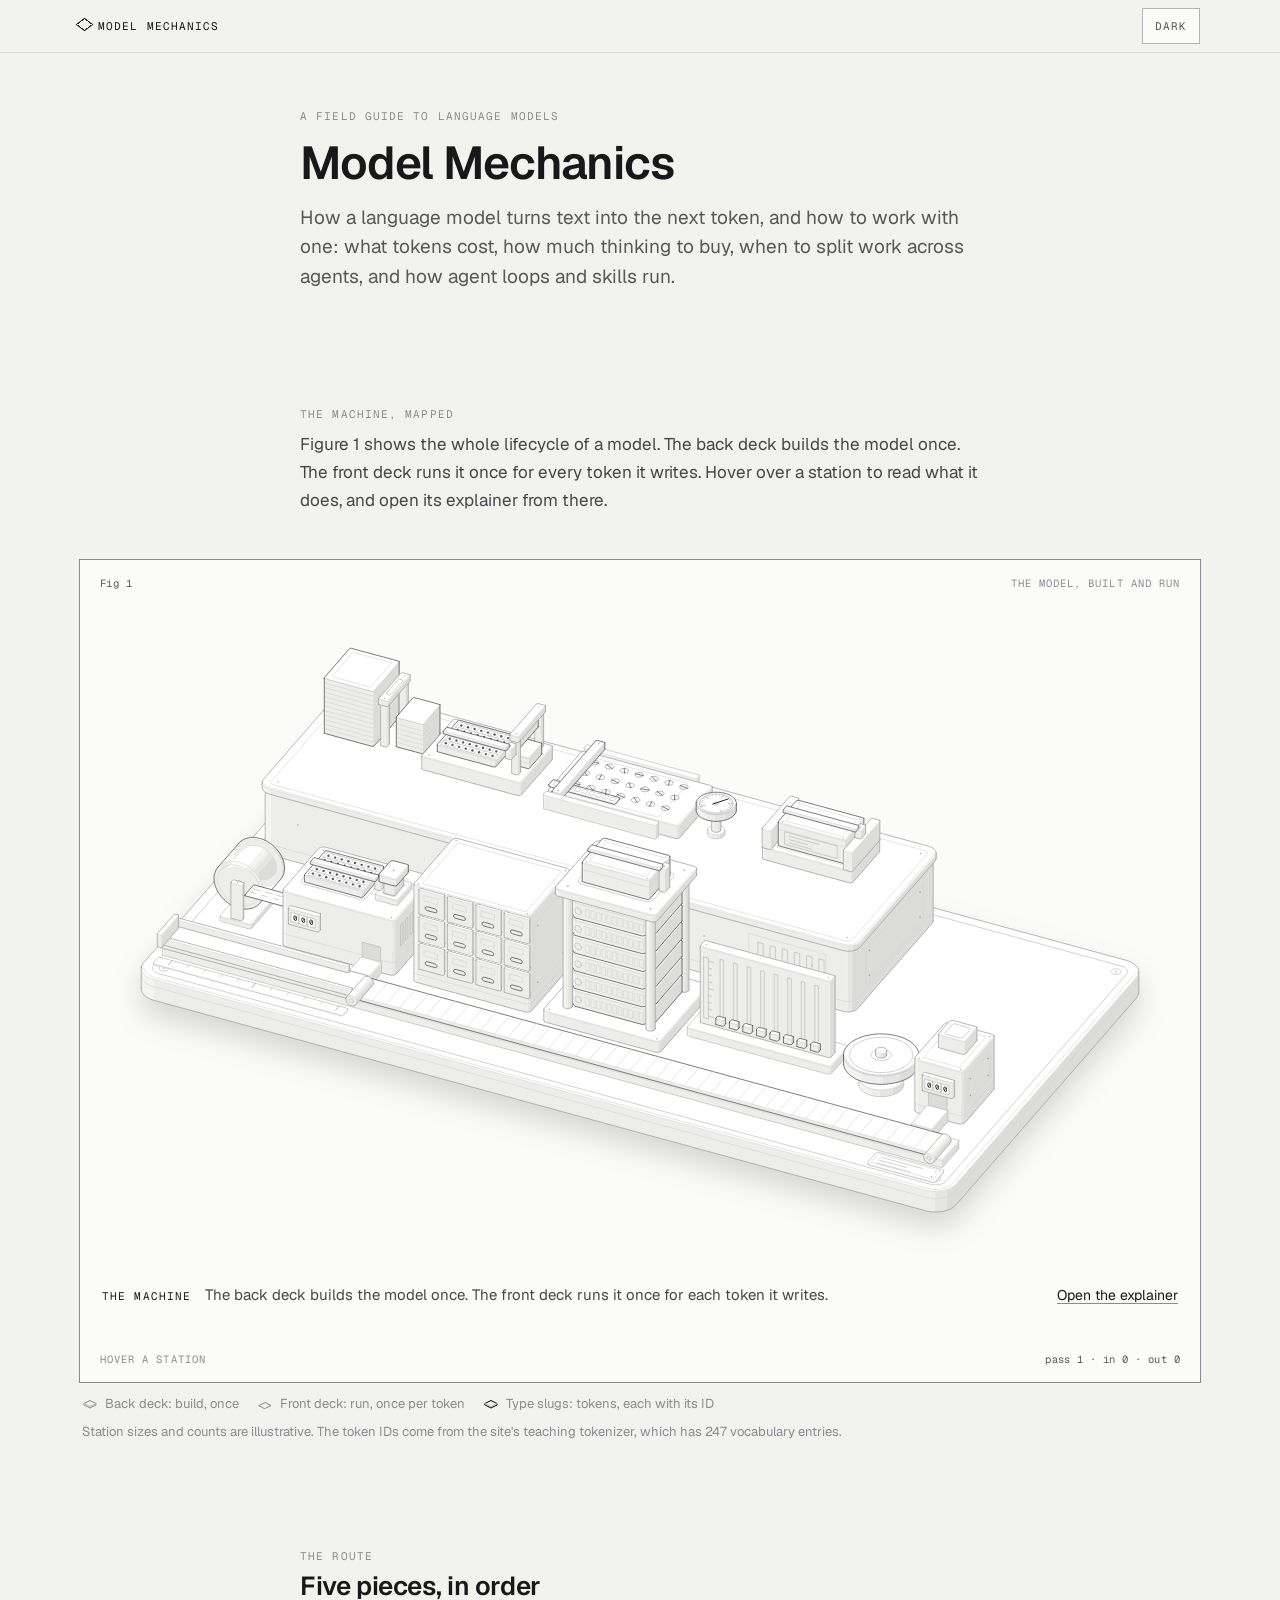
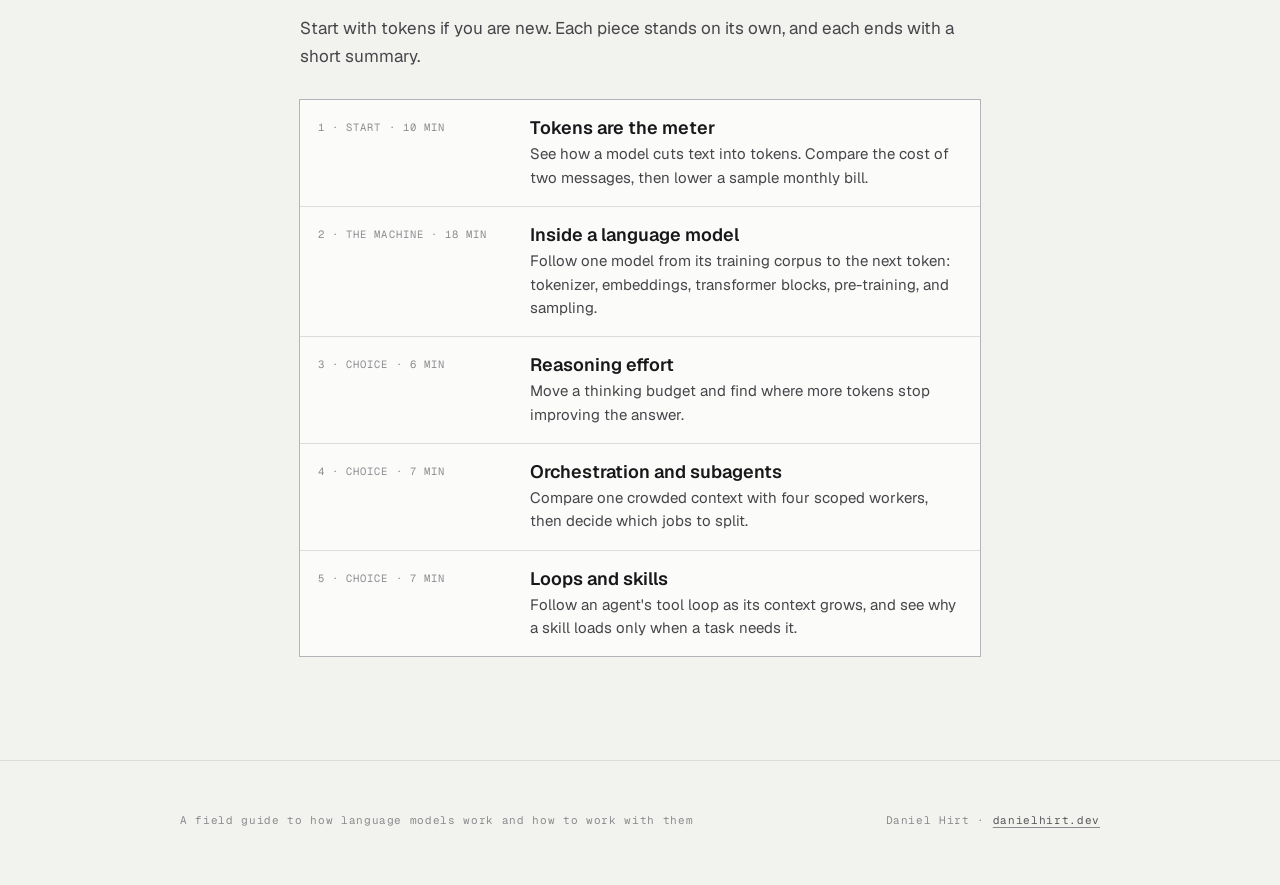
<file: index.html>
<!doctype html>
<html lang="en" class="iso" data-theme="light">
<head>
<meta charset="utf-8">
<meta name="viewport" content="width=device-width, initial-scale=1">
<title>Model Mechanics</title>
<meta name="description" content="A field guide to language models: a working model of the whole machine, a hands-on token exercise, and interactive explainers on transformers, reasoning effort, orchestration, and agent loops.">
<meta property="og:title" content="Model Mechanics">
<meta property="og:description" content="A field guide to language models: a working model of the whole machine, a hands-on token exercise, and interactive explainers on transformers, reasoning effort, orchestration, and agent loops.">
<meta name="theme-color" content="#f2f2ef" media="(prefers-color-scheme: light)">
<meta name="theme-color" content="#0b0b0b" media="(prefers-color-scheme: dark)">
<link rel="icon" href="data:image/svg+xml,%3Csvg%20xmlns%3D%22http%3A%2F%2Fwww.w3.org%2F2000%2Fsvg%22%20viewBox%3D%220%200%2032%2032%22%3E%3Crect%20width%3D%2232%22%20height%3D%2232%22%20fill%3D%22%23f2f2ef%22%2F%3E%3Cpath%20d%3D%22M16%204%2027%2010v12l-11%206-11-6V10z%22%20fill%3D%22%23fbfbfa%22%20stroke%3D%22%2318181a%22%20stroke-width%3D%221.6%22%20stroke-linejoin%3D%22round%22%2F%3E%3Cpath%20d%3D%22M5%2010l11%206%2011-6M16%2016v12%22%20fill%3D%22none%22%20stroke%3D%22%2318181a%22%20stroke-width%3D%221.6%22%20stroke-linejoin%3D%22round%22%2F%3E%3Cpath%20d%3D%22M16%2016%2027%2010v12l-11%206z%22%20fill%3D%22%23dcdcd9%22%2F%3E%3Cpath%20d%3D%22M16%2016%2027%2010v12l-11%206zM5%2010l11%206%2011-6M16%2016v12%22%20fill%3D%22none%22%20stroke%3D%22%2318181a%22%20stroke-width%3D%221.6%22%20stroke-linejoin%3D%22round%22%2F%3E%3C%2Fsvg%3E">
<link rel="preload" href="fonts/Geist-Variable.woff2" as="font" type="font/woff2" crossorigin>
<link rel="preload" href="fonts/GeistMono-Variable.woff2" as="font" type="font/woff2" crossorigin>
<script>(function(){var d=document.documentElement,t=null;try{t=localStorage.getItem("model-mechanics-theme")}catch(e){}if(t!=="light"&&t!=="dark")t=matchMedia("(prefers-color-scheme: dark)").matches?"dark":"light";d.setAttribute("data-theme",t)})();</script>
<style>
.iso{
  --anatomy-page:#0b0b0b;--anatomy-card:#131313;--anatomy-text:#a3a3a3;--anatomy-strong:#e6e6e6;--anatomy-muted:#6e6e6e;
  --anatomy-paper:#131313;--anatomy-face:#1b1b1b;--anatomy-top:#1c1c1c;
  --anatomy-shade-0:#0f0f0f;--anatomy-shade-1:#121212;--anatomy-shade-2:#151515;--anatomy-shade-3:#181818;
  --anatomy-lit-top:#262626;--anatomy-lit-shade:#1d1d1d;
  --anatomy-hi:#d4d4d4;--anatomy-mid:#6a6a6a;--anatomy-lo:#3e3e3e;--anatomy-faint:#2a2a2a;--anatomy-lit:#ffffff;
  --anatomy-halo:#050505;--anatomy-halo-opacity:.9;--anatomy-dot:#e6e6e6;
  --anatomy-red:#ff6b6b;--anatomy-green:#6be0a0;--anatomy-blue:#6b9bff;
  --anatomy-weight:.6px;--anatomy-ease:cubic-bezier(.32,.72,0,1);
  --anatomy-mono:ui-monospace,"SF Mono",Menlo,Consolas,monospace;
  --anatomy-lift:inset 0 1px 0 0 #ffffff0a,inset 0 0 0 1px #ffffff06,0 0 0 1px #00000026,0 1px 1px -.5px #00000014,0 3px 3px -1.5px #00000014,0 6px 6px -3px #00000014,0 12px 12px -6px #00000014;
}
.iso[data-theme="light"]{
  --anatomy-page:#f2f2ef;--anatomy-card:#fbfbfa;--anatomy-text:#57575a;--anatomy-strong:#18181a;--anatomy-muted:#8c8c90;
  --anatomy-paper:#fbfbfa;--anatomy-face:#ffffff;--anatomy-top:#ffffff;
  --anatomy-shade-0:#dcdcd9;--anatomy-shade-1:#e5e5e2;--anatomy-shade-2:#ededea;--anatomy-shade-3:#f4f4f1;
  --anatomy-lit-top:#ffffff;--anatomy-lit-shade:#eeeeeb;
  --anatomy-hi:#26262a;--anatomy-mid:#8a8a8f;--anatomy-lo:#b4b4b8;--anatomy-faint:#d4d4d6;--anatomy-lit:#000000;
  --anatomy-halo:#8a8a80;--anatomy-halo-opacity:.32;--anatomy-dot:#3a3a3e;
  --anatomy-red:#e5484d;--anatomy-green:#30a46c;--anatomy-blue:#3e63dd;
  --anatomy-lift:inset 0 1px 0 0 #ffffff,0 0 0 1px #0000000f,0 1px 1px -.5px #0000000a,0 3px 3px -1.5px #0000000a,0 6px 6px -3px #0000000a,0 12px 12px -6px #0000000a;
}
.iso-svg{display:block;width:100%;height:auto;overflow:visible}
.iso-svg path,.iso-svg circle{vector-effect:non-scaling-stroke}
.iso-fill{fill:var(--anatomy-paper);stroke:none}
.iso-solid[data-lit]>.iso-fill{fill:var(--anatomy-face)}
.iso-shade,.iso-top{stroke:none}
.iso-shade[data-shade="0"]{fill:var(--anatomy-shade-0)}
.iso-shade[data-shade="1"]{fill:var(--anatomy-shade-1)}
.iso-shade[data-shade="2"]{fill:var(--anatomy-shade-2)}
.iso-shade[data-shade="3"]{fill:var(--anatomy-shade-3)}
.iso-top{fill:var(--anatomy-top)}
.iso-solid[data-lit]>.iso-top{fill:var(--anatomy-lit-top)}
.iso-solid[data-lit]>.iso-shade{fill:var(--anatomy-lit-shade)}
.iso-solid[data-seamless]>.iso-shade,.iso-solid[data-seamless]>.iso-top{stroke-width:.4;stroke-linejoin:round}
.iso-solid[data-seamless]>.iso-shade[data-shade="0"]{stroke:var(--anatomy-shade-0)}
.iso-solid[data-seamless]>.iso-shade[data-shade="1"]{stroke:var(--anatomy-shade-1)}
.iso-solid[data-seamless]>.iso-shade[data-shade="2"]{stroke:var(--anatomy-shade-2)}
.iso-solid[data-seamless]>.iso-shade[data-shade="3"]{stroke:var(--anatomy-shade-3)}
.iso-solid[data-seamless]>.iso-top{stroke:var(--anatomy-top)}
.iso-solid[data-seamless][data-lit]>.iso-top{stroke:var(--anatomy-lit-top)}
.iso-solid[data-seamless][data-lit]>.iso-shade{stroke:var(--anatomy-lit-shade)}
.iso-solid[data-lit]>.iso-edge{stroke:var(--anatomy-lit)}
.iso-halo{fill:var(--anatomy-halo);stroke:none;filter:blur(9px);opacity:var(--anatomy-halo-opacity);transform:translateY(3px)}
.iso-line{fill:none;stroke:var(--anatomy-lo);stroke-width:var(--anatomy-weight);stroke-linecap:round;stroke-linejoin:round}
.iso-line[data-tone="hi"]{stroke:var(--anatomy-hi)}
.iso-line[data-tone="mid"]{stroke:var(--anatomy-mid)}
.iso-line[data-tone="lo"]{stroke:var(--anatomy-lo)}
.iso-line[data-tone="faint"]{stroke:var(--anatomy-faint)}
.iso-line[data-tone="lit"]{stroke:var(--anatomy-lit)}
.iso-line[data-tone="red"]{stroke:var(--anatomy-red)}
.iso-line[data-tone="green"]{stroke:var(--anatomy-green)}
.iso-line[data-tone="blue"]{stroke:var(--anatomy-blue)}
.iso-line[data-dotted]{stroke-dasharray:.01 3.5;stroke-width:1}
.iso-line[data-dashed]{stroke-dasharray:3 3}
.iso-line[data-flow]{stroke-dasharray:2 6}
.iso-wire-end{fill:var(--anatomy-paper);stroke:var(--anatomy-lo);stroke-width:var(--anatomy-weight)}
.iso-wire[data-tone="hi"] .iso-wire-end{stroke:var(--anatomy-hi)}
.iso-wire[data-tone="mid"] .iso-wire-end{stroke:var(--anatomy-mid)}
.iso-wire[data-tone="faint"] .iso-wire-end{stroke:var(--anatomy-faint)}
.iso-wire[data-tone="lit"] .iso-wire-end{stroke:var(--anatomy-lit)}
.iso-dots circle{fill:var(--anatomy-dot);stroke:none;opacity:.32}
.iso-dots[data-tone="hi"] circle{opacity:.85}
.iso-dots[data-tone="mid"] circle{opacity:.45}
.iso-dots[data-tone="lo"] circle{opacity:.22}
.iso-dots[data-tone="faint"] circle{opacity:.12}
.iso-face-text{fill:var(--anatomy-mid);font-family:var(--anatomy-mono);letter-spacing:.04em}
.iso-face-text[data-tone="hi"]{fill:var(--anatomy-hi)}
.iso-face-text[data-tone="lo"]{fill:var(--anatomy-lo)}
.iso-face-text[data-tone="faint"]{fill:var(--anatomy-faint)}
.tb-body{fill:var(--anatomy-shade-2);stroke:none}
.tb-shine{fill:var(--anatomy-top);stroke:none}
.tb-shade{fill:var(--anatomy-shade-0);stroke:none}
.tb-ring{fill:none;stroke:var(--anatomy-lo);stroke-width:.45;stroke-linecap:butt;stroke-linejoin:round}
.tb-ring[data-tone="mid"]{stroke:var(--anatomy-mid)}
.tb-ring[data-tone="faint"]{stroke:var(--anatomy-faint)}
.tb-ring[data-tone="hi"]{stroke:var(--anatomy-hi)}
@keyframes iso-flow{to{stroke-dashoffset:-32}}
@keyframes iso-pulse{0%,100%{opacity:.18}12%{opacity:1}40%{opacity:.18}}
.iso-line[data-flow]{animation:iso-flow 1600ms linear infinite}
.iso-dots circle[data-pulse]{animation:iso-pulse 1600ms steps(1,end) infinite;animation-delay:var(--pulse-at,0ms)}
.iso-figure{margin:32px 0 36px}
.iso-plate{position:relative;padding:52px 24px;border-radius:0;background:var(--anatomy-card);box-shadow:0 0 0 1px var(--anatomy-mid);--anatomy-paper:var(--anatomy-card)}
.iso-plate-corners{position:absolute;inset:18px 20px;pointer-events:none}
.iso-plate-corner{position:absolute;color:var(--anatomy-muted);font-family:var(--anatomy-mono);font-size:10.5px;line-height:1;letter-spacing:.04em;white-space:nowrap}
.iso-plate-corner[data-corner="fig"]{top:0;left:0;color:var(--anatomy-text)}
.iso-plate-corner[data-corner="title"]{top:0;right:0;text-transform:uppercase;letter-spacing:.1em}
.iso-plate-corner[data-corner="hint"]{bottom:0;left:0;text-transform:uppercase;letter-spacing:.1em}
.iso-plate-corner[data-corner="readout"]{right:0;bottom:0;color:var(--anatomy-text);font-variant-numeric:tabular-nums}
.iso-plate .iso-svg{margin:0 auto}
.iso-legend{display:grid;gap:8px;margin-top:12px;color:var(--anatomy-muted);font-size:13px;line-height:1.55}
.iso-keys{display:flex;flex-wrap:wrap;gap:6px 18px}
.iso-key{display:inline-flex;align-items:center;gap:7px}
.iso-swatch{width:16px;height:10px;flex:none;overflow:visible}
.iso-swatch path{fill:none;stroke:var(--anatomy-hi);stroke-width:1;vector-effect:non-scaling-stroke;stroke-linejoin:round;stroke-linecap:round}
.iso-swatch[data-mark="raised"] path,.iso-swatch[data-mark="flat"] path{stroke:var(--anatomy-mid)}
.iso-swatch[data-mark="lit"] path{stroke:var(--anatomy-lit)}
.iso-swatch[data-mark="dim"] path{stroke:var(--anatomy-lo)}
.iso-swatch[data-mark="dotted"] path{stroke-dasharray:.01 3;stroke-width:1.4}
.iso-swatch[data-mark="dashed"] path{stroke-dasharray:3 2.5}
.iso-swatch[data-mark="red"] path{stroke:var(--anatomy-red)}
.iso-swatch[data-mark="green"] path{stroke:var(--anatomy-green)}
.iso-swatch[data-mark="blue"] path{stroke:var(--anatomy-blue)}
.iso-swatch-crease{stroke:var(--anatomy-lo)!important}
@media (max-width:560px){.iso-plate{padding:48px 12px 70px}.iso-plate-corner[data-corner="hint"]{bottom:18px}}
@media (prefers-reduced-motion:reduce){.iso-line[data-flow],.iso-dots circle[data-pulse]{animation:none}}

/* Model Mechanics site styles. Layered on ISO_CSS: every colour reads an --anatomy-* token,
   so the page, the cards and the figures switch theme together. */
@font-face{font-family:"Geist";src:url("fonts/Geist-Variable.woff2") format("woff2");font-weight:100 900;font-style:normal;font-display:swap}
@font-face{font-family:"Geist";src:url("fonts/Geist-VariableItalic.woff2") format("woff2");font-weight:100 900;font-style:italic;font-display:swap}
@font-face{font-family:"Geist Mono";src:url("fonts/GeistMono-Variable.woff2") format("woff2");font-weight:100 900;font-style:normal;font-display:swap}

.iso{
  --anatomy-mono:"Geist Mono",ui-monospace,"SF Mono",Menlo,Consolas,monospace;
  --site-sans:"Geist",ui-sans-serif,system-ui,-apple-system,"Segoe UI",sans-serif;
  --site-text:#b4b4b4;--site-rule:#262626;--site-rule-strong:#3e3e3e;--site-wash:#161616;--site-mark:#2a2a2a;
  --site-text-width:680px;--site-wide-width:920px;--site-hero-width:1120px;
}
.iso[data-theme="light"]{
  --site-text:#46464a;--site-rule:#dcdcda;--site-rule-strong:#b4b4b8;--site-wash:#f7f7f5;--site-mark:#e4e4e1;
}
html{color-scheme:dark}
html[data-theme="light"]{color-scheme:light}
*{box-sizing:border-box}
html,body{margin:0}
body{min-width:320px;background:var(--anatomy-page);color:var(--site-text);font:17px/1.65 var(--site-sans);-webkit-font-smoothing:antialiased;text-rendering:optimizeLegibility}
::selection{background:var(--anatomy-strong);color:var(--anatomy-page)}
a{color:var(--anatomy-strong);text-decoration:underline;text-decoration-color:var(--anatomy-mid);text-decoration-thickness:1px;text-underline-offset:3px}
a:hover{text-decoration-color:var(--anatomy-strong)}
:focus-visible{outline:1px solid var(--anatomy-muted);outline-offset:4px}
.skip{position:absolute;left:16px;top:-48px;z-index:10;padding:6px 10px;background:var(--anatomy-card);box-shadow:0 0 0 1px var(--anatomy-mid);font:11px/1.2 var(--anatomy-mono);letter-spacing:.08em;text-transform:uppercase}
.skip:focus{top:12px}
.label,.kicker{font-family:var(--anatomy-mono);font-size:11px;line-height:1.3;letter-spacing:.1em;text-transform:uppercase;color:var(--anatomy-muted)}

/* Mast */
.mast{border-bottom:1px solid var(--site-rule);background:var(--anatomy-page)}
.mast-inner{display:flex;align-items:center;gap:18px;width:min(var(--site-hero-width),100% - 32px);min-height:52px;margin:0 auto;font-family:var(--anatomy-mono);font-size:11px;letter-spacing:.1em;text-transform:uppercase}
.mast-brand{color:var(--anatomy-strong);text-decoration:none;white-space:nowrap}
.mast-brand::before{content:"";display:inline-block;width:9px;height:9px;margin-right:9px;box-shadow:0 0 0 1px var(--anatomy-strong);transform:translateY(-1px) rotate(45deg) skew(-8deg,-8deg)}
.mast-crumb{color:var(--anatomy-muted);white-space:nowrap;overflow:hidden;text-overflow:ellipsis;min-width:0}
.mast-theme{margin-left:auto}

/* Buttons and inputs, shared by the mast, figures and exercises */
.btn{display:inline-flex;align-items:center;justify-content:center;gap:8px;min-height:36px;padding:0 13px;border:0;border-radius:0;background:var(--anatomy-card);box-shadow:inset 0 0 0 1px var(--site-rule-strong);color:var(--anatomy-text);font:11px/1 var(--anatomy-mono);letter-spacing:.08em;text-transform:uppercase;cursor:pointer;touch-action:manipulation;transition:box-shadow .16s,color .16s,background .16s}
.btn:hover{box-shadow:inset 0 0 0 1px var(--anatomy-mid);color:var(--anatomy-strong)}
.btn[aria-pressed="true"],.btn[data-on]{box-shadow:inset 0 0 0 1px var(--anatomy-strong);color:var(--anatomy-strong);background:var(--anatomy-face)}
.btn[aria-pressed="true"]::before,.btn[data-on]::before{content:"";width:5px;height:5px;background:var(--anatomy-strong)}
.btn:disabled{opacity:.45;cursor:default}
.btn-primary{background:var(--anatomy-strong);color:var(--anatomy-page);box-shadow:none}
.btn-primary:hover{color:var(--anatomy-page);box-shadow:inset 0 0 0 1px var(--anatomy-strong);background:var(--anatomy-hi)}
.field{display:block;width:100%;min-height:42px;padding:9px 12px;border:0;border-radius:0;background:var(--anatomy-card);box-shadow:inset 0 0 0 1px var(--site-rule-strong);color:var(--anatomy-strong);font:15px/1.4 var(--anatomy-mono)}
.field:focus{outline:none;box-shadow:inset 0 0 0 1px var(--anatomy-strong)}
textarea.field{resize:vertical;min-height:84px}
.range{-webkit-appearance:none;appearance:none;width:100%;height:28px;margin:0;background:transparent;cursor:pointer;touch-action:pan-y}
.range:focus{outline:none}
.range::-webkit-slider-runnable-track{height:1px;background:var(--anatomy-mid)}
.range::-moz-range-track{height:1px;background:var(--anatomy-mid)}
.range::-webkit-slider-thumb{-webkit-appearance:none;width:13px;height:13px;margin-top:-6px;border:0;border-radius:0;background:var(--anatomy-card);box-shadow:inset 0 0 0 1px var(--anatomy-strong),0 0 0 3px var(--anatomy-card)}
.range::-moz-range-thumb{width:13px;height:13px;border:0;border-radius:0;background:var(--anatomy-card);box-shadow:inset 0 0 0 1px var(--anatomy-strong),0 0 0 3px var(--anatomy-card)}
.range:focus-visible::-webkit-slider-thumb{background:var(--anatomy-strong)}
.range:focus-visible::-moz-range-thumb{background:var(--anatomy-strong)}

/* Page grid: text column, wide column for figures, hero column for the map */
.page{display:grid;grid-template-columns:[full-start] minmax(16px,1fr) [hero-start] minmax(0,calc((var(--site-hero-width) - var(--site-wide-width)) / 2)) [wide-start] minmax(0,calc((var(--site-wide-width) - var(--site-text-width)) / 2)) [text-start] min(var(--site-text-width),100% - 32px) [text-end] minmax(0,calc((var(--site-wide-width) - var(--site-text-width)) / 2)) [wide-end] minmax(0,calc((var(--site-hero-width) - var(--site-wide-width)) / 2)) [hero-end] minmax(16px,1fr) [full-end];padding:56px 0 24px}
.page>*{grid-column:text}
.page>.wide,.page>.iso-figure{grid-column:wide}
.page>.hero{grid-column:hero}
.page>.full{grid-column:full}

/* Intro */
.intro{margin-bottom:28px}
.intro h1{margin:14px 0 14px;color:var(--anatomy-strong);font-size:clamp(34px,5.4vw,46px);line-height:1.08;font-weight:600;letter-spacing:-.025em;text-wrap:balance}
.standfirst{margin:0;color:var(--anatomy-text);font-size:19px;line-height:1.55;text-wrap:pretty}
.spec{display:grid;grid-template-columns:repeat(3,minmax(0,1fr));margin:30px 0 0;background:var(--anatomy-card);box-shadow:0 0 0 1px var(--site-rule-strong)}
.spec>div{padding:14px 16px 15px;border-left:1px solid var(--site-rule)}
.spec>div:first-child{border-left:0}
.spec dt{font-family:var(--anatomy-mono);font-size:10.5px;letter-spacing:.1em;text-transform:uppercase;color:var(--anatomy-muted)}
.spec dd{margin:5px 0 0;color:var(--anatomy-strong);font-size:15px;line-height:1.4}

/* Prose */
.page h2{margin:56px 0 12px;color:var(--anatomy-strong);font-size:26px;line-height:1.2;font-weight:600;letter-spacing:-.015em;text-wrap:balance;scroll-margin-top:24px}
.page h3{margin:30px 0 6px;color:var(--anatomy-strong);font-size:18px;line-height:1.3;font-weight:600;letter-spacing:-.005em}
.page p{margin:0 0 16px;text-wrap:pretty}
.page ul,.page ol{margin:0 0 18px;padding-left:22px}
.page li{margin:0 0 7px;padding-left:4px}
.page li::marker{color:var(--anatomy-muted);font-family:var(--anatomy-mono);font-size:.82em}
.page strong{color:var(--anatomy-strong);font-weight:600}
.page code,.page kbd{padding:1px 5px;background:var(--site-mark);color:var(--anatomy-strong);font:.84em/1 var(--anatomy-mono)}
.page sub,.page sup{font-size:.72em;line-height:0}
.page .section-label{margin:72px 0 8px}
.page .section-label+h2{margin-top:0}
.page .steps{display:grid;grid-template-columns:repeat(4,minmax(0,1fr));gap:1px;margin:26px 0 14px;padding:0;list-style:none;background:var(--site-rule);box-shadow:0 0 0 1px var(--site-rule-strong)}
.page .steps li{margin:0;padding:0;background:var(--anatomy-card)}
.page .steps a{display:block;height:100%;padding:11px 13px 12px;color:var(--anatomy-strong);text-decoration:none;font-size:14.5px;line-height:1.4}
.page .steps a:hover{background:var(--anatomy-face)}
.page .steps b{display:block;margin-bottom:4px;font:10.5px/1.2 var(--anatomy-mono);letter-spacing:.1em;text-transform:uppercase;color:var(--anatomy-muted);font-weight:400}
.one-line{margin:0 0 18px;padding:12px 16px;background:var(--anatomy-card);box-shadow:inset 2px 0 0 var(--anatomy-strong),0 0 0 1px var(--site-rule);color:var(--anatomy-strong);font-size:16px;line-height:1.55}
.one-line .label{display:block;margin-bottom:3px}

/* Notes, recall and asides */
.note{margin:6px 0 22px;padding:14px 16px 15px;background:var(--anatomy-card);box-shadow:0 0 0 1px var(--site-rule-strong);font-size:15.5px;line-height:1.6}
.note .label{display:block;margin-bottom:5px;color:var(--anatomy-strong)}
.note p:last-child{margin-bottom:0}
.recall{margin:48px 0 8px;padding:18px 20px 6px;background:var(--anatomy-card);box-shadow:0 0 0 1px var(--anatomy-mid)}
.recall .label{display:block;margin-bottom:10px;color:var(--anatomy-strong)}
.recall h2{margin:0 0 10px;font-size:20px}
.recall ul{padding-left:20px}
.fine{color:var(--anatomy-muted);font-size:14.5px;line-height:1.6}

/* Try lines: the action and time before a figure */
.try{display:grid;grid-template-columns:auto 1fr;gap:4px 14px;align-items:baseline;margin:26px 0 -14px;padding:0 0 12px;border-bottom:1px solid var(--site-rule)}
.try .label{color:var(--anatomy-strong);white-space:nowrap}
.try p{margin:0;font-size:15.5px;line-height:1.55}

/* Figures: plates from the kit, with controls inside the card */
.page>.iso-figure{margin:30px 0 34px}
.iso-figure .iso-legend{padding:0 2px}
.iso-caption{color:var(--anatomy-muted)}
.iso-plate{padding:46px 22px 50px}
.iso-stage{position:relative;touch-action:pan-y;outline:none}
.iso-stage:focus-visible{outline:1px solid var(--anatomy-muted);outline-offset:6px}
.fig-controls{display:flex;flex-wrap:wrap;align-items:center;gap:8px;margin:14px 0 0}
.fig-controls .label{margin-right:4px}
.fig-controls .spacer{flex:1}
.fig-row{display:grid;grid-template-columns:auto 1fr auto;align-items:center;gap:12px;margin:12px 0 0}
.fig-row output{font:12px/1 var(--anatomy-mono);color:var(--anatomy-strong);font-variant-numeric:tabular-nums;min-width:8ch;text-align:right}
.fig-meter{display:grid;grid-template-columns:repeat(auto-fit,minmax(120px,1fr));gap:1px;margin:14px 0 0;background:var(--site-rule);box-shadow:0 0 0 1px var(--site-rule)}
.fig-meter>div{padding:9px 12px 10px;background:var(--anatomy-card)}
.fig-meter dt{font:10px/1.3 var(--anatomy-mono);letter-spacing:.1em;text-transform:uppercase;color:var(--anatomy-muted)}
.fig-meter dd{margin:3px 0 0;color:var(--anatomy-strong);font:15px/1.3 var(--anatomy-mono);font-variant-numeric:tabular-nums}
.fig-status{margin:12px 0 0;min-height:3.1em;color:var(--anatomy-strong);font-size:15px;line-height:1.55;text-wrap:pretty}
.sr-only{position:absolute;width:1px;height:1px;margin:-1px;padding:0;overflow:hidden;clip:rect(0 0 0 0);white-space:nowrap;border:0}

/* Formula and detail disclosures */
details.more{margin:4px 0 20px;background:var(--anatomy-card);box-shadow:0 0 0 1px var(--site-rule)}
details.more>summary{display:flex;align-items:center;gap:10px;min-height:40px;padding:0 14px;list-style:none;cursor:pointer;font:11px/1.2 var(--anatomy-mono);letter-spacing:.08em;text-transform:uppercase;color:var(--anatomy-text)}
details.more>summary::-webkit-details-marker{display:none}
details.more>summary::before{content:"+";width:10px;color:var(--anatomy-strong);font-size:14px;letter-spacing:0}
details.more[open]>summary::before{content:"−"}
details.more>summary:hover{color:var(--anatomy-strong)}
details.more>.more-body{padding:4px 16px 4px;border-top:1px solid var(--site-rule)}
details.more .more-body>:first-child{margin-top:12px}
.formula{margin:10px 0 14px;padding:12px 14px;overflow-x:auto;background:var(--site-wash);box-shadow:inset 1px 0 0 var(--anatomy-mid);color:var(--anatomy-strong);font:15px/1.9 var(--anatomy-mono);white-space:nowrap}
.formula .label{display:block;margin-bottom:2px;white-space:normal}
pre.code{margin:10px 0 14px;padding:12px 14px;overflow-x:auto;background:var(--site-wash);box-shadow:inset 1px 0 0 var(--anatomy-mid);color:var(--anatomy-strong);font:13.5px/1.7 var(--anatomy-mono)}
pre.code .c{color:var(--anatomy-muted)}

/* Tables */
.table-wrap{margin:8px 0 22px;overflow-x:auto}
table{width:100%;border-collapse:collapse;font-size:15px;line-height:1.5}
caption{padding:0 0 8px;text-align:left;color:var(--anatomy-strong);font-weight:600}
th{padding:8px 12px 8px 0;border-bottom:1px solid var(--site-rule-strong);text-align:left;vertical-align:bottom;font:10.5px/1.3 var(--anatomy-mono);letter-spacing:.1em;text-transform:uppercase;color:var(--anatomy-muted);font-weight:400}
td{padding:10px 12px 10px 0;border-bottom:1px solid var(--site-rule);vertical-align:top}
td:first-child{color:var(--anatomy-strong);font-family:var(--anatomy-mono);font-size:13.5px;white-space:nowrap}

/* Decision rounds */
.rounds{margin:30px 0 34px;padding:46px 22px 22px;position:relative;background:var(--anatomy-card);box-shadow:0 0 0 1px var(--anatomy-mid)}
.rounds-head{position:absolute;inset:18px 20px auto;display:flex;justify-content:space-between;gap:12px;font:10.5px/1 var(--anatomy-mono);letter-spacing:.1em;text-transform:uppercase;color:var(--anatomy-muted)}
.rounds-head span:first-child{color:var(--anatomy-text);letter-spacing:.04em;text-transform:none}
.rounds-q{margin:6px 0 16px;color:var(--anatomy-strong);font-size:19px;line-height:1.45}
.rounds-choices{display:grid;grid-template-columns:repeat(auto-fit,minmax(200px,1fr));gap:8px}
.rounds-choices .btn{min-height:46px;justify-content:flex-start;padding:0 14px;text-align:left}
.rounds-reveal{margin:16px 0 0;padding:12px 14px;background:var(--site-wash);box-shadow:inset 2px 0 0 var(--anatomy-strong);font-size:15.5px;line-height:1.6}
.rounds-reveal strong{display:block;margin-bottom:2px}
.rounds-foot{display:flex;flex-wrap:wrap;justify-content:space-between;align-items:center;gap:10px;margin-top:16px}
.rounds-score{font:11px/1 var(--anatomy-mono);letter-spacing:.08em;text-transform:uppercase;color:var(--anatomy-muted)}

/* Patterns grid */
.grid-2{display:grid;grid-template-columns:repeat(2,minmax(0,1fr));gap:1px;margin:10px 0 22px;background:var(--site-rule);box-shadow:0 0 0 1px var(--site-rule)}
.grid-2>div{padding:14px 16px 4px;background:var(--anatomy-card)}
.grid-2 h3{margin:0 0 6px;font-size:16px}
.grid-2 p{font-size:15.5px}

/* Landing route */
.page .route-list{display:grid;gap:1px;margin:14px 0 8px;padding:0;list-style:none;background:var(--site-rule);box-shadow:0 0 0 1px var(--site-rule-strong)}
.page .route-list li{margin:0;padding:0;background:var(--anatomy-card)}
.page .route-list a{display:grid;grid-template-columns:190px 1fr;gap:2px 22px;padding:16px 18px 17px;color:var(--site-text);text-decoration:none}
.page .route-list a:hover{background:var(--anatomy-face)}
.page .route-list b{grid-row:span 2;padding-top:4px;font:10.5px/1.4 var(--anatomy-mono);letter-spacing:.1em;text-transform:uppercase;color:var(--anatomy-muted);font-weight:400}
.page .route-list strong{color:var(--anatomy-strong);font-size:18px;line-height:1.35}
.page .route-list span{font-size:15px;line-height:1.55}
@media (max-width:640px){.page .route-list a{grid-template-columns:1fr}.page .route-list b{grid-row:auto;padding:0}}

/* References */
.page .refs{margin:0;padding:0;list-style:none}
.page .refs li{display:grid;grid-template-columns:minmax(0,1fr);gap:2px;margin:0;padding:11px 0 12px;border-top:1px solid var(--site-rule)}
.page .refs li::marker{content:none}
.page .refs span{color:var(--anatomy-muted);font-size:14.5px;line-height:1.5}

/* Footer route */
.foot{margin-top:72px;border-top:1px solid var(--site-rule)}
.foot-inner{width:min(var(--site-wide-width),100% - 32px);margin:0 auto;padding:30px 0 56px}
.foot .label{display:block;margin-bottom:12px}
.route{display:grid;grid-template-columns:repeat(5,minmax(0,1fr));gap:1px;margin:0;padding:0;list-style:none;background:var(--site-rule);box-shadow:0 0 0 1px var(--site-rule)}
.route li{margin:0;padding:0;background:var(--anatomy-card)}
.route a,.route span{display:block;height:100%;padding:12px 14px 14px;text-decoration:none;color:var(--anatomy-text);font-size:14px;line-height:1.4}
.route b{display:block;margin-bottom:4px;font:10.5px/1.2 var(--anatomy-mono);letter-spacing:.1em;text-transform:uppercase;color:var(--anatomy-muted);font-weight:400}
.route a:hover{background:var(--anatomy-face);color:var(--anatomy-strong)}
.route [aria-current="page"]{background:var(--site-wash);color:var(--anatomy-strong)}
.route [aria-current="page"] b{color:var(--anatomy-strong)}
.foot-meta{display:flex;flex-wrap:wrap;justify-content:space-between;gap:10px;margin-top:22px;font:11px/1.4 var(--anatomy-mono);letter-spacing:.06em;color:var(--anatomy-muted)}
.foot-meta a{color:var(--anatomy-text)}

@media (max-width:760px){
  body{font-size:16.5px}
  .page{padding-top:40px}
  .spec{grid-template-columns:1fr}
  .spec>div{border-left:0;border-top:1px solid var(--site-rule)}
  .spec>div:first-child{border-top:0}
  .route{grid-template-columns:1fr}
  .page .steps{grid-template-columns:repeat(2,minmax(0,1fr))}
  .grid-2{grid-template-columns:1fr}
  .mast-crumb{display:none}
  .try{grid-template-columns:1fr}
}
@media (max-width:560px){
  .iso-plate{padding:42px 10px 64px}
  .rounds{padding:44px 14px 18px}
}
@media (prefers-reduced-motion:reduce){*{scroll-behavior:auto!important}.btn{transition:none}}


[data-fig="machine-map"] .iso-stage{--mx-hi:var(--anatomy-hi);--mx-mid:var(--anatomy-mid);--mx-lo:var(--anatomy-lo);--mx-faint:var(--anatomy-faint);--mx-lit:var(--anatomy-lit);--mx-s3:var(--anatomy-shade-3);--mx-top:var(--anatomy-top)}
[data-fig="machine-map"] [data-dim]{--anatomy-hi:var(--mx-mid);--anatomy-mid:var(--mx-lo);--anatomy-lo:var(--mx-faint);--anatomy-lit:var(--mx-mid);--anatomy-dot:var(--mx-lo)}
[data-fig="machine-map"] [data-dim="2"]{--anatomy-hi:var(--mx-lo);--anatomy-mid:var(--mx-faint);--anatomy-lo:var(--mx-faint);--anatomy-lit:var(--mx-lo)}
[data-fig="machine-map"] [data-on]{--anatomy-hi:var(--mx-lit);--anatomy-mid:var(--mx-hi);--anatomy-lo:var(--mx-mid)}
[data-fig="machine-map"] .iso-line,[data-fig="machine-map"] .iso-edge{transition:stroke .3s var(--anatomy-ease)}
[data-fig="machine-map"] [data-station]{cursor:default}
[data-fig="machine-map"].mx-map [data-station]{cursor:pointer}
[data-fig="machine-map"] .mx-hole{fill:var(--anatomy-shade-0);stroke:none}
[data-fig="machine-map"] .mx-window{fill:var(--anatomy-paper);stroke:none}
[data-fig="machine-map"] .mx-digit{fill:var(--anatomy-hi);font-family:var(--anatomy-mono);font-weight:500}
[data-fig="machine-map"] .mx-card{fill:var(--anatomy-mid);stroke:none}
[data-fig="machine-map"] .mx-lamp{fill:var(--anatomy-lit);stroke:none}
[data-fig="machine-map"] .mx-ball{fill:var(--anatomy-shade-1);stroke:var(--anatomy-hi);stroke-width:.6px;vector-effect:non-scaling-stroke}
[data-fig="machine-map"] .mx-shine{fill:var(--anatomy-top);stroke:none}
[data-fig="machine-map"] .mx-slug>.iso-top{fill:var(--anatomy-lit)}
[data-fig="machine-map"] .mx-slug>.iso-shade{fill:var(--anatomy-hi)}
[data-fig="machine-map"] .mx-slug>.iso-fill{fill:var(--anatomy-hi)}
[data-fig="machine-map"] .mx-slug>.iso-edge{stroke:var(--anatomy-lit)}
[data-fig="machine-map"] .mx-slug>.iso-crease,[data-fig="machine-map"] .mx-slug>.iso-bevel{stroke:var(--anatomy-mid)}
[data-fig="machine-map"] .mx-id{fill:var(--anatomy-paper);font-family:var(--anatomy-mono);font-weight:600;letter-spacing:0}
[data-fig="machine-map"] .mx-note{display:grid;grid-template-columns:auto 1fr auto;gap:4px 14px;align-items:baseline;margin:14px 0 0;min-height:3.2em;font-size:15px;line-height:1.5}
[data-fig="machine-map"] .mx-note .label{color:var(--anatomy-strong);white-space:nowrap}
[data-fig="machine-map"] .mx-note a{white-space:nowrap;font-size:14px}
[data-fig="machine-map"] .mx-phase{margin-left:auto}
@media (max-width:640px){[data-fig="machine-map"] .mx-note{grid-template-columns:1fr}}
</style>
</head>
<body>
<a class="skip" href="#main">Skip to content</a>
<header class="mast"><div class="mast-inner"><a class="mast-brand" href="index.html">Model Mechanics</a><button class="btn mast-theme" type="button" data-theme-toggle>Theme</button></div></header>
<main id="main" class="page">
<header class="intro">
  <p class="kicker">A field guide to language models</p>
  <h1>Model Mechanics</h1>
  <p class="standfirst">How a language model turns text into the next token, and how to work with one: what tokens cost, how much thinking to buy, when to split work across agents, and how agent loops and skills run.</p>
</header>

<p class="label section-label">The machine, mapped</p>
<p>Figure 1 shows the whole lifecycle of a model. The back deck builds the model once. The front deck runs it once for every token it writes. Hover over a station to read what it does, and open its explainer from there.</p>
<figure class="iso-figure hero mx-map" data-fig="machine-map"><div class="iso-plate"><div class="iso-plate-corners" aria-hidden="true"><span class="iso-plate-corner" data-corner="fig">Fig 1</span><span class="iso-plate-corner" data-corner="title">The model, built and run</span><span class="iso-plate-corner" data-corner="hint">Hover a station</span><span class="iso-plate-corner" data-corner="readout" data-readout>pass 1 · in 0 · out 0</span></div><div class="iso-stage" tabindex="0" role="slider" aria-label="The machine, mapped. Arrow keys move between the eight stations. Enter opens the explainer for the station." aria-valuemin="1" aria-valuemax="8" aria-valuenow="1" aria-valuetext="No station chosen"><svg xmlns="http://www.w3.org/2000/svg" class="iso-svg" viewBox="0 0 680 420" role="img" aria-label="A workbench with two decks. On the raised back deck, the build line: a stack of corpus documents with a filter gate, a tokenizer that casts a type case, a training rig with a board of trim screws and a loss gauge, and a checkpoint cartridge in a cradle. On the front deck, the run line: a prompt tape feeds a tokenizer that cuts it into numbered type slugs, an embedding cabinet of drawers, a stack of six transformer units with a cache rack on each, a logits board of gauge columns, a sampler wheel and a caster. A conveyor carries each new slug back to the row of slugs that holds the context. A counter on the tokenizer counts input tokens and a counter on the caster counts output tokens."><defs><clipPath id="machine-map-exit"><path d="M123 260.4L164.7 212.5L176.1 215.6L176.1 225.4L134.4 273.2L123 270.1Z"/></clipPath><clipPath id="machine-map-outlet"><path d="M480.8 354L522.6 306.2L534 309.3L534 319L492.3 366.9L480.8 363.8Z"/></clipPath><clipPath id="machine-map-d0"><path d="M158.9 225.6L200.6 177.8L217.2 182.3L217.2 198.3L175.4 246.2L158.9 241.7Z"/></clipPath><clipPath id="machine-map-d1"><path d="M176.9 230.5L218.6 182.7L235.1 187.2L235.1 203.2L193.4 251.1L176.9 246.6Z"/></clipPath><clipPath id="machine-map-d2"><path d="M194.8 235.4L236.6 187.6L253.1 192.1L253.1 208.1L211.4 256L194.8 251.5Z"/></clipPath><clipPath id="machine-map-d3"><path d="M212.8 240.3L254.5 192.5L271.1 197L271.1 213.1L229.3 260.9L212.8 256.4Z"/></clipPath><clipPath id="machine-map-d4"><path d="M158.9 243L200.6 195.2L217.2 199.7L217.2 215.7L175.4 263.6L158.9 259Z"/></clipPath><clipPath id="machine-map-d5"><path d="M176.9 247.9L218.6 200.1L235.1 204.6L235.1 220.6L193.4 268.5L176.9 263.9Z"/></clipPath><clipPath id="machine-map-d6"><path d="M194.8 252.8L236.6 205L253.1 209.5L253.1 225.5L211.4 273.4L194.8 268.9Z"/></clipPath><clipPath id="machine-map-d7"><path d="M212.8 257.7L254.5 209.9L271.1 214.4L271.1 230.4L229.3 278.3L212.8 273.8Z"/></clipPath><clipPath id="machine-map-d8"><path d="M158.9 260.4L200.6 212.5L217.2 217L217.2 233.1L175.4 280.9L158.9 276.4Z"/></clipPath><clipPath id="machine-map-d9"><path d="M176.9 265.3L218.6 217.4L235.1 221.9L235.1 238L193.4 285.8L176.9 281.3Z"/></clipPath><clipPath id="machine-map-d10"><path d="M194.8 270.2L236.6 222.3L253.1 226.8L253.1 242.9L211.4 290.7L194.8 286.2Z"/></clipPath><clipPath id="machine-map-d11"><path d="M212.8 275.1L254.5 227.2L271.1 231.7L271.1 247.8L229.3 295.6L212.8 291.1Z"/></clipPath></defs><path class="iso-halo" d="M24.8 234.9L25.3 233.4L26.3 231.9L140.3 101.1L141.8 99.8L143.7 98.7L146 97.8L148.5 97.1L151.2 96.7L154 96.7L156.8 96.9L159.4 97.5L647.2 230.5L649.5 231.3L651.6 232.4L653.2 233.6L654.4 235.1L655.1 236.6L655.2 238.2L655.2 251.3L654.7 252.9L653.7 254.3L539.7 385.1L538.2 386.4L536.3 387.6L534 388.5L531.5 389.2L528.8 389.5L526 389.6L523.2 389.3L520.6 388.8L32.8 255.8L30.5 254.9L28.4 253.9L26.8 252.6L25.6 251.2L24.9 249.7L24.8 248.1Z"/><g class="iso-solid"><path class="iso-fill" d="M150.2 122.3L150.4 120.9L151.2 119.6L152.6 118.4L154.4 117.5L156.6 116.9L159.1 116.6L161.6 116.7L163.9 117.1L166 117.9L167.6 118.9L168.7 120.2L169.2 121.5L169.2 128.1L169.1 129.5L168.3 130.8L166.9 132L165.1 132.9L162.8 133.5L160.4 133.8L157.9 133.7L155.6 133.3L153.5 132.5L151.9 131.5L150.7 130.2L150.2 128.9Z"/><path class="iso-shade" data-shade="0" d="M168.3 130.8L166.9 132L166.9 125.4L168.3 124.2ZM166.9 132L165.1 132.9L165.1 126.3L166.9 125.4ZM169.2 128.1L169.1 129.5L169.1 122.9L169.2 121.5ZM169.1 129.5L168.3 130.8L168.3 124.2L169.1 122.9Z"/><path class="iso-shade" data-shade="1" d="M165.1 132.9L162.8 133.5L162.8 126.9L165.1 126.3ZM162.8 133.5L160.4 133.8L160.4 127.2L162.8 126.9Z"/><path class="iso-shade" data-shade="2" d="M160.4 133.8L157.9 133.7L157.9 127.1L160.4 127.2ZM157.9 133.7L155.6 133.3L155.6 126.7L157.9 127.1Z"/><path class="iso-shade" data-shade="3" d="M155.6 133.3L153.5 132.5L153.5 125.9L155.6 126.7ZM153.5 132.5L151.9 131.5L151.9 124.9L153.5 125.9ZM151.9 131.5L150.7 130.2L150.7 123.6L151.9 124.9ZM150.7 130.2L150.2 128.9L150.2 122.3L150.7 123.6Z"/><path class="iso-top" d="M168.3 124.2L166.9 125.4L165.1 126.3L162.8 126.9L160.4 127.2L157.9 127.1L155.6 126.7L153.5 125.9L151.9 124.9L150.7 123.6L150.2 122.3L150.4 120.9L151.2 119.6L152.6 118.4L154.4 117.5L156.6 116.9L159.1 116.6L161.6 116.7L163.9 117.1L166 117.9L167.6 118.9L168.7 120.2L169.2 121.5L169.1 122.9Z"/><path class="iso-line iso-crease" data-tone="faint" d="M169.2 121.5L169.1 122.9L168.3 124.2L166.9 125.4L165.1 126.3L162.8 126.9L160.4 127.2L157.9 127.1L155.6 126.7L153.5 125.9L151.9 124.9L150.7 123.6L150.2 122.3"/><path class="iso-line iso-bevel" data-tone="faint" d="M169.2 121.5L168.5 122.9L167.7 124.1L166.4 125.2L164.7 126L162.6 126.6L160.4 126.9L158 126.8L155.8 126.4L153.9 125.7L152.4 124.7L151.3 123.5L150.2 122.3"/><path class="iso-line iso-edge" data-tone="lo" d="M150.2 122.3L150.4 120.9L151.2 119.6L152.6 118.4L154.4 117.5L156.6 116.9L159.1 116.6L161.6 116.7L163.9 117.1L166 117.9L167.6 118.9L168.7 120.2L169.2 121.5M169.2 128.1L169.1 129.5L168.3 130.8L166.9 132L165.1 132.9L162.8 133.5L160.4 133.8L157.9 133.7L155.6 133.3L153.5 132.5L151.9 131.5L150.7 130.2L150.2 128.9M150.2 122.3L150.2 128.9M169.2 121.5L169.2 128.1"/></g><g class="iso-solid"><path class="iso-fill" d="M48.7 238.7L48.8 237.3L49.6 236L51 234.8L52.9 233.9L55.1 233.3L57.5 233L60 233.1L62.4 233.6L64.4 234.3L66.1 235.4L67.2 236.6L67.7 238L67.7 244.5L67.5 245.9L66.7 247.2L65.4 248.4L63.5 249.3L61.3 249.9L58.9 250.2L56.4 250.1L54 249.7L51.9 248.9L50.3 247.9L49.2 246.6L48.7 245.3Z"/><path class="iso-shade" data-shade="0" d="M66.7 247.2L65.4 248.4L65.4 241.8L66.7 240.7ZM65.4 248.4L63.5 249.3L63.5 242.7L65.4 241.8ZM67.7 244.5L67.5 245.9L67.5 239.4L67.7 238ZM67.5 245.9L66.7 247.2L66.7 240.7L67.5 239.4Z"/><path class="iso-shade" data-shade="1" d="M63.5 249.3L61.3 249.9L61.3 243.4L63.5 242.7ZM61.3 249.9L58.9 250.2L58.9 243.6L61.3 243.4Z"/><path class="iso-shade" data-shade="2" d="M58.9 250.2L56.4 250.1L56.4 243.6L58.9 243.6ZM56.4 250.1L54 249.7L54 243.1L56.4 243.6Z"/><path class="iso-shade" data-shade="3" d="M54 249.7L51.9 248.9L51.9 242.4L54 243.1ZM51.9 248.9L50.3 247.9L50.3 241.3L51.9 242.4ZM50.3 247.9L49.2 246.6L49.2 240.1L50.3 241.3ZM49.2 246.6L48.7 245.3L48.7 238.7L49.2 240.1Z"/><path class="iso-top" d="M66.7 240.7L65.4 241.8L63.5 242.7L61.3 243.4L58.9 243.6L56.4 243.6L54 243.1L51.9 242.4L50.3 241.3L49.2 240.1L48.7 238.7L48.8 237.3L49.6 236L51 234.8L52.9 233.9L55.1 233.3L57.5 233L60 233.1L62.4 233.6L64.4 234.3L66.1 235.4L67.2 236.6L67.7 238L67.5 239.4Z"/><path class="iso-line iso-crease" data-tone="faint" d="M67.7 238L67.5 239.4L66.7 240.7L65.4 241.8L63.5 242.7L61.3 243.4L58.9 243.6L56.4 243.6L54 243.1L51.9 242.4L50.3 241.3L49.2 240.1L48.7 238.7"/><path class="iso-line iso-bevel" data-tone="faint" d="M67.7 238L66.9 239.3L66.2 240.5L64.9 241.6L63.2 242.5L61.1 243L58.8 243.3L56.5 243.2L54.3 242.8L52.4 242.1L50.8 241.1L49.8 240L48.7 238.7"/><path class="iso-line iso-edge" data-tone="lo" d="M48.7 238.7L48.8 237.3L49.6 236L51 234.8L52.9 233.9L55.1 233.3L57.5 233L60 233.1L62.4 233.6L64.4 234.3L66.1 235.4L67.2 236.6L67.7 238M67.7 244.5L67.5 245.9L66.7 247.2L65.4 248.4L63.5 249.3L61.3 249.9L58.9 250.2L56.4 250.1L54 249.7L51.9 248.9L50.3 247.9L49.2 246.6L48.7 245.3M48.7 238.7L48.7 245.3M67.7 238L67.7 244.5"/></g><g class="iso-solid"><path class="iso-fill" d="M612.3 248.3L612.5 246.9L613.3 245.6L614.6 244.4L616.5 243.5L618.7 242.9L621.1 242.6L623.6 242.7L626 243.1L628.1 243.9L629.7 244.9L630.8 246.2L631.3 247.6L631.3 254.1L631.2 255.5L630.4 256.8L629 258L627.1 258.9L624.9 259.5L622.5 259.8L620 259.7L617.6 259.3L615.6 258.5L613.9 257.5L612.8 256.2L612.3 254.9Z"/><path class="iso-shade" data-shade="0" d="M630.4 256.8L629 258L629 251.4L630.4 250.3ZM629 258L627.1 258.9L627.1 252.3L629 251.4ZM631.3 254.1L631.2 255.5L631.2 248.9L631.3 247.6ZM631.2 255.5L630.4 256.8L630.4 250.3L631.2 248.9Z"/><path class="iso-shade" data-shade="1" d="M627.1 258.9L624.9 259.5L624.9 253L627.1 252.3ZM624.9 259.5L622.5 259.8L622.5 253.2L624.9 253Z"/><path class="iso-shade" data-shade="2" d="M622.5 259.8L620 259.7L620 253.2L622.5 253.2ZM620 259.7L617.6 259.3L617.6 252.7L620 253.2Z"/><path class="iso-shade" data-shade="3" d="M617.6 259.3L615.6 258.5L615.6 251.9L617.6 252.7ZM615.6 258.5L613.9 257.5L613.9 250.9L615.6 251.9ZM613.9 257.5L612.8 256.2L612.8 249.7L613.9 250.9ZM612.8 256.2L612.3 254.9L612.3 248.3L612.8 249.7Z"/><path class="iso-top" d="M630.4 250.3L629 251.4L627.1 252.3L624.9 253L622.5 253.2L620 253.2L617.6 252.7L615.6 251.9L613.9 250.9L612.8 249.7L612.3 248.3L612.5 246.9L613.3 245.6L614.6 244.4L616.5 243.5L618.7 242.9L621.1 242.6L623.6 242.7L626 243.1L628.1 243.9L629.7 244.9L630.8 246.2L631.3 247.6L631.2 248.9Z"/><path class="iso-line iso-crease" data-tone="faint" d="M631.3 247.6L631.2 248.9L630.4 250.3L629 251.4L627.1 252.3L624.9 253L622.5 253.2L620 253.2L617.6 252.7L615.6 251.9L613.9 250.9L612.8 249.7L612.3 248.3"/><path class="iso-line iso-bevel" data-tone="faint" d="M631.3 247.6L630.5 248.9L629.8 250.1L628.5 251.2L626.8 252L624.7 252.6L622.4 252.9L620.1 252.8L617.9 252.4L616 251.7L614.4 250.7L613.4 249.5L612.3 248.3"/><path class="iso-line iso-edge" data-tone="lo" d="M612.3 248.3L612.5 246.9L613.3 245.6L614.6 244.4L616.5 243.5L618.7 242.9L621.1 242.6L623.6 242.7L626 243.1L628.1 243.9L629.7 244.9L630.8 246.2L631.3 247.6M631.3 254.1L631.2 255.5L630.4 256.8L629 258L627.1 258.9L624.9 259.5L622.5 259.8L620 259.7L617.6 259.3L615.6 258.5L613.9 257.5L612.8 256.2L612.3 254.9M612.3 248.3L612.3 254.9M631.3 247.6L631.3 254.1"/></g><g class="iso-solid"><path class="iso-fill" d="M510.8 364.7L510.9 363.3L511.7 362L513.1 360.9L514.9 359.9L517.2 359.3L519.6 359L522.1 359.1L524.4 359.6L526.5 360.3L528.1 361.4L529.3 362.6L529.8 364L529.8 370.6L529.6 372L528.8 373.3L527.4 374.4L525.6 375.3L523.4 376L520.9 376.2L518.4 376.2L516.1 375.7L514 375L512.4 373.9L511.3 372.7L510.8 371.3Z"/><path class="iso-shade" data-shade="0" d="M528.8 373.3L527.4 374.4L527.4 367.9L528.8 366.7ZM527.4 374.4L525.6 375.3L525.6 368.8L527.4 367.9ZM529.8 370.6L529.6 372L529.6 365.4L529.8 364ZM529.6 372L528.8 373.3L528.8 366.7L529.6 365.4Z"/><path class="iso-shade" data-shade="1" d="M525.6 375.3L523.4 376L523.4 369.4L525.6 368.8ZM523.4 376L520.9 376.2L520.9 369.7L523.4 369.4Z"/><path class="iso-shade" data-shade="2" d="M520.9 376.2L518.4 376.2L518.4 369.6L520.9 369.7ZM518.4 376.2L516.1 375.7L516.1 369.1L518.4 369.6Z"/><path class="iso-shade" data-shade="3" d="M516.1 375.7L514 375L514 368.4L516.1 369.1ZM514 375L512.4 373.9L512.4 367.3L514 368.4ZM512.4 373.9L511.3 372.7L511.3 366.1L512.4 367.3ZM511.3 372.7L510.8 371.3L510.8 364.7L511.3 366.1Z"/><path class="iso-top" d="M528.8 366.7L527.4 367.9L525.6 368.8L523.4 369.4L520.9 369.7L518.4 369.6L516.1 369.1L514 368.4L512.4 367.3L511.3 366.1L510.8 364.7L510.9 363.3L511.7 362L513.1 360.9L514.9 359.9L517.2 359.3L519.6 359L522.1 359.1L524.4 359.6L526.5 360.3L528.1 361.4L529.3 362.6L529.8 364L529.6 365.4Z"/><path class="iso-line iso-crease" data-tone="faint" d="M529.8 364L529.6 365.4L528.8 366.7L527.4 367.9L525.6 368.8L523.4 369.4L520.9 369.7L518.4 369.6L516.1 369.1L514 368.4L512.4 367.3L511.3 366.1L510.8 364.7"/><path class="iso-line iso-bevel" data-tone="faint" d="M529.8 364L529 365.3L528.2 366.5L527 367.6L525.2 368.5L523.1 369.1L520.9 369.3L518.6 369.2L516.4 368.8L514.4 368.1L512.9 367.1L511.9 366L510.8 364.7"/><path class="iso-line iso-edge" data-tone="lo" d="M510.8 364.7L510.9 363.3L511.7 362L513.1 360.9L514.9 359.9L517.2 359.3L519.6 359L522.1 359.1L524.4 359.6L526.5 360.3L528.1 361.4L529.3 362.6L529.8 364M529.8 370.6L529.6 372L528.8 373.3L527.4 374.4L525.6 375.3L523.4 376L520.9 376.2L518.4 376.2L516.1 375.7L514 375L512.4 373.9L511.3 372.7L510.8 371.3M510.8 364.7L510.8 371.3M529.8 364L529.8 370.6"/></g><g class="iso-solid"><path class="iso-fill" d="M24.8 228.4L25.3 226.8L26.3 225.4L140.3 94.6L141.8 93.2L143.7 92.1L146 91.2L148.5 90.5L151.2 90.2L154 90.1L156.8 90.3L159.4 90.9L647.2 223.9L649.5 224.7L651.6 225.8L653.2 227.1L654.4 228.5L655.1 230L655.2 231.6L655.2 244.7L654.7 246.3L653.7 247.8L539.7 378.5L538.2 379.9L536.3 381L534 381.9L531.5 382.6L528.8 382.9L526 383L523.2 382.8L520.6 382.2L32.8 249.2L30.5 248.4L28.4 247.3L26.8 246L25.6 244.6L24.9 243.1L24.8 241.5Z"/><path class="iso-shade" data-shade="0" d="M655.2 244.7L654.7 246.3L654.7 233.1L655.2 231.6ZM654.7 246.3L653.7 247.8L653.7 234.6L654.7 233.1ZM653.7 247.8L539.7 378.5L539.7 365.4L653.7 234.6ZM539.7 378.5L538.2 379.9L538.2 366.7L539.7 365.4ZM538.2 379.9L536.3 381L536.3 367.9L538.2 366.7ZM536.3 381L534 381.9L534 368.8L536.3 367.9Z"/><path class="iso-shade" data-shade="1" d="M534 381.9L531.5 382.6L531.5 369.4L534 368.8ZM531.5 382.6L528.8 382.9L528.8 369.8L531.5 369.4ZM528.8 382.9L526 383L526 369.9L528.8 369.8Z"/><path class="iso-shade" data-shade="2" d="M526 383L523.2 382.8L523.2 369.6L526 369.9ZM523.2 382.8L520.6 382.2L520.6 369.1L523.2 369.6ZM520.6 382.2L32.8 249.2L32.8 236L520.6 369.1Z"/><path class="iso-shade" data-shade="3" d="M32.8 249.2L30.5 248.4L30.5 235.2L32.8 236ZM30.5 248.4L28.4 247.3L28.4 234.2L30.5 235.2ZM28.4 247.3L26.8 246L26.8 232.9L28.4 234.2ZM26.8 246L25.6 244.6L25.6 231.5L26.8 232.9ZM25.6 244.6L24.9 243.1L24.9 229.9L25.6 231.5ZM24.9 243.1L24.8 241.5L24.8 228.4L24.9 229.9Z"/><path class="iso-top" d="M647.2 223.9L649.5 224.7L651.6 225.8L653.2 227.1L654.4 228.5L655.1 230L655.2 231.6L654.7 233.1L653.7 234.6L539.7 365.4L538.2 366.7L536.3 367.9L534 368.8L531.5 369.4L528.8 369.8L526 369.9L523.2 369.6L520.6 369.1L32.8 236L30.5 235.2L28.4 234.2L26.8 232.9L25.6 231.5L24.9 229.9L24.8 228.4L25.3 226.8L26.3 225.4L140.3 94.6L141.8 93.2L143.7 92.1L146 91.2L148.5 90.5L151.2 90.2L154 90.1L156.8 90.3L159.4 90.9Z"/><path class="iso-line iso-crease" data-tone="faint" d="M655.2 231.6L654.7 233.1L653.7 234.6L539.7 365.4L538.2 366.7L536.3 367.9L534 368.8L531.5 369.4L528.8 369.8L526 369.9L523.2 369.6L520.6 369.1L32.8 236L30.5 235.2L28.4 234.2L26.8 232.9L25.6 231.5L24.9 229.9L24.8 228.4"/><path class="iso-line iso-bevel" data-tone="faint" d="M655.2 231.6L652.6 232.8L651.7 234.1L537.7 364.8L536.4 366L534.8 366.9L532.9 367.7L530.8 368.3L528.5 368.6L526.1 368.6L523.8 368.4L521.4 367.9L33.9 234.9L31.8 234.2L30.1 233.3L28.7 232.3L27.7 231.1L27.1 229.8L24.8 228.4"/><path class="iso-line" data-tone="faint" d="M655.2 236.2L654.7 237.7L653.7 239.2L539.7 370L538.2 371.3L536.3 372.5L534 373.4L531.5 374L528.8 374.4L526 374.5L523.2 374.2L520.6 373.7L32.8 240.6L30.5 239.8L28.4 238.8L26.8 237.5L25.6 236.1L24.9 234.5L24.8 233"/><path class="iso-line iso-edge" data-tone="mid" d="M24.8 228.4L25.3 226.8L26.3 225.4L140.3 94.6L141.8 93.2L143.7 92.1L146 91.2L148.5 90.5L151.2 90.2L154 90.1L156.8 90.3L159.4 90.9L647.2 223.9L649.5 224.7L651.6 225.8L653.2 227.1L654.4 228.5L655.1 230L655.2 231.6M655.2 244.7L654.7 246.3L653.7 247.8L539.7 378.5L538.2 379.9L536.3 381L534 381.9L531.5 382.6L528.8 382.9L526 383L523.2 382.8L520.6 382.2L32.8 249.2L30.5 248.4L28.4 247.3L26.8 246L25.6 244.6L24.9 243.1L24.8 241.5M655.2 231.6L655.2 244.7M24.8 228.4L24.8 241.5"/></g><path class="iso-line" data-tone="lo" d="M644 227.5L645.2 227.9L646.3 228.4L647.1 229.1L647.7 229.8L648 230.6L648 231.3L647.8 232.1L647.3 232.8L533.2 363.6L532.5 364.3L531.6 364.9L530.4 365.3L529.2 365.7L527.8 365.8L526.4 365.9L525 365.7L523.7 365.5L36 232.4L34.8 232L33.7 231.5L32.9 230.9L32.3 230.2L32 229.4L32 228.6L32.2 227.8L32.7 227.1L146.8 96.3L147.5 95.7L148.4 95.1L149.6 94.6L150.8 94.3L152.2 94.1L153.6 94.1L155 94.2L156.3 94.5Z"/><path class="iso-line" data-tone="lo" d="M156 98.8L155.3 99.4L154.2 99.7L153 99.8L151.8 99.7L150.8 99.2L150.2 98.6L150 98L150.3 97.3L151.1 96.7L152.1 96.4L153.4 96.3L154.6 96.5L155.5 96.9L156.2 97.5L156.3 98.2ZM643.8 231.9L643 232.4L641.9 232.8L640.7 232.9L639.5 232.7L638.5 232.3L637.9 231.7L637.7 231L638.1 230.3L638.8 229.8L639.9 229.4L641.1 229.3L642.3 229.5L643.3 229.9L643.9 230.5L644.1 231.2ZM41.9 229.6L41.2 230.2L40.1 230.5L38.9 230.6L37.7 230.5L36.7 230L36.1 229.4L35.9 228.8L36.2 228.1L37 227.5L38.1 227.2L39.3 227.1L40.5 227.3L41.5 227.7L42.1 228.3L42.3 229ZM529.7 362.7L528.9 363.2L527.9 363.6L526.6 363.7L525.4 363.5L524.5 363.1L523.8 362.5L523.7 361.8L524 361.1L524.7 360.6L525.8 360.2L527 360.1L528.2 360.3L529.2 360.7L529.8 361.3L530 362Z"/><g class="iso-dots" data-tone="mid"><circle cx="153.2" cy="98.1" r="0.5"/><circle cx="640.9" cy="231.1" r="0.5"/><circle cx="39.1" cy="228.9" r="0.5"/><circle cx="526.8" cy="361.9" r="0.5"/></g><g class="iso-solid"><path class="iso-fill" d="M483.9 351.7L484.1 351.3L489 345.7L489.5 345.3L490.3 345.2L491.1 345.3L531 356.2L531.6 356.5L531.9 356.9L531.9 357.8L531.7 358.3L526.9 363.9L526.3 364.2L525.6 364.4L524.7 364.3L484.8 353.4L484.2 353.1L483.9 352.6Z"/><path class="iso-shade" data-shade="0" d="M531.9 357.8L531.7 358.3L531.7 357.4L531.9 356.9ZM531.7 358.3L526.9 363.9L526.9 362.9L531.7 357.4ZM526.9 363.9L526.3 364.2L526.3 363.3L526.9 362.9Z"/><path class="iso-shade" data-shade="1" d="M526.3 364.2L525.6 364.4L525.6 363.4L526.3 363.3Z"/><path class="iso-shade" data-shade="2" d="M525.6 364.4L524.7 364.3L524.7 363.4L525.6 363.4ZM524.7 364.3L484.8 353.4L484.8 352.5L524.7 363.4Z"/><path class="iso-shade" data-shade="3" d="M484.8 353.4L484.2 353.1L484.2 352.2L484.8 352.5ZM484.2 353.1L483.9 352.6L483.9 351.7L484.2 352.2Z"/><path class="iso-top" d="M531 356.2L531.6 356.5L531.9 356.9L531.7 357.4L526.9 362.9L526.3 363.3L525.6 363.4L524.7 363.4L484.8 352.5L484.2 352.2L483.9 351.7L484.1 351.3L489 345.7L489.5 345.3L490.3 345.2L491.1 345.3Z"/><path class="iso-line iso-edge" data-tone="lo" d="M483.9 351.7L484.1 351.3L489 345.7L489.5 345.3L490.3 345.2L491.1 345.3L531 356.2L531.6 356.5L531.9 356.9M531.9 357.8L531.7 358.3L526.9 363.9L526.3 364.2L525.6 364.4L524.7 364.3L484.8 353.4L484.2 353.1L483.9 352.6M531.9 356.9L531.9 357.8M483.9 351.7L483.9 352.6"/></g><path class="iso-line" data-tone="faint" d="M529.9 357.1L525.3 362.3L485.9 351.6L490.5 346.3Z"/><path class="iso-line" data-tone="lo" data-free="" d="M492.7 348.5L518.4 355.5M491.2 350.2L508.3 354.9M489.6 352L511 357.8"/><g class="iso-dots" data-tone="mid"><circle cx="526.9" cy="357.6" r="0.4"/><circle cx="524.3" cy="360.7" r="0.4"/></g><g data-part="back"><g class="iso-solid"><path class="iso-fill" d="M103.1 114.6L103.7 113.2L151 59L152.5 57.9L154.7 57.2L157.1 57L159.5 57.4L521.8 156.2L523.7 157L525 158.2L525.3 159.6L525.3 199L524.7 200.4L477.4 254.6L475.9 255.7L473.8 256.4L471.3 256.6L468.9 256.3L106.7 157.5L104.7 156.6L103.5 155.4L103.1 154Z"/><path class="iso-shade" data-shade="0" d="M525.3 199L524.7 200.4L524.7 160.9L525.3 159.6ZM524.7 200.4L477.4 254.6L477.4 215.2L524.7 160.9ZM477.4 254.6L475.9 255.7L475.9 216.3L477.4 215.2ZM475.9 255.7L473.8 256.4L473.8 217L475.9 216.3Z"/><path class="iso-shade" data-shade="1" d="M473.8 256.4L471.3 256.6L471.3 217.1L473.8 217Z"/><path class="iso-shade" data-shade="2" d="M471.3 256.6L468.9 256.3L468.9 216.8L471.3 217.1ZM468.9 256.3L106.7 157.5L106.7 118L468.9 216.8Z"/><path class="iso-shade" data-shade="3" d="M106.7 157.5L104.7 156.6L104.7 117.2L106.7 118ZM104.7 156.6L103.5 155.4L103.5 116L104.7 117.2ZM103.5 155.4L103.1 154L103.1 114.6L103.5 116Z"/><path class="iso-top" d="M521.8 156.2L523.7 157L525 158.2L525.3 159.6L524.7 160.9L477.4 215.2L475.9 216.3L473.8 217L471.3 217.1L468.9 216.8L106.7 118L104.7 117.2L103.5 116L103.1 114.6L103.7 113.2L151 59L152.5 57.9L154.7 57.2L157.1 57L159.5 57.4Z"/><path class="iso-line iso-crease" data-tone="faint" d="M525.3 159.6L524.7 160.9L477.4 215.2L475.9 216.3L473.8 217L471.3 217.1L468.9 216.8L106.7 118L104.7 117.2L103.5 116L103.1 114.6"/><path class="iso-line iso-bevel" data-tone="faint" d="M525.3 159.6L523.8 160.7L476.6 214.9L475.3 215.9L473.4 216.4L471.4 216.6L469.2 216.3L107.2 117.5L105.4 116.8L104.4 115.8L103.1 114.6"/><path class="iso-line" data-tone="faint" d="M525.3 192.5L524.7 193.8L477.4 248L475.9 249.1L473.8 249.8L471.3 250L468.9 249.7L106.7 150.9L104.7 150L103.5 148.8L103.1 147.5"/><path class="iso-line iso-edge" data-tone="mid" d="M103.1 114.6L103.7 113.2L151 59L152.5 57.9L154.7 57.2L157.1 57L159.5 57.4L521.8 156.2L523.7 157L525 158.2L525.3 159.6M525.3 199L524.7 200.4L477.4 254.6L475.9 255.7L473.8 256.4L471.3 256.6L468.9 256.3L106.7 157.5L104.7 156.6L103.5 155.4L103.1 154M525.3 159.6L525.3 199M103.1 114.6L103.1 154"/></g><g class="iso-solid"><path class="iso-fill" d="M101.2 111.2L102 109.5L149.3 55.3L151.3 53.8L154.1 52.9L157.3 52.7L160.4 53.1L522.6 151.9L525.2 153L526.8 154.6L527.2 156.4L527.2 159.6L526.4 161.4L479.1 215.6L477.2 217.1L474.4 218L471.2 218.2L468.1 217.7L105.8 118.9L103.3 117.9L101.7 116.3L101.2 114.5Z"/><path class="iso-shade" data-shade="0" d="M527.2 159.6L526.4 161.4L526.4 158.1L527.2 156.4ZM526.4 161.4L479.1 215.6L479.1 212.3L526.4 158.1ZM479.1 215.6L477.2 217.1L477.2 213.8L479.1 212.3ZM477.2 217.1L474.4 218L474.4 214.7L477.2 213.8Z"/><path class="iso-shade" data-shade="1" d="M474.4 218L471.2 218.2L471.2 214.9L474.4 214.7Z"/><path class="iso-shade" data-shade="2" d="M471.2 218.2L468.1 217.7L468.1 214.5L471.2 214.9ZM468.1 217.7L105.8 118.9L105.8 115.7L468.1 214.5Z"/><path class="iso-shade" data-shade="3" d="M105.8 118.9L103.3 117.9L103.3 114.6L105.8 115.7ZM103.3 117.9L101.7 116.3L101.7 113L103.3 114.6ZM101.7 116.3L101.2 114.5L101.2 111.2L101.7 113Z"/><path class="iso-top" d="M522.6 151.9L525.2 153L526.8 154.6L527.2 156.4L526.4 158.1L479.1 212.3L477.2 213.8L474.4 214.7L471.2 214.9L468.1 214.5L105.8 115.7L103.3 114.6L101.7 113L101.2 111.2L102 109.5L149.3 55.3L151.3 53.8L154.1 52.9L157.3 52.7L160.4 53.1Z"/><path class="iso-line iso-crease" data-tone="faint" d="M527.2 156.4L526.4 158.1L479.1 212.3L477.2 213.8L474.4 214.7L471.2 214.9L468.1 214.5L105.8 115.7L103.3 114.6L101.7 113L101.2 111.2"/><path class="iso-line iso-bevel" data-tone="faint" d="M527.2 156.4L525.2 157.9L478 212L476.3 213.2L474 214L471.3 214.2L468.5 213.8L106.5 115.1L104.2 114.1L102.9 112.8L101.2 111.2"/><path class="iso-line iso-edge" data-tone="mid" d="M101.2 111.2L102 109.5L149.3 55.3L151.3 53.8L154.1 52.9L157.3 52.7L160.4 53.1L522.6 151.9L525.2 153L526.8 154.6L527.2 156.4M527.2 159.6L526.4 161.4L479.1 215.6L477.2 217.1L474.4 218L471.2 218.2L468.1 217.7L105.8 118.9L103.3 117.9L101.7 116.3L101.2 114.5M527.2 156.4L527.2 159.6M101.2 111.2L101.2 114.5"/></g><path class="iso-line" data-tone="faint" d="M520.2 154.7L521 155.1L521.5 155.6L521.7 156.2L521.4 156.7L474.1 211L473.5 211.4L472.6 211.7L471.5 211.8L470.5 211.7L108.3 112.9L107.4 112.5L106.9 112L106.8 111.4L107 110.9L154.3 56.6L155 56.2L155.9 55.9L156.9 55.8L157.9 55.9Z"/><g class="iso-dots" data-tone="mid"><circle cx="157.3" cy="58.2" r="0.45"/><circle cx="517.3" cy="156.4" r="0.45"/><circle cx="111.2" cy="111.2" r="0.45"/><circle cx="471.1" cy="209.4" r="0.45"/></g><g class="iso-dots" data-tone="mid"><circle cx="123.8" cy="138.4" r="0.45"/><circle cx="209.4" cy="161.8" r="0.45"/><circle cx="294.9" cy="185.1" r="0.45"/><circle cx="380.5" cy="208.5" r="0.45"/><circle cx="448.9" cy="227.1" r="0.45"/></g><g transform="matrix(1.426 0.389 0 1.315 537.361 274.92)"><path class="iso-line" data-tone="faint" d="M-90 -25h34v17h-34Z"/><path class="iso-line" data-tone="lo" d="M-86 -22h2.2v11h-2.2ZM-80.6 -22h2.2v11h-2.2ZM-75.2 -22h2.2v11h-2.2ZM-69.8 -22h2.2v11h-2.2ZM-64.4 -22h2.2v11h-2.2ZM-59 -22h2.2v11h-2.2Z"/></g><g transform="matrix(0.696 -0.797 0 1.315 482.959 248.236)"><path class="iso-line" data-tone="faint" d="M0 -24h52v17h-52Z"/></g><g class="iso-dots" data-tone="mid"><circle cx="485" cy="233.3" r="0.45"/><circle cx="517" cy="196.7" r="0.45"/><circle cx="485" cy="217.6" r="0.45"/><circle cx="517" cy="180.9" r="0.45"/></g><g data-station="corpus"><g class="iso-solid"><path class="iso-fill" d="M140.5 45.6L140.5 45.2L156.4 27L156.9 26.7L157.7 26.8L187.3 34.8L187.8 35.2L187.8 69.9L187.8 70.3L171.9 88.5L171.4 88.7L170.6 88.7L141 80.6L140.5 80.3Z"/><path class="iso-shade" data-shade="0" d="M187.8 69.9L187.8 70.3L187.8 35.6L187.8 35.2ZM187.8 70.3L171.9 88.5L171.9 53.7L187.8 35.6ZM171.9 88.5L171.4 88.7L171.4 54L171.9 53.7Z"/><path class="iso-shade" data-shade="2" d="M171.4 88.7L170.6 88.7L170.6 54L171.4 54ZM170.6 88.7L141 80.6L141 45.9L170.6 54Z"/><path class="iso-shade" data-shade="3" d="M141 80.6L140.5 80.3L140.5 45.6L141 45.9Z"/><path class="iso-top" d="M187.3 34.8L187.8 35.2L187.8 35.6L171.9 53.7L171.4 54L170.6 54L141 45.9L140.5 45.6L140.5 45.2L156.4 27L156.9 26.7L157.7 26.8Z"/><path class="iso-line iso-crease" data-tone="lo" d="M187.8 35.2L187.8 35.6L171.9 53.7L171.4 54L170.6 54L141 45.9L140.5 45.6"/><path class="iso-line" data-tone="faint" d="M187.8 67L187.8 67.4L171.9 85.6L171.4 85.8L170.6 85.8L141 77.7L140.5 77.4M187.8 64.1L187.8 64.5L171.9 82.7L171.4 83L170.6 82.9L141 74.8L140.5 74.5M187.8 61.2L187.8 61.6L171.9 79.8L171.4 80.1L170.6 80L141 71.9L140.5 71.6M187.8 58.3L187.8 58.7L171.9 76.9L171.4 77.2L170.6 77.1L141 69L140.5 68.7M187.8 55.4L187.8 55.8L171.9 74L171.4 74.3L170.6 74.2L141 66.2L140.5 65.8M187.8 52.5L187.8 52.9L171.9 71.1L171.4 71.4L170.6 71.4L141 63.3L140.5 63M187.8 49.6L187.8 50L171.9 68.2L171.4 68.5L170.6 68.5L141 60.4L140.5 60.1M187.8 46.7L187.8 47.1L171.9 65.3L171.4 65.6L170.6 65.6L141 57.5L140.5 57.2M187.8 43.8L187.8 44.2L171.9 62.4L171.4 62.7L170.6 62.7L141 54.6L140.5 54.3M187.8 40.9L187.8 41.3L171.9 59.5L171.4 59.8L170.6 59.8L141 51.7L140.5 51.4M187.8 38L187.8 38.5L171.9 56.6L171.4 56.9L170.6 56.9L141 48.8L140.5 48.5"/><path class="iso-line iso-edge" data-tone="hi" d="M140.5 45.6L140.5 45.2L156.4 27L156.9 26.7L157.7 26.8L187.3 34.8L187.8 35.2M187.8 69.9L187.8 70.3L171.9 88.5L171.4 88.7L170.6 88.7L141 80.6L140.5 80.3M187.8 35.2L187.8 69.9M140.5 45.6L140.5 80.3"/></g><path class="iso-line" data-tone="faint" d="M182.9 36.1L169.7 51.3L145.4 44.6L158.6 29.5Z"/><g class="iso-solid"><path class="iso-fill" d="M187.9 48.2L188 47.8L189.2 46.4L189.8 46.1L190.5 46.1L193.1 46.8L193.6 47.1L193.6 73.4L193.5 73.8L192.3 75.3L191.7 75.5L191 75.5L188.4 74.8L187.9 74.5Z"/><path class="iso-shade" data-shade="0" d="M193.6 73.4L193.5 73.8L193.5 47.5L193.6 47.1ZM193.5 73.8L192.3 75.3L192.3 49L193.5 47.5ZM192.3 75.3L191.7 75.5L191.7 49.2L192.3 49Z"/><path class="iso-shade" data-shade="2" d="M191.7 75.5L191 75.5L191 49.2L191.7 49.2ZM191 75.5L188.4 74.8L188.4 48.5L191 49.2Z"/><path class="iso-shade" data-shade="3" d="M188.4 74.8L187.9 74.5L187.9 48.2L188.4 48.5Z"/><path class="iso-top" d="M193.1 46.8L193.6 47.1L193.5 47.5L192.3 49L191.7 49.2L191 49.2L188.4 48.5L187.9 48.2L188 47.8L189.2 46.4L189.8 46.1L190.5 46.1Z"/><path class="iso-line iso-crease" data-tone="faint" d="M193.6 47.1L193.5 47.5L192.3 49L191.7 49.2L191 49.2L188.4 48.5L187.9 48.2"/><path class="iso-line iso-edge" data-tone="mid" d="M187.9 48.2L188 47.8L189.2 46.4L189.8 46.1L190.5 46.1L193.1 46.8L193.6 47.1M193.6 73.4L193.5 73.8L192.3 75.3L191.7 75.5L191 75.5L188.4 74.8L187.9 74.5M193.6 47.1L193.6 73.4M187.9 48.2L187.9 74.5"/></g><g data-part="selected"><g class="iso-solid"><path class="iso-fill" d="M186 82.2L186 81.9L196.5 69.9L196.9 69.7L197.5 69.7L213.2 74L213.6 74.3L213.6 80.8L213.6 81.2L203.2 93.1L202.7 93.4L202.1 93.3L186.4 89.1L186 88.8Z"/><path class="iso-shade" data-shade="0" d="M213.6 80.8L213.6 81.2L213.6 74.6L213.6 74.3ZM213.6 81.2L203.2 93.1L203.2 86.6L213.6 74.6ZM203.2 93.1L202.7 93.4L202.7 86.8L203.2 86.6Z"/><path class="iso-shade" data-shade="2" d="M202.7 93.4L202.1 93.3L202.1 86.8L202.7 86.8ZM202.1 93.3L186.4 89.1L186.4 82.5L202.1 86.8Z"/><path class="iso-shade" data-shade="3" d="M186.4 89.1L186 88.8L186 82.2L186.4 82.5Z"/><path class="iso-top" d="M213.2 74L213.6 74.3L213.6 74.6L203.2 86.6L202.7 86.8L202.1 86.8L186.4 82.5L186 82.2L186 81.9L196.5 69.9L196.9 69.7L197.5 69.7Z"/><path class="iso-line iso-crease" data-tone="lo" d="M213.6 74.3L213.6 74.6L203.2 86.6L202.7 86.8L202.1 86.8L186.4 82.5L186 82.2"/><path class="iso-line" data-tone="faint" d="M213.6 77.9L213.6 78.3L203.2 90.2L202.7 90.5L202.1 90.4L186.4 86.2L186 85.9"/><path class="iso-line iso-edge" data-tone="hi" d="M186 82.2L186 81.9L196.5 69.9L196.9 69.7L197.5 69.7L213.2 74L213.6 74.3M213.6 80.8L213.6 81.2L203.2 93.1L202.7 93.4L202.1 93.3L186.4 89.1L186 88.8M213.6 74.3L213.6 80.8M186 82.2L186 88.8"/></g></g><g data-part="sheet" style="opacity:0"><g class="iso-solid"><path class="iso-fill" d="M148.8 43L159.5 30.7L160.2 30.6L179.3 35.8L179.5 36.2L179.5 37L168.8 49.2L168.2 49.4L149 44.1L148.8 43.8Z"/><path class="iso-shade" data-shade="0" d="M179.5 37L168.8 49.2L168.8 48.4L179.5 36.2Z"/><path class="iso-shade" data-shade="1" d="M168.8 49.2L168.2 49.4L168.2 48.6L168.8 48.4Z"/><path class="iso-shade" data-shade="2" d="M168.2 49.4L149 44.1L149 43.4L168.2 48.6Z"/><path class="iso-shade" data-shade="3" d="M149 44.1L148.8 43.8L148.8 43L149 43.4Z"/><path class="iso-top" d="M179.3 35.8L179.5 36.2L168.8 48.4L168.2 48.6L149 43.4L148.8 43L159.5 30.7L160.2 30.6Z"/><path class="iso-line iso-edge" data-tone="hi" d="M148.8 43L159.5 30.7L160.2 30.6L179.3 35.8L179.5 36.2M179.5 37L168.8 49.2L168.2 49.4L149 44.1L148.8 43.8M179.5 36.2L179.5 37M148.8 43L148.8 43.8"/></g></g><g class="iso-solid"><path class="iso-fill" d="M176.1 61.8L176.2 61.3L177.4 59.9L178 59.6L178.7 59.7L181.3 60.4L181.7 60.7L181.7 87L181.7 87.4L180.4 88.8L179.9 89.1L179.2 89.1L176.6 88.4L176.1 88.1Z"/><path class="iso-shade" data-shade="0" d="M181.7 87L181.7 87.4L181.7 61.1L181.7 60.7ZM181.7 87.4L180.4 88.8L180.4 62.5L181.7 61.1ZM180.4 88.8L179.9 89.1L179.9 62.8L180.4 62.5Z"/><path class="iso-shade" data-shade="2" d="M179.9 89.1L179.2 89.1L179.2 62.8L179.9 62.8ZM179.2 89.1L176.6 88.4L176.6 62.1L179.2 62.8Z"/><path class="iso-shade" data-shade="3" d="M176.6 88.4L176.1 88.1L176.1 61.8L176.6 62.1Z"/><path class="iso-top" d="M181.3 60.4L181.7 60.7L181.7 61.1L180.4 62.5L179.9 62.8L179.2 62.8L176.6 62.1L176.1 61.8L176.2 61.3L177.4 59.9L178 59.6L178.7 59.7Z"/><path class="iso-line iso-crease" data-tone="faint" d="M181.7 60.7L181.7 61.1L180.4 62.5L179.9 62.8L179.2 62.8L176.6 62.1L176.1 61.8"/><path class="iso-line iso-edge" data-tone="mid" d="M176.1 61.8L176.2 61.3L177.4 59.9L178 59.6L178.7 59.7L181.3 60.4L181.7 60.7M181.7 87L181.7 87.4L180.4 88.8L179.9 89.1L179.2 89.1L176.6 88.4L176.1 88.1M181.7 60.7L181.7 87M176.1 61.8L176.1 88.1"/></g><g class="iso-solid"><path class="iso-fill" d="M174.8 58.8L174.9 58.4L188.8 42.5L189.3 42.2L190.1 42.2L194.4 43.4L194.8 43.7L194.8 46.9L194.8 47.3L180.9 63.2L180.3 63.5L179.6 63.5L175.3 62.3L174.8 62Z"/><path class="iso-shade" data-shade="0" d="M194.8 46.9L194.8 47.3L194.8 44.1L194.8 43.7ZM194.8 47.3L180.9 63.2L180.9 60.1L194.8 44.1ZM180.9 63.2L180.3 63.5L180.3 60.3L180.9 60.1Z"/><path class="iso-shade" data-shade="2" d="M180.3 63.5L179.6 63.5L179.6 60.3L180.3 60.3ZM179.6 63.5L175.3 62.3L175.3 59.1L179.6 60.3Z"/><path class="iso-shade" data-shade="3" d="M175.3 62.3L174.8 62L174.8 58.8L175.3 59.1Z"/><path class="iso-top" d="M194.4 43.4L194.8 43.7L194.8 44.1L180.9 60.1L180.3 60.3L179.6 60.3L175.3 59.1L174.8 58.8L174.9 58.4L188.8 42.5L189.3 42.2L190.1 42.2Z"/><path class="iso-line iso-crease" data-tone="faint" d="M194.8 43.7L194.8 44.1L180.9 60.1L180.3 60.3L179.6 60.3L175.3 59.1L174.8 58.8"/><path class="iso-line iso-bevel" data-tone="faint" d="M194.8 43.7L194.3 44L180.5 59.9L180.2 60.1L179.7 60.1L175.6 58.9L174.8 58.8"/><path class="iso-line iso-edge" data-tone="mid" d="M174.8 58.8L174.9 58.4L188.8 42.5L189.3 42.2L190.1 42.2L194.4 43.4L194.8 43.7M194.8 46.9L194.8 47.3L180.9 63.2L180.3 63.5L179.6 63.5L175.3 62.3L174.8 62M194.8 43.7L194.8 46.9M174.8 58.8L174.8 62"/></g><path class="iso-line" data-tone="lo" d="M189.2 46.5L189.8 46.8L190 47.3L189.9 47.7L182.9 55.7L182.4 56L181.6 56.2L180.8 56.1L180.5 56L179.9 55.7L179.6 55.3L179.8 54.8L186.8 46.9L187.3 46.5L188.1 46.4L188.9 46.5Z"/><g class="iso-dots" data-tone="mid"><circle cx="191.1" cy="44.1" r="0.4"/><circle cx="178.6" cy="58.5" r="0.4"/></g></g><g data-station="tokenizer"><g class="iso-solid"><path class="iso-fill" d="M202.1 94.8L202.3 94.4L221.7 72L222.3 71.7L223 71.6L223.8 71.6L283.7 88L284.4 88.3L284.6 88.7L284.6 96.6L284.5 97.1L265 119.4L264.5 119.7L263.7 119.9L262.9 119.8L203 103.5L202.4 103.2L202.1 102.7Z"/><path class="iso-shade" data-shade="0" d="M284.6 96.6L284.5 97.1L284.5 89.2L284.6 88.7ZM284.5 97.1L265 119.4L265 111.5L284.5 89.2ZM265 119.4L264.5 119.7L264.5 111.8L265 111.5Z"/><path class="iso-shade" data-shade="1" d="M264.5 119.7L263.7 119.9L263.7 112L264.5 111.8Z"/><path class="iso-shade" data-shade="2" d="M263.7 119.9L262.9 119.8L262.9 111.9L263.7 112ZM262.9 119.8L203 103.5L203 95.6L262.9 111.9Z"/><path class="iso-shade" data-shade="3" d="M203 103.5L202.4 103.2L202.4 95.3L203 95.6ZM202.4 103.2L202.1 102.7L202.1 94.8L202.4 95.3Z"/><path class="iso-top" d="M283.7 88L284.4 88.3L284.6 88.7L284.5 89.2L265 111.5L264.5 111.8L263.7 112L262.9 111.9L203 95.6L202.4 95.3L202.1 94.8L202.3 94.4L221.7 72L222.3 71.7L223 71.6L223.8 71.6Z"/><path class="iso-line iso-crease" data-tone="faint" d="M284.6 88.7L284.5 89.2L265 111.5L264.5 111.8L263.7 112L262.9 111.9L203 95.6L202.4 95.3L202.1 94.8"/><path class="iso-line iso-bevel" data-tone="faint" d="M284.6 88.7L283.7 89L264.3 111.2L264 111.5L263.6 111.5L263.1 111.5L203.4 95.2L203 95L202.1 94.8"/><path class="iso-line iso-edge" data-tone="mid" d="M202.1 94.8L202.3 94.4L221.7 72L222.3 71.7L223 71.6L223.8 71.6L283.7 88L284.4 88.3L284.6 88.7M284.6 96.6L284.5 97.1L265 119.4L264.5 119.7L263.7 119.9L262.9 119.8L203 103.5L202.4 103.2L202.1 102.7M284.6 88.7L284.6 96.6M202.1 94.8L202.1 102.7"/></g><g class="iso-dots" data-tone="mid"><circle cx="224.2" cy="74.1" r="0.45"/><circle cx="206.6" cy="94.2" r="0.45"/></g><g class="iso-solid"><path class="iso-fill" d="M211.9 87.9L212 87.4L224.8 72.7L225.5 72.3L226.5 72.4L261.3 81.9L261.9 82.3L261.9 86.2L261.9 86.7L249.1 101.4L248.3 101.8L247.4 101.7L212.6 92.3L211.9 91.9Z"/><path class="iso-shade" data-shade="0" d="M261.9 86.2L261.9 86.7L261.9 82.8L261.9 82.3ZM261.9 86.7L249.1 101.4L249.1 97.5L261.9 82.8ZM249.1 101.4L248.3 101.8L248.3 97.8L249.1 97.5Z"/><path class="iso-shade" data-shade="2" d="M248.3 101.8L247.4 101.7L247.4 97.8L248.3 97.8ZM247.4 101.7L212.6 92.3L212.6 88.3L247.4 97.8Z"/><path class="iso-shade" data-shade="3" d="M212.6 92.3L211.9 91.9L211.9 87.9L212.6 88.3Z"/><path class="iso-top" d="M261.3 81.9L261.9 82.3L261.9 82.8L249.1 97.5L248.3 97.8L247.4 97.8L212.6 88.3L211.9 87.9L212 87.4L224.8 72.7L225.5 72.3L226.5 72.4Z"/><path class="iso-line iso-crease" data-tone="faint" d="M261.9 82.3L261.9 82.8L249.1 97.5L248.3 97.8L247.4 97.8L212.6 88.3L211.9 87.9"/><path class="iso-line iso-bevel" data-tone="faint" d="M261.9 82.3L261.3 82.7L248.6 97.3L248.1 97.5L247.5 97.5L213 88L211.9 87.9"/><path class="iso-line" data-tone="lo" d="M230.4 74.6L218.2 88.7M234.6 75.8L222.4 89.8M238.8 76.9L226.6 91M243.1 78.1L230.8 92.1M247.3 79.2L235 93.2M251.5 80.4L239.2 94.4M255.7 81.5L243.4 95.5M223.8 76.3L257.4 85.5M221.3 79.1L255 88.3M218.9 81.9L252.5 91.1M216.4 84.7L250.1 93.9M259.9 82.7L247.6 96.7L214 87.5L226.2 73.5Z"/><path class="iso-line iso-edge" data-tone="hi" d="M211.9 87.9L212 87.4L224.8 72.7L225.5 72.3L226.5 72.4L261.3 81.9L261.9 82.3M261.9 86.2L261.9 86.7L249.1 101.4L248.3 101.8L247.4 101.7L212.6 92.3L211.9 91.9M261.9 82.3L261.9 86.2M211.9 87.9L211.9 91.9"/></g><g class="iso-solid"><path class="iso-fill" d="M273.5 67.9L273.5 67.5L274.8 66.1L275.3 65.8L276.1 65.8L278.6 66.5L279.1 66.8L279.1 87.9L279.1 88.3L277.8 89.7L277.3 90L276.5 90L274 89.3L273.5 89Z"/><path class="iso-shade" data-shade="0" d="M279.1 87.9L279.1 88.3L279.1 67.2L279.1 66.8ZM279.1 88.3L277.8 89.7L277.8 68.7L279.1 67.2ZM277.8 89.7L277.3 90L277.3 68.9L277.8 68.7Z"/><path class="iso-shade" data-shade="2" d="M277.3 90L276.5 90L276.5 68.9L277.3 68.9ZM276.5 90L274 89.3L274 68.2L276.5 68.9Z"/><path class="iso-shade" data-shade="3" d="M274 89.3L273.5 89L273.5 67.9L274 68.2Z"/><path class="iso-top" d="M278.6 66.5L279.1 66.8L279.1 67.2L277.8 68.7L277.3 68.9L276.5 68.9L274 68.2L273.5 67.9L273.5 67.5L274.8 66.1L275.3 65.8L276.1 65.8Z"/><path class="iso-line iso-crease" data-tone="faint" d="M279.1 66.8L279.1 67.2L277.8 68.7L277.3 68.9L276.5 68.9L274 68.2L273.5 67.9"/><path class="iso-line iso-edge" data-tone="mid" d="M273.5 67.9L273.5 67.5L274.8 66.1L275.3 65.8L276.1 65.8L278.6 66.5L279.1 66.8M279.1 87.9L279.1 88.3L277.8 89.7L277.3 90L276.5 90L274 89.3L273.5 89M279.1 66.8L279.1 87.9M273.5 67.9L273.5 89"/></g><g class="iso-solid"><path class="iso-fill" d="M260.1 93.6L260.1 93.3L267.9 84.4L268.3 84.2L268.8 84.2L277.6 86.6L277.9 86.8L277.9 93.4L277.9 93.7L270.1 102.6L269.7 102.8L269.2 102.8L260.4 100.4L260.1 100.2Z"/><path class="iso-shade" data-shade="0" d="M277.9 93.4L277.9 93.7L277.9 87.1L277.9 86.8ZM277.9 93.7L270.1 102.6L270.1 96L277.9 87.1ZM270.1 102.6L269.7 102.8L269.7 96.2L270.1 96Z"/><path class="iso-shade" data-shade="2" d="M269.7 102.8L269.2 102.8L269.2 96.2L269.7 96.2ZM269.2 102.8L260.4 100.4L260.4 93.8L269.2 96.2Z"/><path class="iso-shade" data-shade="3" d="M260.4 100.4L260.1 100.2L260.1 93.6L260.4 93.8Z"/><path class="iso-top" d="M277.6 86.6L277.9 86.8L277.9 87.1L270.1 96L269.7 96.2L269.2 96.2L260.4 93.8L260.1 93.6L260.1 93.3L267.9 84.4L268.3 84.2L268.8 84.2Z"/><path class="iso-line iso-crease" data-tone="lo" d="M277.9 86.8L277.9 87.1L270.1 96L269.7 96.2L269.2 96.2L260.4 93.8L260.1 93.6"/><path class="iso-line" data-tone="faint" d="M277.9 90.1L277.9 90.4L270.1 99.3L269.7 99.5L269.2 99.5L260.4 97.1L260.1 96.9"/><path class="iso-line iso-edge" data-tone="hi" d="M260.1 93.6L260.1 93.3L267.9 84.4L268.3 84.2L268.8 84.2L277.6 86.6L277.9 86.8M277.9 93.4L277.9 93.7L270.1 102.6L269.7 102.8L269.2 102.8L260.4 100.4L260.1 100.2M277.9 86.8L277.9 93.4M260.1 93.6L260.1 100.2"/></g><g data-part="sorts"></g><g data-part="blade"><g class="iso-solid"><path class="iso-fill" d="M262.3 84.6L262.3 84.2L274 70.8L274.5 70.5L275.3 70.5L275.7 70.8L275.7 76.1L275.7 76.5L264 89.9L263.5 90.2L262.7 90.2L262.3 89.8Z"/><path class="iso-shade" data-shade="0" d="M275.7 76.1L275.7 76.5L275.7 71.2L275.7 70.8ZM275.7 76.5L264 89.9L264 84.6L275.7 71.2ZM264 89.9L263.5 90.2L263.5 84.9L264 84.6Z"/><path class="iso-shade" data-shade="2" d="M263.5 90.2L262.7 90.2L262.7 84.9L263.5 84.9Z"/><path class="iso-shade" data-shade="3" d="M262.7 90.2L262.3 89.8L262.3 84.6L262.7 84.9Z"/><path class="iso-top" d="M275.3 70.5L275.7 70.8L275.7 71.2L264 84.6L263.5 84.9L262.7 84.9L262.7 84.9L262.3 84.6L262.3 84.2L274 70.8L274.5 70.5L275.3 70.5Z"/><path class="iso-line iso-crease" data-tone="faint" d="M275.7 70.8L275.7 71.2L264 84.6L263.5 84.9L262.7 84.9M262.7 84.9L262.3 84.6"/><path class="iso-line iso-edge" data-tone="hi" d="M262.7 84.9L262.7 84.9M262.3 84.6L262.3 84.2L274 70.8L274.5 70.5L275.3 70.5L275.3 70.5L275.7 70.8M275.7 76.1L275.7 76.5L264 89.9L263.5 90.2L262.7 90.2M262.7 90.2L262.3 89.8M275.7 70.8L275.7 76.1M262.7 84.9L262.7 90.2M262.7 84.9L262.7 90.2M262.3 84.6L262.3 89.8"/></g></g><g class="iso-solid"><path class="iso-fill" d="M258.9 84.7L258.9 84.2L260.2 82.8L260.7 82.5L261.5 82.6L264 83.3L264.5 83.6L264.5 104.6L264.5 105L263.2 106.5L262.7 106.7L261.9 106.7L259.4 106L258.9 105.7Z"/><path class="iso-shade" data-shade="0" d="M264.5 104.6L264.5 105L264.5 84L264.5 83.6ZM264.5 105L263.2 106.5L263.2 85.4L264.5 84ZM263.2 106.5L262.7 106.7L262.7 85.7L263.2 85.4Z"/><path class="iso-shade" data-shade="2" d="M262.7 106.7L261.9 106.7L261.9 85.7L262.7 85.7ZM261.9 106.7L259.4 106L259.4 85L261.9 85.7Z"/><path class="iso-shade" data-shade="3" d="M259.4 106L258.9 105.7L258.9 84.7L259.4 85Z"/><path class="iso-top" d="M264 83.3L264.5 83.6L264.5 84L263.2 85.4L262.7 85.7L261.9 85.7L259.4 85L258.9 84.7L258.9 84.2L260.2 82.8L260.7 82.5L261.5 82.6Z"/><path class="iso-line iso-crease" data-tone="faint" d="M264.5 83.6L264.5 84L263.2 85.4L262.7 85.7L261.9 85.7L259.4 85L258.9 84.7"/><path class="iso-line iso-edge" data-tone="mid" d="M258.9 84.7L258.9 84.2L260.2 82.8L260.7 82.5L261.5 82.6L264 83.3L264.5 83.6M264.5 104.6L264.5 105L263.2 106.5L262.7 106.7L261.9 106.7L259.4 106L258.9 105.7M264.5 83.6L264.5 104.6M258.9 84.7L258.9 105.7"/></g><g class="iso-solid"><path class="iso-fill" d="M257.8 81.5L257.8 81.1L274.5 62L275 61.7L275.8 61.7L279.8 62.8L280.2 63.1L280.2 66.5L280.2 66.9L263.5 86.1L263 86.4L262.2 86.3L258.2 85.2L257.8 84.9Z"/><path class="iso-shade" data-shade="0" d="M280.2 66.5L280.2 66.9L280.2 63.5L280.2 63.1ZM280.2 66.9L263.5 86.1L263.5 82.7L280.2 63.5ZM263.5 86.1L263 86.4L263 82.9L263.5 82.7Z"/><path class="iso-shade" data-shade="2" d="M263 86.4L262.2 86.3L262.2 82.9L263 82.9ZM262.2 86.3L258.2 85.2L258.2 81.8L262.2 82.9Z"/><path class="iso-shade" data-shade="3" d="M258.2 85.2L257.8 84.9L257.8 81.5L258.2 81.8Z"/><path class="iso-top" d="M279.8 62.8L280.2 63.1L280.2 63.5L263.5 82.7L263 82.9L262.2 82.9L258.2 81.8L257.8 81.5L257.8 81.1L274.5 62L275 61.7L275.8 61.7Z"/><path class="iso-line iso-crease" data-tone="faint" d="M280.2 63.1L280.2 63.5L263.5 82.7L263 82.9L262.2 82.9L258.2 81.8L257.8 81.5"/><path class="iso-line iso-bevel" data-tone="faint" d="M280.2 63.1L279.7 63.5L263.1 82.5L262.8 82.7L262.4 82.7L258.5 81.6L257.8 81.5"/><path class="iso-line iso-edge" data-tone="mid" d="M257.8 81.5L257.8 81.1L274.5 62L275 61.7L275.8 61.7L279.8 62.8L280.2 63.1M280.2 66.5L280.2 66.9L263.5 86.1L263 86.4L262.2 86.3L258.2 85.2L257.8 84.9M280.2 63.1L280.2 66.5M257.8 81.5L257.8 84.9"/></g><g class="iso-dots" data-tone="mid"><circle cx="276.3" cy="63.9" r="0.4"/><circle cx="261.7" cy="80.7" r="0.4"/></g><g class="iso-solid"><path class="iso-fill" d="M255 89.9L255 89.5L257.6 86.5L258.1 86.3L258.7 86.3L261.3 87L261.7 87.2L261.7 93.6L261.6 93.9L259 96.9L258.5 97.1L257.9 97.1L255.4 96.4L255 96.2Z"/><path class="iso-shade" data-shade="0" d="M261.7 93.6L261.6 93.9L261.6 87.6L261.7 87.2ZM261.6 93.9L259 96.9L259 90.6L261.6 87.6ZM259 96.9L258.5 97.1L258.5 90.8L259 90.6Z"/><path class="iso-shade" data-shade="2" d="M258.5 97.1L257.9 97.1L257.9 90.8L258.5 90.8ZM257.9 97.1L255.4 96.4L255.4 90.1L257.9 90.8Z"/><path class="iso-shade" data-shade="3" d="M255.4 96.4L255 96.2L255 89.9L255.4 90.1Z"/><path class="iso-top" d="M261.3 87L261.7 87.2L261.6 87.6L259 90.6L258.5 90.8L257.9 90.8L255.4 90.1L255 89.9L255 89.5L257.6 86.5L258.1 86.3L258.7 86.3Z"/><path class="iso-line iso-crease" data-tone="faint" d="M261.7 87.2L261.6 87.6L259 90.6L258.5 90.8L257.9 90.8L255.4 90.1L255 89.9"/><path class="iso-line iso-edge" data-tone="mid" d="M255 89.9L255 89.5L257.6 86.5L258.1 86.3L258.7 86.3L261.3 87L261.7 87.2M261.7 93.6L261.6 93.9L259 96.9L258.5 97.1L257.9 97.1L255.4 96.4L255 96.2M261.7 87.2L261.7 93.6M255 89.9L255 96.2"/></g><g class="iso-dots" data-tone="mid"><circle cx="258.3" cy="88.5" r="0.45"/></g><g data-part="hasp-case"><g class="iso-solid"><path class="iso-fill" d="M215.9 79L218 76.6L257.4 87.3L257.4 89.2L255.3 91.6L215.9 80.8Z"/><path class="iso-shade" data-shade="0" d="M257.4 89.2L255.3 91.6L255.3 89.7L257.4 87.3Z"/><path class="iso-shade" data-shade="2" d="M255.3 91.6L255.3 89.7L215.9 79L215.9 80.8Z"/><path class="iso-top" d="M255.3 89.7L257.4 87.3L218 76.6L215.9 79Z"/><path class="iso-line iso-crease" data-tone="faint" d="M255.3 91.6L255.3 89.7M255.3 89.7L215.9 79M255.3 89.7L257.4 87.3"/><path class="iso-line iso-edge" data-tone="hi" d="M215.9 79L218 76.6L257.4 87.3L257.4 89.2L255.3 91.6L215.9 80.8Z"/></g></g></g><g data-station="training"><g class="iso-solid"><path class="iso-fill" d="M304.7 89.8L304.8 89.4L306 87.9L306.6 87.7L307.3 87.7L376.9 106.7L377.4 107L377.4 115.7L377.3 116.1L376.1 117.5L375.6 117.8L374.8 117.7L305.2 98.8L304.7 98.5Z"/><path class="iso-shade" data-shade="0" d="M377.4 115.7L377.3 116.1L377.3 107.4L377.4 107ZM377.3 116.1L376.1 117.5L376.1 108.8L377.3 107.4ZM376.1 117.5L375.6 117.8L375.6 109.1L376.1 108.8Z"/><path class="iso-shade" data-shade="2" d="M375.6 117.8L374.8 117.7L374.8 109.1L375.6 109.1ZM374.8 117.7L305.2 98.8L305.2 90.1L374.8 109.1Z"/><path class="iso-shade" data-shade="3" d="M305.2 98.8L304.7 98.5L304.7 89.8L305.2 90.1Z"/><path class="iso-top" d="M376.9 106.7L377.4 107L377.3 107.4L376.1 108.8L375.6 109.1L374.8 109.1L305.2 90.1L304.7 89.8L304.8 89.4L306 87.9L306.6 87.7L307.3 87.7Z"/><path class="iso-line iso-crease" data-tone="faint" d="M377.4 107L377.3 107.4L376.1 108.8L375.6 109.1L374.8 109.1L305.2 90.1L304.7 89.8"/><path class="iso-line iso-edge" data-tone="lo" d="M304.7 89.8L304.8 89.4L306 87.9L306.6 87.7L307.3 87.7L376.9 106.7L377.4 107M377.4 115.7L377.3 116.1L376.1 117.5L375.6 117.8L374.8 117.7L305.2 98.8L304.7 98.5M377.4 107L377.4 115.7M304.7 89.8L304.7 98.5"/></g><g class="iso-solid"><path class="iso-fill" d="M282.1 116.5L282.3 116L302.8 92.4L303.5 92L304.4 91.8L305.4 91.9L384.7 113.5L385.4 113.9L385.7 114.4L385.7 122.3L385.6 122.8L365 146.5L364.3 146.9L363.4 147L362.4 146.9L283.1 125.3L282.4 125L282.1 124.4Z"/><path class="iso-shade" data-shade="0" d="M385.7 122.3L385.6 122.8L385.6 115L385.7 114.4ZM385.6 122.8L365 146.5L365 138.6L385.6 115ZM365 146.5L364.3 146.9L364.3 139L365 138.6Z"/><path class="iso-shade" data-shade="1" d="M364.3 146.9L363.4 147L363.4 139.2L364.3 139Z"/><path class="iso-shade" data-shade="2" d="M363.4 147L362.4 146.9L362.4 139.1L363.4 139.2ZM362.4 146.9L283.1 125.3L283.1 117.4L362.4 139.1Z"/><path class="iso-shade" data-shade="3" d="M283.1 125.3L282.4 125L282.4 117.1L283.1 117.4ZM282.4 125L282.1 124.4L282.1 116.5L282.4 117.1Z"/><path class="iso-top" d="M384.7 113.5L385.4 113.9L385.7 114.4L385.6 115L365 138.6L364.3 139L363.4 139.2L362.4 139.1L283.1 117.4L282.4 117.1L282.1 116.5L282.3 116L302.8 92.4L303.5 92L304.4 91.8L305.4 91.9Z"/><path class="iso-line iso-crease" data-tone="faint" d="M385.7 114.4L385.6 115L365 138.6L364.3 139L363.4 139.2L362.4 139.1L283.1 117.4L282.4 117.1L282.1 116.5"/><path class="iso-line iso-bevel" data-tone="faint" d="M385.7 114.4L384.7 114.8L364.2 138.3L363.8 138.5L363.3 138.6L362.7 138.5L283.7 117L283.2 116.8L282.1 116.5"/><path class="iso-line iso-edge" data-tone="mid" d="M282.1 116.5L282.3 116L302.8 92.4L303.5 92L304.4 91.8L305.4 91.9L384.7 113.5L385.4 113.9L385.7 114.4M385.7 122.3L385.6 122.8L365 146.5L364.3 146.9L363.4 147L362.4 146.9L283.1 125.3L282.4 125L282.1 124.4M385.7 114.4L385.7 122.3M282.1 116.5L282.1 124.4"/></g><path class="iso-line" data-tone="faint" d="M369 111.7L369.6 112L369.9 112.4L369.7 112.9L352.3 132.8L351.8 133.2L351 133.3L350.2 133.2L288.9 116.5L288.2 116.2L288 115.8L288.1 115.3L305.5 95.4L306.1 95L306.8 94.9L307.6 95Z"/><path class="iso-line" data-tone="mid" d="M313.7 99.6L312.9 100.1L311.8 100.4L310.6 100.4L309.6 100.1L308.8 99.6L308.6 98.9L308.8 98.3L309.6 97.8L310.7 97.5L311.9 97.5L313 97.8L313.7 98.3L314 98.9ZM323.1 102.2L322.3 102.7L321.3 103L320.1 103L319 102.7L318.2 102.2L318 101.5L318.2 100.8L319 100.3L320.1 100L321.3 100L322.4 100.3L323.1 100.9L323.4 101.5ZM332.5 104.7L331.8 105.3L330.7 105.5L329.5 105.5L328.4 105.2L327.6 104.7L327.4 104.1L327.7 103.4L328.4 102.9L329.5 102.6L330.7 102.6L331.8 102.9L332.5 103.4L332.8 104.1ZM341.9 107.3L341.2 107.8L340.1 108.1L338.9 108.1L337.8 107.8L337.1 107.3L336.8 106.6L337.1 106L337.8 105.5L338.9 105.2L340.1 105.2L341.2 105.5L341.9 106L342.2 106.6ZM351.3 109.9L350.6 110.4L349.5 110.7L348.3 110.7L347.2 110.4L346.5 109.9L346.2 109.2L346.5 108.5L347.2 108L348.3 107.7L349.5 107.7L350.6 108L351.3 108.6L351.6 109.2ZM360.7 112.4L360 113L358.9 113.2L357.7 113.2L356.6 112.9L355.9 112.4L355.6 111.8L355.9 111.1L356.7 110.6L357.7 110.3L358.9 110.3L360 110.6L360.8 111.1L361 111.8ZM370.2 115L369.4 115.5L368.3 115.8L367.1 115.8L366 115.5L365.3 115L365 114.3L365.3 113.7L366.1 113.2L367.1 112.9L368.3 112.9L369.4 113.2L370.2 113.7L370.4 114.3ZM307.8 106.3L307.1 106.8L306 107.1L304.8 107.1L303.7 106.8L303 106.3L302.7 105.6L303 105L303.7 104.5L304.8 104.2L306 104.2L307.1 104.5L307.9 105L308.1 105.6ZM317.3 108.9L316.5 109.4L315.4 109.7L314.2 109.7L313.1 109.4L312.4 108.8L312.1 108.2L312.4 107.5L313.2 107L314.2 106.7L315.4 106.7L316.5 107L317.3 107.6L317.5 108.2ZM326.7 111.4L325.9 112L324.8 112.2L323.6 112.2L322.6 111.9L321.8 111.4L321.5 110.8L321.8 110.1L322.6 109.6L323.7 109.3L324.9 109.3L325.9 109.6L326.7 110.1L326.9 110.8ZM336.1 114L335.3 114.5L334.2 114.8L333 114.8L332 114.5L331.2 114L331 113.3L331.2 112.7L332 112.2L333.1 111.9L334.3 111.9L335.3 112.2L336.1 112.7L336.4 113.3ZM345.5 116.6L344.7 117.1L343.7 117.4L342.5 117.4L341.4 117.1L340.6 116.6L340.4 115.9L340.6 115.2L341.4 114.7L342.5 114.4L343.7 114.4L344.8 114.7L345.5 115.3L345.8 115.9ZM354.9 119.1L354.2 119.7L353.1 119.9L351.9 119.9L350.8 119.6L350 119.1L349.8 118.5L350.1 117.8L350.8 117.3L351.9 117L353.1 117L354.2 117.3L354.9 117.8L355.2 118.5ZM364.3 121.7L363.6 122.2L362.5 122.5L361.3 122.5L360.2 122.2L359.5 121.7L359.2 121L359.5 120.4L360.2 119.9L361.3 119.6L362.5 119.6L363.6 119.9L364.3 120.4L364.6 121ZM302 113L301.2 113.5L300.2 113.8L299 113.8L297.9 113.5L297.1 113L296.9 112.3L297.2 111.7L297.9 111.1L299 110.9L300.2 110.9L301.3 111.2L302 111.7L302.3 112.3ZM311.4 115.6L310.7 116.1L309.6 116.4L308.4 116.4L307.3 116.1L306.6 115.5L306.3 114.9L306.6 114.2L307.3 113.7L308.4 113.4L309.6 113.4L310.7 113.7L311.4 114.3L311.7 114.9ZM320.8 118.1L320.1 118.7L319 118.9L317.8 118.9L316.7 118.6L316 118.1L315.7 117.5L316 116.8L316.7 116.3L317.8 116L319 116L320.1 116.3L320.8 116.8L321.1 117.5ZM330.2 120.7L329.5 121.2L328.4 121.5L327.2 121.5L326.1 121.2L325.4 120.7L325.1 120L325.4 119.4L326.1 118.9L327.2 118.6L328.4 118.6L329.5 118.9L330.2 119.4L330.5 120ZM339.6 123.3L338.9 123.8L337.8 124.1L336.6 124.1L335.5 123.8L334.8 123.2L334.5 122.6L334.8 121.9L335.6 121.4L336.6 121.1L337.8 121.1L338.9 121.4L339.7 122L339.9 122.6ZM349.1 125.8L348.3 126.4L347.2 126.6L346 126.6L344.9 126.3L344.2 125.8L343.9 125.2L344.2 124.5L345 124L346.1 123.7L347.3 123.7L348.3 124L349.1 124.5L349.3 125.2ZM358.5 128.4L357.7 128.9L356.6 129.2L355.4 129.2L354.4 128.9L353.6 128.4L353.4 127.7L353.6 127.1L354.4 126.6L355.5 126.3L356.7 126.3L357.7 126.6L358.5 127.1L358.7 127.7Z"/><g data-part="strip"><g class="iso-solid"><path class="iso-fill" d="M214 94.1L216.5 91.2L217.1 91.1L258.3 102.3L258.5 102.7L258.5 103.7L256 106.6L255.4 106.7L214.2 95.5L214 95.1Z"/><path class="iso-shade" data-shade="0" d="M258.5 103.7L256 106.6L256 105.5L258.5 102.7Z"/><path class="iso-shade" data-shade="1" d="M256 106.6L255.4 106.7L255.4 105.7L256 105.5Z"/><path class="iso-shade" data-shade="2" d="M255.4 106.7L214.2 95.5L214.2 94.4L255.4 105.7Z"/><path class="iso-shade" data-shade="3" d="M214.2 95.5L214 95.1L214 94.1L214.2 94.4Z"/><path class="iso-top" d="M258.3 102.3L258.5 102.7L256 105.5L255.4 105.7L214.2 94.4L214 94.1L216.5 91.2L217.1 91.1Z"/><path class="iso-line" data-tone="lo" d="M220.8 93.1L221 93.3L219.6 94.9L219.2 95L216.9 94.4L216.7 94.1L218.1 92.5L218.6 92.4ZM225.3 94.3L225.4 94.5L224 96.1L223.6 96.2L221.3 95.6L221.2 95.3L222.6 93.7L223 93.6ZM229.7 95.5L229.8 95.7L228.4 97.3L228 97.4L225.7 96.8L225.6 96.5L227 94.9L227.4 94.9ZM234.1 96.7L234.2 96.9L232.9 98.5L232.4 98.6L230.2 98L230 97.7L231.4 96.1L231.8 96.1ZM238.5 97.9L238.7 98.1L237.3 99.7L236.9 99.8L234.6 99.2L234.4 98.9L235.8 97.3L236.2 97.3ZM242.9 99.1L243.1 99.3L241.7 100.9L241.3 101L239 100.4L238.8 100.1L240.2 98.6L240.7 98.5ZM247.4 100.3L247.5 100.5L246.1 102.1L245.7 102.2L243.4 101.6L243.3 101.4L244.7 99.8L245.1 99.7ZM251.8 101.5L251.9 101.7L250.5 103.3L250.1 103.4L247.8 102.8L247.7 102.6L249.1 101L249.5 100.9ZM256.2 102.7L256.4 102.9L255 104.5L254.5 104.6L252.3 104L252.1 103.8L253.5 102.2L253.9 102.1Z"/><path class="iso-line iso-edge" data-tone="hi" d="M214 94.1L216.5 91.2L217.1 91.1L258.3 102.3L258.5 102.7M258.5 103.7L256 106.6L255.4 106.7L214.2 95.5L214 95.1M258.5 102.7L258.5 103.7M214 94.1L214 95.1"/></g></g><g data-part="slots"><path class="iso-line" data-tone="hi" d="M309.9 97.6L312.6 100.2M319.3 100.2L322 102.8M328.8 102.8L331.4 105.4M338.2 105.3L340.8 107.9M347.6 107.9L350.2 110.5M357 110.5L359.7 113.1M366.4 113L369.1 115.6M304.1 104.3L306.8 106.9M313.5 106.9L316.2 109.5M322.9 109.5L325.6 112.1M332.3 112L335 114.6M341.7 114.6L344.4 117.2M351.1 117.2L353.8 119.8M360.6 119.7L363.2 122.3M298.2 111L300.9 113.6M307.7 113.6L310.3 116.2M317.1 116.2L319.7 118.8M326.5 118.7L329.1 121.3M335.9 121.3L338.6 123.9M345.3 123.9L348 126.5M354.7 126.4L357.4 129"/></g><g data-part="bridge"><g class="iso-solid"><path class="iso-fill" d="M284.4 117.2L284.5 116.8L312 85.2L312.6 85L313.3 85L317.3 86.1L317.8 86.4L317.8 90.3L317.7 90.7L290.2 122.3L289.6 122.6L288.9 122.6L284.9 121.5L284.4 121.2Z"/><path class="iso-shade" data-shade="0" d="M317.8 90.3L317.7 90.7L317.7 86.8L317.8 86.4ZM317.7 90.7L290.2 122.3L290.2 118.4L317.7 86.8ZM290.2 122.3L289.6 122.6L289.6 118.6L290.2 118.4Z"/><path class="iso-shade" data-shade="2" d="M289.6 122.6L288.9 122.6L288.9 118.6L289.6 118.6ZM288.9 122.6L284.9 121.5L284.9 117.5L288.9 118.6Z"/><path class="iso-shade" data-shade="3" d="M284.9 121.5L284.4 121.2L284.4 117.2L284.9 117.5Z"/><path class="iso-top" d="M317.3 86.1L317.8 86.4L317.7 86.8L290.2 118.4L289.6 118.6L288.9 118.6L284.9 117.5L284.4 117.2L284.5 116.8L312 85.2L312.6 85L313.3 85Z"/><path class="iso-line iso-crease" data-tone="faint" d="M317.8 86.4L317.7 86.8L290.2 118.4L289.6 118.6L288.9 118.6L284.9 117.5L284.4 117.2"/><path class="iso-line iso-bevel" data-tone="faint" d="M317.8 86.4L317.3 86.7L289.8 118.2L289.5 118.4L289 118.4L285.2 117.3L284.4 117.2"/><path class="iso-line iso-edge" data-tone="hi" d="M284.4 117.2L284.5 116.8L312 85.2L312.6 85L313.3 85L317.3 86.1L317.8 86.4M317.8 90.3L317.7 90.7L290.2 122.3L289.6 122.6L288.9 122.6L284.9 121.5L284.4 121.2M317.8 86.4L317.8 90.3M284.4 117.2L284.4 121.2"/></g><g class="iso-dots" data-tone="mid"><circle cx="314" cy="87" r="0.45"/><circle cx="288.2" cy="116.6" r="0.45"/></g></g><g class="iso-solid"><path class="iso-fill" d="M279 119.3L279.1 118.9L280.3 117.4L280.9 117.2L281.6 117.2L351.2 136.2L351.7 136.5L351.7 145.2L351.6 145.6L350.4 147L349.8 147.3L349.1 147.3L279.5 128.3L279 128Z"/><path class="iso-shade" data-shade="0" d="M351.7 145.2L351.6 145.6L351.6 136.9L351.7 136.5ZM351.6 145.6L350.4 147L350.4 138.3L351.6 136.9ZM350.4 147L349.8 147.3L349.8 138.6L350.4 138.3Z"/><path class="iso-shade" data-shade="2" d="M349.8 147.3L349.1 147.3L349.1 138.6L349.8 138.6ZM349.1 147.3L279.5 128.3L279.5 119.6L349.1 138.6Z"/><path class="iso-shade" data-shade="3" d="M279.5 128.3L279 128L279 119.3L279.5 119.6Z"/><path class="iso-top" d="M351.2 136.2L351.7 136.5L351.6 136.9L350.4 138.3L349.8 138.6L349.1 138.6L279.5 119.6L279 119.3L279.1 118.9L280.3 117.4L280.9 117.2L281.6 117.2Z"/><path class="iso-line iso-crease" data-tone="faint" d="M351.7 136.5L351.6 136.9L350.4 138.3L349.8 138.6L349.1 138.6L279.5 119.6L279 119.3"/><path class="iso-line iso-edge" data-tone="lo" d="M279 119.3L279.1 118.9L280.3 117.4L280.9 117.2L281.6 117.2L351.2 136.2L351.7 136.5M351.7 145.2L351.6 145.6L350.4 147L349.8 147.3L349.1 147.3L279.5 128.3L279 128M351.7 136.5L351.7 145.2M279 119.3L279 128"/></g><g class="iso-solid"><path class="iso-fill" d="M382.8 141.2L383.4 140.1L384.5 139.3L386 138.7L387.8 138.5L389.7 138.6L391.4 139L392.7 139.8L393.4 140.7L393.6 141.8L393.6 144.4L393.1 145.4L392 146.3L390.4 146.9L388.6 147.1L386.7 147L385 146.5L383.7 145.8L383 144.8L382.8 143.8Z"/><path class="iso-shade" data-shade="0" d="M393.1 145.4L392 146.3L392 143.6L393.1 142.8ZM392 146.3L390.4 146.9L390.4 144.2L392 143.6ZM393.6 144.4L393.1 145.4L393.1 142.8L393.6 141.8Z"/><path class="iso-shade" data-shade="1" d="M390.4 146.9L388.6 147.1L388.6 144.5L390.4 144.2Z"/><path class="iso-shade" data-shade="2" d="M388.6 147.1L386.7 147L386.7 144.4L388.6 144.5ZM386.7 147L385 146.5L385 143.9L386.7 144.4Z"/><path class="iso-shade" data-shade="3" d="M385 146.5L383.7 145.8L383.7 143.2L385 143.9ZM383.7 145.8L383 144.8L383 142.2L383.7 143.2ZM383 144.8L382.8 143.8L382.8 141.2L383 142.2Z"/><path class="iso-top" d="M393.1 142.8L392 143.6L390.4 144.2L388.6 144.5L386.7 144.4L385 143.9L383.7 143.2L383 142.2L382.8 141.2L383.4 140.1L384.5 139.3L386 138.7L387.8 138.5L389.7 138.6L391.4 139L392.7 139.8L393.4 140.7L393.6 141.8Z"/><path class="iso-line iso-crease" data-tone="faint" d="M393.6 141.8L393.1 142.8L392 143.6L390.4 144.2L388.6 144.5L386.7 144.4L385 143.9L383.7 143.2L383 142.2L382.8 141.2"/><path class="iso-line iso-edge" data-tone="lo" d="M382.8 141.2L383.4 140.1L384.5 139.3L386 138.7L387.8 138.5L389.7 138.6L391.4 139L392.7 139.8L393.4 140.7L393.6 141.8M393.6 144.4L393.1 145.4L392 146.3L390.4 146.9L388.6 147.1L386.7 147L385 146.5L383.7 145.8L383 144.8L382.8 143.8M382.8 141.2L382.8 143.8M393.6 141.8L393.6 144.4"/></g><g class="iso-solid"><path class="iso-fill" d="M385.3 129L385.6 128.3L386.4 127.7L387.6 127.4L388.9 127.4L390 127.7L390.8 128.3L391.1 129L391.1 141.5L390.8 142.2L390 142.7L388.8 143L387.6 143L386.4 142.7L385.6 142.2L385.3 141.5Z"/><path class="iso-shade" data-shade="0" d="M390.8 142.2L390 142.7L390 130.2L390.8 129.7ZM391.1 141.5L390.8 142.2L390.8 129.7L391.1 129Z"/><path class="iso-shade" data-shade="1" d="M390 142.7L388.8 143L388.8 130.5L390 130.2Z"/><path class="iso-shade" data-shade="2" d="M388.8 143L387.6 143L387.6 130.5L388.8 130.5ZM387.6 143L386.4 142.7L386.4 130.2L387.6 130.5Z"/><path class="iso-shade" data-shade="3" d="M386.4 142.7L385.6 142.2L385.6 129.7L386.4 130.2ZM385.6 142.2L385.3 141.5L385.3 129L385.6 129.7Z"/><path class="iso-top" d="M390.8 129.7L390 130.2L388.8 130.5L387.6 130.5L386.4 130.2L385.6 129.7L385.3 129L385.6 128.3L386.4 127.7L387.6 127.4L388.9 127.4L390 127.7L390.8 128.3L391.1 129Z"/><path class="iso-line iso-crease" data-tone="faint" d="M391.1 129L390.8 129.7L390 130.2L388.8 130.5L387.6 130.5L386.4 130.2L385.6 129.7L385.3 129"/><path class="iso-line iso-edge" data-tone="mid" d="M385.3 129L385.6 128.3L386.4 127.7L387.6 127.4L388.9 127.4L390 127.7L390.8 128.3L391.1 129M391.1 141.5L390.8 142.2L390 142.7L388.8 143L387.6 143L386.4 142.7L385.6 142.2L385.3 141.5M385.3 129L385.3 141.5M391.1 129L391.1 141.5"/></g><g class="iso-solid"><path class="iso-fill" d="M375.5 124.3L375.7 123.4L376.2 122.5L376.8 121.7L377.6 120.8L378.6 120.1L379.8 119.4L381.1 118.9L382.5 118.4L384.1 118.1L385.7 117.8L387.3 117.7L389 117.7L390.6 117.8L392.2 118L393.8 118.4L395.2 118.8L396.5 119.4L397.7 120.1L398.7 120.8L399.6 121.6L400.2 122.5L400.6 123.4L400.9 124.3L400.9 125.2L400.9 129.4L400.7 130.3L400.2 131.2L399.6 132.1L398.8 132.9L397.8 133.6L396.6 134.3L395.3 134.9L393.9 135.3L392.3 135.7L390.7 135.9L389.1 136.1L387.4 136.1L385.8 135.9L384.2 135.7L382.6 135.4L381.2 134.9L379.9 134.3L378.7 133.7L377.7 132.9L376.8 132.1L376.2 131.3L375.8 130.4L375.5 129.5L375.5 128.5Z"/><path class="iso-shade" data-shade="0" d="M399.6 132.1L398.8 132.9L398.8 128.7L399.6 127.9ZM398.8 132.9L397.8 133.6L397.8 129.4L398.8 128.7ZM397.8 133.6L396.6 134.3L396.6 130.1L397.8 129.4ZM396.6 134.3L395.3 134.9L395.3 130.7L396.6 130.1ZM395.3 134.9L393.9 135.3L393.9 131.1L395.3 130.7ZM400.9 129.4L400.7 130.3L400.7 126.1L400.9 125.2ZM400.7 130.3L400.2 131.2L400.2 127L400.7 126.1ZM400.2 131.2L399.6 132.1L399.6 127.9L400.2 127Z"/><path class="iso-shade" data-shade="1" d="M393.9 135.3L392.3 135.7L392.3 131.5L393.9 131.1ZM392.3 135.7L390.7 135.9L390.7 131.7L392.3 131.5ZM390.7 135.9L389.1 136.1L389.1 131.8L390.7 131.7ZM389.1 136.1L387.4 136.1L387.4 131.9L389.1 131.8Z"/><path class="iso-shade" data-shade="2" d="M387.4 136.1L385.8 135.9L385.8 131.7L387.4 131.9ZM385.8 135.9L384.2 135.7L384.2 131.5L385.8 131.7ZM384.2 135.7L382.6 135.4L382.6 131.1L384.2 131.5ZM382.6 135.4L381.2 134.9L381.2 130.7L382.6 131.1Z"/><path class="iso-shade" data-shade="3" d="M381.2 134.9L379.9 134.3L379.9 130.1L381.2 130.7ZM379.9 134.3L378.7 133.7L378.7 129.5L379.9 130.1ZM378.7 133.7L377.7 132.9L377.7 128.7L378.7 129.5ZM377.7 132.9L376.8 132.1L376.8 127.9L377.7 128.7ZM376.8 132.1L376.2 131.3L376.2 127.1L376.8 127.9ZM376.2 131.3L375.8 130.4L375.8 126.2L376.2 127.1ZM375.8 130.4L375.5 129.5L375.5 125.3L375.8 126.2ZM375.5 129.5L375.5 128.5L375.5 124.3L375.5 125.3Z"/><path class="iso-top" d="M399.6 127.9L398.8 128.7L397.8 129.4L396.6 130.1L395.3 130.7L393.9 131.1L392.3 131.5L390.7 131.7L389.1 131.8L387.4 131.9L385.8 131.7L384.2 131.5L382.6 131.1L381.2 130.7L379.9 130.1L378.7 129.5L377.7 128.7L376.8 127.9L376.2 127.1L375.8 126.2L375.5 125.3L375.5 124.3L375.7 123.4L376.2 122.5L376.8 121.7L377.6 120.8L378.6 120.1L379.8 119.4L381.1 118.9L382.5 118.4L384.1 118.1L385.7 117.8L387.3 117.7L389 117.7L390.6 117.8L392.2 118L393.8 118.4L395.2 118.8L396.5 119.4L397.7 120.1L398.7 120.8L399.6 121.6L400.2 122.5L400.6 123.4L400.9 124.3L400.9 125.2L400.7 126.1L400.2 127Z"/><path class="iso-line iso-crease" data-tone="lo" d="M400.9 125.2L400.7 126.1L400.2 127L399.6 127.9L398.8 128.7L397.8 129.4L396.6 130.1L395.3 130.7L393.9 131.1L392.3 131.5L390.7 131.7L389.1 131.8L387.4 131.9L385.8 131.7L384.2 131.5L382.6 131.1L381.2 130.7L379.9 130.1L378.7 129.5L377.7 128.7L376.8 127.9L376.2 127.1L375.8 126.2L375.5 125.3L375.5 124.3"/><path class="iso-line iso-bevel" data-tone="lo" d="M400.9 125.2L399.9 126L399.5 126.9L398.9 127.7L398.1 128.4L397.2 129.1L396.1 129.7L394.9 130.3L393.5 130.7L392.1 131.1L390.6 131.3L389 131.4L387.5 131.4L385.9 131.3L384.4 131.1L383 130.7L381.6 130.3L380.4 129.8L379.3 129.2L378.3 128.5L377.6 127.7L377 126.9L376.5 126.1L376.3 125.2L375.5 124.3"/><path class="iso-line iso-edge" data-tone="hi" d="M375.5 124.3L375.7 123.4L376.2 122.5L376.8 121.7L377.6 120.8L378.6 120.1L379.8 119.4L381.1 118.9L382.5 118.4L384.1 118.1L385.7 117.8L387.3 117.7L389 117.7L390.6 117.8L392.2 118L393.8 118.4L395.2 118.8L396.5 119.4L397.7 120.1L398.7 120.8L399.6 121.6L400.2 122.5L400.6 123.4L400.9 124.3L400.9 125.2M400.9 129.4L400.7 130.3L400.2 131.2L399.6 132.1L398.8 132.9L397.8 133.6L396.6 134.3L395.3 134.9L393.9 135.3L392.3 135.7L390.7 135.9L389.1 136.1L387.4 136.1L385.8 135.9L384.2 135.7L382.6 135.4L381.2 134.9L379.9 134.3L378.7 133.7L377.7 132.9L376.8 132.1L376.2 131.3L375.8 130.4L375.5 129.5L375.5 128.5M375.5 124.3L375.5 128.5M400.9 125.2L400.9 129.4"/></g><path class="iso-line" data-tone="lo" d="M397.8 127.4L397.1 128L396.2 128.7L395.2 129.2L394.1 129.7L392.9 130.1L391.7 130.4L390.3 130.6L388.9 130.7L387.6 130.7L386.2 130.6L384.8 130.4L383.5 130.1L382.3 129.7L381.2 129.3L380.2 128.7L379.4 128.1L378.7 127.4L378.2 126.7L377.8 126L377.6 125.2L377.6 124.4L377.8 123.6L378.1 122.9L378.6 122.2L379.3 121.5L380.2 120.9L381.2 120.3L382.3 119.8L383.5 119.4L384.7 119.1L386.1 118.9L387.5 118.8L388.9 118.8L390.2 118.9L391.6 119.1L392.9 119.4L394.1 119.8L395.2 120.3L396.2 120.8L397 121.4L397.7 122.1L398.3 122.8L398.6 123.6L398.8 124.4L398.8 125.1L398.6 125.9L398.3 126.7Z"/><path class="iso-line" data-tone="lo" d="M379.2 125.3L377.6 125.3M379.2 124.1L377.7 123.9M379.8 122.9L378.3 122.6M380.8 121.9L379.5 121.4M384 120.3L383.2 119.5M385.9 119.9L385.5 119M388 119.7L388 118.8M390.2 119.8L390.5 119M394 120.9L395 120.2M395.4 121.7L396.7 121.2M396.5 122.7L398 122.4M397.1 123.9L398.7 123.7M396.9 126.2L398.4 126.5M396 127.3L397.4 127.8M394.7 128.3L395.9 128.9M393.1 129L393.9 129.8"/><path class="iso-line" data-tone="mid" d="M381.2 126.1L378.2 126.7M383.3 121.6L381.2 120.3M391.5 121L392.9 119.4M395.6 125L398.8 125.1M390.6 128.7L391.7 130.4"/><path class="iso-line" data-tone="mid" d="M389.5 125.1L389 125.4L388.3 125.6L387.6 125.5L387 125.2L386.8 124.8L386.9 124.4L387.4 124.1L388.1 124L388.8 124L389.4 124.3L389.6 124.7Z"/><path data-part="needle" class="iso-line" data-tone="hi" data-free="start" d="M389.4 125.8L384 120.1" style="stroke-width:1"/></g><g data-station="checkpoint"><g class="iso-solid"><path class="iso-fill" d="M417.4 152.2L417.6 151.8L434.3 132.6L434.8 132.3L435.6 132.1L436.4 132.2L490.6 147L491.2 147.3L491.5 147.8L491.5 155L491.3 155.4L474.6 174.6L474.1 174.9L473.3 175.1L472.5 175L418.3 160.2L417.7 159.9L417.4 159.5Z"/><path class="iso-shade" data-shade="0" d="M491.5 155L491.3 155.4L491.3 148.2L491.5 147.8ZM491.3 155.4L474.6 174.6L474.6 167.3L491.3 148.2ZM474.6 174.6L474.1 174.9L474.1 167.7L474.6 167.3Z"/><path class="iso-shade" data-shade="1" d="M474.1 174.9L473.3 175.1L473.3 167.8L474.1 167.7Z"/><path class="iso-shade" data-shade="2" d="M473.3 175.1L472.5 175L472.5 167.8L473.3 167.8ZM472.5 175L418.3 160.2L418.3 153L472.5 167.8Z"/><path class="iso-shade" data-shade="3" d="M418.3 160.2L417.7 159.9L417.7 152.7L418.3 153ZM417.7 159.9L417.4 159.5L417.4 152.2L417.7 152.7Z"/><path class="iso-top" d="M490.6 147L491.2 147.3L491.5 147.8L491.3 148.2L474.6 167.3L474.1 167.7L473.3 167.8L472.5 167.8L418.3 153L417.7 152.7L417.4 152.2L417.6 151.8L434.3 132.6L434.8 132.3L435.6 132.1L436.4 132.2Z"/><path class="iso-line iso-crease" data-tone="faint" d="M491.5 147.8L491.3 148.2L474.6 167.3L474.1 167.7L473.3 167.8L472.5 167.8L418.3 153L417.7 152.7L417.4 152.2"/><path class="iso-line iso-bevel" data-tone="faint" d="M491.5 147.8L490.5 148.1L473.9 167.1L473.6 167.3L473.2 167.4L472.7 167.3L418.7 152.6L418.3 152.4L417.4 152.2"/><path class="iso-line iso-edge" data-tone="mid" d="M417.4 152.2L417.6 151.8L434.3 132.6L434.8 132.3L435.6 132.1L436.4 132.2L490.6 147L491.2 147.3L491.5 147.8M491.5 155L491.3 155.4L474.6 174.6L474.1 174.9L473.3 175.1L472.5 175L418.3 160.2L417.7 159.9L417.4 159.5M491.5 147.8L491.5 155M417.4 152.2L417.4 159.5"/></g><path class="iso-line" data-tone="faint" d="M485.6 148.6L471.7 164.6L423.2 151.4L437.1 135.4Z"/><g class="iso-solid"><path class="iso-fill" d="M417.2 140.7L417.3 140.3L434.5 120.5L435.1 120.2L435.8 120.2L439.8 121.3L440.3 121.6L440.3 133.5L440.2 133.9L423 153.7L422.4 153.9L421.7 153.9L417.7 152.8L417.2 152.5Z"/><path class="iso-shade" data-shade="0" d="M440.3 133.5L440.2 133.9L440.2 122L440.3 121.6ZM440.2 133.9L423 153.7L423 141.8L440.2 122ZM423 153.7L422.4 153.9L422.4 142.1L423 141.8Z"/><path class="iso-shade" data-shade="2" d="M422.4 153.9L421.7 153.9L421.7 142.1L422.4 142.1ZM421.7 153.9L417.7 152.8L417.7 141L421.7 142.1Z"/><path class="iso-shade" data-shade="3" d="M417.7 152.8L417.2 152.5L417.2 140.7L417.7 141Z"/><path class="iso-top" d="M439.8 121.3L440.3 121.6L440.2 122L423 141.8L422.4 142.1L421.7 142.1L417.7 141L417.2 140.7L417.3 140.3L434.5 120.5L435.1 120.2L435.8 120.2Z"/><path class="iso-line iso-crease" data-tone="faint" d="M440.3 121.6L440.2 122L423 141.8L422.4 142.1L421.7 142.1L417.7 141L417.2 140.7"/><path class="iso-line iso-edge" data-tone="mid" d="M417.2 140.7L417.3 140.3L434.5 120.5L435.1 120.2L435.8 120.2L439.8 121.3L440.3 121.6M440.3 133.5L440.2 133.9L423 153.7L422.4 153.9L421.7 153.9L417.7 152.8L417.2 152.5M440.3 121.6L440.3 133.5M417.2 140.7L417.2 152.5"/></g><g data-part="cart"><g class="iso-solid"><path class="iso-fill" d="M427.4 136.7L427.5 136.1L438.6 123.3L439.5 122.9L440.7 122.9L480.7 133.8L481.5 134.3L481.5 148.8L481.4 149.4L470.3 162.2L469.3 162.7L468.1 162.6L428.2 151.7L427.4 151.2Z"/><path class="iso-shade" data-shade="0" d="M481.5 148.8L481.4 149.4L481.4 135L481.5 134.3ZM481.4 149.4L470.3 162.2L470.3 147.7L481.4 135ZM470.3 162.2L469.3 162.7L469.3 148.2L470.3 147.7Z"/><path class="iso-shade" data-shade="2" d="M469.3 162.7L468.1 162.6L468.1 148.1L469.3 148.2ZM468.1 162.6L428.2 151.7L428.2 137.3L468.1 148.1Z"/><path class="iso-shade" data-shade="3" d="M428.2 151.7L427.4 151.2L427.4 136.7L428.2 137.3Z"/><path class="iso-top" d="M480.7 133.8L481.5 134.3L481.4 135L470.3 147.7L469.3 148.2L468.1 148.1L428.2 137.3L427.4 136.7L427.5 136.1L438.6 123.3L439.5 122.9L440.7 122.9Z"/><path class="iso-line iso-crease" data-tone="faint" d="M481.5 134.3L481.4 135L470.3 147.7L469.3 148.2L468.1 148.1L428.2 137.3L427.4 136.7"/><path class="iso-line iso-bevel" data-tone="faint" d="M481.5 134.3L480.6 134.9L469.6 147.5L469.1 147.8L468.3 147.7L428.7 136.9L427.4 136.7"/><path class="iso-line" data-tone="faint" d="M481.5 138.2L481.4 138.9L470.3 151.7L469.3 152.1L468.1 152.1L428.2 141.2L427.4 140.7"/><path class="iso-line iso-edge" data-tone="hi" d="M427.4 136.7L427.5 136.1L438.6 123.3L439.5 122.9L440.7 122.9L480.7 133.8L481.5 134.3M481.5 148.8L481.4 149.4L470.3 162.2L469.3 162.7L468.1 162.6L428.2 151.7L427.4 151.2M481.5 134.3L481.5 148.8M427.4 136.7L427.4 151.2"/></g><path class="iso-line" data-tone="faint" d="M477 135.2L467.8 145.7L431.9 135.9L441.1 125.4Z"/><g class="iso-dots" data-tone="mid"><circle cx="440.5" cy="124.4" r="0.4"/><circle cx="478.7" cy="134.8" r="0.4"/><circle cx="430.2" cy="136.2" r="0.4"/><circle cx="468.4" cy="146.6" r="0.4"/></g><g transform="matrix(1.426 0.389 0 1.315 567.932 239.871)"><path class="iso-line" data-tone="lo" d="M-95.6 -45.6h23.2v6h-23.2Z"/></g><g data-part="label"><path class="iso-line" data-tone="lo" data-free="" d="M434.4 145.6L453 150.6M434.4 147.7L445.9 150.8M434.4 149.8L448.7 153.7"/></g></g><g class="iso-solid"><path class="iso-fill" d="M468.6 154.7L468.6 154.3L485.9 134.5L486.4 134.2L487.1 134.2L491.1 135.3L491.6 135.6L491.6 147.5L491.6 147.9L474.3 167.7L473.8 167.9L473.1 167.9L469.1 166.8L468.6 166.5Z"/><path class="iso-shade" data-shade="0" d="M491.6 147.5L491.6 147.9L491.6 136L491.6 135.6ZM491.6 147.9L474.3 167.7L474.3 155.8L491.6 136ZM474.3 167.7L473.8 167.9L473.8 156.1L474.3 155.8Z"/><path class="iso-shade" data-shade="2" d="M473.8 167.9L473.1 167.9L473.1 156.1L473.8 156.1ZM473.1 167.9L469.1 166.8L469.1 155L473.1 156.1Z"/><path class="iso-shade" data-shade="3" d="M469.1 166.8L468.6 166.5L468.6 154.7L469.1 155Z"/><path class="iso-top" d="M491.1 135.3L491.6 135.6L491.6 136L474.3 155.8L473.8 156.1L473.1 156.1L469.1 155L468.6 154.7L468.6 154.3L485.9 134.5L486.4 134.2L487.1 134.2Z"/><path class="iso-line iso-crease" data-tone="faint" d="M491.6 135.6L491.6 136L474.3 155.8L473.8 156.1L473.1 156.1L469.1 155L468.6 154.7"/><path class="iso-line iso-edge" data-tone="mid" d="M468.6 154.7L468.6 154.3L485.9 134.5L486.4 134.2L487.1 134.2L491.1 135.3L491.6 135.6M491.6 147.5L491.6 147.9L474.3 167.7L473.8 167.9L473.1 167.9L469.1 166.8L468.6 166.5M491.6 135.6L491.6 147.5M468.6 154.7L468.6 166.5"/></g><g class="iso-solid"><path class="iso-fill" d="M475.9 141.2L475.9 140.9L478.6 137.9L479 137.6L479.6 137.7L482.2 138.4L482.6 138.6L482.6 143.6L482.6 144L479.9 147L479.5 147.2L478.9 147.2L476.3 146.5L475.9 146.2Z"/><path class="iso-shade" data-shade="0" d="M482.6 143.6L482.6 144L482.6 139L482.6 138.6ZM482.6 144L479.9 147L479.9 142L482.6 139ZM479.9 147L479.5 147.2L479.5 142.2L479.9 142Z"/><path class="iso-shade" data-shade="2" d="M479.5 147.2L478.9 147.2L478.9 142.2L479.5 142.2ZM478.9 147.2L476.3 146.5L476.3 141.5L478.9 142.2Z"/><path class="iso-shade" data-shade="3" d="M476.3 146.5L475.9 146.2L475.9 141.2L476.3 141.5Z"/><path class="iso-top" d="M482.2 138.4L482.6 138.6L482.6 139L479.9 142L479.5 142.2L478.9 142.2L476.3 141.5L475.9 141.2L475.9 140.9L478.6 137.9L479 137.6L479.6 137.7Z"/><path class="iso-line iso-crease" data-tone="faint" d="M482.6 138.6L482.6 139L479.9 142L479.5 142.2L478.9 142.2L476.3 141.5L475.9 141.2"/><path class="iso-line iso-edge" data-tone="mid" d="M475.9 141.2L475.9 140.9L478.6 137.9L479 137.6L479.6 137.7L482.2 138.4L482.6 138.6M482.6 143.6L482.6 144L479.9 147L479.5 147.2L478.9 147.2L476.3 146.5L475.9 146.2M482.6 138.6L482.6 143.6M475.9 141.2L475.9 146.2"/></g><g class="iso-dots" data-tone="mid"><circle cx="479.2" cy="139.9" r="0.45"/></g><g data-part="hasp-cart"><g class="iso-solid"><path class="iso-fill" d="M430.6 128.7L432.7 126.3L478.3 138.7L478.3 140.6L476.2 142.9L430.6 130.5Z"/><path class="iso-shade" data-shade="0" d="M478.3 140.6L476.2 142.9L476.2 141.1L478.3 138.7Z"/><path class="iso-shade" data-shade="2" d="M476.2 142.9L476.2 141.1L430.6 128.7L430.6 130.5Z"/><path class="iso-top" d="M476.2 141.1L478.3 138.7L432.7 126.3L430.6 128.7Z"/><path class="iso-line iso-crease" data-tone="faint" d="M476.2 142.9L476.2 141.1M476.2 141.1L430.6 128.7M476.2 141.1L478.3 138.7"/><path class="iso-line iso-edge" data-tone="hi" d="M430.6 128.7L432.7 126.3L478.3 138.7L478.3 140.6L476.2 142.9L430.6 130.5Z"/></g></g></g></g><g data-part="front"><g data-station="tokenizer"><g class="iso-solid"><path class="iso-fill" d="M74.7 196.2L74.7 195.5L91.4 176.3L92.3 175.9L93.6 175.9L110.7 180.6L111.5 181.1L111.5 183.7L111.4 184.4L94.7 203.6L93.8 204L92.6 204L75.5 199.3L74.7 198.8Z"/><path class="iso-shade" data-shade="0" d="M111.5 183.7L111.4 184.4L111.4 181.8L111.5 181.1ZM111.4 184.4L94.7 203.6L94.7 200.9L111.4 181.8ZM94.7 203.6L93.8 204L93.8 201.4L94.7 200.9Z"/><path class="iso-shade" data-shade="2" d="M93.8 204L92.6 204L92.6 201.3L93.8 201.4ZM92.6 204L75.5 199.3L75.5 196.7L92.6 201.3Z"/><path class="iso-shade" data-shade="3" d="M75.5 199.3L74.7 198.8L74.7 196.2L75.5 196.7Z"/><path class="iso-top" d="M110.7 180.6L111.5 181.1L111.4 181.8L94.7 200.9L93.8 201.4L92.6 201.3L75.5 196.7L74.7 196.2L74.7 195.5L91.4 176.3L92.3 175.9L93.6 175.9Z"/><path class="iso-line iso-crease" data-tone="faint" d="M111.5 181.1L111.4 181.8L94.7 200.9L93.8 201.4L92.6 201.3L75.5 196.7L74.7 196.2"/><path class="iso-line iso-bevel" data-tone="faint" d="M111.5 181.1L110.9 181.7L94.3 200.8L93.6 201.1L92.7 201.1L75.8 196.5L74.7 196.2"/><path class="iso-line iso-edge" data-tone="lo" d="M74.7 196.2L74.7 195.5L91.4 176.3L92.3 175.9L93.6 175.9L110.7 180.6L111.5 181.1M111.5 183.7L111.4 184.4L94.7 203.6L93.8 204L92.6 204L75.5 199.3L74.7 198.8M111.5 181.1L111.5 183.7M74.7 196.2L74.7 198.8"/></g><g class="iso-solid"><path class="iso-fill" d="M96.6 157.6L96.6 157.2L97.4 156.2L98 155.9L98.7 156L104.1 157.4L104.6 157.7L104.6 180.1L104.6 180.5L103.7 181.5L103.2 181.7L102.5 181.7L97 180.2L96.6 179.9Z"/><path class="iso-shade" data-shade="0" d="M104.6 180.1L104.6 180.5L104.6 158.1L104.6 157.7ZM104.6 180.5L103.7 181.5L103.7 159.1L104.6 158.1ZM103.7 181.5L103.2 181.7L103.2 159.4L103.7 159.1Z"/><path class="iso-shade" data-shade="2" d="M103.2 181.7L102.5 181.7L102.5 159.3L103.2 159.4ZM102.5 181.7L97 180.2L97 157.9L102.5 159.3Z"/><path class="iso-shade" data-shade="3" d="M97 180.2L96.6 179.9L96.6 157.6L97 157.9Z"/><path class="iso-top" d="M104.1 157.4L104.6 157.7L104.6 158.1L103.7 159.1L103.2 159.4L102.5 159.3L97 157.9L96.6 157.6L96.6 157.2L97.4 156.2L98 155.9L98.7 156Z"/><path class="iso-line iso-crease" data-tone="faint" d="M104.6 157.7L104.6 158.1L103.7 159.1L103.2 159.4L102.5 159.3L97 157.9L96.6 157.6"/><path class="iso-line iso-edge" data-tone="mid" d="M96.6 157.6L96.6 157.2L97.4 156.2L98 155.9L98.7 156L104.1 157.4L104.6 157.7M104.6 180.1L104.6 180.5L103.7 181.5L103.2 181.7L102.5 181.7L97 180.2L96.6 179.9M104.6 157.7L104.6 180.1M96.6 157.6L96.6 179.9"/></g><g class="iso-solid"><path class="iso-fill" d="M70.8 172.2L70.8 171L71 169.8L71.3 168.7L71.7 167.6L72.2 166.6L72.8 165.7L73.5 164.8L86.7 149.7L87.5 148.9L88.4 148.2L89.3 147.6L90.4 147.1L91.5 146.8L92.6 146.5L93.8 146.3L95.1 146.2L96.4 146.3L97.7 146.4L99 146.7L100.3 147L101.7 147.5L103 148.1L104.3 148.7L105.5 149.5L106.7 150.3L107.9 151.2L109 152.2L110 153.3L111 154.4L111.9 155.6L112.7 156.8L113.4 158L114 159.3L114.5 160.5L114.9 161.8L115.1 163.1L115.3 164.4L115.4 165.6L115.3 166.8L115.1 168L114.9 169.1L114.5 170.2L114 171.2L113.4 172.1L112.7 173L99.5 188.1L98.7 188.9L97.8 189.6L96.8 190.2L95.8 190.7L94.7 191L93.5 191.3L92.3 191.5L91.1 191.6L89.8 191.5L88.5 191.4L87.1 191.1L85.8 190.7L84.5 190.3L83.2 189.7L81.9 189.1L80.6 188.3L79.4 187.5L78.2 186.6L77.1 185.6L76.1 184.5L75.1 183.4L74.3 182.2L73.5 181L72.8 179.8L72.2 178.5L71.7 177.3L71.3 176L71 174.7L70.8 173.4Z"/><path class="iso-shade" data-shade="0" d="M112.1 155.9L113.3 157.8L114.2 159.7L114.8 161.7L115.2 163.7L115.4 165.6L115.2 167.5L114.8 169.2L114.2 170.8L113.3 172.3L112.4 173.2L113.3 171.8L114 170.2L114.4 168.4L114.5 166.6L114.4 164.6L114 162.7L113.3 160.7L112.4 158.7L111.3 156.9ZM107.9 158.3L108.7 159.7L109.4 161.1L109.9 162.6L110.2 164L110.3 165.4L110.2 166.7L109.9 168L109.4 169.2L108.7 170.2L97.2 183.5L97.8 182.4L98.3 181.2L98.6 180L98.7 178.6L98.6 177.2L98.3 175.8L97.8 174.4L97.2 172.9L96.4 171.6ZM99.7 170.1L100.9 172L101.8 173.9L102.5 175.9L102.9 177.9L103 179.8L102.9 181.6L102.5 183.4L101.8 185L100.9 186.5L100.1 187.4L101 186L101.6 184.4L102 182.6L102.2 180.8L102 178.8L101.6 176.9L101 174.9L100.1 172.9L98.9 171.1Z"/><path class="iso-shade" data-shade="1" d="M109.2 152.4L110.8 154.1L112.1 155.9L111.3 156.9L109.9 155.1L108.4 153.4ZM105.8 155.8L106.9 157L107.9 158.3L96.4 171.6L95.4 170.3L94.2 169.1ZM96.9 166.6L98.4 168.3L99.7 170.1L98.9 171.1L97.6 169.3L96 167.6Z"/><path class="iso-shade" data-shade="2" d="M107.5 150.9L109.2 152.4L108.4 153.4L106.7 151.9ZM83.2 158L83.3 156.1L83.7 154.4L84.4 152.8L85.3 151.3L86.4 150.1L87.8 149L89.3 148.2L91 147.6L92.8 147.3L94.8 147.2L96.8 147.4L98.8 147.8L100.9 148.5L102.9 149.4L104.9 150.5L106.7 151.9L108.4 153.4L109.9 155.1L111.3 156.9L112.4 158.7L113.3 160.7L114 162.7L114.4 164.6L114.5 166.6L114.4 168.4L114 170.2L113.3 171.8L112.4 173.2L111.3 174.5L109.9 175.5L108.4 176.4L106.7 176.9L104.9 177.3L102.9 177.4L100.9 177.2L98.8 176.7L96.8 176.1L94.8 175.1L92.8 174L91 172.7L89.3 171.2L87.8 169.5L86.4 167.7L85.3 165.8L84.4 163.9L83.7 161.9L83.3 159.9L83.2 158L87.4 159.2L87.5 160.6L87.8 162L88.3 163.4L89 164.8L89.8 166.2L90.8 167.5L91.9 168.7L93.1 169.8L94.5 170.8L95.9 171.6L97.4 172.3L98.8 172.8L100.3 173.1L101.8 173.2L103.2 173.2L104.6 172.9L105.8 172.5L106.9 171.9L107.9 171.2L108.7 170.2L109.4 169.2L109.9 168L110.2 166.7L110.3 165.4L110.2 164L109.9 162.6L109.4 161.1L108.7 159.7L107.9 158.3L106.9 157L105.8 155.8L104.6 154.7L103.2 153.7L101.8 152.9L100.3 152.3L98.8 151.8L97.4 151.4L95.9 151.3L94.5 151.4L93.1 151.6L91.9 152L90.8 152.6L89.8 153.4L89 154.3L88.3 155.4L87.8 156.5L87.5 157.8L87.4 159.2ZM104.6 154.7L105.8 155.8L94.2 169.1L93 168ZM95.1 165.1L96.9 166.6L96 167.6L94.3 166.1ZM70.8 172.2L70.9 170.3L71.3 168.6L72 167L72.9 165.5L74 164.3L75.4 163.2L76.9 162.4L78.6 161.8L80.5 161.5L82.4 161.4L84.4 161.6L86.5 162L88.5 162.7L90.5 163.6L92.5 164.7L94.3 166.1L96 167.6L97.6 169.3L98.9 171.1L100.1 172.9L101 174.9L101.6 176.9L102 178.8L102.2 180.8L102 182.6L101.6 184.4L101 186L100.1 187.4L98.9 188.7L97.6 189.7L96 190.6L94.3 191.1L92.5 191.5L90.5 191.6L88.5 191.4L86.5 190.9L84.4 190.3L82.4 189.3L80.5 188.2L78.6 186.9L76.9 185.3L75.4 183.7L74 181.9L72.9 180L72 178.1L71.3 176.1L70.9 174.1L70.8 172.2L86.5 176.5L86.5 176.5L86.5 176.5L86.5 176.5L86.5 176.5L86.5 176.5L86.5 176.5L86.5 176.5L86.5 176.5L86.5 176.5L86.5 176.5L86.5 176.5L86.5 176.5L86.5 176.5L86.5 176.5L86.5 176.5L86.5 176.5L86.5 176.5L86.5 176.5L86.5 176.5L86.5 176.5L86.5 176.5L86.5 176.5L86.5 176.5L86.5 176.5L86.5 176.5L86.5 176.5L86.5 176.5L86.5 176.5L86.5 176.5L86.5 176.5L86.5 176.5L86.5 176.5L86.5 176.5L86.5 176.5L86.5 176.5L86.5 176.5L86.5 176.5L86.5 176.5L86.5 176.5L86.5 176.5L86.5 176.5L86.5 176.5L86.5 176.5L86.5 176.5L86.5 176.5L86.5 176.5L86.5 176.5L86.5 176.5Z"/><path class="iso-shade" data-shade="3" d="M103.7 148.5L105.7 149.6L107.5 150.9L106.7 151.9L104.9 150.5L102.9 149.4ZM101.8 152.9L103.2 153.7L104.6 154.7L93 168L91.7 167L90.3 166.2ZM91.4 162.6L93.3 163.8L95.1 165.1L94.3 166.1L92.5 164.7L90.5 163.6Z"/><path class="iso-top" d="M86.1 150.4L87.2 149.1L88.6 148.1L90.1 147.2L91.8 146.7L93.7 146.3L95.6 146.2L97.6 146.4L99.7 146.9L101.7 147.5L103.7 148.5L102.9 149.4L100.9 148.5L98.8 147.8L96.8 147.4L94.8 147.2L92.8 147.3L91 147.6L89.3 148.2L87.8 149L86.4 150.1L85.3 151.3ZM89 154.3L89.8 153.4L90.8 152.6L91.9 152L93.1 151.6L94.5 151.4L95.9 151.3L97.4 151.4L98.8 151.8L100.3 152.3L101.8 152.9L90.3 166.2L88.8 165.5L87.3 165L85.8 164.7L84.3 164.5L82.9 164.6L81.6 164.8L80.4 165.3L79.2 165.9L78.2 166.6L77.4 167.6ZM73.7 164.6L74.9 163.3L76.2 162.3L77.8 161.4L79.5 160.8L81.3 160.5L83.2 160.4L85.3 160.6L87.3 161L89.3 161.7L91.4 162.6L90.5 163.6L88.5 162.7L86.5 162L84.4 161.6L82.4 161.4L80.5 161.5L78.6 161.8L76.9 162.4L75.4 163.2L74 164.3L72.9 165.5Z"/><path class="iso-line iso-crease" data-tone="faint" d="M85.7 150.8L86.5 150L87.3 149.3L88.3 148.7L89.3 148.2L90.4 147.8L91.5 147.5L92.7 147.3L94 147.2L95.3 147.2L96.6 147.3L97.9 147.6L99.2 147.9L100.6 148.4L101.9 148.9L103.2 149.5L104.4 150.3L105.7 151.1L106.8 152L107.9 153L109 154L110 155.1L110.9 156.3L111.7 157.5L112.4 158.7L113 159.9L113.5 161.2L114 162.5L114.3 163.8L114.5 165L114.5 166.3L114.5 167.5L114.4 168.7L114.1 169.8L113.7 170.9L113.3 171.9L112.7 172.9L112 173.8M89.3 153.9L90.1 153.2L91 152.5L92 152L93.1 151.6L94.3 151.4L95.5 151.3L96.8 151.4L98.1 151.6L99.4 151.9L100.8 152.4L102.1 153.1L103.3 153.8L104.5 154.7L105.6 155.6L106.6 156.7L107.5 157.8L108.3 159L109 160.3L109.5 161.5L109.9 162.8L110.2 164.1L110.3 165.3L110.2 166.5L110 167.7L109.6 168.8L109.1 169.7L108.4 170.6M73.3 165L74.1 164.2L74.9 163.5L75.9 162.9L76.9 162.4L78 162L79.2 161.7L80.4 161.5L81.6 161.4L82.9 161.4L84.2 161.5L85.5 161.8L86.8 162.1L88.2 162.6L89.5 163.1L90.8 163.7L92.1 164.5L93.3 165.3L94.4 166.2L95.6 167.2L96.6 168.2L97.6 169.3L98.5 170.5L99.3 171.7L100 172.9L100.6 174.1L101.2 175.4L101.6 176.7L101.9 178L102.1 179.2L102.2 180.5L102.1 181.7L102 182.9L101.7 184L101.3 185.1L100.9 186.1L100.3 187.1L99.6 187.9"/><path class="iso-line iso-edge" data-tone="hi" d="M70.8 172.2L70.8 171L71 169.8L71.3 168.7L71.7 167.6L72.2 166.6L72.8 165.7L73.5 164.8L86.7 149.7L87.5 148.9L88.4 148.2L89.3 147.6L90.4 147.1L91.5 146.8L92.6 146.5L93.8 146.3L95.1 146.2L96.4 146.3L97.7 146.4L99 146.7L100.3 147L101.7 147.5L103 148.1L104.3 148.7L105.5 149.5L106.7 150.3L107.9 151.2L109 152.2L110 153.3L111 154.4L111.9 155.6L112.7 156.8L113.4 158L114 159.3L114.5 160.5L114.9 161.8L115.1 163.1L115.3 164.4L115.4 165.6L115.3 166.8L115.1 168L114.9 169.1L114.5 170.2L114 171.2L113.4 172.1L112.7 173L99.5 188.1L98.7 188.9L97.8 189.6L96.8 190.2L95.8 190.7L94.7 191L93.5 191.3L92.3 191.5L91.1 191.6L89.8 191.5L88.5 191.4L87.1 191.1L85.8 190.7L84.5 190.3L83.2 189.7L81.9 189.1L80.6 188.3L79.4 187.5L78.2 186.6L77.1 185.6L76.1 184.5L75.1 183.4L74.3 182.2L73.5 181L72.8 179.8L72.2 178.5L71.7 177.3L71.3 176L71 174.7L70.8 173.4Z"/></g><path class="iso-line" data-tone="lo" d="M83.3 175.6L83.5 174.8L83.9 174.1L84.6 173.6L85.5 173.5L86.5 173.6L87.4 174L88.3 174.6L89 175.5L89.5 176.4L89.6 177.3L89.5 178.2L89 178.9L88.3 179.3L87.4 179.5L86.5 179.4L85.5 179L84.6 178.3L83.9 177.5L83.5 176.6Z"/><path class="iso-line" data-tone="faint" d="M73.1 172.8L73.2 170.9L73.7 169.2L74.5 167.6L75.6 166.2L77 165.1L78.6 164.3L80.4 163.8L82.3 163.6L84.4 163.7L86.5 164.1L88.6 164.8L90.6 165.8L92.6 167.1L94.3 168.6L95.9 170.3L97.3 172.2L98.4 174.1L99.2 176.1L99.7 178.2L99.9 180.1L99.7 182L99.2 183.8L98.4 185.3L97.3 186.7L95.9 187.8L94.3 188.6L92.6 189.2L90.6 189.4L88.6 189.3L86.5 188.8L84.4 188.1L82.3 187.1L80.4 185.8L78.6 184.3L77 182.6L75.6 180.8L74.5 178.8L73.7 176.8L73.2 174.8Z"/><g class="iso-solid"><path class="iso-fill" d="M90.3 182.6L95.9 176.2L128.7 185.2L128.7 185.7L123.1 192.1L90.3 183.1Z"/><path class="iso-shade" data-shade="0" d="M128.7 185.7L123.1 192.1L123.1 191.6L128.7 185.2Z"/><path class="iso-shade" data-shade="2" d="M123.1 192.1L90.3 183.1L90.3 182.6L123.1 191.6Z"/><path class="iso-top" d="M128.7 185.2L123.1 191.6L90.3 182.6L95.9 176.2Z"/><path class="iso-line iso-edge" data-tone="hi" d="M90.3 182.6L95.9 176.2L128.7 185.2M128.7 185.7L123.1 192.1L90.3 183.1M128.7 185.2L128.7 185.7M90.3 182.6L90.3 183.1"/></g><path data-part="tape" class="iso-line" data-tone="lo" data-free="" d="M95.8 178.8L100.3 180M94 180.8L96.8 181.6M102.9 180.7L107.7 182M101.1 182.8L104.2 183.6M110.3 182.7L115.2 184.1M108.5 184.8L111.6 185.7M117.7 184.8L122.6 186.1M115.9 186.8L119.1 187.7"/><g class="iso-solid"><path class="iso-fill" d="M81.5 174.8L81.6 174.4L82.4 173.4L83 173.2L83.7 173.2L89.1 174.7L89.6 175L89.6 197.3L89.5 197.7L88.7 198.7L88.2 199L87.4 198.9L82 197.5L81.5 197.2Z"/><path class="iso-shade" data-shade="0" d="M89.6 197.3L89.5 197.7L89.5 175.4L89.6 175ZM89.5 197.7L88.7 198.7L88.7 176.3L89.5 175.4ZM88.7 198.7L88.2 199L88.2 176.6L88.7 176.3Z"/><path class="iso-shade" data-shade="2" d="M88.2 199L87.4 198.9L87.4 176.6L88.2 176.6ZM87.4 198.9L82 197.5L82 175.1L87.4 176.6Z"/><path class="iso-shade" data-shade="3" d="M82 197.5L81.5 197.2L81.5 174.8L82 175.1Z"/><path class="iso-top" d="M89.1 174.7L89.6 175L89.5 175.4L88.7 176.3L88.2 176.6L87.4 176.6L82 175.1L81.5 174.8L81.6 174.4L82.4 173.4L83 173.2L83.7 173.2Z"/><path class="iso-line iso-crease" data-tone="faint" d="M89.6 175L89.5 175.4L88.7 176.3L88.2 176.6L87.4 176.6L82 175.1L81.5 174.8"/><path class="iso-line iso-edge" data-tone="mid" d="M81.5 174.8L81.6 174.4L82.4 173.4L83 173.2L83.7 173.2L89.1 174.7L89.6 175M89.6 197.3L89.5 197.7L88.7 198.7L88.2 199L87.4 198.9L82 197.5L81.5 197.2M89.6 175L89.6 197.3M81.5 174.8L81.5 197.2"/></g><g class="iso-dots" data-tone="mid"><circle cx="85.6" cy="174.9" r="0.45"/></g><g class="iso-solid"><path class="iso-fill" d="M114.4 179.7L114.7 178.8L137 153.2L138.1 152.6L139.6 152.3L141.2 152.4L206.8 170.3L208.1 170.9L208.6 171.8L208.6 206L208.3 206.9L186.1 232.4L185 233.1L183.4 233.4L181.8 233.2L116.2 215.3L115 214.7L114.4 213.9Z"/><path class="iso-shade" data-shade="0" d="M208.6 206L208.3 206.9L208.3 172.7L208.6 171.8ZM208.3 206.9L186.1 232.4L186.1 198.2L208.3 172.7ZM186.1 232.4L185 233.1L185 198.9L186.1 198.2Z"/><path class="iso-shade" data-shade="1" d="M185 233.1L183.4 233.4L183.4 199.2L185 198.9Z"/><path class="iso-shade" data-shade="2" d="M183.4 233.4L181.8 233.2L181.8 199L183.4 199.2ZM181.8 233.2L116.2 215.3L116.2 181.1L181.8 199Z"/><path class="iso-shade" data-shade="3" d="M116.2 215.3L115 214.7L115 180.5L116.2 181.1ZM115 214.7L114.4 213.9L114.4 179.7L115 180.5Z"/><path class="iso-top" d="M206.8 170.3L208.1 170.9L208.6 171.8L208.3 172.7L186.1 198.2L185 198.9L183.4 199.2L181.8 199L116.2 181.1L115 180.5L114.4 179.7L114.7 178.8L137 153.2L138.1 152.6L139.6 152.3L141.2 152.4Z"/><path class="iso-line iso-crease" data-tone="faint" d="M208.6 171.8L208.3 172.7L186.1 198.2L185 198.9L183.4 199.2L181.8 199L116.2 181.1L115 180.5L114.4 179.7"/><path class="iso-line iso-bevel" data-tone="faint" d="M208.6 171.8L207.4 172.5L185.3 197.9L184.4 198.5L183.4 198.7L182.1 198.5L116.7 180.7L115.8 180.2L114.4 179.7"/><path class="iso-line" data-tone="faint" d="M208.6 198.1L208.3 199L186.1 224.5L185 225.2L183.4 225.5L181.8 225.3L116.2 207.4L115 206.8L114.4 206"/><path class="iso-line iso-edge" data-tone="mid" d="M114.4 179.7L114.7 178.8L137 153.2L138.1 152.6L139.6 152.3L141.2 152.4L206.8 170.3L208.1 170.9L208.6 171.8M208.6 206L208.3 206.9L186.1 232.4L185 233.1L183.4 233.4L181.8 233.2L116.2 215.3L115 214.7L114.4 213.9M208.6 171.8L208.6 206M114.4 179.7L114.4 213.9"/></g><path class="iso-line" data-tone="lo" d="M178.3 167.1L180 168.2L179.9 169.7L167.1 184.3L165.1 185.3L162.4 185.2L127.6 175.8L125.8 174.6L126 173.1L138.8 158.5L140.8 157.5L143.5 157.6Z"/><g transform="matrix(1.426 0.389 0 1.315 498.409 319.579)"><path class="mx-hole" d="M-234 -12.2h8v7.4h-8Z"/><path class="iso-line" data-tone="lo" d="M-234 -12.2h8v7.4h-8Z"/></g><g class="iso-dots" data-tone="mid"><circle cx="140.1" cy="154.5" r="0.45"/><circle cx="204.6" cy="172.1" r="0.45"/><circle cx="182.9" cy="197" r="0.45"/></g><g class="iso-solid"><path class="iso-fill" d="M172.8 182.3L172.9 181.8L181.5 171.9L182.3 171.5L183.2 171.6L195.2 174.8L195.8 175.3L195.8 178.4L195.8 179L187.2 188.8L186.4 189.2L185.5 189.2L173.5 185.9L172.8 185.5Z"/><path class="iso-shade" data-shade="0" d="M195.8 178.4L195.8 179L195.8 175.8L195.8 175.3ZM195.8 179L187.2 188.8L187.2 185.7L195.8 175.8ZM187.2 188.8L186.4 189.2L186.4 186L187.2 185.7Z"/><path class="iso-shade" data-shade="2" d="M186.4 189.2L185.5 189.2L185.5 186L186.4 186ZM185.5 189.2L173.5 185.9L173.5 182.7L185.5 186Z"/><path class="iso-shade" data-shade="3" d="M173.5 185.9L172.8 185.5L172.8 182.3L173.5 182.7Z"/><path class="iso-top" d="M195.2 174.8L195.8 175.3L195.8 175.8L187.2 185.7L186.4 186L185.5 186L173.5 182.7L172.8 182.3L172.9 181.8L181.5 171.9L182.3 171.5L183.2 171.6Z"/><path class="iso-line iso-crease" data-tone="faint" d="M195.8 175.3L195.8 175.8L187.2 185.7L186.4 186L185.5 186L173.5 182.7L172.8 182.3"/><path class="iso-line iso-bevel" data-tone="faint" d="M195.8 175.3L195.3 175.7L186.8 185.5L186.3 185.8L185.6 185.8L173.8 182.5L172.8 182.3"/><path class="iso-line iso-edge" data-tone="lo" d="M172.8 182.3L172.9 181.8L181.5 171.9L182.3 171.5L183.2 171.6L195.2 174.8L195.8 175.3M195.8 178.4L195.8 179L187.2 188.8L186.4 189.2L185.5 189.2L173.5 185.9L172.8 185.5M195.8 175.3L195.8 178.4M172.8 182.3L172.8 185.5"/></g><path class="iso-line" data-tone="lo" d="M191.1 175.9L191.4 176.4L185.3 183.4L184.4 183.6L177.6 181.7L177.3 181.2L183.4 174.2L184.3 174Z"/><g transform="matrix(0.696 -0.797 0 1.315 184.661 234.008)"><path class="iso-line" data-tone="lo" d="M6 -21h2v10h-2ZM10.4 -21h2v10h-2ZM14.8 -21h2v10h-2ZM19.2 -21h2v10h-2ZM23.6 -21h2v10h-2Z"/></g><g class="iso-solid"><path class="iso-fill" d="M156.4 230.5L156.5 230.2L163.6 222.1L163.9 221.9L164.4 221.9L176.4 225.2L176.7 225.4L176.7 232L176.7 232.2L169.6 240.4L169.2 240.5L168.7 240.5L156.8 237.3L156.4 237.1Z"/><path class="iso-shade" data-shade="0" d="M176.7 232L176.7 232.2L176.7 225.6L176.7 225.4ZM176.7 232.2L169.6 240.4L169.6 233.8L176.7 225.6ZM169.6 240.4L169.2 240.5L169.2 234L169.6 233.8Z"/><path class="iso-shade" data-shade="2" d="M169.2 240.5L168.7 240.5L168.7 233.9L169.2 234ZM168.7 240.5L156.8 237.3L156.8 230.7L168.7 233.9Z"/><path class="iso-shade" data-shade="3" d="M156.8 237.3L156.4 237.1L156.4 230.5L156.8 230.7Z"/><path class="iso-top" d="M176.4 225.2L176.7 225.4L176.7 225.6L169.6 233.8L169.2 234L168.7 233.9L156.8 230.7L156.4 230.5L156.5 230.2L163.6 222.1L163.9 221.9L164.4 221.9Z"/><path class="iso-line iso-crease" data-tone="faint" d="M176.7 225.4L176.7 225.6L169.6 233.8L169.2 234L168.7 233.9L156.8 230.7L156.4 230.5"/><path class="iso-line iso-bevel" data-tone="faint" d="M176.7 225.4L176.2 225.6L169.2 233.6L169.1 233.7L168.9 233.7L157 230.5L156.4 230.5"/><path class="iso-line iso-edge" data-tone="lo" d="M156.4 230.5L156.5 230.2L163.6 222.1L163.9 221.9L164.4 221.9L176.4 225.2L176.7 225.4M176.7 232L176.7 232.2L169.6 240.4L169.2 240.5L168.7 240.5L156.8 237.3L156.4 237.1M176.7 225.4L176.7 232M156.4 230.5L156.4 237.1"/></g><g data-part="tok-copy"><g class="iso-solid"><path class="iso-fill" d="M127.9 170.3L128 169.7L140.8 155.1L141.5 154.7L142.5 154.7L177.3 164.2L177.9 164.6L177.9 168.6L177.9 169.1L165.1 183.8L164.3 184.2L163.4 184.1L128.6 174.6L127.9 174.2Z"/><path class="iso-shade" data-shade="0" d="M177.9 168.6L177.9 169.1L177.9 165.2L177.9 164.6ZM177.9 169.1L165.1 183.8L165.1 179.9L177.9 165.2ZM165.1 183.8L164.3 184.2L164.3 180.2L165.1 179.9Z"/><path class="iso-shade" data-shade="2" d="M164.3 184.2L163.4 184.1L163.4 180.2L164.3 180.2ZM163.4 184.1L128.6 174.6L128.6 170.7L163.4 180.2Z"/><path class="iso-shade" data-shade="3" d="M128.6 174.6L127.9 174.2L127.9 170.3L128.6 170.7Z"/><path class="iso-top" d="M177.3 164.2L177.9 164.6L177.9 165.2L165.1 179.9L164.3 180.2L163.4 180.2L128.6 170.7L127.9 170.3L128 169.7L140.8 155.1L141.5 154.7L142.5 154.7Z"/><path class="iso-line iso-crease" data-tone="faint" d="M177.9 164.6L177.9 165.2L165.1 179.9L164.3 180.2L163.4 180.2L128.6 170.7L127.9 170.3"/><path class="iso-line iso-bevel" data-tone="faint" d="M177.9 164.6L177.3 165.1L164.6 179.6L164.1 179.9L163.5 179.8L129 170.4L127.9 170.3"/><path class="iso-line" data-tone="lo" d="M146.4 157L134.2 171M150.6 158.2L138.4 172.2M154.9 159.3L142.6 173.3M159.1 160.4L146.8 174.5M163.3 161.6L151 175.6M167.5 162.7L155.2 176.8M171.7 163.9L159.4 177.9M139.8 158.7L173.4 167.8M137.3 161.5L171 170.7M134.9 164.3L168.5 173.5M132.4 167.1L166.1 176.3M175.9 165L163.6 179.1L130 169.9L142.2 155.9Z"/><path class="iso-line iso-edge" data-tone="hi" d="M127.9 170.3L128 169.7L140.8 155.1L141.5 154.7L142.5 154.7L177.3 164.2L177.9 164.6M177.9 168.6L177.9 169.1L165.1 183.8L164.3 184.2L163.4 184.1L128.6 174.6L127.9 174.2M177.9 164.6L177.9 168.6M127.9 170.3L127.9 174.2"/></g><g class="iso-dots" data-tone="hi"><circle cx="143.1" cy="157.8" r="0.75"/><circle cx="137.5" cy="170.2" r="0.75"/><circle cx="144.2" cy="168.6" r="0.75"/><circle cx="150.8" cy="166.9" r="0.75"/><circle cx="157.5" cy="165.2" r="0.75"/><circle cx="164.1" cy="163.6" r="0.75"/><circle cx="158.6" cy="175.9" r="0.75"/><circle cx="165.2" cy="174.3" r="0.75"/><circle cx="135.8" cy="166.3" r="0.75"/><circle cx="142.4" cy="164.6" r="0.75"/><circle cx="149.1" cy="162.9" r="0.75"/><circle cx="155.7" cy="161.3" r="0.75"/><circle cx="150.1" cy="173.7" r="0.75"/><circle cx="156.8" cy="172" r="0.75"/><circle cx="163.5" cy="170.3" r="0.75"/><circle cx="170.1" cy="168.7" r="0.75"/><circle cx="140.7" cy="160.6" r="0.75"/><circle cx="147.3" cy="159" r="0.75"/><circle cx="141.7" cy="171.4" r="0.75"/><circle cx="148.4" cy="169.7" r="0.75"/><circle cx="155" cy="168" r="0.75"/><circle cx="161.7" cy="166.4" r="0.75"/><circle cx="168.4" cy="164.7" r="0.75"/><circle cx="162.8" cy="177.1" r="0.75"/><circle cx="133.3" cy="169.1" r="0.75"/><circle cx="140" cy="167.4" r="0.75"/><circle cx="146.6" cy="165.7" r="0.75"/><circle cx="153.3" cy="164.1" r="0.75"/><circle cx="159.9" cy="162.4" r="0.75"/><circle cx="154.4" cy="174.8" r="0.75"/><circle cx="161" cy="173.1" r="0.75"/><circle cx="167.7" cy="171.5" r="0.75"/><circle cx="138.2" cy="163.4" r="0.75"/><circle cx="144.9" cy="161.8" r="0.75"/><circle cx="151.5" cy="160.1" r="0.75"/><circle cx="145.9" cy="172.5" r="0.75"/><circle cx="152.6" cy="170.8" r="0.75"/><circle cx="159.2" cy="169.2" r="0.75"/><circle cx="165.9" cy="167.5" r="0.75"/><circle cx="172.6" cy="165.9" r="0.75"/></g><g class="iso-solid"><path class="iso-fill" d="M172.4 172.6L172.4 172.3L175.1 169.3L175.5 169L176.1 169.1L178.7 169.8L179.1 170L179.1 176.3L179.1 176.7L176.4 179.7L176 179.9L175.4 179.9L172.8 179.2L172.4 178.9Z"/><path class="iso-shade" data-shade="0" d="M179.1 176.3L179.1 176.7L179.1 170.3L179.1 170ZM179.1 176.7L176.4 179.7L176.4 173.4L179.1 170.3ZM176.4 179.7L176 179.9L176 173.6L176.4 173.4Z"/><path class="iso-shade" data-shade="2" d="M176 179.9L175.4 179.9L175.4 173.6L176 173.6ZM175.4 179.9L172.8 179.2L172.8 172.9L175.4 173.6Z"/><path class="iso-shade" data-shade="3" d="M172.8 179.2L172.4 178.9L172.4 172.6L172.8 172.9Z"/><path class="iso-top" d="M178.7 169.8L179.1 170L179.1 170.3L176.4 173.4L176 173.6L175.4 173.6L172.8 172.9L172.4 172.6L172.4 172.3L175.1 169.3L175.5 169L176.1 169.1Z"/><path class="iso-line iso-crease" data-tone="faint" d="M179.1 170L179.1 170.3L176.4 173.4L176 173.6L175.4 173.6L172.8 172.9L172.4 172.6"/><path class="iso-line iso-edge" data-tone="mid" d="M172.4 172.6L172.4 172.3L175.1 169.3L175.5 169L176.1 169.1L178.7 169.8L179.1 170M179.1 176.3L179.1 176.7L176.4 179.7L176 179.9L175.4 179.9L172.8 179.2L172.4 178.9M179.1 170L179.1 176.3M172.4 172.6L172.4 178.9"/></g><g class="iso-dots" data-tone="mid"><circle cx="175.8" cy="171.3" r="0.45"/></g><g data-part="hasp-tok"><g class="iso-solid"><path class="iso-fill" d="M131.9 161.4L134 159L174.8 170.1L174.8 171.9L172.7 174.3L131.9 163.2Z"/><path class="iso-shade" data-shade="0" d="M174.8 171.9L172.7 174.3L172.7 172.5L174.8 170.1Z"/><path class="iso-shade" data-shade="2" d="M172.7 174.3L172.7 172.5L131.9 161.4L131.9 163.2Z"/><path class="iso-top" d="M172.7 172.5L174.8 170.1L134 159L131.9 161.4Z"/><path class="iso-line iso-crease" data-tone="faint" d="M172.7 174.3L172.7 172.5M172.7 172.5L131.9 161.4M172.7 172.5L174.8 170.1"/><path class="iso-line iso-edge" data-tone="hi" d="M131.9 161.4L134 159L174.8 170.1L174.8 171.9L172.7 174.3L131.9 163.2Z"/></g></g></g><g data-part="cutter"><g class="iso-solid"><path class="iso-fill" d="M178.2 173.4L178.3 173L183.6 166.9L184.1 166.7L184.8 166.7L190 168.1L190.5 168.4L190.5 176.3L190.4 176.7L185.1 182.8L184.6 183L183.9 183L178.7 181.6L178.2 181.3Z"/><path class="iso-shade" data-shade="0" d="M190.5 176.3L190.4 176.7L190.4 168.8L190.5 168.4ZM190.4 176.7L185.1 182.8L185.1 174.9L190.4 168.8ZM185.1 182.8L184.6 183L184.6 175.1L185.1 174.9Z"/><path class="iso-shade" data-shade="2" d="M184.6 183L183.9 183L183.9 175.1L184.6 175.1ZM183.9 183L178.7 181.6L178.7 173.7L183.9 175.1Z"/><path class="iso-shade" data-shade="3" d="M178.7 181.6L178.2 181.3L178.2 173.4L178.7 173.7Z"/><path class="iso-top" d="M190 168.1L190.5 168.4L190.4 168.8L185.1 174.9L184.6 175.1L183.9 175.1L178.7 173.7L178.2 173.4L178.3 173L183.6 166.9L184.1 166.7L184.8 166.7Z"/><path class="iso-line iso-crease" data-tone="faint" d="M190.5 168.4L190.4 168.8L185.1 174.9L184.6 175.1L183.9 175.1L178.7 173.7L178.2 173.4"/><path class="iso-line iso-edge" data-tone="mid" d="M178.2 173.4L178.3 173L183.6 166.9L184.1 166.7L184.8 166.7L190 168.1L190.5 168.4M190.5 176.3L190.4 176.7L185.1 182.8L184.6 183L183.9 183L178.7 181.6L178.2 181.3M190.5 168.4L190.5 176.3M178.2 173.4L178.2 181.3"/></g><g class="iso-solid"><path class="iso-fill" d="M175.1 170.1L175.2 169.4L182.1 161.4L183 161L184.2 161L192.8 163.3L193.6 163.8L193.6 167.8L193.5 168.5L186.6 176.4L185.7 176.9L184.5 176.9L175.9 174.5L175.1 174Z"/><path class="iso-shade" data-shade="0" d="M193.6 167.8L193.5 168.5L193.5 164.5L193.6 163.8ZM193.5 168.5L186.6 176.4L186.6 172.5L193.5 164.5ZM186.6 176.4L185.7 176.9L185.7 172.9L186.6 172.5Z"/><path class="iso-shade" data-shade="2" d="M185.7 176.9L184.5 176.9L184.5 172.9L185.7 172.9ZM184.5 176.9L175.9 174.5L175.9 170.6L184.5 172.9Z"/><path class="iso-shade" data-shade="3" d="M175.9 174.5L175.1 174L175.1 170.1L175.9 170.6Z"/><path class="iso-top" d="M192.8 163.3L193.6 163.8L193.5 164.5L186.6 172.5L185.7 172.9L184.5 172.9L175.9 170.6L175.1 170.1L175.2 169.4L182.1 161.4L183 161L184.2 161Z"/><path class="iso-line iso-crease" data-tone="faint" d="M193.6 163.8L193.5 164.5L186.6 172.5L185.7 172.9L184.5 172.9L175.9 170.6L175.1 170.1"/><path class="iso-line iso-bevel" data-tone="faint" d="M193.6 163.8L192.9 164.4L186.1 172.3L185.5 172.6L184.6 172.6L176.3 170.3L175.1 170.1"/><path class="iso-line iso-edge" data-tone="hi" d="M175.1 170.1L175.2 169.4L182.1 161.4L183 161L184.2 161L192.8 163.3L193.6 163.8M193.6 167.8L193.5 168.5L186.6 176.4L185.7 176.9L184.5 176.9L175.9 174.5L175.1 174M193.6 163.8L193.6 167.8M175.1 170.1L175.1 174"/></g><g class="iso-dots" data-tone="mid"><circle cx="184.3" cy="167" r="0.55"/></g></g><g class="iso-solid"><path class="iso-fill" d="M117.8 191.1L117.8 190.7L118.6 189.8L119.2 189.5L119.9 189.5L137.6 194.3L138.1 194.6L138.1 204.4L138 204.8L137.2 205.7L136.7 206L135.9 206L118.2 201.2L117.8 200.9Z"/><path class="iso-shade" data-shade="0" d="M138.1 204.4L138 204.8L138 195L138.1 194.6ZM138 204.8L137.2 205.7L137.2 196L138 195ZM137.2 205.7L136.7 206L136.7 196.3L137.2 196Z"/><path class="iso-shade" data-shade="2" d="M136.7 206L135.9 206L135.9 196.3L136.7 196.3ZM135.9 206L118.2 201.2L118.2 191.4L135.9 196.3Z"/><path class="iso-shade" data-shade="3" d="M118.2 201.2L117.8 200.9L117.8 191.1L118.2 191.4Z"/><path class="iso-top" d="M137.6 194.3L138.1 194.6L138 195L137.2 196L136.7 196.3L135.9 196.3L118.2 191.4L117.8 191.1L117.8 190.7L118.6 189.8L119.2 189.5L119.9 189.5Z"/><path class="iso-line iso-crease" data-tone="faint" d="M138.1 194.6L138 195L137.2 196L136.7 196.3L135.9 196.3L118.2 191.4L117.8 191.1"/><path class="iso-line iso-bevel" data-tone="faint" d="M138.1 194.6L137.6 195L136.8 195.8L136.5 196L136.1 196L118.5 191.2L117.8 191.1"/><path class="iso-line iso-edge" data-tone="mid" d="M117.8 191.1L117.8 190.7L118.6 189.8L119.2 189.5L119.9 189.5L137.6 194.3L138.1 194.6M138.1 204.4L138 204.8L137.2 205.7L136.7 206L135.9 206L118.2 201.2L117.8 200.9M138.1 194.6L138.1 204.4M117.8 191.1L117.8 200.9"/></g><g transform="matrix(1.426 0.389 0 1.315 117.39 200.929)"><path class="mx-window" d="M1.5 -5.9h3.2v4.4h-3.2ZM5.2 -5.9h3.2v4.4h-3.2ZM8.9 -5.9h3.2v4.4h-3.2Z"/><text class="mx-digit" x="3.1" y="-2.6" font-size="3.3" text-anchor="middle" data-cin="0">0</text><text class="mx-digit" x="6.8" y="-2.6" font-size="3.3" text-anchor="middle" data-cin="1">0</text><text class="mx-digit" x="10.5" y="-2.6" font-size="3.3" text-anchor="middle" data-cin="2">0</text><path class="iso-line" data-tone="lo" d="M1.5 -5.9h3.2v4.4h-3.2ZM5.2 -5.9h3.2v4.4h-3.2ZM8.9 -5.9h3.2v4.4h-3.2Z"/></g></g><g data-station="embedding"><g class="iso-solid"><path class="iso-fill" d="M197.1 175.9L197.5 175L221.1 147.9L222.2 147.2L223.7 146.9L225.4 147.1L293.8 165.8L295 166.4L295.6 167.2L295.6 227.7L295.3 228.6L271.6 255.8L270.5 256.4L269 256.7L267.4 256.6L198.9 237.9L197.7 237.3L197.1 236.4Z"/><path class="iso-shade" data-shade="0" d="M295.6 227.7L295.3 228.6L295.3 168.1L295.6 167.2ZM295.3 228.6L271.6 255.8L271.6 195.2L295.3 168.1ZM271.6 255.8L270.5 256.4L270.5 195.9L271.6 195.2Z"/><path class="iso-shade" data-shade="1" d="M270.5 256.4L269 256.7L269 196.2L270.5 195.9Z"/><path class="iso-shade" data-shade="2" d="M269 256.7L267.4 256.6L267.4 196.1L269 196.2ZM267.4 256.6L198.9 237.9L198.9 177.4L267.4 196.1Z"/><path class="iso-shade" data-shade="3" d="M198.9 237.9L197.7 237.3L197.7 176.8L198.9 177.4ZM197.7 237.3L197.1 236.4L197.1 175.9L197.7 176.8Z"/><path class="iso-top" d="M293.8 165.8L295 166.4L295.6 167.2L295.3 168.1L271.6 195.2L270.5 195.9L269 196.2L267.4 196.1L198.9 177.4L197.7 176.8L197.1 175.9L197.5 175L221.1 147.9L222.2 147.2L223.7 146.9L225.4 147.1Z"/><path class="iso-line iso-crease" data-tone="faint" d="M295.6 167.2L295.3 168.1L271.6 195.2L270.5 195.9L269 196.2L267.4 196.1L198.9 177.4L197.7 176.8L197.1 175.9"/><path class="iso-line iso-bevel" data-tone="faint" d="M295.6 167.2L294.4 168L270.8 194.9L270 195.5L268.9 195.7L267.7 195.6L199.4 176.9L198.5 176.5L197.1 175.9"/><path class="iso-line iso-edge" data-tone="mid" d="M197.1 175.9L197.5 175L221.1 147.9L222.2 147.2L223.7 146.9L225.4 147.1L293.8 165.8L295 166.4L295.6 167.2M295.6 227.7L295.3 228.6L271.6 255.8L270.5 256.4L269 256.7L267.4 256.6L198.9 237.9L197.7 237.3L197.1 236.4M295.6 167.2L295.6 227.7M197.1 175.9L197.1 236.4"/></g><path class="iso-line" data-tone="faint" d="M290.3 167.8L268 193.3L202.4 175.4L224.7 149.9Z"/><g class="iso-dots" data-tone="mid"><circle cx="223.8" cy="148.4" r="0.45"/><circle cx="292.8" cy="167.3" r="0.45"/><circle cx="199.9" cy="175.9" r="0.45"/><circle cx="268.9" cy="194.7" r="0.45"/></g><path class="iso-line" data-tone="faint" d="M295.6 222.5L295.3 223.4L271.6 250.5L270.5 251.2L269 251.5L267.4 251.3L198.9 232.6L197.7 232L197.1 231.2"/><g transform="matrix(1.426 0.389 0 1.315 498.409 319.579)"><path class="mx-hole" d="M-208.6 -45.6h11v11.6h-11ZM-196 -45.6h11v11.6h-11ZM-183.4 -45.6h11v11.6h-11ZM-170.8 -45.6h11v11.6h-11ZM-208.6 -32.4h11v11.6h-11ZM-196 -32.4h11v11.6h-11ZM-183.4 -32.4h11v11.6h-11ZM-170.8 -32.4h11v11.6h-11ZM-208.6 -19.2h11v11.6h-11ZM-196 -19.2h11v11.6h-11ZM-183.4 -19.2h11v11.6h-11ZM-170.8 -19.2h11v11.6h-11Z"/></g><g transform="matrix(0.696 -0.797 0 1.315 273.707 253.358)"><path class="iso-line" data-tone="faint" d="M0 -40h28v32h-28Z"/></g><g class="iso-dots" data-tone="mid"><circle cx="275.4" cy="237.6" r="0.45"/><circle cx="291.4" cy="219.2" r="0.45"/><circle cx="275.4" cy="202" r="0.45"/><circle cx="291.4" cy="183.7" r="0.45"/></g><g data-part="drawers"><g clip-path="url(#machine-map-d0)" data-drawer-slot="0"><g data-drawer="0"><g class="iso-solid"><path class="iso-fill" d="M201.7 180L211 169.3L211.7 169.1L225.3 172.9L225.6 173.2L225.6 186.4L216.2 197.1L215.6 197.2L201.9 193.5L201.7 193.1Z"/><path class="iso-shade" data-shade="0" d="M225.6 186.4L216.2 197.1L216.2 183.9L225.6 173.2Z"/><path class="iso-shade" data-shade="1" d="M216.2 197.1L215.6 197.2L215.6 184L216.2 183.9Z"/><path class="iso-shade" data-shade="2" d="M215.6 197.2L201.9 193.5L201.9 180.3L215.6 184Z"/><path class="iso-shade" data-shade="3" d="M201.9 193.5L201.7 193.1L201.7 180L201.9 180.3Z"/><path class="iso-top" d="M225.3 172.9L225.6 173.2L216.2 183.9L215.6 184L201.9 180.3L201.7 180L211 169.3L211.7 169.1Z"/><path class="iso-line iso-crease" data-tone="faint" d="M225.6 173.2L216.2 183.9L215.6 184L201.9 180.3L201.7 180"/><path class="iso-line iso-edge" data-tone="mid" d="M201.7 180L211 169.3L211.7 169.1L225.3 172.9L225.6 173.2M225.6 186.4L216.2 197.1L215.6 197.2L201.9 193.5L201.7 193.1M225.6 173.2L225.6 186.4M201.7 180L201.7 193.1"/></g><path class="iso-line" data-tone="lo" d="M218.9 177L219.1 177.4L216.4 180.5L215.8 180.6L206.6 178.1L206.4 177.8L209.1 174.7L209.8 174.6Z"/><g class="iso-solid"><path class="iso-fill" d="M200.3 179.4L200.4 179.1L200.8 178.6L201.1 178.4L201.6 178.5L216.2 182.4L216.5 182.6L216.5 197.9L216.5 198.2L216 198.6L215.7 198.8L215.2 198.8L200.7 194.8L200.3 194.6Z"/><path class="iso-shade" data-shade="0" d="M216.5 197.9L216.5 198.2L216.5 182.9L216.5 182.6ZM216.5 198.2L216 198.6L216 183.4L216.5 182.9ZM216 198.6L215.7 198.8L215.7 183.6L216 183.4Z"/><path class="iso-shade" data-shade="2" d="M215.7 198.8L215.2 198.8L215.2 183.5L215.7 183.6ZM215.2 198.8L200.7 194.8L200.7 179.6L215.2 183.5Z"/><path class="iso-shade" data-shade="3" d="M200.7 194.8L200.3 194.6L200.3 179.4L200.7 179.6Z"/><path class="iso-top" d="M216.2 182.4L216.5 182.6L216.5 182.9L216 183.4L215.7 183.6L215.2 183.5L200.7 179.6L200.3 179.4L200.4 179.1L200.8 178.6L201.1 178.4L201.6 178.5Z"/><path class="iso-line iso-crease" data-tone="faint" d="M216.5 182.6L216.5 182.9L216 183.4L215.7 183.6L215.2 183.5L200.7 179.6L200.3 179.4"/><path class="iso-line iso-edge" data-tone="mid" d="M200.3 179.4L200.4 179.1L200.8 178.6L201.1 178.4L201.6 178.5L216.2 182.4L216.5 182.6M216.5 197.9L216.5 198.2L216 198.6L215.7 198.8L215.2 198.8L200.7 194.8L200.3 194.6M216.5 182.6L216.5 197.9M200.3 179.4L200.3 194.6"/></g><g transform="matrix(1.426 0.389 0 1.315 497.575 320.536)"><path class="iso-line" data-tone="faint" d="M-206 -43.6h5.8v2.6h-5.8Z"/><path class="iso-line" data-tone="hi" d="M-201.4 -38.6L-201 -38.5L-200.6 -38.2L-200.5 -37.7L-200.5 -37.7L-200.6 -37.2L-201 -36.9L-201.4 -36.8L-204.8 -36.8L-205.2 -36.9L-205.6 -37.2L-205.7 -37.7L-205.7 -37.7L-205.6 -38.2L-205.2 -38.5L-204.8 -38.6Z"/></g></g></g><g clip-path="url(#machine-map-d1)" data-drawer-slot="1"><g data-drawer="1"><g class="iso-solid"><path class="iso-fill" d="M219.7 184.9L229 174.2L229.6 174L243.3 177.8L243.5 178.1L243.5 191.3L234.2 202L233.6 202.1L219.9 198.4L219.7 198Z"/><path class="iso-shade" data-shade="0" d="M243.5 191.3L234.2 202L234.2 188.8L243.5 178.1Z"/><path class="iso-shade" data-shade="1" d="M234.2 202L233.6 202.1L233.6 188.9L234.2 188.8Z"/><path class="iso-shade" data-shade="2" d="M233.6 202.1L219.9 198.4L219.9 185.2L233.6 188.9Z"/><path class="iso-shade" data-shade="3" d="M219.9 198.4L219.7 198L219.7 184.9L219.9 185.2Z"/><path class="iso-top" d="M243.3 177.8L243.5 178.1L234.2 188.8L233.6 188.9L219.9 185.2L219.7 184.9L229 174.2L229.6 174Z"/><path class="iso-line iso-crease" data-tone="faint" d="M243.5 178.1L234.2 188.8L233.6 188.9L219.9 185.2L219.7 184.9"/><path class="iso-line iso-edge" data-tone="mid" d="M219.7 184.9L229 174.2L229.6 174L243.3 177.8L243.5 178.1M243.5 191.3L234.2 202L233.6 202.1L219.9 198.4L219.7 198M243.5 178.1L243.5 191.3M219.7 184.9L219.7 198"/></g><path class="iso-line" data-tone="lo" d="M236.9 181.9L237.1 182.3L234.4 185.4L233.7 185.5L224.6 183L224.4 182.7L227.1 179.6L227.7 179.5Z"/><g class="iso-solid"><path class="iso-fill" d="M218.3 184.3L218.3 184L218.7 183.5L219.1 183.3L219.6 183.4L234.1 187.3L234.5 187.5L234.5 202.8L234.4 203.1L234 203.5L233.7 203.7L233.2 203.7L218.6 199.7L218.3 199.5Z"/><path class="iso-shade" data-shade="0" d="M234.5 202.8L234.4 203.1L234.4 187.8L234.5 187.5ZM234.4 203.1L234 203.5L234 188.3L234.4 187.8ZM234 203.5L233.7 203.7L233.7 188.5L234 188.3Z"/><path class="iso-shade" data-shade="2" d="M233.7 203.7L233.2 203.7L233.2 188.4L233.7 188.5ZM233.2 203.7L218.6 199.7L218.6 184.5L233.2 188.4Z"/><path class="iso-shade" data-shade="3" d="M218.6 199.7L218.3 199.5L218.3 184.3L218.6 184.5Z"/><path class="iso-top" d="M234.1 187.3L234.5 187.5L234.4 187.8L234 188.3L233.7 188.5L233.2 188.4L218.6 184.5L218.3 184.3L218.3 184L218.7 183.5L219.1 183.3L219.6 183.4Z"/><path class="iso-line iso-crease" data-tone="faint" d="M234.5 187.5L234.4 187.8L234 188.3L233.7 188.5L233.2 188.4L218.6 184.5L218.3 184.3"/><path class="iso-line iso-edge" data-tone="mid" d="M218.3 184.3L218.3 184L218.7 183.5L219.1 183.3L219.6 183.4L234.1 187.3L234.5 187.5M234.5 202.8L234.4 203.1L234 203.5L233.7 203.7L233.2 203.7L218.6 199.7L218.3 199.5M234.5 187.5L234.5 202.8M218.3 184.3L218.3 199.5"/></g><g transform="matrix(1.426 0.389 0 1.315 497.575 320.536)"><path class="iso-line" data-tone="faint" d="M-193.4 -43.6h5.8v2.6h-5.8Z"/><path class="iso-line" data-tone="hi" d="M-188.8 -38.6L-188.4 -38.5L-188 -38.2L-187.9 -37.7L-187.9 -37.7L-188 -37.2L-188.4 -36.9L-188.8 -36.8L-192.2 -36.8L-192.6 -36.9L-193 -37.2L-193.1 -37.7L-193.1 -37.7L-193 -38.2L-192.6 -38.5L-192.2 -38.6Z"/></g></g></g><g clip-path="url(#machine-map-d2)" data-drawer-slot="2"><g data-drawer="2"><g class="iso-solid"><path class="iso-fill" d="M237.6 189.8L247 179.1L247.6 178.9L261.3 182.7L261.5 183L261.5 196.2L252.2 206.9L251.5 207L237.9 203.3L237.6 202.9Z"/><path class="iso-shade" data-shade="0" d="M261.5 196.2L252.2 206.9L252.2 193.7L261.5 183Z"/><path class="iso-shade" data-shade="1" d="M252.2 206.9L251.5 207L251.5 193.8L252.2 193.7Z"/><path class="iso-shade" data-shade="2" d="M251.5 207L237.9 203.3L237.9 190.1L251.5 193.8Z"/><path class="iso-shade" data-shade="3" d="M237.9 203.3L237.6 202.9L237.6 189.8L237.9 190.1Z"/><path class="iso-top" d="M261.3 182.7L261.5 183L252.2 193.7L251.5 193.8L237.9 190.1L237.6 189.8L247 179.1L247.6 178.9Z"/><path class="iso-line iso-crease" data-tone="faint" d="M261.5 183L252.2 193.7L251.5 193.8L237.9 190.1L237.6 189.8"/><path class="iso-line iso-edge" data-tone="mid" d="M237.6 189.8L247 179.1L247.6 178.9L261.3 182.7L261.5 183M261.5 196.2L252.2 206.9L251.5 207L237.9 203.3L237.6 202.9M261.5 183L261.5 196.2M237.6 189.8L237.6 202.9"/></g><path class="iso-line" data-tone="lo" d="M254.8 186.8L255 187.2L252.3 190.3L251.7 190.4L242.6 187.9L242.4 187.6L245.1 184.5L245.7 184.4Z"/><g class="iso-solid"><path class="iso-fill" d="M236.3 189.2L236.3 188.9L236.7 188.4L237.1 188.2L237.6 188.3L252.1 192.2L252.4 192.4L252.4 207.7L252.4 208L252 208.4L251.6 208.6L251.1 208.6L236.6 204.6L236.3 204.4Z"/><path class="iso-shade" data-shade="0" d="M252.4 207.7L252.4 208L252.4 192.7L252.4 192.4ZM252.4 208L252 208.4L252 193.2L252.4 192.7ZM252 208.4L251.6 208.6L251.6 193.4L252 193.2Z"/><path class="iso-shade" data-shade="2" d="M251.6 208.6L251.1 208.6L251.1 193.3L251.6 193.4ZM251.1 208.6L236.6 204.6L236.6 189.4L251.1 193.3Z"/><path class="iso-shade" data-shade="3" d="M236.6 204.6L236.3 204.4L236.3 189.2L236.6 189.4Z"/><path class="iso-top" d="M252.1 192.2L252.4 192.4L252.4 192.7L252 193.2L251.6 193.4L251.1 193.3L236.6 189.4L236.3 189.2L236.3 188.9L236.7 188.4L237.1 188.2L237.6 188.3Z"/><path class="iso-line iso-crease" data-tone="faint" d="M252.4 192.4L252.4 192.7L252 193.2L251.6 193.4L251.1 193.3L236.6 189.4L236.3 189.2"/><path class="iso-line iso-edge" data-tone="mid" d="M236.3 189.2L236.3 188.9L236.7 188.4L237.1 188.2L237.6 188.3L252.1 192.2L252.4 192.4M252.4 207.7L252.4 208L252 208.4L251.6 208.6L251.1 208.6L236.6 204.6L236.3 204.4M252.4 192.4L252.4 207.7M236.3 189.2L236.3 204.4"/></g><g transform="matrix(1.426 0.389 0 1.315 497.575 320.536)"><path class="iso-line" data-tone="faint" d="M-180.8 -43.6h5.8v2.6h-5.8Z"/><path class="iso-line" data-tone="hi" d="M-176.2 -38.6L-175.8 -38.5L-175.4 -38.2L-175.3 -37.7L-175.3 -37.7L-175.4 -37.2L-175.8 -36.9L-176.2 -36.8L-179.6 -36.8L-180 -36.9L-180.4 -37.2L-180.5 -37.7L-180.5 -37.7L-180.4 -38.2L-180 -38.5L-179.6 -38.6Z"/></g></g></g><g clip-path="url(#machine-map-d3)" data-drawer-slot="3"><g data-drawer="3"><g class="iso-solid"><path class="iso-fill" d="M255.6 194.7L264.9 184L265.6 183.8L279.3 187.6L279.5 187.9L279.5 201.1L270.2 211.8L269.5 211.9L255.8 208.2L255.6 207.8Z"/><path class="iso-shade" data-shade="0" d="M279.5 201.1L270.2 211.8L270.2 198.6L279.5 187.9Z"/><path class="iso-shade" data-shade="1" d="M270.2 211.8L269.5 211.9L269.5 198.7L270.2 198.6Z"/><path class="iso-shade" data-shade="2" d="M269.5 211.9L255.8 208.2L255.8 195L269.5 198.7Z"/><path class="iso-shade" data-shade="3" d="M255.8 208.2L255.6 207.8L255.6 194.7L255.8 195Z"/><path class="iso-top" d="M279.3 187.6L279.5 187.9L270.2 198.6L269.5 198.7L255.8 195L255.6 194.7L264.9 184L265.6 183.8Z"/><path class="iso-line iso-crease" data-tone="faint" d="M279.5 187.9L270.2 198.6L269.5 198.7L255.8 195L255.6 194.7"/><path class="iso-line iso-edge" data-tone="mid" d="M255.6 194.7L264.9 184L265.6 183.8L279.3 187.6L279.5 187.9M279.5 201.1L270.2 211.8L269.5 211.9L255.8 208.2L255.6 207.8M279.5 187.9L279.5 201.1M255.6 194.7L255.6 207.8"/></g><path class="iso-line" data-tone="lo" d="M272.8 191.7L273 192.1L270.3 195.2L269.7 195.3L260.5 192.8L260.3 192.5L263 189.4L263.7 189.3Z"/><g class="iso-solid"><path class="iso-fill" d="M254.2 194.1L254.3 193.8L254.7 193.3L255.1 193.1L255.5 193.2L270.1 197.1L270.4 197.3L270.4 212.6L270.4 212.9L270 213.3L269.6 213.5L269.1 213.5L254.6 209.5L254.2 209.3Z"/><path class="iso-shade" data-shade="0" d="M270.4 212.6L270.4 212.9L270.4 197.6L270.4 197.3ZM270.4 212.9L270 213.3L270 198.1L270.4 197.6ZM270 213.3L269.6 213.5L269.6 198.3L270 198.1Z"/><path class="iso-shade" data-shade="2" d="M269.6 213.5L269.1 213.5L269.1 198.2L269.6 198.3ZM269.1 213.5L254.6 209.5L254.6 194.3L269.1 198.2Z"/><path class="iso-shade" data-shade="3" d="M254.6 209.5L254.2 209.3L254.2 194.1L254.6 194.3Z"/><path class="iso-top" d="M270.1 197.1L270.4 197.3L270.4 197.6L270 198.1L269.6 198.3L269.1 198.2L254.6 194.3L254.2 194.1L254.3 193.8L254.7 193.3L255.1 193.1L255.5 193.2Z"/><path class="iso-line iso-crease" data-tone="faint" d="M270.4 197.3L270.4 197.6L270 198.1L269.6 198.3L269.1 198.2L254.6 194.3L254.2 194.1"/><path class="iso-line iso-edge" data-tone="mid" d="M254.2 194.1L254.3 193.8L254.7 193.3L255.1 193.1L255.5 193.2L270.1 197.1L270.4 197.3M270.4 212.6L270.4 212.9L270 213.3L269.6 213.5L269.1 213.5L254.6 209.5L254.2 209.3M270.4 197.3L270.4 212.6M254.2 194.1L254.2 209.3"/></g><g transform="matrix(1.426 0.389 0 1.315 497.575 320.536)"><path class="iso-line" data-tone="faint" d="M-168.2 -43.6h5.8v2.6h-5.8Z"/><path class="iso-line" data-tone="hi" d="M-163.6 -38.6L-163.2 -38.5L-162.8 -38.2L-162.7 -37.7L-162.7 -37.7L-162.8 -37.2L-163.2 -36.9L-163.6 -36.8L-167 -36.8L-167.4 -36.9L-167.8 -37.2L-167.9 -37.7L-167.9 -37.7L-167.8 -38.2L-167.4 -38.5L-167 -38.6Z"/></g></g></g><g clip-path="url(#machine-map-d4)" data-drawer-slot="4"><g data-drawer="4"><g class="iso-solid"><path class="iso-fill" d="M201.7 197.3L211 186.6L211.7 186.5L225.3 190.2L225.6 190.6L225.6 203.8L216.2 214.4L215.6 214.6L201.9 210.8L201.7 210.5Z"/><path class="iso-shade" data-shade="0" d="M225.6 203.8L216.2 214.4L216.2 201.3L225.6 190.6Z"/><path class="iso-shade" data-shade="1" d="M216.2 214.4L215.6 214.6L215.6 201.4L216.2 201.3Z"/><path class="iso-shade" data-shade="2" d="M215.6 214.6L201.9 210.8L201.9 197.7L215.6 201.4Z"/><path class="iso-shade" data-shade="3" d="M201.9 210.8L201.7 210.5L201.7 197.3L201.9 197.7Z"/><path class="iso-top" d="M225.3 190.2L225.6 190.6L216.2 201.3L215.6 201.4L201.9 197.7L201.7 197.3L211 186.6L211.7 186.5Z"/><path class="iso-line iso-crease" data-tone="faint" d="M225.6 190.6L216.2 201.3L215.6 201.4L201.9 197.7L201.7 197.3"/><path class="iso-line iso-edge" data-tone="mid" d="M201.7 197.3L211 186.6L211.7 186.5L225.3 190.2L225.6 190.6M225.6 203.8L216.2 214.4L215.6 214.6L201.9 210.8L201.7 210.5M225.6 190.6L225.6 203.8M201.7 197.3L201.7 210.5"/></g><path class="iso-line" data-tone="lo" d="M218.9 194.4L219.1 194.8L216.4 197.9L215.8 198L206.6 195.5L206.4 195.1L209.1 192L209.8 191.9Z"/><g class="iso-solid"><path class="iso-fill" d="M200.3 196.7L200.4 196.5L200.8 196L201.1 195.8L201.6 195.8L216.2 199.8L216.5 200L216.5 215.2L216.5 215.5L216 216L215.7 216.2L215.2 216.2L200.7 212.2L200.3 212Z"/><path class="iso-shade" data-shade="0" d="M216.5 215.2L216.5 215.5L216.5 200.3L216.5 200ZM216.5 215.5L216 216L216 200.7L216.5 200.3ZM216 216L215.7 216.2L215.7 200.9L216 200.7Z"/><path class="iso-shade" data-shade="2" d="M215.7 216.2L215.2 216.2L215.2 200.9L215.7 200.9ZM215.2 216.2L200.7 212.2L200.7 196.9L215.2 200.9Z"/><path class="iso-shade" data-shade="3" d="M200.7 212.2L200.3 212L200.3 196.7L200.7 196.9Z"/><path class="iso-top" d="M216.2 199.8L216.5 200L216.5 200.3L216 200.7L215.7 200.9L215.2 200.9L200.7 196.9L200.3 196.7L200.4 196.5L200.8 196L201.1 195.8L201.6 195.8Z"/><path class="iso-line iso-crease" data-tone="faint" d="M216.5 200L216.5 200.3L216 200.7L215.7 200.9L215.2 200.9L200.7 196.9L200.3 196.7"/><path class="iso-line iso-edge" data-tone="mid" d="M200.3 196.7L200.4 196.5L200.8 196L201.1 195.8L201.6 195.8L216.2 199.8L216.5 200M216.5 215.2L216.5 215.5L216 216L215.7 216.2L215.2 216.2L200.7 212.2L200.3 212M216.5 200L216.5 215.2M200.3 196.7L200.3 212"/></g><g transform="matrix(1.426 0.389 0 1.315 497.575 320.536)"><path class="iso-line" data-tone="faint" d="M-206 -30.4h5.8v2.6h-5.8Z"/><path class="iso-line" data-tone="hi" d="M-201.4 -25.4L-201 -25.3L-200.6 -24.9L-200.5 -24.5L-200.5 -24.5L-200.6 -24L-201 -23.7L-201.4 -23.6L-204.8 -23.6L-205.2 -23.7L-205.6 -24L-205.7 -24.5L-205.7 -24.5L-205.6 -24.9L-205.2 -25.3L-204.8 -25.4Z"/></g></g></g><g clip-path="url(#machine-map-d5)" data-drawer-slot="5"><g data-drawer="5"><g class="iso-solid"><path class="iso-fill" d="M219.7 202.2L229 191.5L229.6 191.4L243.3 195.1L243.5 195.5L243.5 208.7L234.2 219.3L233.6 219.5L219.9 215.7L219.7 215.4Z"/><path class="iso-shade" data-shade="0" d="M243.5 208.7L234.2 219.3L234.2 206.2L243.5 195.5Z"/><path class="iso-shade" data-shade="1" d="M234.2 219.3L233.6 219.5L233.6 206.3L234.2 206.2Z"/><path class="iso-shade" data-shade="2" d="M233.6 219.5L219.9 215.7L219.9 202.6L233.6 206.3Z"/><path class="iso-shade" data-shade="3" d="M219.9 215.7L219.7 215.4L219.7 202.2L219.9 202.6Z"/><path class="iso-top" d="M243.3 195.1L243.5 195.5L234.2 206.2L233.6 206.3L219.9 202.6L219.7 202.2L229 191.5L229.6 191.4Z"/><path class="iso-line iso-crease" data-tone="faint" d="M243.5 195.5L234.2 206.2L233.6 206.3L219.9 202.6L219.7 202.2"/><path class="iso-line iso-edge" data-tone="mid" d="M219.7 202.2L229 191.5L229.6 191.4L243.3 195.1L243.5 195.5M243.5 208.7L234.2 219.3L233.6 219.5L219.9 215.7L219.7 215.4M243.5 195.5L243.5 208.7M219.7 202.2L219.7 215.4"/></g><path class="iso-line" data-tone="lo" d="M236.9 199.3L237.1 199.7L234.4 202.8L233.7 202.9L224.6 200.4L224.4 200L227.1 196.9L227.7 196.8Z"/><g class="iso-solid"><path class="iso-fill" d="M218.3 201.6L218.3 201.4L218.7 200.9L219.1 200.7L219.6 200.7L234.1 204.7L234.5 204.9L234.5 220.1L234.4 220.4L234 220.9L233.7 221.1L233.2 221.1L218.6 217.1L218.3 216.9Z"/><path class="iso-shade" data-shade="0" d="M234.5 220.1L234.4 220.4L234.4 205.2L234.5 204.9ZM234.4 220.4L234 220.9L234 205.6L234.4 205.2ZM234 220.9L233.7 221.1L233.7 205.8L234 205.6Z"/><path class="iso-shade" data-shade="2" d="M233.7 221.1L233.2 221.1L233.2 205.8L233.7 205.8ZM233.2 221.1L218.6 217.1L218.6 201.8L233.2 205.8Z"/><path class="iso-shade" data-shade="3" d="M218.6 217.1L218.3 216.9L218.3 201.6L218.6 201.8Z"/><path class="iso-top" d="M234.1 204.7L234.5 204.9L234.4 205.2L234 205.6L233.7 205.8L233.2 205.8L218.6 201.8L218.3 201.6L218.3 201.4L218.7 200.9L219.1 200.7L219.6 200.7Z"/><path class="iso-line iso-crease" data-tone="faint" d="M234.5 204.9L234.4 205.2L234 205.6L233.7 205.8L233.2 205.8L218.6 201.8L218.3 201.6"/><path class="iso-line iso-edge" data-tone="mid" d="M218.3 201.6L218.3 201.4L218.7 200.9L219.1 200.7L219.6 200.7L234.1 204.7L234.5 204.9M234.5 220.1L234.4 220.4L234 220.9L233.7 221.1L233.2 221.1L218.6 217.1L218.3 216.9M234.5 204.9L234.5 220.1M218.3 201.6L218.3 216.9"/></g><g transform="matrix(1.426 0.389 0 1.315 497.575 320.536)"><path class="iso-line" data-tone="faint" d="M-193.4 -30.4h5.8v2.6h-5.8Z"/><path class="iso-line" data-tone="hi" d="M-188.8 -25.4L-188.4 -25.3L-188 -24.9L-187.9 -24.5L-187.9 -24.5L-188 -24L-188.4 -23.7L-188.8 -23.6L-192.2 -23.6L-192.6 -23.7L-193 -24L-193.1 -24.5L-193.1 -24.5L-193 -24.9L-192.6 -25.3L-192.2 -25.4Z"/></g></g></g><g clip-path="url(#machine-map-d6)" data-drawer-slot="6"><g data-drawer="6"><g class="iso-solid"><path class="iso-fill" d="M237.6 207.1L247 196.4L247.6 196.3L261.3 200L261.5 200.4L261.5 213.6L252.2 224.2L251.5 224.4L237.9 220.6L237.6 220.3Z"/><path class="iso-shade" data-shade="0" d="M261.5 213.6L252.2 224.2L252.2 211.1L261.5 200.4Z"/><path class="iso-shade" data-shade="1" d="M252.2 224.2L251.5 224.4L251.5 211.2L252.2 211.1Z"/><path class="iso-shade" data-shade="2" d="M251.5 224.4L237.9 220.6L237.9 207.5L251.5 211.2Z"/><path class="iso-shade" data-shade="3" d="M237.9 220.6L237.6 220.3L237.6 207.1L237.9 207.5Z"/><path class="iso-top" d="M261.3 200L261.5 200.4L252.2 211.1L251.5 211.2L237.9 207.5L237.6 207.1L247 196.4L247.6 196.3Z"/><path class="iso-line iso-crease" data-tone="faint" d="M261.5 200.4L252.2 211.1L251.5 211.2L237.9 207.5L237.6 207.1"/><path class="iso-line iso-edge" data-tone="mid" d="M237.6 207.1L247 196.4L247.6 196.3L261.3 200L261.5 200.4M261.5 213.6L252.2 224.2L251.5 224.4L237.9 220.6L237.6 220.3M261.5 200.4L261.5 213.6M237.6 207.1L237.6 220.3"/></g><path class="iso-line" data-tone="lo" d="M254.8 204.2L255 204.6L252.3 207.7L251.7 207.8L242.6 205.3L242.4 204.9L245.1 201.8L245.7 201.7Z"/><g class="iso-solid"><path class="iso-fill" d="M236.3 206.5L236.3 206.3L236.7 205.8L237.1 205.6L237.6 205.6L252.1 209.6L252.4 209.8L252.4 225L252.4 225.3L252 225.8L251.6 226L251.1 226L236.6 222L236.3 221.8Z"/><path class="iso-shade" data-shade="0" d="M252.4 225L252.4 225.3L252.4 210.1L252.4 209.8ZM252.4 225.3L252 225.8L252 210.5L252.4 210.1ZM252 225.8L251.6 226L251.6 210.7L252 210.5Z"/><path class="iso-shade" data-shade="2" d="M251.6 226L251.1 226L251.1 210.7L251.6 210.7ZM251.1 226L236.6 222L236.6 206.7L251.1 210.7Z"/><path class="iso-shade" data-shade="3" d="M236.6 222L236.3 221.8L236.3 206.5L236.6 206.7Z"/><path class="iso-top" d="M252.1 209.6L252.4 209.8L252.4 210.1L252 210.5L251.6 210.7L251.1 210.7L236.6 206.7L236.3 206.5L236.3 206.3L236.7 205.8L237.1 205.6L237.6 205.6Z"/><path class="iso-line iso-crease" data-tone="faint" d="M252.4 209.8L252.4 210.1L252 210.5L251.6 210.7L251.1 210.7L236.6 206.7L236.3 206.5"/><path class="iso-line iso-edge" data-tone="mid" d="M236.3 206.5L236.3 206.3L236.7 205.8L237.1 205.6L237.6 205.6L252.1 209.6L252.4 209.8M252.4 225L252.4 225.3L252 225.8L251.6 226L251.1 226L236.6 222L236.3 221.8M252.4 209.8L252.4 225M236.3 206.5L236.3 221.8"/></g><g transform="matrix(1.426 0.389 0 1.315 497.575 320.536)"><path class="iso-line" data-tone="faint" d="M-180.8 -30.4h5.8v2.6h-5.8Z"/><path class="iso-line" data-tone="hi" d="M-176.2 -25.4L-175.8 -25.3L-175.4 -24.9L-175.3 -24.5L-175.3 -24.5L-175.4 -24L-175.8 -23.7L-176.2 -23.6L-179.6 -23.6L-180 -23.7L-180.4 -24L-180.5 -24.5L-180.5 -24.5L-180.4 -24.9L-180 -25.3L-179.6 -25.4Z"/></g></g></g><g clip-path="url(#machine-map-d7)" data-drawer-slot="7"><g data-drawer="7"><g class="iso-solid"><path class="iso-fill" d="M255.6 212L264.9 201.3L265.6 201.2L279.3 204.9L279.5 205.3L279.5 218.5L270.2 229.1L269.5 229.3L255.8 225.5L255.6 225.2Z"/><path class="iso-shade" data-shade="0" d="M279.5 218.5L270.2 229.1L270.2 216L279.5 205.3Z"/><path class="iso-shade" data-shade="1" d="M270.2 229.1L269.5 229.3L269.5 216.1L270.2 216Z"/><path class="iso-shade" data-shade="2" d="M269.5 229.3L255.8 225.5L255.8 212.4L269.5 216.1Z"/><path class="iso-shade" data-shade="3" d="M255.8 225.5L255.6 225.2L255.6 212L255.8 212.4Z"/><path class="iso-top" d="M279.3 204.9L279.5 205.3L270.2 216L269.5 216.1L255.8 212.4L255.6 212L264.9 201.3L265.6 201.2Z"/><path class="iso-line iso-crease" data-tone="faint" d="M279.5 205.3L270.2 216L269.5 216.1L255.8 212.4L255.6 212"/><path class="iso-line iso-edge" data-tone="mid" d="M255.6 212L264.9 201.3L265.6 201.2L279.3 204.9L279.5 205.3M279.5 218.5L270.2 229.1L269.5 229.3L255.8 225.5L255.6 225.2M279.5 205.3L279.5 218.5M255.6 212L255.6 225.2"/></g><path class="iso-line" data-tone="lo" d="M272.8 209.1L273 209.5L270.3 212.6L269.7 212.7L260.5 210.2L260.3 209.9L263 206.7L263.7 206.6Z"/><g class="iso-solid"><path class="iso-fill" d="M254.2 211.4L254.3 211.2L254.7 210.7L255.1 210.5L255.5 210.5L270.1 214.5L270.4 214.7L270.4 230L270.4 230.2L270 230.7L269.6 230.9L269.1 230.9L254.6 226.9L254.2 226.7Z"/><path class="iso-shade" data-shade="0" d="M270.4 230L270.4 230.2L270.4 215L270.4 214.7ZM270.4 230.2L270 230.7L270 215.4L270.4 215ZM270 230.7L269.6 230.9L269.6 215.6L270 215.4Z"/><path class="iso-shade" data-shade="2" d="M269.6 230.9L269.1 230.9L269.1 215.6L269.6 215.6ZM269.1 230.9L254.6 226.9L254.6 211.6L269.1 215.6Z"/><path class="iso-shade" data-shade="3" d="M254.6 226.9L254.2 226.7L254.2 211.4L254.6 211.6Z"/><path class="iso-top" d="M270.1 214.5L270.4 214.7L270.4 215L270 215.4L269.6 215.6L269.1 215.6L254.6 211.6L254.2 211.4L254.3 211.2L254.7 210.7L255.1 210.5L255.5 210.5Z"/><path class="iso-line iso-crease" data-tone="faint" d="M270.4 214.7L270.4 215L270 215.4L269.6 215.6L269.1 215.6L254.6 211.6L254.2 211.4"/><path class="iso-line iso-edge" data-tone="mid" d="M254.2 211.4L254.3 211.2L254.7 210.7L255.1 210.5L255.5 210.5L270.1 214.5L270.4 214.7M270.4 230L270.4 230.2L270 230.7L269.6 230.9L269.1 230.9L254.6 226.9L254.2 226.7M270.4 214.7L270.4 230M254.2 211.4L254.2 226.7"/></g><g transform="matrix(1.426 0.389 0 1.315 497.575 320.536)"><path class="iso-line" data-tone="faint" d="M-168.2 -30.4h5.8v2.6h-5.8Z"/><path class="iso-line" data-tone="hi" d="M-163.6 -25.4L-163.2 -25.3L-162.8 -24.9L-162.7 -24.5L-162.7 -24.5L-162.8 -24L-163.2 -23.7L-163.6 -23.6L-167 -23.6L-167.4 -23.7L-167.8 -24L-167.9 -24.5L-167.9 -24.5L-167.8 -24.9L-167.4 -25.3L-167 -25.4Z"/></g></g></g><g clip-path="url(#machine-map-d8)" data-drawer-slot="8"><g data-drawer="8"><g class="iso-solid"><path class="iso-fill" d="M201.7 214.7L211 204L211.7 203.9L225.3 207.6L225.6 208L225.6 221.1L216.2 231.8L215.6 231.9L201.9 228.2L201.7 227.8Z"/><path class="iso-shade" data-shade="0" d="M225.6 221.1L216.2 231.8L216.2 218.6L225.6 208Z"/><path class="iso-shade" data-shade="1" d="M216.2 231.8L215.6 231.9L215.6 218.8L216.2 218.6Z"/><path class="iso-shade" data-shade="2" d="M215.6 231.9L201.9 228.2L201.9 215L215.6 218.8Z"/><path class="iso-shade" data-shade="3" d="M201.9 228.2L201.7 227.8L201.7 214.7L201.9 215Z"/><path class="iso-top" d="M225.3 207.6L225.6 208L216.2 218.6L215.6 218.8L201.9 215L201.7 214.7L211 204L211.7 203.9Z"/><path class="iso-line iso-crease" data-tone="faint" d="M225.6 208L216.2 218.6L215.6 218.8L201.9 215L201.7 214.7"/><path class="iso-line iso-edge" data-tone="mid" d="M201.7 214.7L211 204L211.7 203.9L225.3 207.6L225.6 208M225.6 221.1L216.2 231.8L215.6 231.9L201.9 228.2L201.7 227.8M225.6 208L225.6 221.1M201.7 214.7L201.7 227.8"/></g><path class="iso-line" data-tone="lo" d="M218.9 211.8L219.1 212.1L216.4 215.2L215.8 215.4L206.6 212.9L206.4 212.5L209.1 209.4L209.8 209.3Z"/><g class="iso-solid"><path class="iso-fill" d="M200.3 214.1L200.4 213.8L200.8 213.3L201.1 213.2L201.6 213.2L216.2 217.1L216.5 217.4L216.5 232.6L216.5 232.9L216 233.4L215.7 233.5L215.2 233.5L200.7 229.6L200.3 229.4Z"/><path class="iso-shade" data-shade="0" d="M216.5 232.6L216.5 232.9L216.5 217.6L216.5 217.4ZM216.5 232.9L216 233.4L216 218.1L216.5 217.6ZM216 233.4L215.7 233.5L215.7 218.3L216 218.1Z"/><path class="iso-shade" data-shade="2" d="M215.7 233.5L215.2 233.5L215.2 218.3L215.7 218.3ZM215.2 233.5L200.7 229.6L200.7 214.3L215.2 218.3Z"/><path class="iso-shade" data-shade="3" d="M200.7 229.6L200.3 229.4L200.3 214.1L200.7 214.3Z"/><path class="iso-top" d="M216.2 217.1L216.5 217.4L216.5 217.6L216 218.1L215.7 218.3L215.2 218.3L200.7 214.3L200.3 214.1L200.4 213.8L200.8 213.3L201.1 213.2L201.6 213.2Z"/><path class="iso-line iso-crease" data-tone="faint" d="M216.5 217.4L216.5 217.6L216 218.1L215.7 218.3L215.2 218.3L200.7 214.3L200.3 214.1"/><path class="iso-line iso-edge" data-tone="mid" d="M200.3 214.1L200.4 213.8L200.8 213.3L201.1 213.2L201.6 213.2L216.2 217.1L216.5 217.4M216.5 232.6L216.5 232.9L216 233.4L215.7 233.5L215.2 233.5L200.7 229.6L200.3 229.4M216.5 217.4L216.5 232.6M200.3 214.1L200.3 229.4"/></g><g transform="matrix(1.426 0.389 0 1.315 497.575 320.536)"><path class="iso-line" data-tone="faint" d="M-206 -17.2h5.8v2.6h-5.8Z"/><path class="iso-line" data-tone="hi" d="M-201.4 -12.2L-201 -12.1L-200.6 -11.7L-200.5 -11.3L-200.5 -11.3L-200.6 -10.8L-201 -10.5L-201.4 -10.4L-204.8 -10.4L-205.2 -10.5L-205.6 -10.8L-205.7 -11.3L-205.7 -11.3L-205.6 -11.7L-205.2 -12.1L-204.8 -12.2Z"/></g></g></g><g clip-path="url(#machine-map-d9)" data-drawer-slot="9"><g data-drawer="9"><g class="iso-solid"><path class="iso-fill" d="M219.7 219.6L229 208.9L229.6 208.8L243.3 212.5L243.5 212.9L243.5 226L234.2 236.7L233.6 236.8L219.9 233.1L219.7 232.7Z"/><path class="iso-shade" data-shade="0" d="M243.5 226L234.2 236.7L234.2 223.5L243.5 212.9Z"/><path class="iso-shade" data-shade="1" d="M234.2 236.7L233.6 236.8L233.6 223.7L234.2 223.5Z"/><path class="iso-shade" data-shade="2" d="M233.6 236.8L219.9 233.1L219.9 219.9L233.6 223.7Z"/><path class="iso-shade" data-shade="3" d="M219.9 233.1L219.7 232.7L219.7 219.6L219.9 219.9Z"/><path class="iso-top" d="M243.3 212.5L243.5 212.9L234.2 223.5L233.6 223.7L219.9 219.9L219.7 219.6L229 208.9L229.6 208.8Z"/><path class="iso-line iso-crease" data-tone="faint" d="M243.5 212.9L234.2 223.5L233.6 223.7L219.9 219.9L219.7 219.6"/><path class="iso-line iso-edge" data-tone="mid" d="M219.7 219.6L229 208.9L229.6 208.8L243.3 212.5L243.5 212.9M243.5 226L234.2 236.7L233.6 236.8L219.9 233.1L219.7 232.7M243.5 212.9L243.5 226M219.7 219.6L219.7 232.7"/></g><path class="iso-line" data-tone="lo" d="M236.9 216.7L237.1 217L234.4 220.1L233.7 220.3L224.6 217.8L224.4 217.4L227.1 214.3L227.7 214.2Z"/><g class="iso-solid"><path class="iso-fill" d="M218.3 219L218.3 218.7L218.7 218.2L219.1 218.1L219.6 218.1L234.1 222.1L234.5 222.3L234.5 237.5L234.4 237.8L234 238.3L233.7 238.4L233.2 238.4L218.6 234.5L218.3 234.3Z"/><path class="iso-shade" data-shade="0" d="M234.5 237.5L234.4 237.8L234.4 222.5L234.5 222.3ZM234.4 237.8L234 238.3L234 223L234.4 222.5ZM234 238.3L233.7 238.4L233.7 223.2L234 223Z"/><path class="iso-shade" data-shade="2" d="M233.7 238.4L233.2 238.4L233.2 223.2L233.7 223.2ZM233.2 238.4L218.6 234.5L218.6 219.2L233.2 223.2Z"/><path class="iso-shade" data-shade="3" d="M218.6 234.5L218.3 234.3L218.3 219L218.6 219.2Z"/><path class="iso-top" d="M234.1 222.1L234.5 222.3L234.4 222.5L234 223L233.7 223.2L233.2 223.2L218.6 219.2L218.3 219L218.3 218.7L218.7 218.2L219.1 218.1L219.6 218.1Z"/><path class="iso-line iso-crease" data-tone="faint" d="M234.5 222.3L234.4 222.5L234 223L233.7 223.2L233.2 223.2L218.6 219.2L218.3 219"/><path class="iso-line iso-edge" data-tone="mid" d="M218.3 219L218.3 218.7L218.7 218.2L219.1 218.1L219.6 218.1L234.1 222.1L234.5 222.3M234.5 237.5L234.4 237.8L234 238.3L233.7 238.4L233.2 238.4L218.6 234.5L218.3 234.3M234.5 222.3L234.5 237.5M218.3 219L218.3 234.3"/></g><g transform="matrix(1.426 0.389 0 1.315 497.575 320.536)"><path class="iso-line" data-tone="faint" d="M-193.4 -17.2h5.8v2.6h-5.8Z"/><path class="iso-line" data-tone="hi" d="M-188.8 -12.2L-188.4 -12.1L-188 -11.7L-187.9 -11.3L-187.9 -11.3L-188 -10.8L-188.4 -10.5L-188.8 -10.4L-192.2 -10.4L-192.6 -10.5L-193 -10.8L-193.1 -11.3L-193.1 -11.3L-193 -11.7L-192.6 -12.1L-192.2 -12.2Z"/></g></g></g><g clip-path="url(#machine-map-d10)" data-drawer-slot="10"><g data-drawer="10"><g class="iso-solid"><path class="iso-fill" d="M237.6 224.5L247 213.8L247.6 213.7L261.3 217.4L261.5 217.8L261.5 230.9L252.2 241.6L251.5 241.7L237.9 238L237.6 237.6Z"/><path class="iso-shade" data-shade="0" d="M261.5 230.9L252.2 241.6L252.2 228.4L261.5 217.8Z"/><path class="iso-shade" data-shade="1" d="M252.2 241.6L251.5 241.7L251.5 228.6L252.2 228.4Z"/><path class="iso-shade" data-shade="2" d="M251.5 241.7L237.9 238L237.9 224.8L251.5 228.6Z"/><path class="iso-shade" data-shade="3" d="M237.9 238L237.6 237.6L237.6 224.5L237.9 224.8Z"/><path class="iso-top" d="M261.3 217.4L261.5 217.8L252.2 228.4L251.5 228.6L237.9 224.8L237.6 224.5L247 213.8L247.6 213.7Z"/><path class="iso-line iso-crease" data-tone="faint" d="M261.5 217.8L252.2 228.4L251.5 228.6L237.9 224.8L237.6 224.5"/><path class="iso-line iso-edge" data-tone="mid" d="M237.6 224.5L247 213.8L247.6 213.7L261.3 217.4L261.5 217.8M261.5 230.9L252.2 241.6L251.5 241.7L237.9 238L237.6 237.6M261.5 217.8L261.5 230.9M237.6 224.5L237.6 237.6"/></g><path class="iso-line" data-tone="lo" d="M254.8 221.6L255 221.9L252.3 225L251.7 225.2L242.6 222.7L242.4 222.3L245.1 219.2L245.7 219.1Z"/><g class="iso-solid"><path class="iso-fill" d="M236.3 223.9L236.3 223.6L236.7 223.1L237.1 223L237.6 223L252.1 227L252.4 227.2L252.4 242.4L252.4 242.7L252 243.2L251.6 243.3L251.1 243.3L236.6 239.4L236.3 239.2Z"/><path class="iso-shade" data-shade="0" d="M252.4 242.4L252.4 242.7L252.4 227.4L252.4 227.2ZM252.4 242.7L252 243.2L252 227.9L252.4 227.4ZM252 243.2L251.6 243.3L251.6 228.1L252 227.9Z"/><path class="iso-shade" data-shade="2" d="M251.6 243.3L251.1 243.3L251.1 228.1L251.6 228.1ZM251.1 243.3L236.6 239.4L236.6 224.1L251.1 228.1Z"/><path class="iso-shade" data-shade="3" d="M236.6 239.4L236.3 239.2L236.3 223.9L236.6 224.1Z"/><path class="iso-top" d="M252.1 227L252.4 227.2L252.4 227.4L252 227.9L251.6 228.1L251.1 228.1L236.6 224.1L236.3 223.9L236.3 223.6L236.7 223.1L237.1 223L237.6 223Z"/><path class="iso-line iso-crease" data-tone="faint" d="M252.4 227.2L252.4 227.4L252 227.9L251.6 228.1L251.1 228.1L236.6 224.1L236.3 223.9"/><path class="iso-line iso-edge" data-tone="mid" d="M236.3 223.9L236.3 223.6L236.7 223.1L237.1 223L237.6 223L252.1 227L252.4 227.2M252.4 242.4L252.4 242.7L252 243.2L251.6 243.3L251.1 243.3L236.6 239.4L236.3 239.2M252.4 227.2L252.4 242.4M236.3 223.9L236.3 239.2"/></g><g transform="matrix(1.426 0.389 0 1.315 497.575 320.536)"><path class="iso-line" data-tone="faint" d="M-180.8 -17.2h5.8v2.6h-5.8Z"/><path class="iso-line" data-tone="hi" d="M-176.2 -12.2L-175.8 -12.1L-175.4 -11.7L-175.3 -11.3L-175.3 -11.3L-175.4 -10.8L-175.8 -10.5L-176.2 -10.4L-179.6 -10.4L-180 -10.5L-180.4 -10.8L-180.5 -11.3L-180.5 -11.3L-180.4 -11.7L-180 -12.1L-179.6 -12.2Z"/></g></g></g><g clip-path="url(#machine-map-d11)" data-drawer-slot="11"><g data-drawer="11"><g class="iso-solid"><path class="iso-fill" d="M255.6 229.4L264.9 218.7L265.6 218.6L279.3 222.3L279.5 222.7L279.5 235.8L270.2 246.5L269.5 246.6L255.8 242.9L255.6 242.5Z"/><path class="iso-shade" data-shade="0" d="M279.5 235.8L270.2 246.5L270.2 233.4L279.5 222.7Z"/><path class="iso-shade" data-shade="1" d="M270.2 246.5L269.5 246.6L269.5 233.5L270.2 233.4Z"/><path class="iso-shade" data-shade="2" d="M269.5 246.6L255.8 242.9L255.8 229.7L269.5 233.5Z"/><path class="iso-shade" data-shade="3" d="M255.8 242.9L255.6 242.5L255.6 229.4L255.8 229.7Z"/><path class="iso-top" d="M279.3 222.3L279.5 222.7L270.2 233.4L269.5 233.5L255.8 229.7L255.6 229.4L264.9 218.7L265.6 218.6Z"/><path class="iso-line iso-crease" data-tone="faint" d="M279.5 222.7L270.2 233.4L269.5 233.5L255.8 229.7L255.6 229.4"/><path class="iso-line iso-edge" data-tone="mid" d="M255.6 229.4L264.9 218.7L265.6 218.6L279.3 222.3L279.5 222.7M279.5 235.8L270.2 246.5L269.5 246.6L255.8 242.9L255.6 242.5M279.5 222.7L279.5 235.8M255.6 229.4L255.6 242.5"/></g><path class="iso-line" data-tone="lo" d="M272.8 226.5L273 226.8L270.3 229.9L269.7 230.1L260.5 227.6L260.3 227.2L263 224.1L263.7 224Z"/><g class="iso-solid"><path class="iso-fill" d="M254.2 228.8L254.3 228.5L254.7 228L255.1 227.9L255.5 227.9L270.1 231.9L270.4 232.1L270.4 247.3L270.4 247.6L270 248.1L269.6 248.2L269.1 248.2L254.6 244.3L254.2 244.1Z"/><path class="iso-shade" data-shade="0" d="M270.4 247.3L270.4 247.6L270.4 232.3L270.4 232.1ZM270.4 247.6L270 248.1L270 232.8L270.4 232.3ZM270 248.1L269.6 248.2L269.6 233L270 232.8Z"/><path class="iso-shade" data-shade="2" d="M269.6 248.2L269.1 248.2L269.1 233L269.6 233ZM269.1 248.2L254.6 244.3L254.6 229L269.1 233Z"/><path class="iso-shade" data-shade="3" d="M254.6 244.3L254.2 244.1L254.2 228.8L254.6 229Z"/><path class="iso-top" d="M270.1 231.9L270.4 232.1L270.4 232.3L270 232.8L269.6 233L269.1 233L254.6 229L254.2 228.8L254.3 228.5L254.7 228L255.1 227.9L255.5 227.9Z"/><path class="iso-line iso-crease" data-tone="faint" d="M270.4 232.1L270.4 232.3L270 232.8L269.6 233L269.1 233L254.6 229L254.2 228.8"/><path class="iso-line iso-edge" data-tone="mid" d="M254.2 228.8L254.3 228.5L254.7 228L255.1 227.9L255.5 227.9L270.1 231.9L270.4 232.1M270.4 247.3L270.4 247.6L270 248.1L269.6 248.2L269.1 248.2L254.6 244.3L254.2 244.1M270.4 232.1L270.4 247.3M254.2 228.8L254.2 244.1"/></g><g transform="matrix(1.426 0.389 0 1.315 497.575 320.536)"><path class="iso-line" data-tone="faint" d="M-168.2 -17.2h5.8v2.6h-5.8Z"/><path class="iso-line" data-tone="hi" d="M-163.6 -12.2L-163.2 -12.1L-162.8 -11.7L-162.7 -11.3L-162.7 -11.3L-162.8 -10.8L-163.2 -10.5L-163.6 -10.4L-167 -10.4L-167.4 -10.5L-167.8 -10.8L-167.9 -11.3L-167.9 -11.3L-167.8 -11.7L-167.4 -12.1L-167 -12.2Z"/></g></g></g></g></g><g data-station="stack"><g class="iso-solid"><path class="iso-fill" d="M279.2 255.2L279.5 254.3L308.7 220.8L309.8 220.1L311.4 219.8L313 220L381.4 238.6L382.7 239.3L383.2 240.1L383.2 246.7L382.9 247.6L353.7 281.1L352.6 281.8L351 282.1L349.4 281.9L281 263.2L279.7 262.6L279.2 261.8Z"/><path class="iso-shade" data-shade="0" d="M383.2 246.7L382.9 247.6L382.9 241L383.2 240.1ZM382.9 247.6L353.7 281.1L353.7 274.5L382.9 241ZM353.7 281.1L352.6 281.8L352.6 275.2L353.7 274.5Z"/><path class="iso-shade" data-shade="1" d="M352.6 281.8L351 282.1L351 275.5L352.6 275.2Z"/><path class="iso-shade" data-shade="2" d="M351 282.1L349.4 281.9L349.4 275.3L351 275.5ZM349.4 281.9L281 263.2L281 256.7L349.4 275.3Z"/><path class="iso-shade" data-shade="3" d="M281 263.2L279.7 262.6L279.7 256.1L281 256.7ZM279.7 262.6L279.2 261.8L279.2 255.2L279.7 256.1Z"/><path class="iso-top" d="M381.4 238.6L382.7 239.3L383.2 240.1L382.9 241L353.7 274.5L352.6 275.2L351 275.5L349.4 275.3L281 256.7L279.7 256.1L279.2 255.2L279.5 254.3L308.7 220.8L309.8 220.1L311.4 219.8L313 220Z"/><path class="iso-line iso-crease" data-tone="faint" d="M383.2 240.1L382.9 241L353.7 274.5L352.6 275.2L351 275.5L349.4 275.3L281 256.7L279.7 256.1L279.2 255.2"/><path class="iso-line iso-bevel" data-tone="faint" d="M383.2 240.1L382.1 240.9L353 274.3L352.2 274.8L351 275.1L349.7 274.9L281.4 256.3L280.4 255.8L279.2 255.2"/><path class="iso-line iso-edge" data-tone="mid" d="M279.2 255.2L279.5 254.3L308.7 220.8L309.8 220.1L311.4 219.8L313 220L381.4 238.6L382.7 239.3L383.2 240.1M383.2 246.7L382.9 247.6L353.7 281.1L352.6 281.8L351 282.1L349.4 281.9L281 263.2L279.7 262.6L279.2 261.8M383.2 240.1L383.2 246.7M279.2 255.2L279.2 261.8"/></g><g class="iso-dots" data-tone="mid"><circle cx="311.7" cy="221.8" r="0.45"/><circle cx="379.6" cy="240.3" r="0.45"/><circle cx="282.8" cy="255" r="0.45"/><circle cx="350.7" cy="273.5" r="0.45"/></g><g class="iso-solid"><path class="iso-fill" d="M312.7 156.5L313 155.9L313.7 155.3L314.7 155L315.9 154.9L317 155.1L318 155.5L318.6 156L318.7 156.7L318.7 228.4L318.4 229L317.7 229.5L316.7 229.9L315.5 230L314.4 229.8L313.5 229.4L312.9 228.8L312.7 228.2Z"/><path class="iso-shade" data-shade="0" d="M318.4 229L317.7 229.5L317.7 157.9L318.4 157.3ZM317.7 229.5L316.7 229.9L316.7 158.2L317.7 157.9ZM318.7 228.4L318.4 229L318.4 157.3L318.7 156.7Z"/><path class="iso-shade" data-shade="1" d="M316.7 229.9L315.5 230L315.5 158.3L316.7 158.2Z"/><path class="iso-shade" data-shade="2" d="M315.5 230L314.4 229.8L314.4 158.1L315.5 158.3Z"/><path class="iso-shade" data-shade="3" d="M314.4 229.8L313.5 229.4L313.5 157.7L314.4 158.1ZM313.5 229.4L312.9 228.8L312.9 157.1L313.5 157.7ZM312.9 228.8L312.7 228.2L312.7 156.5L312.9 157.1Z"/><path class="iso-top" d="M318.4 157.3L317.7 157.9L316.7 158.2L315.5 158.3L314.4 158.1L313.5 157.7L312.9 157.1L312.7 156.5L313 155.9L313.7 155.3L314.7 155L315.9 154.9L317 155.1L318 155.5L318.6 156L318.7 156.7Z"/><path class="iso-line iso-edge" data-tone="mid" d="M312.7 156.5L313 155.9L313.7 155.3L314.7 155L315.9 154.9L317 155.1L318 155.5L318.6 156L318.7 156.7M318.7 228.4L318.4 229L317.7 229.5L316.7 229.9L315.5 230L314.4 229.8L313.5 229.4L312.9 228.8L312.7 228.2M312.7 156.5L312.7 228.2M318.7 156.7L318.7 228.4"/></g><g class="iso-solid"><path class="iso-fill" d="M365 170.8L365.3 170.1L366 169.6L367.1 169.3L368.2 169.2L369.4 169.3L370.3 169.7L370.9 170.3L371 171L371 242.7L370.7 243.3L370 243.8L369 244.1L367.9 244.2L366.7 244.1L365.8 243.7L365.2 243.1L365 242.5Z"/><path class="iso-shade" data-shade="0" d="M370.7 243.3L370 243.8L370 172.1L370.7 171.6ZM370 243.8L369 244.1L369 172.5L370 172.1ZM371 242.7L370.7 243.3L370.7 171.6L371 171Z"/><path class="iso-shade" data-shade="1" d="M369 244.1L367.9 244.2L367.9 172.5L369 172.5Z"/><path class="iso-shade" data-shade="2" d="M367.9 244.2L366.7 244.1L366.7 172.4L367.9 172.5Z"/><path class="iso-shade" data-shade="3" d="M366.7 244.1L365.8 243.7L365.8 172L366.7 172.4ZM365.8 243.7L365.2 243.1L365.2 171.4L365.8 172ZM365.2 243.1L365 242.5L365 170.8L365.2 171.4Z"/><path class="iso-top" d="M370.7 171.6L370 172.1L369 172.5L367.9 172.5L366.7 172.4L365.8 172L365.2 171.4L365 170.8L365.3 170.1L366 169.6L367.1 169.3L368.2 169.2L369.4 169.3L370.3 169.7L370.9 170.3L371 171Z"/><path class="iso-line iso-edge" data-tone="mid" d="M365 170.8L365.3 170.1L366 169.6L367.1 169.3L368.2 169.2L369.4 169.3L370.3 169.7L370.9 170.3L371 171M371 242.7L370.7 243.3L370 243.8L369 244.1L367.9 244.2L366.7 244.1L365.8 243.7L365.2 243.1L365 242.5M365 170.8L365 242.5M371 171L371 242.7"/></g><g class="iso-solid"><path class="iso-fill" d="M295.8 238.7L312.5 219.5L320.9 217.9L363.7 229.5L366.6 234.3L366.6 243.8L350 262.9L341.5 264.5L298.7 252.9L295.8 248.1Z"/><path class="iso-shade" data-shade="0" d="M366.6 243.8L350 262.9L350 253.4L366.6 234.3Z"/><path class="iso-shade" data-shade="1" d="M350 262.9L341.5 264.5L341.5 255.1L350 253.4Z"/><path class="iso-shade" data-shade="2" d="M341.5 264.5L298.7 252.9L298.7 243.4L341.5 255.1Z"/><path class="iso-shade" data-shade="3" d="M298.7 252.9L295.8 248.1L295.8 238.7L298.7 243.4Z"/><path class="iso-top" d="M320.9 217.9L363.7 229.5L366.6 234.3L350 253.4L341.5 255.1L298.7 243.4L295.8 238.7L312.5 219.5Z"/><path class="iso-line iso-crease" data-tone="faint" d="M366.6 234.3L350 253.4L341.5 255.1L298.7 243.4L295.8 238.7"/><path class="iso-line iso-bevel" data-tone="faint" d="M366.6 234.3L349.5 253.2L341.5 254.7L299.2 243.2L295.8 238.7"/><path class="iso-line iso-edge" data-tone="hi" d="M295.8 238.7L312.5 219.5L320.9 217.9L363.7 229.5L366.6 234.3M366.6 243.8L350 262.9L341.5 264.5L298.7 252.9L295.8 248.1M366.6 234.3L366.6 243.8M295.8 238.7L295.8 248.1"/></g><g transform="matrix(1.426 0.389 0 1.315 501.192 316.389)"><path class="iso-line" data-tone="faint" d="M-137 -11.8h1.5v3.8h-1.5ZM-134.6 -11.8h1.5v3.8h-1.5ZM-132.2 -11.8h1.5v3.8h-1.5ZM-129.8 -11.8h1.5v3.8h-1.5ZM-127.4 -11.8h1.5v3.8h-1.5ZM-125 -11.8h1.5v3.8h-1.5ZM-122.6 -11.8h1.5v3.8h-1.5ZM-120.2 -11.8h1.5v3.8h-1.5ZM-117.8 -11.8h1.5v3.8h-1.5ZM-115.4 -11.8h1.5v3.8h-1.5ZM-113 -11.8h1.5v3.8h-1.5Z"/><path class="mx-card" data-cache="0" d=""/><circle class="mx-lamp" data-lamp="0" cx="-140.5" cy="-9.9" r="1.5"/><path class="iso-line" data-tone="lo" d="M-139 -9.9A1.5 1.5 0 1 1 -142 -9.9A1.5 1.5 0 1 1 -139 -9.9Z"/></g><g class="iso-solid"><path class="iso-fill" d="M295.8 227.5L312.5 208.3L320.9 206.7L363.7 218.4L366.6 223.1L366.6 232.6L350 251.7L341.5 253.4L298.7 241.7L295.8 236.9Z"/><path class="iso-shade" data-shade="0" d="M366.6 232.6L350 251.7L350 242.3L366.6 223.1Z"/><path class="iso-shade" data-shade="1" d="M350 251.7L341.5 253.4L341.5 243.9L350 242.3Z"/><path class="iso-shade" data-shade="2" d="M341.5 253.4L298.7 241.7L298.7 232.2L341.5 243.9Z"/><path class="iso-shade" data-shade="3" d="M298.7 241.7L295.8 236.9L295.8 227.5L298.7 232.2Z"/><path class="iso-top" d="M320.9 206.7L363.7 218.4L366.6 223.1L350 242.3L341.5 243.9L298.7 232.2L295.8 227.5L312.5 208.3Z"/><path class="iso-line iso-crease" data-tone="faint" d="M366.6 223.1L350 242.3L341.5 243.9L298.7 232.2L295.8 227.5"/><path class="iso-line iso-bevel" data-tone="faint" d="M366.6 223.1L349.5 242L341.5 243.5L299.2 232L295.8 227.5"/><path class="iso-line iso-edge" data-tone="hi" d="M295.8 227.5L312.5 208.3L320.9 206.7L363.7 218.4L366.6 223.1M366.6 232.6L350 251.7L341.5 253.4L298.7 241.7L295.8 236.9M366.6 223.1L366.6 232.6M295.8 227.5L295.8 236.9"/></g><g transform="matrix(1.426 0.389 0 1.315 501.192 316.389)"><path class="iso-line" data-tone="faint" d="M-137 -20.3h1.5v3.8h-1.5ZM-134.6 -20.3h1.5v3.8h-1.5ZM-132.2 -20.3h1.5v3.8h-1.5ZM-129.8 -20.3h1.5v3.8h-1.5ZM-127.4 -20.3h1.5v3.8h-1.5ZM-125 -20.3h1.5v3.8h-1.5ZM-122.6 -20.3h1.5v3.8h-1.5ZM-120.2 -20.3h1.5v3.8h-1.5ZM-117.8 -20.3h1.5v3.8h-1.5ZM-115.4 -20.3h1.5v3.8h-1.5ZM-113 -20.3h1.5v3.8h-1.5Z"/><path class="mx-card" data-cache="1" d=""/><circle class="mx-lamp" data-lamp="1" cx="-140.5" cy="-18.4" r="1.5"/><path class="iso-line" data-tone="lo" d="M-139 -18.4A1.5 1.5 0 1 1 -142 -18.4A1.5 1.5 0 1 1 -139 -18.4Z"/></g><g class="iso-solid"><path class="iso-fill" d="M295.8 216.3L312.5 197.2L320.9 195.5L363.7 207.2L366.6 211.9L366.6 221.4L350 240.5L341.5 242.2L298.7 230.5L295.8 225.8Z"/><path class="iso-shade" data-shade="0" d="M366.6 221.4L350 240.5L350 231.1L366.6 211.9Z"/><path class="iso-shade" data-shade="1" d="M350 240.5L341.5 242.2L341.5 232.7L350 231.1Z"/><path class="iso-shade" data-shade="2" d="M341.5 242.2L298.7 230.5L298.7 221L341.5 232.7Z"/><path class="iso-shade" data-shade="3" d="M298.7 230.5L295.8 225.8L295.8 216.3L298.7 221Z"/><path class="iso-top" d="M320.9 195.5L363.7 207.2L366.6 211.9L350 231.1L341.5 232.7L298.7 221L295.8 216.3L312.5 197.2Z"/><path class="iso-line iso-crease" data-tone="faint" d="M366.6 211.9L350 231.1L341.5 232.7L298.7 221L295.8 216.3"/><path class="iso-line iso-bevel" data-tone="faint" d="M366.6 211.9L349.5 230.8L341.5 232.4L299.2 220.8L295.8 216.3"/><path class="iso-line iso-edge" data-tone="hi" d="M295.8 216.3L312.5 197.2L320.9 195.5L363.7 207.2L366.6 211.9M366.6 221.4L350 240.5L341.5 242.2L298.7 230.5L295.8 225.8M366.6 211.9L366.6 221.4M295.8 216.3L295.8 225.8"/></g><g transform="matrix(1.426 0.389 0 1.315 501.192 316.389)"><path class="iso-line" data-tone="faint" d="M-137 -28.8h1.5v3.8h-1.5ZM-134.6 -28.8h1.5v3.8h-1.5ZM-132.2 -28.8h1.5v3.8h-1.5ZM-129.8 -28.8h1.5v3.8h-1.5ZM-127.4 -28.8h1.5v3.8h-1.5ZM-125 -28.8h1.5v3.8h-1.5ZM-122.6 -28.8h1.5v3.8h-1.5ZM-120.2 -28.8h1.5v3.8h-1.5ZM-117.8 -28.8h1.5v3.8h-1.5ZM-115.4 -28.8h1.5v3.8h-1.5ZM-113 -28.8h1.5v3.8h-1.5Z"/><path class="mx-card" data-cache="2" d=""/><circle class="mx-lamp" data-lamp="2" cx="-140.5" cy="-26.9" r="1.5"/><path class="iso-line" data-tone="lo" d="M-139 -26.9A1.5 1.5 0 1 1 -142 -26.9A1.5 1.5 0 1 1 -139 -26.9Z"/></g><g class="iso-solid"><path class="iso-fill" d="M295.8 205.1L312.5 186L320.9 184.3L363.7 196L366.6 200.7L366.6 210.2L350 229.4L341.5 231L298.7 219.3L295.8 214.6Z"/><path class="iso-shade" data-shade="0" d="M366.6 210.2L350 229.4L350 219.9L366.6 200.7Z"/><path class="iso-shade" data-shade="1" d="M350 229.4L341.5 231L341.5 221.5L350 219.9Z"/><path class="iso-shade" data-shade="2" d="M341.5 231L298.7 219.3L298.7 209.9L341.5 221.5Z"/><path class="iso-shade" data-shade="3" d="M298.7 219.3L295.8 214.6L295.8 205.1L298.7 209.9Z"/><path class="iso-top" d="M320.9 184.3L363.7 196L366.6 200.7L350 219.9L341.5 221.5L298.7 209.9L295.8 205.1L312.5 186Z"/><path class="iso-line iso-crease" data-tone="faint" d="M366.6 200.7L350 219.9L341.5 221.5L298.7 209.9L295.8 205.1"/><path class="iso-line iso-bevel" data-tone="faint" d="M366.6 200.7L349.5 219.6L341.5 221.2L299.2 209.6L295.8 205.1"/><path class="iso-line iso-edge" data-tone="hi" d="M295.8 205.1L312.5 186L320.9 184.3L363.7 196L366.6 200.7M366.6 210.2L350 229.4L341.5 231L298.7 219.3L295.8 214.6M366.6 200.7L366.6 210.2M295.8 205.1L295.8 214.6"/></g><g transform="matrix(1.426 0.389 0 1.315 501.192 316.389)"><path class="iso-line" data-tone="faint" d="M-137 -37.3h1.5v3.8h-1.5ZM-134.6 -37.3h1.5v3.8h-1.5ZM-132.2 -37.3h1.5v3.8h-1.5ZM-129.8 -37.3h1.5v3.8h-1.5ZM-127.4 -37.3h1.5v3.8h-1.5ZM-125 -37.3h1.5v3.8h-1.5ZM-122.6 -37.3h1.5v3.8h-1.5ZM-120.2 -37.3h1.5v3.8h-1.5ZM-117.8 -37.3h1.5v3.8h-1.5ZM-115.4 -37.3h1.5v3.8h-1.5ZM-113 -37.3h1.5v3.8h-1.5Z"/><path class="mx-card" data-cache="3" d=""/><circle class="mx-lamp" data-lamp="3" cx="-140.5" cy="-35.4" r="1.5"/><path class="iso-line" data-tone="lo" d="M-139 -35.4A1.5 1.5 0 1 1 -142 -35.4A1.5 1.5 0 1 1 -139 -35.4Z"/></g><g class="iso-solid"><path class="iso-fill" d="M295.8 193.9L312.5 174.8L320.9 173.2L363.7 184.8L366.6 189.6L366.6 199L350 218.2L341.5 219.8L298.7 208.1L295.8 203.4Z"/><path class="iso-shade" data-shade="0" d="M366.6 199L350 218.2L350 208.7L366.6 189.6Z"/><path class="iso-shade" data-shade="1" d="M350 218.2L341.5 219.8L341.5 210.3L350 208.7Z"/><path class="iso-shade" data-shade="2" d="M341.5 219.8L298.7 208.1L298.7 198.7L341.5 210.3Z"/><path class="iso-shade" data-shade="3" d="M298.7 208.1L295.8 203.4L295.8 193.9L298.7 198.7Z"/><path class="iso-top" d="M320.9 173.2L363.7 184.8L366.6 189.6L350 208.7L341.5 210.3L298.7 198.7L295.8 193.9L312.5 174.8Z"/><path class="iso-line iso-crease" data-tone="faint" d="M366.6 189.6L350 208.7L341.5 210.3L298.7 198.7L295.8 193.9"/><path class="iso-line iso-bevel" data-tone="faint" d="M366.6 189.6L349.5 208.4L341.5 210L299.2 198.4L295.8 193.9"/><path class="iso-line iso-edge" data-tone="hi" d="M295.8 193.9L312.5 174.8L320.9 173.2L363.7 184.8L366.6 189.6M366.6 199L350 218.2L341.5 219.8L298.7 208.1L295.8 203.4M366.6 189.6L366.6 199M295.8 193.9L295.8 203.4"/></g><g transform="matrix(1.426 0.389 0 1.315 501.192 316.389)"><path class="iso-line" data-tone="faint" d="M-137 -45.8h1.5v3.8h-1.5ZM-134.6 -45.8h1.5v3.8h-1.5ZM-132.2 -45.8h1.5v3.8h-1.5ZM-129.8 -45.8h1.5v3.8h-1.5ZM-127.4 -45.8h1.5v3.8h-1.5ZM-125 -45.8h1.5v3.8h-1.5ZM-122.6 -45.8h1.5v3.8h-1.5ZM-120.2 -45.8h1.5v3.8h-1.5ZM-117.8 -45.8h1.5v3.8h-1.5ZM-115.4 -45.8h1.5v3.8h-1.5ZM-113 -45.8h1.5v3.8h-1.5Z"/><path class="mx-card" data-cache="4" d=""/><circle class="mx-lamp" data-lamp="4" cx="-140.5" cy="-43.9" r="1.5"/><path class="iso-line" data-tone="lo" d="M-139 -43.9A1.5 1.5 0 1 1 -142 -43.9A1.5 1.5 0 1 1 -139 -43.9Z"/></g><g class="iso-solid"><path class="iso-fill" d="M295.8 182.7L312.5 163.6L320.9 162L363.7 173.6L366.6 178.4L366.6 187.9L350 207L341.5 208.6L298.7 197L295.8 192.2Z"/><path class="iso-shade" data-shade="0" d="M366.6 187.9L350 207L350 197.5L366.6 178.4Z"/><path class="iso-shade" data-shade="1" d="M350 207L341.5 208.6L341.5 199.2L350 197.5Z"/><path class="iso-shade" data-shade="2" d="M341.5 208.6L298.7 197L298.7 187.5L341.5 199.2Z"/><path class="iso-shade" data-shade="3" d="M298.7 197L295.8 192.2L295.8 182.7L298.7 187.5Z"/><path class="iso-top" d="M320.9 162L363.7 173.6L366.6 178.4L350 197.5L341.5 199.2L298.7 187.5L295.8 182.7L312.5 163.6Z"/><path class="iso-line iso-crease" data-tone="faint" d="M366.6 178.4L350 197.5L341.5 199.2L298.7 187.5L295.8 182.7"/><path class="iso-line iso-bevel" data-tone="faint" d="M366.6 178.4L349.5 197.3L341.5 198.8L299.2 187.3L295.8 182.7"/><path class="iso-line iso-edge" data-tone="hi" d="M295.8 182.7L312.5 163.6L320.9 162L363.7 173.6L366.6 178.4M366.6 187.9L350 207L341.5 208.6L298.7 197L295.8 192.2M366.6 178.4L366.6 187.9M295.8 182.7L295.8 192.2"/></g><g transform="matrix(1.426 0.389 0 1.315 501.192 316.389)"><path class="iso-line" data-tone="faint" d="M-137 -54.3h1.5v3.8h-1.5ZM-134.6 -54.3h1.5v3.8h-1.5ZM-132.2 -54.3h1.5v3.8h-1.5ZM-129.8 -54.3h1.5v3.8h-1.5ZM-127.4 -54.3h1.5v3.8h-1.5ZM-125 -54.3h1.5v3.8h-1.5ZM-122.6 -54.3h1.5v3.8h-1.5ZM-120.2 -54.3h1.5v3.8h-1.5ZM-117.8 -54.3h1.5v3.8h-1.5ZM-115.4 -54.3h1.5v3.8h-1.5ZM-113 -54.3h1.5v3.8h-1.5Z"/><path class="mx-card" data-cache="5" d=""/><circle class="mx-lamp" data-lamp="5" cx="-140.5" cy="-52.4" r="1.5"/><path class="iso-line" data-tone="lo" d="M-139 -52.4A1.5 1.5 0 1 1 -142 -52.4A1.5 1.5 0 1 1 -139 -52.4Z"/></g><g class="iso-solid"><path class="iso-fill" d="M291.4 181L291.7 180.3L292.4 179.8L293.4 179.5L294.6 179.4L295.7 179.5L296.6 179.9L297.2 180.5L297.4 181.2L297.4 252.9L297.1 253.5L296.4 254L295.4 254.3L294.2 254.4L293 254.3L292.1 253.9L291.5 253.3L291.4 252.7Z"/><path class="iso-shade" data-shade="0" d="M297.1 253.5L296.4 254L296.4 182.3L297.1 181.8ZM296.4 254L295.4 254.3L295.4 182.7L296.4 182.3ZM297.4 252.9L297.1 253.5L297.1 181.8L297.4 181.2Z"/><path class="iso-shade" data-shade="1" d="M295.4 254.3L294.2 254.4L294.2 182.7L295.4 182.7Z"/><path class="iso-shade" data-shade="2" d="M294.2 254.4L293 254.3L293 182.6L294.2 182.7Z"/><path class="iso-shade" data-shade="3" d="M293 254.3L292.1 253.9L292.1 182.2L293 182.6ZM292.1 253.9L291.5 253.3L291.5 181.6L292.1 182.2ZM291.5 253.3L291.4 252.7L291.4 181L291.5 181.6Z"/><path class="iso-top" d="M297.1 181.8L296.4 182.3L295.4 182.7L294.2 182.7L293 182.6L292.1 182.2L291.5 181.6L291.4 181L291.7 180.3L292.4 179.8L293.4 179.5L294.6 179.4L295.7 179.5L296.6 179.9L297.2 180.5L297.4 181.2Z"/><path class="iso-line iso-edge" data-tone="mid" d="M291.4 181L291.7 180.3L292.4 179.8L293.4 179.5L294.6 179.4L295.7 179.5L296.6 179.9L297.2 180.5L297.4 181.2M297.4 252.9L297.1 253.5L296.4 254L295.4 254.3L294.2 254.4L293 254.3L292.1 253.9L291.5 253.3L291.4 252.7M291.4 181L291.4 252.7M297.4 181.2L297.4 252.9"/></g><g class="iso-solid"><path class="iso-fill" d="M343.7 195.2L344 194.6L344.7 194.1L345.7 193.7L346.9 193.7L348 193.8L348.9 194.2L349.5 194.8L349.7 195.4L349.7 267.1L349.4 267.8L348.7 268.3L347.7 268.6L346.5 268.7L345.4 268.5L344.4 268.1L343.8 267.6L343.7 266.9Z"/><path class="iso-shade" data-shade="0" d="M349.4 267.8L348.7 268.3L348.7 196.6L349.4 196.1ZM348.7 268.3L347.7 268.6L347.7 196.9L348.7 196.6ZM349.7 267.1L349.4 267.8L349.4 196.1L349.7 195.4Z"/><path class="iso-shade" data-shade="1" d="M347.7 268.6L346.5 268.7L346.5 197L347.7 196.9Z"/><path class="iso-shade" data-shade="2" d="M346.5 268.7L345.4 268.5L345.4 196.8L346.5 197Z"/><path class="iso-shade" data-shade="3" d="M345.4 268.5L344.4 268.1L344.4 196.5L345.4 196.8ZM344.4 268.1L343.8 267.6L343.8 195.9L344.4 196.5ZM343.8 267.6L343.7 266.9L343.7 195.2L343.8 195.9Z"/><path class="iso-top" d="M349.4 196.1L348.7 196.6L347.7 196.9L346.5 197L345.4 196.8L344.4 196.5L343.8 195.9L343.7 195.2L344 194.6L344.7 194.1L345.7 193.7L346.9 193.7L348 193.8L348.9 194.2L349.5 194.8L349.7 195.4Z"/><path class="iso-line iso-edge" data-tone="mid" d="M343.7 195.2L344 194.6L344.7 194.1L345.7 193.7L346.9 193.7L348 193.8L348.9 194.2L349.5 194.8L349.7 195.4M349.7 267.1L349.4 267.8L348.7 268.3L347.7 268.6L346.5 268.7L345.4 268.5L344.4 268.1L343.8 267.6L343.7 266.9M343.7 195.2L343.7 266.9M349.7 195.4L349.7 267.1"/></g><g class="iso-solid"><path class="iso-fill" d="M286.6 178.1L286.9 177.2L311.3 149.3L312.4 148.6L313.9 148.3L315.5 148.5L374 164.4L375.2 165L375.8 165.9L375.8 169.9L375.5 170.8L351.1 198.7L350 199.4L348.5 199.7L346.9 199.5L288.4 183.5L287.2 182.9L286.6 182.1Z"/><path class="iso-shade" data-shade="0" d="M375.8 169.9L375.5 170.8L375.5 166.8L375.8 165.9ZM375.5 170.8L351.1 198.7L351.1 194.7L375.5 166.8ZM351.1 198.7L350 199.4L350 195.4L351.1 194.7Z"/><path class="iso-shade" data-shade="1" d="M350 199.4L348.5 199.7L348.5 195.7L350 195.4Z"/><path class="iso-shade" data-shade="2" d="M348.5 199.7L346.9 199.5L346.9 195.5L348.5 195.7ZM346.9 199.5L288.4 183.5L288.4 179.6L346.9 195.5Z"/><path class="iso-shade" data-shade="3" d="M288.4 183.5L287.2 182.9L287.2 179L288.4 179.6ZM287.2 182.9L286.6 182.1L286.6 178.1L287.2 179Z"/><path class="iso-top" d="M374 164.4L375.2 165L375.8 165.9L375.5 166.8L351.1 194.7L350 195.4L348.5 195.7L346.9 195.5L288.4 179.6L287.2 179L286.6 178.1L286.9 177.2L311.3 149.3L312.4 148.6L313.9 148.3L315.5 148.5Z"/><path class="iso-line iso-crease" data-tone="faint" d="M375.8 165.9L375.5 166.8L351.1 194.7L350 195.4L348.5 195.7L346.9 195.5L288.4 179.6L287.2 179L286.6 178.1"/><path class="iso-line iso-bevel" data-tone="faint" d="M375.8 165.9L374.7 166.7L350.5 194.5L349.6 195L348.4 195.3L347.1 195.1L288.8 179.2L287.8 178.7L286.6 178.1"/><path class="iso-line iso-edge" data-tone="mid" d="M286.6 178.1L286.9 177.2L311.3 149.3L312.4 148.6L313.9 148.3L315.5 148.5L374 164.4L375.2 165L375.8 165.9M375.8 169.9L375.5 170.8L351.1 198.7L350 199.4L348.5 199.7L346.9 199.5L288.4 183.5L287.2 182.9L286.6 182.1M375.8 165.9L375.8 169.9M286.6 178.1L286.6 182.1"/></g><g class="iso-dots" data-tone="mid"><circle cx="315.7" cy="152.6" r="0.55"/><circle cx="368" cy="166.9" r="0.55"/><circle cx="294.4" cy="177.1" r="0.55"/><circle cx="346.7" cy="191.4" r="0.55"/></g><path class="iso-line" data-tone="lo" d="M359.2 168.2L361.3 169.5L361.1 171.3L348.6 185.7L346.3 186.8L343.1 186.7L303.2 175.8L301.1 174.5L301.3 172.7L313.8 158.4L316.2 157.2L319.3 157.3Z"/></g><g data-station="checkpoint"><g data-part="stk-copy"><g class="iso-solid"><path class="iso-fill" d="M303.5 162.2L303.6 161.5L316.1 147.2L317 146.7L318.2 146.8L358.1 157.6L358.9 158.2L358.9 170L358.9 170.7L346.3 185L345.4 185.5L344.2 185.4L304.3 174.5L303.5 174Z"/><path class="iso-shade" data-shade="0" d="M358.9 170L358.9 170.7L358.9 158.8L358.9 158.2ZM358.9 170.7L346.3 185L346.3 173.2L358.9 158.8ZM346.3 185L345.4 185.5L345.4 173.6L346.3 173.2Z"/><path class="iso-shade" data-shade="2" d="M345.4 185.5L344.2 185.4L344.2 173.6L345.4 173.6ZM344.2 185.4L304.3 174.5L304.3 162.7L344.2 173.6Z"/><path class="iso-shade" data-shade="3" d="M304.3 174.5L303.5 174L303.5 162.2L304.3 162.7Z"/><path class="iso-top" d="M358.1 157.6L358.9 158.2L358.9 158.8L346.3 173.2L345.4 173.6L344.2 173.6L304.3 162.7L303.5 162.2L303.6 161.5L316.1 147.2L317 146.7L318.2 146.8Z"/><path class="iso-line iso-crease" data-tone="faint" d="M358.9 158.2L358.9 158.8L346.3 173.2L345.4 173.6L344.2 173.6L304.3 162.7L303.5 162.2"/><path class="iso-line iso-bevel" data-tone="faint" d="M358.9 158.2L358.1 158.7L345.7 172.9L345.2 173.2L344.4 173.2L304.8 162.4L303.5 162.2"/><path class="iso-line" data-tone="faint" d="M358.9 162.1L358.9 162.8L346.3 177.1L345.4 177.6L344.2 177.5L304.3 166.7L303.5 166.1"/><path class="iso-line iso-edge" data-tone="hi" d="M303.5 162.2L303.6 161.5L316.1 147.2L317 146.7L318.2 146.8L358.1 157.6L358.9 158.2M358.9 170L358.9 170.7L346.3 185L345.4 185.5L344.2 185.4L304.3 174.5L303.5 174M358.9 158.2L358.9 170M303.5 162.2L303.5 174"/></g><path class="iso-line" data-tone="faint" d="M354.5 159L343.9 171.1L307.9 161.3L318.5 149.2Z"/><g class="iso-dots" data-tone="mid"><circle cx="317.9" cy="148.3" r="0.4"/><circle cx="356.2" cy="158.7" r="0.4"/><circle cx="306.2" cy="161.7" r="0.4"/><circle cx="344.5" cy="172.1" r="0.4"/></g><g class="iso-solid"><path class="iso-fill" d="M352.1 165.7L352.1 165.4L354.8 162.4L355.2 162.1L355.8 162.2L358.4 162.9L358.8 163.1L358.8 177.3L358.8 177.7L356.1 180.7L355.7 180.9L355.1 180.9L352.5 180.2L352.1 179.9Z"/><path class="iso-shade" data-shade="0" d="M358.8 177.3L358.8 177.7L358.8 163.5L358.8 163.1ZM358.8 177.7L356.1 180.7L356.1 166.5L358.8 163.5ZM356.1 180.7L355.7 180.9L355.7 166.7L356.1 166.5Z"/><path class="iso-shade" data-shade="2" d="M355.7 180.9L355.1 180.9L355.1 166.7L355.7 166.7ZM355.1 180.9L352.5 180.2L352.5 166L355.1 166.7Z"/><path class="iso-shade" data-shade="3" d="M352.5 180.2L352.1 179.9L352.1 165.7L352.5 166Z"/><path class="iso-top" d="M358.4 162.9L358.8 163.1L358.8 163.5L356.1 166.5L355.7 166.7L355.1 166.7L352.5 166L352.1 165.7L352.1 165.4L354.8 162.4L355.2 162.1L355.8 162.2Z"/><path class="iso-line iso-crease" data-tone="faint" d="M358.8 163.1L358.8 163.5L356.1 166.5L355.7 166.7L355.1 166.7L352.5 166L352.1 165.7"/><path class="iso-line iso-edge" data-tone="mid" d="M352.1 165.7L352.1 165.4L354.8 162.4L355.2 162.1L355.8 162.2L358.4 162.9L358.8 163.1M358.8 177.3L358.8 177.7L356.1 180.7L355.7 180.9L355.1 180.9L352.5 180.2L352.1 179.9M358.8 163.1L358.8 177.3M352.1 165.7L352.1 179.9"/></g><g class="iso-dots" data-tone="mid"><circle cx="355.4" cy="164.4" r="0.45"/></g><g data-part="hasp-stk"><g class="iso-solid"><path class="iso-fill" d="M307.3 153.3L309.4 150.9L354.5 163.2L354.5 165L352.4 167.4L307.3 155.2Z"/><path class="iso-shade" data-shade="0" d="M354.5 165L352.4 167.4L352.4 165.6L354.5 163.2Z"/><path class="iso-shade" data-shade="2" d="M352.4 167.4L352.4 165.6L307.3 153.3L307.3 155.2Z"/><path class="iso-top" d="M352.4 165.6L354.5 163.2L309.4 150.9L307.3 153.3Z"/><path class="iso-line iso-crease" data-tone="faint" d="M352.4 167.4L352.4 165.6M352.4 165.6L307.3 153.3M352.4 165.6L354.5 163.2"/><path class="iso-line iso-edge" data-tone="hi" d="M307.3 153.3L309.4 150.9L354.5 163.2L354.5 165L352.4 167.4L307.3 155.2Z"/></g></g></g></g><g data-station="logits"><g class="iso-solid"><path class="iso-fill" d="M369.9 266.2L370.2 265.6L379.9 254.4L380.7 253.9L381.9 253.6L383.1 253.8L470.1 277.5L471 278L471.4 278.6L471.4 283.3L471.2 284L461.4 295.2L460.6 295.7L459.5 295.9L458.3 295.8L371.3 272.1L370.3 271.6L369.9 271Z"/><path class="iso-shade" data-shade="0" d="M471.4 283.3L471.2 284L471.2 279.3L471.4 278.6ZM471.2 284L461.4 295.2L461.4 290.4L471.2 279.3ZM461.4 295.2L460.6 295.7L460.6 291L461.4 290.4Z"/><path class="iso-shade" data-shade="1" d="M460.6 295.7L459.5 295.9L459.5 291.2L460.6 291Z"/><path class="iso-shade" data-shade="2" d="M459.5 295.9L458.3 295.8L458.3 291.1L459.5 291.2ZM458.3 295.8L371.3 272.1L371.3 267.3L458.3 291.1Z"/><path class="iso-shade" data-shade="3" d="M371.3 272.1L370.3 271.6L370.3 266.9L371.3 267.3ZM370.3 271.6L369.9 271L369.9 266.2L370.3 266.9Z"/><path class="iso-top" d="M470.1 277.5L471 278L471.4 278.6L471.2 279.3L461.4 290.4L460.6 291L459.5 291.2L458.3 291.1L371.3 267.3L370.3 266.9L369.9 266.2L370.2 265.6L379.9 254.4L380.7 253.9L381.9 253.6L383.1 253.8Z"/><path class="iso-line iso-crease" data-tone="faint" d="M471.4 278.6L471.2 279.3L461.4 290.4L460.6 291L459.5 291.2L458.3 291.1L371.3 267.3L370.3 266.9L369.9 266.2"/><path class="iso-line iso-bevel" data-tone="faint" d="M471.4 278.6L470.4 279.1L460.8 290.2L460.2 290.6L459.4 290.7L458.5 290.6L371.7 267L371 266.6L369.9 266.2"/><path class="iso-line iso-edge" data-tone="lo" d="M369.9 266.2L370.2 265.6L379.9 254.4L380.7 253.9L381.9 253.6L383.1 253.8L470.1 277.5L471 278L471.4 278.6M471.4 283.3L471.2 284L461.4 295.2L460.6 295.7L459.5 295.9L458.3 295.8L371.3 272.1L370.3 271.6L369.9 271M471.4 278.6L471.4 283.3M369.9 266.2L369.9 271"/></g><g class="iso-solid"><path class="iso-fill" d="M378.1 215.2L378.1 214.6L380.5 211.9L381.2 211.5L382.2 211.6L462.6 233.5L463.3 233.9L463.3 281.8L463.2 282.3L460.8 285.1L460.1 285.4L459.1 285.4L378.7 263.4L378.1 263Z"/><path class="iso-shade" data-shade="0" d="M463.3 281.8L463.2 282.3L463.2 234.5L463.3 233.9ZM463.2 282.3L460.8 285.1L460.8 237.2L463.2 234.5ZM460.8 285.1L460.1 285.4L460.1 237.5L460.8 237.2Z"/><path class="iso-shade" data-shade="2" d="M460.1 285.4L459.1 285.4L459.1 237.5L460.1 237.5ZM459.1 285.4L378.7 263.4L378.7 215.6L459.1 237.5Z"/><path class="iso-shade" data-shade="3" d="M378.7 263.4L378.1 263L378.1 215.2L378.7 215.6Z"/><path class="iso-top" d="M462.6 233.5L463.3 233.9L463.2 234.5L460.8 237.2L460.1 237.5L459.1 237.5L378.7 215.6L378.1 215.2L378.1 214.6L380.5 211.9L381.2 211.5L382.2 211.6Z"/><path class="iso-line iso-crease" data-tone="faint" d="M463.3 233.9L463.2 234.5L460.8 237.2L460.1 237.5L459.1 237.5L378.7 215.6L378.1 215.2"/><path class="iso-line iso-bevel" data-tone="faint" d="M463.3 233.9L462.4 234.3L460.2 236.9L459.9 237.1L459.3 237.1L379.2 215.2L378.1 215.2"/><path class="iso-line iso-edge" data-tone="mid" d="M378.1 215.2L378.1 214.6L380.5 211.9L381.2 211.5L382.2 211.6L462.6 233.5L463.3 233.9M463.3 281.8L463.2 282.3L460.8 285.1L460.1 285.4L459.1 285.4L378.7 263.4L378.1 263M463.3 233.9L463.3 281.8M378.1 215.2L378.1 263"/></g><g transform="matrix(1.426 0.389 0 1.315 511.625 304.427)"><path class="iso-line" data-tone="lo" d="M-84.7 -36.6h1.4v30.5h-1.4ZM-78.7 -36.6h1.4v30.5h-1.4ZM-72.7 -36.6h1.4v30.5h-1.4ZM-66.7 -36.6h1.4v30.5h-1.4ZM-60.7 -36.6h1.4v30.5h-1.4ZM-54.7 -36.6h1.4v30.5h-1.4ZM-48.7 -36.6h1.4v30.5h-1.4ZM-42.7 -36.6h1.4v30.5h-1.4Z"/><path class="iso-line" data-tone="lo" d="M-92 -35.6h2v29.1h-2Z"/><path class="iso-line" data-tone="lo" d="M-90 -7.8H-87.6M-90 -11.1H-88.6M-90 -14.4H-88.6M-90 -17.7H-88.6M-90 -21H-87.6M-90 -24.3H-88.6M-90 -27.6H-88.6M-90 -30.9H-88.6M-90 -34.2H-87.6"/></g><g class="iso-dots" data-tone="mid"><circle cx="382.2" cy="214" r="0.45"/><circle cx="459.2" cy="235" r="0.45"/></g><g data-part="sliders"><g data-slider="0"><g class="iso-solid"><path class="iso-fill" d="M387.9 260.9L387.9 260.6L388.9 259.5L389.4 259.3L390 259.3L393.7 260.3L394.1 260.5L394.1 264L394 264.3L393.1 265.4L392.6 265.6L392 265.6L388.3 264.6L387.9 264.4Z"/><path class="iso-shade" data-shade="0" d="M394.1 264L394 264.3L394 260.9L394.1 260.5ZM394 264.3L393.1 265.4L393.1 262L394 260.9ZM393.1 265.4L392.6 265.6L392.6 262.2L393.1 262Z"/><path class="iso-shade" data-shade="2" d="M392.6 265.6L392 265.6L392 262.2L392.6 262.2ZM392 265.6L388.3 264.6L388.3 261.2L392 262.2Z"/><path class="iso-shade" data-shade="3" d="M388.3 264.6L387.9 264.4L387.9 260.9L388.3 261.2Z"/><path class="iso-top" d="M393.7 260.3L394.1 260.5L394 260.9L393.1 262L392.6 262.2L392 262.2L388.3 261.2L387.9 260.9L387.9 260.6L388.9 259.5L389.4 259.3L390 259.3Z"/><path class="iso-line iso-crease" data-tone="faint" d="M394.1 260.5L394 260.9L393.1 262L392.6 262.2L392 262.2L388.3 261.2L387.9 260.9"/><path class="iso-line iso-bevel" data-tone="faint" d="M394.1 260.5L393.6 260.8L392.7 261.8L392.5 262L392.1 261.9L388.6 261L387.9 260.9"/><path class="iso-line iso-edge" data-tone="hi" d="M387.9 260.9L387.9 260.6L388.9 259.5L389.4 259.3L390 259.3L393.7 260.3L394.1 260.5M394.1 264L394 264.3L393.1 265.4L392.6 265.6L392 265.6L388.3 264.6L387.9 264.4M394.1 260.5L394.1 264M387.9 260.9L387.9 264.4"/></g></g><g data-slider="1"><g class="iso-solid"><path class="iso-fill" d="M396.5 263.3L396.5 262.9L397.5 261.8L397.9 261.6L398.5 261.6L402.2 262.6L402.6 262.9L402.6 266.3L402.6 266.6L401.6 267.8L401.2 268L400.6 268L396.9 266.9L396.5 266.7Z"/><path class="iso-shade" data-shade="0" d="M402.6 266.3L402.6 266.6L402.6 263.2L402.6 262.9ZM402.6 266.6L401.6 267.8L401.6 264.3L402.6 263.2ZM401.6 267.8L401.2 268L401.2 264.6L401.6 264.3Z"/><path class="iso-shade" data-shade="2" d="M401.2 268L400.6 268L400.6 264.5L401.2 264.6ZM400.6 268L396.9 266.9L396.9 263.5L400.6 264.5Z"/><path class="iso-shade" data-shade="3" d="M396.9 266.9L396.5 266.7L396.5 263.3L396.9 263.5Z"/><path class="iso-top" d="M402.2 262.6L402.6 262.9L402.6 263.2L401.6 264.3L401.2 264.6L400.6 264.5L396.9 263.5L396.5 263.3L396.5 262.9L397.5 261.8L397.9 261.6L398.5 261.6Z"/><path class="iso-line iso-crease" data-tone="faint" d="M402.6 262.9L402.6 263.2L401.6 264.3L401.2 264.6L400.6 264.5L396.9 263.5L396.5 263.3"/><path class="iso-line iso-bevel" data-tone="faint" d="M402.6 262.9L402.1 263.1L401.3 264.2L401 264.3L400.7 264.3L397.2 263.3L396.5 263.3"/><path class="iso-line iso-edge" data-tone="hi" d="M396.5 263.3L396.5 262.9L397.5 261.8L397.9 261.6L398.5 261.6L402.2 262.6L402.6 262.9M402.6 266.3L402.6 266.6L401.6 267.8L401.2 268L400.6 268L396.9 266.9L396.5 266.7M402.6 262.9L402.6 266.3M396.5 263.3L396.5 266.7"/></g></g><g data-slider="2"><g class="iso-solid"><path class="iso-fill" d="M405 265.6L405.1 265.3L406 264.1L406.5 263.9L407.1 263.9L410.8 265L411.2 265.2L411.2 268.6L411.2 269L410.2 270.1L409.7 270.3L409.1 270.3L405.4 269.3L405 269Z"/><path class="iso-shade" data-shade="0" d="M411.2 268.6L411.2 269L411.2 265.6L411.2 265.2ZM411.2 269L410.2 270.1L410.2 266.7L411.2 265.6ZM410.2 270.1L409.7 270.3L409.7 266.9L410.2 266.7Z"/><path class="iso-shade" data-shade="2" d="M409.7 270.3L409.1 270.3L409.1 266.9L409.7 266.9ZM409.1 270.3L405.4 269.3L405.4 265.9L409.1 266.9Z"/><path class="iso-shade" data-shade="3" d="M405.4 269.3L405 269L405 265.6L405.4 265.9Z"/><path class="iso-top" d="M410.8 265L411.2 265.2L411.2 265.6L410.2 266.7L409.7 266.9L409.1 266.9L405.4 265.9L405 265.6L405.1 265.3L406 264.1L406.5 263.9L407.1 263.9Z"/><path class="iso-line iso-crease" data-tone="faint" d="M411.2 265.2L411.2 265.6L410.2 266.7L409.7 266.9L409.1 266.9L405.4 265.9L405 265.6"/><path class="iso-line iso-bevel" data-tone="faint" d="M411.2 265.2L410.7 265.5L409.8 266.5L409.6 266.6L409.2 266.6L405.7 265.6L405 265.6"/><path class="iso-line iso-edge" data-tone="hi" d="M405 265.6L405.1 265.3L406 264.1L406.5 263.9L407.1 263.9L410.8 265L411.2 265.2M411.2 268.6L411.2 269L410.2 270.1L409.7 270.3L409.1 270.3L405.4 269.3L405 269M411.2 265.2L411.2 268.6M405 265.6L405 269"/></g></g><g data-slider="3"><g class="iso-solid"><path class="iso-fill" d="M413.6 267.9L413.6 267.6L414.6 266.5L415 266.3L415.6 266.3L419.4 267.3L419.8 267.5L419.8 271L419.7 271.3L418.7 272.4L418.3 272.6L417.7 272.6L414 271.6L413.6 271.4Z"/><path class="iso-shade" data-shade="0" d="M419.8 271L419.7 271.3L419.7 267.9L419.8 267.5ZM419.7 271.3L418.7 272.4L418.7 269L419.7 267.9ZM418.7 272.4L418.3 272.6L418.3 269.2L418.7 269Z"/><path class="iso-shade" data-shade="2" d="M418.3 272.6L417.7 272.6L417.7 269.2L418.3 269.2ZM417.7 272.6L414 271.6L414 268.2L417.7 269.2Z"/><path class="iso-shade" data-shade="3" d="M414 271.6L413.6 271.4L413.6 267.9L414 268.2Z"/><path class="iso-top" d="M419.4 267.3L419.8 267.5L419.7 267.9L418.7 269L418.3 269.2L417.7 269.2L414 268.2L413.6 267.9L413.6 267.6L414.6 266.5L415 266.3L415.6 266.3Z"/><path class="iso-line iso-crease" data-tone="faint" d="M419.8 267.5L419.7 267.9L418.7 269L418.3 269.2L417.7 269.2L414 268.2L413.6 267.9"/><path class="iso-line iso-bevel" data-tone="faint" d="M419.8 267.5L419.3 267.8L418.4 268.8L418.1 269L417.8 268.9L414.3 268L413.6 267.9"/><path class="iso-line iso-edge" data-tone="hi" d="M413.6 267.9L413.6 267.6L414.6 266.5L415 266.3L415.6 266.3L419.4 267.3L419.8 267.5M419.8 271L419.7 271.3L418.7 272.4L418.3 272.6L417.7 272.6L414 271.6L413.6 271.4M419.8 267.5L419.8 271M413.6 267.9L413.6 271.4"/></g></g><g data-slider="4"><g class="iso-solid"><path class="iso-fill" d="M422.1 270.3L422.2 269.9L423.1 268.8L423.6 268.6L424.2 268.6L427.9 269.6L428.3 269.9L428.3 273.3L428.3 273.6L427.3 274.8L426.8 275L426.2 275L422.5 273.9L422.1 273.7Z"/><path class="iso-shade" data-shade="0" d="M428.3 273.3L428.3 273.6L428.3 270.2L428.3 269.9ZM428.3 273.6L427.3 274.8L427.3 271.3L428.3 270.2ZM427.3 274.8L426.8 275L426.8 271.6L427.3 271.3Z"/><path class="iso-shade" data-shade="2" d="M426.8 275L426.2 275L426.2 271.5L426.8 271.6ZM426.2 275L422.5 273.9L422.5 270.5L426.2 271.5Z"/><path class="iso-shade" data-shade="3" d="M422.5 273.9L422.1 273.7L422.1 270.3L422.5 270.5Z"/><path class="iso-top" d="M427.9 269.6L428.3 269.9L428.3 270.2L427.3 271.3L426.8 271.6L426.2 271.5L422.5 270.5L422.1 270.3L422.2 269.9L423.1 268.8L423.6 268.6L424.2 268.6Z"/><path class="iso-line iso-crease" data-tone="faint" d="M428.3 269.9L428.3 270.2L427.3 271.3L426.8 271.6L426.2 271.5L422.5 270.5L422.1 270.3"/><path class="iso-line iso-bevel" data-tone="faint" d="M428.3 269.9L427.8 270.1L426.9 271.2L426.7 271.3L426.4 271.3L422.8 270.3L422.1 270.3"/><path class="iso-line iso-edge" data-tone="hi" d="M422.1 270.3L422.2 269.9L423.1 268.8L423.6 268.6L424.2 268.6L427.9 269.6L428.3 269.9M428.3 273.3L428.3 273.6L427.3 274.8L426.8 275L426.2 275L422.5 273.9L422.1 273.7M428.3 269.9L428.3 273.3M422.1 270.3L422.1 273.7"/></g></g><g data-slider="5"><g class="iso-solid"><path class="iso-fill" d="M430.7 272.6L430.7 272.3L431.7 271.2L432.2 270.9L432.8 270.9L436.5 272L436.9 272.2L436.9 275.6L436.8 276L435.9 277.1L435.4 277.3L434.8 277.3L431.1 276.3L430.7 276Z"/><path class="iso-shade" data-shade="0" d="M436.9 275.6L436.8 276L436.8 272.6L436.9 272.2ZM436.8 276L435.9 277.1L435.9 273.7L436.8 272.6ZM435.9 277.1L435.4 277.3L435.4 273.9L435.9 273.7Z"/><path class="iso-shade" data-shade="2" d="M435.4 277.3L434.8 277.3L434.8 273.9L435.4 273.9ZM434.8 277.3L431.1 276.3L431.1 272.9L434.8 273.9Z"/><path class="iso-shade" data-shade="3" d="M431.1 276.3L430.7 276L430.7 272.6L431.1 272.9Z"/><path class="iso-top" d="M436.5 272L436.9 272.2L436.8 272.6L435.9 273.7L435.4 273.9L434.8 273.9L431.1 272.9L430.7 272.6L430.7 272.3L431.7 271.2L432.2 270.9L432.8 270.9Z"/><path class="iso-line iso-crease" data-tone="faint" d="M436.9 272.2L436.8 272.6L435.9 273.7L435.4 273.9L434.8 273.9L431.1 272.9L430.7 272.6"/><path class="iso-line iso-bevel" data-tone="faint" d="M436.9 272.2L436.4 272.5L435.5 273.5L435.3 273.6L434.9 273.6L431.4 272.6L430.7 272.6"/><path class="iso-line iso-edge" data-tone="hi" d="M430.7 272.6L430.7 272.3L431.7 271.2L432.2 270.9L432.8 270.9L436.5 272L436.9 272.2M436.9 275.6L436.8 276L435.9 277.1L435.4 277.3L434.8 277.3L431.1 276.3L430.7 276M436.9 272.2L436.9 275.6M430.7 272.6L430.7 276"/></g></g><g data-slider="6"><g class="iso-solid"><path class="iso-fill" d="M439.2 274.9L439.3 274.6L440.3 273.5L440.7 273.3L441.3 273.3L445 274.3L445.4 274.5L445.4 278L445.4 278.3L444.4 279.4L444 279.6L443.4 279.6L439.6 278.6L439.2 278.4Z"/><path class="iso-shade" data-shade="0" d="M445.4 278L445.4 278.3L445.4 274.9L445.4 274.5ZM445.4 278.3L444.4 279.4L444.4 276L445.4 274.9ZM444.4 279.4L444 279.6L444 276.2L444.4 276Z"/><path class="iso-shade" data-shade="2" d="M444 279.6L443.4 279.6L443.4 276.2L444 276.2ZM443.4 279.6L439.6 278.6L439.6 275.2L443.4 276.2Z"/><path class="iso-shade" data-shade="3" d="M439.6 278.6L439.2 278.4L439.2 274.9L439.6 275.2Z"/><path class="iso-top" d="M445 274.3L445.4 274.5L445.4 274.9L444.4 276L444 276.2L443.4 276.2L439.6 275.2L439.2 274.9L439.3 274.6L440.3 273.5L440.7 273.3L441.3 273.3Z"/><path class="iso-line iso-crease" data-tone="faint" d="M445.4 274.5L445.4 274.9L444.4 276L444 276.2L443.4 276.2L439.6 275.2L439.2 274.9"/><path class="iso-line iso-bevel" data-tone="faint" d="M445.4 274.5L444.9 274.8L444 275.8L443.8 276L443.5 275.9L439.9 275L439.2 274.9"/><path class="iso-line iso-edge" data-tone="hi" d="M439.2 274.9L439.3 274.6L440.3 273.5L440.7 273.3L441.3 273.3L445 274.3L445.4 274.5M445.4 278L445.4 278.3L444.4 279.4L444 279.6L443.4 279.6L439.6 278.6L439.2 278.4M445.4 274.5L445.4 278M439.2 274.9L439.2 278.4"/></g></g><g data-slider="7"><g class="iso-solid"><path class="iso-fill" d="M447.8 277.3L447.8 276.9L448.8 275.8L449.3 275.6L449.9 275.6L453.6 276.6L454 276.9L454 280.3L453.9 280.6L453 281.8L452.5 282L451.9 282L448.2 280.9L447.8 280.7Z"/><path class="iso-shade" data-shade="0" d="M454 280.3L453.9 280.6L453.9 277.2L454 276.9ZM453.9 280.6L453 281.8L453 278.3L453.9 277.2ZM453 281.8L452.5 282L452.5 278.6L453 278.3Z"/><path class="iso-shade" data-shade="2" d="M452.5 282L451.9 282L451.9 278.5L452.5 278.6ZM451.9 282L448.2 280.9L448.2 277.5L451.9 278.5Z"/><path class="iso-shade" data-shade="3" d="M448.2 280.9L447.8 280.7L447.8 277.3L448.2 277.5Z"/><path class="iso-top" d="M453.6 276.6L454 276.9L453.9 277.2L453 278.3L452.5 278.6L451.9 278.5L448.2 277.5L447.8 277.3L447.8 276.9L448.8 275.8L449.3 275.6L449.9 275.6Z"/><path class="iso-line iso-crease" data-tone="faint" d="M454 276.9L453.9 277.2L453 278.3L452.5 278.6L451.9 278.5L448.2 277.5L447.8 277.3"/><path class="iso-line iso-bevel" data-tone="faint" d="M454 276.9L453.5 277.2L452.6 278.2L452.4 278.3L452 278.3L448.5 277.3L447.8 277.3"/><path class="iso-line iso-edge" data-tone="hi" d="M447.8 277.3L447.8 276.9L448.8 275.8L449.3 275.6L449.9 275.6L453.6 276.6L454 276.9M454 280.3L453.9 280.6L453 281.8L452.5 282L451.9 282L448.2 280.9L447.8 280.7M454 276.9L454 280.3M447.8 277.3L447.8 280.7"/></g></g></g></g><g data-station="sampler"><g class="iso-solid"><path class="iso-fill" d="M478.2 297.7L478.6 296.2L479.6 294.7L481.1 293.4L483 292.2L485.2 291.3L487.8 290.7L490.5 290.3L493.3 290.2L496.1 290.5L498.7 291L501.1 291.8L503.1 292.9L504.8 294.2L505.9 295.6L506.6 297.1L506.7 298.7L506.7 302.6L506.2 304.2L505.3 305.7L503.8 307L501.9 308.1L499.6 309L497.1 309.7L494.4 310.1L491.6 310.1L488.8 309.9L486.2 309.3L483.8 308.5L481.7 307.4L480.1 306.2L478.9 304.8L478.3 303.2L478.2 301.7Z"/><path class="iso-shade" data-shade="0" d="M505.3 305.7L503.8 307L503.8 303L505.3 301.7ZM503.8 307L501.9 308.1L501.9 304.2L503.8 303ZM501.9 308.1L499.6 309L499.6 305.1L501.9 304.2ZM506.7 302.6L506.2 304.2L506.2 300.2L506.7 298.7ZM506.2 304.2L505.3 305.7L505.3 301.7L506.2 300.2Z"/><path class="iso-shade" data-shade="1" d="M499.6 309L497.1 309.7L497.1 305.8L499.6 305.1ZM497.1 309.7L494.4 310.1L494.4 306.1L497.1 305.8ZM494.4 310.1L491.6 310.1L491.6 306.2L494.4 306.1Z"/><path class="iso-shade" data-shade="2" d="M491.6 310.1L488.8 309.9L488.8 305.9L491.6 306.2ZM488.8 309.9L486.2 309.3L486.2 305.4L488.8 305.9Z"/><path class="iso-shade" data-shade="3" d="M486.2 309.3L483.8 308.5L483.8 304.6L486.2 305.4ZM483.8 308.5L481.7 307.4L481.7 303.5L483.8 304.6ZM481.7 307.4L480.1 306.2L480.1 302.2L481.7 303.5ZM480.1 306.2L478.9 304.8L478.9 300.8L480.1 302.2ZM478.9 304.8L478.3 303.2L478.3 299.3L478.9 300.8ZM478.3 303.2L478.2 301.7L478.2 297.7L478.3 299.3Z"/><path class="iso-top" d="M505.3 301.7L503.8 303L501.9 304.2L499.6 305.1L497.1 305.8L494.4 306.1L491.6 306.2L488.8 305.9L486.2 305.4L483.8 304.6L481.7 303.5L480.1 302.2L478.9 300.8L478.3 299.3L478.2 297.7L478.6 296.2L479.6 294.7L481.1 293.4L483 292.2L485.2 291.3L487.8 290.7L490.5 290.3L493.3 290.2L496.1 290.5L498.7 291L501.1 291.8L503.1 292.9L504.8 294.2L505.9 295.6L506.6 297.1L506.7 298.7L506.2 300.2Z"/><path class="iso-line iso-crease" data-tone="faint" d="M506.7 298.7L506.2 300.2L505.3 301.7L503.8 303L501.9 304.2L499.6 305.1L497.1 305.8L494.4 306.1L491.6 306.2L488.8 305.9L486.2 305.4L483.8 304.6L481.7 303.5L480.1 302.2L478.9 300.8L478.3 299.3L478.2 297.7"/><path class="iso-line iso-bevel" data-tone="faint" d="M506.7 298.7L505.6 300.1L504.7 301.6L503.3 302.8L501.5 303.9L499.3 304.8L496.9 305.4L494.3 305.8L491.6 305.8L489 305.6L486.4 305.1L484.2 304.3L482.2 303.3L480.6 302L479.5 300.7L478.9 299.2L478.2 297.7"/><path class="iso-line iso-edge" data-tone="lo" d="M478.2 297.7L478.6 296.2L479.6 294.7L481.1 293.4L483 292.2L485.2 291.3L487.8 290.7L490.5 290.3L493.3 290.2L496.1 290.5L498.7 291L501.1 291.8L503.1 292.9L504.8 294.2L505.9 295.6L506.6 297.1L506.7 298.7M506.7 302.6L506.2 304.2L505.3 305.7L503.8 307L501.9 308.1L499.6 309L497.1 309.7L494.4 310.1L491.6 310.1L488.8 309.9L486.2 309.3L483.8 308.5L481.7 307.4L480.1 306.2L478.9 304.8L478.3 303.2L478.2 301.7M478.2 297.7L478.2 301.7M506.7 298.7L506.7 302.6"/></g><g class="iso-solid"><path class="iso-fill" d="M487.7 288.8L488.1 287.8L489.3 287L490.9 286.5L492.7 286.3L494.5 286.6L496 287.2L496.9 288.1L497.2 289.2L497.2 298.4L496.7 299.4L495.6 300.2L494 300.7L492.1 300.9L490.3 300.6L488.9 300L487.9 299.1L487.7 298Z"/><path class="iso-shade" data-shade="0" d="M496.7 299.4L495.6 300.2L495.6 291L496.7 290.2ZM495.6 300.2L494 300.7L494 291.5L495.6 291ZM497.2 298.4L496.7 299.4L496.7 290.2L497.2 289.2Z"/><path class="iso-shade" data-shade="1" d="M494 300.7L492.1 300.9L492.1 291.7L494 291.5Z"/><path class="iso-shade" data-shade="2" d="M492.1 300.9L490.3 300.6L490.3 291.4L492.1 291.7Z"/><path class="iso-shade" data-shade="3" d="M490.3 300.6L488.9 300L488.9 290.8L490.3 291.4ZM488.9 300L487.9 299.1L487.9 289.9L488.9 290.8ZM487.9 299.1L487.7 298L487.7 288.8L487.9 289.9Z"/><path class="iso-top" d="M496.7 290.2L495.6 291L494 291.5L492.1 291.7L490.3 291.4L488.9 290.8L487.9 289.9L487.7 288.8L488.1 287.8L489.3 287L490.9 286.5L492.7 286.3L494.5 286.6L496 287.2L496.9 288.1L497.2 289.2Z"/><path class="iso-line iso-crease" data-tone="faint" d="M497.2 289.2L496.7 290.2L495.6 291L494 291.5L492.1 291.7L490.3 291.4L488.9 290.8L487.9 289.9L487.7 288.8"/><path class="iso-line iso-edge" data-tone="mid" d="M487.7 288.8L488.1 287.8L489.3 287L490.9 286.5L492.7 286.3L494.5 286.6L496 287.2L496.9 288.1L497.2 289.2M497.2 298.4L496.7 299.4L495.6 300.2L494 300.7L492.1 300.9L490.3 300.6L488.9 300L487.9 299.1L487.7 298M487.7 288.8L487.7 298M497.2 289.2L497.2 298.4"/></g><g class="iso-solid"><path class="iso-fill" d="M468.6 284.2L468.7 282.9L468.9 281.6L469.4 280.3L470.1 279.1L471 277.9L472.2 276.8L473.5 275.7L475 274.7L476.7 273.8L478.5 273L480.4 272.2L482.5 271.6L484.7 271.2L486.9 270.8L489.2 270.5L491.5 270.4L493.9 270.5L496.2 270.6L498.5 270.9L500.7 271.3L502.9 271.8L504.9 272.4L506.8 273.1L508.6 274L510.3 274.9L511.7 275.9L513 277L514.1 278.2L514.9 279.4L515.6 280.7L516 281.9L516.2 283.2L516.2 288.5L516.2 289.8L515.9 291.1L515.4 292.4L514.7 293.6L513.8 294.8L512.7 296L511.4 297.1L509.9 298.1L508.2 299L506.4 299.8L504.4 300.5L502.3 301.1L500.2 301.6L497.9 301.9L495.6 302.2L493.3 302.3L491 302.3L488.7 302.1L486.4 301.9L484.1 301.5L482 301L479.9 300.3L478 299.6L476.2 298.8L474.6 297.8L473.1 296.8L471.9 295.7L470.8 294.5L469.9 293.3L469.3 292.1L468.8 290.8L468.6 289.5Z"/><path class="iso-shade" data-shade="0" d="M513.8 294.8L512.7 296L512.7 290.7L513.8 289.6ZM512.7 296L511.4 297.1L511.4 291.8L512.7 290.7ZM511.4 297.1L509.9 298.1L509.9 292.8L511.4 291.8ZM509.9 298.1L508.2 299L508.2 293.7L509.9 292.8ZM508.2 299L506.4 299.8L506.4 294.5L508.2 293.7ZM506.4 299.8L504.4 300.5L504.4 295.2L506.4 294.5ZM516.2 288.5L516.2 289.8L516.2 284.5L516.2 283.2ZM516.2 289.8L515.9 291.1L515.9 285.8L516.2 284.5ZM515.9 291.1L515.4 292.4L515.4 287.1L515.9 285.8ZM515.4 292.4L514.7 293.6L514.7 288.4L515.4 287.1ZM514.7 293.6L513.8 294.8L513.8 289.6L514.7 288.4Z"/><path class="iso-shade" data-shade="1" d="M504.4 300.5L502.3 301.1L502.3 295.8L504.4 295.2ZM502.3 301.1L500.2 301.6L500.2 296.3L502.3 295.8ZM500.2 301.6L497.9 301.9L497.9 296.7L500.2 296.3ZM497.9 301.9L495.6 302.2L495.6 296.9L497.9 296.7ZM495.6 302.2L493.3 302.3L493.3 297L495.6 296.9Z"/><path class="iso-shade" data-shade="2" d="M493.3 302.3L491 302.3L491 297L493.3 297ZM491 302.3L488.7 302.1L488.7 296.9L491 297ZM488.7 302.1L486.4 301.9L486.4 296.6L488.7 296.9ZM486.4 301.9L484.1 301.5L484.1 296.2L486.4 296.6ZM484.1 301.5L482 301L482 295.7L484.1 296.2ZM482 301L479.9 300.3L479.9 295.1L482 295.7Z"/><path class="iso-shade" data-shade="3" d="M479.9 300.3L478 299.6L478 294.3L479.9 295.1ZM478 299.6L476.2 298.8L476.2 293.5L478 294.3ZM476.2 298.8L474.6 297.8L474.6 292.6L476.2 293.5ZM474.6 297.8L473.1 296.8L473.1 291.5L474.6 292.6ZM473.1 296.8L471.9 295.7L471.9 290.4L473.1 291.5ZM471.9 295.7L470.8 294.5L470.8 289.3L471.9 290.4ZM470.8 294.5L469.9 293.3L469.9 288.1L470.8 289.3ZM469.9 293.3L469.3 292.1L469.3 286.8L469.9 288.1ZM469.3 292.1L468.8 290.8L468.8 285.5L469.3 286.8ZM468.8 290.8L468.6 289.5L468.6 284.2L468.8 285.5Z"/><path class="iso-top" d="M513.8 289.6L512.7 290.7L511.4 291.8L509.9 292.8L508.2 293.7L506.4 294.5L504.4 295.2L502.3 295.8L500.2 296.3L497.9 296.7L495.6 296.9L493.3 297L491 297L488.7 296.9L486.4 296.6L484.1 296.2L482 295.7L479.9 295.1L478 294.3L476.2 293.5L474.6 292.6L473.1 291.5L471.9 290.4L470.8 289.3L469.9 288.1L469.3 286.8L468.8 285.5L468.6 284.2L468.7 282.9L468.9 281.6L469.4 280.3L470.1 279.1L471 277.9L472.2 276.8L473.5 275.7L475 274.7L476.7 273.8L478.5 273L480.4 272.2L482.5 271.6L484.7 271.2L486.9 270.8L489.2 270.5L491.5 270.4L493.9 270.5L496.2 270.6L498.5 270.9L500.7 271.3L502.9 271.8L504.9 272.4L506.8 273.1L508.6 274L510.3 274.9L511.7 275.9L513 277L514.1 278.2L514.9 279.4L515.6 280.7L516 281.9L516.2 283.2L516.2 284.5L515.9 285.8L515.4 287.1L514.7 288.4Z"/><path class="iso-line iso-crease" data-tone="lo" d="M516.2 283.2L516.2 284.5L515.9 285.8L515.4 287.1L514.7 288.4L513.8 289.6L512.7 290.7L511.4 291.8L509.9 292.8L508.2 293.7L506.4 294.5L504.4 295.2L502.3 295.8L500.2 296.3L497.9 296.7L495.6 296.9L493.3 297L491 297L488.7 296.9L486.4 296.6L484.1 296.2L482 295.7L479.9 295.1L478 294.3L476.2 293.5L474.6 292.6L473.1 291.5L471.9 290.4L470.8 289.3L469.9 288.1L469.3 286.8L468.8 285.5L468.6 284.2"/><path class="iso-line iso-bevel" data-tone="lo" d="M516.2 283.2L515.2 284.5L515 285.8L514.5 287L513.8 288.2L513 289.3L511.9 290.4L510.6 291.5L509.2 292.4L507.6 293.3L505.8 294.1L503.9 294.8L501.9 295.4L499.9 295.8L497.7 296.2L495.5 296.4L493.3 296.5L491 296.5L488.8 296.4L486.6 296.1L484.5 295.7L482.4 295.2L480.4 294.6L478.6 293.9L476.9 293.1L475.3 292.2L473.9 291.2L472.7 290.2L471.7 289.1L470.8 287.9L470.2 286.7L469.8 285.5L468.6 284.2"/><path class="iso-line iso-edge" data-tone="hi" d="M468.6 284.2L468.7 282.9L468.9 281.6L469.4 280.3L470.1 279.1L471 277.9L472.2 276.8L473.5 275.7L475 274.7L476.7 273.8L478.5 273L480.4 272.2L482.5 271.6L484.7 271.2L486.9 270.8L489.2 270.5L491.5 270.4L493.9 270.5L496.2 270.6L498.5 270.9L500.7 271.3L502.9 271.8L504.9 272.4L506.8 273.1L508.6 274L510.3 274.9L511.7 275.9L513 277L514.1 278.2L514.9 279.4L515.6 280.7L516 281.9L516.2 283.2M516.2 288.5L516.2 289.8L515.9 291.1L515.4 292.4L514.7 293.6L513.8 294.8L512.7 296L511.4 297.1L509.9 298.1L508.2 299L506.4 299.8L504.4 300.5L502.3 301.1L500.2 301.6L497.9 301.9L495.6 302.2L493.3 302.3L491 302.3L488.7 302.1L486.4 301.9L484.1 301.5L482 301L479.9 300.3L478 299.6L476.2 298.8L474.6 297.8L473.1 296.8L471.9 295.7L470.8 294.5L469.9 293.3L469.3 292.1L468.8 290.8L468.6 289.5M468.6 284.2L468.6 289.5M516.2 283.2L516.2 288.5"/></g><path class="iso-line" data-tone="lo" d="M510.4 288.6L509.4 289.6L508.3 290.5L507.1 291.3L505.7 292.1L504.1 292.8L502.5 293.4L500.8 293.9L498.9 294.3L497 294.6L495.1 294.8L493.2 294.9L491.2 294.9L489.3 294.8L487.3 294.5L485.5 294.2L483.7 293.8L481.9 293.3L480.3 292.6L478.8 291.9L477.5 291.1L476.2 290.3L475.2 289.4L474.3 288.4L473.5 287.4L473 286.3L472.6 285.2L472.4 284.2L472.5 283.1L472.7 282L473.1 280.9L473.7 279.8L474.5 278.8L475.4 277.9L476.5 277L477.8 276.1L479.2 275.4L480.7 274.7L482.4 274.1L484.1 273.6L485.9 273.2L487.8 272.9L489.7 272.7L491.7 272.6L493.6 272.6L495.6 272.7L497.5 272.9L499.4 273.3L501.2 273.7L502.9 274.2L504.5 274.8L506 275.5L507.4 276.3L508.6 277.2L509.7 278.1L510.6 279.1L511.3 280.1L511.9 281.1L512.2 282.2L512.4 283.3L512.4 284.4L512.2 285.5L511.8 286.6L511.2 287.6Z"/><path class="iso-line" data-tone="lo" d="M498.1 285.3L497.2 286.1L496 286.7L494.5 287.1L492.9 287.3L491.2 287.2L489.6 286.9L488.3 286.4L487.2 285.7L486.4 284.9L486.1 284L486.2 283.1L486.7 282.2L487.6 281.4L488.9 280.8L490.4 280.4L492 280.2L493.6 280.3L495.2 280.5L496.6 281.1L497.7 281.8L498.4 282.6L498.8 283.5L498.7 284.4Z"/><path data-part="pockets" class="iso-line" data-tone="lo" d=""/><g data-part="ball"></g><g class="iso-solid"><path class="iso-fill" d="M488.9 280.7L489.3 280L490.1 279.4L491.3 279L492.6 278.9L494 279.1L495 279.5L495.7 280.2L495.9 281L495.9 283.9L495.6 284.6L494.7 285.2L493.6 285.6L492.2 285.7L490.9 285.5L489.8 285L489.1 284.4L488.9 283.6Z"/><path class="iso-shade" data-shade="0" d="M495.6 284.6L494.7 285.2L494.7 282.3L495.6 281.7ZM494.7 285.2L493.6 285.6L493.6 282.7L494.7 282.3ZM495.9 283.9L495.6 284.6L495.6 281.7L495.9 281Z"/><path class="iso-shade" data-shade="1" d="M493.6 285.6L492.2 285.7L492.2 282.8L493.6 282.7Z"/><path class="iso-shade" data-shade="2" d="M492.2 285.7L490.9 285.5L490.9 282.6L492.2 282.8Z"/><path class="iso-shade" data-shade="3" d="M490.9 285.5L489.8 285L489.8 282.1L490.9 282.6ZM489.8 285L489.1 284.4L489.1 281.5L489.8 282.1ZM489.1 284.4L488.9 283.6L488.9 280.7L489.1 281.5Z"/><path class="iso-top" d="M495.6 281.7L494.7 282.3L493.6 282.7L492.2 282.8L490.9 282.6L489.8 282.1L489.1 281.5L488.9 280.7L489.3 280L490.1 279.4L491.3 279L492.6 278.9L494 279.1L495 279.5L495.7 280.2L495.9 281Z"/><path class="iso-line iso-crease" data-tone="faint" d="M495.9 281L495.6 281.7L494.7 282.3L493.6 282.7L492.2 282.8L490.9 282.6L489.8 282.1L489.1 281.5L488.9 280.7"/><path class="iso-line iso-edge" data-tone="mid" d="M488.9 280.7L489.3 280L490.1 279.4L491.3 279L492.6 278.9L494 279.1L495 279.5L495.7 280.2L495.9 281M495.9 283.9L495.6 284.6L494.7 285.2L493.6 285.6L492.2 285.7L490.9 285.5L489.8 285L489.1 284.4L488.9 283.6M488.9 280.7L488.9 283.6M495.9 281L495.9 283.9"/></g><g class="iso-solid"><path class="iso-fill" d="M513.7 285.9L514 285L532.1 264.3L533.2 263.6L534.7 263.3L536.3 263.5L562 270.5L563.2 271.1L563.8 271.9L563.8 304.8L563.5 305.7L545.4 326.5L544.3 327.2L542.7 327.5L541.1 327.3L515.5 320.3L514.2 319.7L513.7 318.8Z"/><path class="iso-shade" data-shade="0" d="M563.8 304.8L563.5 305.7L563.5 272.8L563.8 271.9ZM563.5 305.7L545.4 326.5L545.4 293.6L563.5 272.8ZM545.4 326.5L544.3 327.2L544.3 294.3L545.4 293.6Z"/><path class="iso-shade" data-shade="1" d="M544.3 327.2L542.7 327.5L542.7 294.6L544.3 294.3Z"/><path class="iso-shade" data-shade="2" d="M542.7 327.5L541.1 327.3L541.1 294.4L542.7 294.6ZM541.1 327.3L515.5 320.3L515.5 287.4L541.1 294.4Z"/><path class="iso-shade" data-shade="3" d="M515.5 320.3L514.2 319.7L514.2 286.8L515.5 287.4ZM514.2 319.7L513.7 318.8L513.7 285.9L514.2 286.8Z"/><path class="iso-top" d="M562 270.5L563.2 271.1L563.8 271.9L563.5 272.8L545.4 293.6L544.3 294.3L542.7 294.6L541.1 294.4L515.5 287.4L514.2 286.8L513.7 285.9L514 285L532.1 264.3L533.2 263.6L534.7 263.3L536.3 263.5Z"/><path class="iso-line iso-crease" data-tone="faint" d="M563.8 271.9L563.5 272.8L545.4 293.6L544.3 294.3L542.7 294.6L541.1 294.4L515.5 287.4L514.2 286.8L513.7 285.9"/><path class="iso-line iso-bevel" data-tone="faint" d="M563.8 271.9L562.5 272.7L544.6 293.3L543.8 293.8L542.7 294L541.4 293.9L516 286.9L515 286.5L513.7 285.9"/><path class="iso-line" data-tone="faint" d="M563.8 299.6L563.5 300.5L545.4 321.2L544.3 321.9L542.7 322.2L541.1 322L515.5 315L514.2 314.4L513.7 313.5"/><path class="iso-line iso-edge" data-tone="mid" d="M513.7 285.9L514 285L532.1 264.3L533.2 263.6L534.7 263.3L536.3 263.5L562 270.5L563.2 271.1L563.8 271.9M563.8 304.8L563.5 305.7L545.4 326.5L544.3 327.2L542.7 327.5L541.1 327.3L515.5 320.3L514.2 319.7L513.7 318.8M563.8 271.9L563.8 304.8M513.7 285.9L513.7 318.8"/></g><path class="iso-line" data-tone="faint" d="M558.5 272.5L541.8 291.6L519 285.4L535.7 266.2Z"/><g class="iso-dots" data-tone="mid"><circle cx="534.8" cy="264.8" r="0.45"/><circle cx="561" cy="272" r="0.45"/><circle cx="516.4" cy="285.9" r="0.45"/><circle cx="542.7" cy="293" r="0.45"/></g><g class="iso-solid"><path class="iso-fill" d="M528.7 271L528.8 270.3L535.7 262.3L536.6 261.9L537.9 261.9L552.1 265.8L552.9 266.3L552.9 274.2L552.8 274.9L545.9 282.9L545 283.3L543.8 283.3L529.5 279.4L528.7 278.9Z"/><path class="iso-shade" data-shade="0" d="M552.9 274.2L552.8 274.9L552.8 267L552.9 266.3ZM552.8 274.9L545.9 282.9L545.9 275L552.8 267ZM545.9 282.9L545 283.3L545 275.4L545.9 275Z"/><path class="iso-shade" data-shade="2" d="M545 283.3L543.8 283.3L543.8 275.4L545 275.4ZM543.8 283.3L529.5 279.4L529.5 271.5L543.8 275.4Z"/><path class="iso-shade" data-shade="3" d="M529.5 279.4L528.7 278.9L528.7 271L529.5 271.5Z"/><path class="iso-top" d="M552.1 265.8L552.9 266.3L552.8 267L545.9 275L545 275.4L543.8 275.4L529.5 271.5L528.7 271L528.8 270.3L535.7 262.3L536.6 261.9L537.9 261.9Z"/><path class="iso-line iso-crease" data-tone="faint" d="M552.9 266.3L552.8 267L545.9 275L545 275.4L543.8 275.4L529.5 271.5L528.7 271"/><path class="iso-line iso-bevel" data-tone="faint" d="M552.9 266.3L552.2 266.9L545.4 274.8L544.8 275.1L543.9 275L529.9 271.2L528.7 271"/><path class="iso-line iso-edge" data-tone="mid" d="M528.7 271L528.8 270.3L535.7 262.3L536.6 261.9L537.9 261.9L552.1 265.8L552.9 266.3M552.9 274.2L552.8 274.9L545.9 282.9L545 283.3L543.8 283.3L529.5 279.4L528.7 278.9M552.9 266.3L552.9 274.2M528.7 271L528.7 278.9"/></g><path class="iso-line" data-tone="lo" d="M548.4 266.8L548.9 267.1L548.9 267.5L544.1 272.9L543.6 273.2L542.9 273.2L533.2 270.5L532.7 270.2L532.7 269.8L537.5 264.4L538 264.1L538.7 264.1Z"/><g transform="matrix(1.426 0.389 0 1.315 501.192 316.389)"><path class="mx-hole" d="M15 -12.2h8v7.4h-8Z"/><path class="iso-line" data-tone="lo" d="M15 -12.2h8v7.4h-8Z"/></g><g transform="matrix(0.696 -0.797 0 1.315 547.453 324.07)"><path class="iso-line" data-tone="faint" d="M0 -20h20v12h-20Z"/></g><g class="iso-dots" data-tone="mid"><circle cx="548.8" cy="309.3" r="0.45"/><circle cx="560" cy="296.6" r="0.45"/><circle cx="548.8" cy="298.8" r="0.45"/><circle cx="560" cy="286" r="0.45"/></g><g class="iso-solid"><path class="iso-fill" d="M511.5 327.3L511.6 327.1L521.4 315.7L521.8 315.6L522.3 315.6L534.3 318.8L534.6 319L534.6 325.6L534.6 325.9L524.7 337.2L524.3 337.4L523.8 337.4L511.9 334.1L511.5 333.9Z"/><path class="iso-shade" data-shade="0" d="M534.6 325.6L534.6 325.9L534.6 319.3L534.6 319ZM534.6 325.9L524.7 337.2L524.7 330.6L534.6 319.3ZM524.7 337.2L524.3 337.4L524.3 330.8L524.7 330.6Z"/><path class="iso-shade" data-shade="2" d="M524.3 337.4L523.8 337.4L523.8 330.8L524.3 330.8ZM523.8 337.4L511.9 334.1L511.9 327.5L523.8 330.8Z"/><path class="iso-shade" data-shade="3" d="M511.9 334.1L511.5 333.9L511.5 327.3L511.9 327.5Z"/><path class="iso-top" d="M534.3 318.8L534.6 319L534.6 319.3L524.7 330.6L524.3 330.8L523.8 330.8L511.9 327.5L511.5 327.3L511.6 327.1L521.4 315.7L521.8 315.6L522.3 315.6Z"/><path class="iso-line iso-crease" data-tone="faint" d="M534.6 319L534.6 319.3L524.7 330.6L524.3 330.8L523.8 330.8L511.9 327.5L511.5 327.3"/><path class="iso-line iso-bevel" data-tone="faint" d="M534.6 319L534.1 319.2L524.3 330.5L524.2 330.6L524 330.5L512.2 327.3L511.5 327.3"/><path class="iso-line iso-edge" data-tone="lo" d="M511.5 327.3L511.6 327.1L521.4 315.7L521.8 315.6L522.3 315.6L534.3 318.8L534.6 319M534.6 325.6L534.6 325.9L524.7 337.2L524.3 337.4L523.8 337.4L511.9 334.1L511.5 333.9M534.6 319L534.6 325.6M511.5 327.3L511.5 333.9"/></g><g class="iso-solid"><path class="iso-fill" d="M518.4 296.5L518.5 296L519.3 295.1L519.9 294.8L520.6 294.8L538.3 299.7L538.8 300L538.8 309.7L538.7 310.1L537.9 311.1L537.3 311.3L536.6 311.3L518.9 306.5L518.4 306.2Z"/><path class="iso-shade" data-shade="0" d="M538.8 309.7L538.7 310.1L538.7 300.4L538.8 300ZM538.7 310.1L537.9 311.1L537.9 301.3L538.7 300.4ZM537.9 311.1L537.3 311.3L537.3 301.6L537.9 301.3Z"/><path class="iso-shade" data-shade="2" d="M537.3 311.3L536.6 311.3L536.6 301.6L537.3 301.6ZM536.6 311.3L518.9 306.5L518.9 296.8L536.6 301.6Z"/><path class="iso-shade" data-shade="3" d="M518.9 306.5L518.4 306.2L518.4 296.5L518.9 296.8Z"/><path class="iso-top" d="M538.3 299.7L538.8 300L538.7 300.4L537.9 301.3L537.3 301.6L536.6 301.6L518.9 296.8L518.4 296.5L518.5 296L519.3 295.1L519.9 294.8L520.6 294.8Z"/><path class="iso-line iso-crease" data-tone="faint" d="M538.8 300L538.7 300.4L537.9 301.3L537.3 301.6L536.6 301.6L518.9 296.8L518.4 296.5"/><path class="iso-line iso-bevel" data-tone="faint" d="M538.8 300L538.2 300.3L537.5 301.2L537.2 301.4L536.7 301.3L519.2 296.5L518.4 296.5"/><path class="iso-line iso-edge" data-tone="mid" d="M518.4 296.5L518.5 296L519.3 295.1L519.9 294.8L520.6 294.8L538.3 299.7L538.8 300M538.8 309.7L538.7 310.1L537.9 311.1L537.3 311.3L536.6 311.3L518.9 306.5L518.4 306.2M538.8 300L538.8 309.7M518.4 296.5L518.4 306.2"/></g><g transform="matrix(1.426 0.389 0 1.315 518.062 306.259)"><path class="mx-window" d="M1.5 -5.9h3.2v4.4h-3.2ZM5.2 -5.9h3.2v4.4h-3.2ZM8.9 -5.9h3.2v4.4h-3.2Z"/><text class="mx-digit" x="3.1" y="-2.6" font-size="3.3" text-anchor="middle" data-cout="0">0</text><text class="mx-digit" x="6.8" y="-2.6" font-size="3.3" text-anchor="middle" data-cout="1">0</text><text class="mx-digit" x="10.5" y="-2.6" font-size="3.3" text-anchor="middle" data-cout="2">0</text><path class="iso-line" data-tone="lo" d="M1.5 -5.9h3.2v4.4h-3.2ZM5.2 -5.9h3.2v4.4h-3.2ZM8.9 -5.9h3.2v4.4h-3.2Z"/></g></g></g><g data-part="line"><g class="iso-solid"><path class="iso-fill" d="M38.2 215.9L38.2 215.3L48 204.1L48.9 203.6L50.1 203.7L540.7 337.5L541.5 338L541.5 342.5L541.4 343.2L531.7 354.3L530.8 354.8L529.5 354.7L39 220.9L38.2 220.4Z"/><path class="iso-shade" data-shade="0" d="M541.5 342.5L541.4 343.2L541.4 338.7L541.5 338ZM541.4 343.2L531.7 354.3L531.7 349.8L541.4 338.7ZM531.7 354.3L530.8 354.8L530.8 350.3L531.7 349.8Z"/><path class="iso-shade" data-shade="2" d="M530.8 354.8L529.5 354.7L529.5 350.3L530.8 350.3ZM529.5 354.7L39 220.9L39 216.5L529.5 350.3Z"/><path class="iso-shade" data-shade="3" d="M39 220.9L38.2 220.4L38.2 215.9L39 216.5Z"/><path class="iso-top" d="M540.7 337.5L541.5 338L541.4 338.7L531.7 349.8L530.8 350.3L529.5 350.3L39 216.5L38.2 215.9L38.2 215.3L48 204.1L48.9 203.6L50.1 203.7Z"/><path class="iso-line iso-crease" data-tone="faint" d="M541.5 338L541.4 338.7L531.7 349.8L530.8 350.3L529.5 350.3L39 216.5L38.2 215.9"/><path class="iso-line iso-bevel" data-tone="faint" d="M541.5 338L540.8 338.6L531.2 349.6L530.5 350L529.7 349.9L39.3 216.2L38.2 215.9"/><path class="iso-line iso-edge" data-tone="lo" d="M38.2 215.9L38.2 215.3L48 204.1L48.9 203.6L50.1 203.7L540.7 337.5L541.5 338M541.5 342.5L541.4 343.2L531.7 354.3L530.8 354.8L529.5 354.7L39 220.9L38.2 220.4M541.5 338L541.5 342.5M38.2 215.9L38.2 220.4"/></g><g class="iso-solid"><path class="iso-fill" d="M37.9 213.9L37.9 213.5L48.2 201.7L48.8 201.4L49.5 201.4L167.6 233.6L168.1 233.9L168.1 236L168 236.5L157.7 248.3L157.2 248.5L156.5 248.5L38.4 216.3L37.9 216Z"/><path class="iso-shade" data-shade="0" d="M168.1 236L168 236.5L168 234.3L168.1 233.9ZM168 236.5L157.7 248.3L157.7 246.2L168 234.3ZM157.7 248.3L157.2 248.5L157.2 246.4L157.7 246.2Z"/><path class="iso-shade" data-shade="2" d="M157.2 248.5L156.5 248.5L156.5 246.4L157.2 246.4ZM156.5 248.5L38.4 216.3L38.4 214.2L156.5 246.4Z"/><path class="iso-shade" data-shade="3" d="M38.4 216.3L37.9 216L37.9 213.9L38.4 214.2Z"/><path class="iso-top" d="M167.6 233.6L168.1 233.9L168 234.3L157.7 246.2L157.2 246.4L156.5 246.4L38.4 214.2L37.9 213.9L37.9 213.5L48.2 201.7L48.8 201.4L49.5 201.4Z"/><path class="iso-line iso-crease" data-tone="faint" d="M168.1 233.9L168 234.3L157.7 246.2L157.2 246.4L156.5 246.4L38.4 214.2L37.9 213.9"/><path class="iso-line iso-edge" data-tone="mid" d="M37.9 213.9L37.9 213.5L48.2 201.7L48.8 201.4L49.5 201.4L167.6 233.6L168.1 233.9M168.1 236L168 236.5L157.7 248.3L157.2 248.5L156.5 248.5L38.4 216.3L37.9 216M168.1 233.9L168.1 236M37.9 213.9L37.9 216"/></g><g class="iso-solid"><path class="iso-fill" d="M47.9 198.5L48 198L48.2 197.7L48.8 197.5L49.5 197.5L155.9 226.5L156.4 226.8L156.4 230.8L156.3 231.2L156.1 231.5L155.5 231.7L154.8 231.7L48.4 202.7L47.9 202.4Z"/><path class="iso-shade" data-shade="0" d="M156.4 230.8L156.3 231.2L156.3 227.2L156.4 226.8ZM156.3 231.2L156.1 231.5L156.1 227.5L156.3 227.2ZM156.1 231.5L155.5 231.7L155.5 227.8L156.1 227.5Z"/><path class="iso-shade" data-shade="2" d="M155.5 231.7L154.8 231.7L154.8 227.8L155.5 227.8ZM154.8 231.7L48.4 202.7L48.4 198.8L154.8 227.8Z"/><path class="iso-shade" data-shade="3" d="M48.4 202.7L47.9 202.4L47.9 198.5L48.4 198.8Z"/><path class="iso-top" d="M155.9 226.5L156.4 226.8L156.3 227.2L156.1 227.5L155.5 227.8L154.8 227.8L48.4 198.8L47.9 198.5L48 198L48.2 197.7L48.8 197.5L49.5 197.5Z"/><path class="iso-line iso-crease" data-tone="faint" d="M156.4 226.8L156.3 227.2L156.1 227.5L155.5 227.8L154.8 227.8L48.4 198.8L47.9 198.5"/><path class="iso-line iso-edge" data-tone="mid" d="M47.9 198.5L48 198L48.2 197.7L48.8 197.5L49.5 197.5L155.9 226.5L156.4 226.8M156.4 230.8L156.3 231.2L156.1 231.5L155.5 231.7L154.8 231.7L48.4 202.7L47.9 202.4M156.4 226.8L156.4 230.8M47.9 198.5L47.9 202.4"/></g><g class="iso-solid"><path class="iso-fill" d="M158.4 245.8L158.4 245.4L167.3 235.1L167.9 234.9L168.6 234.9L532 334L532.5 334.3L532.5 336.4L532.4 336.8L523.5 347L523 347.3L522.3 347.3L158.9 248.2L158.4 247.9Z"/><path class="iso-shade" data-shade="0" d="M532.5 336.4L532.4 336.8L532.4 334.7L532.5 334.3ZM532.4 336.8L523.5 347L523.5 344.9L532.4 334.7ZM523.5 347L523 347.3L523 345.2L523.5 344.9Z"/><path class="iso-shade" data-shade="2" d="M523 347.3L522.3 347.3L522.3 345.2L523 345.2ZM522.3 347.3L158.9 248.2L158.9 246.1L522.3 345.2Z"/><path class="iso-shade" data-shade="3" d="M158.9 248.2L158.4 247.9L158.4 245.8L158.9 246.1Z"/><path class="iso-top" d="M532 334L532.5 334.3L532.4 334.7L523.5 344.9L523 345.2L522.3 345.2L158.9 246.1L158.4 245.8L158.4 245.4L167.3 235.1L167.9 234.9L168.6 234.9Z"/><path class="iso-line iso-crease" data-tone="faint" d="M532.5 334.3L532.4 334.7L523.5 344.9L523 345.2L522.3 345.2L158.9 246.1L158.4 245.8"/><path class="iso-line iso-edge" data-tone="hi" d="M158.4 245.8L158.4 245.4L167.3 235.1L167.9 234.9L168.6 234.9L532 334L532.5 334.3M532.5 336.4L532.4 336.8L523.5 347L523 347.3L522.3 347.3L158.9 248.2L158.4 247.9M532.5 334.3L532.5 336.4M158.4 245.8L158.4 247.9"/></g><path data-part="belt" class="iso-line" data-tone="faint" d="M172 235.8L162.3 247M180.6 238.2L170.9 249.3M189.1 240.5L179.4 251.7M197.7 242.8L188 254M206.3 245.2L196.5 256.3M214.8 247.5L205.1 258.7M223.4 249.8L213.6 261M231.9 252.2L222.2 263.3M240.5 254.5L230.8 265.7M249 256.8L239.3 268M257.6 259.2L247.9 270.3M266.2 261.5L256.4 272.7M274.7 263.8L265 275M283.3 266.2L273.5 277.3M291.8 268.5L282.1 279.7M300.4 270.8L290.6 282M308.9 273.2L299.2 284.3M317.5 275.5L307.8 286.7M326.1 277.8L316.3 289M334.6 280.2L324.9 291.3M343.2 282.5L333.4 293.7M351.7 284.8L342 296M360.3 287.2L350.5 298.3M368.8 289.5L359.1 300.7M377.4 291.8L367.7 303M386 294.2L376.2 305.3M394.5 296.5L384.8 307.7M403.1 298.8L393.3 310M411.6 301.2L401.9 312.3M420.2 303.5L410.4 314.7M428.7 305.8L419 317M437.3 308.2L427.6 319.3M445.9 310.5L436.1 321.7M454.4 312.8L444.7 324M463 315.2L453.2 326.3M471.5 317.5L461.8 328.7M480.1 319.8L470.3 331M488.6 322.2L478.9 333.3M497.2 324.5L487.5 335.7M505.8 326.8L496 338M514.3 329.2L504.6 340.3M522.9 331.5L513.1 342.7"/><g clip-path="url(#machine-map-exit)"><g data-part="exit-slugs"></g></g><g clip-path="url(#machine-map-outlet)"><g data-part="outlet-slugs"></g></g><g data-part="slugs"><g data-slug="0" style="display:none"><g class="iso-solid mx-slug"><path class="iso-fill" d="M478.4 322.2L478.5 321.9L483.3 316.3L483.8 316.1L484.4 316.1L491.5 318L491.9 318.3L491.9 326.2L491.9 326.5L487 332.1L486.6 332.3L486 332.3L478.8 330.4L478.4 330.1Z"/><path class="iso-shade" data-shade="0" d="M491.9 326.2L491.9 326.5L491.9 318.6L491.9 318.3ZM491.9 326.5L487 332.1L487 324.2L491.9 318.6ZM487 332.1L486.6 332.3L486.6 324.4L487 324.2Z"/><path class="iso-shade" data-shade="2" d="M486.6 332.3L486 332.3L486 324.4L486.6 324.4ZM486 332.3L478.8 330.4L478.8 322.5L486 324.4Z"/><path class="iso-shade" data-shade="3" d="M478.8 330.4L478.4 330.1L478.4 322.2L478.8 322.5Z"/><path class="iso-top" d="M491.5 318L491.9 318.3L491.9 318.6L487 324.2L486.6 324.4L486 324.4L478.8 322.5L478.4 322.2L478.5 321.9L483.3 316.3L483.8 316.1L484.4 316.1Z"/><path class="iso-line iso-crease" data-tone="faint" d="M491.9 318.3L491.9 318.6L487 324.2L486.6 324.4L486 324.4L478.8 322.5L478.4 322.2"/><path class="iso-line iso-bevel" data-tone="faint" d="M491.9 318.3L491.4 318.6L486.7 324.1L486.4 324.2L486.1 324.2L479.1 322.3L478.4 322.2"/><path class="iso-line iso-edge" data-tone="hi" d="M478.4 322.2L478.5 321.9L483.3 316.3L483.8 316.1L484.4 316.1L491.5 318L491.9 318.3M491.9 326.2L491.9 326.5L487 332.1L486.6 332.3L486 332.3L478.8 330.4L478.4 330.1M491.9 318.3L491.9 326.2M478.4 322.2L478.4 330.1"/></g><text class="mx-id" transform="matrix(1.426 0.389 -0.696 0.797 485.194 320.261)" y="0.95" font-size="2.6" text-anchor="middle">29</text></g><g data-slug="1" style="display:none"><g class="iso-solid mx-slug"><path class="iso-fill" d="M478.4 322.2L478.5 321.9L483.3 316.3L483.8 316.1L484.4 316.1L491.5 318L491.9 318.3L491.9 326.2L491.9 326.5L487 332.1L486.6 332.3L486 332.3L478.8 330.4L478.4 330.1Z"/><path class="iso-shade" data-shade="0" d="M491.9 326.2L491.9 326.5L491.9 318.6L491.9 318.3ZM491.9 326.5L487 332.1L487 324.2L491.9 318.6ZM487 332.1L486.6 332.3L486.6 324.4L487 324.2Z"/><path class="iso-shade" data-shade="2" d="M486.6 332.3L486 332.3L486 324.4L486.6 324.4ZM486 332.3L478.8 330.4L478.8 322.5L486 324.4Z"/><path class="iso-shade" data-shade="3" d="M478.8 330.4L478.4 330.1L478.4 322.2L478.8 322.5Z"/><path class="iso-top" d="M491.5 318L491.9 318.3L491.9 318.6L487 324.2L486.6 324.4L486 324.4L478.8 322.5L478.4 322.2L478.5 321.9L483.3 316.3L483.8 316.1L484.4 316.1Z"/><path class="iso-line iso-crease" data-tone="faint" d="M491.9 318.3L491.9 318.6L487 324.2L486.6 324.4L486 324.4L478.8 322.5L478.4 322.2"/><path class="iso-line iso-bevel" data-tone="faint" d="M491.9 318.3L491.4 318.6L486.7 324.1L486.4 324.2L486.1 324.2L479.1 322.3L478.4 322.2"/><path class="iso-line iso-edge" data-tone="hi" d="M478.4 322.2L478.5 321.9L483.3 316.3L483.8 316.1L484.4 316.1L491.5 318L491.9 318.3M491.9 326.2L491.9 326.5L487 332.1L486.6 332.3L486 332.3L478.8 330.4L478.4 330.1M491.9 318.3L491.9 326.2M478.4 322.2L478.4 330.1"/></g><text class="mx-id" transform="matrix(1.426 0.389 -0.696 0.797 485.194 320.261)" y="0.95" font-size="2.6" text-anchor="middle">49</text></g><g data-slug="2" style="display:none"><g class="iso-solid mx-slug"><path class="iso-fill" d="M478.4 322.2L478.5 321.9L483.3 316.3L483.8 316.1L484.4 316.1L491.5 318L491.9 318.3L491.9 326.2L491.9 326.5L487 332.1L486.6 332.3L486 332.3L478.8 330.4L478.4 330.1Z"/><path class="iso-shade" data-shade="0" d="M491.9 326.2L491.9 326.5L491.9 318.6L491.9 318.3ZM491.9 326.5L487 332.1L487 324.2L491.9 318.6ZM487 332.1L486.6 332.3L486.6 324.4L487 324.2Z"/><path class="iso-shade" data-shade="2" d="M486.6 332.3L486 332.3L486 324.4L486.6 324.4ZM486 332.3L478.8 330.4L478.8 322.5L486 324.4Z"/><path class="iso-shade" data-shade="3" d="M478.8 330.4L478.4 330.1L478.4 322.2L478.8 322.5Z"/><path class="iso-top" d="M491.5 318L491.9 318.3L491.9 318.6L487 324.2L486.6 324.4L486 324.4L478.8 322.5L478.4 322.2L478.5 321.9L483.3 316.3L483.8 316.1L484.4 316.1Z"/><path class="iso-line iso-crease" data-tone="faint" d="M491.9 318.3L491.9 318.6L487 324.2L486.6 324.4L486 324.4L478.8 322.5L478.4 322.2"/><path class="iso-line iso-bevel" data-tone="faint" d="M491.9 318.3L491.4 318.6L486.7 324.1L486.4 324.2L486.1 324.2L479.1 322.3L478.4 322.2"/><path class="iso-line iso-edge" data-tone="hi" d="M478.4 322.2L478.5 321.9L483.3 316.3L483.8 316.1L484.4 316.1L491.5 318L491.9 318.3M491.9 326.2L491.9 326.5L487 332.1L486.6 332.3L486 332.3L478.8 330.4L478.4 330.1M491.9 318.3L491.9 326.2M478.4 322.2L478.4 330.1"/></g><text class="mx-id" transform="matrix(1.426 0.389 -0.696 0.797 485.194 320.261)" y="0.95" font-size="2.6" text-anchor="middle">134</text></g><g data-slug="3" style="display:none"><g class="iso-solid mx-slug"><path class="iso-fill" d="M478.4 322.2L478.5 321.9L483.3 316.3L483.8 316.1L484.4 316.1L491.5 318L491.9 318.3L491.9 326.2L491.9 326.5L487 332.1L486.6 332.3L486 332.3L478.8 330.4L478.4 330.1Z"/><path class="iso-shade" data-shade="0" d="M491.9 326.2L491.9 326.5L491.9 318.6L491.9 318.3ZM491.9 326.5L487 332.1L487 324.2L491.9 318.6ZM487 332.1L486.6 332.3L486.6 324.4L487 324.2Z"/><path class="iso-shade" data-shade="2" d="M486.6 332.3L486 332.3L486 324.4L486.6 324.4ZM486 332.3L478.8 330.4L478.8 322.5L486 324.4Z"/><path class="iso-shade" data-shade="3" d="M478.8 330.4L478.4 330.1L478.4 322.2L478.8 322.5Z"/><path class="iso-top" d="M491.5 318L491.9 318.3L491.9 318.6L487 324.2L486.6 324.4L486 324.4L478.8 322.5L478.4 322.2L478.5 321.9L483.3 316.3L483.8 316.1L484.4 316.1Z"/><path class="iso-line iso-crease" data-tone="faint" d="M491.9 318.3L491.9 318.6L487 324.2L486.6 324.4L486 324.4L478.8 322.5L478.4 322.2"/><path class="iso-line iso-bevel" data-tone="faint" d="M491.9 318.3L491.4 318.6L486.7 324.1L486.4 324.2L486.1 324.2L479.1 322.3L478.4 322.2"/><path class="iso-line iso-edge" data-tone="hi" d="M478.4 322.2L478.5 321.9L483.3 316.3L483.8 316.1L484.4 316.1L491.5 318L491.9 318.3M491.9 326.2L491.9 326.5L487 332.1L486.6 332.3L486 332.3L478.8 330.4L478.4 330.1M491.9 318.3L491.9 326.2M478.4 322.2L478.4 330.1"/></g><text class="mx-id" transform="matrix(1.426 0.389 -0.696 0.797 485.194 320.261)" y="0.95" font-size="2.6" text-anchor="middle">29</text></g><g data-slug="4" style="display:none"><g class="iso-solid mx-slug"><path class="iso-fill" d="M478.4 322.2L478.5 321.9L483.3 316.3L483.8 316.1L484.4 316.1L491.5 318L491.9 318.3L491.9 326.2L491.9 326.5L487 332.1L486.6 332.3L486 332.3L478.8 330.4L478.4 330.1Z"/><path class="iso-shade" data-shade="0" d="M491.9 326.2L491.9 326.5L491.9 318.6L491.9 318.3ZM491.9 326.5L487 332.1L487 324.2L491.9 318.6ZM487 332.1L486.6 332.3L486.6 324.4L487 324.2Z"/><path class="iso-shade" data-shade="2" d="M486.6 332.3L486 332.3L486 324.4L486.6 324.4ZM486 332.3L478.8 330.4L478.8 322.5L486 324.4Z"/><path class="iso-shade" data-shade="3" d="M478.8 330.4L478.4 330.1L478.4 322.2L478.8 322.5Z"/><path class="iso-top" d="M491.5 318L491.9 318.3L491.9 318.6L487 324.2L486.6 324.4L486 324.4L478.8 322.5L478.4 322.2L478.5 321.9L483.3 316.3L483.8 316.1L484.4 316.1Z"/><path class="iso-line iso-crease" data-tone="faint" d="M491.9 318.3L491.9 318.6L487 324.2L486.6 324.4L486 324.4L478.8 322.5L478.4 322.2"/><path class="iso-line iso-bevel" data-tone="faint" d="M491.9 318.3L491.4 318.6L486.7 324.1L486.4 324.2L486.1 324.2L479.1 322.3L478.4 322.2"/><path class="iso-line iso-edge" data-tone="hi" d="M478.4 322.2L478.5 321.9L483.3 316.3L483.8 316.1L484.4 316.1L491.5 318L491.9 318.3M491.9 326.2L491.9 326.5L487 332.1L486.6 332.3L486 332.3L478.8 330.4L478.4 330.1M491.9 318.3L491.9 326.2M478.4 322.2L478.4 330.1"/></g><text class="mx-id" transform="matrix(1.426 0.389 -0.696 0.797 485.194 320.261)" y="0.95" font-size="2.6" text-anchor="middle">53</text></g><g data-slug="5" style="display:none"><g class="iso-solid mx-slug"><path class="iso-fill" d="M478.4 322.2L478.5 321.9L483.3 316.3L483.8 316.1L484.4 316.1L491.5 318L491.9 318.3L491.9 326.2L491.9 326.5L487 332.1L486.6 332.3L486 332.3L478.8 330.4L478.4 330.1Z"/><path class="iso-shade" data-shade="0" d="M491.9 326.2L491.9 326.5L491.9 318.6L491.9 318.3ZM491.9 326.5L487 332.1L487 324.2L491.9 318.6ZM487 332.1L486.6 332.3L486.6 324.4L487 324.2Z"/><path class="iso-shade" data-shade="2" d="M486.6 332.3L486 332.3L486 324.4L486.6 324.4ZM486 332.3L478.8 330.4L478.8 322.5L486 324.4Z"/><path class="iso-shade" data-shade="3" d="M478.8 330.4L478.4 330.1L478.4 322.2L478.8 322.5Z"/><path class="iso-top" d="M491.5 318L491.9 318.3L491.9 318.6L487 324.2L486.6 324.4L486 324.4L478.8 322.5L478.4 322.2L478.5 321.9L483.3 316.3L483.8 316.1L484.4 316.1Z"/><path class="iso-line iso-crease" data-tone="faint" d="M491.9 318.3L491.9 318.6L487 324.2L486.6 324.4L486 324.4L478.8 322.5L478.4 322.2"/><path class="iso-line iso-bevel" data-tone="faint" d="M491.9 318.3L491.4 318.6L486.7 324.1L486.4 324.2L486.1 324.2L479.1 322.3L478.4 322.2"/><path class="iso-line iso-edge" data-tone="hi" d="M478.4 322.2L478.5 321.9L483.3 316.3L483.8 316.1L484.4 316.1L491.5 318L491.9 318.3M491.9 326.2L491.9 326.5L487 332.1L486.6 332.3L486 332.3L478.8 330.4L478.4 330.1M491.9 318.3L491.9 326.2M478.4 322.2L478.4 330.1"/></g><text class="mx-id" transform="matrix(1.426 0.389 -0.696 0.797 485.194 320.261)" y="0.95" font-size="2.6" text-anchor="middle">165</text></g><g data-slug="6" style="display:none"><g class="iso-solid mx-slug"><path class="iso-fill" d="M478.4 322.2L478.5 321.9L483.3 316.3L483.8 316.1L484.4 316.1L491.5 318L491.9 318.3L491.9 326.2L491.9 326.5L487 332.1L486.6 332.3L486 332.3L478.8 330.4L478.4 330.1Z"/><path class="iso-shade" data-shade="0" d="M491.9 326.2L491.9 326.5L491.9 318.6L491.9 318.3ZM491.9 326.5L487 332.1L487 324.2L491.9 318.6ZM487 332.1L486.6 332.3L486.6 324.4L487 324.2Z"/><path class="iso-shade" data-shade="2" d="M486.6 332.3L486 332.3L486 324.4L486.6 324.4ZM486 332.3L478.8 330.4L478.8 322.5L486 324.4Z"/><path class="iso-shade" data-shade="3" d="M478.8 330.4L478.4 330.1L478.4 322.2L478.8 322.5Z"/><path class="iso-top" d="M491.5 318L491.9 318.3L491.9 318.6L487 324.2L486.6 324.4L486 324.4L478.8 322.5L478.4 322.2L478.5 321.9L483.3 316.3L483.8 316.1L484.4 316.1Z"/><path class="iso-line iso-crease" data-tone="faint" d="M491.9 318.3L491.9 318.6L487 324.2L486.6 324.4L486 324.4L478.8 322.5L478.4 322.2"/><path class="iso-line iso-bevel" data-tone="faint" d="M491.9 318.3L491.4 318.6L486.7 324.1L486.4 324.2L486.1 324.2L479.1 322.3L478.4 322.2"/><path class="iso-line iso-edge" data-tone="hi" d="M478.4 322.2L478.5 321.9L483.3 316.3L483.8 316.1L484.4 316.1L491.5 318L491.9 318.3M491.9 326.2L491.9 326.5L487 332.1L486.6 332.3L486 332.3L478.8 330.4L478.4 330.1M491.9 318.3L491.9 326.2M478.4 322.2L478.4 330.1"/></g><text class="mx-id" transform="matrix(1.426 0.389 -0.696 0.797 485.194 320.261)" y="0.95" font-size="2.6" text-anchor="middle">37</text></g><g data-slug="7" style="display:none"><g class="iso-solid mx-slug"><path class="iso-fill" d="M478.4 322.2L478.5 321.9L483.3 316.3L483.8 316.1L484.4 316.1L491.5 318L491.9 318.3L491.9 326.2L491.9 326.5L487 332.1L486.6 332.3L486 332.3L478.8 330.4L478.4 330.1Z"/><path class="iso-shade" data-shade="0" d="M491.9 326.2L491.9 326.5L491.9 318.6L491.9 318.3ZM491.9 326.5L487 332.1L487 324.2L491.9 318.6ZM487 332.1L486.6 332.3L486.6 324.4L487 324.2Z"/><path class="iso-shade" data-shade="2" d="M486.6 332.3L486 332.3L486 324.4L486.6 324.4ZM486 332.3L478.8 330.4L478.8 322.5L486 324.4Z"/><path class="iso-shade" data-shade="3" d="M478.8 330.4L478.4 330.1L478.4 322.2L478.8 322.5Z"/><path class="iso-top" d="M491.5 318L491.9 318.3L491.9 318.6L487 324.2L486.6 324.4L486 324.4L478.8 322.5L478.4 322.2L478.5 321.9L483.3 316.3L483.8 316.1L484.4 316.1Z"/><path class="iso-line iso-crease" data-tone="faint" d="M491.9 318.3L491.9 318.6L487 324.2L486.6 324.4L486 324.4L478.8 322.5L478.4 322.2"/><path class="iso-line iso-bevel" data-tone="faint" d="M491.9 318.3L491.4 318.6L486.7 324.1L486.4 324.2L486.1 324.2L479.1 322.3L478.4 322.2"/><path class="iso-line iso-edge" data-tone="hi" d="M478.4 322.2L478.5 321.9L483.3 316.3L483.8 316.1L484.4 316.1L491.5 318L491.9 318.3M491.9 326.2L491.9 326.5L487 332.1L486.6 332.3L486 332.3L478.8 330.4L478.4 330.1M491.9 318.3L491.9 326.2M478.4 322.2L478.4 330.1"/></g><text class="mx-id" transform="matrix(1.426 0.389 -0.696 0.797 485.194 320.261)" y="0.95" font-size="2.6" text-anchor="middle">188</text></g><g data-slug="8" style="display:none"><g class="iso-solid mx-slug"><path class="iso-fill" d="M478.4 322.2L478.5 321.9L483.3 316.3L483.8 316.1L484.4 316.1L491.5 318L491.9 318.3L491.9 326.2L491.9 326.5L487 332.1L486.6 332.3L486 332.3L478.8 330.4L478.4 330.1Z"/><path class="iso-shade" data-shade="0" d="M491.9 326.2L491.9 326.5L491.9 318.6L491.9 318.3ZM491.9 326.5L487 332.1L487 324.2L491.9 318.6ZM487 332.1L486.6 332.3L486.6 324.4L487 324.2Z"/><path class="iso-shade" data-shade="2" d="M486.6 332.3L486 332.3L486 324.4L486.6 324.4ZM486 332.3L478.8 330.4L478.8 322.5L486 324.4Z"/><path class="iso-shade" data-shade="3" d="M478.8 330.4L478.4 330.1L478.4 322.2L478.8 322.5Z"/><path class="iso-top" d="M491.5 318L491.9 318.3L491.9 318.6L487 324.2L486.6 324.4L486 324.4L478.8 322.5L478.4 322.2L478.5 321.9L483.3 316.3L483.8 316.1L484.4 316.1Z"/><path class="iso-line iso-crease" data-tone="faint" d="M491.9 318.3L491.9 318.6L487 324.2L486.6 324.4L486 324.4L478.8 322.5L478.4 322.2"/><path class="iso-line iso-bevel" data-tone="faint" d="M491.9 318.3L491.4 318.6L486.7 324.1L486.4 324.2L486.1 324.2L479.1 322.3L478.4 322.2"/><path class="iso-line iso-edge" data-tone="hi" d="M478.4 322.2L478.5 321.9L483.3 316.3L483.8 316.1L484.4 316.1L491.5 318L491.9 318.3M491.9 326.2L491.9 326.5L487 332.1L486.6 332.3L486 332.3L478.8 330.4L478.4 330.1M491.9 318.3L491.9 326.2M478.4 322.2L478.4 330.1"/></g><text class="mx-id" transform="matrix(1.426 0.389 -0.696 0.797 485.194 320.261)" y="0.95" font-size="2.6" text-anchor="middle">30</text></g><g data-slug="9" style="display:none"><g class="iso-solid mx-slug"><path class="iso-fill" d="M478.4 322.2L478.5 321.9L483.3 316.3L483.8 316.1L484.4 316.1L491.5 318L491.9 318.3L491.9 326.2L491.9 326.5L487 332.1L486.6 332.3L486 332.3L478.8 330.4L478.4 330.1Z"/><path class="iso-shade" data-shade="0" d="M491.9 326.2L491.9 326.5L491.9 318.6L491.9 318.3ZM491.9 326.5L487 332.1L487 324.2L491.9 318.6ZM487 332.1L486.6 332.3L486.6 324.4L487 324.2Z"/><path class="iso-shade" data-shade="2" d="M486.6 332.3L486 332.3L486 324.4L486.6 324.4ZM486 332.3L478.8 330.4L478.8 322.5L486 324.4Z"/><path class="iso-shade" data-shade="3" d="M478.8 330.4L478.4 330.1L478.4 322.2L478.8 322.5Z"/><path class="iso-top" d="M491.5 318L491.9 318.3L491.9 318.6L487 324.2L486.6 324.4L486 324.4L478.8 322.5L478.4 322.2L478.5 321.9L483.3 316.3L483.8 316.1L484.4 316.1Z"/><path class="iso-line iso-crease" data-tone="faint" d="M491.9 318.3L491.9 318.6L487 324.2L486.6 324.4L486 324.4L478.8 322.5L478.4 322.2"/><path class="iso-line iso-bevel" data-tone="faint" d="M491.9 318.3L491.4 318.6L486.7 324.1L486.4 324.2L486.1 324.2L479.1 322.3L478.4 322.2"/><path class="iso-line iso-edge" data-tone="hi" d="M478.4 322.2L478.5 321.9L483.3 316.3L483.8 316.1L484.4 316.1L491.5 318L491.9 318.3M491.9 326.2L491.9 326.5L487 332.1L486.6 332.3L486 332.3L478.8 330.4L478.4 330.1M491.9 318.3L491.9 326.2M478.4 322.2L478.4 330.1"/></g><text class="mx-id" transform="matrix(1.426 0.389 -0.696 0.797 485.194 320.261)" y="0.95" font-size="2.6" text-anchor="middle">246</text></g><g data-slug="10" style="display:none"><g class="iso-solid mx-slug"><path class="iso-fill" d="M478.4 322.2L478.5 321.9L483.3 316.3L483.8 316.1L484.4 316.1L491.5 318L491.9 318.3L491.9 326.2L491.9 326.5L487 332.1L486.6 332.3L486 332.3L478.8 330.4L478.4 330.1Z"/><path class="iso-shade" data-shade="0" d="M491.9 326.2L491.9 326.5L491.9 318.6L491.9 318.3ZM491.9 326.5L487 332.1L487 324.2L491.9 318.6ZM487 332.1L486.6 332.3L486.6 324.4L487 324.2Z"/><path class="iso-shade" data-shade="2" d="M486.6 332.3L486 332.3L486 324.4L486.6 324.4ZM486 332.3L478.8 330.4L478.8 322.5L486 324.4Z"/><path class="iso-shade" data-shade="3" d="M478.8 330.4L478.4 330.1L478.4 322.2L478.8 322.5Z"/><path class="iso-top" d="M491.5 318L491.9 318.3L491.9 318.6L487 324.2L486.6 324.4L486 324.4L478.8 322.5L478.4 322.2L478.5 321.9L483.3 316.3L483.8 316.1L484.4 316.1Z"/><path class="iso-line iso-crease" data-tone="faint" d="M491.9 318.3L491.9 318.6L487 324.2L486.6 324.4L486 324.4L478.8 322.5L478.4 322.2"/><path class="iso-line iso-bevel" data-tone="faint" d="M491.9 318.3L491.4 318.6L486.7 324.1L486.4 324.2L486.1 324.2L479.1 322.3L478.4 322.2"/><path class="iso-line iso-edge" data-tone="hi" d="M478.4 322.2L478.5 321.9L483.3 316.3L483.8 316.1L484.4 316.1L491.5 318L491.9 318.3M491.9 326.2L491.9 326.5L487 332.1L486.6 332.3L486 332.3L478.8 330.4L478.4 330.1M491.9 318.3L491.9 326.2M478.4 322.2L478.4 330.1"/></g><text class="mx-id" transform="matrix(1.426 0.389 -0.696 0.797 485.194 320.261)" y="0.95" font-size="2.6" text-anchor="middle">1</text></g></g><g class="iso-solid"><path class="iso-fill" d="M37.9 209.9L37.9 209.5L38.2 209.2L38.8 208.9L39.5 209L157.6 241.2L158.1 241.5L158.1 245.4L158 245.8L157.7 246.2L157.2 246.4L156.5 246.4L38.4 214.2L37.9 213.9Z"/><path class="iso-shade" data-shade="0" d="M158.1 245.4L158 245.8L158 241.9L158.1 241.5ZM158 245.8L157.7 246.2L157.7 242.2L158 241.9ZM157.7 246.2L157.2 246.4L157.2 242.5L157.7 242.2Z"/><path class="iso-shade" data-shade="2" d="M157.2 246.4L156.5 246.4L156.5 242.4L157.2 242.5ZM156.5 246.4L38.4 214.2L38.4 210.2L156.5 242.4Z"/><path class="iso-shade" data-shade="3" d="M38.4 214.2L37.9 213.9L37.9 209.9L38.4 210.2Z"/><path class="iso-top" d="M157.6 241.2L158.1 241.5L158 241.9L157.7 242.2L157.2 242.5L156.5 242.4L38.4 210.2L37.9 209.9L37.9 209.5L38.2 209.2L38.8 208.9L39.5 209Z"/><path class="iso-line iso-crease" data-tone="faint" d="M158.1 241.5L158 241.9L157.7 242.2L157.2 242.5L156.5 242.4L38.4 210.2L37.9 209.9"/><path class="iso-line iso-edge" data-tone="mid" d="M37.9 209.9L37.9 209.5L38.2 209.2L38.8 208.9L39.5 209L157.6 241.2L158.1 241.5M158.1 245.4L158 245.8L157.7 246.2L157.2 246.4L156.5 246.4L38.4 214.2L37.9 213.9M158.1 241.5L158.1 245.4M37.9 209.9L37.9 213.9"/></g><g class="iso-solid"><path class="iso-fill" d="M35 207.3L35.1 206.9L45.4 195.1L45.9 194.8L46.7 194.9L47.8 195.2L48.3 195.5L48.3 203.4L48.2 203.8L37.9 215.6L37.4 215.9L36.7 215.8L35.5 215.5L35 215.2Z"/><path class="iso-shade" data-shade="0" d="M48.3 203.4L48.2 203.8L48.2 195.9L48.3 195.5ZM48.2 203.8L37.9 215.6L37.9 207.7L48.2 195.9ZM37.9 215.6L37.4 215.9L37.4 208L37.9 207.7Z"/><path class="iso-shade" data-shade="2" d="M37.4 215.9L36.7 215.8L36.7 207.9L37.4 208ZM36.7 215.8L35.5 215.5L35.5 207.6L36.7 207.9Z"/><path class="iso-shade" data-shade="3" d="M35.5 215.5L35 215.2L35 207.3L35.5 207.6Z"/><path class="iso-top" d="M47.8 195.2L48.3 195.5L48.2 195.9L37.9 207.7L37.4 208L36.7 207.9L35.5 207.6L35 207.3L35.1 206.9L45.4 195.1L45.9 194.8L46.7 194.9Z"/><path class="iso-line iso-crease" data-tone="faint" d="M48.3 195.5L48.2 195.9L37.9 207.7L37.4 208L36.7 207.9L35.5 207.6L35 207.3"/><path class="iso-line iso-edge" data-tone="mid" d="M35 207.3L35.1 206.9L45.4 195.1L45.9 194.8L46.7 194.9L47.8 195.2L48.3 195.5M48.3 203.4L48.2 203.8L37.9 215.6L37.4 215.9L36.7 215.8L35.5 215.5L35 215.2M48.3 195.5L48.3 203.4M35 207.3L35 215.2"/></g><g class="iso-solid"><path class="iso-fill" d="M154.2 248.5L154.3 247.7L154.6 247.1L165.2 235L165.8 234.5L166.5 234.1L167.3 234.1L168.2 234.2L169.1 234.5L169.9 235.1L170.6 235.8L171.1 236.6L171.5 237.4L171.6 238.3L171.5 239.1L171.1 239.7L160.6 251.9L160 252.4L159.3 252.7L158.5 252.8L157.6 252.6L156.7 252.3L155.9 251.7L155.2 251L154.6 250.2L154.3 249.4Z"/><path class="iso-shade" data-shade="0" d="M171.1 236.6L171.5 237.4L171.6 238.3L171.5 239.1L171.1 239.7L160.6 251.9L160.9 251.2L161 250.4L160.9 249.6L160.6 248.7Z"/><path class="iso-shade" data-shade="1" d="M170.6 235.8L171.1 236.6L160.6 248.7L160 247.9Z"/><path class="iso-shade" data-shade="2" d="M169.9 235.1L170.6 235.8L160 247.9L159.3 247.2ZM154.2 248.5L154.3 247.7L154.6 247.1L155.2 246.6L155.9 246.3L156.7 246.2L157.6 246.3L158.5 246.7L159.3 247.2L160 247.9L160.6 248.7L160.9 249.6L161 250.4L160.9 251.2L160.6 251.9L160 252.4L159.3 252.7L158.5 252.8L157.6 252.6L156.7 252.3L155.9 251.7L155.2 251L154.6 250.2L154.3 249.4L154.2 248.5L157.6 249.5L157.6 249.5L157.6 249.5L157.6 249.5L157.6 249.5L157.6 249.5L157.6 249.5L157.6 249.5L157.6 249.5L157.6 249.5L157.6 249.5L157.6 249.5L157.6 249.5L157.6 249.5L157.6 249.5L157.6 249.5L157.6 249.5L157.6 249.5L157.6 249.5L157.6 249.5L157.6 249.5L157.6 249.5L157.6 249.5L157.6 249.5L157.6 249.5Z"/><path class="iso-shade" data-shade="3" d="M169.1 234.5L169.9 235.1L159.3 247.2L158.5 246.7Z"/><path class="iso-top" d="M165.2 235L165.8 234.5L166.5 234.1L167.3 234.1L168.2 234.2L169.1 234.5L158.5 246.7L157.6 246.3L156.7 246.2L155.9 246.3L155.2 246.6L154.6 247.1Z"/><path class="iso-line iso-crease" data-tone="faint" d="M154.7 247L155.7 246.3L156.9 246.2L158.2 246.5L159.5 247.3L160.4 248.4L161 249.7L161 251L160.5 252"/><path class="iso-line iso-edge" data-tone="mid" d="M154.2 248.5L154.3 247.7L154.6 247.1L165.2 235L165.8 234.5L166.5 234.1L167.3 234.1L168.2 234.2L169.1 234.5L169.9 235.1L170.6 235.8L171.1 236.6L171.5 237.4L171.6 238.3L171.5 239.1L171.1 239.7L160.6 251.9L160 252.4L159.3 252.7L158.5 252.8L157.6 252.6L156.7 252.3L155.9 251.7L155.2 251L154.6 250.2L154.3 249.4Z"/></g><path class="iso-line" data-tone="lo" d="M156.3 249.1L156.5 248.6L157 248.3L157.6 248.3L158.2 248.6L158.7 249.2L158.9 249.8L158.7 250.4L158.2 250.7L157.6 250.7L157 250.3L156.5 249.8Z"/><g class="iso-solid"><path class="iso-fill" d="M519.3 348.1L519.4 347.3L519.7 346.7L530.3 334.5L530.8 334L531.6 333.7L532.4 333.6L533.3 333.8L534.1 334.1L535 334.7L535.7 335.3L536.2 336.1L536.6 337L536.7 337.9L536.6 338.6L536.2 339.3L525.7 351.4L525.1 351.9L524.4 352.2L523.6 352.3L522.7 352.2L521.8 351.8L521 351.3L520.3 350.6L519.7 349.8L519.4 349Z"/><path class="iso-shade" data-shade="0" d="M536.2 336.1L536.6 337L536.7 337.9L536.6 338.6L536.2 339.3L525.7 351.4L526 350.8L526.1 350L526 349.1L525.7 348.3Z"/><path class="iso-shade" data-shade="1" d="M535.7 335.3L536.2 336.1L525.7 348.3L525.1 347.5Z"/><path class="iso-shade" data-shade="2" d="M535 334.7L535.7 335.3L525.1 347.5L524.4 346.8ZM519.3 348.1L519.4 347.3L519.7 346.7L520.3 346.1L521 345.8L521.8 345.7L522.7 345.9L523.6 346.2L524.4 346.8L525.1 347.5L525.7 348.3L526 349.1L526.1 350L526 350.8L525.7 351.4L525.1 351.9L524.4 352.2L523.6 352.3L522.7 352.2L521.8 351.8L521 351.3L520.3 350.6L519.7 349.8L519.4 349L519.3 348.1L522.7 349L522.7 349L522.7 349L522.7 349L522.7 349L522.7 349L522.7 349L522.7 349L522.7 349L522.7 349L522.7 349L522.7 349L522.7 349L522.7 349L522.7 349L522.7 349L522.7 349L522.7 349L522.7 349L522.7 349L522.7 349L522.7 349L522.7 349L522.7 349L522.7 349Z"/><path class="iso-shade" data-shade="3" d="M534.1 334.1L535 334.7L524.4 346.8L523.6 346.2Z"/><path class="iso-top" d="M530.3 334.5L530.8 334L531.6 333.7L532.4 333.6L533.3 333.8L534.1 334.1L523.6 346.2L522.7 345.9L521.8 345.7L521 345.8L520.3 346.1L519.7 346.7Z"/><path class="iso-line iso-crease" data-tone="faint" d="M519.8 346.5L520.8 345.9L522 345.8L523.3 346.1L524.6 346.9L525.5 348L526 349.3L526.1 350.5L525.6 351.5"/><path class="iso-line iso-edge" data-tone="mid" d="M519.3 348.1L519.4 347.3L519.7 346.7L530.3 334.5L530.8 334L531.6 333.7L532.4 333.6L533.3 333.8L534.1 334.1L535 334.7L535.7 335.3L536.2 336.1L536.6 337L536.7 337.9L536.6 338.6L536.2 339.3L525.7 351.4L525.1 351.9L524.4 352.2L523.6 352.3L522.7 352.2L521.8 351.8L521 351.3L520.3 350.6L519.7 349.8L519.4 349Z"/></g><path class="iso-line" data-tone="lo" d="M521.4 348.7L521.6 348.1L522 347.8L522.7 347.9L523.3 348.2L523.8 348.8L524 349.4L523.8 349.9L523.3 350.2L522.7 350.2L522 349.9L521.6 349.3Z"/><g class="iso-solid"><path class="iso-fill" d="M32.7 225.7L32.7 225.2L35.4 222.2L35.9 221.9L36.6 222L154.7 254.2L155.2 254.5L155.2 255.3L155.2 255.7L152.5 258.7L152 259L151.3 259L33.2 226.7L32.7 226.4Z"/><path class="iso-shade" data-shade="0" d="M155.2 255.3L155.2 255.7L155.2 254.9L155.2 254.5ZM155.2 255.7L152.5 258.7L152.5 257.9L155.2 254.9ZM152.5 258.7L152 259L152 258.2L152.5 257.9Z"/><path class="iso-shade" data-shade="2" d="M152 259L151.3 259L151.3 258.2L152 258.2ZM151.3 259L33.2 226.7L33.2 226L151.3 258.2Z"/><path class="iso-shade" data-shade="3" d="M33.2 226.7L32.7 226.4L32.7 225.7L33.2 226Z"/><path class="iso-top" d="M154.7 254.2L155.2 254.5L155.2 254.9L152.5 257.9L152 258.2L151.3 258.2L33.2 226L32.7 225.7L32.7 225.2L35.4 222.2L35.9 221.9L36.6 222Z"/><path class="iso-line iso-edge" data-tone="lo" d="M32.7 225.7L32.7 225.2L35.4 222.2L35.9 221.9L36.6 222L154.7 254.2L155.2 254.5M155.2 255.3L155.2 255.7L152.5 258.7L152 259L151.3 259L33.2 226.7L32.7 226.4M155.2 254.5L155.2 255.3M32.7 225.7L32.7 226.4"/></g><path class="iso-line" data-tone="lo" d="M139.3 250L137.9 251.6M128.8 247.1L127.4 248.7M118.2 244.2L116.8 245.8M107.7 241.3L106.3 242.9M86.6 235.6L85.2 237.2M76 232.7L74.6 234.3M65.5 229.8L64.1 231.4M54.9 227L53.5 228.5"/><path class="iso-line" data-tone="mid" d="M149.9 252.9L147.5 255.6M97.1 238.5L94.7 241.2M44.3 224.1L42 226.8"/></g></svg></div><p class="mx-note" aria-live="polite"><span class="label" data-out="name">The machine</span><span data-out="job">The back deck builds the model once. The front deck runs it once for each token it writes.</span><a data-out="link" href="articles/how-llms-work.html">Open the explainer</a></p></div><figcaption class="iso-legend"><span class="iso-keys"><span class="iso-key"><svg class="iso-swatch" data-mark="raised" viewBox="0 0 16 10" aria-hidden="true"><path d="M2 4.5 8 1.5 14 4.5 14 6 8 9 2 6Z"/><path class="iso-swatch-crease" d="M2 4.5 8 7.5 14 4.5"/></svg>Back deck: build, once</span><span class="iso-key"><svg class="iso-swatch" data-mark="flat" viewBox="0 0 16 10" aria-hidden="true"><path d="M2 6.5 8 3.5 14 6.5 8 9.5Z"/></svg>Front deck: run, once per token</span><span class="iso-key"><svg class="iso-swatch" data-mark="lit" viewBox="0 0 16 10" aria-hidden="true"><path d="M2 4.5 8 1.5 14 4.5 14 6 8 9 2 6Z"/><path class="iso-swatch-crease" d="M2 4.5 8 7.5 14 4.5"/></svg>Type slugs: tokens, each with its ID</span></span><span class="iso-caption">Station sizes and counts are illustrative. The token IDs come from the site's teaching tokenizer, which has 247 vocabulary entries.</span></figcaption></figure>

<p class="label section-label">The route</p>
<h2 id="route">Five pieces, in order</h2>
<p>Start with tokens if you are new. Each piece stands on its own, and each ends with a short summary.</p>
<ol class="route-list">
  <li><a href="articles/tokenizer.html"><b>1 · Start · 10 min</b><strong>Tokens are the meter</strong><span>See how a model cuts text into tokens. Compare the cost of two messages, then lower a sample monthly bill.</span></a></li>
  <li><a href="articles/how-llms-work.html"><b>2 · The machine · 18 min</b><strong>Inside a language model</strong><span>Follow one model from its training corpus to the next token: tokenizer, embeddings, transformer blocks, pre-training, and sampling.</span></a></li>
  <li><a href="articles/effort-levels.html"><b>3 · Choice · 6 min</b><strong>Reasoning effort</strong><span>Move a thinking budget and find where more tokens stop improving the answer.</span></a></li>
  <li><a href="articles/orchestration-and-subagents.html"><b>4 · Choice · 7 min</b><strong>Orchestration and subagents</strong><span>Compare one crowded context with four scoped workers, then decide which jobs to split.</span></a></li>
  <li><a href="articles/loops-and-skills.html"><b>5 · Choice · 7 min</b><strong>Loops and skills</strong><span>Follow an agent's tool loop as its context grows, and see why a skill loads only when a task needs it.</span></a></li>
</ol>

</main>
<footer class="foot"><div class="foot-inner"><div class="foot-meta"><span>A field guide to how language models work and how to work with them</span><span>Daniel Hirt · <a href="https://danielhirt.dev">danielhirt.dev</a></span></div></div></footer>
<script type="module">const AZIMUTH = 45;
const ELEVATION = 30;
const SHADES = 4;
const RADIANS = Math.PI / 180;
const UNIT = Math.sqrt(1.6);
function cameraOf({ scale, azimuth = AZIMUTH, elevation = ELEVATION }) {
    const a = azimuth * RADIANS;
    const e = elevation * RADIANS;
    return { sinA: Math.sin(a), cosA: Math.cos(a), sinE: Math.sin(e), cosE: Math.cos(e), k: scale * UNIT };
}
function iso([x, y, z], projection) {
    const { origin } = projection;
    const { sinA, cosA, sinE, cosE, k } = cameraOf(projection);
    return [origin[0] + (x * sinA - y * cosA) * k, origin[1] + ((x * cosA + y * sinA) * sinE - z * cosE) * k];
}
function towardViewer(projection) {
    const { sinA, cosA } = cameraOf(projection);
    return [cosA, sinA];
}
function depthOf([x, y, z], projection) {
    const { sinA, cosA, sinE, cosE } = cameraOf(projection);
    return (x * cosA + y * sinA) * cosE + z * sinE;
}
const tenth = (value) => {
    const text = (Math.round(value * 10) / 10).toFixed(1).replace(/\.0$/, "");
    return text === "-0" ? "0" : text;
};
function pathOf(points, closed = false) {
    if (!points.length)
        return "";
    return points.map(([x, y], at) => `${at ? "L" : "M"}${tenth(x)} ${tenth(y)}`).join("") + (closed ? "Z" : "");
}
const joinPaths = (paths) => paths.filter(Boolean).join("");
function roundedPlan({ x, y, w, d, r }, steps = 8) {
    const radius = Math.max(0, Math.min(r, w / 2, d / 2));
    const corners = [
        [x + w - radius, y + radius, -90],
        [x + w - radius, y + d - radius, 0],
        [x + radius, y + d - radius, 90],
        [x + radius, y + radius, 180],
    ];
    const out = [];
    for (const [cx, cy, start] of corners) {
        const count = radius > 0 ? steps : 0;
        for (let step = 0; step <= count; step++) {
            const angle = (start + (count ? (90 * step) / count : 45)) * RADIANS;
            out.push([cx + radius * Math.cos(angle), cy + radius * Math.sin(angle)]);
        }
    }
    return out;
}
function signedArea(points) {
    let area = 0;
    for (let index = 0; index < points.length; index++) {
        const [ax, ay] = points[index];
        const [bx, by] = points[(index + 1) % points.length];
        area += ax * by - bx * ay;
    }
    return area / 2;
}
const oriented = (points) => (signedArea(points) < 0 ? [...points].reverse() : points);
function convexHull(points) {
    const sorted = [...points].sort((a, b) => a[0] - b[0] || a[1] - b[1]);
    if (sorted.length < 3)
        return sorted;
    const cross = (o, a, b) => (a[0] - o[0]) * (b[1] - o[1]) - (a[1] - o[1]) * (b[0] - o[0]);
    const lower = [];
    for (const point of sorted) {
        while (lower.length >= 2 && cross(lower[lower.length - 2], lower[lower.length - 1], point) <= 0)
            lower.pop();
        lower.push(point);
    }
    const upper = [];
    for (let index = sorted.length - 1; index >= 0; index--) {
        const point = sorted[index];
        while (upper.length >= 2 && cross(upper[upper.length - 2], upper[upper.length - 1], point) <= 0)
            upper.pop();
        upper.push(point);
    }
    return [...lower.slice(0, -1), ...upper.slice(0, -1)];
}
function runsOf(flags, want) {
    const count = flags.length;
    const runs = [];
    const start = flags.findIndex((flag, index) => flag !== flags[(index + count - 1) % count]);
    if (start < 0)
        return flags[0] === want ? [Array.from({ length: count + 1 }, (_, index) => index % count)] : [];
    let run = null;
    for (let step = 0; step < count; step++) {
        const index = (start + step) % count;
        if (flags[index] === want) {
            if (!run)
                run = [index];
            run.push((index + 1) % count);
        }
        else if (run) {
            runs.push(run);
            run = null;
        }
    }
    if (run)
        runs.push(run);
    return runs;
}
function extrude(ring, z, height, projection, options = {}) {
    const convex = options.convex ?? true;
    const count = ring.length;
    const counter = signedArea(ring) > 0;
    const [vx, vy] = towardViewer(projection);
    const { sinA, cosA } = cameraOf(projection);
    const normals = ring.map(([ax, ay], index) => {
        const [bx, by] = ring[(index + 1) % count];
        const dx = bx - ax;
        const dy = by - ay;
        const length = Math.hypot(dx, dy) || 1;
        return (counter ? [dy / length, -dx / length] : [-dy / length, dx / length]);
    });
    const facing = normals.map(([nx, ny]) => nx * vx + ny * vy > 1e-9);
    const top = ring.map(([x, y]) => iso([x, y, z + height], projection));
    const bottom = ring.map(([x, y]) => iso([x, y, z], projection));
    const outline = [];
    const crease = [];
    for (const run of runsOf(facing, false))
        outline.push(pathOf(run.map((index) => top[index])));
    for (const run of runsOf(facing, true)) {
        crease.push(pathOf(run.map((index) => top[index])));
        if (height > 0)
            outline.push(pathOf(run.map((index) => bottom[index])));
    }
    if (height > 0) {
        for (let index = 0; index < count; index++) {
            if (facing[(index + count - 1) % count] !== facing[index])
                outline.push(pathOf([top[index], bottom[index]]));
        }
    }
    let fill;
    if (convex) {
        fill = pathOf(convexHull([...top, ...bottom]), true);
    }
    else {
        const parts = [pathOf(oriented(top), true), pathOf(oriented(bottom), true)];
        for (let index = 0; index < count; index++) {
            if (!facing[index])
                continue;
            const next = (index + 1) % count;
            parts.push(pathOf(oriented([top[index], top[next], bottom[next], bottom[index]]), true));
        }
        fill = parts.join("");
    }
    const buckets = Array.from({ length: SHADES }, () => []);
    if (height > 0) {
        const [lx, ly] = [-sinA, cosA];
        for (let index = 0; index < count; index++) {
            if (!facing[index])
                continue;
            const [nx, ny] = normals[index];
            const lit = (nx * lx + ny * ly + 1) / 2;
            const shade = Math.min(SHADES - 1, Math.max(0, Math.floor(lit * SHADES)));
            const next = (index + 1) % count;
            buckets[shade].push(pathOf(oriented([top[index], top[next], bottom[next], bottom[index]]), true));
        }
    }
    let bevel;
    if (options.bevel && options.bevel > 0) {
        const by = options.bevel;
        const inset = ring.map(([x, y], index) => {
            const [ax, ay] = normals[(index + count - 1) % count];
            const [bx, by2] = normals[index];
            const mx = ax + bx;
            const my = ay + by2;
            const length = Math.hypot(mx, my) || 1;
            return [x - (mx / length) * by, y - (my / length) * by];
        });
        const insetTop = inset.map(([x, y]) => iso([x, y, z + height], projection));
        bevel = runsOf(facing, true)
            .map((run) => pathOf([top[run[0]], ...run.slice(1, -1).map((index) => insetTop[index]), top[run[run.length - 1]]]))
            .join("");
    }
    return {
        fill,
        outline: outline.join(""),
        crease: crease.join(""),
        top: pathOf(oriented(top), true),
        shades: buckets.map((paths) => paths.join("")),
        bevel,
    };
}
const ringOf = (plan, steps = 8) => roundedPlan(plan, steps);
function slabOf(plan, z, height, projection, steps = 8, bevel = 0) {
    return extrude(ringOf(plan, steps), z, height, projection, { convex: true, bevel });
}
function circleRing(cx, cy, radius, steps = 40) {
    return Array.from({ length: steps }, (_, step) => {
        const angle = (step / steps) * Math.PI * 2;
        return [cx + radius * Math.cos(angle), cy + radius * Math.sin(angle)];
    });
}
function cylinder(cx, cy, radius, z, height, projection, steps = 32, bevel = 0) {
    return extrude(circleRing(cx, cy, radius, steps), z, height, projection, { convex: true, bevel });
}
const insetPlan = ({ x, y, w, d, r }, by) => ({ x: x + by, y: y + by, w: w - by * 2, d: d - by * 2, r: Math.max(0, r - by) });
function onTop(points, z, projection, closed = false) {
    return pathOf(points.map(([x, y]) => iso([x, y, z], projection)), closed);
}
const planOutline = (plan, z, projection, steps = 8) => onTop(ringOf(plan, steps), z, projection, true);
const lineOnTop = (from, to, z, projection) => onTop([from, to], z, projection);
const segment = (from, to, projection) => pathOf([iso(from, projection), iso(to, projection)]);
const rise = (at, from, to, projection) => segment([at[0], at[1], from], [at[0], at[1], to], projection);
const ring = (cx, cy, radius, z, projection, steps = 40) => onTop(circleRing(cx, cy, radius, steps), z, projection, true);
const pointsAt = (points, projection) => points.map((point) => iso(point, projection));
function dotGrid(x, y, columns, rows, gap, z, projection) {
    const dots = [];
    for (let row = 0; row < rows; row++) {
        for (let column = 0; column < columns; column++)
            dots.push(iso([x + column * gap, y + row * gap, z], projection));
    }
    return dots;
}
function corners({ x, y, w, d }, inset = 0) {
    return [
        [x + inset, y + inset],
        [x + w - inset, y + inset],
        [x + inset, y + d - inset],
        [x + w - inset, y + d - inset],
    ];
}
function boxCorners({ x, y, w, d }, z0, z1) {
    const out = [];
    for (const px of [x, x + w])
        for (const py of [y, y + d])
            for (const z of [z0, z1])
                out.push([px, py, z]);
    return out;
}
function knurl(cx, cy, radius, z0, z1, count, projection, inset = 0.4) {
    const [vx, vy] = towardViewer(projection);
    const lines = [];
    for (let index = 0; index < count; index++) {
        const angle = (index / count) * Math.PI * 2;
        const nx = Math.cos(angle);
        const ny = Math.sin(angle);
        if (nx * vx + ny * vy < 0.15)
            continue;
        lines.push(segment([cx + radius * nx, cy + radius * ny, z0 + inset], [cx + radius * nx, cy + radius * ny, z1 - inset], projection));
    }
    return lines.join("");
}
function sideArc(cx, cy, radius, z, projection, steps = 24) {
    const [vx, vy] = towardViewer(projection);
    const facing = Math.atan2(vy, vx);
    const points = [];
    for (let step = 0; step <= steps; step++) {
        const angle = facing - Math.PI / 2 + (step / steps) * Math.PI;
        points.push(iso([cx + radius * Math.cos(angle), cy + radius * Math.sin(angle), z], projection));
    }
    return pathOf(points);
}
function ringSeam(ring, z, projection) {
    const count = ring.length;
    const counter = signedArea(ring) > 0;
    const [vx, vy] = towardViewer(projection);
    const facing = ring.map(([ax, ay], index) => {
        const [bx, by] = ring[(index + 1) % count];
        const dx = bx - ax;
        const dy = by - ay;
        const [nx, ny] = counter ? [dy, -dx] : [-dy, dx];
        return nx * vx + ny * vy > 1e-9;
    });
    return runsOf(facing, true).map((run) => pathOf(run.map((index) => iso([ring[index][0], ring[index][1], z], projection)))).join("");
}
const sideSeam = (plan, z, projection, steps = 8) => ringSeam(ringOf(plan, steps), z, projection);
function sideRing(center, radius, axis, projection, steps = 20) {
    const [px, py, pz] = center;
    const points = [];
    for (let step = 0; step < steps; step++) {
        const angle = (step / steps) * Math.PI * 2;
        const u = radius * Math.cos(angle);
        const v = radius * Math.sin(angle);
        points.push(iso(axis === "x" ? [px, py + u, pz + v] : [px + u, py, pz + v], projection));
    }
    return pathOf(points, true);
}
function coil(from, to, center, radius, turns, axis, projection, perTurn = 16) {
    const count = Math.max(1, Math.round(turns * perTurn));
    const back = [];
    const front = [];
    let run = [];
    let near = null;
    for (let index = 0; index <= count; index++) {
        const share = index / count;
        const angle = share * turns * Math.PI * 2;
        const u = radius * Math.cos(angle);
        const v = radius * Math.sin(angle);
        const along = from + (to - from) * share;
        const point = axis === "x" ? [along, center[0] + u, center[1] + v] : [center[0] + u, along, center[1] + v];
        const normal = axis === "x" ? [0, Math.cos(angle), Math.sin(angle)] : [Math.cos(angle), 0, Math.sin(angle)];
        const facing = depthOf(normal, projection) > 0;
        const flat = iso(point, projection);
        if (near === null)
            near = facing;
        if (facing !== near) {
            run.push(flat);
            (near ? front : back).push(pathOf(run));
            run = [flat];
            near = facing;
            continue;
        }
        run.push(flat);
    }
    if (run.length > 1)
        (near ? front : back).push(pathOf(run));
    return { back: back.join(""), front: front.join("") };
}
function topTicks(from, to, step, every, edge, z, lengths, projection, axis = "x") {
    const minor = [];
    const major = [];
    const first = Math.ceil(from / step) * step;
    for (let at = first, index = Math.round(first / step); at <= to + 1e-9; at += step, index++) {
        const big = index % every === 0;
        const length = big ? lengths[1] : lengths[0];
        const a = axis === "x" ? [at, edge] : [edge, at];
        const b = axis === "x" ? [at, edge + length] : [edge + length, at];
        (big ? major : minor).push(lineOnTop(a, b, z, projection));
    }
    return { minor: minor.join(""), major: major.join("") };
}
function sideTicks(from, to, step, every, face, top, lengths, projection, axis = "x") {
    const minor = [];
    const major = [];
    const first = Math.ceil(from / step) * step;
    for (let at = first, index = Math.round(first / step); at <= to + 1e-9; at += step, index++) {
        const big = index % every === 0;
        const length = big ? lengths[1] : lengths[0];
        const a = axis === "x" ? [at, face, top] : [face, at, top];
        const b = axis === "x" ? [at, face, top - length] : [face, at, top - length];
        (big ? major : minor).push(segment(a, b, projection));
    }
    return { minor: minor.join(""), major: major.join("") };
}
function radialTicks(cx, cy, radius, count, every, z, lengths, projection, from = 0, span = Math.PI * 2) {
    const minor = [];
    const major = [];
    const closed = Math.abs(span - Math.PI * 2) < 1e-9;
    const steps = closed ? count : count + 1;
    for (let index = 0; index < steps; index++) {
        const angle = from + (index / count) * span;
        const big = index % every === 0;
        const inner = radius - (big ? lengths[1] : lengths[0]);
        const sx = Math.sin(angle);
        const sy = -Math.cos(angle);
        (big ? major : minor).push(lineOnTop([cx + sx * inner, cy + sy * inner], [cx + sx * radius, cy + sy * radius], z, projection));
    }
    return { minor: minor.join(""), major: major.join("") };
}
const haloOf = (plan, z, height, projection) => slabOf(plan, z, height, projection).fill;
function axisVector(projection, [dx, dy, dz]) {
    const origin = iso([0, 0, 0], projection);
    const moved = iso([dx, dy, dz], projection);
    return [moved[0] - origin[0], moved[1] - origin[1]];
}
const fine = (value) => Math.round(value * 100) / 100;
function translateAlong(projection, by) {
    const [x, y] = axisVector(projection, by);
    return `translate(${fine(x)} ${fine(y)})`;
}
const thousandth = (value) => Math.round(value * 1000) / 1000;
function axesAt(at, z, projection) {
    const origin = iso([at[0], at[1], z], projection);
    const along = (point) => {
        const [px, py] = iso(point, projection);
        return [px - origin[0], py - origin[1]];
    };
    return { origin, x: along([at[0] + 1, at[1], z]), y: along([at[0], at[1] + 1, z]), z: along([at[0], at[1], z + 1]) };
}
const matrixOf = (u, v, origin) => `matrix(${thousandth(u[0])} ${thousandth(u[1])} ${thousandth(v[0])} ${thousandth(v[1])} ${thousandth(origin[0])} ${thousandth(origin[1])})`;
function holdStill(element, [dx, dy]) {
    const text = dx || dy ? `translate(${-dx} ${-dy})` : "";
    element.querySelectorAll("[data-hold]").forEach((node) => (text ? node.setAttribute("transform", text) : node.removeAttribute("transform")));
}
function topMatrix(at, z, projection, along = "x") {
    const { origin, x, y } = axesAt(at, z, projection);
    return along === "x" ? matrixOf(x, y, origin) : matrixOf([-y[0], -y[1]], x, origin);
}
function sideMatrix(at, z, projection, face) {
    const { origin, x, y, z: up } = axesAt(at, z, projection);
    const down = [-up[0], -up[1]];
    return face === "left" ? matrixOf(x, down, origin) : matrixOf([-y[0], -y[1]], down, origin);
}
function screenRise(height, projection) {
    const { cosE, k } = cameraOf(projection);
    return height * cosE * k;
}
function fitProjection(points, width, height, { pad = 24, headroom = 0, azimuth = AZIMUTH, elevation = ELEVATION } = {}) {
    const unit = { origin: [0, 0], scale: 1, azimuth, elevation };
    const flat = points.map((point) => iso(point, unit));
    const xs = flat.map(([x]) => x);
    const ys = flat.map(([, y]) => y);
    const left = Math.min(...xs);
    const right = Math.max(...xs);
    const up = Math.min(...ys);
    const down = Math.max(...ys);
    const scale = Math.min((width - pad * 2) / (right - left), (height - pad * 2 - headroom) / (down - up));
    return {
        origin: [width / 2 - ((left + right) / 2) * scale, headroom + (height - headroom) / 2 - ((up + down) / 2) * scale],
        scale,
        azimuth,
        elevation,
    };
}
const escape = (text) => text.replace(/&/g, "&amp;").replace(/</g, "&lt;").replace(/>/g, "&gt;").replace(/"/g, "&quot;");
const attrs = (pairs) => Object.entries(pairs)
    .filter(([, value]) => value !== undefined && value !== false)
    .map(([key, value]) => ` ${key}="${escape(String(value))}"`)
    .join("");
function solidSvg(paths, { tone = "hi", crease = "faint", halo = false, lit = false, flat = false, className, inner = "" } = {}) {
    const parts = [];
    if (halo)
        parts.push(`<path class="iso-halo" d="${paths.fill}"/>`);
    parts.push(`<path class="iso-fill" d="${paths.fill}"/>`);
    if (!flat) {
        paths.shades.forEach((d, shade) => {
            if (d)
                parts.push(`<path class="iso-shade" data-shade="${shade}" d="${d}"/>`);
        });
        parts.push(`<path class="iso-top" d="${paths.top}"/>`);
    }
    if (crease !== "none" && paths.crease)
        parts.push(`<path class="iso-line iso-crease" data-tone="${crease}" d="${paths.crease}"/>`);
    if (crease !== "none" && paths.bevel)
        parts.push(`<path class="iso-line iso-bevel" data-tone="${crease}" d="${paths.bevel}"/>`);
    if (inner)
        parts.push(inner);
    parts.push(`<path class="iso-line iso-edge" data-tone="${tone}" d="${paths.outline}"/>`);
    return `<g${attrs({ class: className ? `iso-solid ${className}` : "iso-solid", "data-lit": lit ? "" : undefined, "data-seamless": paths.seamless ? "" : undefined })}>${parts.join("")}</g>`;
}
function lineSvg(d, { tone = "lo", dotted = false, dashed = false, flow = false, className, free } = {}) {
    if (!d)
        return "";
    return `<path${attrs({
        class: className ? `iso-line ${className}` : "iso-line",
        "data-tone": tone,
        "data-free": free === true ? "" : free || undefined,
        "data-dotted": dotted ? "" : undefined,
        "data-dashed": dashed ? "" : undefined,
        "data-flow": flow ? "" : undefined,
        d,
    })}/>`;
}
function dotsSvg(points, { size = 0.5, tone = "mid", pulse = false } = {}) {
    const dots = points
        .map(([x, y, alpha], index) => `<circle cx="${tenth(x)}" cy="${tenth(y)}" r="${size}"${alpha !== undefined && alpha < 1 ? ` fill-opacity="${Math.max(0, alpha).toFixed(2)}"` : ""}${pulse ? ` data-pulse="" style="--pulse-at:${(index * 137) % 1600}ms"` : ""}/>`)
        .join("");
    return `<g class="iso-dots" data-tone="${tone}">${dots}</g>`;
}
function fadedSvg(list, style = {}) {
    const groups = new Map();
    for (const entry of list) {
        const [d, alpha] = Array.isArray(entry) ? entry : [entry.d, entry.alpha];
        if (!d || !(alpha > 0.02))
            continue;
        const level = Math.min(1, Math.round(alpha * 20) / 20);
        groups.set(level, (groups.get(level) ?? "") + d);
    }
    return [...groups].map(([alpha, d]) => (alpha >= 1 ? lineSvg(d, style) : `<g opacity="${alpha.toFixed(2)}">${lineSvg(d, style)}</g>`)).join("");
}
function fadeLineSvg(points, { fade = [0, 0], tone = "lo", className, stops = 6 } = {}) {
    if (points.length < 2)
        return "";
    const ease = (t) => t * t * (3 - 2 * t);
    const hashOf = (text) => {
        let hash = 2166136261;
        for (let index = 0; index < text.length; index++)
            hash = Math.imul(hash ^ text.charCodeAt(index), 16777619);
        return (hash >>> 0).toString(36);
    };
    const lengths = [0];
    for (let index = 1; index < points.length; index++)
        lengths.push(lengths[index - 1] + Math.hypot(points[index][0] - points[index - 1][0], points[index][1] - points[index - 1][1]));
    const at = (length) => {
        let index = 1;
        while (index < points.length - 1 && lengths[index] < length)
            index++;
        const span = lengths[index] - lengths[index - 1] || 1;
        const t = Math.max(0, Math.min(1, (length - lengths[index - 1]) / span));
        return [points[index - 1][0] + (points[index][0] - points[index - 1][0]) * t, points[index - 1][1] + (points[index][1] - points[index - 1][1]) * t];
    };
    const pieceOf = (from, to) => [at(from), ...points.filter((_, index) => lengths[index] > from + 1e-6 && lengths[index] < to - 1e-6), at(to)];
    const total = lengths[lengths.length - 1];
    if (total < 1e-6)
        return "";
    let [start, end] = Array.isArray(fade) ? fade : [fade, fade];
    if (start + end > total) {
        const share = total / (start + end);
        start *= share;
        end *= share;
    }
    const paint = `var(--anatomy-${tone})`;
    const ramp = (piece, rising) => {
        const d = pathOf(piece);
        const [x1, y1] = piece[0];
        const [x2, y2] = piece[piece.length - 1];
        const id = `iso-fade-${hashOf(`${d}|${tone}|${rising}`)}`;
        const marks = Array.from({ length: stops + 1 }, (_, index) => {
            const t = index / stops;
            const alpha = ease(rising ? t : 1 - t);
            return `<stop offset="${t.toFixed(3)}" stop-opacity="${alpha.toFixed(3)}" style="stop-color:${paint}"/>`;
        }).join("");
        const gradient = `<linearGradient id="${id}" gradientUnits="userSpaceOnUse" x1="${tenth(x1)}" y1="${tenth(y1)}" x2="${tenth(x2)}" y2="${tenth(y2)}">${marks}</linearGradient>`;
        return `<defs>${gradient}</defs><path${attrs({ class: className ? `iso-line ${className}` : "iso-line", "data-tone": tone, "data-free": rising ? "start" : "end", d, style: `stroke:url(#${id})` })}/>`;
    };
    const parts = [];
    if (start > 0.05)
        parts.push(ramp(pieceOf(0, start), true));
    if (total - end - start > 0.05)
        parts.push(lineSvg(pathOf(pieceOf(start, total - end)), { tone, className }));
    if (end > 0.05)
        parts.push(ramp(pieceOf(total - end, total), false));
    return `<g class="iso-fade">${parts.join("")}</g>`;
}
function wireSvg(from, to, { via = [], tone = "lo", dotted = false, dashed = false, flow = false, ends = "both", size = 1.2 } = {}) {
    const d = pathOf([from, ...via, to]);
    const end = ([x, y]) => `<circle class="iso-wire-end" cx="${tenth(x)}" cy="${tenth(y)}" r="${size}"/>`;
    return `<g class="iso-wire" data-tone="${tone}">${lineSvg(d, { tone, dotted, dashed, flow })}${ends === "both" || ends === "from" ? end(from) : ""}${ends === "both" || ends === "to" ? end(to) : ""}</g>`;
}
function faceTextSvg(transform, text, { size = 3, tone = "mid", anchor = "start" } = {}) {
    return `<text class="iso-face-text" data-tone="${tone}" transform="${transform}" font-size="${size}" text-anchor="${anchor}">${escape(text)}</text>`;
}
function groupSvg(children, extra = {}) {
    return `<g${attrs(extra)}>${Array.isArray(children) ? children.join("") : children}</g>`;
}
function figureSvg({ width, height, label, body, standalone = false, className }) {
    const style = standalone ? `<style>${ISO_CSS}</style>` : "";
    return `<svg${attrs({
        xmlns: "http://www.w3.org/2000/svg",
        class: `iso-svg${standalone ? " iso" : ""}${className ? ` ${className}` : ""}`,
        "data-theme": standalone || undefined,
        viewBox: `0 0 ${width} ${height}`,
        role: "img",
        "aria-label": label,
    })}>${style}${Array.isArray(body) ? body.join("") : body}</svg>`;
}
function swatchSvg(mark) {
    if (mark === "raised" || mark === "flat" || mark === "lit") {
        const body = mark === "flat" ? "M2 6.5 8 3.5 14 6.5 8 9.5Z" : "M2 4.5 8 1.5 14 4.5 14 6 8 9 2 6Z";
        const crease = mark === "flat" ? "" : `<path class="iso-swatch-crease" d="M2 4.5 8 7.5 14 4.5"/>`;
        return `<svg class="iso-swatch" data-mark="${mark}" viewBox="0 0 16 10" aria-hidden="true"><path d="${body}"/>${crease}</svg>`;
    }
    return `<svg class="iso-swatch" data-mark="${mark}" viewBox="0 0 16 10" aria-hidden="true"><path d="M1.5 5h13"/></svg>`;
}
function plateHtml({ fig, title, hint, readout = "", keys = [], caption, body }) {
    const corner = (name, text, extra = "") => `<span class="iso-plate-corner" data-corner="${name}"${extra}>${escape(text)}</span>`;
    const legend = keys.length || caption
        ? `<figcaption class="iso-legend">${keys.length ? `<span class="iso-keys">${keys.map((key) => `<span class="iso-key">${swatchSvg(key.mark)}${escape(key.label)}</span>`).join("")}</span>` : ""}${caption ? `<span class="iso-caption">${escape(caption)}</span>` : ""}</figcaption>`
        : "";
    return `<figure class="iso-figure"><div class="iso-plate"><div class="iso-plate-corners" aria-hidden="true">${corner("fig", fig)}${title ? corner("title", title) : ""}${hint ? corner("hint", hint) : ""}${corner("readout", readout, " data-readout")}</div>${body}</div>${legend}</figure>`;
}
function pageHtml({ title, theme = "dark", body, script = "", width = 650 }) {
    return `<!doctype html><html lang="en"><head><meta charset="utf-8"><meta name="viewport" content="width=device-width, initial-scale=1"><title>${escape(title)}</title><style>${ISO_CSS}${PAGE_CSS.replace("__WIDTH__", String(width))}</style></head><body class="iso" data-theme="${theme}"><main class="iso-page">${body}</main>${script ? `<script type="module">${script.replace(/<\/(script)/gi, "<\\/$1")}<\/script>` : ""}</body></html>`;
}
const PAGE_CSS = `
*{box-sizing:border-box}
html{color-scheme:dark}
body[data-theme="light"]{color-scheme:light}
body{margin:0;background:var(--anatomy-page);color:var(--anatomy-text);font:14px/1.6 ui-sans-serif,system-ui,-apple-system,"Segoe UI",sans-serif;-webkit-font-smoothing:antialiased}
.iso-page{width:min(__WIDTH__px,100% - 32px);margin:64px auto 96px}
`;
const ISO_CSS = `
.iso{
  --anatomy-page:#0b0b0b;--anatomy-card:#131313;--anatomy-text:#a3a3a3;--anatomy-strong:#e6e6e6;--anatomy-muted:#6e6e6e;
  --anatomy-paper:#131313;--anatomy-face:#1b1b1b;--anatomy-top:#1c1c1c;
  --anatomy-shade-0:#0f0f0f;--anatomy-shade-1:#121212;--anatomy-shade-2:#151515;--anatomy-shade-3:#181818;
  --anatomy-lit-top:#262626;--anatomy-lit-shade:#1d1d1d;
  --anatomy-hi:#d4d4d4;--anatomy-mid:#6a6a6a;--anatomy-lo:#3e3e3e;--anatomy-faint:#2a2a2a;--anatomy-lit:#ffffff;
  --anatomy-halo:#050505;--anatomy-halo-opacity:.9;--anatomy-dot:#e6e6e6;
  --anatomy-red:#ff6b6b;--anatomy-green:#6be0a0;--anatomy-blue:#6b9bff;
  --anatomy-weight:.6px;--anatomy-ease:cubic-bezier(.32,.72,0,1);
  --anatomy-mono:ui-monospace,"SF Mono",Menlo,Consolas,monospace;
  --anatomy-lift:inset 0 1px 0 0 #ffffff0a,inset 0 0 0 1px #ffffff06,0 0 0 1px #00000026,0 1px 1px -.5px #00000014,0 3px 3px -1.5px #00000014,0 6px 6px -3px #00000014,0 12px 12px -6px #00000014;
}
.iso[data-theme="light"]{
  --anatomy-page:#f2f2ef;--anatomy-card:#fbfbfa;--anatomy-text:#57575a;--anatomy-strong:#18181a;--anatomy-muted:#8c8c90;
  --anatomy-paper:#fbfbfa;--anatomy-face:#ffffff;--anatomy-top:#ffffff;
  --anatomy-shade-0:#dcdcd9;--anatomy-shade-1:#e5e5e2;--anatomy-shade-2:#ededea;--anatomy-shade-3:#f4f4f1;
  --anatomy-lit-top:#ffffff;--anatomy-lit-shade:#eeeeeb;
  --anatomy-hi:#26262a;--anatomy-mid:#8a8a8f;--anatomy-lo:#b4b4b8;--anatomy-faint:#d4d4d6;--anatomy-lit:#000000;
  --anatomy-halo:#8a8a80;--anatomy-halo-opacity:.32;--anatomy-dot:#3a3a3e;
  --anatomy-red:#e5484d;--anatomy-green:#30a46c;--anatomy-blue:#3e63dd;
  --anatomy-lift:inset 0 1px 0 0 #ffffff,0 0 0 1px #0000000f,0 1px 1px -.5px #0000000a,0 3px 3px -1.5px #0000000a,0 6px 6px -3px #0000000a,0 12px 12px -6px #0000000a;
}
.iso-svg{display:block;width:100%;height:auto;overflow:visible}
.iso-svg path,.iso-svg circle{vector-effect:non-scaling-stroke}
.iso-fill{fill:var(--anatomy-paper);stroke:none}
.iso-solid[data-lit]>.iso-fill{fill:var(--anatomy-face)}
.iso-shade,.iso-top{stroke:none}
.iso-shade[data-shade="0"]{fill:var(--anatomy-shade-0)}
.iso-shade[data-shade="1"]{fill:var(--anatomy-shade-1)}
.iso-shade[data-shade="2"]{fill:var(--anatomy-shade-2)}
.iso-shade[data-shade="3"]{fill:var(--anatomy-shade-3)}
.iso-top{fill:var(--anatomy-top)}
.iso-solid[data-lit]>.iso-top{fill:var(--anatomy-lit-top)}
.iso-solid[data-lit]>.iso-shade{fill:var(--anatomy-lit-shade)}
.iso-solid[data-seamless]>.iso-shade,.iso-solid[data-seamless]>.iso-top{stroke-width:.4;stroke-linejoin:round}
.iso-solid[data-seamless]>.iso-shade[data-shade="0"]{stroke:var(--anatomy-shade-0)}
.iso-solid[data-seamless]>.iso-shade[data-shade="1"]{stroke:var(--anatomy-shade-1)}
.iso-solid[data-seamless]>.iso-shade[data-shade="2"]{stroke:var(--anatomy-shade-2)}
.iso-solid[data-seamless]>.iso-shade[data-shade="3"]{stroke:var(--anatomy-shade-3)}
.iso-solid[data-seamless]>.iso-top{stroke:var(--anatomy-top)}
.iso-solid[data-seamless][data-lit]>.iso-top{stroke:var(--anatomy-lit-top)}
.iso-solid[data-seamless][data-lit]>.iso-shade{stroke:var(--anatomy-lit-shade)}
.iso-solid[data-lit]>.iso-edge{stroke:var(--anatomy-lit)}
.iso-halo{fill:var(--anatomy-halo);stroke:none;filter:blur(9px);opacity:var(--anatomy-halo-opacity);transform:translateY(3px)}
.iso-line{fill:none;stroke:var(--anatomy-lo);stroke-width:var(--anatomy-weight);stroke-linecap:round;stroke-linejoin:round}
.iso-line[data-tone="hi"]{stroke:var(--anatomy-hi)}
.iso-line[data-tone="mid"]{stroke:var(--anatomy-mid)}
.iso-line[data-tone="lo"]{stroke:var(--anatomy-lo)}
.iso-line[data-tone="faint"]{stroke:var(--anatomy-faint)}
.iso-line[data-tone="lit"]{stroke:var(--anatomy-lit)}
.iso-line[data-tone="red"]{stroke:var(--anatomy-red)}
.iso-line[data-tone="green"]{stroke:var(--anatomy-green)}
.iso-line[data-tone="blue"]{stroke:var(--anatomy-blue)}
.iso-line[data-dotted]{stroke-dasharray:.01 3.5;stroke-width:1}
.iso-line[data-dashed]{stroke-dasharray:3 3}
.iso-line[data-flow]{stroke-dasharray:2 6}
.iso-wire-end{fill:var(--anatomy-paper);stroke:var(--anatomy-lo);stroke-width:var(--anatomy-weight)}
.iso-wire[data-tone="hi"] .iso-wire-end{stroke:var(--anatomy-hi)}
.iso-wire[data-tone="mid"] .iso-wire-end{stroke:var(--anatomy-mid)}
.iso-wire[data-tone="faint"] .iso-wire-end{stroke:var(--anatomy-faint)}
.iso-wire[data-tone="lit"] .iso-wire-end{stroke:var(--anatomy-lit)}
.iso-dots circle{fill:var(--anatomy-dot);stroke:none;opacity:.32}
.iso-dots[data-tone="hi"] circle{opacity:.85}
.iso-dots[data-tone="mid"] circle{opacity:.45}
.iso-dots[data-tone="lo"] circle{opacity:.22}
.iso-dots[data-tone="faint"] circle{opacity:.12}
.iso-face-text{fill:var(--anatomy-mid);font-family:var(--anatomy-mono);letter-spacing:.04em}
.iso-face-text[data-tone="hi"]{fill:var(--anatomy-hi)}
.iso-face-text[data-tone="lo"]{fill:var(--anatomy-lo)}
.iso-face-text[data-tone="faint"]{fill:var(--anatomy-faint)}
.tb-body{fill:var(--anatomy-shade-2);stroke:none}
.tb-shine{fill:var(--anatomy-top);stroke:none}
.tb-shade{fill:var(--anatomy-shade-0);stroke:none}
.tb-ring{fill:none;stroke:var(--anatomy-lo);stroke-width:.45;stroke-linecap:butt;stroke-linejoin:round}
.tb-ring[data-tone="mid"]{stroke:var(--anatomy-mid)}
.tb-ring[data-tone="faint"]{stroke:var(--anatomy-faint)}
.tb-ring[data-tone="hi"]{stroke:var(--anatomy-hi)}
@keyframes iso-flow{to{stroke-dashoffset:-32}}
@keyframes iso-pulse{0%,100%{opacity:.18}12%{opacity:1}40%{opacity:.18}}
.iso-line[data-flow]{animation:iso-flow 1600ms linear infinite}
.iso-dots circle[data-pulse]{animation:iso-pulse 1600ms steps(1,end) infinite;animation-delay:var(--pulse-at,0ms)}
.iso-figure{margin:32px 0 36px}
.iso-plate{position:relative;padding:52px 24px;border-radius:0;background:var(--anatomy-card);box-shadow:0 0 0 1px var(--anatomy-mid);--anatomy-paper:var(--anatomy-card)}
.iso-plate-corners{position:absolute;inset:18px 20px;pointer-events:none}
.iso-plate-corner{position:absolute;color:var(--anatomy-muted);font-family:var(--anatomy-mono);font-size:10.5px;line-height:1;letter-spacing:.04em;white-space:nowrap}
.iso-plate-corner[data-corner="fig"]{top:0;left:0;color:var(--anatomy-text)}
.iso-plate-corner[data-corner="title"]{top:0;right:0;text-transform:uppercase;letter-spacing:.1em}
.iso-plate-corner[data-corner="hint"]{bottom:0;left:0;text-transform:uppercase;letter-spacing:.1em}
.iso-plate-corner[data-corner="readout"]{right:0;bottom:0;color:var(--anatomy-text);font-variant-numeric:tabular-nums}
.iso-plate .iso-svg{margin:0 auto}
.iso-legend{display:grid;gap:8px;margin-top:12px;color:var(--anatomy-muted);font-size:13px;line-height:1.55}
.iso-keys{display:flex;flex-wrap:wrap;gap:6px 18px}
.iso-key{display:inline-flex;align-items:center;gap:7px}
.iso-swatch{width:16px;height:10px;flex:none;overflow:visible}
.iso-swatch path{fill:none;stroke:var(--anatomy-hi);stroke-width:1;vector-effect:non-scaling-stroke;stroke-linejoin:round;stroke-linecap:round}
.iso-swatch[data-mark="raised"] path,.iso-swatch[data-mark="flat"] path{stroke:var(--anatomy-mid)}
.iso-swatch[data-mark="lit"] path{stroke:var(--anatomy-lit)}
.iso-swatch[data-mark="dim"] path{stroke:var(--anatomy-lo)}
.iso-swatch[data-mark="dotted"] path{stroke-dasharray:.01 3;stroke-width:1.4}
.iso-swatch[data-mark="dashed"] path{stroke-dasharray:3 2.5}
.iso-swatch[data-mark="red"] path{stroke:var(--anatomy-red)}
.iso-swatch[data-mark="green"] path{stroke:var(--anatomy-green)}
.iso-swatch[data-mark="blue"] path{stroke:var(--anatomy-blue)}
.iso-swatch-crease{stroke:var(--anatomy-lo)!important}
@media (max-width:560px){.iso-plate{padding:48px 12px 70px}.iso-plate-corner[data-corner="hint"]{bottom:18px}}
@media (prefers-reduced-motion:reduce){.iso-line[data-flow],.iso-dots circle[data-pulse]{animation:none}}
`;

const k = { AZIMUTH, ELEVATION, SHADES, cameraOf, iso, towardViewer, depthOf, pathOf, joinPaths, roundedPlan, extrude, ringOf, slabOf, circleRing, cylinder, insetPlan, onTop, planOutline, lineOnTop, segment, rise, ring, pointsAt, dotGrid, corners, boxCorners, knurl, sideArc, ringSeam, sideSeam, sideRing, coil, topTicks, sideTicks, radialTicks, haloOf, axisVector, translateAlong, holdStill, topMatrix, sideMatrix, screenRise, fitProjection, solidSvg, lineSvg, dotsSvg, fadedSvg, fadeLineSvg, wireSvg, faceTextSvg, groupSvg, figureSvg, plateHtml, pageHtml, ISO_CSS };
const G = (() => {


const TAU = Math.PI * 2;
const LIGHT_UP = 1.2;
const BANDS = [0, 0.2, 0.42, 0.62];

const dot3 = (a, b) => a[0] * b[0] + a[1] * b[1] + a[2] * b[2];
const add3 = (a, b) => [a[0] + b[0], a[1] + b[1], a[2] + b[2]];
const sub3 = (a, b) => [a[0] - b[0], a[1] - b[1], a[2] - b[2]];
const mul3 = (a, k) => [a[0] * k, a[1] * k, a[2] * k];
const len3 = (a) => Math.hypot(a[0], a[1], a[2]);
const unit3 = (a) => {
  const length = len3(a) || 1;
  return [a[0] / length, a[1] / length, a[2] / length];
};
const cross3 = (a, b) => [a[1] * b[2] - a[2] * b[1], a[2] * b[0] - a[0] * b[2], a[0] * b[1] - a[1] * b[0]];
const lerp3 = (a, b, t) => [a[0] + (b[0] - a[0]) * t, a[1] + (b[1] - a[1]) * t, a[2] + (b[2] - a[2]) * t];

function viewOf(P) {
  const { sinA, cosA, sinE, cosE } = cameraOf(P);
  return [cosA * cosE, sinA * cosE, sinE];
}

function lightOf(P) {
  const { sinA, cosA } = cameraOf(P);
  return unit3([-sinA, cosA, LIGHT_UP]);
}

const scaleOf = (P) => cameraOf(P).k;

function bandOf(score) {
  let tone = 0;
  while (tone < BANDS.length && score >= BANDS[tone]) tone++;
  return tone;
}

const toneOf = (normal, P) => bandOf(dot3(unit3(normal), lightOf(P)));

function frameAlong(o, a) {
  const axis = unit3(a);
  const helper = Math.abs(axis[2]) > 0.9 ? [1, 0, 0] : [0, 0, 1];
  const u = unit3(cross3(helper, axis));
  const v = cross3(axis, u);
  return { o, a: axis, u, v };
}

const frameOf = (o, a, u, v) => ({ o, a, u, v });

function pointOf(F, s, r, angle) {
  const c = Math.cos(angle);
  const n = Math.sin(angle);
  return [
    F.o[0] + F.a[0] * s + r * (c * F.u[0] + n * F.v[0]),
    F.o[1] + F.a[1] * s + r * (c * F.u[1] + n * F.v[1]),
    F.o[2] + F.a[2] * s + r * (c * F.u[2] + n * F.v[2]),
  ];
}

const radialOf = (F, angle) => {
  const c = Math.cos(angle);
  const n = Math.sin(angle);
  return [c * F.u[0] + n * F.v[0], c * F.u[1] + n * F.v[1], c * F.u[2] + n * F.v[2]];
};

const tangentOf = (F, angle) => {
  const c = Math.cos(angle);
  const n = Math.sin(angle);
  return [-n * F.u[0] + c * F.v[0], -n * F.u[1] + c * F.v[1], -n * F.u[2] + c * F.v[2]];
};

const angleToward = (F, direction) => Math.atan2(dot3(direction, F.v), dot3(direction, F.u));

function hullTagged(points) {
  const sorted = [...points].sort((a, b) => a.p[0] - b.p[0] || a.p[1] - b.p[1]);
  if (sorted.length < 3) return sorted;
  const cross = (o, a, b) => (a.p[0] - o.p[0]) * (b.p[1] - o.p[1]) - (a.p[1] - o.p[1]) * (b.p[0] - o.p[0]);
  const lower = [];
  for (const point of sorted) {
    while (lower.length >= 2 && cross(lower[lower.length - 2], lower[lower.length - 1], point) <= 1e-9) lower.pop();
    lower.push(point);
  }
  const upper = [];
  for (let index = sorted.length - 1; index >= 0; index--) {
    const point = sorted[index];
    while (upper.length >= 2 && cross(upper[upper.length - 2], upper[upper.length - 1], point) <= 1e-9) upper.pop();
    upper.push(point);
  }
  return [...lower.slice(0, -1), ...upper.slice(0, -1)];
}

const hullOf = (points) => hullTagged(points.map((p) => ({ p }))).map(({ p }) => p);

function runsOf(flags) {
  const count = flags.length;
  const start = flags.findIndex((flag, index) => flag !== flags[(index + count - 1) % count]);
  if (start < 0) return flags[0] ? [Array.from({ length: count + 1 }, (_, index) => index % count)] : [];
  const runs = [];
  let run = null;
  for (let step = 0; step < count; step++) {
    const index = (start + step) % count;
    if (flags[index]) {
      if (!run) run = [index];
      run.push((index + 1) % count);
    } else if (run) {
      runs.push(run);
      run = null;
    }
  }
  if (run) runs.push(run);
  return runs;
}

function groupsOf(keys) {
  const count = keys.length;
  const out = [];
  const start = keys.findIndex((key, index) => key !== keys[(index + count - 1) % count]);
  if (start < 0) {
    if (keys[0] !== null) out.push({ key: keys[0], run: Array.from({ length: count + 1 }, (_, index) => index % count) });
    return out;
  }
  let current = null;
  for (let step = 0; step < count; step++) {
    const index = (start + step) % count;
    const key = keys[index];
    if (current && current.key === key) {
      current.run.push((index + 1) % count);
      continue;
    }
    if (current && current.key !== null) out.push(current);
    current = { key, run: [index, (index + 1) % count] };
  }
  if (current && current.key !== null) out.push(current);
  return out;
}

const stepsFor = (radius, least = 16, most = 112, scale = 0) => Math.max(least, Math.min(most, scale ? Math.ceil((TAU * radius * scale) / 3) : Math.round((radius * 1.3) / 4) * 4));

function chains(edges) {
  const out = [];
  let current = null;
  for (const [a, b, keep] of edges) {
    if (!keep) {
      if (current) out.push(current);
      current = null;
      continue;
    }
    if (!current) current = [a];
    current.push(b);
  }
  if (current) out.push(current);
  if (out.length > 1 && edges[0][2] && edges[edges.length - 1][2]) {
    const last = out.pop();
    out[0] = [...last, ...out[0].slice(1)];
  }
  return out;
}

function labelledArcs(nr, na, view, light, gr = nr, ga = na) {
  const cuts = [];
  if (Math.abs(gr) > 1e-9) {
    const visibleCut = -(ga * view.a) / (gr * view.flat);
    if (visibleCut > -1 && visibleCut < 1) {
      const d = Math.acos(visibleCut);
      cuts.push(view.phi - d, view.phi + d);
    }
  }
  if (Math.abs(nr) > 1e-9) {
    for (const threshold of BANDS) {
      const c = (threshold - na * light.a) / (nr * light.flat);
      if (c > -1 && c < 1) {
        const d = Math.acos(c);
        cuts.push(light.phi - d, light.phi + d);
      }
    }
  }
  const wrap = (angle) => ((angle % TAU) + TAU) % TAU;
  const sorted = [...new Set(cuts.map((angle) => Math.round(wrap(angle) * 1e9) / 1e9))].sort((a, b) => a - b);
  const label = (angle) => {
    const facing = gr * view.flat * Math.cos(angle - view.phi) + ga * view.a;
    if (facing <= 1e-9) return -1;
    return bandOf(nr * light.flat * Math.cos(angle - light.phi) + na * light.a);
  };
  if (!sorted.length) {
    const tone = label(0);
    return tone < 0 ? [] : [{ tone, from: 0, to: TAU, full: true }];
  }
  const arcs = sorted.map((from, index) => {
    const to = index + 1 < sorted.length ? sorted[index + 1] : sorted[0] + TAU;
    return { tone: label((from + to) / 2), from, to };
  });
  const merged = [];
  for (const arc of arcs) {
    const last = merged[merged.length - 1];
    if (last && last.tone === arc.tone && Math.abs(last.to - arc.from) < 1e-9) last.to = arc.to;
    else merged.push({ ...arc });
  }
  if (merged.length > 1 && merged[0].tone === merged[merged.length - 1].tone && Math.abs(merged[merged.length - 1].to - TAU - merged[0].from) < 1e-9) {
    const last = merged.pop();
    merged[0].from = last.from - TAU;
  }
  return merged.filter((arc) => arc.tone >= 0);
}

function hermiteSlopes(run) {
  const n = run.length - 1;
  const h = Array.from({ length: n }, (_, j) => run[j + 1][0] - run[j][0]);
  const delta = h.map((value, j) => (run[j + 1][1] - run[j][1]) / value);
  const d = new Array(n + 1).fill(0);
  const end = (h0, h1, d0, d1) => {
    let value = ((2 * h0 + h1) * d0 - h0 * d1) / (h0 + h1);
    if (Math.sign(value) !== Math.sign(d0)) value = 0;
    else if (Math.sign(d0) !== Math.sign(d1) && Math.abs(value) > Math.abs(3 * d0)) value = 3 * d0;
    return value;
  };
  if (n === 1) d[0] = d[1] = delta[0];
  else {
    d[0] = end(h[0], h[1], delta[0], delta[1]);
    d[n] = end(h[n - 1], h[n - 2], delta[n - 1], delta[n - 2]);
  }
  for (let k = 1; k < n; k++) {
    if (delta[k - 1] * delta[k] <= 0) continue;
    const w1 = 2 * h[k] + h[k - 1];
    const w2 = h[k] + 2 * h[k - 1];
    d[k] = (w1 + w2) / (w1 / delta[k - 1] + w2 / delta[k]);
  }
  return d;
}

function curveRuns(meridian) {
  const m = meridian.length;
  const segments = new Array(m - 1).fill(null);
  let start = 0;
  while (start < m - 1) {
    let end = start + 1;
    while (end < m - 1 && meridian[end][2] && Math.abs(meridian[end + 1][0] - meridian[end][0]) > 1e-9 && Math.abs(meridian[end][0] - meridian[end - 1][0]) > 1e-9) end++;
    const run = meridian.slice(start, end + 1);
    const n = run.length - 1;
    if (n >= 2 && run.every((point, j) => j === 0 || Math.abs(point[0] - run[j - 1][0]) > 1e-9)) {
      const d = hermiteSlopes(run);
      for (let j = 0; j < n; j++) {
        const [s0, r0] = run[j];
        const [s1, r1] = run[j + 1];
        const hj = s1 - s0;
        const d0 = d[j];
        const d1 = d[j + 1];
        const radius = (s) => {
          const t = (s - s0) / hj;
          return (2 * t ** 3 - 3 * t ** 2 + 1) * r0 + (t ** 3 - 2 * t ** 2 + t) * hj * d0 + (-2 * t ** 3 + 3 * t ** 2) * r1 + (t ** 3 - t ** 2) * hj * d1;
        };
        const slope = (s) => {
          const t = (s - s0) / hj;
          return ((6 * t ** 2 - 6 * t) * r0 + (6 * t - 6 * t ** 2) * r1) / hj + (3 * t ** 2 - 4 * t + 1) * d0 + (3 * t ** 2 - 2 * t) * d1;
        };
        segments[start + j] = { radius, slope };
      }
    }
    start = end;
  }
  return segments;
}

function curved(meridian, P, segments, { error = 0.2, depth = 6 } = {}) {
  const k = scaleOf(P);
  const out = [meridian[0]];
  for (let i = 0; i < meridian.length - 1; i++) {
    const curve = segments[i];
    const [s0] = meridian[i];
    const [s1] = meridian[i + 1];
    if (curve) {
      const split = (a, b, level) => {
        const mid = (a + b) / 2;
        const chord = (curve.radius(a) + curve.radius(b)) / 2;
        if (level < depth && Math.abs(curve.radius(mid) - chord) * k > error) {
          split(a, mid, level + 1);
          out.push([mid, curve.radius(mid), 1]);
          split(mid, b, level + 1);
        }
      };
      split(s0, s1, 0);
    }
    out.push(meridian[i + 1]);
  }
  return out;
}

function smoothRows(meridian, F, P, { rows = 6, slope = null, radius = null, steps = 48, error = 0.35, depth: deepest = 8, fineness = 0.1 } = {}) {
  const V = viewOf(P);
  const L = lightOf(P);
  const view = { a: dot3(F.a, V), flat: Math.hypot(dot3(F.u, V), dot3(F.v, V)), phi: Math.atan2(dot3(F.v, V), dot3(F.u, V)) };
  const light = { a: dot3(F.a, L), flat: Math.hypot(dot3(F.u, L), dot3(F.v, L)), phi: Math.atan2(dot3(F.v, L), dot3(F.u, L)) };
  const m = meridian.length;
  const faces = [];
  for (let i = 0; i < m - 1; i++) {
    const ds = meridian[i + 1][0] - meridian[i][0];
    const dr = meridian[i + 1][1] - meridian[i][1];
    const length = Math.hypot(ds, dr) || 1;
    faces.push([ds / length, -dr / length]);
  }
  const splines = slope ? null : curveRuns(meridian);
  const vertexNormal = (k, own) => {
    if (k <= 0 || k >= m - 1 || !meridian[k][2]) return own;
    const a = faces[k - 1];
    const b = faces[k];
    const x = a[0] + b[0];
    const y = a[1] + b[1];
    const length = Math.hypot(x, y) || 1;
    return [x / length, y / length];
  };
  const normalAt = (i, u) => {
    const [s0] = meridian[i];
    const [s1] = meridian[i + 1];
    const s = s0 + (s1 - s0) * u;
    const sign = Math.sign(s1 - s0) || 1;
    const g = slope ? slope(s) : splines[i] ? splines[i].slope(s) : null;
    if (g !== null) {
      const length = Math.hypot(1, g);
      return [sign / length, (-sign * g) / length];
    }
    const a = vertexNormal(i, faces[i]);
    const b = vertexNormal(i + 1, faces[i]);
    const x = a[0] + (b[0] - a[0]) * u;
    const y = a[1] + (b[1] - a[1]) * u;
    const length = Math.hypot(x, y) || 1;
    return [x / length, y / length];
  };
  const pointAt = (i, u, angle) => {
    const [s0, r0] = meridian[i];
    const [s1, r1] = meridian[i + 1];
    const s = s0 + (s1 - s0) * u;
    return iso(pointOf(F, s, radius ? radius(s) : splines && splines[i] ? splines[i].radius(s) : r0 + (r1 - r0) * u, angle), P);
  };
  const buckets = [[], [], [], [], []];
  const fine = TAU / Math.max(24, Math.min(192, steps * 1.5));
  const arcPoints = (i, u, from, to) => {
    const count = Math.max(1, Math.ceil((to - from) / fine));
    return Array.from({ length: count + 1 }, (_, index) => pointAt(i, u, from + ((to - from) * index) / count));
  };
  const centreOf = (arc, reference) => {
    let mid = (arc.from + arc.to) / 2 - reference;
    mid = ((mid % TAU) + TAU) % TAU;
    return mid;
  };
  const levelOf = (i, u) => {
    const [nr, na] = normalAt(i, u);
    const groups = new Map();
    for (const arc of labelledArcs(nr, na, view, light, faces[i][0], faces[i][1])) {
      if (!groups.has(arc.tone)) groups.set(arc.tone, []);
      groups.get(arc.tone).push(arc);
    }
    for (const list of groups.values()) list.sort((x, y) => centreOf(x, light.phi) - centreOf(y, light.phi));
    return { i, u, groups };
  };
  const same = (x, y) => {
    if (x.groups.size !== y.groups.size) return false;
    for (const [tone, list] of x.groups) if ((y.groups.get(tone) ?? []).length !== list.length) return false;
    return true;
  };
  const align = (reference, arc) => {
    const out = { ...arc };
    const centre = (reference.from + reference.to) / 2;
    while ((out.from + out.to) / 2 - centre > Math.PI) {
      out.from -= TAU;
      out.to -= TAU;
    }
    while (centre - (out.from + out.to) / 2 > Math.PI) {
      out.from += TAU;
      out.to += TAU;
    }
    return out;
  };
  const strayOf = (i, a, mid, b) => {
    let worst = 0;
    for (const [tone, list] of mid.groups) {
      list.forEach((arc, index) => {
        const lo = align(arc, a.groups.get(tone)[index]);
        const hi = align(arc, b.groups.get(tone)[index]);
        for (const key of ["from", "to"]) {
          const p = pointAt(i, mid.u, arc[key]);
          const p0 = pointAt(i, a.u, lo[key]);
          const p1 = pointAt(i, b.u, hi[key]);
          worst = Math.max(worst, Math.hypot(p[0] - (p0[0] + p1[0]) / 2, p[1] - (p0[1] + p1[1]) / 2));
        }
      });
    }
    return worst;
  };
  const sheet = (tone, levels) => {
    levels[0].groups.get(tone).forEach((arc, index) => {
      const chain = [arc];
      for (let k = 1; k < levels.length; k++) chain.push(align(chain[k - 1], levels[k].groups.get(tone)[index]));
      const last = levels.length - 1;
      const points = [...arcPoints(levels[0].i, levels[0].u, chain[0].from, chain[0].to)];
      for (let k = 1; k < last; k++) points.push(pointAt(levels[k].i, levels[k].u, chain[k].to));
      points.push(...arcPoints(levels[last].i, levels[last].u, chain[last].from, chain[last].to).reverse());
      for (let k = last - 1; k >= 1; k--) points.push(pointAt(levels[k].i, levels[k].u, chain[k].from));
      buckets[tone].push(pathOf(oriented(points), true));
    });
  };
  const overlap = (x, y) => Math.min(x.to, y.to) - Math.max(x.from, y.from);
  const strip = (tone, a, b) => {
    const below = a.groups.get(tone) ?? [];
    const above = (b.groups.get(tone) ?? []).map((arc) => ({ arc, used: false }));
    const quad = (lo, hi) => {
      const points = [...arcPoints(a.i, a.u, lo.from, lo.to), ...arcPoints(b.i, b.u, hi.from, hi.to).reverse()];
      buckets[tone].push(pathOf(oriented(points), true));
    };
    for (const arc of below) {
      let best = null;
      let score = -Infinity;
      for (const entry of above) {
        if (entry.used) continue;
        const aligned = align(arc, entry.arc);
        const value = overlap(arc, aligned);
        if (value > score) (score = value), (best = entry);
      }
      if (best && score > -0.05) {
        best.used = true;
        quad(arc, align(arc, best.arc));
      } else {
        const centre = (arc.from + arc.to) / 2;
        quad(arc, { from: centre, to: centre });
      }
    }
    for (const entry of above) {
      if (entry.used) continue;
      const centre = (entry.arc.from + entry.arc.to) / 2;
      quad({ from: centre, to: centre }, entry.arc);
    }
  };
  const k = scaleOf(P);
  let run = [];
  const flush = () => {
    const tones = [...new Set(run.flatMap((level) => [...level.groups.keys()]))].sort((x, y) => x - y);
    for (const tone of tones) {
      const countOf = (level) => (level.groups.get(tone) ?? []).length;
      let start = 0;
      for (let at = 1; at <= run.length; at++) {
        if (at < run.length && countOf(run[at - 1]) === countOf(run[at])) continue;
        if (at - 1 > start && countOf(run[start])) sheet(tone, run.slice(start, at));
        if (at < run.length) strip(tone, run[at - 1], run[at]);
        start = at;
      }
    }
    run = [];
  };
  for (let i = 0; i < m - 1; i++) {
    const ds = meridian[i + 1][0] - meridian[i][0];
    if (Math.abs(ds) < 1e-9) {
      flush();
      continue;
    }
    const count = Math.max(1, rows);
    const reach = (Math.hypot(ds, meridian[i + 1][1] - meridian[i][1]) * k) / count;
    const limit = Math.max(1, Math.min(deepest, Math.ceil(Math.log2(Math.max(2, reach / fineness)))));
    const coarse = Array.from({ length: count + 1 }, (_, index) => levelOf(i, index / count));
    run.push(coarse[0]);
    const refine = (a, b, depth) => {
      const mid = levelOf(i, (a.u + b.u) / 2);
      const split = depth < limit && (!same(a, b) || !same(a, mid) || (depth < 6 && strayOf(i, a, mid, b) > error));
      if (!split) {
        run.push(b);
        return;
      }
      refine(a, mid, depth + 1);
      refine(mid, b, depth + 1);
    };
    for (let index = 1; index <= count; index++) refine(coarse[index - 1], coarse[index], 0);
  }
  flush();
  return buckets;
}

function sideOf(meridian) {
  const m = meridian.length;
  let first = 0;
  let last = m - 1;
  if (meridian[0][1] <= 1e-9) first = 1;
  if (meridian[m - 1][1] <= 1e-9) last = m - 2;
  const side = meridian.slice(first, last + 1);
  for (let index = 1; index < side.length; index++) if (side[index][0] - side[index - 1][0] <= 1e-9) return null;
  return side.length >= 3 ? side : null;
}

function surfaceOf(side, F, P, rims, { samples = 96, slope = null } = {}) {
  const V = viewOf(P);
  const aV = dot3(F.a, V);
  const facing = Math.atan2(dot3(F.v, V), dot3(F.u, V));
  const [left, right] = silhouettePoints(side, F, P, { samples, slope });
  if (left.length <= samples || right.length <= samples) return null;
  const s0 = side[0][0];
  const s1 = side[side.length - 1][0];
  const angleOf = (point) => angleToward(F, sub3(point, add3(F.o, mul3(F.a, dot3(sub3(point, F.o), F.a)))));
  const wrap = (angle) => ((angle % TAU) + TAU) % TAU;
  const arc = (s, r, from, to, through) => {
    let sweep = wrap(to - from);
    if (wrap(through - from) > sweep) sweep -= TAU;
    const count = Math.max(4, Math.ceil(Math.abs(sweep) / (TAU / 96)), Math.ceil((Math.abs(sweep) * r * scaleOf(P)) / 1.5));
    return Array.from({ length: count + 1 }, (_, index) => iso(pointOf(F, s, r, from + (sweep * index) / count), P));
  };
  const r0 = side[0][1];
  const r1 = side[side.length - 1][1];
  const bottom = -aV > 0 ? facing + Math.PI : facing;
  const top = aV > 0 ? facing + Math.PI : facing;
  const L = left.map((point) => iso(point, P));
  const R = right.map((point) => iso(point, P));
  const topArc = arc(s1, r1, angleOf(left[left.length - 1]), angleOf(right[right.length - 1]), top);
  const bottomArc = arc(s0, r0, angleOf(right[0]), angleOf(left[0]), bottom);
  const keepFirst = rims === "all" || rims === "first" || rims === "ends";
  const keepLast = rims === "all" || rims === "last" || rims === "ends";
  const fill = pathOf([...L, ...topArc, ...[...R].reverse(), ...bottomArc], true);
  const outline = [pathOf(L), pathOf(R), keepLast ? pathOf(topArc) : "", keepFirst ? pathOf(bottomArc) : ""].join("");
  const hull = hullOf([...arc(s0, r0, 0, TAU - 1e-6, Math.PI), ...arc(s1, r1, 0, TAU - 1e-6, Math.PI), ...L, ...R]);
  let gap = 0;
  for (const p of [...L, ...R]) {
    let best = Infinity;
    for (let index = 0; index < hull.length; index++) {
      const a = hull[index];
      const b = hull[(index + 1) % hull.length];
      const dx = b[0] - a[0];
      const dy = b[1] - a[1];
      const t = Math.max(0, Math.min(1, ((p[0] - a[0]) * dx + (p[1] - a[1]) * dy) / (dx * dx + dy * dy || 1)));
      best = Math.min(best, Math.hypot(p[0] - a[0] - dx * t, p[1] - a[1] - dy * t));
    }
    gap = Math.max(gap, best);
  }
  return { fill, outline, gap };
}

const softOf = (meridian) => meridian.some((point) => Boolean(point[2]));

function lathe(meridian, F, P, { steps = stepsFor(Math.max(...meridian.map(([, r]) => r)), 32, 160, scaleOf(P)), fill = "auto", hole = null, bevel = 0, rims = "all", smooth: asked = "auto", waist = 0.5 } = {}) {
  const smooth = asked === "auto" ? softOf(meridian) : asked;
  const V = viewOf(P);
  const L = lightOf(P);
  const aV = dot3(F.a, V);
  const uV = dot3(F.u, V);
  const vV = dot3(F.v, V);
  const aL = dot3(F.a, L);
  const uL = dot3(F.u, L);
  const vL = dot3(F.v, L);
  const n = steps;
  const m = meridian.length;
  const rings = meridian.map(([s, r]) => Array.from({ length: n }, (_, j) => iso(pointOf(F, s, r, (j / n) * TAU), P)));
  const midC = [];
  const midS = [];
  for (let j = 0; j < n; j++) {
    const t = ((j + 0.5) / n) * TAU;
    midC.push(Math.cos(t));
    midS.push(Math.sin(t));
  }
  const seen = [];
  const tones = [];
  for (let i = 0; i < m - 1; i++) {
    const ds = meridian[i + 1][0] - meridian[i][0];
    const dr = meridian[i + 1][1] - meridian[i][1];
    const length = Math.hypot(ds, dr);
    const row = [];
    const toneRow = [];
    for (let j = 0; j < n; j++) {
      if (length < 1e-9) {
        row.push(false);
        toneRow.push(0);
        continue;
      }
      const facing = ds * (midC[j] * uV + midS[j] * vV) - dr * aV;
      const lit = (ds * (midC[j] * uL + midS[j] * vL) - dr * aL) / length;
      row.push(facing > 1e-6 * length);
      toneRow.push(bandOf(lit));
    }
    seen.push(row);
    tones.push(toneRow);
  }
  const buckets = [[], [], [], [], []];
  const all = [];
  const smoothed = smooth ? smoothRows(meridian, F, P, { steps, ...(smooth === true ? {} : smooth) }) : null;
  if (smoothed) smoothed.forEach((list, tone) => list.forEach((d) => (buckets[tone].push(d), all.push(d))));
  for (let i = 0; i < m - 1; i++) {
    if (smoothed && Math.abs(meridian[i + 1][0] - meridian[i][0]) > 1e-9) continue;
    const keys = seen[i].map((visible, j) => (visible ? tones[i][j] : null));
    for (const { key, run } of groupsOf(keys)) {
      const a = run.map((j) => rings[i][j]);
      const b = run.map((j) => rings[i + 1][j]).reverse();
      const d = pathOf(oriented([...a, ...b]), true);
      buckets[key].push(d);
      all.push(d);
    }
  }
  const phi = Math.atan2(vV, uV);
  const flatV = Math.hypot(uV, vV);
  const rangeOf = (i) => {
    const ds = meridian[i + 1][0] - meridian[i][0];
    const dr = meridian[i + 1][1] - meridian[i][1];
    if (Math.hypot(ds, dr) < 1e-9) return null;
    if (Math.abs(ds) < 1e-9 || flatV < 1e-9) return -dr * aV > 1e-9 ? [-1, 1] : null;
    const c = (dr * aV) / (ds * flatV);
    return ds > 0 ? [Math.max(-1, c), 1] : [-1, Math.min(1, c)];
  };
  const arcsOf = (ranges) => {
    if (ranges.some((range) => !range)) return [];
    const lo = Math.max(...ranges.map(([x]) => x));
    const hi = Math.min(...ranges.map(([, x]) => x));
    if (lo >= hi - 1e-9) return [];
    const near = Math.acos(Math.min(1, hi));
    const far = Math.acos(Math.max(-1, lo));
    if (hi >= 1 && lo <= -1) return [[phi, phi + TAU]];
    if (hi >= 1) return [[phi - far, phi + far]];
    if (lo <= -1) return [[phi + near, phi + TAU - near]];
    return [[phi + near, phi + far], [phi - far, phi - near]];
  };
  const along = (s, r, [from, to]) => {
    const count = Math.max(2, Math.ceil(((to - from) * Math.max(r, 1e-6) * scaleOf(P)) / 1.5));
    return Array.from({ length: count + 1 }, (_, j) => iso(pointOf(F, s, r, from + ((to - from) * j) / count), P));
  };
  const creases = [];
  for (let i = 1; i < m - 1; i++) {
    if (meridian[i][2] || meridian[i][1] <= 1e-9) continue;
    for (const arc of arcsOf([rangeOf(i - 1), rangeOf(i)])) creases.push(pathOf(along(meridian[i][0], meridian[i][1], arc)));
  }
  let bevelPath = "";
  if (bevel > 0 && m > 2) {
    const ends = [];
    if (meridian[0][1] <= 1e-9) ends.push([0, 1, 1]);
    if (meridian[m - 1][1] <= 1e-9) ends.push([m - 2, m - 2, m - 3]);
    for (const [cap, rim, side] of ends) {
      const [s, r] = meridian[rim];
      for (const arc of arcsOf([rangeOf(cap), rangeOf(side)])) {
        const inset = along(s, Math.max(0, r - bevel), arc);
        const edge = along(s, r, arc);
        bevelPath += pathOf([edge[0], ...inset.slice(1, -1), edge[edge.length - 1]]);
      }
    }
  }
  const { fill: fillPath, outline } = outlineOf(meridian, F, P, { steps: n, fill, hole, rims, smooth, waist, all });
  return {
    fill: fillPath,
    outline,
    crease: creases.join(""),
    top: buckets[4].join(""),
    shades: buckets.slice(0, 4).map((list) => list.join("")),
    bevel: bevelPath || undefined,
    seamless: Boolean(smoothed),
  };
}

function shapeOf(meridian, P, smooth) {
  if (smooth && smooth.radius) {
    const segments = meridian.slice(0, -1).map(([s0], index) => (Math.abs(meridian[index + 1][0] - s0) > 1e-9 ? { radius: smooth.radius, slope: smooth.slope } : null));
    return curved(meridian, P, segments);
  }
  const curves = smooth && !smooth.slope ? curveRuns(meridian) : null;
  return curves && curves.some(Boolean) ? curved(meridian, P, curves) : meridian;
}

function outlineOf(meridian, F, P, { steps = stepsFor(Math.max(...meridian.map(([, r]) => r)), 32, 160, scaleOf(P)), fill = "auto", hole = null, rims = "all", smooth: asked = "auto", waist = 0.5, all = null } = {}) {
  const smooth = asked === "auto" ? softOf(meridian) : asked;
  const n = steps;
  let fillPath;
  let outline;
  const shape = shapeOf(meridian, P, smooth);
  const side = fill === "auto" || fill === "surface" ? sideOf(shape) : null;
  const surface = side && !hole ? surfaceOf(side, F, P, rims, { slope: smooth && smooth.slope ? smooth.slope : null }) : null;
  if (surface && (fill === "surface" || surface.gap > waist)) {
    fillPath = surface.fill;
    outline = surface.outline;
  } else if (fill === "hull" || fill === "auto" || fill === "surface") {
    const most = Math.max(...shape.map(([, r]) => r));
    const around = Math.min(320, Math.max(n, Math.ceil((TAU * most * scaleOf(P)) / 1.5)));
    const tagged = [];
    shape.forEach(([s, r], index) => {
      for (let j = 0; j < around; j++) tagged.push({ p: iso(pointOf(F, s, r, (j / around) * TAU), P), ring: index });
    });
    const hull = hullTagged(tagged);
    const holePath = hole ? pathOf(Array.from({ length: around }, (_, j) => iso(pointOf(F, hole[0], hole[1], (j / around) * TAU), P)), true) : "";
    fillPath = pathOf(hull.map(({ p }) => p), true) + holePath;
    if (rims === "all") {
      outline = pathOf(hull.map(({ p }) => p), true) + holePath;
    } else {
      const keepFirst = rims === "first" || rims === "ends";
      const keepLast = rims === "last" || rims === "ends";
      const edges = hull.map((a, index) => {
        const b = hull[(index + 1) % hull.length];
        const same = a.ring === b.ring;
        const keep = !same || (a.ring !== 0 && a.ring !== shape.length - 1) || (keepFirst && a.ring === 0) || (keepLast && a.ring === shape.length - 1);
        return [a.p, b.p, keep];
      });
      outline = chains(edges).map((points) => pathOf(points)).join("") + holePath;
    }
  } else {
    fillPath = all ? all.join("") : (({ shades, top }) => [...shades, top].join(""))(lathe(meridian, F, P, { steps: n, fill: "auto", hole, rims, smooth, waist }));
    outline = "";
  }
  return { fill: fillPath, outline };
}

const signedArea = (points) => points.reduce((sum, [x, y], index) => {
  const [nx, ny] = points[(index + 1) % points.length];
  return sum + x * ny - nx * y;
}, 0);

const oriented = (points) => (signedArea(points) < 0 ? [...points].reverse() : points);

const saddleStart = (R, a, angle) => Math.sqrt(Math.max(0, R * R - a * a * Math.cos(angle) ** 2));

function saddleOf(F, a, start, s1, P, { steps = stepsFor(a, 24) } = {}) {
  const V = viewOf(P);
  const L = lightOf(P);
  const n = steps;
  const angle = (j) => (j / n) * TAU;
  const from = typeof start === "function" ? start : (t) => saddleStart(start, a, t);
  const low = Array.from({ length: n }, (_, j) => iso(pointOf(F, from(angle(j)), a, angle(j)), P));
  const high = Array.from({ length: n }, (_, j) => iso(pointOf(F, s1, a, angle(j)), P));
  const seen = [];
  const tones = [];
  for (let j = 0; j < n; j++) {
    const normal = radialOf(F, angle(j + 0.5));
    seen.push(dot3(normal, V) > 1e-6);
    tones.push(bandOf(dot3(normal, L)));
  }
  const buckets = [[], [], [], [], []];
  const fills = [];
  const keys = seen.map((visible, j) => (visible ? tones[j] : null));
  for (const { key, run } of groupsOf(keys)) {
    const d = pathOf(oriented([...run.map((j) => low[j]), ...run.map((j) => high[j]).reverse()]), true);
    buckets[key].push(d);
    fills.push(d);
  }
  const capSeen = dot3(F.a, V) > 1e-6;
  if (capSeen) {
    const d = pathOf(oriented(high), true);
    buckets[bandOf(dot3(F.a, L))].push(d);
    fills.push(d);
  }
  const front = runsOf(seen);
  const back = runsOf(seen.map((visible) => !visible));
  const edges = [];
  for (const run of front) {
    edges.push(pathOf(run.map((j) => low[j])));
    edges.push(pathOf([low[run[0]], high[run[0]]]), pathOf([low[run[run.length - 1]], high[run[run.length - 1]]]));
  }
  for (const run of capSeen ? back : front) edges.push(pathOf(run.map((j) => high[j])));
  return {
    fill: fills.join(""),
    outline: edges.join(""),
    crease: capSeen ? front.map((run) => pathOf(run.map((j) => high[j]))).join("") : "",
    top: buckets[4].join(""),
    shades: buckets.slice(0, 4).map((list) => list.join("")),
    seamless: true,
  };
}

function prismOf(F, polygon, s0, s1, P) {
  const V = viewOf(P);
  const L = lightOf(P);
  const ring = oriented(polygon.map(([x, y]) => [x, y]));
  const n = ring.length;
  const at = (s, [x, y]) => [F.o[0] + F.a[0] * s + F.u[0] * x + F.v[0] * y, F.o[1] + F.a[1] * s + F.u[1] * x + F.v[1] * y, F.o[2] + F.a[2] * s + F.u[2] * x + F.v[2] * y];
  const low = ring.map((point) => iso(at(s0, point), P));
  const high = ring.map((point) => iso(at(s1, point), P));
  const buckets = [[], [], [], [], []];
  const seen = [];
  for (let j = 0; j < n; j++) {
    const [x0, y0] = ring[j];
    const [x1, y1] = ring[(j + 1) % n];
    const normal = unit3(add3(mul3(F.u, y1 - y0), mul3(F.v, -(x1 - x0))));
    const visible = dot3(normal, V) > 1e-6;
    seen.push(visible);
    if (visible) buckets[bandOf(dot3(normal, L))].push(pathOf([low[j], low[(j + 1) % n], high[(j + 1) % n], high[j]], true));
  }
  const ends = [[s0, low, mul3(F.a, -1)], [s1, high, F.a]];
  const capSeen = ends.map(([, , normal]) => dot3(normal, V) > 1e-6);
  ends.forEach(([, points, normal], index) => capSeen[index] && buckets[bandOf(dot3(normal, L))].push(pathOf(points, true)));
  const hull = hullOf([...low, ...high]);
  const creases = [];
  for (let j = 0; j < n; j++) {
    const prev = (j - 1 + n) % n;
    const a = [ring[j][0] - ring[prev][0], ring[j][1] - ring[prev][1]];
    const b = [ring[(j + 1) % n][0] - ring[j][0], ring[(j + 1) % n][1] - ring[j][1]];
    const sharp = (a[0] * b[0] + a[1] * b[1]) / (Math.hypot(a[0], a[1]) * Math.hypot(b[0], b[1]) || 1) < Math.cos(0.35);
    if (sharp && seen[j] && seen[prev]) creases.push(pathOf([low[j], high[j]]));
    ends.forEach(([, points], index) => capSeen[index] && seen[j] && creases.push(pathOf([points[j], points[(j + 1) % n]])));
  }
  return { fill: pathOf(hull, true), outline: pathOf(hull, true), crease: creases.join(""), top: buckets[4].join(""), shades: buckets.slice(0, 4).map((list) => list.join("")) };
}

function stadium(r0, r1, offset, steps = 32) {
  const circle = (cx, r) => Array.from({ length: steps }, (_, index) => [cx + r * Math.cos((index / steps) * TAU), r * Math.sin((index / steps) * TAU)]);
  return hullOf([...circle(0, r0), ...circle(offset, r1)]);
}

function sphereOf(centre, r, P, { steps = 48 } = {}) {
  const V = viewOf(P);
  const L = lightOf(P);
  const F = frameAlong(centre, V);
  const flat = (p) => iso(p, P);
  const rim = Array.from({ length: steps }, (_, index) => pointOf(F, 0, r, (index / steps) * TAU));
  const outline = pathOf(rim.map(flat), true);
  const capOf = (threshold) => {
    const points = rim.filter((p) => dot3(sub3(p, centre), L) / r >= threshold).map(flat);
    const c = dot3(L, V);
    const LF = frameAlong(add3(centre, mul3(L, r * threshold)), L);
    const radius = r * Math.sqrt(Math.max(0, 1 - threshold * threshold));
    for (let index = 0; index < steps; index++) {
      const p = pointOf(LF, 0, radius, (index / steps) * TAU);
      if (dot3(sub3(p, centre), V) >= -1e-9) points.push(flat(p));
    }
    if (c > threshold) points.push(flat(add3(centre, mul3(V, r))));
    return points.length > 2 ? pathOf(hullOf(points), true) : "";
  };
  const shades = [outline, capOf(BANDS[1]), capOf(BANDS[2]), capOf(BANDS[3])];
  return { fill: outline, outline, crease: "", top: "", shades, seamless: true };
}

const disc = (s0, s1, r, F, P, options = {}) =>
  lathe(
    [
      [s0, 0],
      [s0, r],
      [s1, r],
      [s1, 0],
    ],
    F,
    P,
    { steps: stepsFor(r, 32, 160, scaleOf(P)), ...options },
  );

const ringBand = (s0, s1, rIn, rOut, F, P, options = {}) =>
  lathe(
    [
      [s0, rIn],
      [s0, rOut],
      [s1, rOut],
      [s1, rIn],
    ],
    F,
    P,
    { steps: stepsFor(rOut, 32, 160, scaleOf(P)), hole: null, ...options },
  );

function solidOf(profile, F, P, options = {}) {
  const first = profile[0];
  const last = profile[profile.length - 1];
  const meridian = [[first[0], 0], ...profile, [last[0], 0]];
  const most = Math.max(...profile.map(([, r]) => r));
  return lathe(meridian, F, P, { steps: stepsFor(most, 32, 160, scaleOf(P)), ...options });
}

function bandOfProfile(profile, F, P, options = {}) {
  const most = Math.max(...profile.map(([, r]) => r));
  return lathe(profile, F, P, { steps: stepsFor(most, 32, 160, scaleOf(P)), ...options });
}

function silhouettePoints(profile, F, P, { samples = 72, slope: given = null, radius = null } = {}) {
  const V = viewOf(P);
  const aV = dot3(F.a, V);
  const uV = dot3(F.u, V);
  const vV = dot3(F.v, V);
  const facing = Math.atan2(vV, uV);
  const flat = Math.hypot(uV, vV) || 1e-9;
  const s0 = profile[0][0];
  const s1 = profile[profile.length - 1][0];
  const radiusAt = radius ?? ((s) => {
    let index = 1;
    while (index < profile.length - 1 && profile[index][0] < s) index++;
    const [sa, ra] = profile[index - 1];
    const [sb, rb] = profile[index];
    return ra + ((rb - ra) * (s - sa)) / (sb - sa || 1);
  });
  const side = (sign) => {
    const points = [];
    for (let step = 0; step <= samples; step++) {
      const s = s0 + ((s1 - s0) * step) / samples;
      const h = (s1 - s0) / samples / 2 || 0.01;
      const slope = given ? given(s) : (radiusAt(Math.min(s1, s + h)) - radiusAt(Math.max(s0, s - h))) / (Math.min(s1, s + h) - Math.max(s0, s - h) || 1);
      const c = (slope * aV) / flat;
      if (Math.abs(c) > 1) continue;
      points.push(pointOf(F, s, radiusAt(s), facing + sign * Math.acos(c)));
    }
    return points;
  };
  return [side(1), side(-1)];
}

const silhouetteOf = (profile, F, P, options = {}) =>
  silhouettePoints(profile, F, P, options)
    .map((points) => pathOf(points.map((point) => iso(point, P))))
    .join("");

function profileCurve(profile, { slope = null, radius = null } = {}) {
  for (let index = 1; index < profile.length; index++) if (profile[index][0] - profile[index - 1][0] <= 1e-9) throw new Error(`profileCurve: s must rise along the profile (point ${index} at s = ${profile[index][0]})`);
  const segments = curveRuns(profile);
  const s0 = profile[0][0];
  const s1 = profile[profile.length - 1][0];
  const find = (s) => {
    let lo = 0;
    let hi = profile.length - 2;
    while (lo < hi) {
      const mid = (lo + hi + 1) >> 1;
      if (profile[mid][0] <= s) lo = mid;
      else hi = mid - 1;
    }
    return lo;
  };
  const linear = (index, s) => {
    const [sa, ra] = profile[index];
    const [sb, rb] = profile[index + 1];
    return [ra + ((rb - ra) * (s - sa)) / (sb - sa), (rb - ra) / (sb - sa)];
  };
  const radiusAt = radius ?? ((s) => {
    const at = Math.max(s0, Math.min(s1, s));
    const index = find(at);
    return segments[index] ? segments[index].radius(at) : linear(index, at)[0];
  });
  const slopeAt = slope ?? ((s) => {
    const at = Math.max(s0, Math.min(s1, s));
    const index = find(at);
    return segments[index] ? segments[index].slope(at) : linear(index, at)[1];
  });
  return { s0, s1, radius: radiusAt, slope: slopeAt, analytic: Boolean(slope && radius) };
}

function bandsOf(profile, cuts, F, P, { slope = null, radius = null, steps, rows = 6, rims = "none", fill = "auto", samples = 72 } = {}) {
  const curve = profileCurve(profile, { slope, radius });
  const { s0, s1 } = curve;
  const stops = [s0, ...[...new Set(cuts)].filter((s) => s > s0 + 1e-6 && s < s1 - 1e-6).sort((a, b) => a - b), s1];
  const most = Math.max(...profile.map(([, r]) => r), ...stops.map((s) => curve.radius(s)));
  const n = steps ?? stepsFor(most, 32, 160, scaleOf(P));
  const knot = (s, soft) => (soft ? [s, curve.radius(s), 1] : [s, curve.radius(s)]);
  const meridianOf = (a, b) => [knot(a), ...profile.filter(([s]) => s > a + 1e-9 && s < b - 1e-9).map(([s, , soft]) => knot(s, soft)), knot(b)];
  const shading = { slope: curve.slope, radius: curve.radius, rows };
  const bands = stops.slice(0, -1).map((a, index) => {
    const b = stops[index + 1];
    const meridian = meridianOf(a, b);
    const paths = lathe(meridian, F, P, { steps: n, rims, fill, smooth: shading });
    const seam = index < stops.length - 2 ? arcOf(F, b, curve.radius(b), P, { slope: curve.slope(b) }) : "";
    return { s0: a, s1: b, profile: meridian, paths: { ...paths, outline: "" }, outline: paths.outline, seam };
  });
  const sidesOf = (from = s0, to = s1, { ends = false, count = samples } = {}) => {
    const span = [Math.max(s0, from), Math.min(s1, to)];
    const dense = Array.from({ length: count + 1 }, (_, index) => knot(span[0] + ((span[1] - span[0]) * index) / count, true));
    const points = silhouettePoints(dense, F, P, { samples: count, slope: curve.slope, radius: curve.radius });
    const rim = (s) => arcOf(F, s, curve.radius(s), P, { slope: curve.slope(s) });
    const rimsAt = ends === true ? span : ends === "first" ? [span[0]] : ends === "last" ? [span[1]] : [];
    return { d: points.map((list) => pathOf(list.map((point) => iso(point, P)))).join("") + rimsAt.map(rim).join(""), points };
  };
  return { bands, sidesOf, radius: curve.radius, slope: curve.slope, steps: n, s0, s1 };
}

function arcOf(F, s, r, P, { slope = 0, steps = 0, least = 0.02, inward = false, from = 0, to = TAU, trim = 0.3 } = {}) {
  const V = viewOf(P);
  const aV = dot3(F.a, V);
  const uV = dot3(F.u, V);
  const vV = dot3(F.v, V);
  const flat = Math.hypot(uV, vV);
  const phi = Math.atan2(vV, uV);
  const norm = Math.hypot(1, slope);
  const full = Math.abs(to - from - TAU) < 1e-9;
  let visible;
  if (flat < 1e-9) visible = (inward ? slope * aV / norm > least : -slope * aV / norm > least) ? [[phi, phi + TAU]] : [];
  else if (inward) {
    const c = (slope * aV - least * norm) / flat;
    visible = c <= -1 ? [] : c >= 1 ? [[phi, phi + TAU]] : [[phi + Math.acos(c), phi + TAU - Math.acos(c)]];
  } else {
    const c = (least * norm + slope * aV) / flat;
    visible = c >= 1 ? [] : c <= -1 ? [[phi, phi + TAU]] : [[phi - Math.acos(c), phi + Math.acos(c)]];
  }
  const at = (t) => iso(pointOf(F, s, r, t), P);
  const speed = (t) => {
    const a = at(t - 1e-3);
    const b = at(t + 1e-3);
    return Math.hypot(b[0] - a[0], b[1] - a[1]) / 2e-3;
  };
  const count = (span) => Math.max(2, Math.ceil(((steps || stepsFor(r, 24, 112)) * span) / TAU), Math.ceil((span * r * scaleOf(P)) / 1.5));
  const out = [];
  for (const [a, b] of visible) {
    if (b - a >= TAU - 1e-9 && full) {
      const n = count(TAU);
      out.push(pathOf(Array.from({ length: n }, (_, j) => at(from + (j / n) * TAU)), true));
      continue;
    }
    const pieces = full ? [[a, b, true, true]] : [];
    if (!full)
      for (let turn = -2; turn <= 2; turn++) {
        const lo = Math.max(a + turn * TAU, from);
        const hi = Math.min(b + turn * TAU, to);
        if (hi - lo > 1e-6) pieces.push([lo, hi, lo > from + 1e-9, hi < to - 1e-9]);
      }
    for (const [lo, hi, limb0, limb1] of pieces) {
      const span = hi - lo;
      const cut0 = limb0 && trim > 0 ? Math.min(span * 0.25, trim / (speed(lo) || 1)) : 0;
      const cut1 = limb1 && trim > 0 ? Math.min(span * 0.25, trim / (speed(hi) || 1)) : 0;
      const t0 = lo + cut0;
      const t1 = hi - cut1;
      const n = count(t1 - t0);
      out.push(pathOf(Array.from({ length: n + 1 }, (_, j) => at(t0 + ((t1 - t0) * j) / n))));
    }
  }
  return out.join("");
}

function circleOf(F, s, r, P, steps = 0) {
  const count = steps || stepsFor(r, 24, 112);
  return pathOf(
    Array.from({ length: count }, (_, j) => iso(pointOf(F, s, r, (j / count) * TAU), P)),
    true,
  );
}

function spokesOf(F, s, r0, r1, count, P, { phase = 0, sweep = 0, from = 0, to = TAU } = {}) {
  const lines = [];
  for (let index = 0; index < count; index++) {
    const t = phase + from + (index / count) * (to - from);
    lines.push(pathOf([iso(pointOf(F, s, r0, t), P), iso(pointOf(F, s, r1, t + sweep), P)]));
  }
  return lines.join("");
}

const fadeOf = (value, [lo, hi]) => {
  const t = Math.max(0, Math.min(1, (value - lo) / (hi - lo || 1e-9)));
  return t * t * (3 - 2 * t);
};

function ribsOf(F, s0, s1, r, count, P, { phase = 0, twist = 0, least = 0.12, r1 = r, fade = null, seams = false } = {}) {
  const V = viewOf(P);
  const lines = [];
  const slope = (r1 - r) / (s1 - s0 || 1);
  for (let index = 0; index < count; index++) {
    const t = phase + (index / count) * TAU;
    const radial = radialOf(F, t + twist / 2);
    const normal = unit3([radial[0] - slope * F.a[0], radial[1] - slope * F.a[1], radial[2] - slope * F.a[2]]);
    const facing = dot3(normal, V);
    const d = pathOf([iso(pointOf(F, s0, r, t), P), iso(pointOf(F, s1, r1, t + twist), P)]);
    if (fade) {
      const alpha = fadeOf(facing, fade);
      if (alpha > 0.02) lines.push({ d, alpha });
      continue;
    }
    if (facing < least) continue;
    lines.push(d);
  }
  const ends = seams ? [seams === "last" ? "" : arcOf(F, s0, r, P, { slope }), seams === "first" ? "" : arcOf(F, s1, r1, P, { slope })].filter(Boolean) : [];
  if (fade) return [...lines, ...ends.map((d) => ({ d, alpha: 1 }))];
  return [...lines, ...ends].join("");
}

function rodOut(F, from, to, r, P, { stroke = 0, ...options } = {}) {
  const pad = 0.35 / scaleOf(P);
  const ring = (s) => Array.from({ length: 48 }, (_, index) => iso(pointOf(F, s, r + pad, (index / 48) * TAU), P));
  return {
    paths: disc(from - stroke, to, r, F, P, options),
    clip: pathOf(hullOf([...ring(from), ...ring(to + stroke)]), true),
    from,
    to,
    stroke,
    reach: to + stroke,
  };
}

function dotsOf(F, s, r, count, P, { phase = 0, slope = 0, least = 0.08, all = false, fade = null } = {}) {
  const V = viewOf(P);
  const out = [];
  for (let index = 0; index < count; index++) {
    const t = phase + (index / count) * TAU;
    let alpha = 1;
    if (!all) {
      const radial = radialOf(F, t);
      const normal = unit3([radial[0] - slope * F.a[0], radial[1] - slope * F.a[1], radial[2] - slope * F.a[2]]);
      const facing = dot3(normal, V);
      if (fade) alpha = fadeOf(facing, fade);
      else if (facing < least) continue;
      if (alpha <= 0.02) continue;
    }
    const [x, y] = iso(pointOf(F, s, r, t), P);
    out.push(alpha < 1 ? [x, y, alpha] : [x, y]);
  }
  return out;
}

function facingOf(F, angle, P, slope = 0) {
  const radial = radialOf(F, angle);
  return dot3(unit3([radial[0] - slope * F.a[0], radial[1] - slope * F.a[1], radial[2] - slope * F.a[2]]), viewOf(P));
}

function fillet(points, radius, perArc = 7, { P = null, tube = 0, margin = 1.3 } = {}) {
  if (points.length < 3) return points.map((p) => [...p]);
  const V = P && tube ? viewOf(P) : null;
  const out = [[...points[0]]];
  for (let index = 1; index < points.length - 1; index++) {
    const prev = points[index - 1];
    const here = points[index];
    const next = points[index + 1];
    const into = unit3(sub3(here, prev));
    const outOf = unit3(sub3(next, here));
    const cosTurn = Math.max(-1, Math.min(1, dot3(into, outOf)));
    const turn = Math.acos(cosTurn);
    if (turn < 1e-3) {
      out.push([...here]);
      continue;
    }
    const room = Math.min(len3(sub3(here, prev)), len3(sub3(next, here))) * 0.48;
    const facing = V ? Math.abs(dot3(unit3(cross3(into, outOf)), V)) : 1;
    const bend = V ? Math.max(radius, (margin * tube) / (0.7 * Math.max(0.05, facing) ** 2)) : radius;
    const cut = Math.min(bend * Math.tan(turn / 2), room);
    const a = sub3(here, mul3(into, cut));
    const b = add3(here, mul3(outOf, cut));
    const count = Math.max(2, Math.ceil((perArc * turn) / (Math.PI / 2)));
    for (let step = 0; step <= count; step++) {
      const t = step / count;
      const p0 = lerp3(a, here, t);
      const p1 = lerp3(here, b, t);
      out.push(lerp3(p0, p1, t));
    }
  }
  out.push([...points[points.length - 1]]);
  return out;
}

function resample(points, spacing) {
  const lengths = [0];
  for (let index = 1; index < points.length; index++) lengths.push(lengths[index - 1] + len3(sub3(points[index], points[index - 1])));
  const total = lengths[lengths.length - 1];
  const count = Math.max(1, Math.round(total / spacing));
  const out = [];
  let segment = 1;
  for (let step = 0; step <= count; step++) {
    const at = (total * step) / count;
    while (segment < points.length - 1 && lengths[segment] < at) segment++;
    const a = points[segment - 1];
    const b = points[segment];
    const span = lengths[segment] - lengths[segment - 1] || 1;
    out.push(lerp3(a, b, Math.min(1, Math.max(0, (at - lengths[segment - 1]) / span))));
  }
  return out;
}

function pathLength(points) {
  let total = 0;
  for (let index = 1; index < points.length; index++) total += len3(sub3(points[index], points[index - 1]));
  return total;
}

function cut(points, from, to) {
  const out = [];
  let walked = 0;
  for (let index = 1; index < points.length; index++) {
    const a = points[index - 1];
    const b = points[index];
    const length = len3(sub3(b, a));
    const start = walked;
    const end = walked + length;
    if (end >= from && start <= to) {
      const t0 = Math.max(0, (from - start) / (length || 1));
      const t1 = Math.min(1, (to - start) / (length || 1));
      if (!out.length) out.push(lerp3(a, b, t0));
      out.push(lerp3(a, b, t1));
    }
    walked = end;
  }
  return out;
}

const pointAlong = (points, at) => {
  const piece = cut(points, at, at + 0.01);
  return piece[0] ?? points[points.length - 1];
};

function tangentAlong(points, at) {
  const total = pathLength(points);
  const a = pointAlong(points, Math.max(0, at - 0.6));
  const b = pointAlong(points, Math.min(total, at + 0.6));
  return unit3(sub3(b, a));
}

function spiral(F, s, r0, r1, a0, a1, steps = 28) {
  const out = [];
  for (let index = 0; index <= steps; index++) {
    const t = index / steps;
    out.push(pointOf(F, s, r0 + (r1 - r0) * t, a0 + (a1 - a0) * t));
  }
  return out;
}

function arcPoints(F, s, r, a0, a1, steps = 24) {
  return Array.from({ length: steps + 1 }, (_, index) => pointOf(F, s, r, a0 + ((a1 - a0) * index) / steps));
}

return { dot3, add3, sub3, mul3, len3, unit3, cross3, lerp3, viewOf, lightOf, scaleOf, bandOf, toneOf, frameAlong, frameOf, pointOf, radialOf, tangentOf, angleToward, hullOf, runsOf, stepsFor, curveRuns, softOf, lathe, outlineOf, saddleStart, saddleOf, prismOf, stadium, sphereOf, disc, ringBand, solidOf, bandOfProfile, silhouettePoints, silhouetteOf, profileCurve, bandsOf, arcOf, circleOf, spokesOf, fadeOf, ribsOf, rodOut, dotsOf, facingOf, fillet, resample, pathLength, cut, pointAlong, tangentAlong, spiral, arcPoints };
})();
// Shared page runtime. Inlined once per page, after the kit and before the figures.

const STILL = matchMedia("(prefers-reduced-motion: reduce)");

// The theme toggle in the mast. The head script has already set data-theme before paint.
(() => {
  const root = document.documentElement;
  const button = document.querySelector("[data-theme-toggle]");
  if (!button) return;
  const label = () => {
    const next = root.dataset.theme === "dark" ? "light" : "dark";
    button.textContent = next === "dark" ? "Dark" : "Light";
    button.setAttribute("aria-label", `Switch to the ${next} theme`);
  };
  button.addEventListener("click", () => {
    root.dataset.theme = root.dataset.theme === "dark" ? "light" : "dark";
    try { localStorage.setItem("model-mechanics-theme", root.dataset.theme); } catch (error) {}
    label();
  });
  matchMedia("(prefers-color-scheme: dark)").addEventListener("change", (event) => {
    let saved = null;
    try { saved = localStorage.getItem("model-mechanics-theme"); } catch (error) {}
    if (saved) return;
    root.dataset.theme = event.matches ? "dark" : "light";
    label();
  });
  label();
})();

// One frame loop per figure. tick(dt, calm) returns true while anything still moves.
// The loop stops when the tick settles or the stage leaves the viewport, and kick() restarts it.
function figureLoop(stage, tick) {
  let frame = 0;
  let last = 0;
  let visible = false;
  const step = (now) => {
    const dt = last ? Math.min((now - last) / 1000, 1 / 30) : 1 / 60;
    last = now;
    const more = tick(dt, STILL.matches);
    frame = visible && more ? requestAnimationFrame(step) : 0;
  };
  const kick = () => {
    if (!frame && visible) {
      last = 0;
      frame = requestAnimationFrame(step);
    }
  };
  new IntersectionObserver((entries) => {
    visible = entries[entries.length - 1].isIntersecting;
    if (visible) kick();
  }, { rootMargin: "120px 0px" }).observe(stage);
  return { kick, isVisible: () => visible };
}

// Writes the card's readout only when the text changes.
function readoutOf(root) {
  const node = root.querySelector("[data-readout]");
  return (text) => {
    if (node && node.textContent !== text) node.textContent = text;
  };
}

// Exponential follow toward a target: x += (target − x)(1 − e^(−dt/τ)).
function follow(value, target, dt, seconds, calm) {
  if (calm) return target;
  const next = value + (target - value) * (1 - Math.exp(-dt / seconds));
  return Math.abs(target - next) < 1e-4 ? target : next;
}

// A sub-stepped spring on { at, rate }. Returns true once it has settled on the target.
function springTo(state, target, dt, stiffness, damping, calm) {
  if (calm) {
    state.at = target;
    state.rate = 0;
    return true;
  }
  const steps = 4;
  for (let index = 0; index < steps; index++) {
    state.rate += ((target - state.at) * stiffness - state.rate * damping) * (dt / steps);
    state.at += state.rate * (dt / steps);
  }
  if (Math.abs(target - state.at) < 5e-4 && Math.abs(state.rate) < 5e-4) {
    state.at = target;
    state.rate = 0;
    return true;
  }
  return false;
}

(function (root) {
if (!root) return;

const DATA = {"variant":"map","P":{"origin":[487.28037770534604,332.3386172347085],"scale":1.2544072679271985,"azimuth":64,"elevation":34},"plan":{"slugs":[{"id":29,"drawer":1,"kind":"prompt","shift":[0.3,0.5],"emerge":[0.48,0.76],"hops":[[2.8,3.09]]},{"id":49,"drawer":2,"kind":"prompt","shift":[0.8,1],"emerge":[0.98,1.26],"hops":[[3.1199999999999997,3.4099999999999997]]},{"id":134,"drawer":6,"kind":"prompt","shift":[1.3,1.5],"emerge":[1.48,1.76],"hops":[[3.4399999999999995,3.7299999999999995]]},{"id":29,"drawer":1,"kind":"prompt","shift":[1.8,2],"emerge":[1.98,2.2600000000000002],"hops":[[3.7599999999999993,4.049999999999999]]},{"id":53,"drawer":2,"kind":"prompt","shift":[2.3,2.5],"emerge":[2.48,2.76],"hops":[[4.079999999999999,4.369999999999999]]},{"id":165,"drawer":8,"kind":"output","pass":1,"cast":[7.369999999999999,7.719999999999999],"ride":[7.719999999999999,8.649230769230767],"hops":[[9.249230769230769,9.749230769230769]],"shift":[8.649230769230769,8.999230769230769]},{"id":37,"drawer":1,"kind":"output","pass":2,"cast":[12.66923076923077,13.01923076923077],"ride":[13.01923076923077,13.948461538461538],"hops":[[14.54846153846154,15.04846153846154]],"shift":[13.94846153846154,14.29846153846154]},{"id":188,"drawer":9,"kind":"output","pass":3,"cast":[17.968461538461543,18.318461538461545],"ride":[18.318461538461545,19.247692307692315],"hops":[[19.847692307692313,20.347692307692313]],"shift":[19.24769230769231,19.597692307692313]},{"id":30,"drawer":1,"kind":"output","pass":4,"cast":[23.267692307692315,23.617692307692316],"ride":[23.617692307692316,24.546923076923086],"hops":[[25.146923076923084,25.646923076923084]],"shift":[24.546923076923083,24.896923076923084]},{"id":246,"drawer":11,"kind":"output","pass":5,"cast":[28.566923076923086,28.916923076923087],"ride":[28.916923076923087,29.846153846153857],"hops":[[30.446153846153855,30.946153846153855]],"shift":[29.846153846153854,30.196153846153855]},{"id":1,"drawer":0,"kind":"output","pass":6,"cast":[33.86615384615386,34.21615384615386],"ride":[34.21615384615386,35.14538461538463],"hops":[],"shift":[35.14538461538463,35.49538461538463]}],"cuts":[[0.3,0.6],[0.8,1.1],[1.3,1.6],[1.8,2.1],[2.3,2.5999999999999996]],"passes":[{"p":1,"start":0,"stack":4.499999999999999,"layers":[4.499999999999999,4.669999999999999,4.839999999999999,5.009999999999999,5.179999999999999,5.35],"logits":[5.719999999999999,6.219999999999999],"spin":[6.269999999999999,7.3199999999999985],"cast":[7.369999999999999,7.719999999999999],"append":[8.649230769230769,8.999230769230769],"end":9.249230769230769},{"p":2,"start":9.249230769230769,"stack":9.79923076923077,"layers":[9.79923076923077,9.96923076923077,10.13923076923077,10.30923076923077,10.47923076923077,10.649230769230769],"logits":[11.01923076923077,11.51923076923077],"spin":[11.56923076923077,12.619230769230771],"cast":[12.66923076923077,13.01923076923077],"append":[13.94846153846154,14.29846153846154],"end":14.54846153846154},{"p":3,"start":14.54846153846154,"stack":15.09846153846154,"layers":[15.09846153846154,15.26846153846154,15.43846153846154,15.60846153846154,15.77846153846154,15.94846153846154],"logits":[16.31846153846154,16.81846153846154],"spin":[16.868461538461542,17.918461538461543],"cast":[17.968461538461543,18.318461538461545],"append":[19.24769230769231,19.597692307692313],"end":19.847692307692313},{"p":4,"start":19.847692307692313,"stack":20.397692307692314,"layers":[20.397692307692314,20.567692307692315,20.737692307692313,20.907692307692315,21.077692307692313,21.247692307692315],"logits":[21.617692307692312,22.117692307692312],"spin":[22.167692307692313,23.217692307692314],"cast":[23.267692307692315,23.617692307692316],"append":[24.546923076923083,24.896923076923084],"end":25.146923076923084},{"p":5,"start":25.146923076923084,"stack":25.696923076923085,"layers":[25.696923076923085,25.866923076923086,26.036923076923085,26.206923076923086,26.376923076923084,26.546923076923086],"logits":[26.916923076923084,27.416923076923084],"spin":[27.466923076923084,28.516923076923085],"cast":[28.566923076923086,28.916923076923087],"append":[29.846153846153854,30.196153846153855],"end":30.446153846153855},{"p":6,"start":30.446153846153855,"stack":30.996153846153856,"layers":[30.996153846153856,31.166153846153858,31.336153846153856,31.506153846153858,31.676153846153856,31.846153846153857],"logits":[32.21615384615386,32.71615384615386],"spin":[32.766153846153856,33.81615384615385],"cast":[33.86615384615386,34.21615384615386],"append":[35.14538461538463,35.49538461538463],"end":35.74538461538463}],"heights":[[0.5000000000000001,0.2540983606557377,0.5819672131147542,0.918032786885246,0.3360655737704918,0.6639344262295084,0.418032786885246,0.17213114754098363],[0.3278688524590164,0.6557377049180328,0.4098360655737705,0.1639344262295082,0.49180327868852464,0.24590163934426232,0.9016393442622951,0.5737704918032788],[0.1557377049180328,0.9344262295081968,0.4836065573770492,0.23770491803278693,0.5655737704918034,0.319672131147541,0.6475409836065574,0.40163934426229514],[0.5573770491803279,0.3114754098360656,0.639344262295082,0.3934426229508198,0.918032786885246,0.1475409836065574,0.4754098360655738,0.2295081967213115],[0.3852459016393443,0.13934426229508198,0.4672131147540984,0.2213114754098361,0.5491803278688525,0.3032786885245902,0.6311475409836066,0.9016393442622951],[0.21311475409836067,0.5409836065573771,0.9344262295081968,0.2950819672131148,0.6229508196721312,0.3770491803278688,0.13114754098360656,0.45901639344262296]],"pockets":[[0.6819,0.1447,0.0878,0.0532,0.0323],[0.671,0.1497,0.0908,0.0551,0.0334],[0.7237,0.1258,0.0763,0.0463,0.0281],[0.7135,0.1304,0.0791,0.048,0.0291],[0.7032,0.1351,0.0819,0.0497,0.0301],[0.7526,0.1126,0.0683,0.0414,0.0251]],"end":35.74538461538463,"windows":[[0,2.8],[2.8,4.3999999999999995],[4.499999999999999,5.719999999999999],[5.719999999999999,7.339999999999998],[7.369999999999999,9.749230769230769]],"N":5,"timesBuild":[2.4,2.8,2.2,2.2,2.6,2,2],"columns":8,"blocks":6,"cache":[5,6,7,8,9,10]},"stations":[{"key":"corpus","name":"Corpus","job":"The corpus is the selected text that the model learns from.","href":"articles/how-llms-work.html#corpus"},{"key":"tokenizer","name":"Tokenizer","job":"The tokenizer cuts text into tokens and gives each token an ID from a fixed vocabulary.","href":"articles/tokenizer.html"},{"key":"training","name":"Training rig","job":"Pre-training adjusts the weights until the model predicts the next token well.","href":"articles/how-llms-work.html#training"},{"key":"checkpoint","name":"Checkpoint","job":"The checkpoint stores the trained weights, and a request never changes it.","href":"articles/how-llms-work.html#training"},{"key":"embedding","name":"Embedding cabinet","job":"Each token ID selects one row of learned numbers from the embedding table.","href":"articles/how-llms-work.html#geometry"},{"key":"stack","name":"Transformer stack","job":"The transformer blocks compute with the frozen weights and cache keys and values for each layer.","href":"articles/how-llms-work.html#transformer"},{"key":"logits","name":"Logits","job":"The output layer gives a score to every entry in the vocabulary.","href":"articles/how-llms-work.html#generation"},{"key":"sampler","name":"Sampler","job":"The sampler picks one token from the scores, and the token joins the context.","href":"articles/how-llms-work.html#generation"}],"steps":[{"title":"Corpus selected","text":"Filters keep the useful documents and drop the rest. The model learns only from this text.","lit":["corpus"]},{"title":"Tokenizer trained","text":"A sample of the corpus sets a fixed vocabulary. Each entry gets a token ID.","lit":["tokenizer"]},{"title":"Corpus encoded","text":"The tokenizer turns the corpus into token IDs. Training reads these IDs, not the text.","lit":["tokenizer","training"]},{"title":"Forward pass","text":"The model predicts the next token at every position of a batch. Each position sees only the tokens before it.","lit":["training"]},{"title":"Loss and backward pass","text":"The loss measures how far the predictions miss the real next tokens. The backward pass changes each weight a small amount to lower the loss.","lit":["training"]},{"title":"Checkpoint saved","text":"Training saves the weights as a checkpoint.","lit":["checkpoint"]},{"title":"Artifacts frozen","text":"Locks close on the tokenizer and the checkpoint. The run path gets copies, and a request never changes them.","lit":["tokenizer","checkpoint"]},{"title":"Prompt tokenized","text":"The frozen tokenizer cuts the prompt into 5 token IDs. The input counter adds 5, once for the whole request.","lit":["tokenizer"]},{"title":"Embedding lookup","text":"Each token ID opens one drawer and selects its row of the embedding table.","lit":["embedding"]},{"title":"Frozen forward pass with KV cache","text":"Each block computes with the frozen checkpoint. Each layer keeps the keys and values of every position in its cache.","lit":["stack"]},{"title":"Logits and selection","text":"The output layer gives a score to every vocabulary entry. The sampler picks one token. A higher score makes a token more likely.","lit":["logits","sampler"]},{"title":"Append and repeat","text":"The new token joins the context, and the output counter adds 1. The run path repeats once for each new token.","lit":["sampler"]}],"buildSteps":7,"G":{"SET_X":-230,"PITCH":7.4,"SLUG":{"w":6,"d":8,"h":6,"y":3},"LINE":{"y0":-5,"y1":11,"z":5},"CASTER_X":19,"DRAWER_OUT":9,"DRAWER_ROWS":3,"DRAWER_COLS":4,"SLIDER":{"w":3.6,"h":2.6,"z0":6.5,"z1":33},"WHEEL":{"x":-12,"y":-32,"r":15,"z":10,"h":4},"GAUGE":{"x":-128,"y":-120,"r":8,"z":44},"TAPE":{"x0":-293,"x1":-270,"y0":-38,"y1":-30,"z":8.6},"BELT":{"x0":-226,"x1":30},"SCREW_CENTRES":[[-190,-136.5],[-183.4,-136.5],[-176.8,-136.5],[-170.2,-136.5],[-163.6,-136.5],[-157,-136.5],[-150.4,-136.5],[-190,-128.1],[-183.4,-128.1],[-176.8,-128.1],[-170.2,-128.1],[-163.6,-128.1],[-157,-128.1],[-150.4,-128.1],[-190,-119.7],[-183.4,-119.7],[-176.8,-119.7],[-170.2,-119.7],[-163.6,-119.7],[-157,-119.7],[-150.4,-119.7]],"SCREWS":{"cols":7,"rows":3,"r":1.7},"RIG_TOP":38.5,"SELECTED":{"x":-270,"y":-136,"w":12,"d":16,"h":14},"SHEET":{"x":-296,"y":-136,"w":14,"d":16,"z":58.9},"CORPUS":{"x":-300,"y":-140,"w":22,"d":24},"DECK":32.5,"HASPS":{"case":{"x0":-251,"x1":-223.4,"y":-126,"z":41.5,"base":38.5},"cart":{"x0":-100,"x1":-68,"y":-125,"z":49,"base":47},"tok":{"x0":-266,"x1":-237.4,"y":-36,"z":29,"base":26},"stk":{"x0":-143,"x1":-111.4,"y":-36,"z":71.5,"base":62.5}},"BLADE":{"x":-215,"y0":-136,"y1":-118,"up":53,"drop":6.5},"STRIP":{"x":-247,"y":-117.4,"w":29.5,"d":4.2,"z":38.5,"travel":48},"BRIDGE":{"x0":-194,"x1":-152,"w":4},"CART":{"x":-99,"y":-134,"w":30,"d":18,"h":11,"z":38,"drop":14},"CUTTER":{"x":-233,"y":-40,"w":8,"d":12,"stroke":3},"sorts":[[227.1,75.5],[221.5,87.8],[228.2,86.2],[234.8,84.5],[241.5,82.8],[248.1,81.2],[242.6,93.6],[249.2,91.9],[219.8,83.9],[226.4,82.2],[233.1,80.6],[239.7,78.9],[234.1,91.3],[240.8,89.6],[247.4,88],[254.1,86.3],[224.7,78.3],[231.3,76.6],[225.7,89],[232.4,87.3],[239,85.7],[245.7,84],[252.3,82.3],[246.8,94.7],[217.3,86.7],[224,85],[230.6,83.4],[237.3,81.7],[243.9,80],[238.3,92.4],[245,90.8],[251.7,89.1],[222.2,81.1],[228.9,79.4],[235.5,77.7],[229.9,90.1],[236.6,88.5],[243.2,86.8],[249.9,85.1],[256.6,83.5]],"racks":[["M-137.0 -11.8h1.5v3.8h-1.5Z","M-134.6 -11.8h1.5v3.8h-1.5Z","M-132.2 -11.8h1.5v3.8h-1.5Z","M-129.8 -11.8h1.5v3.8h-1.5Z","M-127.4 -11.8h1.5v3.8h-1.5Z","M-125.0 -11.8h1.5v3.8h-1.5Z","M-122.6 -11.8h1.5v3.8h-1.5Z","M-120.2 -11.8h1.5v3.8h-1.5Z","M-117.8 -11.8h1.5v3.8h-1.5Z","M-115.4 -11.8h1.5v3.8h-1.5Z","M-113.0 -11.8h1.5v3.8h-1.5Z"],["M-137.0 -20.3h1.5v3.8h-1.5Z","M-134.6 -20.3h1.5v3.8h-1.5Z","M-132.2 -20.3h1.5v3.8h-1.5Z","M-129.8 -20.3h1.5v3.8h-1.5Z","M-127.4 -20.3h1.5v3.8h-1.5Z","M-125.0 -20.3h1.5v3.8h-1.5Z","M-122.6 -20.3h1.5v3.8h-1.5Z","M-120.2 -20.3h1.5v3.8h-1.5Z","M-117.8 -20.3h1.5v3.8h-1.5Z","M-115.4 -20.3h1.5v3.8h-1.5Z","M-113.0 -20.3h1.5v3.8h-1.5Z"],["M-137.0 -28.8h1.5v3.8h-1.5Z","M-134.6 -28.8h1.5v3.8h-1.5Z","M-132.2 -28.8h1.5v3.8h-1.5Z","M-129.8 -28.8h1.5v3.8h-1.5Z","M-127.4 -28.8h1.5v3.8h-1.5Z","M-125.0 -28.8h1.5v3.8h-1.5Z","M-122.6 -28.8h1.5v3.8h-1.5Z","M-120.2 -28.8h1.5v3.8h-1.5Z","M-117.8 -28.8h1.5v3.8h-1.5Z","M-115.4 -28.8h1.5v3.8h-1.5Z","M-113.0 -28.8h1.5v3.8h-1.5Z"],["M-137.0 -37.3h1.5v3.8h-1.5Z","M-134.6 -37.3h1.5v3.8h-1.5Z","M-132.2 -37.3h1.5v3.8h-1.5Z","M-129.8 -37.3h1.5v3.8h-1.5Z","M-127.4 -37.3h1.5v3.8h-1.5Z","M-125.0 -37.3h1.5v3.8h-1.5Z","M-122.6 -37.3h1.5v3.8h-1.5Z","M-120.2 -37.3h1.5v3.8h-1.5Z","M-117.8 -37.3h1.5v3.8h-1.5Z","M-115.4 -37.3h1.5v3.8h-1.5Z","M-113.0 -37.3h1.5v3.8h-1.5Z"],["M-137.0 -45.8h1.5v3.8h-1.5Z","M-134.6 -45.8h1.5v3.8h-1.5Z","M-132.2 -45.8h1.5v3.8h-1.5Z","M-129.8 -45.8h1.5v3.8h-1.5Z","M-127.4 -45.8h1.5v3.8h-1.5Z","M-125.0 -45.8h1.5v3.8h-1.5Z","M-122.6 -45.8h1.5v3.8h-1.5Z","M-120.2 -45.8h1.5v3.8h-1.5Z","M-117.8 -45.8h1.5v3.8h-1.5Z","M-115.4 -45.8h1.5v3.8h-1.5Z","M-113.0 -45.8h1.5v3.8h-1.5Z"],["M-137.0 -54.3h1.5v3.8h-1.5Z","M-134.6 -54.3h1.5v3.8h-1.5Z","M-132.2 -54.3h1.5v3.8h-1.5Z","M-129.8 -54.3h1.5v3.8h-1.5Z","M-127.4 -54.3h1.5v3.8h-1.5Z","M-125.0 -54.3h1.5v3.8h-1.5Z","M-122.6 -54.3h1.5v3.8h-1.5Z","M-120.2 -54.3h1.5v3.8h-1.5Z","M-117.8 -54.3h1.5v3.8h-1.5Z","M-115.4 -54.3h1.5v3.8h-1.5Z","M-113.0 -54.3h1.5v3.8h-1.5Z"]],"ballR":1.5,"scale":1.5867136320476123}};
const P = DATA.P;
const { SET_X, PITCH, SLUG, LINE, CASTER_X, SLIDER, WHEEL, GAUGE, TAPE, BELT, SCREW_CENTRES, SCREWS, RIG_TOP, SELECTED, SHEET, CORPUS, DECK, HASPS, BLADE, STRIP, BRIDGE, CART, CUTTER } = DATA.G;
function selectedAt(share) {
  const h = 2 + share * (SELECTED.h - 2);
  const plan = { ...SELECTED, r: 0.5 };
  const sheets = [];
  for (let z = DECK + 2.2; z < DECK + h - 0.8; z += 2.2) sheets.push(k.sideSeam(plan, z, P, 2));
  return k.solidSvg(k.slabOf(plan, DECK, h, P, 2), { tone: "hi", crease: "lo", inner: k.lineSvg(sheets.join(""), { tone: "faint" }) });
}
function slotsAt(turns) {
  return SCREW_CENTRES.map(([x, y], index) => {
    const a = 0.6 + (turns[index] || 0);
    const r = SCREWS.r;
    return k.lineOnTop([x - r * Math.cos(a), y - r * Math.sin(a)], [x + r * Math.cos(a), y + r * Math.sin(a)], RIG_TOP, P);
  }).join("");
}
function needleAt(loss) {
  const { x, y, r, z } = GAUGE;
  const angle = -Math.PI * 0.75 + loss * Math.PI * 1.5;
  const tip = r - 2.4;
  return k.lineOnTop([x - Math.sin(angle) * 1.6, y + Math.cos(angle) * 1.6], [x + Math.sin(angle) * tip, y - Math.cos(angle) * tip], z + 3.4, P);
}
function tapeMarks(offset) {
  const out = [];
  const span = 5.2;
  const shift = ((offset % span) + span) % span;
  for (let x = TAPE.x0 + 1 + shift - span; x < TAPE.x1 - 1; x += span) {
    const a = Math.max(TAPE.x0 + 1.2, x);
    const b = Math.min(TAPE.x1 - 1.2, x + 3.4);
    if (b - a > 0.4) out.push(k.lineOnTop([a, TAPE.y0 + 2.6], [b, TAPE.y0 + 2.6], TAPE.z + 0.4, P));
    const c = Math.min(TAPE.x1 - 1.2, x + 2.2);
    if (c - a > 0.4) out.push(k.lineOnTop([a, TAPE.y0 + 5.2], [c, TAPE.y0 + 5.2], TAPE.z + 0.4, P));
  }
  return out.join("");
}
function beltRibs(offset) {
  const out = [];
  const y0 = LINE.y0 + 1;
  const y1 = LINE.y1 - 1;
  const shift = ((offset % 6) + 6) % 6;
  for (let x = BELT.x0 + 3 - shift; x < BELT.x1 - 1; x += 6) if (x > BELT.x0 + 1) out.push(k.lineOnTop([x, y0], [x, y1], LINE.z, P));
  return out.join("");
}
function pocketLines(shares, turn) {
  const { x, y, r, z, h } = WHEEL;
  let a = turn;
  const out = [];
  for (const share of shares) {
    out.push(k.lineOnTop([x + 4 * Math.cos(a), y + 4 * Math.sin(a)], [x + (r - 2.4) * Math.cos(a), y + (r - 2.4) * Math.sin(a)], z + h, P));
    a += share * Math.PI * 2;
  }
  return out.join("");
}
function slugSvg(id) {
  const plan = { x: -SLUG.w / 2, y: SLUG.y - SLUG.d / 2, w: SLUG.w, d: SLUG.d, r: 0.5 };
  const z = LINE.z;
  const text = `<text class="mx-id" transform="${k.topMatrix([0, SLUG.y], z + SLUG.h, P, "x")}" y="0.95" font-size="2.6" text-anchor="middle">${id}</text>`;
  return k.solidSvg(k.slabOf(plan, z, SLUG.h, P, 2, 0.3), { tone: "hi", className: "mx-slug" }) + text;
}
function haspAt(h, open) {
  const angle = open * 1.75;
  const F = G.frameOf([h.x1, h.y, h.z + 0.7], [-Math.cos(angle), 0, Math.sin(angle)], [0, 1, 0], [Math.sin(angle), 0, Math.cos(angle)]);
  return k.solidSvg(G.prismOf(F, [[-1.5, -0.7], [1.5, -0.7], [1.5, 0.7], [-1.5, 0.7]], 0, h.x1 - h.x0, P), { tone: "hi" });
}
const runPose = function runPose(plan, t, fade = 0) {
  const pose = { slugs: [], drawers: [], lamps: [], cards: [], sliders: [], fade };
  const N = plan.N;
  let inCount = 0;
  let tape = 0;
  let knife = 0;
  plan.cuts.forEach((cut) => {
    const u = within(t, cut);
    tape += 5.2 * ease(u);
    if (t >= (cut[0] + cut[1]) / 2) inCount += 1;
    if (u > 0 && u < 1) knife = Math.sin(Math.PI * u);
  });
  pose.inCount = inCount;
  pose.tape = tape;
  pose.knife = knife;
  // Slugs: each one's place in the row counts the slugs that arrived after it.
  const drawerOpen = new Array(12).fill(0);
  plan.slugs.forEach((slug, j) => {
    let behind = 0;
    for (let a = j + 1; a < plan.slugs.length; a++) behind += ease(within(t, plan.slugs[a].shift));
    let hop = 0;
    slug.hops.forEach((window) => {
      const u = within(t, window);
      if (u > 0 && u < 1) hop = Math.max(hop, Math.sin(Math.PI * u));
      const open = u <= 0 || u >= 1 ? 0 : Math.min(1, Math.min(u, 1 - u) * 5);
      drawerOpen[slug.drawer] = Math.max(drawerOpen[slug.drawer], ease(open));
    });
    const s = { show: false, x: SET_X - behind * PITCH, y: 0, z: hop * 3, place: "row" };
    if (slug.kind === "prompt") {
      if (t >= slug.emerge[0]) {
        s.show = true;
        const u = ease(within(t, slug.emerge));
        if (u < 1) {
          s.place = "exit";
          s.x = SET_X;
          s.y = -12 * (1 - u);
        }
      }
    } else if (t >= slug.cast[0]) {
      s.show = true;
      if (t < slug.cast[1]) {
        s.place = "outlet";
        s.x = CASTER_X;
        s.y = -16 * (1 - ease(within(t, slug.cast)));
      } else if (t < slug.ride[1]) {
        const u = within(t, slug.ride);
        s.x = CASTER_X + (SET_X + PITCH - CASTER_X) * u;
      } else if (t < slug.shift[1]) {
        s.x = SET_X + PITCH * (1 - ease(within(t, slug.shift)));
      }
    }
    pose.slugs.push(s);
  });
  pose.drawers = drawerOpen;
  // Passes: lamps, cache cards, gauge heights, the sampler, the output counter, the belt.
  let current = 1;
  let outCount = 0;
  let belt = 0;
  const lamps = new Array(plan.blocks).fill(0);
  const cardPasses = new Array(plan.blocks).fill(0);
  let heights = new Array(plan.columns).fill(0);
  let ball = null;
  let pockets = null;
  let pocketTurn = 0;
  plan.passes.forEach((pass, index) => {
    if (t >= pass.start) current = pass.p;
    pass.layers.forEach((start, i) => {
      const age = t - start;
      if (age >= 0) {
        cardPasses[i] = pass.p;
        lamps[i] = Math.max(lamps[i], age < 0.08 ? age / 0.08 : Math.exp(-(age - 0.08) / 0.35));
      }
    });
    if (t >= pass.logits[0]) {
      const from = index ? plan.heights[index - 1] : heights;
      const u = ease(within(t, pass.logits));
      heights = plan.heights[index].map((h, c) => from[c] + (h - from[c]) * u);
    }
    if (t >= pass.spin[0]) {
      pockets = plan.pockets[index];
      pocketTurn = 0.7 + pass.p * 1.9;
      const u = within(t, pass.spin);
      // The ball ends in the middle of the first (largest) pocket.
      const end = pocketTurn + pockets[0] * Math.PI;
      const angle = end + 9 * (1 - u) * (1 - u);
      const r = 12.6 - 3.8 * ease((u - 0.62) / 0.3);
      ball = { angle, r, hop: u < 1 ? Math.abs(Math.sin(u * 30)) * 0.4 * (1 - u) : 0 };
    }
    if (t >= (pass.cast[0] + pass.cast[1]) / 2) outCount = pass.p;
    belt += 260 * Math.max(0, Math.min(t, pass.cast[1] + (Math.abs(CASTER_X - (SET_X + PITCH)) / 260)) - pass.cast[1]);
  });
  pose.pass = current;
  pose.outCount = outCount;
  pose.lamps = lamps.map((x) => Math.min(1, x));
  pose.cards = cardPasses.map((p) => (p ? plan.cache[p - 1] : 0));
  pose.sliders = heights;
  pose.ball = ball;
  pose.pockets = pockets;
  pose.pocketTurn = pocketTurn;
  pose.belt = belt;
  return pose;
};
const buildPose = function buildPose(s, u) {
  const done = (step) => (s > step ? 1 : s < step ? 0 : u);
  const pose = {};
  const sel = done(1);
  // Three sheets pass the filter; each lands on the selected stack, which then grows.
  pose.selected = 0.25;
  pose.sheet = -1;
  pose.sheetFade = 0;
  for (let i = 0; i < 3; i++) {
    const f = clamp01(sel * 3 - i);
    pose.selected += 0.25 * ease((f - 0.78) / 0.22);
    if (f > 0 && f < 1) {
      pose.sheet = Math.min(1, f / 0.78);
      pose.sheetFade = ease((f - 0.78) / 0.22);
    }
  }
  pose.step = s;
  const tok = done(2);
  pose.blade = s === 2 ? Math.sin(Math.PI * clamp01(u / 0.32)) : 0;
  pose.vocab = ease((tok - 0.3) / 0.62);
  pose.strip = ease(done(3));
  // Forward pass: the bridge reads the batch across the board. Loss: the gauge reads how far
  // the predictions miss. Backward pass: the bridge returns and turns each trim screw.
  const fwd = done(4);
  const back = done(5);
  const sweep = (back - 0.28) / 0.6;
  pose.bridge = ease(fwd) * (1 - ease(sweep));
  pose.sweep = clamp01(sweep);
  pose.loss = 0.82 * ease(back / 0.25) - 0.2 * ease((back - 0.88) / 0.12);
  const save = done(6);
  pose.cart = ease(save / 0.6);
  pose.label = ease((save - 0.62) / 0.3);
  const lock = done(7);
  pose.hasps = 1 - ease((lock - 0.45) / 0.4);
  pose.copies = ease(lock / 0.4);
  pose.copyHasps = 1 - ease((lock - 0.5) / 0.4);
  return pose;
};

const plan = DATA.plan;
const VARIANT = DATA.variant;
const clamp01 = (x) => (x < 0 ? 0 : x > 1 ? 1 : x);
const ease = (x) => { const u = clamp01(x); return u * u * (3 - 2 * u); };
const within = (t, w) => clamp01((t - w[0]) / (w[1] - w[0]));
const stage = root.querySelector(".iso-stage");
const svg = stage.querySelector("svg");
const q = (sel) => svg.querySelector(sel);
const qa = (sel) => [...svg.querySelectorAll(sel)];
const part = (name) => q('[data-part="' + name + '"]');
const out = (name) => root.querySelector('[data-out="' + name + '"]');
const say = readoutOf(root);
const pad = (n) => String(Math.max(0, Math.min(999, n))).padStart(3, "0");
const fixed = (n) => Math.round(n * 100) / 100;
const move = (node, by) => { const t = translateAlong(P, by); if (node.__t !== t) { node.__t = t; node.setAttribute("transform", t); } };
const setD = (node, d) => { if (node && node.__d !== d) { node.__d = d; node.setAttribute("d", d); } };
const setHtml = (node, html) => { if (node && node.__h !== html) { node.__h = html; node.innerHTML = html; } };
const setOpacity = (node, value) => { const v = String(fixed(value)); if (node && node.__o !== v) { node.__o = v; node.style.opacity = v === "1" ? "" : v; } };
const setText = (node, text) => { if (node && node.textContent !== text) node.textContent = text; };

// Parts.
const slugEls = qa("[data-slug]");
const places = { row: part("slugs"), exit: part("exit-slugs"), outlet: part("outlet-slugs") };
const drawerEls = qa("[data-drawer]");
const drawerSlots = qa("[data-drawer-slot]");
const drawerBox = part("drawers");
const sliderEls = qa("[data-slider]");
const lampEls = qa("[data-lamp]");
const cardEls = qa("[data-cache]");
const inDigits = qa("[data-cin]");
const outDigits = qa("[data-cout]");
const parts = {};
for (const name of ["tape", "belt", "cutter", "pockets", "ball", "selected", "sheet", "blade", "sorts", "strip", "bridge", "slots", "needle", "cart", "label", "hasp-case", "hasp-cart", "hasp-tok", "hasp-stk", "tok-copy", "stk-copy"]) parts[name] = part(name);
const stationEls = qa("[data-station]");
const backGroup = part("back");
const frontGroup = part("front");
const lineGroup = part("line");

function drawRun(pose) {
  // Slugs, each in the place it is in: the row on the line, or one of the two openings.
  pose.slugs.forEach((s, j) => {
    const el = slugEls[j];
    const show = s.show;
    if (el.__show !== show) { el.__show = show; el.style.display = show ? "" : "none"; }
    if (!show) return;
    const home = places[s.place];
    if (el.parentNode !== home) home.appendChild(el);
    move(el, [s.x, s.y, s.z]);
    setOpacity(el, 1 - pose.fade);
  });
  // Drawers: open drawers are drawn after the closed ones, lower rows first, then left to
  // right, so each open drawer covers what lies behind it.
  let openKey = "";
  pose.drawers.forEach((open, d) => {
    move(drawerEls[d], [0, open * DATA.G.DRAWER_OUT, 0]);
    if (open > 0.01) openKey += d + ",";
  });
  if (openKey !== drawerBox.__open) {
    drawerBox.__open = openKey;
    const rank = (d) => (DATA.G.DRAWER_ROWS - 1 - Math.floor(d / DATA.G.DRAWER_COLS)) * 10 + (d % DATA.G.DRAWER_COLS);
    const open = drawerSlots.filter((_, d) => pose.drawers[d] > 0.01).sort((a, b) => rank(+a.dataset.drawerSlot) - rank(+b.dataset.drawerSlot));
    const fragment = document.createDocumentFragment();
    drawerSlots.forEach((slot, d) => { if (!(pose.drawers[d] > 0.01)) fragment.appendChild(slot); });
    open.forEach((slot) => fragment.appendChild(slot));
    drawerBox.appendChild(fragment);
  }
  pose.sliders.forEach((h, c) => move(sliderEls[c], [0, 0, h * (SLIDER.z1 - SLIDER.z0)]));
  pose.lamps.forEach((v, i) => setOpacity(lampEls[i], v));
  pose.cards.forEach((n, i) => {
    setD(cardEls[i], DATA.G.racks[i].slice(0, n).join(""));
    setOpacity(cardEls[i], 1 - pose.fade);
  });
  setD(parts.tape, tapeMarks(pose.tape));
  setD(parts.belt, beltRibs(pose.belt));
  move(parts.cutter, [0, 0, -pose.knife * CUTTER.stroke]);
  setD(parts.pockets, pose.pockets ? pocketLines(pose.pockets, pose.pocketTurn) : "");
  const ball = parts.ball;
  if (pose.ball) {
    const c = iso([WHEEL.x + pose.ball.r * Math.cos(pose.ball.angle), WHEEL.y + pose.ball.r * Math.sin(pose.ball.angle), WHEEL.z + WHEEL.h + DATA.G.ballR + pose.ball.hop], P);
    const r = DATA.G.ballR * DATA.G.scale;
    setHtml(ball, '<circle class="mx-ball" cx="' + fixed(c[0]) + '" cy="' + fixed(c[1]) + '" r="' + fixed(r) + '"/><circle class="mx-shine" cx="' + fixed(c[0] - r * 0.35) + '" cy="' + fixed(c[1] - r * 0.4) + '" r="' + fixed(r * 0.3) + '"/>');
  } else setHtml(ball, "");
  const inText = pad(pose.inCount);
  const outText = pad(pose.outCount);
  inDigits.forEach((node, i) => setText(node, inText[i]));
  outDigits.forEach((node, i) => setText(node, outText[i]));
}

function drawBuild(pose) {
  setHtml(parts.selected, selectedAt(pose.selected));
  const sheet = parts.sheet;
  if (pose.sheet < 0) setOpacity(sheet, 0);
  else {
    // From the raw stack's top, down through the gate, onto the selected stack.
    const u = pose.sheet;
    const dx = SELECTED.x + SELECTED.w / 2 - (SHEET.x + SHEET.w / 2);
    const dy = SELECTED.y + SELECTED.d / 2 - (SHEET.y + SHEET.d / 2);
    const zMid = DECK + 17 - SHEET.z;
    const zEnd = DECK + 2 + pose.selected * (SELECTED.h - 2) - SHEET.z;
    const z = u < 0.5 ? zMid * ease(u * 2) : zMid + (zEnd - zMid) * ease(u * 2 - 1);
    move(sheet, [dx * u, dy * u, z]);
    setOpacity(sheet, 1 - pose.sheetFade);
  }
  move(parts.blade, [0, 0, -pose.blade * BLADE.drop]);
  const n = Math.round(pose.vocab * DATA.G.sorts.length);
  setHtml(parts.sorts, n ? '<g class="iso-dots" data-tone="hi">' + DATA.G.sorts.slice(0, n).map((p) => '<circle cx="' + p[0] + '" cy="' + p[1] + '" r="0.75"/>').join("") + "</g>" : "");
  move(parts.strip, [pose.strip * STRIP.travel, 0, 0]);
  const bx = pose.bridge * (BRIDGE.x1 - BRIDGE.x0);
  move(parts.bridge, [bx, 0, 0]);
  const turns = SCREW_CENTRES.map(([x], index) => {
    const share = pose.step > 5 ? 1 : pose.step < 5 || pose.sweep <= 0 ? 0 : ease((x - (BRIDGE.x0 + bx)) / 8 + 0.5);
    return share * (((index * 37) % 11) / 10 - 0.5) * 1.6;
  });
  setD(parts.slots.firstElementChild, slotsAt(turns));
  setD(parts.needle, needleAt(Math.max(0, pose.loss)));
  move(parts.cart, [0, 0, (1 - pose.cart) * CART.drop]);
  setOpacity(parts.cart, pose.cart);
  setOpacity(parts.label, pose.label);
  setHtml(parts["hasp-case"], haspAt(HASPS.case, pose.hasps));
  setHtml(parts["hasp-cart"], haspAt(HASPS.cart, pose.hasps));
  setOpacity(parts["hasp-cart"], pose.cart);
  for (const name of ["tok-copy", "stk-copy"]) {
    move(parts[name], [0, 0, (1 - pose.copies) * 12]);
    setOpacity(parts[name], pose.copies);
  }
  setHtml(parts["hasp-tok"], haspAt(HASPS.tok, pose.copyHasps));
  setHtml(parts["hasp-stk"], haspAt(HASPS.stk, pose.copyHasps));
}

// Lighting: stations on, everything else one tone down.
function light(on, dimRest, dimLine) {
  stationEls.forEach((node) => {
    const lit = on.includes(node.dataset.station);
    node.toggleAttribute("data-on", lit);
    const level = lit ? 0 : dimRest(node);
    if (level) node.setAttribute("data-dim", String(level));
    else node.removeAttribute("data-dim");
  });
  lineGroup.toggleAttribute("data-dim", dimLine);
}

const FINAL = buildPose(8, 1);
const EMPTY = runPose(plan, 0);
const HOLD = 2.6, FADE = 0.7;
const LOOP = plan.end + HOLD + FADE;
const loopPose = (t) => runPose(plan, Math.min(t, plan.end), clamp01((t - plan.end - HOLD) / FADE));
const passText = (pose) => "pass " + pose.pass + " · in " + pose.inCount + " · out " + pose.outCount;
let touring = !STILL.matches;
let idleTimer = 0;



if (VARIANT === "map") {
  let clock = 0, chosen = -1, wait = 1.4;
  const nameEl = out("name"), jobEl = out("job"), linkEl = out("link");
  const intro = { name: nameEl.textContent, job: jobEl.textContent, href: linkEl.getAttribute("href") };
  drawBuild(FINAL);
  const choose = (index) => {
    chosen = index;
    const st = DATA.stations[index];
    if (st) {
      light([st.key], () => 1, true);
      setText(nameEl, st.name);
      setText(jobEl, st.job);
      linkEl.setAttribute("href", st.href);
      stage.setAttribute("aria-valuenow", String(index + 1));
      stage.setAttribute("aria-valuetext", st.name + ": " + st.job);
      say(st.name.toLowerCase());
    } else {
      light([], () => 0, false);
      setText(nameEl, intro.name);
      setText(jobEl, intro.job);
      linkEl.setAttribute("href", intro.href);
      stage.setAttribute("aria-valuetext", "No station chosen");
    }
    loop.kick();
  };
  const loop = figureLoop(stage, (dt, calm) => {
    if (!calm) {
      if (wait > 0) wait -= dt;
      else clock = (clock + dt) % LOOP;
    } else clock = plan.passes[1].end - 0.01;
    const pose = loopPose(clock);
    drawRun(pose);
    if (chosen < 0) say(passText(pose));
    return !calm;
  });
  const stationAt = (target) => {
    const node = target.closest && target.closest("[data-station]");
    return node ? DATA.stations.findIndex((st) => st.key === node.dataset.station) : -1;
  };
  svg.addEventListener("pointermove", (event) => {
    if (event.pointerType === "touch") return;
    const index = stationAt(event.target);
    if (index !== chosen) choose(index);
  });
  stage.addEventListener("pointerleave", (event) => { if (event.pointerType !== "touch" && document.activeElement !== stage) choose(-1); });
  svg.addEventListener("click", (event) => {
    const index = stationAt(event.target);
    if (index < 0) return;
    if (event.pointerType === "touch" && index !== chosen) { choose(index); return; }
    location.href = DATA.stations[index].href;
  });
  stage.addEventListener("keydown", (event) => {
    const count = DATA.stations.length;
    if (event.key === "ArrowRight" || event.key === "ArrowDown") choose((chosen + 1) % count);
    else if (event.key === "ArrowLeft" || event.key === "ArrowUp") choose((chosen - 1 + count) % count);
    else if (event.key === "Home") choose(0);
    else if (event.key === "End") choose(count - 1);
    else if (event.key === "Enter" && chosen >= 0) location.href = DATA.stations[chosen].href;
    else if (event.key === "Escape") choose(-1);
    else return;
    event.preventDefault();
  });
  stage.addEventListener("blur", () => choose(-1));
  drawRun(loopPose(STILL.matches ? plan.passes[1].end - 0.01 : 0));
}

if (VARIANT === "run") {
  let clock = 0, playing = !STILL.matches, wait = 1.4, lastPass = 0;
  const playBtn = root.querySelector('[data-act="play"]');
  const replayBtn = root.querySelector('[data-act="replay"]');
  const phase = out("phase"), live = out("live");
  drawBuild(FINAL);
  light([], (node) => (node.closest('[data-part="back"]') ? 2 : 0), false);
  const label = () => setText(playBtn, playing ? "Pause" : "Play");
  const stepTo = (t) => { clock = t; loop.kick(); };
  const endOf = (p) => plan.passes[Math.min(plan.passes.length, Math.max(1, p)) - 1].end - 0.01;
  const draw = () => {
    const pose = loopPose(clock);
    drawRun(pose);
    const text = passText(pose);
    say(text);
    const done = clock >= plan.end;
    setText(phase, done ? "Request done: " + pose.outCount + " tokens written" : pose.pass === 1 ? "Pass 1: all " + plan.N + " prompt tokens go through" : "Pass " + pose.pass + ": only the newest token goes through");
    if (pose.pass !== lastPass) { lastPass = pose.pass; setText(live, "Pass " + pose.pass + ". Input " + pose.inCount + ". Output " + pose.outCount + "."); }
  };
  const loop = figureLoop(stage, (dt, calm) => {
    if (playing && !calm) {
      if (wait > 0) wait -= dt;
      else { clock += dt; if (clock >= LOOP) clock = 0; }
    }
    draw();
    return playing && !calm;
  });
  const toggle = () => {
    if (STILL.matches) { const next = plan.passes.find((pass) => pass.end > clock + 0.02); stepTo(next ? next.end - 0.01 : endOf(1)); return; }
    playing = !playing; wait = 0; label(); loop.kick();
  };
  const replay = () => { clock = STILL.matches ? endOf(1) : 0; wait = 0.4; if (!STILL.matches) playing = true; label(); loop.kick(); };
  playBtn.addEventListener("click", toggle);
  replayBtn.addEventListener("click", replay);
  stage.addEventListener("keydown", (event) => {
    if (event.key === " " || event.key === "Enter") toggle();
    else if (event.key === "Home") replay();
    else return;
    event.preventDefault();
  });
  if (STILL.matches) { clock = endOf(1); playing = false; }
  label();
  draw();
}

if (VARIANT === "tour") {
  const STEPS = DATA.steps;
  const B = DATA.buildSteps;
  const minDur = 2.4;
  const durOf = (s) => (s <= B ? plan.timesBuild[s - 1] : Math.max(minDur, (plan.windows[s - B - 1][1] - plan.windows[s - B - 1][0]) * 1.3));
  let step = 1, local = 0, playing = !STILL.matches, paused = false, wait = 1.4, holdLeft = 0;
  const playBtn = root.querySelector('[data-act="play"]');
  const range = root.querySelector('input[type="range"]');
  const title = out("title"), text = out("text"), stepOut = out("step");
  const label = () => setText(playBtn, playing ? "Pause" : "Play");
  const describe = () => {
    const st = STEPS[step - 1];
    stage.setAttribute("aria-valuenow", String(step));
    stage.setAttribute("aria-valuetext", "Step " + step + " of " + STEPS.length + ": " + st.title + ". " + st.text);
    setText(title, st.title);
    setText(text, st.text);
    setText(stepOut, step + " / " + STEPS.length);
    if (range.value !== String(step)) range.value = String(step);
    light(st.lit, (node) => ((step <= B) === !node.closest('[data-part="back"]') ? 2 : 1), step <= B);
  };
  const draw = () => {
    const u = clamp01(local / durOf(step));
    if (step <= B) {
      drawBuild(buildPose(step, u));
      drawRun(EMPTY);
    } else {
      drawBuild(FINAL);
      const w = plan.windows[step - B - 1];
      drawRun(runPose(plan, w[0] + (w[1] - w[0]) * u));
    }
    const t = STEPS[step - 1].title;
    say("step " + step + " of " + STEPS.length + " · " + t[0].toLowerCase() + t.slice(1));
  };
  const go = (next, manual) => {
    step = ((next - 1 + STEPS.length) % STEPS.length) + 1;
    local = STILL.matches ? durOf(step) : 0;
    holdLeft = 0;
    describe();
    if (manual) steer();
    loop.kick();
  };
  function steer() {
    if (!playing && paused) return;
    playing = false;
    label();
    clearTimeout(idleTimer);
    idleTimer = setTimeout(() => { if (!paused && !STILL.matches) { playing = true; label(); loop.kick(); } }, 6000);
  }
  const loop = figureLoop(stage, (dt, calm) => {
    let moving = false;
    if (calm) local = durOf(step);
    else if (wait > 0 && playing) { wait -= dt; moving = true; }
    else if (local < durOf(step)) { local = Math.min(durOf(step), local + dt); moving = true; }
    else if (playing) {
      holdLeft += dt;
      moving = true;
      if (holdLeft > (step === STEPS.length ? 3.2 : 1.8)) go(step + 1, false);
    }
    draw();
    return moving || playing;
  });
  root.querySelector('[data-act="prev"]').addEventListener("click", () => go(step - 1, true));
  root.querySelector('[data-act="next"]').addEventListener("click", () => go(step + 1, true));
  playBtn.addEventListener("click", () => {
    if (STILL.matches) return;
    playing = !playing;
    paused = !playing;
    clearTimeout(idleTimer);
    wait = 0;
    label();
    loop.kick();
  });
  range.addEventListener("input", () => go(Number(range.value), true));
  stage.addEventListener("keydown", (event) => {
    if (event.key === "ArrowRight" || event.key === "ArrowDown") go(step + 1, true);
    else if (event.key === "ArrowLeft" || event.key === "ArrowUp") go(step - 1, true);
    else if (event.key === "Home") go(1, true);
    else if (event.key === "End") go(STEPS.length, true);
    else if (event.key === " ") { playBtn.click(); }
    else return;
    event.preventDefault();
  });
  if (STILL.matches) { playing = false; local = durOf(1); playBtn.disabled = true; }
  label();
  describe();
  draw();
}


})(document.querySelector('[data-fig="machine-map"]'));</script>
</body>
</html>
</file>
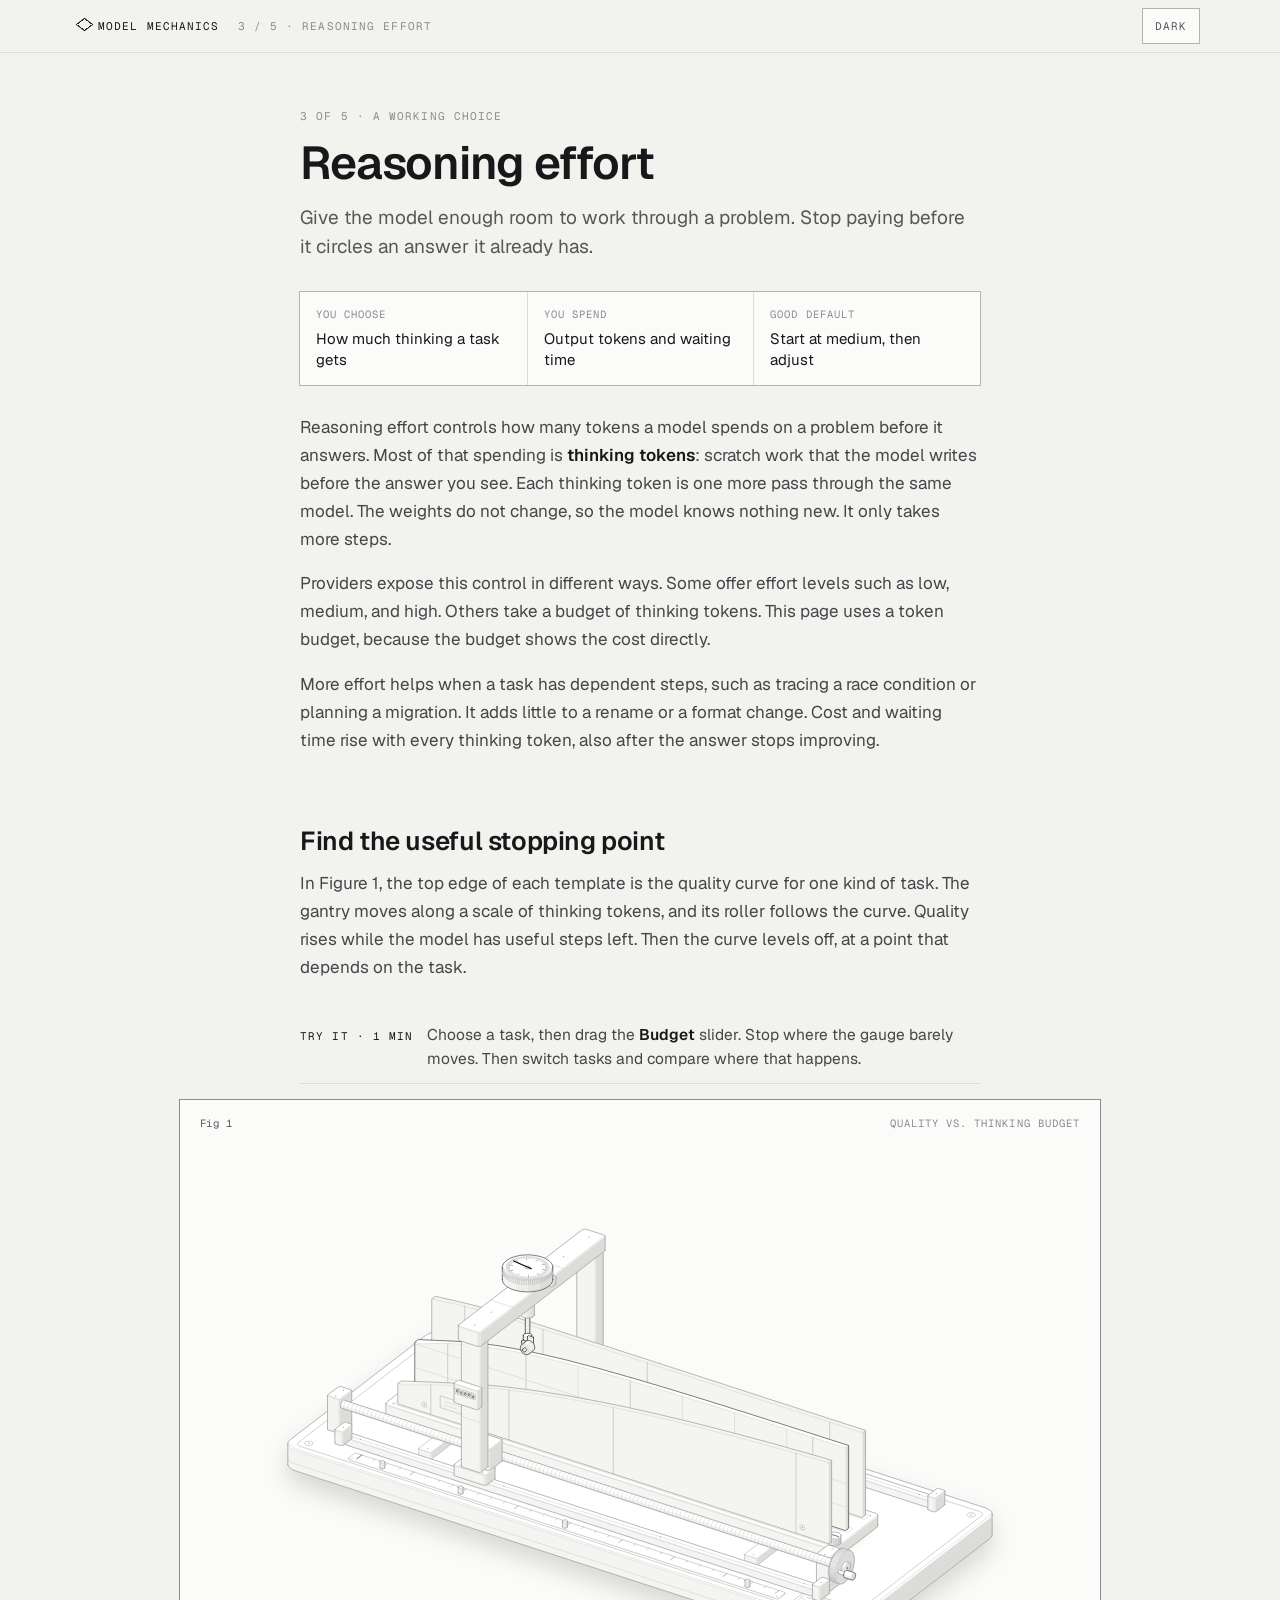
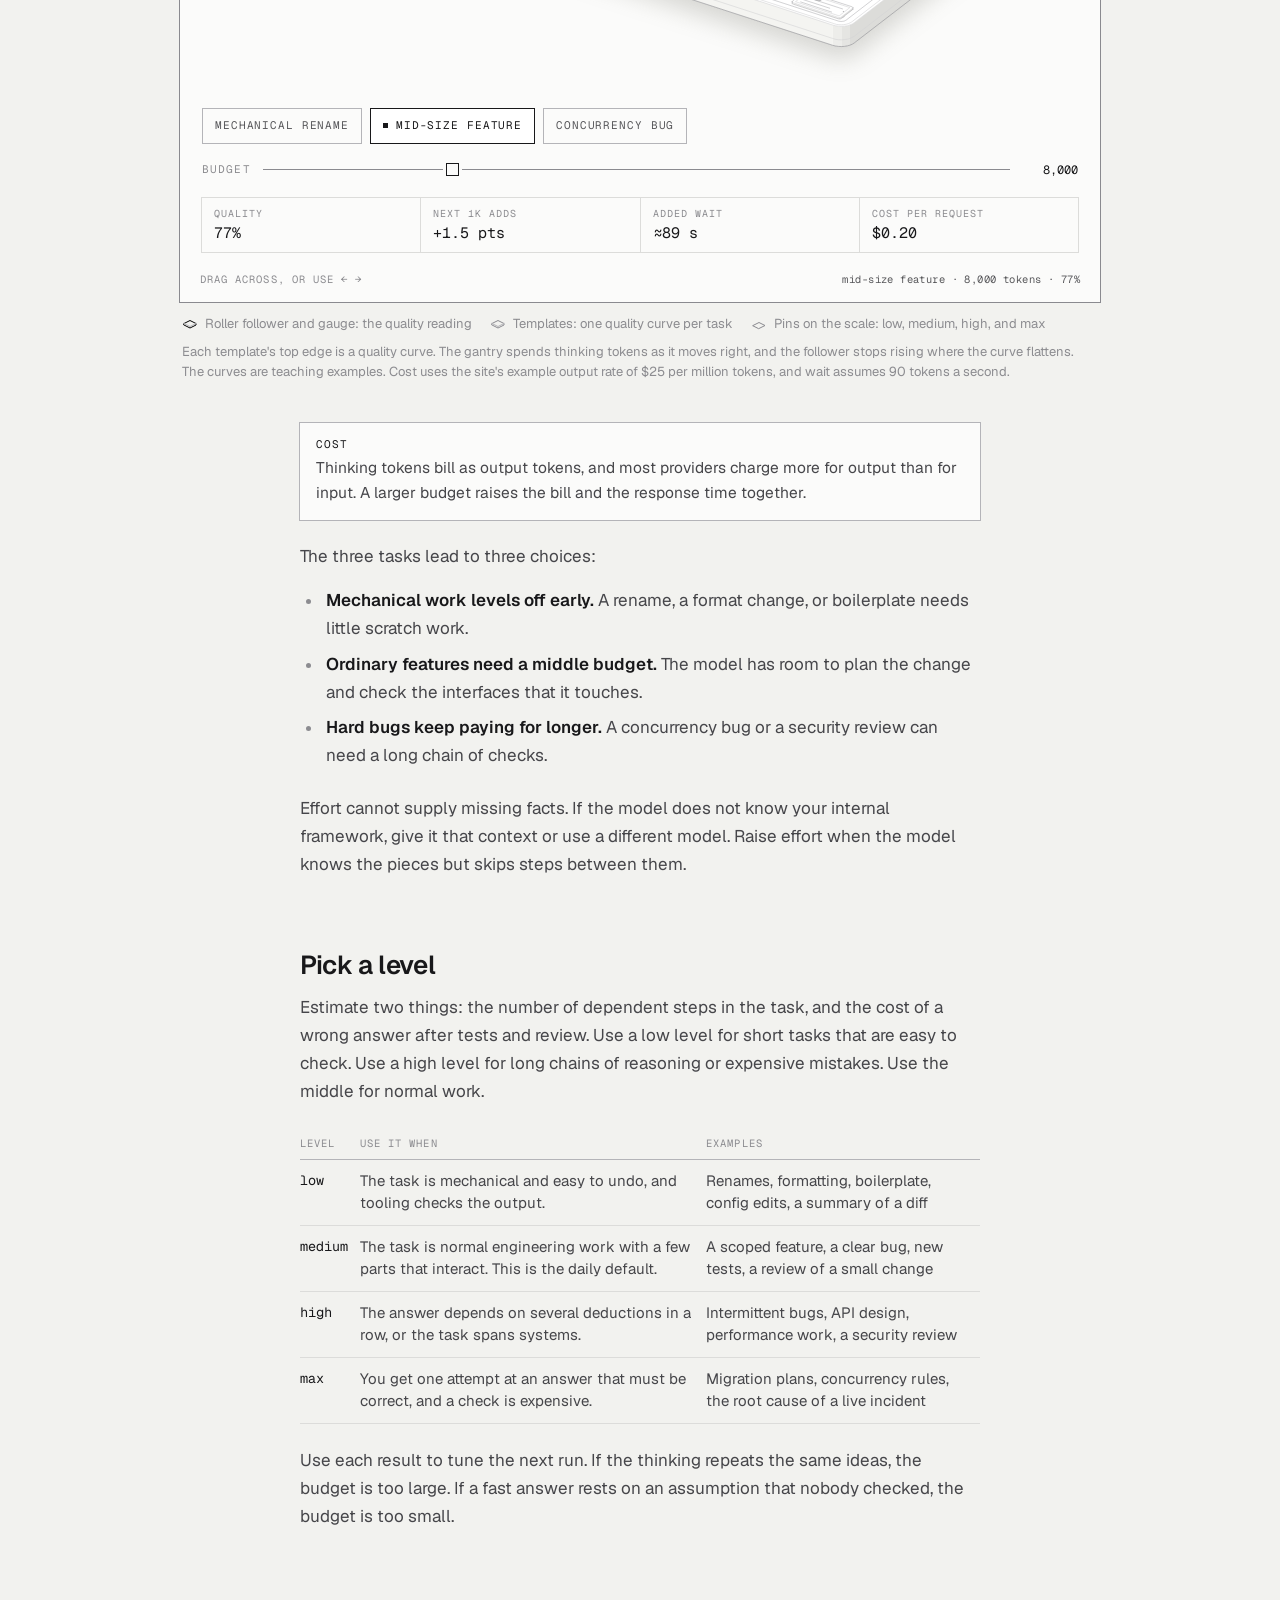
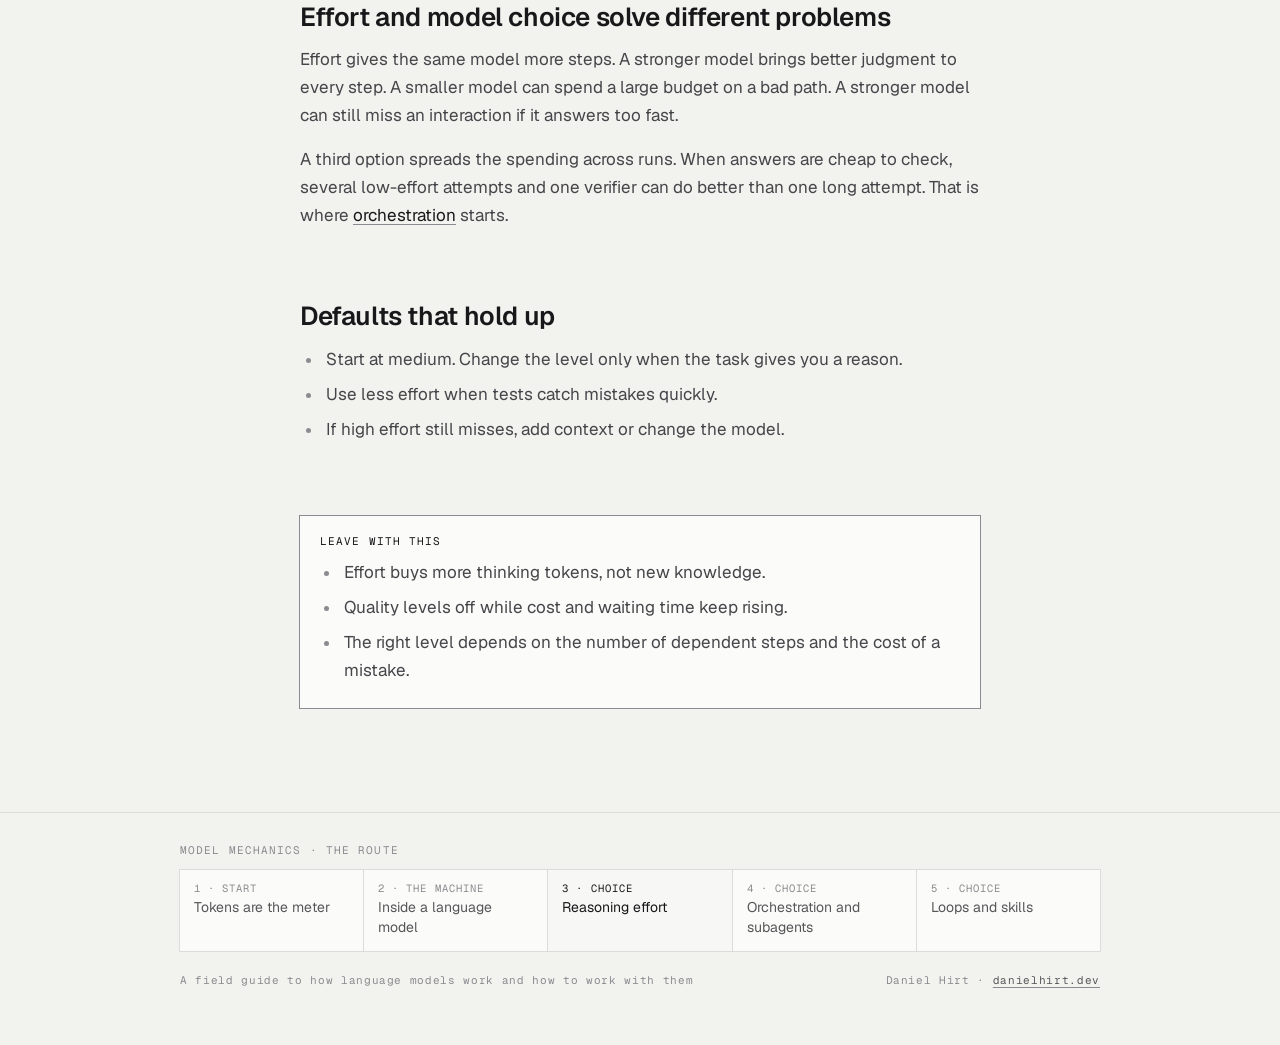
<file: articles/effort-levels.html>
<!doctype html>
<html lang="en" class="iso" data-theme="light">
<head>
<meta charset="utf-8">
<meta name="viewport" content="width=device-width, initial-scale=1">
<title>Reasoning effort · Model Mechanics</title>
<meta name="description" content="How a thinking budget changes answer quality, cost and waiting time, and how to pick an effort level for a task.">
<meta property="og:title" content="Reasoning effort · Model Mechanics">
<meta property="og:description" content="How a thinking budget changes answer quality, cost and waiting time, and how to pick an effort level for a task.">
<meta name="theme-color" content="#f2f2ef" media="(prefers-color-scheme: light)">
<meta name="theme-color" content="#0b0b0b" media="(prefers-color-scheme: dark)">
<link rel="icon" href="data:image/svg+xml,%3Csvg%20xmlns%3D%22http%3A%2F%2Fwww.w3.org%2F2000%2Fsvg%22%20viewBox%3D%220%200%2032%2032%22%3E%3Crect%20width%3D%2232%22%20height%3D%2232%22%20fill%3D%22%23f2f2ef%22%2F%3E%3Cpath%20d%3D%22M16%204%2027%2010v12l-11%206-11-6V10z%22%20fill%3D%22%23fbfbfa%22%20stroke%3D%22%2318181a%22%20stroke-width%3D%221.6%22%20stroke-linejoin%3D%22round%22%2F%3E%3Cpath%20d%3D%22M5%2010l11%206%2011-6M16%2016v12%22%20fill%3D%22none%22%20stroke%3D%22%2318181a%22%20stroke-width%3D%221.6%22%20stroke-linejoin%3D%22round%22%2F%3E%3Cpath%20d%3D%22M16%2016%2027%2010v12l-11%206z%22%20fill%3D%22%23dcdcd9%22%2F%3E%3Cpath%20d%3D%22M16%2016%2027%2010v12l-11%206zM5%2010l11%206%2011-6M16%2016v12%22%20fill%3D%22none%22%20stroke%3D%22%2318181a%22%20stroke-width%3D%221.6%22%20stroke-linejoin%3D%22round%22%2F%3E%3C%2Fsvg%3E">
<link rel="preload" href="../fonts/Geist-Variable.woff2" as="font" type="font/woff2" crossorigin>
<link rel="preload" href="../fonts/GeistMono-Variable.woff2" as="font" type="font/woff2" crossorigin>
<script>(function(){var d=document.documentElement,t=null;try{t=localStorage.getItem("model-mechanics-theme")}catch(e){}if(t!=="light"&&t!=="dark")t=matchMedia("(prefers-color-scheme: dark)").matches?"dark":"light";d.setAttribute("data-theme",t)})();</script>
<style>
.iso{
  --anatomy-page:#0b0b0b;--anatomy-card:#131313;--anatomy-text:#a3a3a3;--anatomy-strong:#e6e6e6;--anatomy-muted:#6e6e6e;
  --anatomy-paper:#131313;--anatomy-face:#1b1b1b;--anatomy-top:#1c1c1c;
  --anatomy-shade-0:#0f0f0f;--anatomy-shade-1:#121212;--anatomy-shade-2:#151515;--anatomy-shade-3:#181818;
  --anatomy-lit-top:#262626;--anatomy-lit-shade:#1d1d1d;
  --anatomy-hi:#d4d4d4;--anatomy-mid:#6a6a6a;--anatomy-lo:#3e3e3e;--anatomy-faint:#2a2a2a;--anatomy-lit:#ffffff;
  --anatomy-halo:#050505;--anatomy-halo-opacity:.9;--anatomy-dot:#e6e6e6;
  --anatomy-red:#ff6b6b;--anatomy-green:#6be0a0;--anatomy-blue:#6b9bff;
  --anatomy-weight:.6px;--anatomy-ease:cubic-bezier(.32,.72,0,1);
  --anatomy-mono:ui-monospace,"SF Mono",Menlo,Consolas,monospace;
  --anatomy-lift:inset 0 1px 0 0 #ffffff0a,inset 0 0 0 1px #ffffff06,0 0 0 1px #00000026,0 1px 1px -.5px #00000014,0 3px 3px -1.5px #00000014,0 6px 6px -3px #00000014,0 12px 12px -6px #00000014;
}
.iso[data-theme="light"]{
  --anatomy-page:#f2f2ef;--anatomy-card:#fbfbfa;--anatomy-text:#57575a;--anatomy-strong:#18181a;--anatomy-muted:#8c8c90;
  --anatomy-paper:#fbfbfa;--anatomy-face:#ffffff;--anatomy-top:#ffffff;
  --anatomy-shade-0:#dcdcd9;--anatomy-shade-1:#e5e5e2;--anatomy-shade-2:#ededea;--anatomy-shade-3:#f4f4f1;
  --anatomy-lit-top:#ffffff;--anatomy-lit-shade:#eeeeeb;
  --anatomy-hi:#26262a;--anatomy-mid:#8a8a8f;--anatomy-lo:#b4b4b8;--anatomy-faint:#d4d4d6;--anatomy-lit:#000000;
  --anatomy-halo:#8a8a80;--anatomy-halo-opacity:.32;--anatomy-dot:#3a3a3e;
  --anatomy-red:#e5484d;--anatomy-green:#30a46c;--anatomy-blue:#3e63dd;
  --anatomy-lift:inset 0 1px 0 0 #ffffff,0 0 0 1px #0000000f,0 1px 1px -.5px #0000000a,0 3px 3px -1.5px #0000000a,0 6px 6px -3px #0000000a,0 12px 12px -6px #0000000a;
}
.iso-svg{display:block;width:100%;height:auto;overflow:visible}
.iso-svg path,.iso-svg circle{vector-effect:non-scaling-stroke}
.iso-fill{fill:var(--anatomy-paper);stroke:none}
.iso-solid[data-lit]>.iso-fill{fill:var(--anatomy-face)}
.iso-shade,.iso-top{stroke:none}
.iso-shade[data-shade="0"]{fill:var(--anatomy-shade-0)}
.iso-shade[data-shade="1"]{fill:var(--anatomy-shade-1)}
.iso-shade[data-shade="2"]{fill:var(--anatomy-shade-2)}
.iso-shade[data-shade="3"]{fill:var(--anatomy-shade-3)}
.iso-top{fill:var(--anatomy-top)}
.iso-solid[data-lit]>.iso-top{fill:var(--anatomy-lit-top)}
.iso-solid[data-lit]>.iso-shade{fill:var(--anatomy-lit-shade)}
.iso-solid[data-seamless]>.iso-shade,.iso-solid[data-seamless]>.iso-top{stroke-width:.4;stroke-linejoin:round}
.iso-solid[data-seamless]>.iso-shade[data-shade="0"]{stroke:var(--anatomy-shade-0)}
.iso-solid[data-seamless]>.iso-shade[data-shade="1"]{stroke:var(--anatomy-shade-1)}
.iso-solid[data-seamless]>.iso-shade[data-shade="2"]{stroke:var(--anatomy-shade-2)}
.iso-solid[data-seamless]>.iso-shade[data-shade="3"]{stroke:var(--anatomy-shade-3)}
.iso-solid[data-seamless]>.iso-top{stroke:var(--anatomy-top)}
.iso-solid[data-seamless][data-lit]>.iso-top{stroke:var(--anatomy-lit-top)}
.iso-solid[data-seamless][data-lit]>.iso-shade{stroke:var(--anatomy-lit-shade)}
.iso-solid[data-lit]>.iso-edge{stroke:var(--anatomy-lit)}
.iso-halo{fill:var(--anatomy-halo);stroke:none;filter:blur(9px);opacity:var(--anatomy-halo-opacity);transform:translateY(3px)}
.iso-line{fill:none;stroke:var(--anatomy-lo);stroke-width:var(--anatomy-weight);stroke-linecap:round;stroke-linejoin:round}
.iso-line[data-tone="hi"]{stroke:var(--anatomy-hi)}
.iso-line[data-tone="mid"]{stroke:var(--anatomy-mid)}
.iso-line[data-tone="lo"]{stroke:var(--anatomy-lo)}
.iso-line[data-tone="faint"]{stroke:var(--anatomy-faint)}
.iso-line[data-tone="lit"]{stroke:var(--anatomy-lit)}
.iso-line[data-tone="red"]{stroke:var(--anatomy-red)}
.iso-line[data-tone="green"]{stroke:var(--anatomy-green)}
.iso-line[data-tone="blue"]{stroke:var(--anatomy-blue)}
.iso-line[data-dotted]{stroke-dasharray:.01 3.5;stroke-width:1}
.iso-line[data-dashed]{stroke-dasharray:3 3}
.iso-line[data-flow]{stroke-dasharray:2 6}
.iso-wire-end{fill:var(--anatomy-paper);stroke:var(--anatomy-lo);stroke-width:var(--anatomy-weight)}
.iso-wire[data-tone="hi"] .iso-wire-end{stroke:var(--anatomy-hi)}
.iso-wire[data-tone="mid"] .iso-wire-end{stroke:var(--anatomy-mid)}
.iso-wire[data-tone="faint"] .iso-wire-end{stroke:var(--anatomy-faint)}
.iso-wire[data-tone="lit"] .iso-wire-end{stroke:var(--anatomy-lit)}
.iso-dots circle{fill:var(--anatomy-dot);stroke:none;opacity:.32}
.iso-dots[data-tone="hi"] circle{opacity:.85}
.iso-dots[data-tone="mid"] circle{opacity:.45}
.iso-dots[data-tone="lo"] circle{opacity:.22}
.iso-dots[data-tone="faint"] circle{opacity:.12}
.iso-face-text{fill:var(--anatomy-mid);font-family:var(--anatomy-mono);letter-spacing:.04em}
.iso-face-text[data-tone="hi"]{fill:var(--anatomy-hi)}
.iso-face-text[data-tone="lo"]{fill:var(--anatomy-lo)}
.iso-face-text[data-tone="faint"]{fill:var(--anatomy-faint)}
.tb-body{fill:var(--anatomy-shade-2);stroke:none}
.tb-shine{fill:var(--anatomy-top);stroke:none}
.tb-shade{fill:var(--anatomy-shade-0);stroke:none}
.tb-ring{fill:none;stroke:var(--anatomy-lo);stroke-width:.45;stroke-linecap:butt;stroke-linejoin:round}
.tb-ring[data-tone="mid"]{stroke:var(--anatomy-mid)}
.tb-ring[data-tone="faint"]{stroke:var(--anatomy-faint)}
.tb-ring[data-tone="hi"]{stroke:var(--anatomy-hi)}
@keyframes iso-flow{to{stroke-dashoffset:-32}}
@keyframes iso-pulse{0%,100%{opacity:.18}12%{opacity:1}40%{opacity:.18}}
.iso-line[data-flow]{animation:iso-flow 1600ms linear infinite}
.iso-dots circle[data-pulse]{animation:iso-pulse 1600ms steps(1,end) infinite;animation-delay:var(--pulse-at,0ms)}
.iso-figure{margin:32px 0 36px}
.iso-plate{position:relative;padding:52px 24px;border-radius:0;background:var(--anatomy-card);box-shadow:0 0 0 1px var(--anatomy-mid);--anatomy-paper:var(--anatomy-card)}
.iso-plate-corners{position:absolute;inset:18px 20px;pointer-events:none}
.iso-plate-corner{position:absolute;color:var(--anatomy-muted);font-family:var(--anatomy-mono);font-size:10.5px;line-height:1;letter-spacing:.04em;white-space:nowrap}
.iso-plate-corner[data-corner="fig"]{top:0;left:0;color:var(--anatomy-text)}
.iso-plate-corner[data-corner="title"]{top:0;right:0;text-transform:uppercase;letter-spacing:.1em}
.iso-plate-corner[data-corner="hint"]{bottom:0;left:0;text-transform:uppercase;letter-spacing:.1em}
.iso-plate-corner[data-corner="readout"]{right:0;bottom:0;color:var(--anatomy-text);font-variant-numeric:tabular-nums}
.iso-plate .iso-svg{margin:0 auto}
.iso-legend{display:grid;gap:8px;margin-top:12px;color:var(--anatomy-muted);font-size:13px;line-height:1.55}
.iso-keys{display:flex;flex-wrap:wrap;gap:6px 18px}
.iso-key{display:inline-flex;align-items:center;gap:7px}
.iso-swatch{width:16px;height:10px;flex:none;overflow:visible}
.iso-swatch path{fill:none;stroke:var(--anatomy-hi);stroke-width:1;vector-effect:non-scaling-stroke;stroke-linejoin:round;stroke-linecap:round}
.iso-swatch[data-mark="raised"] path,.iso-swatch[data-mark="flat"] path{stroke:var(--anatomy-mid)}
.iso-swatch[data-mark="lit"] path{stroke:var(--anatomy-lit)}
.iso-swatch[data-mark="dim"] path{stroke:var(--anatomy-lo)}
.iso-swatch[data-mark="dotted"] path{stroke-dasharray:.01 3;stroke-width:1.4}
.iso-swatch[data-mark="dashed"] path{stroke-dasharray:3 2.5}
.iso-swatch[data-mark="red"] path{stroke:var(--anatomy-red)}
.iso-swatch[data-mark="green"] path{stroke:var(--anatomy-green)}
.iso-swatch[data-mark="blue"] path{stroke:var(--anatomy-blue)}
.iso-swatch-crease{stroke:var(--anatomy-lo)!important}
@media (max-width:560px){.iso-plate{padding:48px 12px 70px}.iso-plate-corner[data-corner="hint"]{bottom:18px}}
@media (prefers-reduced-motion:reduce){.iso-line[data-flow],.iso-dots circle[data-pulse]{animation:none}}

/* Model Mechanics site styles. Layered on ISO_CSS: every colour reads an --anatomy-* token,
   so the page, the cards and the figures switch theme together. */
@font-face{font-family:"Geist";src:url("../fonts/Geist-Variable.woff2") format("woff2");font-weight:100 900;font-style:normal;font-display:swap}
@font-face{font-family:"Geist";src:url("../fonts/Geist-VariableItalic.woff2") format("woff2");font-weight:100 900;font-style:italic;font-display:swap}
@font-face{font-family:"Geist Mono";src:url("../fonts/GeistMono-Variable.woff2") format("woff2");font-weight:100 900;font-style:normal;font-display:swap}

.iso{
  --anatomy-mono:"Geist Mono",ui-monospace,"SF Mono",Menlo,Consolas,monospace;
  --site-sans:"Geist",ui-sans-serif,system-ui,-apple-system,"Segoe UI",sans-serif;
  --site-text:#b4b4b4;--site-rule:#262626;--site-rule-strong:#3e3e3e;--site-wash:#161616;--site-mark:#2a2a2a;
  --site-text-width:680px;--site-wide-width:920px;--site-hero-width:1120px;
}
.iso[data-theme="light"]{
  --site-text:#46464a;--site-rule:#dcdcda;--site-rule-strong:#b4b4b8;--site-wash:#f7f7f5;--site-mark:#e4e4e1;
}
html{color-scheme:dark}
html[data-theme="light"]{color-scheme:light}
*{box-sizing:border-box}
html,body{margin:0}
body{min-width:320px;background:var(--anatomy-page);color:var(--site-text);font:17px/1.65 var(--site-sans);-webkit-font-smoothing:antialiased;text-rendering:optimizeLegibility}
::selection{background:var(--anatomy-strong);color:var(--anatomy-page)}
a{color:var(--anatomy-strong);text-decoration:underline;text-decoration-color:var(--anatomy-mid);text-decoration-thickness:1px;text-underline-offset:3px}
a:hover{text-decoration-color:var(--anatomy-strong)}
:focus-visible{outline:1px solid var(--anatomy-muted);outline-offset:4px}
.skip{position:absolute;left:16px;top:-48px;z-index:10;padding:6px 10px;background:var(--anatomy-card);box-shadow:0 0 0 1px var(--anatomy-mid);font:11px/1.2 var(--anatomy-mono);letter-spacing:.08em;text-transform:uppercase}
.skip:focus{top:12px}
.label,.kicker{font-family:var(--anatomy-mono);font-size:11px;line-height:1.3;letter-spacing:.1em;text-transform:uppercase;color:var(--anatomy-muted)}

/* Mast */
.mast{border-bottom:1px solid var(--site-rule);background:var(--anatomy-page)}
.mast-inner{display:flex;align-items:center;gap:18px;width:min(var(--site-hero-width),100% - 32px);min-height:52px;margin:0 auto;font-family:var(--anatomy-mono);font-size:11px;letter-spacing:.1em;text-transform:uppercase}
.mast-brand{color:var(--anatomy-strong);text-decoration:none;white-space:nowrap}
.mast-brand::before{content:"";display:inline-block;width:9px;height:9px;margin-right:9px;box-shadow:0 0 0 1px var(--anatomy-strong);transform:translateY(-1px) rotate(45deg) skew(-8deg,-8deg)}
.mast-crumb{color:var(--anatomy-muted);white-space:nowrap;overflow:hidden;text-overflow:ellipsis;min-width:0}
.mast-theme{margin-left:auto}

/* Buttons and inputs, shared by the mast, figures and exercises */
.btn{display:inline-flex;align-items:center;justify-content:center;gap:8px;min-height:36px;padding:0 13px;border:0;border-radius:0;background:var(--anatomy-card);box-shadow:inset 0 0 0 1px var(--site-rule-strong);color:var(--anatomy-text);font:11px/1 var(--anatomy-mono);letter-spacing:.08em;text-transform:uppercase;cursor:pointer;touch-action:manipulation;transition:box-shadow .16s,color .16s,background .16s}
.btn:hover{box-shadow:inset 0 0 0 1px var(--anatomy-mid);color:var(--anatomy-strong)}
.btn[aria-pressed="true"],.btn[data-on]{box-shadow:inset 0 0 0 1px var(--anatomy-strong);color:var(--anatomy-strong);background:var(--anatomy-face)}
.btn[aria-pressed="true"]::before,.btn[data-on]::before{content:"";width:5px;height:5px;background:var(--anatomy-strong)}
.btn:disabled{opacity:.45;cursor:default}
.btn-primary{background:var(--anatomy-strong);color:var(--anatomy-page);box-shadow:none}
.btn-primary:hover{color:var(--anatomy-page);box-shadow:inset 0 0 0 1px var(--anatomy-strong);background:var(--anatomy-hi)}
.field{display:block;width:100%;min-height:42px;padding:9px 12px;border:0;border-radius:0;background:var(--anatomy-card);box-shadow:inset 0 0 0 1px var(--site-rule-strong);color:var(--anatomy-strong);font:15px/1.4 var(--anatomy-mono)}
.field:focus{outline:none;box-shadow:inset 0 0 0 1px var(--anatomy-strong)}
textarea.field{resize:vertical;min-height:84px}
.range{-webkit-appearance:none;appearance:none;width:100%;height:28px;margin:0;background:transparent;cursor:pointer;touch-action:pan-y}
.range:focus{outline:none}
.range::-webkit-slider-runnable-track{height:1px;background:var(--anatomy-mid)}
.range::-moz-range-track{height:1px;background:var(--anatomy-mid)}
.range::-webkit-slider-thumb{-webkit-appearance:none;width:13px;height:13px;margin-top:-6px;border:0;border-radius:0;background:var(--anatomy-card);box-shadow:inset 0 0 0 1px var(--anatomy-strong),0 0 0 3px var(--anatomy-card)}
.range::-moz-range-thumb{width:13px;height:13px;border:0;border-radius:0;background:var(--anatomy-card);box-shadow:inset 0 0 0 1px var(--anatomy-strong),0 0 0 3px var(--anatomy-card)}
.range:focus-visible::-webkit-slider-thumb{background:var(--anatomy-strong)}
.range:focus-visible::-moz-range-thumb{background:var(--anatomy-strong)}

/* Page grid: text column, wide column for figures, hero column for the map */
.page{display:grid;grid-template-columns:[full-start] minmax(16px,1fr) [hero-start] minmax(0,calc((var(--site-hero-width) - var(--site-wide-width)) / 2)) [wide-start] minmax(0,calc((var(--site-wide-width) - var(--site-text-width)) / 2)) [text-start] min(var(--site-text-width),100% - 32px) [text-end] minmax(0,calc((var(--site-wide-width) - var(--site-text-width)) / 2)) [wide-end] minmax(0,calc((var(--site-hero-width) - var(--site-wide-width)) / 2)) [hero-end] minmax(16px,1fr) [full-end];padding:56px 0 24px}
.page>*{grid-column:text}
.page>.wide,.page>.iso-figure{grid-column:wide}
.page>.hero{grid-column:hero}
.page>.full{grid-column:full}

/* Intro */
.intro{margin-bottom:28px}
.intro h1{margin:14px 0 14px;color:var(--anatomy-strong);font-size:clamp(34px,5.4vw,46px);line-height:1.08;font-weight:600;letter-spacing:-.025em;text-wrap:balance}
.standfirst{margin:0;color:var(--anatomy-text);font-size:19px;line-height:1.55;text-wrap:pretty}
.spec{display:grid;grid-template-columns:repeat(3,minmax(0,1fr));margin:30px 0 0;background:var(--anatomy-card);box-shadow:0 0 0 1px var(--site-rule-strong)}
.spec>div{padding:14px 16px 15px;border-left:1px solid var(--site-rule)}
.spec>div:first-child{border-left:0}
.spec dt{font-family:var(--anatomy-mono);font-size:10.5px;letter-spacing:.1em;text-transform:uppercase;color:var(--anatomy-muted)}
.spec dd{margin:5px 0 0;color:var(--anatomy-strong);font-size:15px;line-height:1.4}

/* Prose */
.page h2{margin:56px 0 12px;color:var(--anatomy-strong);font-size:26px;line-height:1.2;font-weight:600;letter-spacing:-.015em;text-wrap:balance;scroll-margin-top:24px}
.page h3{margin:30px 0 6px;color:var(--anatomy-strong);font-size:18px;line-height:1.3;font-weight:600;letter-spacing:-.005em}
.page p{margin:0 0 16px;text-wrap:pretty}
.page ul,.page ol{margin:0 0 18px;padding-left:22px}
.page li{margin:0 0 7px;padding-left:4px}
.page li::marker{color:var(--anatomy-muted);font-family:var(--anatomy-mono);font-size:.82em}
.page strong{color:var(--anatomy-strong);font-weight:600}
.page code,.page kbd{padding:1px 5px;background:var(--site-mark);color:var(--anatomy-strong);font:.84em/1 var(--anatomy-mono)}
.page sub,.page sup{font-size:.72em;line-height:0}
.page .section-label{margin:72px 0 8px}
.page .section-label+h2{margin-top:0}
.page .steps{display:grid;grid-template-columns:repeat(4,minmax(0,1fr));gap:1px;margin:26px 0 14px;padding:0;list-style:none;background:var(--site-rule);box-shadow:0 0 0 1px var(--site-rule-strong)}
.page .steps li{margin:0;padding:0;background:var(--anatomy-card)}
.page .steps a{display:block;height:100%;padding:11px 13px 12px;color:var(--anatomy-strong);text-decoration:none;font-size:14.5px;line-height:1.4}
.page .steps a:hover{background:var(--anatomy-face)}
.page .steps b{display:block;margin-bottom:4px;font:10.5px/1.2 var(--anatomy-mono);letter-spacing:.1em;text-transform:uppercase;color:var(--anatomy-muted);font-weight:400}
.one-line{margin:0 0 18px;padding:12px 16px;background:var(--anatomy-card);box-shadow:inset 2px 0 0 var(--anatomy-strong),0 0 0 1px var(--site-rule);color:var(--anatomy-strong);font-size:16px;line-height:1.55}
.one-line .label{display:block;margin-bottom:3px}

/* Notes, recall and asides */
.note{margin:6px 0 22px;padding:14px 16px 15px;background:var(--anatomy-card);box-shadow:0 0 0 1px var(--site-rule-strong);font-size:15.5px;line-height:1.6}
.note .label{display:block;margin-bottom:5px;color:var(--anatomy-strong)}
.note p:last-child{margin-bottom:0}
.recall{margin:48px 0 8px;padding:18px 20px 6px;background:var(--anatomy-card);box-shadow:0 0 0 1px var(--anatomy-mid)}
.recall .label{display:block;margin-bottom:10px;color:var(--anatomy-strong)}
.recall h2{margin:0 0 10px;font-size:20px}
.recall ul{padding-left:20px}
.fine{color:var(--anatomy-muted);font-size:14.5px;line-height:1.6}

/* Try lines: the action and time before a figure */
.try{display:grid;grid-template-columns:auto 1fr;gap:4px 14px;align-items:baseline;margin:26px 0 -14px;padding:0 0 12px;border-bottom:1px solid var(--site-rule)}
.try .label{color:var(--anatomy-strong);white-space:nowrap}
.try p{margin:0;font-size:15.5px;line-height:1.55}

/* Figures: plates from the kit, with controls inside the card */
.page>.iso-figure{margin:30px 0 34px}
.iso-figure .iso-legend{padding:0 2px}
.iso-caption{color:var(--anatomy-muted)}
.iso-plate{padding:46px 22px 50px}
.iso-stage{position:relative;touch-action:pan-y;outline:none}
.iso-stage:focus-visible{outline:1px solid var(--anatomy-muted);outline-offset:6px}
.fig-controls{display:flex;flex-wrap:wrap;align-items:center;gap:8px;margin:14px 0 0}
.fig-controls .label{margin-right:4px}
.fig-controls .spacer{flex:1}
.fig-row{display:grid;grid-template-columns:auto 1fr auto;align-items:center;gap:12px;margin:12px 0 0}
.fig-row output{font:12px/1 var(--anatomy-mono);color:var(--anatomy-strong);font-variant-numeric:tabular-nums;min-width:8ch;text-align:right}
.fig-meter{display:grid;grid-template-columns:repeat(auto-fit,minmax(120px,1fr));gap:1px;margin:14px 0 0;background:var(--site-rule);box-shadow:0 0 0 1px var(--site-rule)}
.fig-meter>div{padding:9px 12px 10px;background:var(--anatomy-card)}
.fig-meter dt{font:10px/1.3 var(--anatomy-mono);letter-spacing:.1em;text-transform:uppercase;color:var(--anatomy-muted)}
.fig-meter dd{margin:3px 0 0;color:var(--anatomy-strong);font:15px/1.3 var(--anatomy-mono);font-variant-numeric:tabular-nums}
.fig-status{margin:12px 0 0;min-height:3.1em;color:var(--anatomy-strong);font-size:15px;line-height:1.55;text-wrap:pretty}
.sr-only{position:absolute;width:1px;height:1px;margin:-1px;padding:0;overflow:hidden;clip:rect(0 0 0 0);white-space:nowrap;border:0}

/* Formula and detail disclosures */
details.more{margin:4px 0 20px;background:var(--anatomy-card);box-shadow:0 0 0 1px var(--site-rule)}
details.more>summary{display:flex;align-items:center;gap:10px;min-height:40px;padding:0 14px;list-style:none;cursor:pointer;font:11px/1.2 var(--anatomy-mono);letter-spacing:.08em;text-transform:uppercase;color:var(--anatomy-text)}
details.more>summary::-webkit-details-marker{display:none}
details.more>summary::before{content:"+";width:10px;color:var(--anatomy-strong);font-size:14px;letter-spacing:0}
details.more[open]>summary::before{content:"−"}
details.more>summary:hover{color:var(--anatomy-strong)}
details.more>.more-body{padding:4px 16px 4px;border-top:1px solid var(--site-rule)}
details.more .more-body>:first-child{margin-top:12px}
.formula{margin:10px 0 14px;padding:12px 14px;overflow-x:auto;background:var(--site-wash);box-shadow:inset 1px 0 0 var(--anatomy-mid);color:var(--anatomy-strong);font:15px/1.9 var(--anatomy-mono);white-space:nowrap}
.formula .label{display:block;margin-bottom:2px;white-space:normal}
pre.code{margin:10px 0 14px;padding:12px 14px;overflow-x:auto;background:var(--site-wash);box-shadow:inset 1px 0 0 var(--anatomy-mid);color:var(--anatomy-strong);font:13.5px/1.7 var(--anatomy-mono)}
pre.code .c{color:var(--anatomy-muted)}

/* Tables */
.table-wrap{margin:8px 0 22px;overflow-x:auto}
table{width:100%;border-collapse:collapse;font-size:15px;line-height:1.5}
caption{padding:0 0 8px;text-align:left;color:var(--anatomy-strong);font-weight:600}
th{padding:8px 12px 8px 0;border-bottom:1px solid var(--site-rule-strong);text-align:left;vertical-align:bottom;font:10.5px/1.3 var(--anatomy-mono);letter-spacing:.1em;text-transform:uppercase;color:var(--anatomy-muted);font-weight:400}
td{padding:10px 12px 10px 0;border-bottom:1px solid var(--site-rule);vertical-align:top}
td:first-child{color:var(--anatomy-strong);font-family:var(--anatomy-mono);font-size:13.5px;white-space:nowrap}

/* Decision rounds */
.rounds{margin:30px 0 34px;padding:46px 22px 22px;position:relative;background:var(--anatomy-card);box-shadow:0 0 0 1px var(--anatomy-mid)}
.rounds-head{position:absolute;inset:18px 20px auto;display:flex;justify-content:space-between;gap:12px;font:10.5px/1 var(--anatomy-mono);letter-spacing:.1em;text-transform:uppercase;color:var(--anatomy-muted)}
.rounds-head span:first-child{color:var(--anatomy-text);letter-spacing:.04em;text-transform:none}
.rounds-q{margin:6px 0 16px;color:var(--anatomy-strong);font-size:19px;line-height:1.45}
.rounds-choices{display:grid;grid-template-columns:repeat(auto-fit,minmax(200px,1fr));gap:8px}
.rounds-choices .btn{min-height:46px;justify-content:flex-start;padding:0 14px;text-align:left}
.rounds-reveal{margin:16px 0 0;padding:12px 14px;background:var(--site-wash);box-shadow:inset 2px 0 0 var(--anatomy-strong);font-size:15.5px;line-height:1.6}
.rounds-reveal strong{display:block;margin-bottom:2px}
.rounds-foot{display:flex;flex-wrap:wrap;justify-content:space-between;align-items:center;gap:10px;margin-top:16px}
.rounds-score{font:11px/1 var(--anatomy-mono);letter-spacing:.08em;text-transform:uppercase;color:var(--anatomy-muted)}

/* Patterns grid */
.grid-2{display:grid;grid-template-columns:repeat(2,minmax(0,1fr));gap:1px;margin:10px 0 22px;background:var(--site-rule);box-shadow:0 0 0 1px var(--site-rule)}
.grid-2>div{padding:14px 16px 4px;background:var(--anatomy-card)}
.grid-2 h3{margin:0 0 6px;font-size:16px}
.grid-2 p{font-size:15.5px}

/* Landing route */
.page .route-list{display:grid;gap:1px;margin:14px 0 8px;padding:0;list-style:none;background:var(--site-rule);box-shadow:0 0 0 1px var(--site-rule-strong)}
.page .route-list li{margin:0;padding:0;background:var(--anatomy-card)}
.page .route-list a{display:grid;grid-template-columns:190px 1fr;gap:2px 22px;padding:16px 18px 17px;color:var(--site-text);text-decoration:none}
.page .route-list a:hover{background:var(--anatomy-face)}
.page .route-list b{grid-row:span 2;padding-top:4px;font:10.5px/1.4 var(--anatomy-mono);letter-spacing:.1em;text-transform:uppercase;color:var(--anatomy-muted);font-weight:400}
.page .route-list strong{color:var(--anatomy-strong);font-size:18px;line-height:1.35}
.page .route-list span{font-size:15px;line-height:1.55}
@media (max-width:640px){.page .route-list a{grid-template-columns:1fr}.page .route-list b{grid-row:auto;padding:0}}

/* References */
.page .refs{margin:0;padding:0;list-style:none}
.page .refs li{display:grid;grid-template-columns:minmax(0,1fr);gap:2px;margin:0;padding:11px 0 12px;border-top:1px solid var(--site-rule)}
.page .refs li::marker{content:none}
.page .refs span{color:var(--anatomy-muted);font-size:14.5px;line-height:1.5}

/* Footer route */
.foot{margin-top:72px;border-top:1px solid var(--site-rule)}
.foot-inner{width:min(var(--site-wide-width),100% - 32px);margin:0 auto;padding:30px 0 56px}
.foot .label{display:block;margin-bottom:12px}
.route{display:grid;grid-template-columns:repeat(5,minmax(0,1fr));gap:1px;margin:0;padding:0;list-style:none;background:var(--site-rule);box-shadow:0 0 0 1px var(--site-rule)}
.route li{margin:0;padding:0;background:var(--anatomy-card)}
.route a,.route span{display:block;height:100%;padding:12px 14px 14px;text-decoration:none;color:var(--anatomy-text);font-size:14px;line-height:1.4}
.route b{display:block;margin-bottom:4px;font:10.5px/1.2 var(--anatomy-mono);letter-spacing:.1em;text-transform:uppercase;color:var(--anatomy-muted);font-weight:400}
.route a:hover{background:var(--anatomy-face);color:var(--anatomy-strong)}
.route [aria-current="page"]{background:var(--site-wash);color:var(--anatomy-strong)}
.route [aria-current="page"] b{color:var(--anatomy-strong)}
.foot-meta{display:flex;flex-wrap:wrap;justify-content:space-between;gap:10px;margin-top:22px;font:11px/1.4 var(--anatomy-mono);letter-spacing:.06em;color:var(--anatomy-muted)}
.foot-meta a{color:var(--anatomy-text)}

@media (max-width:760px){
  body{font-size:16.5px}
  .page{padding-top:40px}
  .spec{grid-template-columns:1fr}
  .spec>div{border-left:0;border-top:1px solid var(--site-rule)}
  .spec>div:first-child{border-top:0}
  .route{grid-template-columns:1fr}
  .page .steps{grid-template-columns:repeat(2,minmax(0,1fr))}
  .grid-2{grid-template-columns:1fr}
  .mast-crumb{display:none}
  .try{grid-template-columns:1fr}
}
@media (max-width:560px){
  .iso-plate{padding:42px 10px 64px}
  .rounds{padding:44px 14px 18px}
}
@media (prefers-reduced-motion:reduce){*{scroll-behavior:auto!important}.btn{transition:none}}


[data-fig="effort-cam"] [data-part="tpl"]:not([data-on]) .iso-edge{stroke:var(--anatomy-mid)}
[data-fig="effort-cam"] [data-part="tpl"]:not([data-on]) .iso-top{fill:var(--anatomy-shade-3)}
[data-fig="effort-cam"] [data-part="tpl"]:not([data-on]) .ec-grid{opacity:0}
[data-fig="effort-cam"] .ec-grid{transition:opacity .4s}
</style>
</head>
<body>
<a class="skip" href="#main">Skip to content</a>
<header class="mast"><div class="mast-inner"><a class="mast-brand" href="../index.html">Model Mechanics</a><span class="mast-crumb">3 / 5 · Reasoning effort</span><button class="btn mast-theme" type="button" data-theme-toggle>Theme</button></div></header>
<main id="main" class="page">
<header class="intro">
  <p class="kicker">3 of 5 · A working choice</p>
  <h1>Reasoning effort</h1>
  <p class="standfirst">Give the model enough room to work through a problem. Stop paying before it circles an answer it already has.</p>
  <dl class="spec">
    <div><dt>You choose</dt><dd>How much thinking a task gets</dd></div>
    <div><dt>You spend</dt><dd>Output tokens and waiting time</dd></div>
    <div><dt>Good default</dt><dd>Start at medium, then adjust</dd></div>
  </dl>
</header>

<p>Reasoning effort controls how many tokens a model spends on a problem before it answers. Most of that spending is <strong>thinking tokens</strong>: scratch work that the model writes before the answer you see. Each thinking token is one more pass through the same model. The weights do not change, so the model knows nothing new. It only takes more steps.</p>
<p>Providers expose this control in different ways. Some offer effort levels such as low, medium, and high. Others take a budget of thinking tokens. This page uses a token budget, because the budget shows the cost directly.</p>
<p>More effort helps when a task has dependent steps, such as tracing a race condition or planning a migration. It adds little to a rename or a format change. Cost and waiting time rise with every thinking token, also after the answer stops improving.</p>

<h2 id="stopping-point">Find the useful stopping point</h2>
<p>In Figure 1, the top edge of each template is the quality curve for one kind of task. The gantry moves along a scale of thinking tokens, and its roller follows the curve. Quality rises while the model has useful steps left. Then the curve levels off, at a point that depends on the task.</p>
<div class="try"><span class="label">Try it · 1 min</span><p>Choose a task, then drag the <strong>Budget</strong> slider. Stop where the gauge barely moves. Then switch tasks and compare where that happens.</p></div>
<figure class="iso-figure" data-fig="effort-cam"><div class="iso-plate"><div class="iso-plate-corners" aria-hidden="true"><span class="iso-plate-corner" data-corner="fig">Fig 1</span><span class="iso-plate-corner" data-corner="title">Quality vs. thinking budget</span><span class="iso-plate-corner" data-corner="hint">Drag across, or use ← →</span><span class="iso-plate-corner" data-corner="readout" data-readout>mid-size feature · 8,000 tokens · 77%</span></div><div class="iso-stage" tabindex="0" role="slider" aria-label="Cam tracer. Left and right arrow keys move the gantry by 1,000 thinking tokens, Shift for 4,000. Keys 1, 2 and 3 choose the task." aria-valuemin="0" aria-valuemax="32000" aria-valuenow="8000"><svg xmlns="http://www.w3.org/2000/svg" class="iso-svg" viewBox="0 0 640 400" role="img" aria-label="A cam tracer on a base plate. Three profile templates stand on edge in a sliding magazine, one per task: a mechanical rename, a mid-size feature and a concurrency bug. Each template's top edge is that task's quality curve. A gantry runs along a token scale from 0 to 32,000 thinking tokens, driven by a lead screw and a handwheel, and its roller follower rides the chosen template while a dial gauge reads the quality."><defs><clipPath id="effort-cam-rod"><path d="M206.7 98.5L166.7 98.5L166.7 98.7L166.7 98.9L166.6 99.1L166.5 99.3L166.4 99.4L166.2 99.6L166 99.8L165.8 100L165.5 100.1L165.2 100.3L165 100.4L164.6 100.5L164.3 100.6L164 100.7L163.6 100.8L163.2 100.9L162.8 101L162.4 101L162 101L161.6 101L161.2 101L160.8 101L160.4 101L160.1 100.9L159.7 100.8L159.3 100.7L159 100.6L158.6 100.5L158.3 100.4L158 100.3L157.7 100.1L157.5 100L157.3 99.8L157.1 99.6L156.9 99.4L156.8 99.3L156.7 99.1L156.6 98.9L156.5 98.7L156.5 98.5L116.5 98.5L116.5 2000L206.7 2000Z"/></clipPath></defs><path class="iso-halo" d="M62.7 223.9L62.9 222.8L63.5 221.7L64.5 220.7L163.5 144.5L164.9 143.6L166.6 142.9L168.5 142.4L170.7 142L172.9 141.9L175.1 142L177.2 142.3L179.2 142.8L572.1 270.4L573.9 271.1L575.3 272L576.4 272.9L577.1 274L577.3 275.1L577.3 289.9L577.1 291L576.5 292L575.5 293L476.5 369.2L475.1 370.1L473.4 370.8L471.5 371.4L469.3 371.7L467.1 371.8L464.9 371.7L462.8 371.4L460.8 370.9L67.9 243.3L66.1 242.6L64.7 241.8L63.6 240.8L62.9 239.7L62.7 238.6Z"/><g class="iso-solid"><path class="iso-fill" d="M169 174.6L169 173.5L169.5 172.4L170.5 171.4L171.9 170.6L173.7 169.9L175.7 169.4L177.9 169.2L180.1 169.2L182.3 169.5L184.3 170L186 170.7L187.4 171.5L188.3 172.6L188.8 173.6L188.8 175.6L188.7 176.7L188.2 177.8L187.2 178.8L185.8 179.7L184 180.3L182 180.8L179.8 181L177.6 181L175.4 180.8L173.4 180.3L171.7 179.6L170.4 178.7L169.4 177.7L169 176.6Z"/><path class="iso-shade" data-shade="0" d="M187.2 178.8L185.8 179.7L185.8 177.7L187.2 176.8ZM185.8 179.7L184 180.3L184 178.4L185.8 177.7ZM188.8 175.6L188.7 176.7L188.7 174.8L188.8 173.6ZM188.7 176.7L188.2 177.8L188.2 175.8L188.7 174.8ZM188.2 177.8L187.2 178.8L187.2 176.8L188.2 175.8Z"/><path class="iso-shade" data-shade="1" d="M184 180.3L182 180.8L182 178.8L184 178.4ZM182 180.8L179.8 181L179.8 179.1L182 178.8Z"/><path class="iso-shade" data-shade="2" d="M179.8 181L177.6 181L177.6 179.1L179.8 179.1ZM177.6 181L175.4 180.8L175.4 178.8L177.6 179.1ZM175.4 180.8L173.4 180.3L173.4 178.3L175.4 178.8Z"/><path class="iso-shade" data-shade="3" d="M173.4 180.3L171.7 179.6L171.7 177.6L173.4 178.3ZM171.7 179.6L170.4 178.7L170.4 176.7L171.7 177.6ZM170.4 178.7L169.4 177.7L169.4 175.7L170.4 176.7ZM169.4 177.7L169 176.6L169 174.6L169.4 175.7Z"/><path class="iso-top" d="M187.2 176.8L185.8 177.7L184 178.4L182 178.8L179.8 179.1L177.6 179.1L175.4 178.8L173.4 178.3L171.7 177.6L170.4 176.7L169.4 175.7L169 174.6L169 173.5L169.5 172.4L170.5 171.4L171.9 170.6L173.7 169.9L175.7 169.4L177.9 169.2L180.1 169.2L182.3 169.5L184.3 170L186 170.7L187.4 171.5L188.3 172.6L188.8 173.6L188.7 174.8L188.2 175.8Z"/><path class="iso-line iso-crease" data-tone="faint" d="M188.8 173.6L188.7 174.8L188.2 175.8L187.2 176.8L185.8 177.7L184 178.4L182 178.8L179.8 179.1L177.6 179.1L175.4 178.8L173.4 178.3L171.7 177.6L170.4 176.7L169.4 175.7L169 174.6"/><path class="iso-line iso-edge" data-tone="lo" d="M169 174.6L169 173.5L169.5 172.4L170.5 171.4L171.9 170.6L173.7 169.9L175.7 169.4L177.9 169.2L180.1 169.2L182.3 169.5L184.3 170L186 170.7L187.4 171.5L188.3 172.6L188.8 173.6M188.8 175.6L188.7 176.7L188.2 177.8L187.2 178.8L185.8 179.7L184 180.3L182 180.8L179.8 181L177.6 181L175.4 180.8L173.4 180.3L171.7 179.6L170.4 178.7L169.4 177.7L169 176.6M169 174.6L169 176.6M188.8 173.6L188.8 175.6"/></g><g class="iso-solid"><path class="iso-fill" d="M171.2 170.3L171.3 169.5L171.7 168.6L172.4 167.9L173.5 167.2L174.9 166.7L176.4 166.3L178.1 166.1L179.8 166.1L181.5 166.3L183 166.7L184.4 167.3L185.4 168L186.1 168.7L186.5 169.6L186.5 173.8L186.5 174.6L186.1 175.4L185.3 176.2L184.2 176.9L182.8 177.4L181.3 177.8L179.6 177.9L177.9 177.9L176.2 177.7L174.7 177.3L173.4 176.8L172.3 176.1L171.6 175.3L171.2 174.5Z"/><path class="iso-shade" data-shade="0" d="M185.3 176.2L184.2 176.9L184.2 172.7L185.3 172ZM184.2 176.9L182.8 177.4L182.8 173.2L184.2 172.7ZM186.5 173.8L186.5 174.6L186.5 170.4L186.5 169.6ZM186.5 174.6L186.1 175.4L186.1 171.3L186.5 170.4ZM186.1 175.4L185.3 176.2L185.3 172L186.1 171.3Z"/><path class="iso-shade" data-shade="1" d="M182.8 177.4L181.3 177.8L181.3 173.6L182.8 173.2ZM181.3 177.8L179.6 177.9L179.6 173.8L181.3 173.6Z"/><path class="iso-shade" data-shade="2" d="M179.6 177.9L177.9 177.9L177.9 173.7L179.6 173.8ZM177.9 177.9L176.2 177.7L176.2 173.5L177.9 173.7ZM176.2 177.7L174.7 177.3L174.7 173.2L176.2 173.5Z"/><path class="iso-shade" data-shade="3" d="M174.7 177.3L173.4 176.8L173.4 172.6L174.7 173.2ZM173.4 176.8L172.3 176.1L172.3 171.9L173.4 172.6ZM172.3 176.1L171.6 175.3L171.6 171.2L172.3 171.9ZM171.6 175.3L171.2 174.5L171.2 170.3L171.6 171.2Z"/><path class="iso-top" d="M185.3 172L184.2 172.7L182.8 173.2L181.3 173.6L179.6 173.8L177.9 173.7L176.2 173.5L174.7 173.2L173.4 172.6L172.3 171.9L171.6 171.2L171.2 170.3L171.3 169.5L171.7 168.6L172.4 167.9L173.5 167.2L174.9 166.7L176.4 166.3L178.1 166.1L179.8 166.1L181.5 166.3L183 166.7L184.4 167.3L185.4 168L186.1 168.7L186.5 169.6L186.5 170.4L186.1 171.3Z"/><path class="iso-line iso-crease" data-tone="faint" d="M186.5 169.6L186.5 170.4L186.1 171.3L185.3 172L184.2 172.7L182.8 173.2L181.3 173.6L179.6 173.8L177.9 173.7L176.2 173.5L174.7 173.2L173.4 172.6L172.3 171.9L171.6 171.2L171.2 170.3"/><path class="iso-line iso-edge" data-tone="mid" d="M171.2 170.3L171.3 169.5L171.7 168.6L172.4 167.9L173.5 167.2L174.9 166.7L176.4 166.3L178.1 166.1L179.8 166.1L181.5 166.3L183 166.7L184.4 167.3L185.4 168L186.1 168.7L186.5 169.6M186.5 173.8L186.5 174.6L186.1 175.4L185.3 176.2L184.2 176.9L182.8 177.4L181.3 177.8L179.6 177.9L177.9 177.9L176.2 177.7L174.7 177.3L173.4 176.8L172.3 176.1L171.6 175.3L171.2 174.5M171.2 170.3L171.2 174.5M186.5 169.6L186.5 173.8"/></g><g class="iso-solid"><path class="iso-fill" d="M91.6 234.1L91.7 233L92.2 232L93.2 231L94.6 230.1L96.4 229.4L98.4 228.9L100.6 228.7L102.8 228.7L105 229L106.9 229.5L108.7 230.2L110 231.1L111 232.1L111.4 233.2L111.4 235.1L111.4 236.3L110.9 237.3L109.9 238.3L108.5 239.2L106.7 239.9L104.7 240.3L102.5 240.6L100.3 240.6L98.1 240.3L96.1 239.8L94.4 239.1L93 238.2L92.1 237.2L91.6 236.1Z"/><path class="iso-shade" data-shade="0" d="M109.9 238.3L108.5 239.2L108.5 237.2L109.9 236.4ZM108.5 239.2L106.7 239.9L106.7 237.9L108.5 237.2ZM111.4 235.1L111.4 236.3L111.4 234.3L111.4 233.2ZM111.4 236.3L110.9 237.3L110.9 235.4L111.4 234.3ZM110.9 237.3L109.9 238.3L109.9 236.4L110.9 235.4Z"/><path class="iso-shade" data-shade="1" d="M106.7 239.9L104.7 240.3L104.7 238.4L106.7 237.9ZM104.7 240.3L102.5 240.6L102.5 238.6L104.7 238.4Z"/><path class="iso-shade" data-shade="2" d="M102.5 240.6L100.3 240.6L100.3 238.6L102.5 238.6ZM100.3 240.6L98.1 240.3L98.1 238.3L100.3 238.6ZM98.1 240.3L96.1 239.8L96.1 237.8L98.1 238.3Z"/><path class="iso-shade" data-shade="3" d="M96.1 239.8L94.4 239.1L94.4 237.1L96.1 237.8ZM94.4 239.1L93 238.2L93 236.2L94.4 237.1ZM93 238.2L92.1 237.2L92.1 235.2L93 236.2ZM92.1 237.2L91.6 236.1L91.6 234.1L92.1 235.2Z"/><path class="iso-top" d="M109.9 236.4L108.5 237.2L106.7 237.9L104.7 238.4L102.5 238.6L100.3 238.6L98.1 238.3L96.1 237.8L94.4 237.1L93 236.2L92.1 235.2L91.6 234.1L91.7 233L92.2 232L93.2 231L94.6 230.1L96.4 229.4L98.4 228.9L100.6 228.7L102.8 228.7L105 229L106.9 229.5L108.7 230.2L110 231.1L111 232.1L111.4 233.2L111.4 234.3L110.9 235.4Z"/><path class="iso-line iso-crease" data-tone="faint" d="M111.4 233.2L111.4 234.3L110.9 235.4L109.9 236.4L108.5 237.2L106.7 237.9L104.7 238.4L102.5 238.6L100.3 238.6L98.1 238.3L96.1 237.8L94.4 237.1L93 236.2L92.1 235.2L91.6 234.1"/><path class="iso-line iso-edge" data-tone="lo" d="M91.6 234.1L91.7 233L92.2 232L93.2 231L94.6 230.1L96.4 229.4L98.4 228.9L100.6 228.7L102.8 228.7L105 229L106.9 229.5L108.7 230.2L110 231.1L111 232.1L111.4 233.2M111.4 235.1L111.4 236.3L110.9 237.3L109.9 238.3L108.5 239.2L106.7 239.9L104.7 240.3L102.5 240.6L100.3 240.6L98.1 240.3L96.1 239.8L94.4 239.1L93 238.2L92.1 237.2L91.6 236.1M91.6 234.1L91.6 236.1M111.4 233.2L111.4 235.1"/></g><g class="iso-solid"><path class="iso-fill" d="M93.9 229.9L93.9 229L94.3 228.2L95.1 227.4L96.2 226.7L97.6 226.2L99.1 225.8L100.8 225.7L102.5 225.7L104.2 225.9L105.7 226.3L107 226.8L108.1 227.5L108.8 228.3L109.2 229.1L109.2 233.3L109.1 234.1L108.7 235L108 235.8L106.9 236.4L105.5 236.9L104 237.3L102.3 237.5L100.6 237.5L98.9 237.3L97.4 236.9L96 236.3L95 235.7L94.3 234.9L93.9 234Z"/><path class="iso-shade" data-shade="0" d="M108 235.8L106.9 236.4L106.9 232.2L108 231.6ZM106.9 236.4L105.5 236.9L105.5 232.8L106.9 232.2ZM109.2 233.3L109.1 234.1L109.1 230L109.2 229.1ZM109.1 234.1L108.7 235L108.7 230.8L109.1 230ZM108.7 235L108 235.8L108 231.6L108.7 230.8Z"/><path class="iso-shade" data-shade="1" d="M105.5 236.9L104 237.3L104 233.1L105.5 232.8ZM104 237.3L102.3 237.5L102.3 233.3L104 233.1Z"/><path class="iso-shade" data-shade="2" d="M102.3 237.5L100.6 237.5L100.6 233.3L102.3 233.3ZM100.6 237.5L98.9 237.3L98.9 233.1L100.6 233.3ZM98.9 237.3L97.4 236.9L97.4 232.7L98.9 233.1Z"/><path class="iso-shade" data-shade="3" d="M97.4 236.9L96 236.3L96 232.2L97.4 232.7ZM96 236.3L95 235.7L95 231.5L96 232.2ZM95 235.7L94.3 234.9L94.3 230.7L95 231.5ZM94.3 234.9L93.9 234L93.9 229.9L94.3 230.7Z"/><path class="iso-top" d="M108 231.6L106.9 232.2L105.5 232.8L104 233.1L102.3 233.3L100.6 233.3L98.9 233.1L97.4 232.7L96 232.2L95 231.5L94.3 230.7L93.9 229.9L93.9 229L94.3 228.2L95.1 227.4L96.2 226.7L97.6 226.2L99.1 225.8L100.8 225.7L102.5 225.7L104.2 225.9L105.7 226.3L107 226.8L108.1 227.5L108.8 228.3L109.2 229.1L109.1 230L108.7 230.8Z"/><path class="iso-line iso-crease" data-tone="faint" d="M109.2 229.1L109.1 230L108.7 230.8L108 231.6L106.9 232.2L105.5 232.8L104 233.1L102.3 233.3L100.6 233.3L98.9 233.1L97.4 232.7L96 232.2L95 231.5L94.3 230.7L93.9 229.9"/><path class="iso-line iso-edge" data-tone="mid" d="M93.9 229.9L93.9 229L94.3 228.2L95.1 227.4L96.2 226.7L97.6 226.2L99.1 225.8L100.8 225.7L102.5 225.7L104.2 225.9L105.7 226.3L107 226.8L108.1 227.5L108.8 228.3L109.2 229.1M109.2 233.3L109.1 234.1L108.7 235L108 235.8L106.9 236.4L105.5 236.9L104 237.3L102.3 237.5L100.6 237.5L98.9 237.3L97.4 236.9L96 236.3L95 235.7L94.3 234.9L93.9 234M93.9 229.9L93.9 234M109.2 229.1L109.2 233.3"/></g><g class="iso-solid"><path class="iso-fill" d="M528.6 291.4L528.6 290.3L529.1 289.2L530.1 288.2L531.5 287.3L533.3 286.6L535.3 286.2L537.5 285.9L539.7 286L541.9 286.2L543.9 286.7L545.6 287.4L547 288.3L547.9 289.3L548.4 290.4L548.4 292.4L548.3 293.5L547.8 294.6L546.8 295.6L545.4 296.4L543.6 297.1L541.6 297.6L539.4 297.8L537.2 297.8L535 297.5L533.1 297L531.3 296.3L530 295.4L529 294.4L528.6 293.3Z"/><path class="iso-shade" data-shade="0" d="M546.8 295.6L545.4 296.4L545.4 294.5L546.8 293.6ZM545.4 296.4L543.6 297.1L543.6 295.1L545.4 294.5ZM548.4 292.4L548.3 293.5L548.3 291.5L548.4 290.4ZM548.3 293.5L547.8 294.6L547.8 292.6L548.3 291.5ZM547.8 294.6L546.8 295.6L546.8 293.6L547.8 292.6Z"/><path class="iso-shade" data-shade="1" d="M543.6 297.1L541.6 297.6L541.6 295.6L543.6 295.1ZM541.6 297.6L539.4 297.8L539.4 295.8L541.6 295.6Z"/><path class="iso-shade" data-shade="2" d="M539.4 297.8L537.2 297.8L537.2 295.8L539.4 295.8ZM537.2 297.8L535 297.5L535 295.6L537.2 295.8ZM535 297.5L533.1 297L533.1 295.1L535 295.6Z"/><path class="iso-shade" data-shade="3" d="M533.1 297L531.3 296.3L531.3 294.4L533.1 295.1ZM531.3 296.3L530 295.4L530 293.5L531.3 294.4ZM530 295.4L529 294.4L529 292.5L530 293.5ZM529 294.4L528.6 293.3L528.6 291.4L529 292.5Z"/><path class="iso-top" d="M546.8 293.6L545.4 294.5L543.6 295.1L541.6 295.6L539.4 295.8L537.2 295.8L535 295.6L533.1 295.1L531.3 294.4L530 293.5L529 292.5L528.6 291.4L528.6 290.3L529.1 289.2L530.1 288.2L531.5 287.3L533.3 286.6L535.3 286.2L537.5 285.9L539.7 286L541.9 286.2L543.9 286.7L545.6 287.4L547 288.3L547.9 289.3L548.4 290.4L548.3 291.5L547.8 292.6Z"/><path class="iso-line iso-crease" data-tone="faint" d="M548.4 290.4L548.3 291.5L547.8 292.6L546.8 293.6L545.4 294.5L543.6 295.1L541.6 295.6L539.4 295.8L537.2 295.8L535 295.6L533.1 295.1L531.3 294.4L530 293.5L529 292.5L528.6 291.4"/><path class="iso-line iso-edge" data-tone="lo" d="M528.6 291.4L528.6 290.3L529.1 289.2L530.1 288.2L531.5 287.3L533.3 286.6L535.3 286.2L537.5 285.9L539.7 286L541.9 286.2L543.9 286.7L545.6 287.4L547 288.3L547.9 289.3L548.4 290.4M548.4 292.4L548.3 293.5L547.8 294.6L546.8 295.6L545.4 296.4L543.6 297.1L541.6 297.6L539.4 297.8L537.2 297.8L535 297.5L533.1 297L531.3 296.3L530 295.4L529 294.4L528.6 293.3M528.6 291.4L528.6 293.3M548.4 290.4L548.4 292.4"/></g><g class="iso-solid"><path class="iso-fill" d="M530.8 287.1L530.9 286.2L531.3 285.4L532 284.6L533.1 284L534.5 283.4L536 283.1L537.7 282.9L539.4 282.9L541.1 283.1L542.6 283.5L544 284L545 284.7L545.7 285.5L546.1 286.3L546.1 290.5L546.1 291.4L545.7 292.2L544.9 293L543.8 293.6L542.4 294.2L540.9 294.5L539.2 294.7L537.5 294.7L535.8 294.5L534.3 294.1L533 293.6L531.9 292.9L531.2 292.1L530.8 291.3Z"/><path class="iso-shade" data-shade="0" d="M544.9 293L543.8 293.6L543.8 289.5L544.9 288.8ZM543.8 293.6L542.4 294.2L542.4 290L543.8 289.5ZM546.1 290.5L546.1 291.4L546.1 287.2L546.1 286.3ZM546.1 291.4L545.7 292.2L545.7 288L546.1 287.2ZM545.7 292.2L544.9 293L544.9 288.8L545.7 288Z"/><path class="iso-shade" data-shade="1" d="M542.4 294.2L540.9 294.5L540.9 290.3L542.4 290ZM540.9 294.5L539.2 294.7L539.2 290.5L540.9 290.3Z"/><path class="iso-shade" data-shade="2" d="M539.2 294.7L537.5 294.7L537.5 290.5L539.2 290.5ZM537.5 294.7L535.8 294.5L535.8 290.3L537.5 290.5ZM535.8 294.5L534.3 294.1L534.3 289.9L535.8 290.3Z"/><path class="iso-shade" data-shade="3" d="M534.3 294.1L533 293.6L533 289.4L534.3 289.9ZM533 293.6L531.9 292.9L531.9 288.7L533 289.4ZM531.9 292.9L531.2 292.1L531.2 287.9L531.9 288.7ZM531.2 292.1L530.8 291.3L530.8 287.1L531.2 287.9Z"/><path class="iso-top" d="M544.9 288.8L543.8 289.5L542.4 290L540.9 290.3L539.2 290.5L537.5 290.5L535.8 290.3L534.3 289.9L533 289.4L531.9 288.7L531.2 287.9L530.8 287.1L530.9 286.2L531.3 285.4L532 284.6L533.1 284L534.5 283.4L536 283.1L537.7 282.9L539.4 282.9L541.1 283.1L542.6 283.5L544 284L545 284.7L545.7 285.5L546.1 286.3L546.1 287.2L545.7 288Z"/><path class="iso-line iso-crease" data-tone="faint" d="M546.1 286.3L546.1 287.2L545.7 288L544.9 288.8L543.8 289.5L542.4 290L540.9 290.3L539.2 290.5L537.5 290.5L535.8 290.3L534.3 289.9L533 289.4L531.9 288.7L531.2 287.9L530.8 287.1"/><path class="iso-line iso-edge" data-tone="mid" d="M530.8 287.1L530.9 286.2L531.3 285.4L532 284.6L533.1 284L534.5 283.4L536 283.1L537.7 282.9L539.4 282.9L541.1 283.1L542.6 283.5L544 284L545 284.7L545.7 285.5L546.1 286.3M546.1 290.5L546.1 291.4L545.7 292.2L544.9 293L543.8 293.6L542.4 294.2L540.9 294.5L539.2 294.7L537.5 294.7L535.8 294.5L534.3 294.1L533 293.6L531.9 292.9L531.2 292.1L530.8 291.3M530.8 287.1L530.8 291.3M546.1 286.3L546.1 290.5"/></g><g class="iso-solid"><path class="iso-fill" d="M451.2 350.9L451.3 349.8L451.8 348.7L452.8 347.7L454.2 346.9L456 346.2L458 345.7L460.2 345.5L462.4 345.5L464.6 345.8L466.6 346.3L468.3 347L469.6 347.8L470.6 348.9L471 349.9L471 351.9L471 353L470.5 354.1L469.5 355.1L468.1 356L466.3 356.6L464.3 357.1L462.1 357.3L459.9 357.3L457.7 357.1L455.7 356.6L454 355.9L452.6 355L451.7 354L451.2 352.9Z"/><path class="iso-shade" data-shade="0" d="M469.5 355.1L468.1 356L468.1 354L469.5 353.1ZM468.1 356L466.3 356.6L466.3 354.7L468.1 354ZM471 351.9L471 353L471 351.1L471 349.9ZM471 353L470.5 354.1L470.5 352.1L471 351.1ZM470.5 354.1L469.5 355.1L469.5 353.1L470.5 352.1Z"/><path class="iso-shade" data-shade="1" d="M466.3 356.6L464.3 357.1L464.3 355.1L466.3 354.7ZM464.3 357.1L462.1 357.3L462.1 355.4L464.3 355.1Z"/><path class="iso-shade" data-shade="2" d="M462.1 357.3L459.9 357.3L459.9 355.4L462.1 355.4ZM459.9 357.3L457.7 357.1L457.7 355.1L459.9 355.4ZM457.7 357.1L455.7 356.6L455.7 354.6L457.7 355.1Z"/><path class="iso-shade" data-shade="3" d="M455.7 356.6L454 355.9L454 353.9L455.7 354.6ZM454 355.9L452.6 355L452.6 353L454 353.9ZM452.6 355L451.7 354L451.7 352L452.6 353ZM451.7 354L451.2 352.9L451.2 350.9L451.7 352Z"/><path class="iso-top" d="M469.5 353.1L468.1 354L466.3 354.7L464.3 355.1L462.1 355.4L459.9 355.4L457.7 355.1L455.7 354.6L454 353.9L452.6 353L451.7 352L451.2 350.9L451.3 349.8L451.8 348.7L452.8 347.7L454.2 346.9L456 346.2L458 345.7L460.2 345.5L462.4 345.5L464.6 345.8L466.6 346.3L468.3 347L469.6 347.8L470.6 348.9L471 349.9L471 351.1L470.5 352.1Z"/><path class="iso-line iso-crease" data-tone="faint" d="M471 349.9L471 351.1L470.5 352.1L469.5 353.1L468.1 354L466.3 354.7L464.3 355.1L462.1 355.4L459.9 355.4L457.7 355.1L455.7 354.6L454 353.9L452.6 353L451.7 352L451.2 350.9"/><path class="iso-line iso-edge" data-tone="lo" d="M451.2 350.9L451.3 349.8L451.8 348.7L452.8 347.7L454.2 346.9L456 346.2L458 345.7L460.2 345.5L462.4 345.5L464.6 345.8L466.6 346.3L468.3 347L469.6 347.8L470.6 348.9L471 349.9M471 351.9L471 353L470.5 354.1L469.5 355.1L468.1 356L466.3 356.6L464.3 357.1L462.1 357.3L459.9 357.3L457.7 357.1L455.7 356.6L454 355.9L452.6 355L451.7 354L451.2 352.9M451.2 350.9L451.2 352.9M471 349.9L471 351.9"/></g><g class="iso-solid"><path class="iso-fill" d="M453.5 346.6L453.5 345.8L453.9 344.9L454.7 344.2L455.8 343.5L457.2 343L458.7 342.6L460.4 342.4L462.1 342.4L463.8 342.6L465.3 343L466.6 343.6L467.7 344.3L468.4 345L468.8 345.9L468.8 350.1L468.7 350.9L468.3 351.7L467.6 352.5L466.5 353.2L465.1 353.7L463.6 354.1L461.9 354.2L460.2 354.2L458.5 354L457 353.6L455.6 353.1L454.6 352.4L453.9 351.6L453.5 350.8Z"/><path class="iso-shade" data-shade="0" d="M467.6 352.5L466.5 353.2L466.5 349L467.6 348.3ZM466.5 353.2L465.1 353.7L465.1 349.5L466.5 349ZM468.8 350.1L468.7 350.9L468.7 346.7L468.8 345.9ZM468.7 350.9L468.3 351.7L468.3 347.6L468.7 346.7ZM468.3 351.7L467.6 352.5L467.6 348.3L468.3 347.6Z"/><path class="iso-shade" data-shade="1" d="M465.1 353.7L463.6 354.1L463.6 349.9L465.1 349.5ZM463.6 354.1L461.9 354.2L461.9 350.1L463.6 349.9Z"/><path class="iso-shade" data-shade="2" d="M461.9 354.2L460.2 354.2L460.2 350.1L461.9 350.1ZM460.2 354.2L458.5 354L458.5 349.8L460.2 350.1ZM458.5 354L457 353.6L457 349.5L458.5 349.8Z"/><path class="iso-shade" data-shade="3" d="M457 353.6L455.6 353.1L455.6 348.9L457 349.5ZM455.6 353.1L454.6 352.4L454.6 348.2L455.6 348.9ZM454.6 352.4L453.9 351.6L453.9 347.5L454.6 348.2ZM453.9 351.6L453.5 350.8L453.5 346.6L453.9 347.5Z"/><path class="iso-top" d="M467.6 348.3L466.5 349L465.1 349.5L463.6 349.9L461.9 350.1L460.2 350.1L458.5 349.8L457 349.5L455.6 348.9L454.6 348.2L453.9 347.5L453.5 346.6L453.5 345.8L453.9 344.9L454.7 344.2L455.8 343.5L457.2 343L458.7 342.6L460.4 342.4L462.1 342.4L463.8 342.6L465.3 343L466.6 343.6L467.7 344.3L468.4 345L468.8 345.9L468.7 346.7L468.3 347.6Z"/><path class="iso-line iso-crease" data-tone="faint" d="M468.8 345.9L468.7 346.7L468.3 347.6L467.6 348.3L466.5 349L465.1 349.5L463.6 349.9L461.9 350.1L460.2 350.1L458.5 349.8L457 349.5L455.6 348.9L454.6 348.2L453.9 347.5L453.5 346.6"/><path class="iso-line iso-edge" data-tone="mid" d="M453.5 346.6L453.5 345.8L453.9 344.9L454.7 344.2L455.8 343.5L457.2 343L458.7 342.6L460.4 342.4L462.1 342.4L463.8 342.6L465.3 343L466.6 343.6L467.7 344.3L468.4 345L468.8 345.9M468.8 350.1L468.7 350.9L468.3 351.7L467.6 352.5L466.5 353.2L465.1 353.7L463.6 354.1L461.9 354.2L460.2 354.2L458.5 354L457 353.6L455.6 353.1L454.6 352.4L453.9 351.6L453.5 350.8M453.5 346.6L453.5 350.8M468.8 345.9L468.8 350.1"/></g><g class="iso-solid"><path class="iso-fill" d="M62.7 217.7L62.9 216.6L63.5 215.5L64.5 214.6L163.5 138.3L164.9 137.5L166.6 136.8L168.5 136.2L170.7 135.9L172.9 135.8L175.1 135.9L177.2 136.2L179.2 136.7L572.1 264.3L573.9 265L575.3 265.8L576.4 266.8L577.1 267.9L577.3 269L577.3 283.7L577.1 284.8L576.5 285.9L575.5 286.9L476.5 363.1L475.1 364L473.4 364.7L471.5 365.2L469.3 365.6L467.1 365.7L464.9 365.6L462.8 365.3L460.8 364.8L67.9 237.2L66.1 236.5L64.7 235.6L63.6 234.6L62.9 233.6L62.7 232.5Z"/><path class="iso-shade" data-shade="0" d="M577.3 283.7L577.1 284.8L577.1 270.1L577.3 269ZM577.1 284.8L576.5 285.9L576.5 271.1L577.1 270.1ZM576.5 285.9L575.5 286.9L575.5 272.1L576.5 271.1ZM575.5 286.9L476.5 363.1L476.5 348.3L575.5 272.1ZM476.5 363.1L475.1 364L475.1 349.2L476.5 348.3ZM475.1 364L473.4 364.7L473.4 349.9L475.1 349.2Z"/><path class="iso-shade" data-shade="1" d="M473.4 364.7L471.5 365.2L471.5 350.5L473.4 349.9ZM471.5 365.2L469.3 365.6L469.3 350.8L471.5 350.5ZM469.3 365.6L467.1 365.7L467.1 350.9L469.3 350.8Z"/><path class="iso-shade" data-shade="2" d="M467.1 365.7L464.9 365.6L464.9 350.8L467.1 350.9ZM464.9 365.6L462.8 365.3L462.8 350.5L464.9 350.8ZM462.8 365.3L460.8 364.8L460.8 350L462.8 350.5Z"/><path class="iso-shade" data-shade="3" d="M460.8 364.8L67.9 237.2L67.9 222.4L460.8 350ZM67.9 237.2L66.1 236.5L66.1 221.7L67.9 222.4ZM66.1 236.5L64.7 235.6L64.7 220.9L66.1 221.7ZM64.7 235.6L63.6 234.6L63.6 219.9L64.7 220.9ZM63.6 234.6L62.9 233.6L62.9 218.8L63.6 219.9ZM62.9 233.6L62.7 232.5L62.7 217.7L62.9 218.8Z"/><path class="iso-top" d="M572.1 264.3L573.9 265L575.3 265.8L576.4 266.8L577.1 267.9L577.3 269L577.1 270.1L576.5 271.1L575.5 272.1L476.5 348.3L475.1 349.2L473.4 349.9L471.5 350.5L469.3 350.8L467.1 350.9L464.9 350.8L462.8 350.5L460.8 350L67.9 222.4L66.1 221.7L64.7 220.9L63.6 219.9L62.9 218.8L62.7 217.7L62.9 216.6L63.5 215.5L64.5 214.6L163.5 138.3L164.9 137.5L166.6 136.8L168.5 136.2L170.7 135.9L172.9 135.8L175.1 135.9L177.2 136.2L179.2 136.7Z"/><path class="iso-line iso-crease" data-tone="faint" d="M577.3 269L577.1 270.1L576.5 271.1L575.5 272.1L476.5 348.3L475.1 349.2L473.4 349.9L471.5 350.5L469.3 350.8L467.1 350.9L464.9 350.8L462.8 350.5L460.8 350L67.9 222.4L66.1 221.7L64.7 220.9L63.6 219.9L62.9 218.8L62.7 217.7"/><path class="iso-line iso-bevel" data-tone="faint" d="M577.3 269L574.9 269.9L574.4 270.7L573.5 271.6L474.7 347.7L473.5 348.4L472.1 349L470.6 349.4L468.9 349.7L467.1 349.8L465.3 349.7L463.6 349.5L461.9 349L69.2 221.5L67.7 220.9L66.5 220.2L65.7 219.4L65.1 218.6L62.7 217.7"/><path class="iso-line" data-tone="faint" d="M577.3 278.8L577.1 279.9L576.5 281L575.5 282L476.5 358.2L475.1 359L473.4 359.8L471.5 360.3L469.3 360.6L467.1 360.8L464.9 360.7L462.8 360.4L460.8 359.8L67.9 232.2L66.1 231.6L64.7 230.7L63.6 229.7L62.9 228.7L62.7 227.6"/><path class="iso-line iso-edge" data-tone="mid" d="M62.7 217.7L62.9 216.6L63.5 215.5L64.5 214.6L163.5 138.3L164.9 137.5L166.6 136.8L168.5 136.2L170.7 135.9L172.9 135.8L175.1 135.9L177.2 136.2L179.2 136.7L572.1 264.3L573.9 265L575.3 265.8L576.4 266.8L577.1 267.9L577.3 269M577.3 283.7L577.1 284.8L576.5 285.9L575.5 286.9L476.5 363.1L475.1 364L473.4 364.7L471.5 365.2L469.3 365.6L467.1 365.7L464.9 365.6L462.8 365.3L460.8 364.8L67.9 237.2L66.1 236.5L64.7 235.6L63.6 234.6L62.9 233.6L62.7 232.5M577.3 269L577.3 283.7M62.7 217.7L62.7 232.5"/></g><path class="iso-line" data-tone="lo" d="M568.3 267.2L568.9 267.5L569.5 267.8L569.9 268.2L570.1 268.6L570.2 269L570.2 269.4L569.9 269.8L569.5 270.2L470.6 346.4L470 346.7L469.4 347L468.7 347.2L467.9 347.3L467 347.4L466.2 347.3L465.4 347.2L464.7 347L71.7 219.4L71.1 219.2L70.5 218.9L70.1 218.5L69.9 218.1L69.8 217.7L69.8 217.3L70.1 216.9L70.5 216.5L169.4 140.3L170 140L170.6 139.7L171.3 139.5L172.1 139.4L173 139.3L173.8 139.3L174.6 139.5L175.3 139.7Z"/><path class="iso-line" data-tone="lo" d="M176.5 144.3L175.6 144.7L174.5 144.9L173.3 144.9L172.2 144.7L171.3 144.3L170.8 143.7L170.8 143.1L171.2 142.6L172.1 142.1L173.2 141.9L174.4 141.9L175.6 142.1L176.4 142.5L176.9 143.1L176.9 143.7ZM564.7 270.3L563.8 270.7L562.7 271L561.5 271L560.3 270.8L559.5 270.3L559 269.8L559 269.2L559.4 268.6L560.3 268.2L561.4 267.9L562.6 267.9L563.7 268.1L564.6 268.6L565.1 269.1L565.1 269.7ZM80.6 218.1L79.7 218.5L78.6 218.8L77.4 218.8L76.3 218.5L75.4 218.1L74.9 217.6L74.9 216.9L75.3 216.4L76.2 215.9L77.3 215.7L78.5 215.7L79.7 215.9L80.5 216.3L81 216.9L81 217.5ZM468.8 344.1L467.9 344.6L466.8 344.8L465.6 344.8L464.4 344.6L463.6 344.2L463.1 343.6L463.1 343L463.5 342.4L464.4 342L465.5 341.7L466.7 341.7L467.8 342L468.7 342.4L469.2 343L469.2 343.6Z"/><g class="iso-dots" data-tone="mid"><circle cx="173.9" cy="143.4" r="0.5"/><circle cx="562" cy="269.5" r="0.5"/><circle cx="78" cy="217.2" r="0.5"/><circle cx="466.1" cy="343.3" r="0.5"/></g><g class="iso-solid"><path class="iso-fill" d="M107.2 228.1L107.4 227.7L111.2 224.8L111.8 224.5L112.5 224.4L113.2 224.6L425.2 325.9L425.7 326.1L425.8 326.5L425.8 327.2L425.6 327.6L421.7 330.5L421.2 330.8L420.5 330.9L419.8 330.8L107.8 229.5L107.3 229.2L107.2 228.8Z"/><path class="iso-shade" data-shade="0" d="M425.8 327.2L425.6 327.6L425.6 326.8L425.8 326.5ZM425.6 327.6L421.7 330.5L421.7 329.8L425.6 326.8ZM421.7 330.5L421.2 330.8L421.2 330.1L421.7 329.8Z"/><path class="iso-shade" data-shade="1" d="M421.2 330.8L420.5 330.9L420.5 330.1L421.2 330.1Z"/><path class="iso-shade" data-shade="2" d="M420.5 330.9L419.8 330.8L419.8 330L420.5 330.1Z"/><path class="iso-shade" data-shade="3" d="M419.8 330.8L107.8 229.5L107.8 228.7L419.8 330ZM107.8 229.5L107.3 229.2L107.3 228.4L107.8 228.7ZM107.3 229.2L107.2 228.8L107.2 228.1L107.3 228.4Z"/><path class="iso-top" d="M425.2 325.9L425.7 326.1L425.8 326.5L425.6 326.8L421.7 329.8L421.2 330.1L420.5 330.1L419.8 330L107.8 228.7L107.3 228.4L107.2 228.1L107.4 227.7L111.2 224.8L111.8 224.5L112.5 224.4L113.2 224.6Z"/><path class="iso-line iso-edge" data-tone="lo" d="M107.2 228.1L107.4 227.7L111.2 224.8L111.8 224.5L112.5 224.4L113.2 224.6L425.2 325.9L425.7 326.1L425.8 326.5M425.8 327.2L425.6 327.6L421.7 330.5L421.2 330.8L420.5 330.9L419.8 330.8L107.8 229.5L107.3 229.2L107.2 228.8M425.8 326.5L425.8 327.2M107.2 228.1L107.2 228.8"/></g><path class="iso-line" data-tone="lo" d="M126.3 228.8L124.8 230M135.8 231.9L134.3 233.1M145.4 235L143.8 236.2M164.4 241.2L162.9 242.4M173.9 244.3L172.4 245.5M183.5 247.4L181.9 248.6M202.5 253.6L201 254.7M212 256.6L210.5 257.8M221.6 259.7L220 260.9M240.6 265.9L239.1 267.1M250.1 269L248.6 270.2M259.7 272.1L258.1 273.3M278.7 278.3L277.2 279.5M288.2 281.4L286.7 282.6M297.8 284.5L296.2 285.7M316.8 290.7L315.3 291.9M326.3 293.8L324.8 295M335.9 296.9L334.3 298.1M354.9 303L353.4 304.2M364.4 306.1L362.9 307.3M374 309.2L372.4 310.4M393 315.4L391.5 316.6M402.6 318.5L401 319.7M412.1 321.6L410.5 322.8"/><path class="iso-line" data-tone="mid" d="M154.9 238.1L152.1 240.2M193 250.5L190.2 252.6M231.1 262.8L228.3 265M269.2 275.2L266.4 277.4M307.3 287.6L304.5 289.7M345.4 300L342.6 302.1M383.5 312.3L380.7 314.5M421.6 324.7L418.8 326.8"/><path class="iso-line" data-tone="hi" d="M116.8 225.7L113.1 228.6"/><g class="iso-dots" data-tone="mid"><circle cx="109.6" cy="228.1" r="0.42"/><circle cx="420.1" cy="329" r="0.42"/></g><g class="iso-solid"><path class="iso-fill" d="M130 230.6L130.3 230.3L130.8 230.1L131.4 229.9L132.1 229.9L132.8 230L133.3 230.3L133.6 230.6L133.6 231L133.6 235.2L133.4 235.5L132.9 235.8L132.2 235.9L131.5 235.9L130.8 235.8L130.3 235.5L130 235.2L130 234.8Z"/><path class="iso-shade" data-shade="0" d="M133.4 235.5L132.9 235.8L132.9 231.6L133.4 231.3ZM133.6 235.2L133.4 235.5L133.4 231.3L133.6 231Z"/><path class="iso-shade" data-shade="1" d="M132.9 235.8L132.2 235.9L132.2 231.7L132.9 231.6ZM132.2 235.9L131.5 235.9L131.5 231.7L132.2 231.7Z"/><path class="iso-shade" data-shade="2" d="M131.5 235.9L130.8 235.8L130.8 231.6L131.5 231.7Z"/><path class="iso-shade" data-shade="3" d="M130.8 235.8L130.3 235.5L130.3 231.3L130.8 231.6ZM130.3 235.5L130 235.2L130 231L130.3 231.3ZM130 235.2L130 234.8L130 230.6L130 231Z"/><path class="iso-top" d="M133.4 231.3L132.9 231.6L132.2 231.7L131.5 231.7L130.8 231.6L130.3 231.3L130 231L130 230.6L130.3 230.3L130.8 230.1L131.4 229.9L132.1 229.9L132.8 230L133.3 230.3L133.6 230.6L133.6 231Z"/><path class="iso-line iso-crease" data-tone="faint" d="M133.6 231L133.4 231.3L132.9 231.6L132.2 231.7L131.5 231.7L130.8 231.6L130.3 231.3L130 231L130 230.6"/><path class="iso-line iso-bevel" data-tone="faint" d="M133.6 231L133 231.2L132.6 231.4L132.1 231.5L131.6 231.5L131 231.4L130.6 231.2L130.4 231L130 230.6"/><path class="iso-line iso-edge" data-tone="mid" d="M130 230.6L130.3 230.3L130.8 230.1L131.4 229.9L132.1 229.9L132.8 230L133.3 230.3L133.6 230.6L133.6 231M133.6 235.2L133.4 235.5L132.9 235.8L132.2 235.9L131.5 235.9L130.8 235.8L130.3 235.5L130 235.2L130 234.8M130 230.6L130 234.8M133.6 231L133.6 235.2"/></g><g class="iso-solid"><path class="iso-fill" d="M187.2 249.2L187.4 248.9L187.9 248.6L188.6 248.5L189.3 248.5L190 248.6L190.5 248.9L190.8 249.2L190.8 249.5L190.8 253.7L190.5 254.1L190 254.3L189.4 254.5L188.6 254.5L188 254.3L187.4 254.1L187.2 253.7L187.2 253.4Z"/><path class="iso-shade" data-shade="0" d="M190.5 254.1L190 254.3L190 250.1L190.5 249.9ZM190.8 253.7L190.5 254.1L190.5 249.9L190.8 249.5Z"/><path class="iso-shade" data-shade="1" d="M190 254.3L189.4 254.5L189.4 250.3L190 250.1ZM189.4 254.5L188.6 254.5L188.6 250.3L189.4 250.3Z"/><path class="iso-shade" data-shade="2" d="M188.6 254.5L188 254.3L188 250.1L188.6 250.3Z"/><path class="iso-shade" data-shade="3" d="M188 254.3L187.4 254.1L187.4 249.9L188 250.1ZM187.4 254.1L187.2 253.7L187.2 249.6L187.4 249.9ZM187.2 253.7L187.2 253.4L187.2 249.2L187.2 249.6Z"/><path class="iso-top" d="M190.5 249.9L190 250.1L189.4 250.3L188.6 250.3L188 250.1L187.4 249.9L187.2 249.6L187.2 249.2L187.4 248.9L187.9 248.6L188.6 248.5L189.3 248.5L190 248.6L190.5 248.9L190.8 249.2L190.8 249.5Z"/><path class="iso-line iso-crease" data-tone="faint" d="M190.8 249.5L190.5 249.9L190 250.1L189.4 250.3L188.6 250.3L188 250.1L187.4 249.9L187.2 249.6L187.2 249.2"/><path class="iso-line iso-bevel" data-tone="faint" d="M190.8 249.5L190.2 249.8L189.8 250L189.3 250.1L188.7 250.1L188.2 250L187.8 249.8L187.6 249.5L187.2 249.2"/><path class="iso-line iso-edge" data-tone="mid" d="M187.2 249.2L187.4 248.9L187.9 248.6L188.6 248.5L189.3 248.5L190 248.6L190.5 248.9L190.8 249.2L190.8 249.5M190.8 253.7L190.5 254.1L190 254.3L189.4 254.5L188.6 254.5L188 254.3L187.4 254.1L187.2 253.7L187.2 253.4M187.2 249.2L187.2 253.4M190.8 249.5L190.8 253.7"/></g><g class="iso-solid"><path class="iso-fill" d="M263.4 273.9L263.6 273.6L264.1 273.4L264.8 273.2L265.5 273.2L266.2 273.3L266.7 273.6L267 273.9L267 274.3L267 278.5L266.7 278.8L266.2 279.1L265.6 279.2L264.8 279.2L264.2 279.1L263.7 278.8L263.4 278.5L263.4 278.1Z"/><path class="iso-shade" data-shade="0" d="M266.7 278.8L266.2 279.1L266.2 274.9L266.7 274.6ZM267 278.5L266.7 278.8L266.7 274.6L267 274.3Z"/><path class="iso-shade" data-shade="1" d="M266.2 279.1L265.6 279.2L265.6 275L266.2 274.9ZM265.6 279.2L264.8 279.2L264.8 275L265.6 275Z"/><path class="iso-shade" data-shade="2" d="M264.8 279.2L264.2 279.1L264.2 274.9L264.8 275Z"/><path class="iso-shade" data-shade="3" d="M264.2 279.1L263.7 278.8L263.7 274.6L264.2 274.9ZM263.7 278.8L263.4 278.5L263.4 274.3L263.7 274.6ZM263.4 278.5L263.4 278.1L263.4 273.9L263.4 274.3Z"/><path class="iso-top" d="M266.7 274.6L266.2 274.9L265.6 275L264.8 275L264.2 274.9L263.7 274.6L263.4 274.3L263.4 273.9L263.6 273.6L264.1 273.4L264.8 273.2L265.5 273.2L266.2 273.3L266.7 273.6L267 273.9L267 274.3Z"/><path class="iso-line iso-crease" data-tone="faint" d="M267 274.3L266.7 274.6L266.2 274.9L265.6 275L264.8 275L264.2 274.9L263.7 274.6L263.4 274.3L263.4 273.9"/><path class="iso-line iso-bevel" data-tone="faint" d="M267 274.3L266.4 274.5L266 274.7L265.5 274.8L264.9 274.8L264.4 274.7L264 274.5L263.8 274.3L263.4 273.9"/><path class="iso-line iso-edge" data-tone="mid" d="M263.4 273.9L263.6 273.6L264.1 273.4L264.8 273.2L265.5 273.2L266.2 273.3L266.7 273.6L267 273.9L267 274.3M267 278.5L266.7 278.8L266.2 279.1L265.6 279.2L264.8 279.2L264.2 279.1L263.7 278.8L263.4 278.5L263.4 278.1M263.4 273.9L263.4 278.1M267 274.3L267 278.5"/></g><g class="iso-solid"><path class="iso-fill" d="M396.7 317.3L397 316.9L397.5 316.7L398.2 316.5L398.9 316.5L399.5 316.6L400.1 316.9L400.3 317.2L400.4 317.6L400.4 321.8L400.1 322.1L399.6 322.4L398.9 322.5L398.2 322.5L397.5 322.4L397 322.1L396.7 321.8L396.7 321.4Z"/><path class="iso-shade" data-shade="0" d="M400.1 322.1L399.6 322.4L399.6 318.2L400.1 317.9ZM400.4 321.8L400.1 322.1L400.1 317.9L400.4 317.6Z"/><path class="iso-shade" data-shade="1" d="M399.6 322.4L398.9 322.5L398.9 318.3L399.6 318.2ZM398.9 322.5L398.2 322.5L398.2 318.3L398.9 318.3Z"/><path class="iso-shade" data-shade="2" d="M398.2 322.5L397.5 322.4L397.5 318.2L398.2 318.3Z"/><path class="iso-shade" data-shade="3" d="M397.5 322.4L397 322.1L397 317.9L397.5 318.2ZM397 322.1L396.7 321.8L396.7 317.6L397 317.9ZM396.7 321.8L396.7 321.4L396.7 317.3L396.7 317.6Z"/><path class="iso-top" d="M400.1 317.9L399.6 318.2L398.9 318.3L398.2 318.3L397.5 318.2L397 317.9L396.7 317.6L396.7 317.3L397 316.9L397.5 316.7L398.2 316.5L398.9 316.5L399.5 316.6L400.1 316.9L400.3 317.2L400.4 317.6Z"/><path class="iso-line iso-crease" data-tone="faint" d="M400.4 317.6L400.1 317.9L399.6 318.2L398.9 318.3L398.2 318.3L397.5 318.2L397 317.9L396.7 317.6L396.7 317.3"/><path class="iso-line iso-bevel" data-tone="faint" d="M400.4 317.6L399.7 317.8L399.3 318L398.8 318.1L398.3 318.1L397.8 318L397.4 317.8L397.1 317.6L396.7 317.3"/><path class="iso-line iso-edge" data-tone="mid" d="M396.7 317.3L397 316.9L397.5 316.7L398.2 316.5L398.9 316.5L399.5 316.6L400.1 316.9L400.3 317.2L400.4 317.6M400.4 321.8L400.1 322.1L399.6 322.4L398.9 322.5L398.2 322.5L397.5 322.4L397 322.1L396.7 321.8L396.7 321.4M396.7 317.3L396.7 321.4M400.4 317.6L400.4 321.8"/></g><g class="iso-solid"><path class="iso-fill" d="M431.2 332.8L431.4 332.5L439.6 326.2L440.1 326L440.7 325.9L441.4 325.9L442 326L474.8 336.6L475.3 336.9L475.6 337.2L475.6 337.5L475.6 338.5L475.3 338.8L467.1 345.1L466.7 345.4L466.1 345.5L465.4 345.5L464.8 345.4L431.9 334.7L431.4 334.5L431.2 334.2L431.2 333.8Z"/><path class="iso-shade" data-shade="0" d="M475.6 338.5L475.3 338.8L475.3 337.8L475.6 337.5ZM475.3 338.8L467.1 345.1L467.1 344.1L475.3 337.8ZM467.1 345.1L466.7 345.4L466.7 344.4L467.1 344.1Z"/><path class="iso-shade" data-shade="1" d="M466.7 345.4L466.1 345.5L466.1 344.5L466.7 344.4ZM466.1 345.5L465.4 345.5L465.4 344.5L466.1 344.5Z"/><path class="iso-shade" data-shade="2" d="M465.4 345.5L464.8 345.4L464.8 344.4L465.4 344.5Z"/><path class="iso-shade" data-shade="3" d="M464.8 345.4L431.9 334.7L431.9 333.7L464.8 344.4ZM431.9 334.7L431.4 334.5L431.4 333.5L431.9 333.7ZM431.4 334.5L431.2 334.2L431.2 333.2L431.4 333.5ZM431.2 334.2L431.2 333.8L431.2 332.8L431.2 333.2Z"/><path class="iso-top" d="M474.8 336.6L475.3 336.9L475.6 337.2L475.6 337.5L475.3 337.8L467.1 344.1L466.7 344.4L466.1 344.5L465.4 344.5L464.8 344.4L431.9 333.7L431.4 333.5L431.2 333.2L431.2 332.8L431.4 332.5L439.6 326.2L440.1 326L440.7 325.9L441.4 325.9L442 326Z"/><path class="iso-line iso-crease" data-tone="faint" d="M475.6 337.5L475.3 337.8L467.1 344.1L466.7 344.4L466.1 344.5L465.4 344.5L464.8 344.4L431.9 333.7L431.4 333.5L431.2 333.2L431.2 332.8"/><path class="iso-line iso-edge" data-tone="lo" d="M431.2 332.8L431.4 332.5L439.6 326.2L440.1 326L440.7 325.9L441.4 325.9L442 326L474.8 336.6L475.3 336.9L475.6 337.2L475.6 337.5M475.6 338.5L475.3 338.8L467.1 345.1L466.7 345.4L466.1 345.5L465.4 345.5L464.8 345.4L431.9 334.7L431.4 334.5L431.2 334.2L431.2 333.8M475.6 337.5L475.6 338.5M431.2 332.8L431.2 333.8"/></g><path class="iso-line" data-tone="faint" d="M473.1 337.4L465.5 343.3L433.6 332.9L441.2 327.1Z"/><path class="iso-line" data-tone="lo" data-free="" d="M441.8 329.7L468 338.2M439.5 331.5L458.6 337.7M437.4 333.1L460 340.5"/><g class="iso-dots" data-tone="mid"><circle cx="438.1" cy="330.2" r="0.42"/><circle cx="468.6" cy="340.1" r="0.42"/></g><g class="iso-solid"><path class="iso-fill" d="M188.8 148L189 147.7L192.1 145.3L192.7 145L193.4 144.9L194.1 145.1L534.6 255.6L535.1 255.9L535.3 256.3L535.3 261.2L535.1 261.5L532 263.9L531.4 264.2L530.7 264.2L530 264.1L189.5 153.6L189 153.3L188.8 152.9Z"/><path class="iso-shade" data-shade="0" d="M535.3 261.2L535.1 261.5L535.1 256.6L535.3 256.3ZM535.1 261.5L532 263.9L532 259L535.1 256.6ZM532 263.9L531.4 264.2L531.4 259.2L532 259Z"/><path class="iso-shade" data-shade="1" d="M531.4 264.2L530.7 264.2L530.7 259.3L531.4 259.2Z"/><path class="iso-shade" data-shade="2" d="M530.7 264.2L530 264.1L530 259.2L530.7 259.3Z"/><path class="iso-shade" data-shade="3" d="M530 264.1L189.5 153.6L189.5 148.6L530 259.2ZM189.5 153.6L189 153.3L189 148.4L189.5 148.6ZM189 153.3L188.8 152.9L188.8 148L189 148.4Z"/><path class="iso-top" d="M534.6 255.6L535.1 255.9L535.3 256.3L535.1 256.6L532 259L531.4 259.2L530.7 259.3L530 259.2L189.5 148.6L189 148.4L188.8 148L189 147.7L192.1 145.3L192.7 145L193.4 144.9L194.1 145.1Z"/><path class="iso-line iso-crease" data-tone="faint" d="M535.3 256.3L535.1 256.6L532 259L531.4 259.2L530.7 259.3L530 259.2L189.5 148.6L189 148.4L188.8 148"/><path class="iso-line iso-bevel" data-tone="faint" d="M535.3 256.3L534.6 256.5L531.5 258.8L531.2 259L530.7 259L530.3 259L189.8 148.4L189.5 148.2L188.8 148"/><path class="iso-line iso-edge" data-tone="mid" d="M188.8 148L189 147.7L192.1 145.3L192.7 145L193.4 144.9L194.1 145.1L534.6 255.6L535.1 255.9L535.3 256.3M535.3 261.2L535.1 261.5L532 263.9L531.4 264.2L530.7 264.2L530 264.1L189.5 153.6L189 153.3L188.8 152.9M535.3 256.3L535.3 261.2M188.8 148L188.8 152.9"/></g><path class="iso-line" data-tone="faint" d="M190.6 146.5L533.5 257.8"/><g class="iso-dots" data-tone="mid"><circle cx="200.1" cy="149.6" r="0.4"/><circle cx="304.9" cy="183.6" r="0.4"/><circle cx="419.2" cy="220.7" r="0.4"/><circle cx="524" cy="254.7" r="0.4"/></g><g class="iso-solid"><path class="iso-fill" d="M181.4 142.3L181.7 141.9L187.6 137.3L188.2 137.1L189.1 137L189.9 137.1L193 138.1L193.6 138.4L193.8 138.9L193.8 148.7L193.5 149.1L187.6 153.6L187 153.9L186.1 154L185.3 153.9L182.2 152.9L181.6 152.6L181.4 152.1Z"/><path class="iso-shade" data-shade="0" d="M193.8 148.7L193.5 149.1L193.5 139.3L193.8 138.9ZM193.5 149.1L187.6 153.6L187.6 143.8L193.5 139.3ZM187.6 153.6L187 153.9L187 144.1L187.6 143.8Z"/><path class="iso-shade" data-shade="1" d="M187 153.9L186.1 154L186.1 144.2L187 144.1Z"/><path class="iso-shade" data-shade="2" d="M186.1 154L185.3 153.9L185.3 144.1L186.1 144.2Z"/><path class="iso-shade" data-shade="3" d="M185.3 153.9L182.2 152.9L182.2 143L185.3 144.1ZM182.2 152.9L181.6 152.6L181.6 142.7L182.2 143ZM181.6 152.6L181.4 152.1L181.4 142.3L181.6 142.7Z"/><path class="iso-top" d="M193 138.1L193.6 138.4L193.8 138.9L193.5 139.3L187.6 143.8L187 144.1L186.1 144.2L185.3 144.1L182.2 143L181.6 142.7L181.4 142.3L181.7 141.9L187.6 137.3L188.2 137.1L189.1 137L189.9 137.1Z"/><path class="iso-line iso-crease" data-tone="faint" d="M193.8 138.9L193.5 139.3L187.6 143.8L187 144.1L186.1 144.2L185.3 144.1L182.2 143L181.6 142.7L181.4 142.3"/><path class="iso-line iso-bevel" data-tone="faint" d="M193.8 138.9L192.9 139.1L187.1 143.6L186.7 143.8L186.2 143.8L185.6 143.7L182.7 142.8L182.2 142.6L181.4 142.3"/><path class="iso-line iso-edge" data-tone="mid" d="M181.4 142.3L181.7 141.9L187.6 137.3L188.2 137.1L189.1 137L189.9 137.1L193 138.1L193.6 138.4L193.8 138.9M193.8 148.7L193.5 149.1L187.6 153.6L187 153.9L186.1 154L185.3 153.9L182.2 152.9L181.6 152.6L181.4 152.1M193.8 138.9L193.8 148.7M181.4 142.3L181.4 152.1"/></g><g class="iso-dots" data-tone="mid"><circle cx="187.6" cy="140.6" r="0.45"/></g><g class="iso-solid"><path class="iso-fill" d="M530.3 255.6L530.6 255.2L536.5 250.6L537.1 250.3L538 250.2L538.8 250.4L541.9 251.4L542.5 251.7L542.7 252.1L542.7 262L542.4 262.4L536.5 266.9L535.9 267.2L535 267.3L534.2 267.2L531.1 266.2L530.5 265.8L530.3 265.4Z"/><path class="iso-shade" data-shade="0" d="M542.7 262L542.4 262.4L542.4 252.6L542.7 252.1ZM542.4 262.4L536.5 266.9L536.5 257.1L542.4 252.6ZM536.5 266.9L535.9 267.2L535.9 257.4L536.5 257.1Z"/><path class="iso-shade" data-shade="1" d="M535.9 267.2L535 267.3L535 257.5L535.9 257.4Z"/><path class="iso-shade" data-shade="2" d="M535 267.3L534.2 267.2L534.2 257.3L535 257.5Z"/><path class="iso-shade" data-shade="3" d="M534.2 267.2L531.1 266.2L531.1 256.3L534.2 257.3ZM531.1 266.2L530.5 265.8L530.5 256L531.1 256.3ZM530.5 265.8L530.3 265.4L530.3 255.6L530.5 256Z"/><path class="iso-top" d="M541.9 251.4L542.5 251.7L542.7 252.1L542.4 252.6L536.5 257.1L535.9 257.4L535 257.5L534.2 257.3L531.1 256.3L530.5 256L530.3 255.6L530.6 255.2L536.5 250.6L537.1 250.3L538 250.2L538.8 250.4Z"/><path class="iso-line iso-crease" data-tone="faint" d="M542.7 252.1L542.4 252.6L536.5 257.1L535.9 257.4L535 257.5L534.2 257.3L531.1 256.3L530.5 256L530.3 255.6"/><path class="iso-line iso-bevel" data-tone="faint" d="M542.7 252.1L541.8 252.4L536 256.9L535.6 257.1L535.1 257.1L534.5 257L531.5 256.1L531.1 255.8L530.3 255.6"/><path class="iso-line iso-edge" data-tone="mid" d="M530.3 255.6L530.6 255.2L536.5 250.6L537.1 250.3L538 250.2L538.8 250.4L541.9 251.4L542.5 251.7L542.7 252.1M542.7 262L542.4 262.4L536.5 266.9L535.9 267.2L535 267.3L534.2 267.2L531.1 266.2L530.5 265.8L530.3 265.4M542.7 252.1L542.7 262M530.3 255.6L530.3 265.4"/></g><g class="iso-dots" data-tone="mid"><circle cx="536.5" cy="253.9" r="0.45"/></g><g data-part="gantry-back"><g class="iso-solid"><path class="iso-fill" d="M192.3 143.1L192.6 142.7L198.1 138.5L198.6 138.2L199.4 138.1L200.2 138.1L201 138.2L221.2 144.8L221.8 145.1L222.2 145.5L222.2 145.9L222.2 153.3L221.9 153.7L216.5 157.8L215.9 158.1L215.1 158.3L214.3 158.3L213.5 158.1L193.3 151.6L192.7 151.3L192.3 150.9L192.3 150.5Z"/><path class="iso-shade" data-shade="0" d="M222.2 153.3L221.9 153.7L221.9 146.3L222.2 145.9ZM221.9 153.7L216.5 157.8L216.5 150.4L221.9 146.3ZM216.5 157.8L215.9 158.1L215.9 150.7L216.5 150.4Z"/><path class="iso-shade" data-shade="1" d="M215.9 158.1L215.1 158.3L215.1 150.9L215.9 150.7ZM215.1 158.3L214.3 158.3L214.3 150.9L215.1 150.9Z"/><path class="iso-shade" data-shade="2" d="M214.3 158.3L213.5 158.1L213.5 150.8L214.3 150.9Z"/><path class="iso-shade" data-shade="3" d="M213.5 158.1L193.3 151.6L193.3 144.2L213.5 150.8ZM193.3 151.6L192.7 151.3L192.7 143.9L193.3 144.2ZM192.7 151.3L192.3 150.9L192.3 143.5L192.7 143.9ZM192.3 150.9L192.3 150.5L192.3 143.1L192.3 143.5Z"/><path class="iso-top" d="M221.2 144.8L221.8 145.1L222.2 145.5L222.2 145.9L221.9 146.3L216.5 150.4L215.9 150.7L215.1 150.9L214.3 150.9L213.5 150.8L193.3 144.2L192.7 143.9L192.3 143.5L192.3 143.1L192.6 142.7L198.1 138.5L198.6 138.2L199.4 138.1L200.2 138.1L201 138.2Z"/><path class="iso-line iso-crease" data-tone="faint" d="M222.2 145.9L221.9 146.3L216.5 150.4L215.9 150.7L215.1 150.9L214.3 150.9L213.5 150.8L193.3 144.2L192.7 143.9L192.3 143.5L192.3 143.1"/><path class="iso-line iso-bevel" data-tone="faint" d="M222.2 145.9L221.2 146.1L215.9 150.2L215.5 150.5L215 150.6L214.4 150.6L213.8 150.4L193.7 143.9L193.3 143.7L193 143.4L192.3 143.1"/><path class="iso-line iso-edge" data-tone="mid" d="M192.3 143.1L192.6 142.7L198.1 138.5L198.6 138.2L199.4 138.1L200.2 138.1L201 138.2L221.2 144.8L221.8 145.1L222.2 145.5L222.2 145.9M222.2 153.3L221.9 153.7L216.5 157.8L215.9 158.1L215.1 158.3L214.3 158.3L213.5 158.1L193.3 151.6L192.7 151.3L192.3 150.9L192.3 150.5M222.2 145.9L222.2 153.3M192.3 143.1L192.3 150.5"/></g><g class="iso-solid"><path class="iso-fill" d="M197.6 50.9L197.8 50.5L202.4 46.9L203 46.7L203.7 46.6L204.4 46.7L216.3 50.6L216.8 50.9L216.9 51.2L216.9 144.7L216.7 145L212.1 148.6L211.5 148.8L210.8 148.9L210.1 148.8L198.2 144.9L197.7 144.7L197.6 144.3Z"/><path class="iso-shade" data-shade="0" d="M216.9 144.7L216.7 145L216.7 51.6L216.9 51.2ZM216.7 145L212.1 148.6L212.1 55.2L216.7 51.6ZM212.1 148.6L211.5 148.8L211.5 55.4L212.1 55.2Z"/><path class="iso-shade" data-shade="1" d="M211.5 148.8L210.8 148.9L210.8 55.5L211.5 55.4Z"/><path class="iso-shade" data-shade="2" d="M210.8 148.9L210.1 148.8L210.1 55.4L210.8 55.5Z"/><path class="iso-shade" data-shade="3" d="M210.1 148.8L198.2 144.9L198.2 51.5L210.1 55.4ZM198.2 144.9L197.7 144.7L197.7 51.2L198.2 51.5ZM197.7 144.7L197.6 144.3L197.6 50.9L197.7 51.2Z"/><path class="iso-top" d="M216.3 50.6L216.8 50.9L216.9 51.2L216.7 51.6L212.1 55.2L211.5 55.4L210.8 55.5L210.1 55.4L198.2 51.5L197.7 51.2L197.6 50.9L197.8 50.5L202.4 46.9L203 46.7L203.7 46.6L204.4 46.7Z"/><path class="iso-line iso-crease" data-tone="faint" d="M216.9 51.2L216.7 51.6L212.1 55.2L211.5 55.4L210.8 55.5L210.1 55.4L198.2 51.5L197.7 51.2L197.6 50.9"/><path class="iso-line iso-bevel" data-tone="faint" d="M216.9 51.2L216.1 51.4L211.5 54.9L211.2 55.1L210.9 55.1L210.4 55L198.7 51.2L198.3 51.1L197.6 50.9"/><path class="iso-line iso-edge" data-tone="mid" d="M197.6 50.9L197.8 50.5L202.4 46.9L203 46.7L203.7 46.6L204.4 46.7L216.3 50.6L216.8 50.9L216.9 51.2M216.9 144.7L216.7 145L212.1 148.6L211.5 148.8L210.8 148.9L210.1 148.8L198.2 144.9L197.7 144.7L197.6 144.3M216.9 51.2L216.9 144.7M197.6 50.9L197.6 144.3"/></g></g><g class="iso-solid"><path class="iso-fill" d="M158.3 221L158.5 220.7L221.9 171.9L222.5 171.6L223.2 171.5L223.9 171.7L231 174L231.5 174.3L231.7 174.6L231.7 179.5L231.4 179.9L168 228.7L167.5 228.9L166.8 229L166.1 228.9L158.9 226.6L158.4 226.3L158.3 226Z"/><path class="iso-shade" data-shade="0" d="M231.7 179.5L231.4 179.9L231.4 175L231.7 174.6ZM231.4 179.9L168 228.7L168 223.8L231.4 175ZM168 228.7L167.5 228.9L167.5 224L168 223.8Z"/><path class="iso-shade" data-shade="1" d="M167.5 228.9L166.8 229L166.8 224.1L167.5 224Z"/><path class="iso-shade" data-shade="2" d="M166.8 229L166.1 228.9L166.1 224L166.8 224.1Z"/><path class="iso-shade" data-shade="3" d="M166.1 228.9L158.9 226.6L158.9 221.7L166.1 224ZM158.9 226.6L158.4 226.3L158.4 221.4L158.9 221.7ZM158.4 226.3L158.3 226L158.3 221L158.4 221.4Z"/><path class="iso-top" d="M231 174L231.5 174.3L231.7 174.6L231.4 175L168 223.8L167.5 224L166.8 224.1L166.1 224L158.9 221.7L158.4 221.4L158.3 221L158.5 220.7L221.9 171.9L222.5 171.6L223.2 171.5L223.9 171.7Z"/><path class="iso-line iso-crease" data-tone="faint" d="M231.7 174.6L231.4 175L168 223.8L167.5 224L166.8 224.1L166.1 224L158.9 221.7L158.4 221.4L158.3 221"/><path class="iso-line iso-bevel" data-tone="faint" d="M231.7 174.6L231.1 174.9L167.7 223.6L167.3 223.8L166.8 223.9L166.2 223.8L159.2 221.5L158.8 221.3L158.3 221"/><path class="iso-line iso-edge" data-tone="lo" d="M158.3 221L158.5 220.7L221.9 171.9L222.5 171.6L223.2 171.5L223.9 171.7L231 174L231.5 174.3L231.7 174.6M231.7 179.5L231.4 179.9L168 228.7L167.5 228.9L166.8 229L166.1 228.9L158.9 226.6L158.4 226.3L158.3 226M231.7 174.6L231.7 179.5M158.3 221L158.3 226"/></g><g class="iso-dots" data-tone="mid"><circle cx="225.1" cy="174.6" r="0.4"/><circle cx="164.8" cy="221" r="0.4"/></g><g class="iso-solid"><path class="iso-fill" d="M396.4 298.4L396.7 298L460.1 249.2L460.6 249L461.3 248.9L462 249L469.2 251.3L469.7 251.6L469.8 251.9L469.8 256.9L469.6 257.2L406.2 306L405.6 306.3L404.9 306.4L404.2 306.2L397.1 303.9L396.6 303.6L396.4 303.3Z"/><path class="iso-shade" data-shade="0" d="M469.8 256.9L469.6 257.2L469.6 252.3L469.8 251.9ZM469.6 257.2L406.2 306L406.2 301.1L469.6 252.3ZM406.2 306L405.6 306.3L405.6 301.4L406.2 301.1Z"/><path class="iso-shade" data-shade="1" d="M405.6 306.3L404.9 306.4L404.9 301.4L405.6 301.4Z"/><path class="iso-shade" data-shade="2" d="M404.9 306.4L404.2 306.2L404.2 301.3L404.9 301.4Z"/><path class="iso-shade" data-shade="3" d="M404.2 306.2L397.1 303.9L397.1 299L404.2 301.3ZM397.1 303.9L396.6 303.6L396.6 298.7L397.1 299ZM396.6 303.6L396.4 303.3L396.4 298.4L396.6 298.7Z"/><path class="iso-top" d="M469.2 251.3L469.7 251.6L469.8 251.9L469.6 252.3L406.2 301.1L405.6 301.4L404.9 301.4L404.2 301.3L397.1 299L396.6 298.7L396.4 298.4L396.7 298L460.1 249.2L460.6 249L461.3 248.9L462 249Z"/><path class="iso-line iso-crease" data-tone="faint" d="M469.8 251.9L469.6 252.3L406.2 301.1L405.6 301.4L404.9 301.4L404.2 301.3L397.1 299L396.6 298.7L396.4 298.4"/><path class="iso-line iso-bevel" data-tone="faint" d="M469.8 251.9L469.2 252.2L405.9 301L405.4 301.2L404.9 301.2L404.4 301.1L397.3 298.8L397 298.6L396.4 298.4"/><path class="iso-line iso-edge" data-tone="lo" d="M396.4 298.4L396.7 298L460.1 249.2L460.6 249L461.3 248.9L462 249L469.2 251.3L469.7 251.6L469.8 251.9M469.8 256.9L469.6 257.2L406.2 306L405.6 306.3L404.9 306.4L404.2 306.2L397.1 303.9L396.6 303.6L396.4 303.3M469.8 251.9L469.8 256.9M396.4 298.4L396.4 303.3"/></g><g class="iso-dots" data-tone="mid"><circle cx="463.3" cy="251.9" r="0.4"/><circle cx="403" cy="298.4" r="0.4"/></g><g data-part="magazine"><path class="iso-halo" d="M140.6 195.3L168.4 173.8L487.5 277.5L487.5 277.6L459.7 299L140.6 195.4Z" style="filter:blur(4px)"/><g class="iso-solid"><path class="iso-fill" d="M134.3 188.1L134.6 187.6L135 187.1L164.4 164.4L165.1 164L166.1 163.7L167.1 163.5L168.2 163.5L169.3 163.6L170.3 163.8L491.8 268.2L492.7 268.6L493.3 269L493.7 269.6L493.7 270.1L493.7 277.5L493.5 278L493.1 278.5L463.7 301.2L463 301.6L462 301.9L461 302.1L459.9 302.1L458.8 302L457.8 301.8L136.3 197.4L135.4 197L134.8 196.6L134.4 196L134.3 195.5Z"/><path class="iso-shade" data-shade="0" d="M493.7 277.5L493.5 278L493.5 270.7L493.7 270.1ZM493.5 278L493.1 278.5L493.1 271.2L493.5 270.7ZM493.1 278.5L463.7 301.2L463.7 293.8L493.1 271.2ZM463.7 301.2L463 301.6L463 294.2L463.7 293.8ZM463 301.6L462 301.9L462 294.5L463 294.2Z"/><path class="iso-shade" data-shade="1" d="M462 301.9L461 302.1L461 294.7L462 294.5ZM461 302.1L459.9 302.1L459.9 294.7L461 294.7Z"/><path class="iso-shade" data-shade="2" d="M459.9 302.1L458.8 302L458.8 294.6L459.9 294.7ZM458.8 302L457.8 301.8L457.8 294.4L458.8 294.6Z"/><path class="iso-shade" data-shade="3" d="M457.8 301.8L136.3 197.4L136.3 190L457.8 294.4ZM136.3 197.4L135.4 197L135.4 189.7L136.3 190ZM135.4 197L134.8 196.6L134.8 189.2L135.4 189.7ZM134.8 196.6L134.4 196L134.4 188.7L134.8 189.2ZM134.4 196L134.3 195.5L134.3 188.1L134.4 188.7Z"/><path class="iso-top" d="M491.8 268.2L492.7 268.6L493.3 269L493.7 269.6L493.7 270.1L493.5 270.7L493.1 271.2L463.7 293.8L463 294.2L462 294.5L461 294.7L459.9 294.7L458.8 294.6L457.8 294.4L136.3 190L135.4 189.7L134.8 189.2L134.4 188.7L134.3 188.1L134.6 187.6L135 187.1L164.4 164.4L165.1 164L166.1 163.7L167.1 163.5L168.2 163.5L169.3 163.6L170.3 163.8Z"/><path class="iso-line iso-crease" data-tone="faint" d="M493.7 270.1L493.5 270.7L493.1 271.2L463.7 293.8L463 294.2L462 294.5L461 294.7L459.9 294.7L458.8 294.6L457.8 294.4L136.3 190L135.4 189.7L134.8 189.2L134.4 188.7L134.3 188.1"/><path class="iso-line iso-bevel" data-tone="faint" d="M493.7 270.1L492.7 270.5L492.3 270.9L463 293.5L462.4 293.9L461.7 294.1L460.8 294.3L459.9 294.3L459.1 294.2L458.2 294L136.8 189.7L136.1 189.4L135.6 189L135.3 188.6L134.3 188.1"/><path class="iso-line iso-edge" data-tone="mid" d="M134.3 188.1L134.6 187.6L135 187.1L164.4 164.4L165.1 164L166.1 163.7L167.1 163.5L168.2 163.5L169.3 163.6L170.3 163.8L491.8 268.2L492.7 268.6L493.3 269L493.7 269.6L493.7 270.1M493.7 277.5L493.5 278L493.1 278.5L463.7 301.2L463 301.6L462 301.9L461 302.1L459.9 302.1L458.8 302L457.8 301.8L136.3 197.4L135.4 197L134.8 196.6L134.4 196L134.3 195.5M493.7 270.1L493.7 277.5M134.3 188.1L134.3 195.5"/></g><path class="iso-line" data-tone="faint" d="M487.1 269.5L487.5 269.7L487.6 270L487.4 270.3L484.5 272.5L484.1 272.7L483.5 272.8L482.9 272.7L165.7 169.7L165.3 169.5L165.2 169.2L165.4 168.9L168.3 166.6L168.8 166.4L169.3 166.4L169.9 166.5Z"/><path class="iso-line" data-tone="faint" d="M474.7 279L475.1 279.2L475.3 279.5L475.1 279.8L472.1 282.1L471.7 282.3L471.1 282.3L470.6 282.2L153.4 179.2L153 179L152.8 178.7L153 178.4L156 176.2L156.4 176L157 175.9L157.5 176Z"/><path class="iso-line" data-tone="faint" d="M462.4 288.5L462.8 288.7L462.9 289L462.7 289.3L459.8 291.6L459.3 291.8L458.8 291.8L458.2 291.7L141 188.7L140.6 188.5L140.5 188.2L140.6 188L143.6 185.7L144 185.5L144.6 185.4L145.2 185.5Z"/><g class="iso-dots" data-tone="mid"><circle cx="168.2" cy="166.1" r="0.45"/><circle cx="139.6" cy="188.1" r="0.45"/><circle cx="488.5" cy="270.1" r="0.45"/><circle cx="459.9" cy="292.1" r="0.45"/></g><g class="iso-solid"><path class="iso-fill" d="M457.2 284.3L457.4 283.7L458 283.1L458.8 282.6L459.8 282.3L461 282.1L462.3 282L463.5 282.1L464.6 282.4L465.6 282.8L466.3 283.3L466.7 283.9L466.8 284.6L466.8 290L466.6 290.6L466.1 291.2L465.2 291.6L464.2 292L463 292.2L461.8 292.3L460.5 292.1L459.4 291.9L458.4 291.5L457.7 290.9L457.3 290.4L457.2 289.7Z"/><path class="iso-shade" data-shade="0" d="M466.1 291.2L465.2 291.6L465.2 286.2L466.1 285.8ZM465.2 291.6L464.2 292L464.2 286.6L465.2 286.2ZM466.8 290L466.6 290.6L466.6 285.2L466.8 284.6ZM466.6 290.6L466.1 291.2L466.1 285.8L466.6 285.2Z"/><path class="iso-shade" data-shade="1" d="M464.2 292L463 292.2L463 286.8L464.2 286.6ZM463 292.2L461.8 292.3L461.8 286.9L463 286.8Z"/><path class="iso-shade" data-shade="2" d="M461.8 292.3L460.5 292.1L460.5 286.7L461.8 286.9ZM460.5 292.1L459.4 291.9L459.4 286.5L460.5 286.7Z"/><path class="iso-shade" data-shade="3" d="M459.4 291.9L458.4 291.5L458.4 286.1L459.4 286.5ZM458.4 291.5L457.7 290.9L457.7 285.5L458.4 286.1ZM457.7 290.9L457.3 290.4L457.3 284.9L457.7 285.5ZM457.3 290.4L457.2 289.7L457.2 284.3L457.3 284.9Z"/><path class="iso-top" d="M466.1 285.8L465.2 286.2L464.2 286.6L463 286.8L461.8 286.9L460.5 286.7L459.4 286.5L458.4 286.1L457.7 285.5L457.3 284.9L457.2 284.3L457.4 283.7L458 283.1L458.8 282.6L459.8 282.3L461 282.1L462.3 282L463.5 282.1L464.6 282.4L465.6 282.8L466.3 283.3L466.7 283.9L466.8 284.6L466.6 285.2Z"/><path class="iso-line iso-crease" data-tone="faint" d="M466.8 284.6L466.6 285.2L466.1 285.8L465.2 286.2L464.2 286.6L463 286.8L461.8 286.9L460.5 286.7L459.4 286.5L458.4 286.1L457.7 285.5L457.3 284.9L457.2 284.3"/><path class="iso-line iso-edge" data-tone="mid" d="M457.2 284.3L457.4 283.7L458 283.1L458.8 282.6L459.8 282.3L461 282.1L462.3 282L463.5 282.1L464.6 282.4L465.6 282.8L466.3 283.3L466.7 283.9L466.8 284.6M466.8 290L466.6 290.6L466.1 291.2L465.2 291.6L464.2 292L463 292.2L461.8 292.3L460.5 292.1L459.4 291.9L458.4 291.5L457.7 290.9L457.3 290.4L457.2 289.7M457.2 284.3L457.2 289.7M466.8 284.6L466.8 290"/></g><path class="iso-line" data-tone="lo" d="M466.1 290.7L466.1 286.2M465.2 291.2L465.2 286.8M464 291.6L464 287.1M462.7 291.8L462.7 287.3M461.3 291.7L461.3 287.3M460 291.6L460 287.1M458.8 291.2L458.8 286.8M457.9 290.7L457.9 286.2M457.4 290L457.4 285.6M466.6 290.1L466.6 285.6"/><path class="iso-line" data-tone="hi" data-free="end" d="M460.1 283.8L465.1 285.4"/></g><g data-part="templates"><g data-part="tpl" data-index="0"><g class="iso-solid"><path class="iso-fill" d="M168.1 111.6L170.4 109.8L187.9 113.8L192.2 114.8L196.6 115.9L201 117L205.3 118.2L209.7 119.4L214.1 120.7L218.4 122L222.8 123.3L227.2 124.6L231.5 125.9L235.9 127.3L240.3 128.6L244.6 130L249 131.4L253.4 132.8L257.7 134.2L262.1 135.6L266.5 137L270.8 138.4L275.2 139.8L279.6 141.2L283.9 142.6L288.3 144L292.7 145.4L297 146.8L301.4 148.2L305.7 149.7L310.1 151.1L314.5 152.5L318.8 153.9L323.2 155.3L327.6 156.7L331.9 158.1L336.3 159.6L340.7 161L345 162.4L349.4 163.8L353.8 165.2L358.1 166.6L362.5 168.1L366.9 169.5L371.2 170.9L375.6 172.3L380 173.7L384.3 175.2L388.7 176.6L393.1 178L397.4 179.4L401.8 180.8L406.2 182.2L410.5 183.7L414.9 185.1L419.3 186.5L423.6 187.9L428 189.3L432.4 190.7L436.7 192.2L441.1 193.6L445.5 195L449.8 196.4L454.2 197.8L458.6 199.3L462.9 200.7L467.3 202.1L471.7 203.5L476 204.9L480.4 206.3L484.8 207.8L484.8 269.7L482.4 271.5L168.1 169.4Z"/><path class="iso-shade" data-shade="0" d="M482.4 271.5L482.4 209.5L484.8 207.8L484.8 269.7Z"/><path class="iso-shade" data-shade="3" d="M168.1 169.4L168.1 111.6L172.4 113L176.8 113.8L181.2 114.6L185.5 115.6L189.9 116.6L194.3 117.7L198.6 118.8L203 120L207.4 121.2L211.7 122.5L216.1 123.7L220.5 125L224.8 126.4L229.2 127.7L233.6 129.1L237.9 130.4L242.3 131.8L246.7 133.2L251 134.6L255.4 136L259.8 137.4L264.1 138.8L268.5 140.2L272.9 141.6L277.2 143L281.6 144.4L286 145.8L290.3 147.2L294.7 148.6L299.1 150L303.4 151.4L307.8 152.9L312.2 154.3L316.5 155.7L320.9 157.1L325.3 158.5L329.6 159.9L334 161.3L338.4 162.8L342.7 164.2L347.1 165.6L351.5 167L355.8 168.4L360.2 169.9L364.6 171.3L368.9 172.7L373.3 174.1L377.7 175.5L382 176.9L386.4 178.4L390.7 179.8L395.1 181.2L399.5 182.6L403.8 184L408.2 185.4L412.6 186.9L416.9 188.3L421.3 189.7L425.7 191.1L430 192.5L434.4 194L438.8 195.4L443.1 196.8L447.5 198.2L451.9 199.6L456.2 201L460.6 202.5L465 203.9L469.3 205.3L473.7 206.7L478.1 208.1L482.4 209.5L482.4 271.5Z"/><path class="iso-top" d="M168.1 111.6L172.4 113L176.8 113.8L181.2 114.6L185.5 115.6L189.9 116.6L194.3 117.7L198.6 118.8L203 120L207.4 121.2L211.7 122.5L216.1 123.7L220.5 125L224.8 126.4L229.2 127.7L233.6 129.1L237.9 130.4L242.3 131.8L246.7 133.2L251 134.6L255.4 136L259.8 137.4L264.1 138.8L268.5 140.2L272.9 141.6L277.2 143L281.6 144.4L286 145.8L290.3 147.2L294.7 148.6L299.1 150L303.4 151.4L307.8 152.9L312.2 154.3L316.5 155.7L320.9 157.1L325.3 158.5L329.6 159.9L334 161.3L338.4 162.8L342.7 164.2L347.1 165.6L351.5 167L355.8 168.4L360.2 169.9L364.6 171.3L368.9 172.7L373.3 174.1L377.7 175.5L382 176.9L386.4 178.4L390.7 179.8L395.1 181.2L399.5 182.6L403.8 184L408.2 185.4L412.6 186.9L416.9 188.3L421.3 189.7L425.7 191.1L430 192.5L434.4 194L438.8 195.4L443.1 196.8L447.5 198.2L451.9 199.6L456.2 201L460.6 202.5L465 203.9L469.3 205.3L473.7 206.7L478.1 208.1L482.4 209.5L484.8 207.8L480.4 206.3L476 204.9L471.7 203.5L467.3 202.1L462.9 200.7L458.6 199.3L454.2 197.8L449.8 196.4L445.5 195L441.1 193.6L436.7 192.2L432.4 190.7L428 189.3L423.6 187.9L419.3 186.5L414.9 185.1L410.5 183.7L406.2 182.2L401.8 180.8L397.4 179.4L393.1 178L388.7 176.6L384.3 175.2L380 173.7L375.6 172.3L371.2 170.9L366.9 169.5L362.5 168.1L358.1 166.6L353.8 165.2L349.4 163.8L345 162.4L340.7 161L336.3 159.6L331.9 158.1L327.6 156.7L323.2 155.3L318.8 153.9L314.5 152.5L310.1 151.1L305.7 149.7L301.4 148.2L297 146.8L292.7 145.4L288.3 144L283.9 142.6L279.6 141.2L275.2 139.8L270.8 138.4L266.5 137L262.1 135.6L257.7 134.2L253.4 132.8L249 131.4L244.6 130L240.3 128.6L235.9 127.3L231.5 125.9L227.2 124.6L222.8 123.3L218.4 122L214.1 120.7L209.7 119.4L205.3 118.2L201 117L196.6 115.9L192.2 114.8L187.9 113.8L183.5 112.9L179.1 112L174.8 111.2L170.4 109.8Z"/><path class="iso-line iso-crease" data-tone="faint" d="M168.1 111.6L172.4 113L176.8 113.8L181.2 114.6L185.5 115.6L189.9 116.6L194.3 117.7L198.6 118.8L203 120L207.4 121.2L211.7 122.5L216.1 123.7L220.5 125L224.8 126.4L229.2 127.7L233.6 129.1L237.9 130.4L242.3 131.8L246.7 133.2L251 134.6L255.4 136L259.8 137.4L264.1 138.8L268.5 140.2L272.9 141.6L277.2 143L281.6 144.4L286 145.8L290.3 147.2L294.7 148.6L299.1 150L303.4 151.4L307.8 152.9L312.2 154.3L316.5 155.7L320.9 157.1L325.3 158.5L329.6 159.9L334 161.3L338.4 162.8L342.7 164.2L347.1 165.6L351.5 167L355.8 168.4L360.2 169.9L364.6 171.3L368.9 172.7L373.3 174.1L377.7 175.5L382 176.9L386.4 178.4L390.7 179.8L395.1 181.2L399.5 182.6L403.8 184L408.2 185.4L412.6 186.9L416.9 188.3L421.3 189.7L425.7 191.1L430 192.5L434.4 194L438.8 195.4L443.1 196.8L447.5 198.2L451.9 199.6L456.2 201L460.6 202.5L465 203.9L469.3 205.3L473.7 206.7L478.1 208.1L482.4 209.5M482.4 209.5L484.8 207.8"/><path class="iso-line" data-tone="lo" d="M191.9 177.2L191.9 117.1M249.1 195.7L249.1 133.9M325.3 220.5L325.3 158.5M458.6 263.8L458.6 201.8"/><g class="ec-grid"><path class="iso-line" data-tone="faint" d="M168.1 152.2L482.4 254.3L484.8 252.5M168.1 135L482.4 237.1L484.8 235.3M168.1 117.8L482.4 219.9L484.8 218.1M210.9 183.4L210.9 122.2M287.2 208.1L287.2 146.2M363.4 232.9L363.4 170.9M401.5 245.2L401.5 183.3M439.6 257.6L439.6 195.6"/></g><path class="iso-line" data-tone="lo" d="M188.9 170.6L188.8 169.9L188.5 169.2L188 168.7L187.4 168.3L186.8 168.1L186.2 168.1L185.8 168.3L185.5 168.8L185.3 169.4L185.5 170.1L185.8 170.7L186.2 171.3L186.8 171.7L187.4 171.9L188 171.9L188.5 171.6L188.8 171.1ZM465.2 260.3L465.1 259.6L464.8 258.9L464.3 258.4L463.7 258L463.1 257.8L462.5 257.8L462 258L461.7 258.5L461.6 259.1L461.7 259.8L462 260.4L462.5 261L463.1 261.4L463.7 261.6L464.3 261.6L464.8 261.3L465.1 260.8Z"/><g transform="matrix(1.191 0.387 0 1.23 199.04 163.512)"><path class="iso-line" data-tone="lo" d="M0 0h20v7h-20Z"/><path class="iso-line" data-tone="faint" data-free="" d="M2.4 2.6h11M2.4 4.8h7.4"/></g><path class="iso-line iso-edge" data-tone="hi" d="M168.1 111.6L170.4 109.8L187.9 113.8L192.2 114.8L196.6 115.9L201 117L205.3 118.2L209.7 119.4L214.1 120.7L218.4 122L222.8 123.3L227.2 124.6L231.5 125.9L235.9 127.3L240.3 128.6L244.6 130L249 131.4L253.4 132.8L257.7 134.2L262.1 135.6L266.5 137L270.8 138.4L275.2 139.8L279.6 141.2L283.9 142.6L288.3 144L292.7 145.4L297 146.8L301.4 148.2L305.7 149.7L310.1 151.1L314.5 152.5L318.8 153.9L323.2 155.3L327.6 156.7L331.9 158.1L336.3 159.6L340.7 161L345 162.4L349.4 163.8L353.8 165.2L358.1 166.6L362.5 168.1L366.9 169.5L371.2 170.9L375.6 172.3L380 173.7L384.3 175.2L388.7 176.6L393.1 178L397.4 179.4L401.8 180.8L406.2 182.2L410.5 183.7L414.9 185.1L419.3 186.5L423.6 187.9L428 189.3L432.4 190.7L436.7 192.2L441.1 193.6L445.5 195L449.8 196.4L454.2 197.8L458.6 199.3L462.9 200.7L467.3 202.1L471.7 203.5L476 204.9L480.4 206.3L484.8 207.8L484.8 269.7L482.4 271.5L168.1 169.4Z"/></g><g class="iso-dots" data-tone="mid"><circle cx="187.1" cy="170" r="0.5"/><circle cx="463.4" cy="259.7" r="0.5"/></g></g><g data-part="tpl" data-index="1" data-on><g class="iso-solid"><path class="iso-fill" d="M155.7 143.2L158 141.4L184.2 142.6L188.6 142.9L193 143.2L197.3 143.5L201.7 144L206.1 144.5L210.4 145.1L214.8 145.7L219.2 146.4L223.5 147.2L227.9 147.9L232.3 148.8L236.6 149.6L241 150.5L245.3 151.5L249.7 152.4L254.1 153.5L258.4 154.5L262.8 155.5L267.2 156.6L271.5 157.7L275.9 158.9L280.3 160L284.6 161.2L289 162.3L293.4 163.5L297.7 164.8L302.1 166L306.5 167.2L310.8 168.5L315.2 169.7L319.6 171L323.9 172.3L328.3 173.6L332.7 174.9L337 176.2L341.4 177.5L345.8 178.8L350.1 180.2L354.5 181.5L358.9 182.8L363.2 184.2L367.6 185.5L372 186.9L376.3 188.3L380.7 189.6L385.1 191L389.4 192.4L393.8 193.7L398.2 195.1L402.5 196.5L406.9 197.9L411.3 199.3L415.6 200.7L420 202L424.4 203.4L428.7 204.8L433.1 206.2L437.5 207.6L441.8 209L446.2 210.4L450.6 211.8L454.9 213.2L459.3 214.6L463.7 216L468 217.4L472.4 218.8L472.4 279.3L470.1 281L155.7 179Z"/><path class="iso-shade" data-shade="0" d="M470.1 281L470.1 220.6L472.4 218.8L472.4 279.3Z"/><path class="iso-shade" data-shade="3" d="M155.7 179L155.7 143.2L160.1 144.6L164.4 144.5L168.8 144.3L173.2 144.2L177.5 144.3L181.9 144.4L186.3 144.6L190.6 144.9L195 145.3L199.4 145.8L203.7 146.3L208.1 146.9L212.5 147.5L216.8 148.2L221.2 148.9L225.6 149.7L229.9 150.5L234.3 151.4L238.7 152.3L243 153.3L247.4 154.2L251.8 155.2L256.1 156.3L260.5 157.3L264.9 158.4L269.2 159.5L273.6 160.6L278 161.8L282.3 163L286.7 164.1L291.1 165.3L295.4 166.5L299.8 167.8L304.2 169L308.5 170.3L312.9 171.5L317.3 172.8L321.6 174.1L326 175.4L330.4 176.7L334.7 178L339.1 179.3L343.4 180.6L347.8 182L352.2 183.3L356.5 184.6L360.9 186L365.3 187.3L369.6 188.7L374 190L378.4 191.4L382.7 192.8L387.1 194.2L391.5 195.5L395.8 196.9L400.2 198.3L404.6 199.7L408.9 201L413.3 202.4L417.7 203.8L422 205.2L426.4 206.6L430.8 208L435.1 209.4L439.5 210.8L443.9 212.2L448.2 213.6L452.6 215L457 216.4L461.3 217.8L465.7 219.2L470.1 220.6L470.1 281Z"/><path class="iso-top" d="M155.7 143.2L160.1 144.6L164.4 144.5L168.8 144.3L173.2 144.2L177.5 144.3L181.9 144.4L186.3 144.6L190.6 144.9L195 145.3L199.4 145.8L203.7 146.3L208.1 146.9L212.5 147.5L216.8 148.2L221.2 148.9L225.6 149.7L229.9 150.5L234.3 151.4L238.7 152.3L243 153.3L247.4 154.2L251.8 155.2L256.1 156.3L260.5 157.3L264.9 158.4L269.2 159.5L273.6 160.6L278 161.8L282.3 163L286.7 164.1L291.1 165.3L295.4 166.5L299.8 167.8L304.2 169L308.5 170.3L312.9 171.5L317.3 172.8L321.6 174.1L326 175.4L330.4 176.7L334.7 178L339.1 179.3L343.4 180.6L347.8 182L352.2 183.3L356.5 184.6L360.9 186L365.3 187.3L369.6 188.7L374 190L378.4 191.4L382.7 192.8L387.1 194.2L391.5 195.5L395.8 196.9L400.2 198.3L404.6 199.7L408.9 201L413.3 202.4L417.7 203.8L422 205.2L426.4 206.6L430.8 208L435.1 209.4L439.5 210.8L443.9 212.2L448.2 213.6L452.6 215L457 216.4L461.3 217.8L465.7 219.2L470.1 220.6L472.4 218.8L468 217.4L463.7 216L459.3 214.6L454.9 213.2L450.6 211.8L446.2 210.4L441.8 209L437.5 207.6L433.1 206.2L428.7 204.8L424.4 203.4L420 202L415.6 200.7L411.3 199.3L406.9 197.9L402.5 196.5L398.2 195.1L393.8 193.7L389.4 192.4L385.1 191L380.7 189.6L376.3 188.3L372 186.9L367.6 185.5L363.2 184.2L358.9 182.8L354.5 181.5L350.1 180.2L345.8 178.8L341.4 177.5L337 176.2L332.7 174.9L328.3 173.6L323.9 172.3L319.6 171L315.2 169.7L310.8 168.5L306.5 167.2L302.1 166L297.7 164.8L293.4 163.5L289 162.3L284.6 161.2L280.3 160L275.9 158.9L271.5 157.7L267.2 156.6L262.8 155.5L258.4 154.5L254.1 153.5L249.7 152.4L245.3 151.5L241 150.5L236.6 149.6L232.3 148.8L227.9 147.9L223.5 147.2L219.2 146.4L214.8 145.7L210.4 145.1L206.1 144.5L201.7 144L197.3 143.5L193 143.2L188.6 142.9L184.2 142.6L179.9 142.5L175.5 142.5L171.1 142.5L166.8 142.7L162.4 142.8L158 141.4Z"/><path class="iso-line iso-crease" data-tone="faint" d="M155.7 143.2L160.1 144.6L164.4 144.5L168.8 144.3L173.2 144.2L177.5 144.3L181.9 144.4L186.3 144.6L190.6 144.9L195 145.3L199.4 145.8L203.7 146.3L208.1 146.9L212.5 147.5L216.8 148.2L221.2 148.9L225.6 149.7L229.9 150.5L234.3 151.4L238.7 152.3L243 153.3L247.4 154.2L251.8 155.2L256.1 156.3L260.5 157.3L264.9 158.4L269.2 159.5L273.6 160.6L278 161.8L282.3 163L286.7 164.1L291.1 165.3L295.4 166.5L299.8 167.8L304.2 169L308.5 170.3L312.9 171.5L317.3 172.8L321.6 174.1L326 175.4L330.4 176.7L334.7 178L339.1 179.3L343.4 180.6L347.8 182L352.2 183.3L356.5 184.6L360.9 186L365.3 187.3L369.6 188.7L374 190L378.4 191.4L382.7 192.8L387.1 194.2L391.5 195.5L395.8 196.9L400.2 198.3L404.6 199.7L408.9 201L413.3 202.4L417.7 203.8L422 205.2L426.4 206.6L430.8 208L435.1 209.4L439.5 210.8L443.9 212.2L448.2 213.6L452.6 215L457 216.4L461.3 217.8L465.7 219.2L470.1 220.6M470.1 220.6L472.4 218.8"/><path class="iso-line" data-tone="lo" d="M179.5 186.7L179.5 144.3M236.7 205.3L236.7 151.9M312.9 230L312.9 171.5M446.2 273.3L446.2 213"/><g class="ec-grid"><path class="iso-line" data-tone="faint" d="M155.7 161.8L470.1 263.8L472.4 262M155.7 144.5L470.1 246.6L472.4 244.8M198.6 192.9L198.6 145.7M274.8 217.6L274.8 161M351 242.4L351 182.9M389.1 254.8L389.1 194.8M427.2 267.1L427.2 206.9"/></g><path class="iso-line" data-tone="lo" d="M176.5 180.1L176.4 179.4L176.1 178.8L175.7 178.2L175.1 177.8L174.4 177.6L173.9 177.6L173.4 177.9L173.1 178.3L173 178.9L173.1 179.6L173.4 180.2L173.9 180.8L174.4 181.2L175.1 181.4L175.7 181.4L176.1 181.1L176.4 180.7ZM452.8 269.8L452.7 269.1L452.4 268.5L451.9 267.9L451.3 267.5L450.7 267.3L450.1 267.3L449.6 267.6L449.3 268L449.2 268.6L449.3 269.3L449.6 269.9L450.1 270.5L450.7 270.9L451.3 271.1L451.9 271.1L452.4 270.8L452.7 270.4Z"/><g transform="matrix(1.191 0.387 0 1.23 186.667 173.037)"><path class="iso-line" data-tone="lo" d="M0 0h20v7h-20Z"/><path class="iso-line" data-tone="faint" data-free="" d="M2.4 2.6h11M2.4 4.8h7.4"/></g><path class="iso-line iso-edge" data-tone="hi" d="M155.7 143.2L158 141.4L184.2 142.6L188.6 142.9L193 143.2L197.3 143.5L201.7 144L206.1 144.5L210.4 145.1L214.8 145.7L219.2 146.4L223.5 147.2L227.9 147.9L232.3 148.8L236.6 149.6L241 150.5L245.3 151.5L249.7 152.4L254.1 153.5L258.4 154.5L262.8 155.5L267.2 156.6L271.5 157.7L275.9 158.9L280.3 160L284.6 161.2L289 162.3L293.4 163.5L297.7 164.8L302.1 166L306.5 167.2L310.8 168.5L315.2 169.7L319.6 171L323.9 172.3L328.3 173.6L332.7 174.9L337 176.2L341.4 177.5L345.8 178.8L350.1 180.2L354.5 181.5L358.9 182.8L363.2 184.2L367.6 185.5L372 186.9L376.3 188.3L380.7 189.6L385.1 191L389.4 192.4L393.8 193.7L398.2 195.1L402.5 196.5L406.9 197.9L411.3 199.3L415.6 200.7L420 202L424.4 203.4L428.7 204.8L433.1 206.2L437.5 207.6L441.8 209L446.2 210.4L450.6 211.8L454.9 213.2L459.3 214.6L463.7 216L468 217.4L472.4 218.8L472.4 279.3L470.1 281L155.7 179Z"/></g><g class="iso-dots" data-tone="mid"><circle cx="174.8" cy="179.5" r="0.5"/><circle cx="451" cy="269.2" r="0.5"/></g></g><g data-part="tpl" data-index="2"><g class="iso-solid"><path class="iso-fill" d="M143.3 173.3L145.7 171.6L185 173.2L189.3 173.4L193.7 173.6L198 173.9L202.4 174.2L206.8 174.6L211.1 174.9L215.5 175.4L219.9 175.8L224.2 176.3L228.6 176.8L233 177.4L237.3 177.9L241.7 178.5L246.1 179.1L250.4 179.8L254.8 180.5L259.2 181.2L263.5 181.9L267.9 182.6L272.3 183.4L276.6 184.2L281 185L285.4 185.8L289.7 186.7L294.1 187.5L298.5 188.4L302.8 189.3L307.2 190.2L311.6 191.1L315.9 192.1L320.3 193.1L324.7 194L329 195L333.4 196L337.8 197L342.1 198.1L346.5 199.1L350.9 200.2L355.2 201.2L359.6 202.3L364 203.4L368.3 204.5L372.7 205.6L377.1 206.7L381.4 207.9L385.8 209L390.2 210.2L394.5 211.3L398.9 212.5L403.3 213.7L407.6 214.8L412 216L416.4 217.2L420.7 218.4L425.1 219.6L429.4 220.9L433.8 222.1L438.2 223.3L442.5 224.5L446.9 225.8L451.3 227L455.6 228.3L460 229.7L460 288.8L457.7 290.6L143.3 188.5Z"/><path class="iso-shade" data-shade="0" d="M457.7 290.6L457.7 231.5L460 229.7L460 288.8Z"/><path class="iso-shade" data-shade="3" d="M143.3 188.5L143.3 173.3L147.7 174.8L152.1 174.7L156.4 174.6L160.8 174.6L165.2 174.6L169.5 174.6L173.9 174.7L178.3 174.8L182.6 175L187 175.2L191.4 175.4L195.7 175.7L200.1 176L204.5 176.3L208.8 176.7L213.2 177.1L217.6 177.6L221.9 178.1L226.3 178.6L230.7 179.1L235 179.7L239.4 180.3L243.8 180.9L248.1 181.6L252.5 182.2L256.9 182.9L261.2 183.7L265.6 184.4L270 185.2L274.3 186L278.7 186.8L283 187.6L287.4 188.4L291.8 189.3L296.1 190.2L300.5 191.1L304.9 192L309.2 192.9L313.6 193.9L318 194.8L322.3 195.8L326.7 196.8L331.1 197.8L335.4 198.8L339.8 199.9L344.2 200.9L348.5 202L352.9 203L357.3 204.1L361.6 205.2L366 206.3L370.4 207.4L374.7 208.5L379.1 209.7L383.5 210.8L387.8 211.9L392.2 213.1L396.6 214.3L400.9 215.4L405.3 216.6L409.7 217.8L414 219L418.4 220.2L422.8 221.4L427.1 222.6L431.5 223.9L435.9 225.1L440.2 226.3L444.6 227.6L449 228.8L453.3 230.1L457.7 231.5L457.7 290.6Z"/><path class="iso-top" d="M143.3 173.3L147.7 174.8L152.1 174.7L156.4 174.6L160.8 174.6L165.2 174.6L169.5 174.6L173.9 174.7L178.3 174.8L182.6 175L187 175.2L191.4 175.4L195.7 175.7L200.1 176L204.5 176.3L208.8 176.7L213.2 177.1L217.6 177.6L221.9 178.1L226.3 178.6L230.7 179.1L235 179.7L239.4 180.3L243.8 180.9L248.1 181.6L252.5 182.2L256.9 182.9L261.2 183.7L265.6 184.4L270 185.2L274.3 186L278.7 186.8L283 187.6L287.4 188.4L291.8 189.3L296.1 190.2L300.5 191.1L304.9 192L309.2 192.9L313.6 193.9L318 194.8L322.3 195.8L326.7 196.8L331.1 197.8L335.4 198.8L339.8 199.9L344.2 200.9L348.5 202L352.9 203L357.3 204.1L361.6 205.2L366 206.3L370.4 207.4L374.7 208.5L379.1 209.7L383.5 210.8L387.8 211.9L392.2 213.1L396.6 214.3L400.9 215.4L405.3 216.6L409.7 217.8L414 219L418.4 220.2L422.8 221.4L427.1 222.6L431.5 223.9L435.9 225.1L440.2 226.3L444.6 227.6L449 228.8L453.3 230.1L457.7 231.5L460 229.7L455.6 228.3L451.3 227L446.9 225.8L442.5 224.5L438.2 223.3L433.8 222.1L429.4 220.9L425.1 219.6L420.7 218.4L416.4 217.2L412 216L407.6 214.8L403.3 213.7L398.9 212.5L394.5 211.3L390.2 210.2L385.8 209L381.4 207.9L377.1 206.7L372.7 205.6L368.3 204.5L364 203.4L359.6 202.3L355.2 201.2L350.9 200.2L346.5 199.1L342.1 198.1L337.8 197L333.4 196L329 195L324.7 194L320.3 193.1L315.9 192.1L311.6 191.1L307.2 190.2L302.8 189.3L298.5 188.4L294.1 187.5L289.7 186.7L285.4 185.8L281 185L276.6 184.2L272.3 183.4L267.9 182.6L263.5 181.9L259.2 181.2L254.8 180.5L250.4 179.8L246.1 179.1L241.7 178.5L237.3 177.9L233 177.4L228.6 176.8L224.2 176.3L219.9 175.8L215.5 175.4L211.1 174.9L206.8 174.6L202.4 174.2L198 173.9L193.7 173.6L189.3 173.4L185 173.2L180.6 173L176.2 172.9L171.9 172.8L167.5 172.8L163.1 172.8L158.8 172.9L154.4 173L150 173L145.7 171.6Z"/><path class="iso-line iso-crease" data-tone="faint" d="M143.3 173.3L147.7 174.8L152.1 174.7L156.4 174.6L160.8 174.6L165.2 174.6L169.5 174.6L173.9 174.7L178.3 174.8L182.6 175L187 175.2L191.4 175.4L195.7 175.7L200.1 176L204.5 176.3L208.8 176.7L213.2 177.1L217.6 177.6L221.9 178.1L226.3 178.6L230.7 179.1L235 179.7L239.4 180.3L243.8 180.9L248.1 181.6L252.5 182.2L256.9 182.9L261.2 183.7L265.6 184.4L270 185.2L274.3 186L278.7 186.8L283 187.6L287.4 188.4L291.8 189.3L296.1 190.2L300.5 191.1L304.9 192L309.2 192.9L313.6 193.9L318 194.8L322.3 195.8L326.7 196.8L331.1 197.8L335.4 198.8L339.8 199.9L344.2 200.9L348.5 202L352.9 203L357.3 204.1L361.6 205.2L366 206.3L370.4 207.4L374.7 208.5L379.1 209.7L383.5 210.8L387.8 211.9L392.2 213.1L396.6 214.3L400.9 215.4L405.3 216.6L409.7 217.8L414 219L418.4 220.2L422.8 221.4L427.1 222.6L431.5 223.9L435.9 225.1L440.2 226.3L444.6 227.6L449 228.8L453.3 230.1L457.7 231.5M457.7 231.5L460 229.7"/><path class="iso-line" data-tone="lo" d="M167.2 196.2L167.2 174.6M224.3 214.8L224.3 178.4M300.5 239.5L300.5 191.1M433.9 282.8L433.9 224.5"/><g class="ec-grid"><path class="iso-line" data-tone="faint" d="M186.2 202.4L186.2 175.1M262.4 227.2L262.4 183.9M338.6 251.9L338.6 199.6M376.7 264.3L376.7 209M414.8 276.6L414.8 219.2"/></g><path class="iso-line" data-tone="lo" d="M164.2 189.6L164.1 188.9L163.8 188.3L163.3 187.7L162.7 187.3L162.1 187.1L161.5 187.1L161 187.4L160.7 187.8L160.6 188.4L160.7 189.1L161 189.8L161.5 190.3L162.1 190.7L162.7 190.9L163.3 190.9L163.8 190.7L164.1 190.2ZM440.4 279.3L440.3 278.6L440 278L439.5 277.4L439 277L438.3 276.8L437.7 276.8L437.3 277.1L437 277.5L436.9 278.1L437 278.8L437.3 279.5L437.7 280L438.3 280.4L439 280.6L439.5 280.6L440 280.4L440.3 279.9Z"/><g transform="matrix(1.191 0.387 0 1.23 174.295 182.563)"><path class="iso-line" data-tone="lo" d="M0 0h20v7h-20Z"/><path class="iso-line" data-tone="faint" data-free="" d="M2.4 2.6h11M2.4 4.8h7.4"/></g><path class="iso-line iso-edge" data-tone="hi" d="M143.3 173.3L145.7 171.6L185 173.2L189.3 173.4L193.7 173.6L198 173.9L202.4 174.2L206.8 174.6L211.1 174.9L215.5 175.4L219.9 175.8L224.2 176.3L228.6 176.8L233 177.4L237.3 177.9L241.7 178.5L246.1 179.1L250.4 179.8L254.8 180.5L259.2 181.2L263.5 181.9L267.9 182.6L272.3 183.4L276.6 184.2L281 185L285.4 185.8L289.7 186.7L294.1 187.5L298.5 188.4L302.8 189.3L307.2 190.2L311.6 191.1L315.9 192.1L320.3 193.1L324.7 194L329 195L333.4 196L337.8 197L342.1 198.1L346.5 199.1L350.9 200.2L355.2 201.2L359.6 202.3L364 203.4L368.3 204.5L372.7 205.6L377.1 206.7L381.4 207.9L385.8 209L390.2 210.2L394.5 211.3L398.9 212.5L403.3 213.7L407.6 214.8L412 216L416.4 217.2L420.7 218.4L425.1 219.6L429.4 220.9L433.8 222.1L438.2 223.3L442.5 224.5L446.9 225.8L451.3 227L455.6 228.3L460 229.7L460 288.8L457.7 290.6L143.3 188.5Z"/></g><g class="iso-dots" data-tone="mid"><circle cx="162.4" cy="189" r="0.5"/><circle cx="438.6" cy="278.7" r="0.5"/></g></g><g data-part="follower-slot"><g data-part="gantry-mid"><g clip-path="url(#effort-cam-rod)"><g data-part="follower"><g class="iso-solid" data-lit=""><path class="iso-fill" d="M160 47.7L160.2 47.3L160.7 47.1L161.3 47L161.9 47L162.6 47.1L163 47.3L163.3 47.6L163.3 48L163.3 134L163.1 134.3L162.6 134.6L162 134.7L161.3 134.7L160.7 134.6L160.2 134.4L160 134.1L160 133.7Z"/><path class="iso-shade" data-shade="0" d="M163.1 134.3L162.6 134.6L162.6 48.5L163.1 48.3ZM163.3 134L163.1 134.3L163.1 48.3L163.3 48Z"/><path class="iso-shade" data-shade="1" d="M162.6 134.6L162 134.7L162 48.6L162.6 48.5ZM162 134.7L161.3 134.7L161.3 48.6L162 48.6Z"/><path class="iso-shade" data-shade="2" d="M161.3 134.7L160.7 134.6L160.7 48.5L161.3 48.6Z"/><path class="iso-shade" data-shade="3" d="M160.7 134.6L160.2 134.4L160.2 48.3L160.7 48.5ZM160.2 134.4L160 134.1L160 48L160.2 48.3ZM160 134.1L160 133.7L160 47.7L160 48Z"/><path class="iso-top" d="M163.1 48.3L162.6 48.5L162 48.6L161.3 48.6L160.7 48.5L160.2 48.3L160 48L160 47.7L160.2 47.3L160.7 47.1L161.3 47L161.9 47L162.6 47.1L163 47.3L163.3 47.6L163.3 48Z"/><path class="iso-line iso-edge" data-tone="hi" d="M160 47.7L160.2 47.3L160.7 47.1L161.3 47L161.9 47L162.6 47.1L163 47.3L163.3 47.6L163.3 48M163.3 134L163.1 134.3L162.6 134.6L162 134.7L161.3 134.7L160.7 134.6L160.2 134.4L160 134.1L160 133.7M160 47.7L160 133.7M163.3 48L163.3 134"/></g><g class="iso-solid" data-lit=""><path class="iso-fill" d="M158.5 134.1L158.6 133.5L159 133L159.8 132.6L160.7 132.4L161.8 132.3L162.9 132.4L163.8 132.7L164.4 133.2L164.7 133.7L164.7 136.4L164.7 136.9L164.3 137.4L163.5 137.8L162.5 138.1L161.5 138.1L160.4 138L159.5 137.7L158.8 137.3L158.5 136.8Z"/><path class="iso-shade" data-shade="0" d="M164.3 137.4L163.5 137.8L163.5 135.1L164.3 134.7ZM164.7 136.4L164.7 136.9L164.7 134.2L164.7 133.7ZM164.7 136.9L164.3 137.4L164.3 134.7L164.7 134.2Z"/><path class="iso-shade" data-shade="1" d="M163.5 137.8L162.5 138.1L162.5 135.4L163.5 135.1ZM162.5 138.1L161.5 138.1L161.5 135.4L162.5 135.4Z"/><path class="iso-shade" data-shade="2" d="M161.5 138.1L160.4 138L160.4 135.3L161.5 135.4Z"/><path class="iso-shade" data-shade="3" d="M160.4 138L159.5 137.7L159.5 135L160.4 135.3ZM159.5 137.7L158.8 137.3L158.8 134.6L159.5 135ZM158.8 137.3L158.5 136.8L158.5 134.1L158.8 134.6Z"/><path class="iso-top" d="M164.3 134.7L163.5 135.1L162.5 135.4L161.5 135.4L160.4 135.3L159.5 135L158.8 134.6L158.5 134.1L158.6 133.5L159 133L159.8 132.6L160.7 132.4L161.8 132.3L162.9 132.4L163.8 132.7L164.4 133.2L164.7 133.7L164.7 134.2Z"/><path class="iso-line iso-crease" data-tone="faint" d="M164.7 133.7L164.7 134.2L164.3 134.7L163.5 135.1L162.5 135.4L161.5 135.4L160.4 135.3L159.5 135L158.8 134.6L158.5 134.1"/><path class="iso-line iso-bevel" data-tone="faint" d="M164.7 133.7L164.3 134.2L163.9 134.6L163.3 135L162.4 135.2L161.5 135.2L160.6 135.1L159.8 134.9L159.2 134.5L158.5 134.1"/><path class="iso-line iso-edge" data-tone="hi" d="M158.5 134.1L158.6 133.5L159 133L159.8 132.6L160.7 132.4L161.8 132.3L162.9 132.4L163.8 132.7L164.4 133.2L164.7 133.7M164.7 136.4L164.7 136.9L164.3 137.4L163.5 137.8L162.5 138.1L161.5 138.1L160.4 138L159.5 137.7L158.8 137.3L158.5 136.8M158.5 134.1L158.5 136.8M164.7 133.7L164.7 136.4"/></g><g class="iso-solid" data-lit=""><path class="iso-fill" d="M161.6 134.6L161.7 134.5L162.1 134.1L162.4 134L162.7 134.1L165.8 135.1L166 135.2L166 142.1L165.9 142.2L165.5 142.6L165.2 142.7L164.9 142.7L161.8 141.7L161.6 141.5Z"/><path class="iso-shade" data-shade="0" d="M166 142.1L165.9 142.2L165.9 135.4L166 135.2ZM165.9 142.2L165.5 142.6L165.5 135.7L165.9 135.4ZM165.5 142.6L165.2 142.7L165.2 135.8L165.5 135.7Z"/><path class="iso-shade" data-shade="2" d="M165.2 142.7L164.9 142.7L164.9 135.8L165.2 135.8Z"/><path class="iso-shade" data-shade="3" d="M164.9 142.7L161.8 141.7L161.8 134.8L164.9 135.8ZM161.8 141.7L161.6 141.5L161.6 134.6L161.8 134.8Z"/><path class="iso-top" d="M165.8 135.1L166 135.2L165.9 135.4L165.5 135.7L165.2 135.8L164.9 135.8L161.8 134.8L161.6 134.6L161.7 134.5L162.1 134.1L162.4 134L162.7 134.1Z"/><path class="iso-line iso-crease" data-tone="faint" d="M166 135.2L165.9 135.4L165.5 135.7L165.2 135.8L164.9 135.8L161.8 134.8L161.6 134.6"/><path class="iso-line iso-edge" data-tone="hi" d="M161.6 134.6L161.7 134.5L162.1 134.1L162.4 134L162.7 134.1L165.8 135.1L166 135.2M166 142.1L165.9 142.2L165.5 142.6L165.2 142.7L164.9 142.7L161.8 141.7L161.6 141.5M166 135.2L166 142.1M161.6 134.6L161.6 141.5"/></g><g class="iso-solid" data-lit=""><path class="iso-fill" d="M157.3 138L157.3 137.8L157.8 137.5L158.1 137.4L158.4 137.4L161.5 138.4L161.7 138.5L161.7 145.4L161.6 145.6L161.1 145.9L160.9 146L160.5 146L157.5 145L157.3 144.9Z"/><path class="iso-shade" data-shade="0" d="M161.7 145.4L161.6 145.6L161.6 138.7L161.7 138.5ZM161.6 145.6L161.1 145.9L161.1 139.1L161.6 138.7ZM161.1 145.9L160.9 146L160.9 139.1L161.1 139.1Z"/><path class="iso-shade" data-shade="2" d="M160.9 146L160.5 146L160.5 139.1L160.9 139.1Z"/><path class="iso-shade" data-shade="3" d="M160.5 146L157.5 145L157.5 138.1L160.5 139.1ZM157.5 145L157.3 144.9L157.3 138L157.5 138.1Z"/><path class="iso-top" d="M161.5 138.4L161.7 138.5L161.6 138.7L161.1 139.1L160.9 139.1L160.5 139.1L157.5 138.1L157.3 138L157.3 137.8L157.8 137.5L158.1 137.4L158.4 137.4Z"/><path class="iso-line iso-crease" data-tone="faint" d="M161.7 138.5L161.6 138.7L161.1 139.1L160.9 139.1L160.5 139.1L157.5 138.1L157.3 138"/><path class="iso-line iso-edge" data-tone="hi" d="M157.3 138L157.3 137.8L157.8 137.5L158.1 137.4L158.4 137.4L161.5 138.4L161.7 138.5M161.7 145.4L161.6 145.6L161.1 145.9L160.9 146L160.5 146L157.5 145L157.3 144.9M161.7 138.5L161.7 145.4M157.3 138L157.3 144.9"/></g><g class="iso-solid" data-lit=""><path class="iso-fill" d="M156.4 142.9L156.4 142.2L156.6 141.6L157 141L157.4 140.6L160.8 138L161.3 137.7L162 137.6L162.6 137.6L163.3 137.7L164 138L164.7 138.5L165.3 139L165.9 139.6L166.3 140.3L166.6 141.1L166.8 141.8L166.9 142.6L166.8 143.3L166.6 143.9L166.3 144.4L165.9 144.9L162.5 147.5L161.9 147.8L161.3 147.9L160.6 147.9L159.9 147.7L159.2 147.4L158.6 147L157.9 146.5L157.4 145.8L157 145.1L156.6 144.4L156.4 143.6Z"/><path class="iso-shade" data-shade="0" d="M166.3 140.3L166.6 141.1L166.8 141.8L166.9 142.6L166.8 143.3L166.6 143.9L166.3 144.4L165.9 144.9L162.5 147.5L162.9 147.1L163.2 146.5L163.4 145.9L163.5 145.2L163.4 144.5L163.2 143.7L162.9 143Z"/><path class="iso-shade" data-shade="1" d="M165.9 139.6L166.3 140.3L162.9 143L162.5 142.3Z"/><path class="iso-shade" data-shade="2" d="M165.3 139L165.9 139.6L162.5 142.3L161.9 141.6ZM156.4 142.9L156.4 142.2L156.6 141.6L157 141L157.4 140.6L157.9 140.3L158.6 140.2L159.2 140.2L159.9 140.4L160.6 140.7L161.3 141.1L161.9 141.6L162.5 142.3L162.9 143L163.2 143.7L163.4 144.5L163.5 145.2L163.4 145.9L163.2 146.5L162.9 147.1L162.5 147.5L161.9 147.8L161.3 147.9L160.6 147.9L159.9 147.7L159.2 147.4L158.6 147L157.9 146.5L157.4 145.8L157 145.1L156.6 144.4L156.4 143.6L156.4 142.9L159.9 144L159.9 144L159.9 144L159.9 144L159.9 144L159.9 144L159.9 144L159.9 144L159.9 144L159.9 144L159.9 144L159.9 144L159.9 144L159.9 144L159.9 144L159.9 144L159.9 144L159.9 144L159.9 144L159.9 144L159.9 144L159.9 144L159.9 144L159.9 144L159.9 144L159.9 144L159.9 144L159.9 144L159.9 144L159.9 144L159.9 144L159.9 144L159.9 144Z"/><path class="iso-shade" data-shade="3" d="M164 138L164.7 138.5L165.3 139L161.9 141.6L161.3 141.1L160.6 140.7Z"/><path class="iso-top" d="M160.8 138L161.3 137.7L162 137.6L162.6 137.6L163.3 137.7L164 138L160.6 140.7L159.9 140.4L159.2 140.2L158.6 140.2L157.9 140.3L157.4 140.6Z"/><path class="iso-line iso-crease" data-tone="faint" d="M157.3 140.7L158.3 140.2L159.5 140.2L160.8 140.7L161.9 141.6L162.8 142.8L163.4 144.1L163.5 145.4L163.2 146.6L162.5 147.4"/><path class="iso-line" data-tone="faint" d="M157.5 143.3L157.6 142.7L157.9 142.1L158.2 141.8L158.7 141.5L159.3 141.5L159.9 141.6L160.5 141.9L161.1 142.3L161.6 142.9L162 143.5L162.2 144.2L162.3 144.8L162.2 145.4L162 145.9L161.6 146.3L161.1 146.6L160.5 146.6L159.9 146.5L159.3 146.2L158.7 145.8L158.2 145.2L157.9 144.6L157.6 143.9Z"/><path class="iso-line iso-edge" data-tone="hi" d="M156.4 142.9L156.4 142.2L156.6 141.6L157 141L157.4 140.6L160.8 138L161.3 137.7L162 137.6L162.6 137.6L163.3 137.7L164 138L164.7 138.5L165.3 139L165.9 139.6L166.3 140.3L166.6 141.1L166.8 141.8L166.9 142.6L166.8 143.3L166.6 143.9L166.3 144.4L165.9 144.9L162.5 147.5L161.9 147.8L161.3 147.9L160.6 147.9L159.9 147.7L159.2 147.4L158.6 147L157.9 146.5L157.4 145.8L157 145.1L156.6 144.4L156.4 143.6Z"/></g><g class="iso-solid" data-lit=""><path class="iso-fill" d="M157.9 144.4L158 144.2L158 144L158.1 143.9L158.2 143.7L159.2 143L159.3 142.9L159.5 142.9L159.7 142.9L159.9 142.9L160.1 143L160.3 143.2L160.5 143.3L160.7 143.5L160.8 143.7L160.9 143.9L161 144.2L161 144.4L161 144.6L160.9 144.8L160.8 144.9L160.7 145.1L159.8 145.8L159.6 145.9L159.4 145.9L159.2 145.9L159 145.9L158.8 145.8L158.6 145.6L158.4 145.5L158.2 145.3L158.1 145.1L158 144.9L158 144.6Z"/><path class="iso-shade" data-shade="0" d="M160.8 143.7L160.9 143.9L161 144.2L161 144.4L161 144.6L160.9 144.8L160.8 144.9L160.7 145.1L159.8 145.8L159.9 145.7L160 145.5L160.1 145.3L160.1 145.1L160.1 144.9L160 144.7L159.9 144.4Z"/><path class="iso-shade" data-shade="1" d="M160.7 143.5L160.8 143.7L159.9 144.4L159.8 144.2Z"/><path class="iso-shade" data-shade="2" d="M160.5 143.3L160.7 143.5L159.8 144.2L159.6 144ZM157.9 144.4L158 144.2L158 144L158.1 143.9L158.2 143.7L158.4 143.6L158.6 143.6L158.8 143.6L159 143.7L159.2 143.7L159.4 143.9L159.6 144L159.8 144.2L159.9 144.4L160 144.7L160.1 144.9L160.1 145.1L160.1 145.3L160 145.5L159.9 145.7L159.8 145.8L159.6 145.9L159.4 145.9L159.2 145.9L159 145.9L158.8 145.8L158.6 145.6L158.4 145.5L158.2 145.3L158.1 145.1L158 144.9L158 144.6L157.9 144.4L159 144.8L159 144.8L159 144.8L159 144.8L159 144.8L159 144.8L159 144.8L159 144.8L159 144.8L159 144.8L159 144.8L159 144.8L159 144.8L159 144.8L159 144.8L159 144.8L159 144.8L159 144.8L159 144.8L159 144.8L159 144.8L159 144.8L159 144.8L159 144.8L159 144.8L159 144.8L159 144.8L159 144.8L159 144.8L159 144.8L159 144.8L159 144.8L159 144.8Z"/><path class="iso-shade" data-shade="3" d="M160.1 143L160.3 143.2L160.5 143.3L159.6 144L159.4 143.9L159.2 143.7Z"/><path class="iso-top" d="M159.2 143L159.3 142.9L159.5 142.9L159.7 142.9L159.9 142.9L160.1 143L159.2 143.7L159 143.7L158.8 143.6L158.6 143.6L158.4 143.6L158.2 143.7Z"/><path class="iso-line iso-crease" data-tone="faint" d="M158.2 143.7L159.2 143.8L160 144.8L159.8 145.8"/><path class="iso-line iso-edge" data-tone="hi" d="M157.9 144.4L158 144.2L158 144L158.1 143.9L158.2 143.7L159.2 143L159.3 142.9L159.5 142.9L159.7 142.9L159.9 142.9L160.1 143L160.3 143.2L160.5 143.3L160.7 143.5L160.8 143.7L160.9 143.9L161 144.2L161 144.4L161 144.6L160.9 144.8L160.8 144.9L160.7 145.1L159.8 145.8L159.6 145.9L159.4 145.9L159.2 145.9L159 145.9L158.8 145.8L158.6 145.6L158.4 145.5L158.2 145.3L158.1 145.1L158 144.9L158 144.6Z"/></g></g></g></g></g></g><g class="iso-solid"><path class="iso-fill" d="M91.7 182.3L91.9 181.9L99.6 176L100.2 175.7L100.9 175.6L101.6 175.8L108.7 178.1L109.2 178.4L109.4 178.7L109.4 203.3L109.1 203.7L101.4 209.6L100.9 209.9L100.1 209.9L99.4 209.8L92.3 207.5L91.8 207.2L91.7 206.9Z"/><path class="iso-shade" data-shade="0" d="M109.4 203.3L109.1 203.7L109.1 179.1L109.4 178.7ZM109.1 203.7L101.4 209.6L101.4 185L109.1 179.1ZM101.4 209.6L100.9 209.9L100.9 185.3L101.4 185Z"/><path class="iso-shade" data-shade="1" d="M100.9 209.9L100.1 209.9L100.1 185.3L100.9 185.3Z"/><path class="iso-shade" data-shade="2" d="M100.1 209.9L99.4 209.8L99.4 185.2L100.1 185.3Z"/><path class="iso-shade" data-shade="3" d="M99.4 209.8L92.3 207.5L92.3 182.9L99.4 185.2ZM92.3 207.5L91.8 207.2L91.8 182.6L92.3 182.9ZM91.8 207.2L91.7 206.9L91.7 182.3L91.8 182.6Z"/><path class="iso-top" d="M108.7 178.1L109.2 178.4L109.4 178.7L109.1 179.1L101.4 185L100.9 185.3L100.1 185.3L99.4 185.2L92.3 182.9L91.8 182.6L91.7 182.3L91.9 181.9L99.6 176L100.2 175.7L100.9 175.6L101.6 175.8Z"/><path class="iso-line iso-crease" data-tone="faint" d="M109.4 178.7L109.1 179.1L101.4 185L100.9 185.3L100.1 185.3L99.4 185.2L92.3 182.9L91.8 182.6L91.7 182.3"/><path class="iso-line iso-bevel" data-tone="faint" d="M109.4 178.7L108.5 178.9L100.9 184.8L100.5 184.9L100.2 185L99.8 184.9L92.8 182.6L92.4 182.5L91.7 182.3"/><path class="iso-line iso-edge" data-tone="mid" d="M91.7 182.3L91.9 181.9L99.6 176L100.2 175.7L100.9 175.6L101.6 175.8L108.7 178.1L109.2 178.4L109.4 178.7M109.4 203.3L109.1 203.7L101.4 209.6L100.9 209.9L100.1 209.9L99.4 209.8L92.3 207.5L91.8 207.2L91.7 206.9M109.4 178.7L109.4 203.3M91.7 182.3L91.7 206.9"/></g><g class="iso-dots" data-tone="mid"><circle cx="103.3" cy="178.4" r="0.45"/><circle cx="97.7" cy="182.6" r="0.45"/></g><g class="iso-solid"><path class="iso-fill" d="M448.9 298.3L449.1 297.9L456.8 292L457.4 291.7L458.1 291.6L458.8 291.8L465.9 294.1L466.4 294.3L466.6 294.7L466.6 319.3L466.4 319.6L458.6 325.6L458.1 325.8L457.4 325.9L456.7 325.8L449.5 323.5L449 323.2L448.9 322.9Z"/><path class="iso-shade" data-shade="0" d="M466.6 319.3L466.4 319.6L466.4 295.1L466.6 294.7ZM466.4 319.6L458.6 325.6L458.6 301L466.4 295.1ZM458.6 325.6L458.1 325.8L458.1 301.3L458.6 301Z"/><path class="iso-shade" data-shade="1" d="M458.1 325.8L457.4 325.9L457.4 301.3L458.1 301.3Z"/><path class="iso-shade" data-shade="2" d="M457.4 325.9L456.7 325.8L456.7 301.2L457.4 301.3Z"/><path class="iso-shade" data-shade="3" d="M456.7 325.8L449.5 323.5L449.5 298.9L456.7 301.2ZM449.5 323.5L449 323.2L449 298.6L449.5 298.9ZM449 323.2L448.9 322.9L448.9 298.3L449 298.6Z"/><path class="iso-top" d="M465.9 294.1L466.4 294.3L466.6 294.7L466.4 295.1L458.6 301L458.1 301.3L457.4 301.3L456.7 301.2L449.5 298.9L449 298.6L448.9 298.3L449.1 297.9L456.8 292L457.4 291.7L458.1 291.6L458.8 291.8Z"/><path class="iso-line iso-crease" data-tone="faint" d="M466.6 294.7L466.4 295.1L458.6 301L458.1 301.3L457.4 301.3L456.7 301.2L449.5 298.9L449 298.6L448.9 298.3"/><path class="iso-line iso-bevel" data-tone="faint" d="M466.6 294.7L465.7 294.9L458.1 300.8L457.8 300.9L457.4 301L457 300.9L450 298.6L449.7 298.5L448.9 298.3"/><path class="iso-line iso-edge" data-tone="mid" d="M448.9 298.3L449.1 297.9L456.8 292L457.4 291.7L458.1 291.6L458.8 291.8L465.9 294.1L466.4 294.3L466.6 294.7M466.6 319.3L466.4 319.6L458.6 325.6L458.1 325.8L457.4 325.9L456.7 325.8L449.5 323.5L449 323.2L448.9 322.9M466.6 294.7L466.6 319.3M448.9 298.3L448.9 322.9"/></g><g class="iso-dots" data-tone="mid"><circle cx="460.5" cy="294.3" r="0.45"/><circle cx="455" cy="298.6" r="0.45"/></g><g class="iso-solid"><path class="iso-fill" d="M101.2 190L101.2 189.4L101.3 188.8L101.5 188.2L101.7 187.7L102 187.1L102.2 186.6L102.6 186.2L102.9 185.9L103.2 185.7L103.5 185.6L103.8 185.7L463.4 302.4L463.7 302.6L463.9 302.8L464.1 303.2L464.2 303.6L464.2 304.1L464.2 304.7L464.1 305.2L463.9 305.8L463.7 306.4L463.4 306.9L463.2 307.4L462.8 307.8L462.5 308.1L462.2 308.3L461.8 308.4L461.6 308.4L102 191.6L101.7 191.5L101.5 191.2L101.3 190.9L101.2 190.5Z"/><path class="iso-shade" data-shade="0" d="M102 191.6L101.7 191.5L101.5 191.2L101.3 190.9L460.9 307.7L461.1 308L461.3 308.2L461.6 308.4ZM460.8 306.7L460.8 306.2L460.9 305.6L461.1 305L461.3 304.4L461.6 303.9L461.8 303.4L462.2 303L462.5 302.7L462.8 302.5L463.2 302.4L463.4 302.4L463.7 302.6L463.9 302.8L464.1 303.2L464.2 303.6L464.2 304.1L464.2 304.7L464.1 305.2L463.9 305.8L463.7 306.4L463.4 306.9L463.2 307.4L462.8 307.8L462.5 308.1L462.2 308.3L461.8 308.4L461.6 308.4L461.3 308.2L461.1 308L460.9 307.7L460.8 307.2L460.8 306.7L462.5 305.4L462.5 305.4L462.5 305.4L462.5 305.4L462.5 305.4L462.5 305.4L462.5 305.4L462.5 305.4L462.5 305.4L462.5 305.4L462.5 305.4L462.5 305.4L462.5 305.4L462.5 305.4L462.5 305.4L462.5 305.4L462.5 305.4L462.5 305.4L462.5 305.4L462.5 305.4L462.5 305.4L462.5 305.4L462.5 305.4L462.5 305.4L462.5 305.4L462.5 305.4L462.5 305.4L462.5 305.4L462.5 305.4L462.5 305.4L462.5 305.4L462.5 305.4L462.5 305.4Z"/><path class="iso-shade" data-shade="1" d="M101.3 190.9L101.2 190.5L460.8 307.2L460.9 307.7Z"/><path class="iso-shade" data-shade="2" d="M101.2 190.5L101.2 190L460.8 306.7L460.8 307.2Z"/><path class="iso-shade" data-shade="3" d="M101.2 190L101.2 189.4L101.3 188.8L460.9 305.6L460.8 306.2L460.8 306.7ZM103.5 185.6L103.8 185.7L463.4 302.4L463.2 302.4Z"/><path class="iso-top" d="M101.3 188.8L101.5 188.2L101.7 187.7L102 187.1L102.2 186.6L102.6 186.2L102.9 185.9L103.2 185.7L103.5 185.6L463.2 302.4L462.8 302.5L462.5 302.7L462.2 303L461.8 303.4L461.6 303.9L461.3 304.4L461.1 305L460.9 305.6Z"/><path class="iso-line iso-crease" data-tone="faint" d="M461.5 308.4L461 307.9L460.8 306.9L460.9 305.6L461.3 304.3L462 303.2L462.8 302.5L463.5 302.4"/><path class="iso-line" data-tone="faint" d="M104 192.2L103.8 191.9L103.6 191.4L103.6 190.8L103.6 190.1L103.8 189.3L104 188.6L104.3 187.9L104.7 187.3L105.1 186.9L105.5 186.6L105.9 186.4M106.9 193.1L106.6 192.8L106.5 192.3L106.4 191.7L106.5 191L106.6 190.3L106.9 189.5L107.2 188.9L107.5 188.3L107.9 187.8L108.4 187.5L108.8 187.3M109.7 194.1L109.5 193.7L109.3 193.2L109.3 192.6L109.3 191.9L109.5 191.2L109.7 190.5L110 189.8L110.4 189.2L110.8 188.7L111.2 188.4L111.6 188.3M112.6 195L112.4 194.6L112.2 194.1L112.1 193.5L112.2 192.8L112.3 192.1L112.6 191.4L112.9 190.7L113.3 190.1L113.7 189.7L114.1 189.3L114.5 189.2M115.5 195.9L115.2 195.6L115.1 195.1L115 194.5L115.1 193.8L115.2 193L115.4 192.3L115.7 191.6L116.1 191.1L116.5 190.6L116.9 190.3L117.3 190.1M118.3 196.9L118.1 196.5L117.9 196L117.9 195.4L117.9 194.7L118.1 194L118.3 193.2L118.6 192.6L119 192L119.4 191.5L119.8 191.2L120.2 191.1M121.2 197.8L120.9 197.4L120.8 196.9L120.7 196.3L120.8 195.6L120.9 194.9L121.2 194.2L121.5 193.5L121.8 192.9L122.2 192.4L122.6 192.1L123 192M124 198.7L123.8 198.4L123.6 197.9L123.6 197.2L123.6 196.6L123.8 195.8L124 195.1L124.3 194.4L124.7 193.8L125.1 193.4L125.5 193.1L125.9 192.9M126.9 199.6L126.6 199.3L126.5 198.8L126.4 198.2L126.5 197.5L126.6 196.8L126.9 196L127.2 195.4L127.5 194.8L127.9 194.3L128.4 194L128.8 193.8M129.7 200.6L129.5 200.2L129.3 199.7L129.3 199.1L129.3 198.4L129.5 197.7L129.7 197L130 196.3L130.4 195.7L130.8 195.2L131.2 194.9L131.6 194.8M132.6 201.5L132.4 201.1L132.2 200.6L132.2 200L132.2 199.3L132.3 198.6L132.6 197.9L132.9 197.2L133.3 196.6L133.7 196.2L134.1 195.8L134.5 195.7M135.5 202.4L135.2 202.1L135.1 201.6L135 201L135.1 200.3L135.2 199.5L135.4 198.8L135.8 198.1L136.1 197.5L136.5 197.1L136.9 196.8L137.3 196.6M138.3 203.3L138.1 203L137.9 202.5L137.9 201.9L137.9 201.2L138.1 200.5L138.3 199.7L138.6 199.1L139 198.5L139.4 198L139.8 197.7L140.2 197.6M141.2 204.3L140.9 203.9L140.8 203.4L140.7 202.8L140.8 202.1L140.9 201.4L141.2 200.7L141.5 200L141.8 199.4L142.2 198.9L142.7 198.6L143.1 198.5M144 205.2L143.8 204.9L143.6 204.4L143.6 203.7L143.6 203L143.8 202.3L144 201.6L144.3 200.9L144.7 200.3L145.1 199.9L145.5 199.6L145.9 199.4M146.9 206.1L146.6 205.8L146.5 205.3L146.4 204.7L146.5 204L146.6 203.2L146.9 202.5L147.2 201.8L147.5 201.3L148 200.8L148.4 200.5L148.8 200.3M149.7 207.1L149.5 206.7L149.4 206.2L149.3 205.6L149.3 204.9L149.5 204.2L149.7 203.5L150 202.8L150.4 202.2L150.8 201.7L151.2 201.4L151.6 201.3M152.6 208L152.4 207.6L152.2 207.1L152.2 206.5L152.2 205.8L152.4 205.1L152.6 204.4L152.9 203.7L153.3 203.1L153.7 202.7L154.1 202.3L154.5 202.2M155.5 208.9L155.2 208.6L155.1 208.1L155 207.5L155.1 206.8L155.2 206L155.4 205.3L155.8 204.6L156.1 204L156.5 203.6L156.9 203.3L157.3 203.1M158.3 209.8L158.1 209.5L157.9 209L157.9 208.4L157.9 207.7L158.1 207L158.3 206.2L158.6 205.6L159 205L159.4 204.5L159.8 204.2L160.2 204.1M161.2 210.8L160.9 210.4L160.8 209.9L160.7 209.3L160.8 208.6L160.9 207.9L161.2 207.2L161.5 206.5L161.8 205.9L162.2 205.4L162.7 205.1L163.1 205M164 211.7L163.8 211.3L163.6 210.8L163.6 210.2L163.6 209.5L163.8 208.8L164 208.1L164.3 207.4L164.7 206.8L165.1 206.4L165.5 206.1L165.9 205.9M166.9 212.6L166.7 212.3L166.5 211.8L166.4 211.2L166.5 210.5L166.6 209.7L166.9 209L167.2 208.3L167.6 207.8L168 207.3L168.4 207L168.8 206.8M169.8 213.6L169.5 213.2L169.4 212.7L169.3 212.1L169.4 211.4L169.5 210.7L169.7 209.9L170 209.3L170.4 208.7L170.8 208.2L171.2 207.9L171.6 207.8M172.6 214.5L172.4 214.1L172.2 213.6L172.2 213L172.2 212.3L172.4 211.6L172.6 210.9L172.9 210.2L173.3 209.6L173.7 209.1L174.1 208.8L174.5 208.7M175.5 215.4L175.2 215.1L175.1 214.6L175 213.9L175.1 213.3L175.2 212.5L175.4 211.8L175.8 211.1L176.1 210.5L176.5 210.1L176.9 209.8L177.3 209.6M178.3 216.3L178.1 216L177.9 215.5L177.9 214.9L177.9 214.2L178.1 213.5L178.3 212.7L178.6 212.1L179 211.5L179.4 211L179.8 210.7L180.2 210.5M181.2 217.3L180.9 216.9L180.8 216.4L180.7 215.8L180.8 215.1L180.9 214.4L181.2 213.7L181.5 213L181.8 212.4L182.2 211.9L182.7 211.6L183.1 211.5M184 218.2L183.8 217.8L183.6 217.3L183.6 216.7L183.6 216L183.8 215.3L184 214.6L184.3 213.9L184.7 213.3L185.1 212.9L185.5 212.5L185.9 212.4M186.9 219.1L186.7 218.8L186.5 218.3L186.5 217.7L186.5 217L186.6 216.2L186.9 215.5L187.2 214.8L187.6 214.3L188 213.8L188.4 213.5L188.8 213.3M189.8 220L189.5 219.7L189.4 219.2L189.3 218.6L189.4 217.9L189.5 217.2L189.7 216.4L190 215.8L190.4 215.2L190.8 214.7L191.2 214.4L191.6 214.3M192.6 221L192.4 220.6L192.2 220.1L192.2 219.5L192.2 218.8L192.4 218.1L192.6 217.4L192.9 216.7L193.3 216.1L193.7 215.6L194.1 215.3L194.5 215.2M195.5 221.9L195.2 221.6L195.1 221.1L195 220.4L195.1 219.8L195.2 219L195.5 218.3L195.8 217.6L196.1 217L196.5 216.6L197 216.3L197.4 216.1M198.3 222.8L198.1 222.5L197.9 222L197.9 221.4L197.9 220.7L198.1 220L198.3 219.2L198.6 218.5L199 218L199.4 217.5L199.8 217.2L200.2 217M201.2 223.8L200.9 223.4L200.8 222.9L200.7 222.3L200.8 221.6L200.9 220.9L201.2 220.2L201.5 219.5L201.8 218.9L202.3 218.4L202.7 218.1L203.1 218M204 224.7L203.8 224.3L203.7 223.8L203.6 223.2L203.6 222.5L203.8 221.8L204 221.1L204.3 220.4L204.7 219.8L205.1 219.4L205.5 219L205.9 218.9M206.9 225.6L206.7 225.3L206.5 224.8L206.5 224.2L206.5 223.5L206.6 222.7L206.9 222L207.2 221.3L207.6 220.7L208 220.3L208.4 220L208.8 219.8M209.8 226.5L209.5 226.2L209.4 225.7L209.3 225.1L209.4 224.4L209.5 223.7L209.7 222.9L210.1 222.3L210.4 221.7L210.8 221.2L211.2 220.9L211.6 220.8M212.6 227.5L212.4 227.1L212.2 226.6L212.2 226L212.2 225.3L212.4 224.6L212.6 223.9L212.9 223.2L213.3 222.6L213.7 222.1L214.1 221.8L214.5 221.7M215.5 228.4L215.2 228L215.1 227.6L215 226.9L215.1 226.2L215.2 225.5L215.5 224.8L215.8 224.1L216.1 223.5L216.5 223.1L217 222.8L217.4 222.6M218.3 229.3L218.1 229L217.9 228.5L217.9 227.9L217.9 227.2L218.1 226.4L218.3 225.7L218.6 225L219 224.5L219.4 224L219.8 223.7L220.2 223.5M221.2 230.3L221 229.9L220.8 229.4L220.7 228.8L220.8 228.1L220.9 227.4L221.2 226.6L221.5 226L221.9 225.4L222.3 224.9L222.7 224.6L223.1 224.5M224 231.2L223.8 230.8L223.7 230.3L223.6 229.7L223.6 229L223.8 228.3L224 227.6L224.3 226.9L224.7 226.3L225.1 225.8L225.5 225.5L225.9 225.4M226.9 232.1L226.7 231.8L226.5 231.3L226.5 230.7L226.5 230L226.7 229.2L226.9 228.5L227.2 227.8L227.6 227.2L228 226.8L228.4 226.5L228.8 226.3M229.8 233L229.5 232.7L229.4 232.2L229.3 231.6L229.4 230.9L229.5 230.2L229.7 229.4L230.1 228.8L230.4 228.2L230.8 227.7L231.2 227.4L231.6 227.2M232.6 234L232.4 233.6L232.2 233.1L232.2 232.5L232.2 231.8L232.4 231.1L232.6 230.4L232.9 229.7L233.3 229.1L233.7 228.6L234.1 228.3L234.5 228.2M235.5 234.9L235.2 234.5L235.1 234L235 233.4L235.1 232.7L235.2 232L235.5 231.3L235.8 230.6L236.1 230L236.5 229.6L237 229.2L237.4 229.1M238.3 235.8L238.1 235.5L237.9 235L237.9 234.4L237.9 233.7L238.1 232.9L238.3 232.2L238.6 231.5L239 231L239.4 230.5L239.8 230.2L240.2 230M241.2 236.8L241 236.4L240.8 235.9L240.7 235.3L240.8 234.6L240.9 233.9L241.2 233.1L241.5 232.5L241.9 231.9L242.3 231.4L242.7 231.1L243.1 231M244.1 237.7L243.8 237.3L243.7 236.8L243.6 236.2L243.7 235.5L243.8 234.8L244 234.1L244.3 233.4L244.7 232.8L245.1 232.3L245.5 232L245.9 231.9M246.9 238.6L246.7 238.3L246.5 237.8L246.5 237.1L246.5 236.5L246.7 235.7L246.9 235L247.2 234.3L247.6 233.7L248 233.3L248.4 233L248.8 232.8M249.8 239.5L249.5 239.2L249.4 238.7L249.3 238.1L249.4 237.4L249.5 236.7L249.8 235.9L250.1 235.3L250.4 234.7L250.8 234.2L251.2 233.9L251.6 233.7M252.6 240.5L252.4 240.1L252.2 239.6L252.2 239L252.2 238.3L252.4 237.6L252.6 236.9L252.9 236.2L253.3 235.6L253.7 235.1L254.1 234.8L254.5 234.7M255.5 241.4L255.2 241L255.1 240.5L255 239.9L255.1 239.2L255.2 238.5L255.5 237.8L255.8 237.1L256.1 236.5L256.5 236.1L257 235.7L257.4 235.6M258.3 242.3L258.1 242L258 241.5L257.9 240.9L257.9 240.2L258.1 239.4L258.3 238.7L258.6 238L259 237.4L259.4 237L259.8 236.7L260.2 236.5M261.2 243.2L261 242.9L260.8 242.4L260.8 241.8L260.8 241.1L260.9 240.4L261.2 239.6L261.5 239L261.9 238.4L262.3 237.9L262.7 237.6L263.1 237.5M264.1 244.2L263.8 243.8L263.7 243.3L263.6 242.7L263.7 242L263.8 241.3L264 240.6L264.4 239.9L264.7 239.3L265.1 238.8L265.5 238.5L265.9 238.4M266.9 245.1L266.7 244.8L266.5 244.3L266.5 243.6L266.5 243L266.7 242.2L266.9 241.5L267.2 240.8L267.6 240.2L268 239.8L268.4 239.5L268.8 239.3M269.8 246L269.5 245.7L269.4 245.2L269.3 244.6L269.4 243.9L269.5 243.1L269.8 242.4L270.1 241.7L270.4 241.2L270.8 240.7L271.3 240.4L271.7 240.2M272.6 247L272.4 246.6L272.2 246.1L272.2 245.5L272.2 244.8L272.4 244.1L272.6 243.4L272.9 242.7L273.3 242.1L273.7 241.6L274.1 241.3L274.5 241.2M275.5 247.9L275.2 247.5L275.1 247L275 246.4L275.1 245.7L275.2 245L275.5 244.3L275.8 243.6L276.1 243L276.6 242.6L277 242.2L277.4 242.1M278.3 248.8L278.1 248.5L278 248L277.9 247.4L277.9 246.7L278.1 245.9L278.3 245.2L278.6 244.5L279 243.9L279.4 243.5L279.8 243.2L280.2 243M281.2 249.7L281 249.4L280.8 248.9L280.8 248.3L280.8 247.6L281 246.9L281.2 246.1L281.5 245.5L281.9 244.9L282.3 244.4L282.7 244.1L283.1 244M284.1 250.7L283.8 250.3L283.7 249.8L283.6 249.2L283.7 248.5L283.8 247.8L284 247.1L284.4 246.4L284.7 245.8L285.1 245.3L285.5 245L285.9 244.9M286.9 251.6L286.7 251.2L286.5 250.8L286.5 250.1L286.5 249.4L286.7 248.7L286.9 248L287.2 247.3L287.6 246.7L288 246.3L288.4 246L288.8 245.8M289.8 252.5L289.5 252.2L289.4 251.7L289.3 251.1L289.4 250.4L289.5 249.6L289.8 248.9L290.1 248.2L290.4 247.7L290.8 247.2L291.3 246.9L291.7 246.7M292.6 253.5L292.4 253.1L292.2 252.6L292.2 252L292.2 251.3L292.4 250.6L292.6 249.8L292.9 249.2L293.3 248.6L293.7 248.1L294.1 247.8L294.5 247.7M295.5 254.4L295.3 254L295.1 253.5L295 252.9L295.1 252.2L295.2 251.5L295.5 250.8L295.8 250.1L296.2 249.5L296.6 249L297 248.7L297.4 248.6M298.4 255.3L298.1 255L298 254.5L297.9 253.8L298 253.2L298.1 252.4L298.3 251.7L298.6 251L299 250.4L299.4 250L299.8 249.7L300.2 249.5M301.2 256.2L301 255.9L300.8 255.4L300.8 254.8L300.8 254.1L301 253.4L301.2 252.6L301.5 252L301.9 251.4L302.3 250.9L302.7 250.6L303.1 250.4M304.1 257.2L303.8 256.8L303.7 256.3L303.6 255.7L303.7 255L303.8 254.3L304 253.6L304.4 252.9L304.7 252.3L305.1 251.8L305.5 251.5L305.9 251.4M306.9 258.1L306.7 257.7L306.5 257.2L306.5 256.6L306.5 255.9L306.7 255.2L306.9 254.5L307.2 253.8L307.6 253.2L308 252.8L308.4 252.4L308.8 252.3M309.8 259L309.5 258.7L309.4 258.2L309.3 257.6L309.4 256.9L309.5 256.1L309.8 255.4L310.1 254.7L310.4 254.2L310.8 253.7L311.3 253.4L311.7 253.2M312.6 260L312.4 259.6L312.2 259.1L312.2 258.5L312.2 257.8L312.4 257.1L312.6 256.3L312.9 255.7L313.3 255.1L313.7 254.6L314.1 254.3L314.5 254.2M315.5 260.9L315.3 260.5L315.1 260L315.1 259.4L315.1 258.7L315.2 258L315.5 257.3L315.8 256.6L316.2 256L316.6 255.5L317 255.2L317.4 255.1M318.4 261.8L318.1 261.5L318 261L317.9 260.3L318 259.7L318.1 258.9L318.3 258.2L318.6 257.5L319 256.9L319.4 256.5L319.8 256.2L320.2 256M321.2 262.7L321 262.4L320.8 261.9L320.8 261.3L320.8 260.6L321 259.9L321.2 259.1L321.5 258.5L321.9 257.9L322.3 257.4L322.7 257.1L323.1 256.9M324.1 263.7L323.8 263.3L323.7 262.8L323.6 262.2L323.7 261.5L323.8 260.8L324.1 260.1L324.4 259.4L324.7 258.8L325.1 258.3L325.6 258L326 257.9M326.9 264.6L326.7 264.2L326.5 263.7L326.5 263.1L326.5 262.4L326.7 261.7L326.9 261L327.2 260.3L327.6 259.7L328 259.3L328.4 258.9L328.8 258.8M329.8 265.5L329.5 265.2L329.4 264.7L329.3 264.1L329.4 263.4L329.5 262.6L329.8 261.9L330.1 261.2L330.4 260.6L330.9 260.2L331.3 259.9L331.7 259.7M332.6 266.4L332.4 266.1L332.3 265.6L332.2 265L332.2 264.3L332.4 263.6L332.6 262.8L332.9 262.2L333.3 261.6L333.7 261.1L334.1 260.8L334.5 260.7M335.5 267.4L335.3 267L335.1 266.5L335.1 265.9L335.1 265.2L335.2 264.5L335.5 263.8L335.8 263.1L336.2 262.5L336.6 262L337 261.7L337.4 261.6M338.4 268.3L338.1 268L338 267.5L337.9 266.8L338 266.1L338.1 265.4L338.3 264.7L338.7 264L339 263.4L339.4 263L339.8 262.7L340.2 262.5M341.2 269.2L341 268.9L340.8 268.4L340.8 267.8L340.8 267.1L341 266.3L341.2 265.6L341.5 264.9L341.9 264.4L342.3 263.9L342.7 263.6L343.1 263.4M344.1 270.2L343.8 269.8L343.7 269.3L343.6 268.7L343.7 268L343.8 267.3L344.1 266.6L344.4 265.9L344.7 265.3L345.1 264.8L345.6 264.5L346 264.4M346.9 271.1L346.7 270.7L346.5 270.2L346.5 269.6L346.5 268.9L346.7 268.2L346.9 267.5L347.2 266.8L347.6 266.2L348 265.8L348.4 265.4L348.8 265.3M349.8 272L349.6 271.7L349.4 271.2L349.3 270.6L349.4 269.9L349.5 269.1L349.8 268.4L350.1 267.7L350.5 267.1L350.9 266.7L351.3 266.4L351.7 266.2M352.6 272.9L352.4 272.6L352.3 272.1L352.2 271.5L352.3 270.8L352.4 270.1L352.6 269.3L352.9 268.7L353.3 268.1L353.7 267.6L354.1 267.3L354.5 267.2M355.5 273.9L355.3 273.5L355.1 273L355.1 272.4L355.1 271.7L355.3 271L355.5 270.3L355.8 269.6L356.2 269L356.6 268.5L357 268.2L357.4 268.1M358.4 274.8L358.1 274.4L358 273.9L357.9 273.3L358 272.6L358.1 271.9L358.3 271.2L358.7 270.5L359 269.9L359.4 269.5L359.8 269.1L360.2 269M361.2 275.7L361 275.4L360.8 274.9L360.8 274.3L360.8 273.6L361 272.8L361.2 272.1L361.5 271.4L361.9 270.9L362.3 270.4L362.7 270.1L363.1 269.9M364.1 276.7L363.8 276.3L363.7 275.8L363.6 275.2L363.7 274.5L363.8 273.8L364.1 273L364.4 272.4L364.7 271.8L365.1 271.3L365.6 271L366 270.9M366.9 277.6L366.7 277.2L366.5 276.7L366.5 276.1L366.5 275.4L366.7 274.7L366.9 274L367.2 273.3L367.6 272.7L368 272.2L368.4 271.9L368.8 271.8M369.8 278.5L369.6 278.2L369.4 277.7L369.3 277L369.4 276.4L369.5 275.6L369.8 274.9L370.1 274.2L370.5 273.6L370.9 273.2L371.3 272.9L371.7 272.7M372.7 279.4L372.4 279.1L372.3 278.6L372.2 278L372.3 277.3L372.4 276.6L372.6 275.8L372.9 275.2L373.3 274.6L373.7 274.1L374.1 273.8L374.5 273.6M375.5 280.4L375.3 280L375.1 279.5L375.1 278.9L375.1 278.2L375.3 277.5L375.5 276.8L375.8 276.1L376.2 275.5L376.6 275L377 274.7L377.4 274.6M378.4 281.3L378.1 280.9L378 280.4L377.9 279.8L378 279.1L378.1 278.4L378.4 277.7L378.7 277L379 276.4L379.4 276L379.8 275.6L380.3 275.5M381.2 282.2L381 281.9L380.8 281.4L380.8 280.8L380.8 280.1L381 279.3L381.2 278.6L381.5 277.9L381.9 277.4L382.3 276.9L382.7 276.6L383.1 276.4M384.1 283.1L383.8 282.8L383.7 282.3L383.6 281.7L383.7 281L383.8 280.3L384.1 279.5L384.4 278.9L384.7 278.3L385.1 277.8L385.6 277.5L386 277.4M386.9 284.1L386.7 283.7L386.6 283.2L386.5 282.6L386.5 281.9L386.7 281.2L386.9 280.5L387.2 279.8L387.6 279.2L388 278.7L388.4 278.4L388.8 278.3M389.8 285L389.6 284.7L389.4 284.2L389.4 283.5L389.4 282.9L389.5 282.1L389.8 281.4L390.1 280.7L390.5 280.1L390.9 279.7L391.3 279.4L391.7 279.2M392.7 285.9L392.4 285.6L392.3 285.1L392.2 284.5L392.3 283.8L392.4 283.1L392.6 282.3L393 281.6L393.3 281.1L393.7 280.6L394.1 280.3L394.5 280.1M395.5 286.9L395.3 286.5L395.1 286L395.1 285.4L395.1 284.7L395.3 284L395.5 283.3L395.8 282.6L396.2 282L396.6 281.5L397 281.2L397.4 281.1M398.4 287.8L398.1 287.4L398 286.9L397.9 286.3L398 285.6L398.1 284.9L398.4 284.2L398.7 283.5L399 282.9L399.4 282.5L399.9 282.1L400.3 282M401.2 288.7L401 288.4L400.8 287.9L400.8 287.3L400.8 286.6L401 285.8L401.2 285.1L401.5 284.4L401.9 283.8L402.3 283.4L402.7 283.1L403.1 282.9M404.1 289.6L403.8 289.3L403.7 288.8L403.6 288.2L403.7 287.5L403.8 286.8L404.1 286L404.4 285.4L404.8 284.8L405.2 284.3L405.6 284L406 283.9M406.9 290.6L406.7 290.2L406.6 289.7L406.5 289.1L406.5 288.4L406.7 287.7L406.9 287L407.2 286.3L407.6 285.7L408 285.2L408.4 284.9L408.8 284.8M409.8 291.5L409.6 291.1L409.4 290.7L409.4 290L409.4 289.3L409.6 288.6L409.8 287.9L410.1 287.2L410.5 286.6L410.9 286.2L411.3 285.9L411.7 285.7M412.7 292.4L412.4 292.1L412.3 291.6L412.2 291L412.3 290.3L412.4 289.5L412.6 288.8L413 288.1L413.3 287.6L413.7 287.1L414.1 286.8L414.5 286.6M415.5 293.4L415.3 293L415.1 292.5L415.1 291.9L415.1 291.2L415.3 290.5L415.5 289.7L415.8 289.1L416.2 288.5L416.6 288L417 287.7L417.4 287.6M418.4 294.3L418.1 293.9L418 293.4L417.9 292.8L418 292.1L418.1 291.4L418.4 290.7L418.7 290L419 289.4L419.4 288.9L419.9 288.6L420.3 288.5M421.2 295.2L421 294.9L420.8 294.4L420.8 293.8L420.8 293.1L421 292.3L421.2 291.6L421.5 290.9L421.9 290.3L422.3 289.9L422.7 289.6L423.1 289.4M424.1 296.1L423.9 295.8L423.7 295.3L423.6 294.7L423.7 294L423.8 293.3L424.1 292.5L424.4 291.9L424.8 291.3L425.2 290.8L425.6 290.5L426 290.3M427 297.1L426.7 296.7L426.6 296.2L426.5 295.6L426.6 294.9L426.7 294.2L426.9 293.5L427.2 292.8L427.6 292.2L428 291.7L428.4 291.4L428.8 291.3M429.8 298L429.6 297.6L429.4 297.1L429.4 296.5L429.4 295.8L429.6 295.1L429.8 294.4L430.1 293.7L430.5 293.1L430.9 292.7L431.3 292.3L431.7 292.2M432.7 298.9L432.4 298.6L432.3 298.1L432.2 297.5L432.3 296.8L432.4 296L432.6 295.3L433 294.6L433.3 294.1L433.7 293.6L434.1 293.3L434.5 293.1M435.5 299.9L435.3 299.5L435.1 299L435.1 298.4L435.1 297.7L435.3 297L435.5 296.2L435.8 295.6L436.2 295L436.6 294.5L437 294.2L437.4 294.1M438.4 300.8L438.1 300.4L438 299.9L437.9 299.3L438 298.6L438.1 297.9L438.4 297.2L438.7 296.5L439 295.9L439.4 295.4L439.9 295.1L440.3 295M441.2 301.7L441 301.4L440.8 300.9L440.8 300.2L440.8 299.6L441 298.8L441.2 298.1L441.5 297.4L441.9 296.8L442.3 296.4L442.7 296.1L443.1 295.9M444.1 302.6L443.9 302.3L443.7 301.8L443.7 301.2L443.7 300.5L443.8 299.8L444.1 299L444.4 298.4L444.8 297.8L445.2 297.3L445.6 297L446 296.8M447 303.6L446.7 303.2L446.6 302.7L446.5 302.1L446.6 301.4L446.7 300.7L446.9 300L447.2 299.3L447.6 298.7L448 298.2L448.4 297.9L448.8 297.8M449.8 304.5L449.6 304.1L449.4 303.6L449.4 303L449.4 302.3L449.6 301.6L449.8 300.9L450.1 300.2L450.5 299.6L450.9 299.2L451.3 298.8L451.7 298.7M452.7 305.4L452.4 305.1L452.3 304.6L452.2 304L452.3 303.3L452.4 302.5L452.7 301.8L453 301.1L453.3 300.5L453.7 300.1L454.2 299.8L454.6 299.6M455.5 306.3L455.3 306L455.1 305.5L455.1 304.9L455.1 304.2L455.3 303.5L455.5 302.7L455.8 302.1L456.2 301.5L456.6 301L457 300.7L457.4 300.6M458.4 307.3L458.1 306.9L458 306.4L457.9 305.8L458 305.1L458.1 304.4L458.4 303.7L458.7 303L459 302.4L459.5 301.9L459.9 301.6L460.3 301.5"/><path class="iso-line iso-edge" data-tone="mid" d="M101.2 190L101.2 189.4L101.3 188.8L101.5 188.2L101.7 187.7L102 187.1L102.2 186.6L102.6 186.2L102.9 185.9L103.2 185.7L103.5 185.6L103.8 185.7L463.4 302.4L463.7 302.6L463.9 302.8L464.1 303.2L464.2 303.6L464.2 304.1L464.2 304.7L464.1 305.2L463.9 305.8L463.7 306.4L463.4 306.9L463.2 307.4L462.8 307.8L462.5 308.1L462.2 308.3L461.8 308.4L461.6 308.4L102 191.6L101.7 191.5L101.5 191.2L101.3 190.9L101.2 190.5Z"/></g><g class="iso-solid"><path class="iso-fill" d="M457.9 311.5L458 310.2L458.1 308.8L458.3 307.4L458.7 306L459.1 304.6L459.6 303.2L460.1 301.8L460.7 300.5L461.4 299.3L462.1 298.1L462.9 297.1L463.7 296.2L464.5 295.4L465.3 294.8L466.1 294.4L466.9 294L467.6 293.9L468.4 293.9L469 294.1L473.8 295.7L474.4 296L475 296.5L475.5 297.2L475.9 298L476.2 298.9L476.4 300L476.6 301.1L476.6 302.4L476.6 303.7L476.4 305.1L476.2 306.5L475.9 307.9L475.5 309.3L475 310.7L474.4 312.1L473.8 313.4L473.1 314.6L472.4 315.8L471.6 316.8L470.9 317.7L470 318.5L469.2 319.1L468.4 319.6L467.6 319.9L466.9 320L466.2 320L465.5 319.8L460.7 318.3L460.1 317.9L459.6 317.4L459.1 316.7L458.7 315.9L458.3 315L458.1 313.9L458 312.8Z"/><path class="iso-shade" data-shade="0" d="M461 318.4L460 317.8L459.1 316.8L458.5 315.4L463.2 316.9L463.9 318.3L464.7 319.3L465.8 319.9ZM462.7 313.1L462.8 310.8L463.2 308.4L463.9 306L464.7 303.7L465.8 301.5L467 299.6L468.3 297.9L469.6 296.7L471 295.8L472.3 295.5L473.5 295.6L474.6 296.1L475.4 297.1L476.1 298.5L476.5 300.3L476.6 302.4L476.5 304.6L476.1 307L475.4 309.4L474.6 311.8L473.5 314L472.3 315.9L471 317.5L469.6 318.8L468.3 319.6L467 320L465.8 319.9L464.7 319.3L463.9 318.3L463.2 316.9L462.8 315.1L462.7 313.1L469.6 307.7L469.6 307.7L469.6 307.7L469.6 307.7L469.6 307.7L469.6 307.7L469.6 307.7L469.6 307.7L469.6 307.7L469.6 307.7L469.6 307.7L469.6 307.7L469.6 307.7L469.6 307.7L469.6 307.7L469.6 307.7L469.6 307.7L469.6 307.7L469.6 307.7L469.6 307.7L469.6 307.7L469.6 307.7L469.6 307.7L469.6 307.7L469.6 307.7L469.6 307.7L469.6 307.7L469.6 307.7L469.6 307.7L469.6 307.7L469.6 307.7L469.6 307.7L469.6 307.7Z"/><path class="iso-shade" data-shade="1" d="M458.5 315.4L458.1 313.6L462.8 315.1L463.2 316.9Z"/><path class="iso-shade" data-shade="2" d="M458.1 313.6L457.9 311.5L462.7 313.1L462.8 315.1Z"/><path class="iso-shade" data-shade="3" d="M457.9 311.5L458.1 309.3L458.5 306.9L463.2 308.4L462.8 310.8L462.7 313.1ZM467.5 293.9L468.7 294L473.5 295.6L472.3 295.5Z"/><path class="iso-top" d="M458.5 306.9L459.1 304.5L460 302.1L461 300L462.2 298L463.5 296.4L464.9 295.1L466.2 294.3L467.5 293.9L472.3 295.5L471 295.8L469.6 296.7L468.3 297.9L467 299.6L465.8 301.5L464.7 303.7L463.9 306L463.2 308.4Z"/><path class="iso-line iso-crease" data-tone="faint" d="M465.7 319.9L465.1 319.6L464.5 319.1L464 318.5L463.5 317.8L463.2 316.9L462.9 315.8L462.8 314.7L462.7 313.5L462.7 312.2L462.8 310.8L463 309.4L463.3 308L463.7 306.6L464.2 305.2L464.7 303.8L465.3 302.5L465.9 301.2L466.7 300L467.4 299L468.2 298L469 297.2L469.8 296.6L470.6 296L471.4 295.7L472.2 295.5L472.9 295.4L473.6 295.6"/><path class="iso-line" data-tone="lo" d="M457.9 311.5L462.7 313.1M458 310.4L462.7 312M458.1 309.3L462.8 310.8M458.2 308.1L463 309.6M458.5 306.9L463.2 308.4M458.7 305.7L463.5 307.2M459.1 304.5L463.9 306M459.5 303.3L464.3 304.9M460 302.1L464.7 303.7M460.5 301L465.2 302.6M461 300L465.8 301.5M461.6 298.9L466.4 300.5M462.2 298L467 299.6M462.9 297.1L467.6 298.7M463.5 296.4L468.3 297.9M464.2 295.7L469 297.2M464.9 295.1L469.6 296.7M458.5 315.4L463.2 316.9M458.2 314.5L463 316.1M458.1 313.6L462.8 315.1M458 312.6L462.7 314.1"/><g opacity="0.90"><path class="iso-line" data-tone="lo" d="M465.6 294.6L470.3 296.2"/></g><g opacity="0.70"><path class="iso-line" data-tone="lo" d="M466.2 294.3L471 295.8"/></g><g opacity="0.40"><path class="iso-line" data-tone="lo" d="M466.9 294L471.7 295.6"/></g><g opacity="0.15"><path class="iso-line" data-tone="lo" d="M467.5 293.9L472.3 295.5"/></g><g opacity="0.10"><path class="iso-line" data-tone="lo" d="M460 317.8L464.7 319.3"/></g><g opacity="0.35"><path class="iso-line" data-tone="lo" d="M459.5 317.3L464.3 318.9"/></g><g opacity="0.65"><path class="iso-line" data-tone="lo" d="M459.1 316.8L463.9 318.3"/></g><g opacity="0.85"><path class="iso-line" data-tone="lo" d="M458.7 316.1L463.5 317.7"/></g><path class="iso-line iso-edge" data-tone="mid" d="M457.9 311.5L458 310.2L458.1 308.8L458.3 307.4L458.7 306L459.1 304.6L459.6 303.2L460.1 301.8L460.7 300.5L461.4 299.3L462.1 298.1L462.9 297.1L463.7 296.2L464.5 295.4L465.3 294.8L466.1 294.4L466.9 294L467.6 293.9L468.4 293.9L469 294.1L473.8 295.7L474.4 296L475 296.5L475.5 297.2L475.9 298L476.2 298.9L476.4 300L476.6 301.1L476.6 302.4L476.6 303.7L476.4 305.1L476.2 306.5L475.9 307.9L475.5 309.3L475 310.7L474.4 312.1L473.8 313.4L473.1 314.6L472.4 315.8L471.6 316.8L470.9 317.7L470 318.5L469.2 319.1L468.4 319.6L467.6 319.9L466.9 320L466.2 320L465.5 319.8L460.7 318.3L460.1 317.9L459.6 317.4L459.1 316.7L458.7 315.9L458.3 315L458.1 313.9L458 312.8Z"/></g><path class="iso-line" data-tone="faint" d="M464.4 311.8L464.6 309.5L465.1 307.1L465.9 304.7L467 302.5L468.3 300.7L469.6 299.4L471 298.6L472.3 298.5L473.4 299L474.2 300L474.7 301.7L474.9 303.7L474.7 306L474.2 308.4L473.4 310.8L472.3 312.9L471 314.8L469.6 316.1L468.3 316.9L467 317L465.9 316.5L465.1 315.4L464.6 313.8Z"/><g class="iso-solid"><path class="iso-fill" d="M467.3 309.5L467.4 308.8L467.5 308L467.7 307.2L468 306.4L468.4 305.7L468.8 305L469.2 304.5L469.6 304L470.1 303.8L470.5 303.6L470.9 303.7L472.8 304.3L473.2 304.5L473.5 304.8L473.7 305.3L473.8 305.9L473.9 306.6L473.8 307.3L473.7 308.1L473.5 308.9L473.2 309.7L472.8 310.4L472.4 311.1L472 311.6L471.5 312L471.1 312.3L470.7 312.4L470.3 312.4L468.4 311.8L468 311.6L467.7 311.3L467.5 310.8L467.4 310.2Z"/><path class="iso-shade" data-shade="0" d="M468.4 311.8L468 311.6L467.7 311.3L467.5 310.8L469.4 311.4L469.6 311.9L469.9 312.2L470.3 312.4ZM469.2 310.1L469.3 309.4L469.4 308.6L469.6 307.8L469.9 307L470.3 306.3L470.7 305.6L471.1 305.1L471.5 304.7L472 304.4L472.4 304.3L472.8 304.3L473.2 304.5L473.5 304.8L473.7 305.3L473.8 305.9L473.9 306.6L473.8 307.3L473.7 308.1L473.5 308.9L473.2 309.7L472.8 310.4L472.4 311.1L472 311.6L471.5 312L471.1 312.3L470.7 312.4L470.3 312.4L469.9 312.2L469.6 311.9L469.4 311.4L469.3 310.8L469.2 310.1L471.5 308.3L471.5 308.3L471.5 308.3L471.5 308.3L471.5 308.3L471.5 308.3L471.5 308.3L471.5 308.3L471.5 308.3L471.5 308.3L471.5 308.3L471.5 308.3L471.5 308.3L471.5 308.3L471.5 308.3L471.5 308.3L471.5 308.3L471.5 308.3L471.5 308.3L471.5 308.3L471.5 308.3L471.5 308.3L471.5 308.3L471.5 308.3L471.5 308.3L471.5 308.3L471.5 308.3L471.5 308.3L471.5 308.3L471.5 308.3L471.5 308.3L471.5 308.3L471.5 308.3Z"/><path class="iso-shade" data-shade="1" d="M467.5 310.8L467.4 310.2L469.3 310.8L469.4 311.4Z"/><path class="iso-shade" data-shade="2" d="M467.4 310.2L467.3 309.5L469.2 310.1L469.3 310.8Z"/><path class="iso-shade" data-shade="3" d="M467.3 309.5L467.4 308.8L467.5 308L469.4 308.6L469.3 309.4L469.2 310.1ZM470.5 303.6L470.9 303.7L472.8 304.3L472.4 304.3Z"/><path class="iso-top" d="M467.5 308L467.7 307.2L468 306.4L468.4 305.7L468.8 305L469.2 304.5L469.6 304L470.1 303.8L470.5 303.6L472.4 304.3L472 304.4L471.5 304.7L471.1 305.1L470.7 305.6L470.3 306.3L469.9 307L469.6 307.8L469.4 308.6Z"/><path class="iso-line iso-crease" data-tone="faint" d="M470.2 312.4L469.7 311.9L469.3 311.1L469.2 309.8L469.4 308.4L469.9 307L470.6 305.8L471.3 304.8L472.1 304.3L472.9 304.3"/><path class="iso-line iso-edge" data-tone="mid" d="M467.3 309.5L467.4 308.8L467.5 308L467.7 307.2L468 306.4L468.4 305.7L468.8 305L469.2 304.5L469.6 304L470.1 303.8L470.5 303.6L470.9 303.7L472.8 304.3L473.2 304.5L473.5 304.8L473.7 305.3L473.8 305.9L473.9 306.6L473.8 307.3L473.7 308.1L473.5 308.9L473.2 309.7L472.8 310.4L472.4 311.1L472 311.6L471.5 312L471.1 312.3L470.7 312.4L470.3 312.4L468.4 311.8L468 311.6L467.7 311.3L467.5 310.8L467.4 310.2Z"/></g><g class="iso-dots" data-tone="hi"><circle cx="471.5" cy="308.3" r="0.55"/></g><g data-part="handle"><g class="iso-solid"><path class="iso-fill" d="M464.6 311.6L464.6 311.4L464.7 311.1L464.7 310.9L464.8 310.7L464.9 310.4L465 310.2L465.2 310.1L465.3 310L465.4 309.9L465.6 309.8L465.7 309.8L470.7 311.5L470.8 311.5L470.9 311.6L471 311.8L471 311.9L471 312.2L471 312.4L471 312.6L470.9 312.9L470.8 313.1L470.7 313.3L470.6 313.5L470.5 313.7L470.3 313.8L470.2 313.9L470 313.9L469.9 313.9L464.9 312.3L464.8 312.2L464.7 312.1L464.7 312L464.6 311.8Z"/><path class="iso-shade" data-shade="0" d="M464.9 312.3L464.8 312.2L464.7 312.1L464.7 312L469.7 313.6L469.7 313.7L469.8 313.8L469.9 313.9ZM469.6 313.2L469.6 313L469.7 312.8L469.7 312.5L469.8 312.3L469.9 312.1L470 311.9L470.2 311.7L470.3 311.6L470.5 311.5L470.6 311.5L470.7 311.5L470.8 311.5L470.9 311.6L471 311.8L471 311.9L471 312.2L471 312.4L471 312.6L470.9 312.9L470.8 313.1L470.7 313.3L470.6 313.5L470.5 313.7L470.3 313.8L470.2 313.9L470 313.9L469.9 313.9L469.8 313.8L469.7 313.7L469.7 313.6L469.6 313.4L469.6 313.2L470.3 312.7L470.3 312.7L470.3 312.7L470.3 312.7L470.3 312.7L470.3 312.7L470.3 312.7L470.3 312.7L470.3 312.7L470.3 312.7L470.3 312.7L470.3 312.7L470.3 312.7L470.3 312.7L470.3 312.7L470.3 312.7L470.3 312.7L470.3 312.7L470.3 312.7L470.3 312.7L470.3 312.7L470.3 312.7L470.3 312.7L470.3 312.7L470.3 312.7L470.3 312.7L470.3 312.7L470.3 312.7L470.3 312.7L470.3 312.7L470.3 312.7L470.3 312.7L470.3 312.7Z"/><path class="iso-shade" data-shade="1" d="M464.7 312L464.6 311.8L469.6 313.4L469.7 313.6Z"/><path class="iso-shade" data-shade="2" d="M464.6 311.8L464.6 311.6L469.6 313.2L469.6 313.4Z"/><path class="iso-shade" data-shade="3" d="M464.6 311.6L464.6 311.4L464.7 311.1L469.7 312.8L469.6 313L469.6 313.2ZM465.6 309.8L465.7 309.8L470.7 311.5L470.6 311.5Z"/><path class="iso-top" d="M464.7 311.1L464.7 310.9L464.8 310.7L464.9 310.4L465 310.2L465.2 310.1L465.3 310L465.4 309.9L465.6 309.8L470.6 311.5L470.5 311.5L470.3 311.6L470.2 311.7L470 311.9L469.9 312.1L469.8 312.3L469.7 312.5L469.7 312.8Z"/><path class="iso-line iso-crease" data-tone="faint" d="M469.9 313.9L469.6 313.1L470 311.9L470.7 311.5"/><path class="iso-line iso-edge" data-tone="mid" d="M464.6 311.6L464.6 311.4L464.7 311.1L464.7 310.9L464.8 310.7L464.9 310.4L465 310.2L465.2 310.1L465.3 310L465.4 309.9L465.6 309.8L465.7 309.8L470.7 311.5L470.8 311.5L470.9 311.6L471 311.8L471 311.9L471 312.2L471 312.4L471 312.6L470.9 312.9L470.8 313.1L470.7 313.3L470.6 313.5L470.5 313.7L470.3 313.8L470.2 313.9L470 313.9L469.9 313.9L464.9 312.3L464.8 312.2L464.7 312.1L464.7 312L464.6 311.8Z"/></g><g class="iso-solid"><path class="iso-fill" d="M468.8 313.9L468.8 313.4L468.9 312.8L469 312.3L469.2 311.8L469.5 311.3L469.7 310.9L470 310.5L470.3 310.2L470.6 310L470.9 310L471.2 310L476.9 311.8L477.1 312L477.3 312.2L477.5 312.5L477.5 312.9L477.6 313.4L477.5 313.9L477.5 314.4L477.3 314.9L477.1 315.4L476.9 315.9L476.6 316.4L476.3 316.7L476 317L475.7 317.2L475.4 317.3L475.2 317.2L469.5 315.4L469.2 315.3L469 315L468.9 314.7L468.8 314.3Z"/><path class="iso-shade" data-shade="0" d="M469.5 315.4L469.2 315.3L469 315L468.9 314.7L474.6 316.6L474.7 316.9L474.9 317.1L475.2 317.2ZM474.5 315.7L474.5 315.2L474.6 314.7L474.7 314.2L474.9 313.6L475.2 313.2L475.4 312.7L475.7 312.4L476 312.1L476.3 311.9L476.6 311.8L476.9 311.8L477.1 312L477.3 312.2L477.5 312.5L477.5 312.9L477.6 313.4L477.5 313.9L477.5 314.4L477.3 314.9L477.1 315.4L476.9 315.9L476.6 316.4L476.3 316.7L476 317L475.7 317.2L475.4 317.3L475.2 317.2L474.9 317.1L474.7 316.9L474.6 316.6L474.5 316.2L474.5 315.7L476 314.5L476 314.5L476 314.5L476 314.5L476 314.5L476 314.5L476 314.5L476 314.5L476 314.5L476 314.5L476 314.5L476 314.5L476 314.5L476 314.5L476 314.5L476 314.5L476 314.5L476 314.5L476 314.5L476 314.5L476 314.5L476 314.5L476 314.5L476 314.5L476 314.5L476 314.5L476 314.5L476 314.5L476 314.5L476 314.5L476 314.5L476 314.5L476 314.5Z"/><path class="iso-shade" data-shade="1" d="M468.9 314.7L468.8 314.3L474.5 316.2L474.6 316.6Z"/><path class="iso-shade" data-shade="2" d="M468.8 314.3L468.8 313.9L474.5 315.7L474.5 316.2Z"/><path class="iso-shade" data-shade="3" d="M468.8 313.9L468.8 313.4L468.9 312.8L474.6 314.7L474.5 315.2L474.5 315.7ZM470.9 310L471.2 310L476.9 311.8L476.6 311.8Z"/><path class="iso-top" d="M468.9 312.8L469 312.3L469.2 311.8L469.5 311.3L469.7 310.9L470 310.5L470.3 310.2L470.6 310L470.9 310L476.6 311.8L476.3 311.9L476 312.1L475.7 312.4L475.4 312.7L475.2 313.2L474.9 313.6L474.7 314.2L474.6 314.7Z"/><path class="iso-line iso-crease" data-tone="faint" d="M475.2 317.2L474.6 316.7L474.5 315.5L474.8 314.1L475.4 312.8L476.2 312L476.9 311.8"/><path class="iso-line iso-edge" data-tone="hi" d="M468.8 313.9L468.8 313.4L468.9 312.8L469 312.3L469.2 311.8L469.5 311.3L469.7 310.9L470 310.5L470.3 310.2L470.6 310L470.9 310L471.2 310L476.9 311.8L477.1 312L477.3 312.2L477.5 312.5L477.5 312.9L477.6 313.4L477.5 313.9L477.5 314.4L477.3 314.9L477.1 315.4L476.9 315.9L476.6 316.4L476.3 316.7L476 317L475.7 317.2L475.4 317.3L475.2 317.2L469.5 315.4L469.2 315.3L469 315L468.9 314.7L468.8 314.3Z"/></g></g><g class="iso-solid"><path class="iso-fill" d="M104.5 212.9L104.8 212.5L107.8 210.2L108.4 209.9L109.1 209.8L109.8 210L450.4 320.5L450.9 320.8L451 321.2L451 326.1L450.8 326.4L447.7 328.8L447.1 329.1L446.4 329.1L445.7 329L105.2 218.4L104.7 218.2L104.5 217.8Z"/><path class="iso-shade" data-shade="0" d="M451 326.1L450.8 326.4L450.8 321.5L451 321.2ZM450.8 326.4L447.7 328.8L447.7 323.9L450.8 321.5ZM447.7 328.8L447.1 329.1L447.1 324.1L447.7 323.9Z"/><path class="iso-shade" data-shade="1" d="M447.1 329.1L446.4 329.1L446.4 324.2L447.1 324.1Z"/><path class="iso-shade" data-shade="2" d="M446.4 329.1L445.7 329L445.7 324.1L446.4 324.2Z"/><path class="iso-shade" data-shade="3" d="M445.7 329L105.2 218.4L105.2 213.5L445.7 324.1ZM105.2 218.4L104.7 218.2L104.7 213.3L105.2 213.5ZM104.7 218.2L104.5 217.8L104.5 212.9L104.7 213.3Z"/><path class="iso-top" d="M450.4 320.5L450.9 320.8L451 321.2L450.8 321.5L447.7 323.9L447.1 324.1L446.4 324.2L445.7 324.1L105.2 213.5L104.7 213.3L104.5 212.9L104.8 212.5L107.8 210.2L108.4 209.9L109.1 209.8L109.8 210Z"/><path class="iso-line iso-crease" data-tone="faint" d="M451 321.2L450.8 321.5L447.7 323.9L447.1 324.1L446.4 324.2L445.7 324.1L105.2 213.5L104.7 213.3L104.5 212.9"/><path class="iso-line iso-bevel" data-tone="faint" d="M451 321.2L450.3 321.4L447.3 323.7L446.9 323.9L446.4 323.9L446 323.9L105.5 213.3L105.2 213.1L104.5 212.9"/><path class="iso-line iso-edge" data-tone="mid" d="M104.5 212.9L104.8 212.5L107.8 210.2L108.4 209.9L109.1 209.8L109.8 210L450.4 320.5L450.9 320.8L451 321.2M451 326.1L450.8 326.4L447.7 328.8L447.1 329.1L446.4 329.1L445.7 329L105.2 218.4L104.7 218.2L104.5 217.8M451 321.2L451 326.1M104.5 212.9L104.5 217.8"/></g><path class="iso-line" data-tone="faint" d="M106.3 211.4L449.2 322.7"/><g class="iso-dots" data-tone="mid"><circle cx="115.8" cy="214.4" r="0.4"/><circle cx="220.6" cy="248.5" r="0.4"/><circle cx="334.9" cy="285.6" r="0.4"/><circle cx="439.7" cy="319.6" r="0.4"/></g><g class="iso-solid"><path class="iso-fill" d="M97.1 207.2L97.4 206.8L103.3 202.2L103.9 201.9L104.8 201.9L105.6 202L108.7 203L109.3 203.3L109.5 203.8L109.5 213.6L109.2 214L103.4 218.5L102.7 218.8L101.8 218.9L101 218.8L97.9 217.8L97.3 217.5L97.1 217Z"/><path class="iso-shade" data-shade="0" d="M109.5 213.6L109.2 214L109.2 204.2L109.5 203.8ZM109.2 214L103.4 218.5L103.4 208.7L109.2 204.2ZM103.4 218.5L102.7 218.8L102.7 209L103.4 208.7Z"/><path class="iso-shade" data-shade="1" d="M102.7 218.8L101.8 218.9L101.8 209.1L102.7 209Z"/><path class="iso-shade" data-shade="2" d="M101.8 218.9L101 218.8L101 209L101.8 209.1Z"/><path class="iso-shade" data-shade="3" d="M101 218.8L97.9 217.8L97.9 207.9L101 209ZM97.9 217.8L97.3 217.5L97.3 207.6L97.9 207.9ZM97.3 217.5L97.1 217L97.1 207.2L97.3 207.6Z"/><path class="iso-top" d="M108.7 203L109.3 203.3L109.5 203.8L109.2 204.2L103.4 208.7L102.7 209L101.8 209.1L101 209L97.9 207.9L97.3 207.6L97.1 207.2L97.4 206.8L103.3 202.2L103.9 201.9L104.8 201.9L105.6 202Z"/><path class="iso-line iso-crease" data-tone="faint" d="M109.5 203.8L109.2 204.2L103.4 208.7L102.7 209L101.8 209.1L101 209L97.9 207.9L97.3 207.6L97.1 207.2"/><path class="iso-line iso-bevel" data-tone="faint" d="M109.5 203.8L108.6 204L102.8 208.5L102.4 208.7L101.9 208.7L101.3 208.6L98.4 207.7L97.9 207.5L97.1 207.2"/><path class="iso-line iso-edge" data-tone="mid" d="M97.1 207.2L97.4 206.8L103.3 202.2L103.9 201.9L104.8 201.9L105.6 202L108.7 203L109.3 203.3L109.5 203.8M109.5 213.6L109.2 214L103.4 218.5L102.7 218.8L101.8 218.9L101 218.8L97.9 217.8L97.3 217.5L97.1 217M109.5 203.8L109.5 213.6M97.1 207.2L97.1 217"/></g><g class="iso-dots" data-tone="mid"><circle cx="103.3" cy="205.5" r="0.45"/></g><g class="iso-solid"><path class="iso-fill" d="M446 320.5L446.3 320.1L452.2 315.5L452.8 315.2L453.7 315.1L454.5 315.3L457.6 316.3L458.2 316.6L458.4 317L458.4 326.9L458.1 327.3L452.2 331.8L451.6 332.1L450.7 332.2L449.9 332.1L446.8 331.1L446.2 330.7L446 330.3Z"/><path class="iso-shade" data-shade="0" d="M458.4 326.9L458.1 327.3L458.1 317.5L458.4 317ZM458.1 327.3L452.2 331.8L452.2 322L458.1 317.5ZM452.2 331.8L451.6 332.1L451.6 322.3L452.2 322Z"/><path class="iso-shade" data-shade="1" d="M451.6 332.1L450.7 332.2L450.7 322.4L451.6 322.3Z"/><path class="iso-shade" data-shade="2" d="M450.7 332.2L449.9 332.1L449.9 322.2L450.7 322.4Z"/><path class="iso-shade" data-shade="3" d="M449.9 332.1L446.8 331.1L446.8 321.2L449.9 322.2ZM446.8 331.1L446.2 330.7L446.2 320.9L446.8 321.2ZM446.2 330.7L446 330.3L446 320.5L446.2 320.9Z"/><path class="iso-top" d="M457.6 316.3L458.2 316.6L458.4 317L458.1 317.5L452.2 322L451.6 322.3L450.7 322.4L449.9 322.2L446.8 321.2L446.2 320.9L446 320.5L446.3 320.1L452.2 315.5L452.8 315.2L453.7 315.1L454.5 315.3Z"/><path class="iso-line iso-crease" data-tone="faint" d="M458.4 317L458.1 317.5L452.2 322L451.6 322.3L450.7 322.4L449.9 322.2L446.8 321.2L446.2 320.9L446 320.5"/><path class="iso-line iso-bevel" data-tone="faint" d="M458.4 317L457.5 317.3L451.7 321.8L451.3 322L450.8 322L450.2 321.9L447.3 321L446.8 320.7L446 320.5"/><path class="iso-line iso-edge" data-tone="mid" d="M446 320.5L446.3 320.1L452.2 315.5L452.8 315.2L453.7 315.1L454.5 315.3L457.6 316.3L458.2 316.6L458.4 317M458.4 326.9L458.1 327.3L452.2 331.8L451.6 332.1L450.7 332.2L449.9 332.1L446.8 331.1L446.2 330.7L446 330.3M458.4 317L458.4 326.9M446 320.5L446 330.3"/></g><g class="iso-dots" data-tone="mid"><circle cx="452.2" cy="318.8" r="0.45"/></g><g data-part="gantry-front"><g class="iso-solid"><path class="iso-fill" d="M108 208L108.4 207.6L113.8 203.4L114.3 203.1L115.1 203L115.9 203L116.7 203.1L137 209.7L137.6 210L137.9 210.4L137.9 210.8L137.9 218.2L137.6 218.6L132.2 222.7L131.6 223L130.8 223.2L130 223.2L129.2 223L109 216.5L108.4 216.2L108.1 215.8L108 215.4Z"/><path class="iso-shade" data-shade="0" d="M137.9 218.2L137.6 218.6L137.6 211.2L137.9 210.8ZM137.6 218.6L132.2 222.7L132.2 215.3L137.6 211.2ZM132.2 222.7L131.6 223L131.6 215.6L132.2 215.3Z"/><path class="iso-shade" data-shade="1" d="M131.6 223L130.8 223.2L130.8 215.8L131.6 215.6ZM130.8 223.2L130 223.2L130 215.8L130.8 215.8Z"/><path class="iso-shade" data-shade="2" d="M130 223.2L129.2 223L129.2 215.7L130 215.8Z"/><path class="iso-shade" data-shade="3" d="M129.2 223L109 216.5L109 209.1L129.2 215.7ZM109 216.5L108.4 216.2L108.4 208.8L109 209.1ZM108.4 216.2L108.1 215.8L108.1 208.4L108.4 208.8ZM108.1 215.8L108 215.4L108 208L108.1 208.4Z"/><path class="iso-top" d="M137 209.7L137.6 210L137.9 210.4L137.9 210.8L137.6 211.2L132.2 215.3L131.6 215.6L130.8 215.8L130 215.8L129.2 215.7L109 209.1L108.4 208.8L108.1 208.4L108 208L108.4 207.6L113.8 203.4L114.3 203.1L115.1 203L115.9 203L116.7 203.1Z"/><path class="iso-line iso-crease" data-tone="faint" d="M137.9 210.8L137.6 211.2L132.2 215.3L131.6 215.6L130.8 215.8L130 215.8L129.2 215.7L109 209.1L108.4 208.8L108.1 208.4L108 208"/><path class="iso-line iso-bevel" data-tone="faint" d="M137.9 210.8L137 211L131.6 215.1L131.2 215.3L130.7 215.5L130.1 215.5L129.5 215.3L109.4 208.8L109 208.6L108.8 208.3L108 208"/><path class="iso-line iso-edge" data-tone="mid" d="M108 208L108.4 207.6L113.8 203.4L114.3 203.1L115.1 203L115.9 203L116.7 203.1L137 209.7L137.6 210L137.9 210.4L137.9 210.8M137.9 218.2L137.6 218.6L132.2 222.7L131.6 223L130.8 223.2L130 223.2L129.2 223L109 216.5L108.4 216.2L108.1 215.8L108 215.4M137.9 210.8L137.9 218.2M108 208L108 215.4"/></g><g class="iso-dots" data-tone="mid"><circle cx="112.3" cy="208.5" r="0.45"/><circle cx="129" cy="213.9" r="0.45"/></g><g class="iso-solid"><path class="iso-fill" d="M117.5 191.9L117.7 191.5L126.2 185L126.8 184.7L127.5 184.6L128.2 184.8L142.5 189.4L143 189.7L143.1 190L143.1 205.3L142.9 205.6L134.4 212.2L133.8 212.4L133.1 212.5L132.4 212.4L118.1 207.7L117.7 207.5L117.5 207.1Z"/><path class="iso-shade" data-shade="0" d="M143.1 205.3L142.9 205.6L142.9 190.4L143.1 190ZM142.9 205.6L134.4 212.2L134.4 196.9L142.9 190.4ZM134.4 212.2L133.8 212.4L133.8 197.2L134.4 196.9Z"/><path class="iso-shade" data-shade="1" d="M133.8 212.4L133.1 212.5L133.1 197.3L133.8 197.2Z"/><path class="iso-shade" data-shade="2" d="M133.1 212.5L132.4 212.4L132.4 197.1L133.1 197.3Z"/><path class="iso-shade" data-shade="3" d="M132.4 212.4L118.1 207.7L118.1 192.5L132.4 197.1ZM118.1 207.7L117.7 207.5L117.7 192.2L118.1 192.5ZM117.7 207.5L117.5 207.1L117.5 191.9L117.7 192.2Z"/><path class="iso-top" d="M142.5 189.4L143 189.7L143.1 190L142.9 190.4L134.4 196.9L133.8 197.2L133.1 197.3L132.4 197.1L118.1 192.5L117.7 192.2L117.5 191.9L117.7 191.5L126.2 185L126.8 184.7L127.5 184.6L128.2 184.8Z"/><path class="iso-line iso-crease" data-tone="faint" d="M143.1 190L142.9 190.4L134.4 196.9L133.8 197.2L133.1 197.3L132.4 197.1L118.1 192.5L117.7 192.2L117.5 191.9"/><path class="iso-line iso-bevel" data-tone="faint" d="M143.1 190L142.3 190.2L133.9 196.7L133.5 196.9L133.2 196.9L132.7 196.8L118.6 192.2L118.3 192.1L117.5 191.9"/><path class="iso-line iso-edge" data-tone="mid" d="M117.5 191.9L117.7 191.5L126.2 185L126.8 184.7L127.5 184.6L128.2 184.8L142.5 189.4L143 189.7L143.1 190M143.1 205.3L142.9 205.6L134.4 212.2L133.8 212.4L133.1 212.5L132.4 212.4L118.1 207.7L117.7 207.5L117.5 207.1M143.1 190L143.1 205.3M117.5 191.9L117.5 207.1"/></g><g class="iso-dots" data-tone="mid"><circle cx="122" cy="191.6" r="0.42"/><circle cx="132.5" cy="195" r="0.42"/></g><g class="iso-solid"><path class="iso-fill" d="M113.3 115.8L113.5 115.4L118.1 111.8L118.7 111.6L119.4 111.5L120.1 111.6L132 115.5L132.5 115.8L132.7 116.1L132.7 209.6L132.4 209.9L127.8 213.5L127.2 213.7L126.5 213.8L125.8 213.7L113.9 209.8L113.4 209.6L113.3 209.2Z"/><path class="iso-shade" data-shade="0" d="M132.7 209.6L132.4 209.9L132.4 116.5L132.7 116.1ZM132.4 209.9L127.8 213.5L127.8 120L132.4 116.5ZM127.8 213.5L127.2 213.7L127.2 120.3L127.8 120Z"/><path class="iso-shade" data-shade="1" d="M127.2 213.7L126.5 213.8L126.5 120.4L127.2 120.3Z"/><path class="iso-shade" data-shade="2" d="M126.5 213.8L125.8 213.7L125.8 120.3L126.5 120.4Z"/><path class="iso-shade" data-shade="3" d="M125.8 213.7L113.9 209.8L113.9 116.4L125.8 120.3ZM113.9 209.8L113.4 209.6L113.4 116.1L113.9 116.4ZM113.4 209.6L113.3 209.2L113.3 115.8L113.4 116.1Z"/><path class="iso-top" d="M132 115.5L132.5 115.8L132.7 116.1L132.4 116.5L127.8 120L127.2 120.3L126.5 120.4L125.8 120.3L113.9 116.4L113.4 116.1L113.3 115.8L113.5 115.4L118.1 111.8L118.7 111.6L119.4 111.5L120.1 111.6Z"/><path class="iso-line iso-crease" data-tone="faint" d="M132.7 116.1L132.4 116.5L127.8 120L127.2 120.3L126.5 120.4L125.8 120.3L113.9 116.4L113.4 116.1L113.3 115.8"/><path class="iso-line iso-bevel" data-tone="faint" d="M132.7 116.1L131.8 116.3L127.3 119.8L126.9 120L126.6 120L126.1 119.9L114.4 116.1L114.1 116L113.3 115.8"/><path class="iso-line" data-tone="faint" d="M132.7 172.7L132.4 173L127.8 176.6L127.2 176.9L126.5 176.9L125.8 176.8L113.9 173L113.4 172.7L113.3 172.3"/><path class="iso-line iso-edge" data-tone="mid" d="M113.3 115.8L113.5 115.4L118.1 111.8L118.7 111.6L119.4 111.5L120.1 111.6L132 115.5L132.5 115.8L132.7 116.1M132.7 209.6L132.4 209.9L127.8 213.5L127.2 213.7L126.5 213.8L125.8 213.7L113.9 209.8L113.4 209.6L113.3 209.2M132.7 116.1L132.7 209.6M113.3 115.8L113.3 209.2"/></g><g class="iso-solid"><path class="iso-fill" d="M107.9 148.7L108.1 148.5L110.4 146.7L110.9 146.5L111.5 146.4L112 146.5L127.7 151.6L128.1 151.8L128.2 152.1L128.2 165.6L128.1 165.9L125.7 167.7L125.3 167.9L124.7 168L124.2 167.9L108.5 162.8L108.1 162.6L107.9 162.3Z"/><path class="iso-shade" data-shade="0" d="M128.2 165.6L128.1 165.9L128.1 152.4L128.2 152.1ZM128.1 165.9L125.7 167.7L125.7 154.2L128.1 152.4ZM125.7 167.7L125.3 167.9L125.3 154.4L125.7 154.2Z"/><path class="iso-shade" data-shade="1" d="M125.3 167.9L124.7 168L124.7 154.4L125.3 154.4Z"/><path class="iso-shade" data-shade="2" d="M124.7 168L124.2 167.9L124.2 154.4L124.7 154.4Z"/><path class="iso-shade" data-shade="3" d="M124.2 167.9L108.5 162.8L108.5 149.3L124.2 154.4ZM108.5 162.8L108.1 162.6L108.1 149L108.5 149.3ZM108.1 162.6L107.9 162.3L107.9 148.7L108.1 149Z"/><path class="iso-top" d="M127.7 151.6L128.1 151.8L128.2 152.1L128.1 152.4L125.7 154.2L125.3 154.4L124.7 154.4L124.2 154.4L108.5 149.3L108.1 149L107.9 148.7L108.1 148.5L110.4 146.7L110.9 146.5L111.5 146.4L112 146.5Z"/><path class="iso-line iso-crease" data-tone="faint" d="M128.2 152.1L128.1 152.4L125.7 154.2L125.3 154.4L124.7 154.4L124.2 154.4L108.5 149.3L108.1 149L107.9 148.7"/><path class="iso-line iso-bevel" data-tone="faint" d="M128.2 152.1L127.6 152.3L125.3 154L125.1 154.1L124.8 154.2L124.4 154.1L108.8 149L108.6 148.9L107.9 148.7"/><path class="iso-line iso-edge" data-tone="mid" d="M107.9 148.7L108.1 148.5L110.4 146.7L110.9 146.5L111.5 146.4L112 146.5L127.7 151.6L128.1 151.8L128.2 152.1M128.2 165.6L128.1 165.9L125.7 167.7L125.3 167.9L124.7 168L124.2 167.9L108.5 162.8L108.1 162.6L107.9 162.3M128.2 152.1L128.2 165.6M107.9 148.7L107.9 162.3"/></g><g transform="matrix(1.191 0.387 0 1.23 116.317 154.262)"><path class="iso-line" data-tone="lo" d="M-6.2 0h2.2v3.4h-2.2ZM-3.7 0h2.2v3.4h-2.2ZM-1.2 0h2.2v3.4h-2.2ZM1.3 0h2.2v3.4h-2.2ZM3.8 0h2.2v3.4h-2.2Z"/><text class="iso-face-text" data-tone="hi" x="-5.1" y="2.7" font-size="2.6" text-anchor="middle" data-digit="0">0</text><text class="iso-face-text" data-tone="hi" x="-2.6" y="2.7" font-size="2.6" text-anchor="middle" data-digit="1">0</text><text class="iso-face-text" data-tone="hi" x="-0.1" y="2.7" font-size="2.6" text-anchor="middle" data-digit="2">0</text><text class="iso-face-text" data-tone="hi" x="2.4" y="2.7" font-size="2.6" text-anchor="middle" data-digit="3">0</text><text class="iso-face-text" data-tone="hi" x="4.9" y="2.7" font-size="2.6" text-anchor="middle" data-digit="4">0</text></g></g><g data-part="gantry-top"><g class="iso-solid"><path class="iso-fill" d="M156.5 86L156.8 85.4L157.3 84.8L158.2 84.3L159.3 83.9L160.6 83.7L161.9 83.6L163.2 83.7L164.4 84L165.4 84.5L166.2 85L166.6 85.6L166.7 86.3L166.7 98.6L166.5 99.3L165.9 99.9L165.1 100.4L164 100.7L162.7 101L161.4 101L160.1 100.9L158.8 100.6L157.8 100.2L157.1 99.6L156.6 99L156.5 98.3Z"/><path class="iso-shade" data-shade="0" d="M165.9 99.9L165.1 100.4L165.1 88.1L165.9 87.6ZM165.1 100.4L164 100.7L164 88.5L165.1 88.1ZM166.7 98.6L166.5 99.3L166.5 87L166.7 86.3ZM166.5 99.3L165.9 99.9L165.9 87.6L166.5 87Z"/><path class="iso-shade" data-shade="1" d="M164 100.7L162.7 101L162.7 88.7L164 88.5ZM162.7 101L161.4 101L161.4 88.7L162.7 88.7Z"/><path class="iso-shade" data-shade="2" d="M161.4 101L160.1 100.9L160.1 88.6L161.4 88.7ZM160.1 100.9L158.8 100.6L158.8 88.3L160.1 88.6Z"/><path class="iso-shade" data-shade="3" d="M158.8 100.6L157.8 100.2L157.8 87.9L158.8 88.3ZM157.8 100.2L157.1 99.6L157.1 87.3L157.8 87.9ZM157.1 99.6L156.6 99L156.6 86.7L157.1 87.3ZM156.6 99L156.5 98.3L156.5 86L156.6 86.7Z"/><path class="iso-top" d="M165.9 87.6L165.1 88.1L164 88.5L162.7 88.7L161.4 88.7L160.1 88.6L158.8 88.3L157.8 87.9L157.1 87.3L156.6 86.7L156.5 86L156.8 85.4L157.3 84.8L158.2 84.3L159.3 83.9L160.6 83.7L161.9 83.6L163.2 83.7L164.4 84L165.4 84.5L166.2 85L166.6 85.6L166.7 86.3L166.5 87Z"/><path class="iso-line iso-crease" data-tone="faint" d="M166.7 86.3L166.5 87L165.9 87.6L165.1 88.1L164 88.5L162.7 88.7L161.4 88.7L160.1 88.6L158.8 88.3L157.8 87.9L157.1 87.3L156.6 86.7L156.5 86"/><path class="iso-line iso-bevel" data-tone="faint" d="M166.7 86.3L166.1 86.9L165.6 87.5L164.8 87.9L163.8 88.3L162.6 88.5L161.4 88.5L160.2 88.4L159.1 88.1L158.1 87.7L157.5 87.2L157 86.7L156.5 86"/><path class="iso-line iso-edge" data-tone="mid" d="M156.5 86L156.8 85.4L157.3 84.8L158.2 84.3L159.3 83.9L160.6 83.7L161.9 83.6L163.2 83.7L164.4 84L165.4 84.5L166.2 85L166.6 85.6L166.7 86.3M166.7 98.6L166.5 99.3L165.9 99.9L165.1 100.4L164 100.7L162.7 101L161.4 101L160.1 100.9L158.8 100.6L157.8 100.2L157.1 99.6L156.6 99L156.5 98.3M156.5 86L156.5 98.3M166.7 86.3L166.7 98.6"/></g><g class="iso-solid"><path class="iso-fill" d="M111.1 106.3L111.5 105.8L201.2 36.7L202 36.3L203 36.1L204.1 36.1L205.2 36.3L217.1 40.2L217.9 40.6L218.3 41.1L218.3 41.6L218.3 51.5L217.9 52L128.2 121L127.4 121.4L126.4 121.6L125.3 121.7L124.3 121.4L112.4 117.6L111.6 117.2L111.1 116.7L111.1 116.1Z"/><path class="iso-shade" data-shade="0" d="M218.3 51.5L217.9 52L217.9 42.1L218.3 41.6ZM217.9 52L128.2 121L128.2 111.2L217.9 42.1ZM128.2 121L127.4 121.4L127.4 111.6L128.2 111.2Z"/><path class="iso-shade" data-shade="1" d="M127.4 121.4L126.4 121.6L126.4 111.8L127.4 111.6ZM126.4 121.6L125.3 121.7L125.3 111.8L126.4 111.8Z"/><path class="iso-shade" data-shade="2" d="M125.3 121.7L124.3 121.4L124.3 111.6L125.3 111.8Z"/><path class="iso-shade" data-shade="3" d="M124.3 121.4L112.4 117.6L112.4 107.7L124.3 111.6ZM112.4 117.6L111.6 117.2L111.6 107.4L112.4 107.7ZM111.6 117.2L111.1 116.7L111.1 106.9L111.6 107.4ZM111.1 116.7L111.1 116.1L111.1 106.3L111.1 106.9Z"/><path class="iso-top" d="M217.1 40.2L217.9 40.6L218.3 41.1L218.3 41.6L217.9 42.1L128.2 111.2L127.4 111.6L126.4 111.8L125.3 111.8L124.3 111.6L112.4 107.7L111.6 107.4L111.1 106.9L111.1 106.3L111.5 105.8L201.2 36.7L202 36.3L203 36.1L204.1 36.1L205.2 36.3Z"/><path class="iso-line iso-crease" data-tone="faint" d="M218.3 41.6L217.9 42.1L128.2 111.2L127.4 111.6L126.4 111.8L125.3 111.8L124.3 111.6L112.4 107.7L111.6 107.4L111.1 106.9L111.1 106.3"/><path class="iso-line iso-bevel" data-tone="faint" d="M218.3 41.6L216.9 41.9L127.3 110.8L126.8 111.1L126.2 111.3L125.5 111.3L124.8 111.1L113.1 107.3L112.5 107L112.3 106.7L111.1 106.3"/><path class="iso-line iso-edge" data-tone="mid" d="M111.1 106.3L111.5 105.8L201.2 36.7L202 36.3L203 36.1L204.1 36.1L205.2 36.3L217.1 40.2L217.9 40.6L218.3 41.1L218.3 41.6M218.3 51.5L217.9 52L128.2 121L127.4 121.4L126.4 121.6L125.3 121.7L124.3 121.4L112.4 117.6L111.6 117.2L111.1 116.7L111.1 116.1M218.3 41.6L218.3 51.5M111.1 106.3L111.1 116.1"/></g><g class="iso-dots" data-tone="mid"><circle cx="206.5" cy="41.8" r="0.45"/><circle cx="187.9" cy="56.1" r="0.45"/><circle cx="135.3" cy="96.6" r="0.45"/><circle cx="123" cy="106.1" r="0.45"/></g><path class="iso-line" data-tone="faint" d="M171.9 59.3L188.5 64.8M134.7 87.9L151.4 93.3"/><g class="iso-solid"><path class="iso-fill" d="M157.4 72.8L157.5 72.1L158.1 71.5L159 71L160.1 70.7L161.4 70.5L162.7 70.6L164 70.9L164.9 71.3L165.6 71.9L165.9 72.5L165.9 76.2L165.7 76.9L165.2 77.5L164.3 78L163.2 78.3L161.9 78.5L160.5 78.4L159.3 78.1L158.3 77.7L157.7 77.1L157.4 76.4Z"/><path class="iso-shade" data-shade="0" d="M165.2 77.5L164.3 78L164.3 74.3L165.2 73.8ZM164.3 78L163.2 78.3L163.2 74.6L164.3 74.3ZM165.9 76.2L165.7 76.9L165.7 73.2L165.9 72.5ZM165.7 76.9L165.2 77.5L165.2 73.8L165.7 73.2Z"/><path class="iso-shade" data-shade="1" d="M163.2 78.3L161.9 78.5L161.9 74.8L163.2 74.6Z"/><path class="iso-shade" data-shade="2" d="M161.9 78.5L160.5 78.4L160.5 74.7L161.9 74.8ZM160.5 78.4L159.3 78.1L159.3 74.4L160.5 74.7Z"/><path class="iso-shade" data-shade="3" d="M159.3 78.1L158.3 77.7L158.3 74L159.3 74.4ZM158.3 77.7L157.7 77.1L157.7 73.4L158.3 74ZM157.7 77.1L157.4 76.4L157.4 72.8L157.7 73.4Z"/><path class="iso-top" d="M165.2 73.8L164.3 74.3L163.2 74.6L161.9 74.8L160.5 74.7L159.3 74.4L158.3 74L157.7 73.4L157.4 72.8L157.5 72.1L158.1 71.5L159 71L160.1 70.7L161.4 70.5L162.7 70.6L164 70.9L164.9 71.3L165.6 71.9L165.9 72.5L165.7 73.2Z"/><path class="iso-line iso-crease" data-tone="faint" d="M165.9 72.5L165.7 73.2L165.2 73.8L164.3 74.3L163.2 74.6L161.9 74.8L160.5 74.7L159.3 74.4L158.3 74L157.7 73.4L157.4 72.8"/><path class="iso-line iso-edge" data-tone="mid" d="M157.4 72.8L157.5 72.1L158.1 71.5L159 71L160.1 70.7L161.4 70.5L162.7 70.6L164 70.9L164.9 71.3L165.6 71.9L165.9 72.5M165.9 76.2L165.7 76.9L165.2 77.5L164.3 78L163.2 78.3L161.9 78.5L160.5 78.4L159.3 78.1L158.3 77.7L157.7 77.1L157.4 76.4M157.4 72.8L157.4 76.4M165.9 72.5L165.9 76.2"/></g><g class="iso-solid"><path class="iso-fill" d="M174.8 71.5L175 71.1L176.8 69.7L177.4 69.4L178.1 69.4L178.8 69.5L181.7 70.4L182.2 70.7L182.3 71L182.3 76L182.1 76.3L180.2 77.7L179.7 78L179 78.1L178.3 77.9L175.4 77L174.9 76.7L174.8 76.4Z"/><path class="iso-shade" data-shade="0" d="M182.3 76L182.1 76.3L182.1 71.4L182.3 71ZM182.1 76.3L180.2 77.7L180.2 72.8L182.1 71.4ZM180.2 77.7L179.7 78L179.7 73.1L180.2 72.8Z"/><path class="iso-shade" data-shade="1" d="M179.7 78L179 78.1L179 73.1L179.7 73.1Z"/><path class="iso-shade" data-shade="2" d="M179 78.1L178.3 77.9L178.3 73L179 73.1Z"/><path class="iso-shade" data-shade="3" d="M178.3 77.9L175.4 77L175.4 72.1L178.3 73ZM175.4 77L174.9 76.7L174.9 71.8L175.4 72.1ZM174.9 76.7L174.8 76.4L174.8 71.5L174.9 71.8Z"/><path class="iso-top" d="M181.7 70.4L182.2 70.7L182.3 71L182.1 71.4L180.2 72.8L179.7 73.1L179 73.1L178.3 73L175.4 72.1L174.9 71.8L174.8 71.5L175 71.1L176.8 69.7L177.4 69.4L178.1 69.4L178.8 69.5Z"/><path class="iso-line iso-crease" data-tone="faint" d="M182.3 71L182.1 71.4L180.2 72.8L179.7 73.1L179 73.1L178.3 73L175.4 72.1L174.9 71.8L174.8 71.5"/><path class="iso-line iso-edge" data-tone="mid" d="M174.8 71.5L175 71.1L176.8 69.7L177.4 69.4L178.1 69.4L178.8 69.5L181.7 70.4L182.2 70.7L182.3 71M182.3 76L182.1 76.3L180.2 77.7L179.7 78L179 78.1L178.3 77.9L175.4 77L174.9 76.7L174.8 76.4M182.3 71L182.3 76M174.8 71.5L174.8 76.4"/></g><g class="iso-solid"><path class="iso-fill" d="M143.2 64.2L143.2 63.3L143.5 62.4L143.9 61.5L144.5 60.6L145.2 59.8L146.2 59L147.2 58.3L148.4 57.6L149.7 57L151.2 56.4L152.7 56L154.3 55.6L156 55.2L157.8 55L159.6 54.9L161.4 54.8L163.2 54.8L165 55L166.8 55.2L168.5 55.5L170.1 55.8L171.7 56.3L173.2 56.8L174.5 57.4L175.7 58.1L176.8 58.8L177.8 59.6L178.6 60.4L179.2 61.2L179.7 62.1L180 63L180.1 63.9L180.1 72.5L180 73.4L179.8 74.3L179.4 75.2L178.8 76.1L178 76.9L177.1 77.7L176.1 78.4L174.9 79.1L173.5 79.7L172.1 80.3L170.5 80.7L168.9 81.1L167.2 81.4L165.5 81.7L163.7 81.8L161.9 81.9L160.1 81.8L158.3 81.7L156.5 81.5L154.8 81.2L153.1 80.8L151.6 80.4L150.1 79.9L148.8 79.3L147.5 78.6L146.4 77.9L145.5 77.1L144.7 76.3L144 75.4L143.6 74.6L143.3 73.7L143.2 72.8Z"/><path class="iso-shade" data-shade="0" d="M177.1 77.7L176.1 78.4L176.1 69.8L177.1 69.1ZM176.1 78.4L174.9 79.1L174.9 70.5L176.1 69.8ZM174.9 79.1L173.5 79.7L173.5 71.1L174.9 70.5ZM173.5 79.7L172.1 80.3L172.1 71.6L173.5 71.1ZM172.1 80.3L170.5 80.7L170.5 72.1L172.1 71.6ZM180.1 72.5L180 73.4L180 64.8L180.1 63.9ZM180 73.4L179.8 74.3L179.8 65.7L180 64.8ZM179.8 74.3L179.4 75.2L179.4 66.6L179.8 65.7ZM179.4 75.2L178.8 76.1L178.8 67.5L179.4 66.6ZM178.8 76.1L178 76.9L178 68.3L178.8 67.5ZM178 76.9L177.1 77.7L177.1 69.1L178 68.3Z"/><path class="iso-shade" data-shade="1" d="M170.5 80.7L168.9 81.1L168.9 72.5L170.5 72.1ZM168.9 81.1L167.2 81.4L167.2 72.8L168.9 72.5ZM167.2 81.4L165.5 81.7L165.5 73.1L167.2 72.8ZM165.5 81.7L163.7 81.8L163.7 73.2L165.5 73.1ZM163.7 81.8L161.9 81.9L161.9 73.3L163.7 73.2Z"/><path class="iso-shade" data-shade="2" d="M161.9 81.9L160.1 81.8L160.1 73.2L161.9 73.3ZM160.1 81.8L158.3 81.7L158.3 73.1L160.1 73.2ZM158.3 81.7L156.5 81.5L156.5 72.9L158.3 73.1ZM156.5 81.5L154.8 81.2L154.8 72.6L156.5 72.9ZM154.8 81.2L153.1 80.8L153.1 72.2L154.8 72.6Z"/><path class="iso-shade" data-shade="3" d="M153.1 80.8L151.6 80.4L151.6 71.8L153.1 72.2ZM151.6 80.4L150.1 79.9L150.1 71.3L151.6 71.8ZM150.1 79.9L148.8 79.3L148.8 70.7L150.1 71.3ZM148.8 79.3L147.5 78.6L147.5 70L148.8 70.7ZM147.5 78.6L146.4 77.9L146.4 69.3L147.5 70ZM146.4 77.9L145.5 77.1L145.5 68.5L146.4 69.3ZM145.5 77.1L144.7 76.3L144.7 67.7L145.5 68.5ZM144.7 76.3L144 75.4L144 66.8L144.7 67.7ZM144 75.4L143.6 74.6L143.6 66L144 66.8ZM143.6 74.6L143.3 73.7L143.3 65.1L143.6 66ZM143.3 73.7L143.2 72.8L143.2 64.2L143.3 65.1Z"/><path class="iso-top" d="M177.1 69.1L176.1 69.8L174.9 70.5L173.5 71.1L172.1 71.6L170.5 72.1L168.9 72.5L167.2 72.8L165.5 73.1L163.7 73.2L161.9 73.3L160.1 73.2L158.3 73.1L156.5 72.9L154.8 72.6L153.1 72.2L151.6 71.8L150.1 71.3L148.8 70.7L147.5 70L146.4 69.3L145.5 68.5L144.7 67.7L144 66.8L143.6 66L143.3 65.1L143.2 64.2L143.2 63.3L143.5 62.4L143.9 61.5L144.5 60.6L145.2 59.8L146.2 59L147.2 58.3L148.4 57.6L149.7 57L151.2 56.4L152.7 56L154.3 55.6L156 55.2L157.8 55L159.6 54.9L161.4 54.8L163.2 54.8L165 55L166.8 55.2L168.5 55.5L170.1 55.8L171.7 56.3L173.2 56.8L174.5 57.4L175.7 58.1L176.8 58.8L177.8 59.6L178.6 60.4L179.2 61.2L179.7 62.1L180 63L180.1 63.9L180 64.8L179.8 65.7L179.4 66.6L178.8 67.5L178 68.3Z"/><path class="iso-line iso-crease" data-tone="lo" d="M180.1 63.9L180 64.8L179.8 65.7L179.4 66.6L178.8 67.5L178 68.3L177.1 69.1L176.1 69.8L174.9 70.5L173.5 71.1L172.1 71.6L170.5 72.1L168.9 72.5L167.2 72.8L165.5 73.1L163.7 73.2L161.9 73.3L160.1 73.2L158.3 73.1L156.5 72.9L154.8 72.6L153.1 72.2L151.6 71.8L150.1 71.3L148.8 70.7L147.5 70L146.4 69.3L145.5 68.5L144.7 67.7L144 66.8L143.6 66L143.3 65.1L143.2 64.2"/><path class="iso-line iso-bevel" data-tone="lo" d="M180.1 63.9L178.9 64.8L178.7 65.6L178.3 66.4L177.7 67.3L177 68L176.2 68.8L175.2 69.4L174 70.1L172.8 70.7L171.4 71.2L170 71.6L168.5 72L166.9 72.3L165.2 72.5L163.6 72.6L161.9 72.7L160.2 72.7L158.5 72.6L156.8 72.4L155.2 72.1L153.7 71.7L152.2 71.3L150.8 70.8L149.5 70.2L148.4 69.6L147.4 68.9L146.5 68.2L145.7 67.5L145.1 66.7L144.7 65.8L144.4 65L143.2 64.2"/><path class="iso-line iso-edge" data-tone="hi" d="M143.2 64.2L143.2 63.3L143.5 62.4L143.9 61.5L144.5 60.6L145.2 59.8L146.2 59L147.2 58.3L148.4 57.6L149.7 57L151.2 56.4L152.7 56L154.3 55.6L156 55.2L157.8 55L159.6 54.9L161.4 54.8L163.2 54.8L165 55L166.8 55.2L168.5 55.5L170.1 55.8L171.7 56.3L173.2 56.8L174.5 57.4L175.7 58.1L176.8 58.8L177.8 59.6L178.6 60.4L179.2 61.2L179.7 62.1L180 63L180.1 63.9M180.1 72.5L180 73.4L179.8 74.3L179.4 75.2L178.8 76.1L178 76.9L177.1 77.7L176.1 78.4L174.9 79.1L173.5 79.7L172.1 80.3L170.5 80.7L168.9 81.1L167.2 81.4L165.5 81.7L163.7 81.8L161.9 81.9L160.1 81.8L158.3 81.7L156.5 81.5L154.8 81.2L153.1 80.8L151.6 80.4L150.1 79.9L148.8 79.3L147.5 78.6L146.4 77.9L145.5 77.1L144.7 76.3L144 75.4L143.6 74.6L143.3 73.7L143.2 72.8M143.2 64.2L143.2 72.8M180.1 63.9L180.1 72.5"/></g><path class="iso-line" data-tone="lo" d="M177.1 72.1L177.1 69.4M176.2 72.8L176.2 70.1M175.1 73.4L175.1 70.7M174 74L174 71.3M172.7 74.5L172.7 71.8M171.4 74.9L171.4 72.2M170 75.3L170 72.6M168.5 75.7L168.5 73M167 75.9L167 73.2M165.5 76.1L165.5 73.4M163.9 76.3L163.9 73.6M162.3 76.3L162.3 73.6M160.7 76.3L160.7 73.6M159.1 76.3L159.1 73.5M157.5 76.1L157.5 73.4M155.9 75.9L155.9 73.2M154.4 75.6L154.4 72.9M153 75.3L153 72.6M151.6 74.9L151.6 72.2M150.3 74.4L150.3 71.7M149 73.9L149 71.2M147.9 73.3L147.9 70.6M146.9 72.7L146.9 70M146 72L146 69.3M145.2 71.3L145.2 68.6M144.5 70.6L144.5 67.9M144 69.8L144 67.1M143.6 69L143.6 66.3M179.6 69.2L179.6 66.5M179.2 70L179.2 67.3M178.6 70.7L178.6 68M177.9 71.4L177.9 68.7"/><path class="iso-line" data-tone="faint" d="M180.1 67.5L180 68.2L179.9 68.9L179.6 69.6L179.2 70.3L178.7 71L178.1 71.7L177.4 72.3L176.6 72.9L175.7 73.5L174.7 74L173.6 74.5L172.5 75L171.3 75.4L170 75.7L168.7 76L167.3 76.3L165.9 76.5L164.5 76.6L163.1 76.7L161.6 76.7L160.2 76.7L158.7 76.6L157.3 76.5L155.9 76.3L154.6 76L153.3 75.7L152 75.4L150.8 75L149.6 74.5L148.6 74L147.6 73.5L146.7 72.9L145.9 72.3L145.2 71.7L144.6 71L144.1 70.3L143.7 69.6L143.4 68.9L143.2 68.2L143.2 67.5"/><path class="iso-line" data-tone="lo" d="M174.7 68.3L173.8 68.9L172.8 69.5L171.7 70L170.5 70.5L169.2 70.9L167.8 71.2L166.4 71.5L164.9 71.7L163.4 71.8L161.8 71.9L160.3 71.8L158.8 71.7L157.3 71.5L155.8 71.3L154.4 71L153.1 70.6L151.9 70.1L150.7 69.6L149.7 69.1L148.8 68.5L148 67.8L147.3 67.1L146.7 66.4L146.4 65.7L146.1 64.9L146 64.1L146.1 63.4L146.3 62.6L146.6 61.9L147.1 61.1L147.8 60.5L148.5 59.8L149.4 59.2L150.4 58.6L151.6 58.1L152.8 57.6L154.1 57.2L155.5 56.9L156.9 56.6L158.4 56.4L159.9 56.3L161.4 56.2L163 56.3L164.5 56.4L166 56.5L167.4 56.8L168.8 57.1L170.1 57.5L171.4 57.9L172.5 58.4L173.6 59L174.5 59.6L175.3 60.3L176 61L176.5 61.7L176.9 62.4L177.2 63.2L177.2 63.9L177.2 64.7L177 65.5L176.6 66.2L176.1 66.9L175.5 67.6Z"/><path class="iso-line" data-tone="lo" d="M170.2 59L171.2 58.4M171.4 59.6L172.5 59M172.4 60.2L173.7 59.8M173.3 60.9L174.6 60.6M174.5 62.5L176 62.3M174.7 63.3L176.3 63.2M174.8 64.1L176.4 64.1M174.7 64.9L176.3 65M173.9 66.5L175.3 66.8M173.1 67.3L174.5 67.7M172.2 68L173.5 68.4M171.2 68.6L172.3 69.2M168.6 69.7L169.4 70.3M167.1 70L167.8 70.8M165.6 70.3L166 71.1M164 70.5L164.2 71.3M160.7 70.6L160.5 71.4M159 70.5L158.7 71.3M157.4 70.3L156.9 71M155.9 70L155.2 70.7M153.1 69.1L152.1 69.7M151.9 68.5L150.8 69M150.9 67.9L149.6 68.3M150 67.2L148.6 67.5M148.8 65.6L147.3 65.8M148.5 64.8L147 64.9M148.4 64L146.9 64M148.5 63.1L147 63M149.4 61.5L148 61.3M150.1 60.8L148.8 60.4M151 60.1L149.8 59.6M152.1 59.5L151 58.9M154.7 58.4L153.9 57.8M156.1 58L155.5 57.3M157.7 57.7L157.2 57M159.3 57.5L159 56.8M162.6 57.5L162.7 56.7M164.2 57.6L164.5 56.8M165.8 57.8L166.3 57M167.4 58.1L168.1 57.4"/><path class="iso-line" data-tone="mid" d="M167.8 59.3L169.7 57.9M172.2 62L175.4 61.4M172.6 65.5L175.9 66M168.8 68.5L170.9 69.8M162.2 69.7L162.4 71.4M155.4 68.8L153.6 70.2M151 66.1L147.8 66.7M150.7 62.6L147.4 62.1M154.5 59.6L152.3 58.3M161 58.4L160.9 56.7"/><path class="iso-line" data-tone="mid" d="M163.3 64.6L162.8 64.9L162 65L161.3 65L160.5 64.9L160 64.6L159.7 64.2L159.7 63.9L160 63.5L160.5 63.2L161.2 63.1L162 63.1L162.7 63.2L163.3 63.5L163.6 63.8L163.6 64.2Z"/><path data-part="needle" class="iso-line" data-tone="lit" data-free="start" d="M164.4 65L151.5 59.2" style="stroke-width:1.1"/></g></svg></div><div class="fig-controls" role="group" aria-label="Task"><button class="btn" type="button" data-task="0" aria-pressed="false">Mechanical rename</button><button class="btn" type="button" data-task="1" aria-pressed="true">Mid-size feature</button><button class="btn" type="button" data-task="2" aria-pressed="false">Concurrency bug</button></div>
<div class="fig-row"><label class="label" for="effort-cam-budget">Budget</label><input class="range" id="effort-cam-budget" type="range" min="0" max="32000" step="500" value="8000"><output for="effort-cam-budget" data-out="tokens">8,000</output></div>
<dl class="fig-meter"><div><dt>Quality</dt><dd data-out="quality">77%</dd></div><div><dt>Next 1k adds</dt><dd data-out="gain">+1.5 pts</dd></div><div><dt>Added wait</dt><dd data-out="wait">≈89 s</dd></div><div><dt>Cost per request</dt><dd data-out="cost">$0.20</dd></div></dl></div><figcaption class="iso-legend"><span class="iso-keys"><span class="iso-key"><svg class="iso-swatch" data-mark="lit" viewBox="0 0 16 10" aria-hidden="true"><path d="M2 4.5 8 1.5 14 4.5 14 6 8 9 2 6Z"/><path class="iso-swatch-crease" d="M2 4.5 8 7.5 14 4.5"/></svg>Roller follower and gauge: the quality reading</span><span class="iso-key"><svg class="iso-swatch" data-mark="raised" viewBox="0 0 16 10" aria-hidden="true"><path d="M2 4.5 8 1.5 14 4.5 14 6 8 9 2 6Z"/><path class="iso-swatch-crease" d="M2 4.5 8 7.5 14 4.5"/></svg>Templates: one quality curve per task</span><span class="iso-key"><svg class="iso-swatch" data-mark="flat" viewBox="0 0 16 10" aria-hidden="true"><path d="M2 6.5 8 3.5 14 6.5 8 9.5Z"/></svg>Pins on the scale: low, medium, high, and max</span></span><span class="iso-caption">Each template's top edge is a quality curve. The gantry spends thinking tokens as it moves right, and the follower stops rising where the curve flattens. The curves are teaching examples. Cost uses the site's example output rate of $25 per million tokens, and wait assumes 90 tokens a second.</span></figcaption></figure>
<div class="note"><span class="label">Cost</span><p>Thinking tokens bill as output tokens, and most providers charge more for output than for input. A larger budget raises the bill and the response time together.</p></div>
<p>The three tasks lead to three choices:</p>
<ul>
  <li><strong>Mechanical work levels off early.</strong> A rename, a format change, or boilerplate needs little scratch work.</li>
  <li><strong>Ordinary features need a middle budget.</strong> The model has room to plan the change and check the interfaces that it touches.</li>
  <li><strong>Hard bugs keep paying for longer.</strong> A concurrency bug or a security review can need a long chain of checks.</li>
</ul>
<p>Effort cannot supply missing facts. If the model does not know your internal framework, give it that context or use a different model. Raise effort when the model knows the pieces but skips steps between them.</p>

<h2 id="pick-a-level">Pick a level</h2>
<p>Estimate two things: the number of dependent steps in the task, and the cost of a wrong answer after tests and review. Use a low level for short tasks that are easy to check. Use a high level for long chains of reasoning or expensive mistakes. Use the middle for normal work.</p>
<div class="table-wrap"><table>
  <thead><tr><th>Level</th><th>Use it when</th><th>Examples</th></tr></thead>
  <tbody>
    <tr><td>low</td><td>The task is mechanical and easy to undo, and tooling checks the output.</td><td>Renames, formatting, boilerplate, config edits, a summary of a diff</td></tr>
    <tr><td>medium</td><td>The task is normal engineering work with a few parts that interact. This is the daily default.</td><td>A scoped feature, a clear bug, new tests, a review of a small change</td></tr>
    <tr><td>high</td><td>The answer depends on several deductions in a row, or the task spans systems.</td><td>Intermittent bugs, API design, performance work, a security review</td></tr>
    <tr><td>max</td><td>You get one attempt at an answer that must be correct, and a check is expensive.</td><td>Migration plans, concurrency rules, the root cause of a live incident</td></tr>
  </tbody>
</table></div>
<p>Use each result to tune the next run. If the thinking repeats the same ideas, the budget is too large. If a fast answer rests on an assumption that nobody checked, the budget is too small.</p>

<h2 id="model-choice">Effort and model choice solve different problems</h2>
<p>Effort gives the same model more steps. A stronger model brings better judgment to every step. A smaller model can spend a large budget on a bad path. A stronger model can still miss an interaction if it answers too fast.</p>
<p>A third option spreads the spending across runs. When answers are cheap to check, several low-effort attempts and one verifier can do better than one long attempt. That is where <a href="orchestration-and-subagents.html">orchestration</a> starts.</p>

<h2 id="defaults">Defaults that hold up</h2>
<ul>
  <li>Start at medium. Change the level only when the task gives you a reason.</li>
  <li>Use less effort when tests catch mistakes quickly.</li>
  <li>If high effort still misses, add context or change the model.</li>
</ul>

<aside class="recall">
  <span class="label">Leave with this</span>
  <ul>
    <li>Effort buys more thinking tokens, not new knowledge.</li>
    <li>Quality levels off while cost and waiting time keep rising.</li>
    <li>The right level depends on the number of dependent steps and the cost of a mistake.</li>
  </ul>
</aside>

</main>
<footer class="foot"><div class="foot-inner"><span class="label">Model Mechanics · the route</span><ol class="route"><li><a href="../articles/tokenizer.html"><b>1 · Start</b>Tokens are the meter</a></li><li><a href="../articles/how-llms-work.html"><b>2 · The machine</b>Inside a language model</a></li><li><span aria-current="page"><b>3 · Choice</b>Reasoning effort</span></li><li><a href="../articles/orchestration-and-subagents.html"><b>4 · Choice</b>Orchestration and subagents</a></li><li><a href="../articles/loops-and-skills.html"><b>5 · Choice</b>Loops and skills</a></li></ol><div class="foot-meta"><span>A field guide to how language models work and how to work with them</span><span>Daniel Hirt · <a href="https://danielhirt.dev">danielhirt.dev</a></span></div></div></footer>
<script type="module">const AZIMUTH = 45;
const ELEVATION = 30;
const SHADES = 4;
const RADIANS = Math.PI / 180;
const UNIT = Math.sqrt(1.6);
function cameraOf({ scale, azimuth = AZIMUTH, elevation = ELEVATION }) {
    const a = azimuth * RADIANS;
    const e = elevation * RADIANS;
    return { sinA: Math.sin(a), cosA: Math.cos(a), sinE: Math.sin(e), cosE: Math.cos(e), k: scale * UNIT };
}
function iso([x, y, z], projection) {
    const { origin } = projection;
    const { sinA, cosA, sinE, cosE, k } = cameraOf(projection);
    return [origin[0] + (x * sinA - y * cosA) * k, origin[1] + ((x * cosA + y * sinA) * sinE - z * cosE) * k];
}
function towardViewer(projection) {
    const { sinA, cosA } = cameraOf(projection);
    return [cosA, sinA];
}
function depthOf([x, y, z], projection) {
    const { sinA, cosA, sinE, cosE } = cameraOf(projection);
    return (x * cosA + y * sinA) * cosE + z * sinE;
}
const tenth = (value) => {
    const text = (Math.round(value * 10) / 10).toFixed(1).replace(/\.0$/, "");
    return text === "-0" ? "0" : text;
};
function pathOf(points, closed = false) {
    if (!points.length)
        return "";
    return points.map(([x, y], at) => `${at ? "L" : "M"}${tenth(x)} ${tenth(y)}`).join("") + (closed ? "Z" : "");
}
const joinPaths = (paths) => paths.filter(Boolean).join("");
function roundedPlan({ x, y, w, d, r }, steps = 8) {
    const radius = Math.max(0, Math.min(r, w / 2, d / 2));
    const corners = [
        [x + w - radius, y + radius, -90],
        [x + w - radius, y + d - radius, 0],
        [x + radius, y + d - radius, 90],
        [x + radius, y + radius, 180],
    ];
    const out = [];
    for (const [cx, cy, start] of corners) {
        const count = radius > 0 ? steps : 0;
        for (let step = 0; step <= count; step++) {
            const angle = (start + (count ? (90 * step) / count : 45)) * RADIANS;
            out.push([cx + radius * Math.cos(angle), cy + radius * Math.sin(angle)]);
        }
    }
    return out;
}
function signedArea(points) {
    let area = 0;
    for (let index = 0; index < points.length; index++) {
        const [ax, ay] = points[index];
        const [bx, by] = points[(index + 1) % points.length];
        area += ax * by - bx * ay;
    }
    return area / 2;
}
const oriented = (points) => (signedArea(points) < 0 ? [...points].reverse() : points);
function convexHull(points) {
    const sorted = [...points].sort((a, b) => a[0] - b[0] || a[1] - b[1]);
    if (sorted.length < 3)
        return sorted;
    const cross = (o, a, b) => (a[0] - o[0]) * (b[1] - o[1]) - (a[1] - o[1]) * (b[0] - o[0]);
    const lower = [];
    for (const point of sorted) {
        while (lower.length >= 2 && cross(lower[lower.length - 2], lower[lower.length - 1], point) <= 0)
            lower.pop();
        lower.push(point);
    }
    const upper = [];
    for (let index = sorted.length - 1; index >= 0; index--) {
        const point = sorted[index];
        while (upper.length >= 2 && cross(upper[upper.length - 2], upper[upper.length - 1], point) <= 0)
            upper.pop();
        upper.push(point);
    }
    return [...lower.slice(0, -1), ...upper.slice(0, -1)];
}
function runsOf(flags, want) {
    const count = flags.length;
    const runs = [];
    const start = flags.findIndex((flag, index) => flag !== flags[(index + count - 1) % count]);
    if (start < 0)
        return flags[0] === want ? [Array.from({ length: count + 1 }, (_, index) => index % count)] : [];
    let run = null;
    for (let step = 0; step < count; step++) {
        const index = (start + step) % count;
        if (flags[index] === want) {
            if (!run)
                run = [index];
            run.push((index + 1) % count);
        }
        else if (run) {
            runs.push(run);
            run = null;
        }
    }
    if (run)
        runs.push(run);
    return runs;
}
function extrude(ring, z, height, projection, options = {}) {
    const convex = options.convex ?? true;
    const count = ring.length;
    const counter = signedArea(ring) > 0;
    const [vx, vy] = towardViewer(projection);
    const { sinA, cosA } = cameraOf(projection);
    const normals = ring.map(([ax, ay], index) => {
        const [bx, by] = ring[(index + 1) % count];
        const dx = bx - ax;
        const dy = by - ay;
        const length = Math.hypot(dx, dy) || 1;
        return (counter ? [dy / length, -dx / length] : [-dy / length, dx / length]);
    });
    const facing = normals.map(([nx, ny]) => nx * vx + ny * vy > 1e-9);
    const top = ring.map(([x, y]) => iso([x, y, z + height], projection));
    const bottom = ring.map(([x, y]) => iso([x, y, z], projection));
    const outline = [];
    const crease = [];
    for (const run of runsOf(facing, false))
        outline.push(pathOf(run.map((index) => top[index])));
    for (const run of runsOf(facing, true)) {
        crease.push(pathOf(run.map((index) => top[index])));
        if (height > 0)
            outline.push(pathOf(run.map((index) => bottom[index])));
    }
    if (height > 0) {
        for (let index = 0; index < count; index++) {
            if (facing[(index + count - 1) % count] !== facing[index])
                outline.push(pathOf([top[index], bottom[index]]));
        }
    }
    let fill;
    if (convex) {
        fill = pathOf(convexHull([...top, ...bottom]), true);
    }
    else {
        const parts = [pathOf(oriented(top), true), pathOf(oriented(bottom), true)];
        for (let index = 0; index < count; index++) {
            if (!facing[index])
                continue;
            const next = (index + 1) % count;
            parts.push(pathOf(oriented([top[index], top[next], bottom[next], bottom[index]]), true));
        }
        fill = parts.join("");
    }
    const buckets = Array.from({ length: SHADES }, () => []);
    if (height > 0) {
        const [lx, ly] = [-sinA, cosA];
        for (let index = 0; index < count; index++) {
            if (!facing[index])
                continue;
            const [nx, ny] = normals[index];
            const lit = (nx * lx + ny * ly + 1) / 2;
            const shade = Math.min(SHADES - 1, Math.max(0, Math.floor(lit * SHADES)));
            const next = (index + 1) % count;
            buckets[shade].push(pathOf(oriented([top[index], top[next], bottom[next], bottom[index]]), true));
        }
    }
    let bevel;
    if (options.bevel && options.bevel > 0) {
        const by = options.bevel;
        const inset = ring.map(([x, y], index) => {
            const [ax, ay] = normals[(index + count - 1) % count];
            const [bx, by2] = normals[index];
            const mx = ax + bx;
            const my = ay + by2;
            const length = Math.hypot(mx, my) || 1;
            return [x - (mx / length) * by, y - (my / length) * by];
        });
        const insetTop = inset.map(([x, y]) => iso([x, y, z + height], projection));
        bevel = runsOf(facing, true)
            .map((run) => pathOf([top[run[0]], ...run.slice(1, -1).map((index) => insetTop[index]), top[run[run.length - 1]]]))
            .join("");
    }
    return {
        fill,
        outline: outline.join(""),
        crease: crease.join(""),
        top: pathOf(oriented(top), true),
        shades: buckets.map((paths) => paths.join("")),
        bevel,
    };
}
const ringOf = (plan, steps = 8) => roundedPlan(plan, steps);
function slabOf(plan, z, height, projection, steps = 8, bevel = 0) {
    return extrude(ringOf(plan, steps), z, height, projection, { convex: true, bevel });
}
function circleRing(cx, cy, radius, steps = 40) {
    return Array.from({ length: steps }, (_, step) => {
        const angle = (step / steps) * Math.PI * 2;
        return [cx + radius * Math.cos(angle), cy + radius * Math.sin(angle)];
    });
}
function cylinder(cx, cy, radius, z, height, projection, steps = 32, bevel = 0) {
    return extrude(circleRing(cx, cy, radius, steps), z, height, projection, { convex: true, bevel });
}
const insetPlan = ({ x, y, w, d, r }, by) => ({ x: x + by, y: y + by, w: w - by * 2, d: d - by * 2, r: Math.max(0, r - by) });
function onTop(points, z, projection, closed = false) {
    return pathOf(points.map(([x, y]) => iso([x, y, z], projection)), closed);
}
const planOutline = (plan, z, projection, steps = 8) => onTop(ringOf(plan, steps), z, projection, true);
const lineOnTop = (from, to, z, projection) => onTop([from, to], z, projection);
const segment = (from, to, projection) => pathOf([iso(from, projection), iso(to, projection)]);
const rise = (at, from, to, projection) => segment([at[0], at[1], from], [at[0], at[1], to], projection);
const ring = (cx, cy, radius, z, projection, steps = 40) => onTop(circleRing(cx, cy, radius, steps), z, projection, true);
const pointsAt = (points, projection) => points.map((point) => iso(point, projection));
function dotGrid(x, y, columns, rows, gap, z, projection) {
    const dots = [];
    for (let row = 0; row < rows; row++) {
        for (let column = 0; column < columns; column++)
            dots.push(iso([x + column * gap, y + row * gap, z], projection));
    }
    return dots;
}
function corners({ x, y, w, d }, inset = 0) {
    return [
        [x + inset, y + inset],
        [x + w - inset, y + inset],
        [x + inset, y + d - inset],
        [x + w - inset, y + d - inset],
    ];
}
function boxCorners({ x, y, w, d }, z0, z1) {
    const out = [];
    for (const px of [x, x + w])
        for (const py of [y, y + d])
            for (const z of [z0, z1])
                out.push([px, py, z]);
    return out;
}
function knurl(cx, cy, radius, z0, z1, count, projection, inset = 0.4) {
    const [vx, vy] = towardViewer(projection);
    const lines = [];
    for (let index = 0; index < count; index++) {
        const angle = (index / count) * Math.PI * 2;
        const nx = Math.cos(angle);
        const ny = Math.sin(angle);
        if (nx * vx + ny * vy < 0.15)
            continue;
        lines.push(segment([cx + radius * nx, cy + radius * ny, z0 + inset], [cx + radius * nx, cy + radius * ny, z1 - inset], projection));
    }
    return lines.join("");
}
function sideArc(cx, cy, radius, z, projection, steps = 24) {
    const [vx, vy] = towardViewer(projection);
    const facing = Math.atan2(vy, vx);
    const points = [];
    for (let step = 0; step <= steps; step++) {
        const angle = facing - Math.PI / 2 + (step / steps) * Math.PI;
        points.push(iso([cx + radius * Math.cos(angle), cy + radius * Math.sin(angle), z], projection));
    }
    return pathOf(points);
}
function ringSeam(ring, z, projection) {
    const count = ring.length;
    const counter = signedArea(ring) > 0;
    const [vx, vy] = towardViewer(projection);
    const facing = ring.map(([ax, ay], index) => {
        const [bx, by] = ring[(index + 1) % count];
        const dx = bx - ax;
        const dy = by - ay;
        const [nx, ny] = counter ? [dy, -dx] : [-dy, dx];
        return nx * vx + ny * vy > 1e-9;
    });
    return runsOf(facing, true).map((run) => pathOf(run.map((index) => iso([ring[index][0], ring[index][1], z], projection)))).join("");
}
const sideSeam = (plan, z, projection, steps = 8) => ringSeam(ringOf(plan, steps), z, projection);
function sideRing(center, radius, axis, projection, steps = 20) {
    const [px, py, pz] = center;
    const points = [];
    for (let step = 0; step < steps; step++) {
        const angle = (step / steps) * Math.PI * 2;
        const u = radius * Math.cos(angle);
        const v = radius * Math.sin(angle);
        points.push(iso(axis === "x" ? [px, py + u, pz + v] : [px + u, py, pz + v], projection));
    }
    return pathOf(points, true);
}
function coil(from, to, center, radius, turns, axis, projection, perTurn = 16) {
    const count = Math.max(1, Math.round(turns * perTurn));
    const back = [];
    const front = [];
    let run = [];
    let near = null;
    for (let index = 0; index <= count; index++) {
        const share = index / count;
        const angle = share * turns * Math.PI * 2;
        const u = radius * Math.cos(angle);
        const v = radius * Math.sin(angle);
        const along = from + (to - from) * share;
        const point = axis === "x" ? [along, center[0] + u, center[1] + v] : [center[0] + u, along, center[1] + v];
        const normal = axis === "x" ? [0, Math.cos(angle), Math.sin(angle)] : [Math.cos(angle), 0, Math.sin(angle)];
        const facing = depthOf(normal, projection) > 0;
        const flat = iso(point, projection);
        if (near === null)
            near = facing;
        if (facing !== near) {
            run.push(flat);
            (near ? front : back).push(pathOf(run));
            run = [flat];
            near = facing;
            continue;
        }
        run.push(flat);
    }
    if (run.length > 1)
        (near ? front : back).push(pathOf(run));
    return { back: back.join(""), front: front.join("") };
}
function topTicks(from, to, step, every, edge, z, lengths, projection, axis = "x") {
    const minor = [];
    const major = [];
    const first = Math.ceil(from / step) * step;
    for (let at = first, index = Math.round(first / step); at <= to + 1e-9; at += step, index++) {
        const big = index % every === 0;
        const length = big ? lengths[1] : lengths[0];
        const a = axis === "x" ? [at, edge] : [edge, at];
        const b = axis === "x" ? [at, edge + length] : [edge + length, at];
        (big ? major : minor).push(lineOnTop(a, b, z, projection));
    }
    return { minor: minor.join(""), major: major.join("") };
}
function sideTicks(from, to, step, every, face, top, lengths, projection, axis = "x") {
    const minor = [];
    const major = [];
    const first = Math.ceil(from / step) * step;
    for (let at = first, index = Math.round(first / step); at <= to + 1e-9; at += step, index++) {
        const big = index % every === 0;
        const length = big ? lengths[1] : lengths[0];
        const a = axis === "x" ? [at, face, top] : [face, at, top];
        const b = axis === "x" ? [at, face, top - length] : [face, at, top - length];
        (big ? major : minor).push(segment(a, b, projection));
    }
    return { minor: minor.join(""), major: major.join("") };
}
function radialTicks(cx, cy, radius, count, every, z, lengths, projection, from = 0, span = Math.PI * 2) {
    const minor = [];
    const major = [];
    const closed = Math.abs(span - Math.PI * 2) < 1e-9;
    const steps = closed ? count : count + 1;
    for (let index = 0; index < steps; index++) {
        const angle = from + (index / count) * span;
        const big = index % every === 0;
        const inner = radius - (big ? lengths[1] : lengths[0]);
        const sx = Math.sin(angle);
        const sy = -Math.cos(angle);
        (big ? major : minor).push(lineOnTop([cx + sx * inner, cy + sy * inner], [cx + sx * radius, cy + sy * radius], z, projection));
    }
    return { minor: minor.join(""), major: major.join("") };
}
const haloOf = (plan, z, height, projection) => slabOf(plan, z, height, projection).fill;
function axisVector(projection, [dx, dy, dz]) {
    const origin = iso([0, 0, 0], projection);
    const moved = iso([dx, dy, dz], projection);
    return [moved[0] - origin[0], moved[1] - origin[1]];
}
const fine = (value) => Math.round(value * 100) / 100;
function translateAlong(projection, by) {
    const [x, y] = axisVector(projection, by);
    return `translate(${fine(x)} ${fine(y)})`;
}
const thousandth = (value) => Math.round(value * 1000) / 1000;
function axesAt(at, z, projection) {
    const origin = iso([at[0], at[1], z], projection);
    const along = (point) => {
        const [px, py] = iso(point, projection);
        return [px - origin[0], py - origin[1]];
    };
    return { origin, x: along([at[0] + 1, at[1], z]), y: along([at[0], at[1] + 1, z]), z: along([at[0], at[1], z + 1]) };
}
const matrixOf = (u, v, origin) => `matrix(${thousandth(u[0])} ${thousandth(u[1])} ${thousandth(v[0])} ${thousandth(v[1])} ${thousandth(origin[0])} ${thousandth(origin[1])})`;
function holdStill(element, [dx, dy]) {
    const text = dx || dy ? `translate(${-dx} ${-dy})` : "";
    element.querySelectorAll("[data-hold]").forEach((node) => (text ? node.setAttribute("transform", text) : node.removeAttribute("transform")));
}
function topMatrix(at, z, projection, along = "x") {
    const { origin, x, y } = axesAt(at, z, projection);
    return along === "x" ? matrixOf(x, y, origin) : matrixOf([-y[0], -y[1]], x, origin);
}
function sideMatrix(at, z, projection, face) {
    const { origin, x, y, z: up } = axesAt(at, z, projection);
    const down = [-up[0], -up[1]];
    return face === "left" ? matrixOf(x, down, origin) : matrixOf([-y[0], -y[1]], down, origin);
}
function screenRise(height, projection) {
    const { cosE, k } = cameraOf(projection);
    return height * cosE * k;
}
function fitProjection(points, width, height, { pad = 24, headroom = 0, azimuth = AZIMUTH, elevation = ELEVATION } = {}) {
    const unit = { origin: [0, 0], scale: 1, azimuth, elevation };
    const flat = points.map((point) => iso(point, unit));
    const xs = flat.map(([x]) => x);
    const ys = flat.map(([, y]) => y);
    const left = Math.min(...xs);
    const right = Math.max(...xs);
    const up = Math.min(...ys);
    const down = Math.max(...ys);
    const scale = Math.min((width - pad * 2) / (right - left), (height - pad * 2 - headroom) / (down - up));
    return {
        origin: [width / 2 - ((left + right) / 2) * scale, headroom + (height - headroom) / 2 - ((up + down) / 2) * scale],
        scale,
        azimuth,
        elevation,
    };
}
const escape = (text) => text.replace(/&/g, "&amp;").replace(/</g, "&lt;").replace(/>/g, "&gt;").replace(/"/g, "&quot;");
const attrs = (pairs) => Object.entries(pairs)
    .filter(([, value]) => value !== undefined && value !== false)
    .map(([key, value]) => ` ${key}="${escape(String(value))}"`)
    .join("");
function solidSvg(paths, { tone = "hi", crease = "faint", halo = false, lit = false, flat = false, className, inner = "" } = {}) {
    const parts = [];
    if (halo)
        parts.push(`<path class="iso-halo" d="${paths.fill}"/>`);
    parts.push(`<path class="iso-fill" d="${paths.fill}"/>`);
    if (!flat) {
        paths.shades.forEach((d, shade) => {
            if (d)
                parts.push(`<path class="iso-shade" data-shade="${shade}" d="${d}"/>`);
        });
        parts.push(`<path class="iso-top" d="${paths.top}"/>`);
    }
    if (crease !== "none" && paths.crease)
        parts.push(`<path class="iso-line iso-crease" data-tone="${crease}" d="${paths.crease}"/>`);
    if (crease !== "none" && paths.bevel)
        parts.push(`<path class="iso-line iso-bevel" data-tone="${crease}" d="${paths.bevel}"/>`);
    if (inner)
        parts.push(inner);
    parts.push(`<path class="iso-line iso-edge" data-tone="${tone}" d="${paths.outline}"/>`);
    return `<g${attrs({ class: className ? `iso-solid ${className}` : "iso-solid", "data-lit": lit ? "" : undefined, "data-seamless": paths.seamless ? "" : undefined })}>${parts.join("")}</g>`;
}
function lineSvg(d, { tone = "lo", dotted = false, dashed = false, flow = false, className, free } = {}) {
    if (!d)
        return "";
    return `<path${attrs({
        class: className ? `iso-line ${className}` : "iso-line",
        "data-tone": tone,
        "data-free": free === true ? "" : free || undefined,
        "data-dotted": dotted ? "" : undefined,
        "data-dashed": dashed ? "" : undefined,
        "data-flow": flow ? "" : undefined,
        d,
    })}/>`;
}
function dotsSvg(points, { size = 0.5, tone = "mid", pulse = false } = {}) {
    const dots = points
        .map(([x, y, alpha], index) => `<circle cx="${tenth(x)}" cy="${tenth(y)}" r="${size}"${alpha !== undefined && alpha < 1 ? ` fill-opacity="${Math.max(0, alpha).toFixed(2)}"` : ""}${pulse ? ` data-pulse="" style="--pulse-at:${(index * 137) % 1600}ms"` : ""}/>`)
        .join("");
    return `<g class="iso-dots" data-tone="${tone}">${dots}</g>`;
}
function fadedSvg(list, style = {}) {
    const groups = new Map();
    for (const entry of list) {
        const [d, alpha] = Array.isArray(entry) ? entry : [entry.d, entry.alpha];
        if (!d || !(alpha > 0.02))
            continue;
        const level = Math.min(1, Math.round(alpha * 20) / 20);
        groups.set(level, (groups.get(level) ?? "") + d);
    }
    return [...groups].map(([alpha, d]) => (alpha >= 1 ? lineSvg(d, style) : `<g opacity="${alpha.toFixed(2)}">${lineSvg(d, style)}</g>`)).join("");
}
function fadeLineSvg(points, { fade = [0, 0], tone = "lo", className, stops = 6 } = {}) {
    if (points.length < 2)
        return "";
    const ease = (t) => t * t * (3 - 2 * t);
    const hashOf = (text) => {
        let hash = 2166136261;
        for (let index = 0; index < text.length; index++)
            hash = Math.imul(hash ^ text.charCodeAt(index), 16777619);
        return (hash >>> 0).toString(36);
    };
    const lengths = [0];
    for (let index = 1; index < points.length; index++)
        lengths.push(lengths[index - 1] + Math.hypot(points[index][0] - points[index - 1][0], points[index][1] - points[index - 1][1]));
    const at = (length) => {
        let index = 1;
        while (index < points.length - 1 && lengths[index] < length)
            index++;
        const span = lengths[index] - lengths[index - 1] || 1;
        const t = Math.max(0, Math.min(1, (length - lengths[index - 1]) / span));
        return [points[index - 1][0] + (points[index][0] - points[index - 1][0]) * t, points[index - 1][1] + (points[index][1] - points[index - 1][1]) * t];
    };
    const pieceOf = (from, to) => [at(from), ...points.filter((_, index) => lengths[index] > from + 1e-6 && lengths[index] < to - 1e-6), at(to)];
    const total = lengths[lengths.length - 1];
    if (total < 1e-6)
        return "";
    let [start, end] = Array.isArray(fade) ? fade : [fade, fade];
    if (start + end > total) {
        const share = total / (start + end);
        start *= share;
        end *= share;
    }
    const paint = `var(--anatomy-${tone})`;
    const ramp = (piece, rising) => {
        const d = pathOf(piece);
        const [x1, y1] = piece[0];
        const [x2, y2] = piece[piece.length - 1];
        const id = `iso-fade-${hashOf(`${d}|${tone}|${rising}`)}`;
        const marks = Array.from({ length: stops + 1 }, (_, index) => {
            const t = index / stops;
            const alpha = ease(rising ? t : 1 - t);
            return `<stop offset="${t.toFixed(3)}" stop-opacity="${alpha.toFixed(3)}" style="stop-color:${paint}"/>`;
        }).join("");
        const gradient = `<linearGradient id="${id}" gradientUnits="userSpaceOnUse" x1="${tenth(x1)}" y1="${tenth(y1)}" x2="${tenth(x2)}" y2="${tenth(y2)}">${marks}</linearGradient>`;
        return `<defs>${gradient}</defs><path${attrs({ class: className ? `iso-line ${className}` : "iso-line", "data-tone": tone, "data-free": rising ? "start" : "end", d, style: `stroke:url(#${id})` })}/>`;
    };
    const parts = [];
    if (start > 0.05)
        parts.push(ramp(pieceOf(0, start), true));
    if (total - end - start > 0.05)
        parts.push(lineSvg(pathOf(pieceOf(start, total - end)), { tone, className }));
    if (end > 0.05)
        parts.push(ramp(pieceOf(total - end, total), false));
    return `<g class="iso-fade">${parts.join("")}</g>`;
}
function wireSvg(from, to, { via = [], tone = "lo", dotted = false, dashed = false, flow = false, ends = "both", size = 1.2 } = {}) {
    const d = pathOf([from, ...via, to]);
    const end = ([x, y]) => `<circle class="iso-wire-end" cx="${tenth(x)}" cy="${tenth(y)}" r="${size}"/>`;
    return `<g class="iso-wire" data-tone="${tone}">${lineSvg(d, { tone, dotted, dashed, flow })}${ends === "both" || ends === "from" ? end(from) : ""}${ends === "both" || ends === "to" ? end(to) : ""}</g>`;
}
function faceTextSvg(transform, text, { size = 3, tone = "mid", anchor = "start" } = {}) {
    return `<text class="iso-face-text" data-tone="${tone}" transform="${transform}" font-size="${size}" text-anchor="${anchor}">${escape(text)}</text>`;
}
function groupSvg(children, extra = {}) {
    return `<g${attrs(extra)}>${Array.isArray(children) ? children.join("") : children}</g>`;
}
function figureSvg({ width, height, label, body, standalone = false, className }) {
    const style = standalone ? `<style>${ISO_CSS}</style>` : "";
    return `<svg${attrs({
        xmlns: "http://www.w3.org/2000/svg",
        class: `iso-svg${standalone ? " iso" : ""}${className ? ` ${className}` : ""}`,
        "data-theme": standalone || undefined,
        viewBox: `0 0 ${width} ${height}`,
        role: "img",
        "aria-label": label,
    })}>${style}${Array.isArray(body) ? body.join("") : body}</svg>`;
}
function swatchSvg(mark) {
    if (mark === "raised" || mark === "flat" || mark === "lit") {
        const body = mark === "flat" ? "M2 6.5 8 3.5 14 6.5 8 9.5Z" : "M2 4.5 8 1.5 14 4.5 14 6 8 9 2 6Z";
        const crease = mark === "flat" ? "" : `<path class="iso-swatch-crease" d="M2 4.5 8 7.5 14 4.5"/>`;
        return `<svg class="iso-swatch" data-mark="${mark}" viewBox="0 0 16 10" aria-hidden="true"><path d="${body}"/>${crease}</svg>`;
    }
    return `<svg class="iso-swatch" data-mark="${mark}" viewBox="0 0 16 10" aria-hidden="true"><path d="M1.5 5h13"/></svg>`;
}
function plateHtml({ fig, title, hint, readout = "", keys = [], caption, body }) {
    const corner = (name, text, extra = "") => `<span class="iso-plate-corner" data-corner="${name}"${extra}>${escape(text)}</span>`;
    const legend = keys.length || caption
        ? `<figcaption class="iso-legend">${keys.length ? `<span class="iso-keys">${keys.map((key) => `<span class="iso-key">${swatchSvg(key.mark)}${escape(key.label)}</span>`).join("")}</span>` : ""}${caption ? `<span class="iso-caption">${escape(caption)}</span>` : ""}</figcaption>`
        : "";
    return `<figure class="iso-figure"><div class="iso-plate"><div class="iso-plate-corners" aria-hidden="true">${corner("fig", fig)}${title ? corner("title", title) : ""}${hint ? corner("hint", hint) : ""}${corner("readout", readout, " data-readout")}</div>${body}</div>${legend}</figure>`;
}
function pageHtml({ title, theme = "dark", body, script = "", width = 650 }) {
    return `<!doctype html><html lang="en"><head><meta charset="utf-8"><meta name="viewport" content="width=device-width, initial-scale=1"><title>${escape(title)}</title><style>${ISO_CSS}${PAGE_CSS.replace("__WIDTH__", String(width))}</style></head><body class="iso" data-theme="${theme}"><main class="iso-page">${body}</main>${script ? `<script type="module">${script.replace(/<\/(script)/gi, "<\\/$1")}<\/script>` : ""}</body></html>`;
}
const PAGE_CSS = `
*{box-sizing:border-box}
html{color-scheme:dark}
body[data-theme="light"]{color-scheme:light}
body{margin:0;background:var(--anatomy-page);color:var(--anatomy-text);font:14px/1.6 ui-sans-serif,system-ui,-apple-system,"Segoe UI",sans-serif;-webkit-font-smoothing:antialiased}
.iso-page{width:min(__WIDTH__px,100% - 32px);margin:64px auto 96px}
`;
const ISO_CSS = `
.iso{
  --anatomy-page:#0b0b0b;--anatomy-card:#131313;--anatomy-text:#a3a3a3;--anatomy-strong:#e6e6e6;--anatomy-muted:#6e6e6e;
  --anatomy-paper:#131313;--anatomy-face:#1b1b1b;--anatomy-top:#1c1c1c;
  --anatomy-shade-0:#0f0f0f;--anatomy-shade-1:#121212;--anatomy-shade-2:#151515;--anatomy-shade-3:#181818;
  --anatomy-lit-top:#262626;--anatomy-lit-shade:#1d1d1d;
  --anatomy-hi:#d4d4d4;--anatomy-mid:#6a6a6a;--anatomy-lo:#3e3e3e;--anatomy-faint:#2a2a2a;--anatomy-lit:#ffffff;
  --anatomy-halo:#050505;--anatomy-halo-opacity:.9;--anatomy-dot:#e6e6e6;
  --anatomy-red:#ff6b6b;--anatomy-green:#6be0a0;--anatomy-blue:#6b9bff;
  --anatomy-weight:.6px;--anatomy-ease:cubic-bezier(.32,.72,0,1);
  --anatomy-mono:ui-monospace,"SF Mono",Menlo,Consolas,monospace;
  --anatomy-lift:inset 0 1px 0 0 #ffffff0a,inset 0 0 0 1px #ffffff06,0 0 0 1px #00000026,0 1px 1px -.5px #00000014,0 3px 3px -1.5px #00000014,0 6px 6px -3px #00000014,0 12px 12px -6px #00000014;
}
.iso[data-theme="light"]{
  --anatomy-page:#f2f2ef;--anatomy-card:#fbfbfa;--anatomy-text:#57575a;--anatomy-strong:#18181a;--anatomy-muted:#8c8c90;
  --anatomy-paper:#fbfbfa;--anatomy-face:#ffffff;--anatomy-top:#ffffff;
  --anatomy-shade-0:#dcdcd9;--anatomy-shade-1:#e5e5e2;--anatomy-shade-2:#ededea;--anatomy-shade-3:#f4f4f1;
  --anatomy-lit-top:#ffffff;--anatomy-lit-shade:#eeeeeb;
  --anatomy-hi:#26262a;--anatomy-mid:#8a8a8f;--anatomy-lo:#b4b4b8;--anatomy-faint:#d4d4d6;--anatomy-lit:#000000;
  --anatomy-halo:#8a8a80;--anatomy-halo-opacity:.32;--anatomy-dot:#3a3a3e;
  --anatomy-red:#e5484d;--anatomy-green:#30a46c;--anatomy-blue:#3e63dd;
  --anatomy-lift:inset 0 1px 0 0 #ffffff,0 0 0 1px #0000000f,0 1px 1px -.5px #0000000a,0 3px 3px -1.5px #0000000a,0 6px 6px -3px #0000000a,0 12px 12px -6px #0000000a;
}
.iso-svg{display:block;width:100%;height:auto;overflow:visible}
.iso-svg path,.iso-svg circle{vector-effect:non-scaling-stroke}
.iso-fill{fill:var(--anatomy-paper);stroke:none}
.iso-solid[data-lit]>.iso-fill{fill:var(--anatomy-face)}
.iso-shade,.iso-top{stroke:none}
.iso-shade[data-shade="0"]{fill:var(--anatomy-shade-0)}
.iso-shade[data-shade="1"]{fill:var(--anatomy-shade-1)}
.iso-shade[data-shade="2"]{fill:var(--anatomy-shade-2)}
.iso-shade[data-shade="3"]{fill:var(--anatomy-shade-3)}
.iso-top{fill:var(--anatomy-top)}
.iso-solid[data-lit]>.iso-top{fill:var(--anatomy-lit-top)}
.iso-solid[data-lit]>.iso-shade{fill:var(--anatomy-lit-shade)}
.iso-solid[data-seamless]>.iso-shade,.iso-solid[data-seamless]>.iso-top{stroke-width:.4;stroke-linejoin:round}
.iso-solid[data-seamless]>.iso-shade[data-shade="0"]{stroke:var(--anatomy-shade-0)}
.iso-solid[data-seamless]>.iso-shade[data-shade="1"]{stroke:var(--anatomy-shade-1)}
.iso-solid[data-seamless]>.iso-shade[data-shade="2"]{stroke:var(--anatomy-shade-2)}
.iso-solid[data-seamless]>.iso-shade[data-shade="3"]{stroke:var(--anatomy-shade-3)}
.iso-solid[data-seamless]>.iso-top{stroke:var(--anatomy-top)}
.iso-solid[data-seamless][data-lit]>.iso-top{stroke:var(--anatomy-lit-top)}
.iso-solid[data-seamless][data-lit]>.iso-shade{stroke:var(--anatomy-lit-shade)}
.iso-solid[data-lit]>.iso-edge{stroke:var(--anatomy-lit)}
.iso-halo{fill:var(--anatomy-halo);stroke:none;filter:blur(9px);opacity:var(--anatomy-halo-opacity);transform:translateY(3px)}
.iso-line{fill:none;stroke:var(--anatomy-lo);stroke-width:var(--anatomy-weight);stroke-linecap:round;stroke-linejoin:round}
.iso-line[data-tone="hi"]{stroke:var(--anatomy-hi)}
.iso-line[data-tone="mid"]{stroke:var(--anatomy-mid)}
.iso-line[data-tone="lo"]{stroke:var(--anatomy-lo)}
.iso-line[data-tone="faint"]{stroke:var(--anatomy-faint)}
.iso-line[data-tone="lit"]{stroke:var(--anatomy-lit)}
.iso-line[data-tone="red"]{stroke:var(--anatomy-red)}
.iso-line[data-tone="green"]{stroke:var(--anatomy-green)}
.iso-line[data-tone="blue"]{stroke:var(--anatomy-blue)}
.iso-line[data-dotted]{stroke-dasharray:.01 3.5;stroke-width:1}
.iso-line[data-dashed]{stroke-dasharray:3 3}
.iso-line[data-flow]{stroke-dasharray:2 6}
.iso-wire-end{fill:var(--anatomy-paper);stroke:var(--anatomy-lo);stroke-width:var(--anatomy-weight)}
.iso-wire[data-tone="hi"] .iso-wire-end{stroke:var(--anatomy-hi)}
.iso-wire[data-tone="mid"] .iso-wire-end{stroke:var(--anatomy-mid)}
.iso-wire[data-tone="faint"] .iso-wire-end{stroke:var(--anatomy-faint)}
.iso-wire[data-tone="lit"] .iso-wire-end{stroke:var(--anatomy-lit)}
.iso-dots circle{fill:var(--anatomy-dot);stroke:none;opacity:.32}
.iso-dots[data-tone="hi"] circle{opacity:.85}
.iso-dots[data-tone="mid"] circle{opacity:.45}
.iso-dots[data-tone="lo"] circle{opacity:.22}
.iso-dots[data-tone="faint"] circle{opacity:.12}
.iso-face-text{fill:var(--anatomy-mid);font-family:var(--anatomy-mono);letter-spacing:.04em}
.iso-face-text[data-tone="hi"]{fill:var(--anatomy-hi)}
.iso-face-text[data-tone="lo"]{fill:var(--anatomy-lo)}
.iso-face-text[data-tone="faint"]{fill:var(--anatomy-faint)}
.tb-body{fill:var(--anatomy-shade-2);stroke:none}
.tb-shine{fill:var(--anatomy-top);stroke:none}
.tb-shade{fill:var(--anatomy-shade-0);stroke:none}
.tb-ring{fill:none;stroke:var(--anatomy-lo);stroke-width:.45;stroke-linecap:butt;stroke-linejoin:round}
.tb-ring[data-tone="mid"]{stroke:var(--anatomy-mid)}
.tb-ring[data-tone="faint"]{stroke:var(--anatomy-faint)}
.tb-ring[data-tone="hi"]{stroke:var(--anatomy-hi)}
@keyframes iso-flow{to{stroke-dashoffset:-32}}
@keyframes iso-pulse{0%,100%{opacity:.18}12%{opacity:1}40%{opacity:.18}}
.iso-line[data-flow]{animation:iso-flow 1600ms linear infinite}
.iso-dots circle[data-pulse]{animation:iso-pulse 1600ms steps(1,end) infinite;animation-delay:var(--pulse-at,0ms)}
.iso-figure{margin:32px 0 36px}
.iso-plate{position:relative;padding:52px 24px;border-radius:0;background:var(--anatomy-card);box-shadow:0 0 0 1px var(--anatomy-mid);--anatomy-paper:var(--anatomy-card)}
.iso-plate-corners{position:absolute;inset:18px 20px;pointer-events:none}
.iso-plate-corner{position:absolute;color:var(--anatomy-muted);font-family:var(--anatomy-mono);font-size:10.5px;line-height:1;letter-spacing:.04em;white-space:nowrap}
.iso-plate-corner[data-corner="fig"]{top:0;left:0;color:var(--anatomy-text)}
.iso-plate-corner[data-corner="title"]{top:0;right:0;text-transform:uppercase;letter-spacing:.1em}
.iso-plate-corner[data-corner="hint"]{bottom:0;left:0;text-transform:uppercase;letter-spacing:.1em}
.iso-plate-corner[data-corner="readout"]{right:0;bottom:0;color:var(--anatomy-text);font-variant-numeric:tabular-nums}
.iso-plate .iso-svg{margin:0 auto}
.iso-legend{display:grid;gap:8px;margin-top:12px;color:var(--anatomy-muted);font-size:13px;line-height:1.55}
.iso-keys{display:flex;flex-wrap:wrap;gap:6px 18px}
.iso-key{display:inline-flex;align-items:center;gap:7px}
.iso-swatch{width:16px;height:10px;flex:none;overflow:visible}
.iso-swatch path{fill:none;stroke:var(--anatomy-hi);stroke-width:1;vector-effect:non-scaling-stroke;stroke-linejoin:round;stroke-linecap:round}
.iso-swatch[data-mark="raised"] path,.iso-swatch[data-mark="flat"] path{stroke:var(--anatomy-mid)}
.iso-swatch[data-mark="lit"] path{stroke:var(--anatomy-lit)}
.iso-swatch[data-mark="dim"] path{stroke:var(--anatomy-lo)}
.iso-swatch[data-mark="dotted"] path{stroke-dasharray:.01 3;stroke-width:1.4}
.iso-swatch[data-mark="dashed"] path{stroke-dasharray:3 2.5}
.iso-swatch[data-mark="red"] path{stroke:var(--anatomy-red)}
.iso-swatch[data-mark="green"] path{stroke:var(--anatomy-green)}
.iso-swatch[data-mark="blue"] path{stroke:var(--anatomy-blue)}
.iso-swatch-crease{stroke:var(--anatomy-lo)!important}
@media (max-width:560px){.iso-plate{padding:48px 12px 70px}.iso-plate-corner[data-corner="hint"]{bottom:18px}}
@media (prefers-reduced-motion:reduce){.iso-line[data-flow],.iso-dots circle[data-pulse]{animation:none}}
`;

const k = { AZIMUTH, ELEVATION, SHADES, cameraOf, iso, towardViewer, depthOf, pathOf, joinPaths, roundedPlan, extrude, ringOf, slabOf, circleRing, cylinder, insetPlan, onTop, planOutline, lineOnTop, segment, rise, ring, pointsAt, dotGrid, corners, boxCorners, knurl, sideArc, ringSeam, sideSeam, sideRing, coil, topTicks, sideTicks, radialTicks, haloOf, axisVector, translateAlong, holdStill, topMatrix, sideMatrix, screenRise, fitProjection, solidSvg, lineSvg, dotsSvg, fadedSvg, fadeLineSvg, wireSvg, faceTextSvg, groupSvg, figureSvg, plateHtml, pageHtml, ISO_CSS };
const G = (() => {


const TAU = Math.PI * 2;
const LIGHT_UP = 1.2;
const BANDS = [0, 0.2, 0.42, 0.62];

const dot3 = (a, b) => a[0] * b[0] + a[1] * b[1] + a[2] * b[2];
const add3 = (a, b) => [a[0] + b[0], a[1] + b[1], a[2] + b[2]];
const sub3 = (a, b) => [a[0] - b[0], a[1] - b[1], a[2] - b[2]];
const mul3 = (a, k) => [a[0] * k, a[1] * k, a[2] * k];
const len3 = (a) => Math.hypot(a[0], a[1], a[2]);
const unit3 = (a) => {
  const length = len3(a) || 1;
  return [a[0] / length, a[1] / length, a[2] / length];
};
const cross3 = (a, b) => [a[1] * b[2] - a[2] * b[1], a[2] * b[0] - a[0] * b[2], a[0] * b[1] - a[1] * b[0]];
const lerp3 = (a, b, t) => [a[0] + (b[0] - a[0]) * t, a[1] + (b[1] - a[1]) * t, a[2] + (b[2] - a[2]) * t];

function viewOf(P) {
  const { sinA, cosA, sinE, cosE } = cameraOf(P);
  return [cosA * cosE, sinA * cosE, sinE];
}

function lightOf(P) {
  const { sinA, cosA } = cameraOf(P);
  return unit3([-sinA, cosA, LIGHT_UP]);
}

const scaleOf = (P) => cameraOf(P).k;

function bandOf(score) {
  let tone = 0;
  while (tone < BANDS.length && score >= BANDS[tone]) tone++;
  return tone;
}

const toneOf = (normal, P) => bandOf(dot3(unit3(normal), lightOf(P)));

function frameAlong(o, a) {
  const axis = unit3(a);
  const helper = Math.abs(axis[2]) > 0.9 ? [1, 0, 0] : [0, 0, 1];
  const u = unit3(cross3(helper, axis));
  const v = cross3(axis, u);
  return { o, a: axis, u, v };
}

const frameOf = (o, a, u, v) => ({ o, a, u, v });

function pointOf(F, s, r, angle) {
  const c = Math.cos(angle);
  const n = Math.sin(angle);
  return [
    F.o[0] + F.a[0] * s + r * (c * F.u[0] + n * F.v[0]),
    F.o[1] + F.a[1] * s + r * (c * F.u[1] + n * F.v[1]),
    F.o[2] + F.a[2] * s + r * (c * F.u[2] + n * F.v[2]),
  ];
}

const radialOf = (F, angle) => {
  const c = Math.cos(angle);
  const n = Math.sin(angle);
  return [c * F.u[0] + n * F.v[0], c * F.u[1] + n * F.v[1], c * F.u[2] + n * F.v[2]];
};

const tangentOf = (F, angle) => {
  const c = Math.cos(angle);
  const n = Math.sin(angle);
  return [-n * F.u[0] + c * F.v[0], -n * F.u[1] + c * F.v[1], -n * F.u[2] + c * F.v[2]];
};

const angleToward = (F, direction) => Math.atan2(dot3(direction, F.v), dot3(direction, F.u));

function hullTagged(points) {
  const sorted = [...points].sort((a, b) => a.p[0] - b.p[0] || a.p[1] - b.p[1]);
  if (sorted.length < 3) return sorted;
  const cross = (o, a, b) => (a.p[0] - o.p[0]) * (b.p[1] - o.p[1]) - (a.p[1] - o.p[1]) * (b.p[0] - o.p[0]);
  const lower = [];
  for (const point of sorted) {
    while (lower.length >= 2 && cross(lower[lower.length - 2], lower[lower.length - 1], point) <= 1e-9) lower.pop();
    lower.push(point);
  }
  const upper = [];
  for (let index = sorted.length - 1; index >= 0; index--) {
    const point = sorted[index];
    while (upper.length >= 2 && cross(upper[upper.length - 2], upper[upper.length - 1], point) <= 1e-9) upper.pop();
    upper.push(point);
  }
  return [...lower.slice(0, -1), ...upper.slice(0, -1)];
}

const hullOf = (points) => hullTagged(points.map((p) => ({ p }))).map(({ p }) => p);

function runsOf(flags) {
  const count = flags.length;
  const start = flags.findIndex((flag, index) => flag !== flags[(index + count - 1) % count]);
  if (start < 0) return flags[0] ? [Array.from({ length: count + 1 }, (_, index) => index % count)] : [];
  const runs = [];
  let run = null;
  for (let step = 0; step < count; step++) {
    const index = (start + step) % count;
    if (flags[index]) {
      if (!run) run = [index];
      run.push((index + 1) % count);
    } else if (run) {
      runs.push(run);
      run = null;
    }
  }
  if (run) runs.push(run);
  return runs;
}

function groupsOf(keys) {
  const count = keys.length;
  const out = [];
  const start = keys.findIndex((key, index) => key !== keys[(index + count - 1) % count]);
  if (start < 0) {
    if (keys[0] !== null) out.push({ key: keys[0], run: Array.from({ length: count + 1 }, (_, index) => index % count) });
    return out;
  }
  let current = null;
  for (let step = 0; step < count; step++) {
    const index = (start + step) % count;
    const key = keys[index];
    if (current && current.key === key) {
      current.run.push((index + 1) % count);
      continue;
    }
    if (current && current.key !== null) out.push(current);
    current = { key, run: [index, (index + 1) % count] };
  }
  if (current && current.key !== null) out.push(current);
  return out;
}

const stepsFor = (radius, least = 16, most = 112, scale = 0) => Math.max(least, Math.min(most, scale ? Math.ceil((TAU * radius * scale) / 3) : Math.round((radius * 1.3) / 4) * 4));

function chains(edges) {
  const out = [];
  let current = null;
  for (const [a, b, keep] of edges) {
    if (!keep) {
      if (current) out.push(current);
      current = null;
      continue;
    }
    if (!current) current = [a];
    current.push(b);
  }
  if (current) out.push(current);
  if (out.length > 1 && edges[0][2] && edges[edges.length - 1][2]) {
    const last = out.pop();
    out[0] = [...last, ...out[0].slice(1)];
  }
  return out;
}

function labelledArcs(nr, na, view, light, gr = nr, ga = na) {
  const cuts = [];
  if (Math.abs(gr) > 1e-9) {
    const visibleCut = -(ga * view.a) / (gr * view.flat);
    if (visibleCut > -1 && visibleCut < 1) {
      const d = Math.acos(visibleCut);
      cuts.push(view.phi - d, view.phi + d);
    }
  }
  if (Math.abs(nr) > 1e-9) {
    for (const threshold of BANDS) {
      const c = (threshold - na * light.a) / (nr * light.flat);
      if (c > -1 && c < 1) {
        const d = Math.acos(c);
        cuts.push(light.phi - d, light.phi + d);
      }
    }
  }
  const wrap = (angle) => ((angle % TAU) + TAU) % TAU;
  const sorted = [...new Set(cuts.map((angle) => Math.round(wrap(angle) * 1e9) / 1e9))].sort((a, b) => a - b);
  const label = (angle) => {
    const facing = gr * view.flat * Math.cos(angle - view.phi) + ga * view.a;
    if (facing <= 1e-9) return -1;
    return bandOf(nr * light.flat * Math.cos(angle - light.phi) + na * light.a);
  };
  if (!sorted.length) {
    const tone = label(0);
    return tone < 0 ? [] : [{ tone, from: 0, to: TAU, full: true }];
  }
  const arcs = sorted.map((from, index) => {
    const to = index + 1 < sorted.length ? sorted[index + 1] : sorted[0] + TAU;
    return { tone: label((from + to) / 2), from, to };
  });
  const merged = [];
  for (const arc of arcs) {
    const last = merged[merged.length - 1];
    if (last && last.tone === arc.tone && Math.abs(last.to - arc.from) < 1e-9) last.to = arc.to;
    else merged.push({ ...arc });
  }
  if (merged.length > 1 && merged[0].tone === merged[merged.length - 1].tone && Math.abs(merged[merged.length - 1].to - TAU - merged[0].from) < 1e-9) {
    const last = merged.pop();
    merged[0].from = last.from - TAU;
  }
  return merged.filter((arc) => arc.tone >= 0);
}

function hermiteSlopes(run) {
  const n = run.length - 1;
  const h = Array.from({ length: n }, (_, j) => run[j + 1][0] - run[j][0]);
  const delta = h.map((value, j) => (run[j + 1][1] - run[j][1]) / value);
  const d = new Array(n + 1).fill(0);
  const end = (h0, h1, d0, d1) => {
    let value = ((2 * h0 + h1) * d0 - h0 * d1) / (h0 + h1);
    if (Math.sign(value) !== Math.sign(d0)) value = 0;
    else if (Math.sign(d0) !== Math.sign(d1) && Math.abs(value) > Math.abs(3 * d0)) value = 3 * d0;
    return value;
  };
  if (n === 1) d[0] = d[1] = delta[0];
  else {
    d[0] = end(h[0], h[1], delta[0], delta[1]);
    d[n] = end(h[n - 1], h[n - 2], delta[n - 1], delta[n - 2]);
  }
  for (let k = 1; k < n; k++) {
    if (delta[k - 1] * delta[k] <= 0) continue;
    const w1 = 2 * h[k] + h[k - 1];
    const w2 = h[k] + 2 * h[k - 1];
    d[k] = (w1 + w2) / (w1 / delta[k - 1] + w2 / delta[k]);
  }
  return d;
}

function curveRuns(meridian) {
  const m = meridian.length;
  const segments = new Array(m - 1).fill(null);
  let start = 0;
  while (start < m - 1) {
    let end = start + 1;
    while (end < m - 1 && meridian[end][2] && Math.abs(meridian[end + 1][0] - meridian[end][0]) > 1e-9 && Math.abs(meridian[end][0] - meridian[end - 1][0]) > 1e-9) end++;
    const run = meridian.slice(start, end + 1);
    const n = run.length - 1;
    if (n >= 2 && run.every((point, j) => j === 0 || Math.abs(point[0] - run[j - 1][0]) > 1e-9)) {
      const d = hermiteSlopes(run);
      for (let j = 0; j < n; j++) {
        const [s0, r0] = run[j];
        const [s1, r1] = run[j + 1];
        const hj = s1 - s0;
        const d0 = d[j];
        const d1 = d[j + 1];
        const radius = (s) => {
          const t = (s - s0) / hj;
          return (2 * t ** 3 - 3 * t ** 2 + 1) * r0 + (t ** 3 - 2 * t ** 2 + t) * hj * d0 + (-2 * t ** 3 + 3 * t ** 2) * r1 + (t ** 3 - t ** 2) * hj * d1;
        };
        const slope = (s) => {
          const t = (s - s0) / hj;
          return ((6 * t ** 2 - 6 * t) * r0 + (6 * t - 6 * t ** 2) * r1) / hj + (3 * t ** 2 - 4 * t + 1) * d0 + (3 * t ** 2 - 2 * t) * d1;
        };
        segments[start + j] = { radius, slope };
      }
    }
    start = end;
  }
  return segments;
}

function curved(meridian, P, segments, { error = 0.2, depth = 6 } = {}) {
  const k = scaleOf(P);
  const out = [meridian[0]];
  for (let i = 0; i < meridian.length - 1; i++) {
    const curve = segments[i];
    const [s0] = meridian[i];
    const [s1] = meridian[i + 1];
    if (curve) {
      const split = (a, b, level) => {
        const mid = (a + b) / 2;
        const chord = (curve.radius(a) + curve.radius(b)) / 2;
        if (level < depth && Math.abs(curve.radius(mid) - chord) * k > error) {
          split(a, mid, level + 1);
          out.push([mid, curve.radius(mid), 1]);
          split(mid, b, level + 1);
        }
      };
      split(s0, s1, 0);
    }
    out.push(meridian[i + 1]);
  }
  return out;
}

function smoothRows(meridian, F, P, { rows = 6, slope = null, radius = null, steps = 48, error = 0.35, depth: deepest = 8, fineness = 0.1 } = {}) {
  const V = viewOf(P);
  const L = lightOf(P);
  const view = { a: dot3(F.a, V), flat: Math.hypot(dot3(F.u, V), dot3(F.v, V)), phi: Math.atan2(dot3(F.v, V), dot3(F.u, V)) };
  const light = { a: dot3(F.a, L), flat: Math.hypot(dot3(F.u, L), dot3(F.v, L)), phi: Math.atan2(dot3(F.v, L), dot3(F.u, L)) };
  const m = meridian.length;
  const faces = [];
  for (let i = 0; i < m - 1; i++) {
    const ds = meridian[i + 1][0] - meridian[i][0];
    const dr = meridian[i + 1][1] - meridian[i][1];
    const length = Math.hypot(ds, dr) || 1;
    faces.push([ds / length, -dr / length]);
  }
  const splines = slope ? null : curveRuns(meridian);
  const vertexNormal = (k, own) => {
    if (k <= 0 || k >= m - 1 || !meridian[k][2]) return own;
    const a = faces[k - 1];
    const b = faces[k];
    const x = a[0] + b[0];
    const y = a[1] + b[1];
    const length = Math.hypot(x, y) || 1;
    return [x / length, y / length];
  };
  const normalAt = (i, u) => {
    const [s0] = meridian[i];
    const [s1] = meridian[i + 1];
    const s = s0 + (s1 - s0) * u;
    const sign = Math.sign(s1 - s0) || 1;
    const g = slope ? slope(s) : splines[i] ? splines[i].slope(s) : null;
    if (g !== null) {
      const length = Math.hypot(1, g);
      return [sign / length, (-sign * g) / length];
    }
    const a = vertexNormal(i, faces[i]);
    const b = vertexNormal(i + 1, faces[i]);
    const x = a[0] + (b[0] - a[0]) * u;
    const y = a[1] + (b[1] - a[1]) * u;
    const length = Math.hypot(x, y) || 1;
    return [x / length, y / length];
  };
  const pointAt = (i, u, angle) => {
    const [s0, r0] = meridian[i];
    const [s1, r1] = meridian[i + 1];
    const s = s0 + (s1 - s0) * u;
    return iso(pointOf(F, s, radius ? radius(s) : splines && splines[i] ? splines[i].radius(s) : r0 + (r1 - r0) * u, angle), P);
  };
  const buckets = [[], [], [], [], []];
  const fine = TAU / Math.max(24, Math.min(192, steps * 1.5));
  const arcPoints = (i, u, from, to) => {
    const count = Math.max(1, Math.ceil((to - from) / fine));
    return Array.from({ length: count + 1 }, (_, index) => pointAt(i, u, from + ((to - from) * index) / count));
  };
  const centreOf = (arc, reference) => {
    let mid = (arc.from + arc.to) / 2 - reference;
    mid = ((mid % TAU) + TAU) % TAU;
    return mid;
  };
  const levelOf = (i, u) => {
    const [nr, na] = normalAt(i, u);
    const groups = new Map();
    for (const arc of labelledArcs(nr, na, view, light, faces[i][0], faces[i][1])) {
      if (!groups.has(arc.tone)) groups.set(arc.tone, []);
      groups.get(arc.tone).push(arc);
    }
    for (const list of groups.values()) list.sort((x, y) => centreOf(x, light.phi) - centreOf(y, light.phi));
    return { i, u, groups };
  };
  const same = (x, y) => {
    if (x.groups.size !== y.groups.size) return false;
    for (const [tone, list] of x.groups) if ((y.groups.get(tone) ?? []).length !== list.length) return false;
    return true;
  };
  const align = (reference, arc) => {
    const out = { ...arc };
    const centre = (reference.from + reference.to) / 2;
    while ((out.from + out.to) / 2 - centre > Math.PI) {
      out.from -= TAU;
      out.to -= TAU;
    }
    while (centre - (out.from + out.to) / 2 > Math.PI) {
      out.from += TAU;
      out.to += TAU;
    }
    return out;
  };
  const strayOf = (i, a, mid, b) => {
    let worst = 0;
    for (const [tone, list] of mid.groups) {
      list.forEach((arc, index) => {
        const lo = align(arc, a.groups.get(tone)[index]);
        const hi = align(arc, b.groups.get(tone)[index]);
        for (const key of ["from", "to"]) {
          const p = pointAt(i, mid.u, arc[key]);
          const p0 = pointAt(i, a.u, lo[key]);
          const p1 = pointAt(i, b.u, hi[key]);
          worst = Math.max(worst, Math.hypot(p[0] - (p0[0] + p1[0]) / 2, p[1] - (p0[1] + p1[1]) / 2));
        }
      });
    }
    return worst;
  };
  const sheet = (tone, levels) => {
    levels[0].groups.get(tone).forEach((arc, index) => {
      const chain = [arc];
      for (let k = 1; k < levels.length; k++) chain.push(align(chain[k - 1], levels[k].groups.get(tone)[index]));
      const last = levels.length - 1;
      const points = [...arcPoints(levels[0].i, levels[0].u, chain[0].from, chain[0].to)];
      for (let k = 1; k < last; k++) points.push(pointAt(levels[k].i, levels[k].u, chain[k].to));
      points.push(...arcPoints(levels[last].i, levels[last].u, chain[last].from, chain[last].to).reverse());
      for (let k = last - 1; k >= 1; k--) points.push(pointAt(levels[k].i, levels[k].u, chain[k].from));
      buckets[tone].push(pathOf(oriented(points), true));
    });
  };
  const overlap = (x, y) => Math.min(x.to, y.to) - Math.max(x.from, y.from);
  const strip = (tone, a, b) => {
    const below = a.groups.get(tone) ?? [];
    const above = (b.groups.get(tone) ?? []).map((arc) => ({ arc, used: false }));
    const quad = (lo, hi) => {
      const points = [...arcPoints(a.i, a.u, lo.from, lo.to), ...arcPoints(b.i, b.u, hi.from, hi.to).reverse()];
      buckets[tone].push(pathOf(oriented(points), true));
    };
    for (const arc of below) {
      let best = null;
      let score = -Infinity;
      for (const entry of above) {
        if (entry.used) continue;
        const aligned = align(arc, entry.arc);
        const value = overlap(arc, aligned);
        if (value > score) (score = value), (best = entry);
      }
      if (best && score > -0.05) {
        best.used = true;
        quad(arc, align(arc, best.arc));
      } else {
        const centre = (arc.from + arc.to) / 2;
        quad(arc, { from: centre, to: centre });
      }
    }
    for (const entry of above) {
      if (entry.used) continue;
      const centre = (entry.arc.from + entry.arc.to) / 2;
      quad({ from: centre, to: centre }, entry.arc);
    }
  };
  const k = scaleOf(P);
  let run = [];
  const flush = () => {
    const tones = [...new Set(run.flatMap((level) => [...level.groups.keys()]))].sort((x, y) => x - y);
    for (const tone of tones) {
      const countOf = (level) => (level.groups.get(tone) ?? []).length;
      let start = 0;
      for (let at = 1; at <= run.length; at++) {
        if (at < run.length && countOf(run[at - 1]) === countOf(run[at])) continue;
        if (at - 1 > start && countOf(run[start])) sheet(tone, run.slice(start, at));
        if (at < run.length) strip(tone, run[at - 1], run[at]);
        start = at;
      }
    }
    run = [];
  };
  for (let i = 0; i < m - 1; i++) {
    const ds = meridian[i + 1][0] - meridian[i][0];
    if (Math.abs(ds) < 1e-9) {
      flush();
      continue;
    }
    const count = Math.max(1, rows);
    const reach = (Math.hypot(ds, meridian[i + 1][1] - meridian[i][1]) * k) / count;
    const limit = Math.max(1, Math.min(deepest, Math.ceil(Math.log2(Math.max(2, reach / fineness)))));
    const coarse = Array.from({ length: count + 1 }, (_, index) => levelOf(i, index / count));
    run.push(coarse[0]);
    const refine = (a, b, depth) => {
      const mid = levelOf(i, (a.u + b.u) / 2);
      const split = depth < limit && (!same(a, b) || !same(a, mid) || (depth < 6 && strayOf(i, a, mid, b) > error));
      if (!split) {
        run.push(b);
        return;
      }
      refine(a, mid, depth + 1);
      refine(mid, b, depth + 1);
    };
    for (let index = 1; index <= count; index++) refine(coarse[index - 1], coarse[index], 0);
  }
  flush();
  return buckets;
}

function sideOf(meridian) {
  const m = meridian.length;
  let first = 0;
  let last = m - 1;
  if (meridian[0][1] <= 1e-9) first = 1;
  if (meridian[m - 1][1] <= 1e-9) last = m - 2;
  const side = meridian.slice(first, last + 1);
  for (let index = 1; index < side.length; index++) if (side[index][0] - side[index - 1][0] <= 1e-9) return null;
  return side.length >= 3 ? side : null;
}

function surfaceOf(side, F, P, rims, { samples = 96, slope = null } = {}) {
  const V = viewOf(P);
  const aV = dot3(F.a, V);
  const facing = Math.atan2(dot3(F.v, V), dot3(F.u, V));
  const [left, right] = silhouettePoints(side, F, P, { samples, slope });
  if (left.length <= samples || right.length <= samples) return null;
  const s0 = side[0][0];
  const s1 = side[side.length - 1][0];
  const angleOf = (point) => angleToward(F, sub3(point, add3(F.o, mul3(F.a, dot3(sub3(point, F.o), F.a)))));
  const wrap = (angle) => ((angle % TAU) + TAU) % TAU;
  const arc = (s, r, from, to, through) => {
    let sweep = wrap(to - from);
    if (wrap(through - from) > sweep) sweep -= TAU;
    const count = Math.max(4, Math.ceil(Math.abs(sweep) / (TAU / 96)), Math.ceil((Math.abs(sweep) * r * scaleOf(P)) / 1.5));
    return Array.from({ length: count + 1 }, (_, index) => iso(pointOf(F, s, r, from + (sweep * index) / count), P));
  };
  const r0 = side[0][1];
  const r1 = side[side.length - 1][1];
  const bottom = -aV > 0 ? facing + Math.PI : facing;
  const top = aV > 0 ? facing + Math.PI : facing;
  const L = left.map((point) => iso(point, P));
  const R = right.map((point) => iso(point, P));
  const topArc = arc(s1, r1, angleOf(left[left.length - 1]), angleOf(right[right.length - 1]), top);
  const bottomArc = arc(s0, r0, angleOf(right[0]), angleOf(left[0]), bottom);
  const keepFirst = rims === "all" || rims === "first" || rims === "ends";
  const keepLast = rims === "all" || rims === "last" || rims === "ends";
  const fill = pathOf([...L, ...topArc, ...[...R].reverse(), ...bottomArc], true);
  const outline = [pathOf(L), pathOf(R), keepLast ? pathOf(topArc) : "", keepFirst ? pathOf(bottomArc) : ""].join("");
  const hull = hullOf([...arc(s0, r0, 0, TAU - 1e-6, Math.PI), ...arc(s1, r1, 0, TAU - 1e-6, Math.PI), ...L, ...R]);
  let gap = 0;
  for (const p of [...L, ...R]) {
    let best = Infinity;
    for (let index = 0; index < hull.length; index++) {
      const a = hull[index];
      const b = hull[(index + 1) % hull.length];
      const dx = b[0] - a[0];
      const dy = b[1] - a[1];
      const t = Math.max(0, Math.min(1, ((p[0] - a[0]) * dx + (p[1] - a[1]) * dy) / (dx * dx + dy * dy || 1)));
      best = Math.min(best, Math.hypot(p[0] - a[0] - dx * t, p[1] - a[1] - dy * t));
    }
    gap = Math.max(gap, best);
  }
  return { fill, outline, gap };
}

const softOf = (meridian) => meridian.some((point) => Boolean(point[2]));

function lathe(meridian, F, P, { steps = stepsFor(Math.max(...meridian.map(([, r]) => r)), 32, 160, scaleOf(P)), fill = "auto", hole = null, bevel = 0, rims = "all", smooth: asked = "auto", waist = 0.5 } = {}) {
  const smooth = asked === "auto" ? softOf(meridian) : asked;
  const V = viewOf(P);
  const L = lightOf(P);
  const aV = dot3(F.a, V);
  const uV = dot3(F.u, V);
  const vV = dot3(F.v, V);
  const aL = dot3(F.a, L);
  const uL = dot3(F.u, L);
  const vL = dot3(F.v, L);
  const n = steps;
  const m = meridian.length;
  const rings = meridian.map(([s, r]) => Array.from({ length: n }, (_, j) => iso(pointOf(F, s, r, (j / n) * TAU), P)));
  const midC = [];
  const midS = [];
  for (let j = 0; j < n; j++) {
    const t = ((j + 0.5) / n) * TAU;
    midC.push(Math.cos(t));
    midS.push(Math.sin(t));
  }
  const seen = [];
  const tones = [];
  for (let i = 0; i < m - 1; i++) {
    const ds = meridian[i + 1][0] - meridian[i][0];
    const dr = meridian[i + 1][1] - meridian[i][1];
    const length = Math.hypot(ds, dr);
    const row = [];
    const toneRow = [];
    for (let j = 0; j < n; j++) {
      if (length < 1e-9) {
        row.push(false);
        toneRow.push(0);
        continue;
      }
      const facing = ds * (midC[j] * uV + midS[j] * vV) - dr * aV;
      const lit = (ds * (midC[j] * uL + midS[j] * vL) - dr * aL) / length;
      row.push(facing > 1e-6 * length);
      toneRow.push(bandOf(lit));
    }
    seen.push(row);
    tones.push(toneRow);
  }
  const buckets = [[], [], [], [], []];
  const all = [];
  const smoothed = smooth ? smoothRows(meridian, F, P, { steps, ...(smooth === true ? {} : smooth) }) : null;
  if (smoothed) smoothed.forEach((list, tone) => list.forEach((d) => (buckets[tone].push(d), all.push(d))));
  for (let i = 0; i < m - 1; i++) {
    if (smoothed && Math.abs(meridian[i + 1][0] - meridian[i][0]) > 1e-9) continue;
    const keys = seen[i].map((visible, j) => (visible ? tones[i][j] : null));
    for (const { key, run } of groupsOf(keys)) {
      const a = run.map((j) => rings[i][j]);
      const b = run.map((j) => rings[i + 1][j]).reverse();
      const d = pathOf(oriented([...a, ...b]), true);
      buckets[key].push(d);
      all.push(d);
    }
  }
  const phi = Math.atan2(vV, uV);
  const flatV = Math.hypot(uV, vV);
  const rangeOf = (i) => {
    const ds = meridian[i + 1][0] - meridian[i][0];
    const dr = meridian[i + 1][1] - meridian[i][1];
    if (Math.hypot(ds, dr) < 1e-9) return null;
    if (Math.abs(ds) < 1e-9 || flatV < 1e-9) return -dr * aV > 1e-9 ? [-1, 1] : null;
    const c = (dr * aV) / (ds * flatV);
    return ds > 0 ? [Math.max(-1, c), 1] : [-1, Math.min(1, c)];
  };
  const arcsOf = (ranges) => {
    if (ranges.some((range) => !range)) return [];
    const lo = Math.max(...ranges.map(([x]) => x));
    const hi = Math.min(...ranges.map(([, x]) => x));
    if (lo >= hi - 1e-9) return [];
    const near = Math.acos(Math.min(1, hi));
    const far = Math.acos(Math.max(-1, lo));
    if (hi >= 1 && lo <= -1) return [[phi, phi + TAU]];
    if (hi >= 1) return [[phi - far, phi + far]];
    if (lo <= -1) return [[phi + near, phi + TAU - near]];
    return [[phi + near, phi + far], [phi - far, phi - near]];
  };
  const along = (s, r, [from, to]) => {
    const count = Math.max(2, Math.ceil(((to - from) * Math.max(r, 1e-6) * scaleOf(P)) / 1.5));
    return Array.from({ length: count + 1 }, (_, j) => iso(pointOf(F, s, r, from + ((to - from) * j) / count), P));
  };
  const creases = [];
  for (let i = 1; i < m - 1; i++) {
    if (meridian[i][2] || meridian[i][1] <= 1e-9) continue;
    for (const arc of arcsOf([rangeOf(i - 1), rangeOf(i)])) creases.push(pathOf(along(meridian[i][0], meridian[i][1], arc)));
  }
  let bevelPath = "";
  if (bevel > 0 && m > 2) {
    const ends = [];
    if (meridian[0][1] <= 1e-9) ends.push([0, 1, 1]);
    if (meridian[m - 1][1] <= 1e-9) ends.push([m - 2, m - 2, m - 3]);
    for (const [cap, rim, side] of ends) {
      const [s, r] = meridian[rim];
      for (const arc of arcsOf([rangeOf(cap), rangeOf(side)])) {
        const inset = along(s, Math.max(0, r - bevel), arc);
        const edge = along(s, r, arc);
        bevelPath += pathOf([edge[0], ...inset.slice(1, -1), edge[edge.length - 1]]);
      }
    }
  }
  const { fill: fillPath, outline } = outlineOf(meridian, F, P, { steps: n, fill, hole, rims, smooth, waist, all });
  return {
    fill: fillPath,
    outline,
    crease: creases.join(""),
    top: buckets[4].join(""),
    shades: buckets.slice(0, 4).map((list) => list.join("")),
    bevel: bevelPath || undefined,
    seamless: Boolean(smoothed),
  };
}

function shapeOf(meridian, P, smooth) {
  if (smooth && smooth.radius) {
    const segments = meridian.slice(0, -1).map(([s0], index) => (Math.abs(meridian[index + 1][0] - s0) > 1e-9 ? { radius: smooth.radius, slope: smooth.slope } : null));
    return curved(meridian, P, segments);
  }
  const curves = smooth && !smooth.slope ? curveRuns(meridian) : null;
  return curves && curves.some(Boolean) ? curved(meridian, P, curves) : meridian;
}

function outlineOf(meridian, F, P, { steps = stepsFor(Math.max(...meridian.map(([, r]) => r)), 32, 160, scaleOf(P)), fill = "auto", hole = null, rims = "all", smooth: asked = "auto", waist = 0.5, all = null } = {}) {
  const smooth = asked === "auto" ? softOf(meridian) : asked;
  const n = steps;
  let fillPath;
  let outline;
  const shape = shapeOf(meridian, P, smooth);
  const side = fill === "auto" || fill === "surface" ? sideOf(shape) : null;
  const surface = side && !hole ? surfaceOf(side, F, P, rims, { slope: smooth && smooth.slope ? smooth.slope : null }) : null;
  if (surface && (fill === "surface" || surface.gap > waist)) {
    fillPath = surface.fill;
    outline = surface.outline;
  } else if (fill === "hull" || fill === "auto" || fill === "surface") {
    const most = Math.max(...shape.map(([, r]) => r));
    const around = Math.min(320, Math.max(n, Math.ceil((TAU * most * scaleOf(P)) / 1.5)));
    const tagged = [];
    shape.forEach(([s, r], index) => {
      for (let j = 0; j < around; j++) tagged.push({ p: iso(pointOf(F, s, r, (j / around) * TAU), P), ring: index });
    });
    const hull = hullTagged(tagged);
    const holePath = hole ? pathOf(Array.from({ length: around }, (_, j) => iso(pointOf(F, hole[0], hole[1], (j / around) * TAU), P)), true) : "";
    fillPath = pathOf(hull.map(({ p }) => p), true) + holePath;
    if (rims === "all") {
      outline = pathOf(hull.map(({ p }) => p), true) + holePath;
    } else {
      const keepFirst = rims === "first" || rims === "ends";
      const keepLast = rims === "last" || rims === "ends";
      const edges = hull.map((a, index) => {
        const b = hull[(index + 1) % hull.length];
        const same = a.ring === b.ring;
        const keep = !same || (a.ring !== 0 && a.ring !== shape.length - 1) || (keepFirst && a.ring === 0) || (keepLast && a.ring === shape.length - 1);
        return [a.p, b.p, keep];
      });
      outline = chains(edges).map((points) => pathOf(points)).join("") + holePath;
    }
  } else {
    fillPath = all ? all.join("") : (({ shades, top }) => [...shades, top].join(""))(lathe(meridian, F, P, { steps: n, fill: "auto", hole, rims, smooth, waist }));
    outline = "";
  }
  return { fill: fillPath, outline };
}

const signedArea = (points) => points.reduce((sum, [x, y], index) => {
  const [nx, ny] = points[(index + 1) % points.length];
  return sum + x * ny - nx * y;
}, 0);

const oriented = (points) => (signedArea(points) < 0 ? [...points].reverse() : points);

const saddleStart = (R, a, angle) => Math.sqrt(Math.max(0, R * R - a * a * Math.cos(angle) ** 2));

function saddleOf(F, a, start, s1, P, { steps = stepsFor(a, 24) } = {}) {
  const V = viewOf(P);
  const L = lightOf(P);
  const n = steps;
  const angle = (j) => (j / n) * TAU;
  const from = typeof start === "function" ? start : (t) => saddleStart(start, a, t);
  const low = Array.from({ length: n }, (_, j) => iso(pointOf(F, from(angle(j)), a, angle(j)), P));
  const high = Array.from({ length: n }, (_, j) => iso(pointOf(F, s1, a, angle(j)), P));
  const seen = [];
  const tones = [];
  for (let j = 0; j < n; j++) {
    const normal = radialOf(F, angle(j + 0.5));
    seen.push(dot3(normal, V) > 1e-6);
    tones.push(bandOf(dot3(normal, L)));
  }
  const buckets = [[], [], [], [], []];
  const fills = [];
  const keys = seen.map((visible, j) => (visible ? tones[j] : null));
  for (const { key, run } of groupsOf(keys)) {
    const d = pathOf(oriented([...run.map((j) => low[j]), ...run.map((j) => high[j]).reverse()]), true);
    buckets[key].push(d);
    fills.push(d);
  }
  const capSeen = dot3(F.a, V) > 1e-6;
  if (capSeen) {
    const d = pathOf(oriented(high), true);
    buckets[bandOf(dot3(F.a, L))].push(d);
    fills.push(d);
  }
  const front = runsOf(seen);
  const back = runsOf(seen.map((visible) => !visible));
  const edges = [];
  for (const run of front) {
    edges.push(pathOf(run.map((j) => low[j])));
    edges.push(pathOf([low[run[0]], high[run[0]]]), pathOf([low[run[run.length - 1]], high[run[run.length - 1]]]));
  }
  for (const run of capSeen ? back : front) edges.push(pathOf(run.map((j) => high[j])));
  return {
    fill: fills.join(""),
    outline: edges.join(""),
    crease: capSeen ? front.map((run) => pathOf(run.map((j) => high[j]))).join("") : "",
    top: buckets[4].join(""),
    shades: buckets.slice(0, 4).map((list) => list.join("")),
    seamless: true,
  };
}

function prismOf(F, polygon, s0, s1, P) {
  const V = viewOf(P);
  const L = lightOf(P);
  const ring = oriented(polygon.map(([x, y]) => [x, y]));
  const n = ring.length;
  const at = (s, [x, y]) => [F.o[0] + F.a[0] * s + F.u[0] * x + F.v[0] * y, F.o[1] + F.a[1] * s + F.u[1] * x + F.v[1] * y, F.o[2] + F.a[2] * s + F.u[2] * x + F.v[2] * y];
  const low = ring.map((point) => iso(at(s0, point), P));
  const high = ring.map((point) => iso(at(s1, point), P));
  const buckets = [[], [], [], [], []];
  const seen = [];
  for (let j = 0; j < n; j++) {
    const [x0, y0] = ring[j];
    const [x1, y1] = ring[(j + 1) % n];
    const normal = unit3(add3(mul3(F.u, y1 - y0), mul3(F.v, -(x1 - x0))));
    const visible = dot3(normal, V) > 1e-6;
    seen.push(visible);
    if (visible) buckets[bandOf(dot3(normal, L))].push(pathOf([low[j], low[(j + 1) % n], high[(j + 1) % n], high[j]], true));
  }
  const ends = [[s0, low, mul3(F.a, -1)], [s1, high, F.a]];
  const capSeen = ends.map(([, , normal]) => dot3(normal, V) > 1e-6);
  ends.forEach(([, points, normal], index) => capSeen[index] && buckets[bandOf(dot3(normal, L))].push(pathOf(points, true)));
  const hull = hullOf([...low, ...high]);
  const creases = [];
  for (let j = 0; j < n; j++) {
    const prev = (j - 1 + n) % n;
    const a = [ring[j][0] - ring[prev][0], ring[j][1] - ring[prev][1]];
    const b = [ring[(j + 1) % n][0] - ring[j][0], ring[(j + 1) % n][1] - ring[j][1]];
    const sharp = (a[0] * b[0] + a[1] * b[1]) / (Math.hypot(a[0], a[1]) * Math.hypot(b[0], b[1]) || 1) < Math.cos(0.35);
    if (sharp && seen[j] && seen[prev]) creases.push(pathOf([low[j], high[j]]));
    ends.forEach(([, points], index) => capSeen[index] && seen[j] && creases.push(pathOf([points[j], points[(j + 1) % n]])));
  }
  return { fill: pathOf(hull, true), outline: pathOf(hull, true), crease: creases.join(""), top: buckets[4].join(""), shades: buckets.slice(0, 4).map((list) => list.join("")) };
}

function stadium(r0, r1, offset, steps = 32) {
  const circle = (cx, r) => Array.from({ length: steps }, (_, index) => [cx + r * Math.cos((index / steps) * TAU), r * Math.sin((index / steps) * TAU)]);
  return hullOf([...circle(0, r0), ...circle(offset, r1)]);
}

function sphereOf(centre, r, P, { steps = 48 } = {}) {
  const V = viewOf(P);
  const L = lightOf(P);
  const F = frameAlong(centre, V);
  const flat = (p) => iso(p, P);
  const rim = Array.from({ length: steps }, (_, index) => pointOf(F, 0, r, (index / steps) * TAU));
  const outline = pathOf(rim.map(flat), true);
  const capOf = (threshold) => {
    const points = rim.filter((p) => dot3(sub3(p, centre), L) / r >= threshold).map(flat);
    const c = dot3(L, V);
    const LF = frameAlong(add3(centre, mul3(L, r * threshold)), L);
    const radius = r * Math.sqrt(Math.max(0, 1 - threshold * threshold));
    for (let index = 0; index < steps; index++) {
      const p = pointOf(LF, 0, radius, (index / steps) * TAU);
      if (dot3(sub3(p, centre), V) >= -1e-9) points.push(flat(p));
    }
    if (c > threshold) points.push(flat(add3(centre, mul3(V, r))));
    return points.length > 2 ? pathOf(hullOf(points), true) : "";
  };
  const shades = [outline, capOf(BANDS[1]), capOf(BANDS[2]), capOf(BANDS[3])];
  return { fill: outline, outline, crease: "", top: "", shades, seamless: true };
}

const disc = (s0, s1, r, F, P, options = {}) =>
  lathe(
    [
      [s0, 0],
      [s0, r],
      [s1, r],
      [s1, 0],
    ],
    F,
    P,
    { steps: stepsFor(r, 32, 160, scaleOf(P)), ...options },
  );

const ringBand = (s0, s1, rIn, rOut, F, P, options = {}) =>
  lathe(
    [
      [s0, rIn],
      [s0, rOut],
      [s1, rOut],
      [s1, rIn],
    ],
    F,
    P,
    { steps: stepsFor(rOut, 32, 160, scaleOf(P)), hole: null, ...options },
  );

function solidOf(profile, F, P, options = {}) {
  const first = profile[0];
  const last = profile[profile.length - 1];
  const meridian = [[first[0], 0], ...profile, [last[0], 0]];
  const most = Math.max(...profile.map(([, r]) => r));
  return lathe(meridian, F, P, { steps: stepsFor(most, 32, 160, scaleOf(P)), ...options });
}

function bandOfProfile(profile, F, P, options = {}) {
  const most = Math.max(...profile.map(([, r]) => r));
  return lathe(profile, F, P, { steps: stepsFor(most, 32, 160, scaleOf(P)), ...options });
}

function silhouettePoints(profile, F, P, { samples = 72, slope: given = null, radius = null } = {}) {
  const V = viewOf(P);
  const aV = dot3(F.a, V);
  const uV = dot3(F.u, V);
  const vV = dot3(F.v, V);
  const facing = Math.atan2(vV, uV);
  const flat = Math.hypot(uV, vV) || 1e-9;
  const s0 = profile[0][0];
  const s1 = profile[profile.length - 1][0];
  const radiusAt = radius ?? ((s) => {
    let index = 1;
    while (index < profile.length - 1 && profile[index][0] < s) index++;
    const [sa, ra] = profile[index - 1];
    const [sb, rb] = profile[index];
    return ra + ((rb - ra) * (s - sa)) / (sb - sa || 1);
  });
  const side = (sign) => {
    const points = [];
    for (let step = 0; step <= samples; step++) {
      const s = s0 + ((s1 - s0) * step) / samples;
      const h = (s1 - s0) / samples / 2 || 0.01;
      const slope = given ? given(s) : (radiusAt(Math.min(s1, s + h)) - radiusAt(Math.max(s0, s - h))) / (Math.min(s1, s + h) - Math.max(s0, s - h) || 1);
      const c = (slope * aV) / flat;
      if (Math.abs(c) > 1) continue;
      points.push(pointOf(F, s, radiusAt(s), facing + sign * Math.acos(c)));
    }
    return points;
  };
  return [side(1), side(-1)];
}

const silhouetteOf = (profile, F, P, options = {}) =>
  silhouettePoints(profile, F, P, options)
    .map((points) => pathOf(points.map((point) => iso(point, P))))
    .join("");

function profileCurve(profile, { slope = null, radius = null } = {}) {
  for (let index = 1; index < profile.length; index++) if (profile[index][0] - profile[index - 1][0] <= 1e-9) throw new Error(`profileCurve: s must rise along the profile (point ${index} at s = ${profile[index][0]})`);
  const segments = curveRuns(profile);
  const s0 = profile[0][0];
  const s1 = profile[profile.length - 1][0];
  const find = (s) => {
    let lo = 0;
    let hi = profile.length - 2;
    while (lo < hi) {
      const mid = (lo + hi + 1) >> 1;
      if (profile[mid][0] <= s) lo = mid;
      else hi = mid - 1;
    }
    return lo;
  };
  const linear = (index, s) => {
    const [sa, ra] = profile[index];
    const [sb, rb] = profile[index + 1];
    return [ra + ((rb - ra) * (s - sa)) / (sb - sa), (rb - ra) / (sb - sa)];
  };
  const radiusAt = radius ?? ((s) => {
    const at = Math.max(s0, Math.min(s1, s));
    const index = find(at);
    return segments[index] ? segments[index].radius(at) : linear(index, at)[0];
  });
  const slopeAt = slope ?? ((s) => {
    const at = Math.max(s0, Math.min(s1, s));
    const index = find(at);
    return segments[index] ? segments[index].slope(at) : linear(index, at)[1];
  });
  return { s0, s1, radius: radiusAt, slope: slopeAt, analytic: Boolean(slope && radius) };
}

function bandsOf(profile, cuts, F, P, { slope = null, radius = null, steps, rows = 6, rims = "none", fill = "auto", samples = 72 } = {}) {
  const curve = profileCurve(profile, { slope, radius });
  const { s0, s1 } = curve;
  const stops = [s0, ...[...new Set(cuts)].filter((s) => s > s0 + 1e-6 && s < s1 - 1e-6).sort((a, b) => a - b), s1];
  const most = Math.max(...profile.map(([, r]) => r), ...stops.map((s) => curve.radius(s)));
  const n = steps ?? stepsFor(most, 32, 160, scaleOf(P));
  const knot = (s, soft) => (soft ? [s, curve.radius(s), 1] : [s, curve.radius(s)]);
  const meridianOf = (a, b) => [knot(a), ...profile.filter(([s]) => s > a + 1e-9 && s < b - 1e-9).map(([s, , soft]) => knot(s, soft)), knot(b)];
  const shading = { slope: curve.slope, radius: curve.radius, rows };
  const bands = stops.slice(0, -1).map((a, index) => {
    const b = stops[index + 1];
    const meridian = meridianOf(a, b);
    const paths = lathe(meridian, F, P, { steps: n, rims, fill, smooth: shading });
    const seam = index < stops.length - 2 ? arcOf(F, b, curve.radius(b), P, { slope: curve.slope(b) }) : "";
    return { s0: a, s1: b, profile: meridian, paths: { ...paths, outline: "" }, outline: paths.outline, seam };
  });
  const sidesOf = (from = s0, to = s1, { ends = false, count = samples } = {}) => {
    const span = [Math.max(s0, from), Math.min(s1, to)];
    const dense = Array.from({ length: count + 1 }, (_, index) => knot(span[0] + ((span[1] - span[0]) * index) / count, true));
    const points = silhouettePoints(dense, F, P, { samples: count, slope: curve.slope, radius: curve.radius });
    const rim = (s) => arcOf(F, s, curve.radius(s), P, { slope: curve.slope(s) });
    const rimsAt = ends === true ? span : ends === "first" ? [span[0]] : ends === "last" ? [span[1]] : [];
    return { d: points.map((list) => pathOf(list.map((point) => iso(point, P)))).join("") + rimsAt.map(rim).join(""), points };
  };
  return { bands, sidesOf, radius: curve.radius, slope: curve.slope, steps: n, s0, s1 };
}

function arcOf(F, s, r, P, { slope = 0, steps = 0, least = 0.02, inward = false, from = 0, to = TAU, trim = 0.3 } = {}) {
  const V = viewOf(P);
  const aV = dot3(F.a, V);
  const uV = dot3(F.u, V);
  const vV = dot3(F.v, V);
  const flat = Math.hypot(uV, vV);
  const phi = Math.atan2(vV, uV);
  const norm = Math.hypot(1, slope);
  const full = Math.abs(to - from - TAU) < 1e-9;
  let visible;
  if (flat < 1e-9) visible = (inward ? slope * aV / norm > least : -slope * aV / norm > least) ? [[phi, phi + TAU]] : [];
  else if (inward) {
    const c = (slope * aV - least * norm) / flat;
    visible = c <= -1 ? [] : c >= 1 ? [[phi, phi + TAU]] : [[phi + Math.acos(c), phi + TAU - Math.acos(c)]];
  } else {
    const c = (least * norm + slope * aV) / flat;
    visible = c >= 1 ? [] : c <= -1 ? [[phi, phi + TAU]] : [[phi - Math.acos(c), phi + Math.acos(c)]];
  }
  const at = (t) => iso(pointOf(F, s, r, t), P);
  const speed = (t) => {
    const a = at(t - 1e-3);
    const b = at(t + 1e-3);
    return Math.hypot(b[0] - a[0], b[1] - a[1]) / 2e-3;
  };
  const count = (span) => Math.max(2, Math.ceil(((steps || stepsFor(r, 24, 112)) * span) / TAU), Math.ceil((span * r * scaleOf(P)) / 1.5));
  const out = [];
  for (const [a, b] of visible) {
    if (b - a >= TAU - 1e-9 && full) {
      const n = count(TAU);
      out.push(pathOf(Array.from({ length: n }, (_, j) => at(from + (j / n) * TAU)), true));
      continue;
    }
    const pieces = full ? [[a, b, true, true]] : [];
    if (!full)
      for (let turn = -2; turn <= 2; turn++) {
        const lo = Math.max(a + turn * TAU, from);
        const hi = Math.min(b + turn * TAU, to);
        if (hi - lo > 1e-6) pieces.push([lo, hi, lo > from + 1e-9, hi < to - 1e-9]);
      }
    for (const [lo, hi, limb0, limb1] of pieces) {
      const span = hi - lo;
      const cut0 = limb0 && trim > 0 ? Math.min(span * 0.25, trim / (speed(lo) || 1)) : 0;
      const cut1 = limb1 && trim > 0 ? Math.min(span * 0.25, trim / (speed(hi) || 1)) : 0;
      const t0 = lo + cut0;
      const t1 = hi - cut1;
      const n = count(t1 - t0);
      out.push(pathOf(Array.from({ length: n + 1 }, (_, j) => at(t0 + ((t1 - t0) * j) / n))));
    }
  }
  return out.join("");
}

function circleOf(F, s, r, P, steps = 0) {
  const count = steps || stepsFor(r, 24, 112);
  return pathOf(
    Array.from({ length: count }, (_, j) => iso(pointOf(F, s, r, (j / count) * TAU), P)),
    true,
  );
}

function spokesOf(F, s, r0, r1, count, P, { phase = 0, sweep = 0, from = 0, to = TAU } = {}) {
  const lines = [];
  for (let index = 0; index < count; index++) {
    const t = phase + from + (index / count) * (to - from);
    lines.push(pathOf([iso(pointOf(F, s, r0, t), P), iso(pointOf(F, s, r1, t + sweep), P)]));
  }
  return lines.join("");
}

const fadeOf = (value, [lo, hi]) => {
  const t = Math.max(0, Math.min(1, (value - lo) / (hi - lo || 1e-9)));
  return t * t * (3 - 2 * t);
};

function ribsOf(F, s0, s1, r, count, P, { phase = 0, twist = 0, least = 0.12, r1 = r, fade = null, seams = false } = {}) {
  const V = viewOf(P);
  const lines = [];
  const slope = (r1 - r) / (s1 - s0 || 1);
  for (let index = 0; index < count; index++) {
    const t = phase + (index / count) * TAU;
    const radial = radialOf(F, t + twist / 2);
    const normal = unit3([radial[0] - slope * F.a[0], radial[1] - slope * F.a[1], radial[2] - slope * F.a[2]]);
    const facing = dot3(normal, V);
    const d = pathOf([iso(pointOf(F, s0, r, t), P), iso(pointOf(F, s1, r1, t + twist), P)]);
    if (fade) {
      const alpha = fadeOf(facing, fade);
      if (alpha > 0.02) lines.push({ d, alpha });
      continue;
    }
    if (facing < least) continue;
    lines.push(d);
  }
  const ends = seams ? [seams === "last" ? "" : arcOf(F, s0, r, P, { slope }), seams === "first" ? "" : arcOf(F, s1, r1, P, { slope })].filter(Boolean) : [];
  if (fade) return [...lines, ...ends.map((d) => ({ d, alpha: 1 }))];
  return [...lines, ...ends].join("");
}

function rodOut(F, from, to, r, P, { stroke = 0, ...options } = {}) {
  const pad = 0.35 / scaleOf(P);
  const ring = (s) => Array.from({ length: 48 }, (_, index) => iso(pointOf(F, s, r + pad, (index / 48) * TAU), P));
  return {
    paths: disc(from - stroke, to, r, F, P, options),
    clip: pathOf(hullOf([...ring(from), ...ring(to + stroke)]), true),
    from,
    to,
    stroke,
    reach: to + stroke,
  };
}

function dotsOf(F, s, r, count, P, { phase = 0, slope = 0, least = 0.08, all = false, fade = null } = {}) {
  const V = viewOf(P);
  const out = [];
  for (let index = 0; index < count; index++) {
    const t = phase + (index / count) * TAU;
    let alpha = 1;
    if (!all) {
      const radial = radialOf(F, t);
      const normal = unit3([radial[0] - slope * F.a[0], radial[1] - slope * F.a[1], radial[2] - slope * F.a[2]]);
      const facing = dot3(normal, V);
      if (fade) alpha = fadeOf(facing, fade);
      else if (facing < least) continue;
      if (alpha <= 0.02) continue;
    }
    const [x, y] = iso(pointOf(F, s, r, t), P);
    out.push(alpha < 1 ? [x, y, alpha] : [x, y]);
  }
  return out;
}

function facingOf(F, angle, P, slope = 0) {
  const radial = radialOf(F, angle);
  return dot3(unit3([radial[0] - slope * F.a[0], radial[1] - slope * F.a[1], radial[2] - slope * F.a[2]]), viewOf(P));
}

function fillet(points, radius, perArc = 7, { P = null, tube = 0, margin = 1.3 } = {}) {
  if (points.length < 3) return points.map((p) => [...p]);
  const V = P && tube ? viewOf(P) : null;
  const out = [[...points[0]]];
  for (let index = 1; index < points.length - 1; index++) {
    const prev = points[index - 1];
    const here = points[index];
    const next = points[index + 1];
    const into = unit3(sub3(here, prev));
    const outOf = unit3(sub3(next, here));
    const cosTurn = Math.max(-1, Math.min(1, dot3(into, outOf)));
    const turn = Math.acos(cosTurn);
    if (turn < 1e-3) {
      out.push([...here]);
      continue;
    }
    const room = Math.min(len3(sub3(here, prev)), len3(sub3(next, here))) * 0.48;
    const facing = V ? Math.abs(dot3(unit3(cross3(into, outOf)), V)) : 1;
    const bend = V ? Math.max(radius, (margin * tube) / (0.7 * Math.max(0.05, facing) ** 2)) : radius;
    const cut = Math.min(bend * Math.tan(turn / 2), room);
    const a = sub3(here, mul3(into, cut));
    const b = add3(here, mul3(outOf, cut));
    const count = Math.max(2, Math.ceil((perArc * turn) / (Math.PI / 2)));
    for (let step = 0; step <= count; step++) {
      const t = step / count;
      const p0 = lerp3(a, here, t);
      const p1 = lerp3(here, b, t);
      out.push(lerp3(p0, p1, t));
    }
  }
  out.push([...points[points.length - 1]]);
  return out;
}

function resample(points, spacing) {
  const lengths = [0];
  for (let index = 1; index < points.length; index++) lengths.push(lengths[index - 1] + len3(sub3(points[index], points[index - 1])));
  const total = lengths[lengths.length - 1];
  const count = Math.max(1, Math.round(total / spacing));
  const out = [];
  let segment = 1;
  for (let step = 0; step <= count; step++) {
    const at = (total * step) / count;
    while (segment < points.length - 1 && lengths[segment] < at) segment++;
    const a = points[segment - 1];
    const b = points[segment];
    const span = lengths[segment] - lengths[segment - 1] || 1;
    out.push(lerp3(a, b, Math.min(1, Math.max(0, (at - lengths[segment - 1]) / span))));
  }
  return out;
}

function pathLength(points) {
  let total = 0;
  for (let index = 1; index < points.length; index++) total += len3(sub3(points[index], points[index - 1]));
  return total;
}

function cut(points, from, to) {
  const out = [];
  let walked = 0;
  for (let index = 1; index < points.length; index++) {
    const a = points[index - 1];
    const b = points[index];
    const length = len3(sub3(b, a));
    const start = walked;
    const end = walked + length;
    if (end >= from && start <= to) {
      const t0 = Math.max(0, (from - start) / (length || 1));
      const t1 = Math.min(1, (to - start) / (length || 1));
      if (!out.length) out.push(lerp3(a, b, t0));
      out.push(lerp3(a, b, t1));
    }
    walked = end;
  }
  return out;
}

const pointAlong = (points, at) => {
  const piece = cut(points, at, at + 0.01);
  return piece[0] ?? points[points.length - 1];
};

function tangentAlong(points, at) {
  const total = pathLength(points);
  const a = pointAlong(points, Math.max(0, at - 0.6));
  const b = pointAlong(points, Math.min(total, at + 0.6));
  return unit3(sub3(b, a));
}

function spiral(F, s, r0, r1, a0, a1, steps = 28) {
  const out = [];
  for (let index = 0; index <= steps; index++) {
    const t = index / steps;
    out.push(pointOf(F, s, r0 + (r1 - r0) * t, a0 + (a1 - a0) * t));
  }
  return out;
}

function arcPoints(F, s, r, a0, a1, steps = 24) {
  return Array.from({ length: steps + 1 }, (_, index) => pointOf(F, s, r, a0 + ((a1 - a0) * index) / steps));
}

return { dot3, add3, sub3, mul3, len3, unit3, cross3, lerp3, viewOf, lightOf, scaleOf, bandOf, toneOf, frameAlong, frameOf, pointOf, radialOf, tangentOf, angleToward, hullOf, runsOf, stepsFor, curveRuns, softOf, lathe, outlineOf, saddleStart, saddleOf, prismOf, stadium, sphereOf, disc, ringBand, solidOf, bandOfProfile, silhouettePoints, silhouetteOf, profileCurve, bandsOf, arcOf, circleOf, spokesOf, fadeOf, ribsOf, rodOut, dotsOf, facingOf, fillet, resample, pathLength, cut, pointAlong, tangentAlong, spiral, arcPoints };
})();
// Shared page runtime. Inlined once per page, after the kit and before the figures.

const STILL = matchMedia("(prefers-reduced-motion: reduce)");

// The theme toggle in the mast. The head script has already set data-theme before paint.
(() => {
  const root = document.documentElement;
  const button = document.querySelector("[data-theme-toggle]");
  if (!button) return;
  const label = () => {
    const next = root.dataset.theme === "dark" ? "light" : "dark";
    button.textContent = next === "dark" ? "Dark" : "Light";
    button.setAttribute("aria-label", `Switch to the ${next} theme`);
  };
  button.addEventListener("click", () => {
    root.dataset.theme = root.dataset.theme === "dark" ? "light" : "dark";
    try { localStorage.setItem("model-mechanics-theme", root.dataset.theme); } catch (error) {}
    label();
  });
  matchMedia("(prefers-color-scheme: dark)").addEventListener("change", (event) => {
    let saved = null;
    try { saved = localStorage.getItem("model-mechanics-theme"); } catch (error) {}
    if (saved) return;
    root.dataset.theme = event.matches ? "dark" : "light";
    label();
  });
  label();
})();

// One frame loop per figure. tick(dt, calm) returns true while anything still moves.
// The loop stops when the tick settles or the stage leaves the viewport, and kick() restarts it.
function figureLoop(stage, tick) {
  let frame = 0;
  let last = 0;
  let visible = false;
  const step = (now) => {
    const dt = last ? Math.min((now - last) / 1000, 1 / 30) : 1 / 60;
    last = now;
    const more = tick(dt, STILL.matches);
    frame = visible && more ? requestAnimationFrame(step) : 0;
  };
  const kick = () => {
    if (!frame && visible) {
      last = 0;
      frame = requestAnimationFrame(step);
    }
  };
  new IntersectionObserver((entries) => {
    visible = entries[entries.length - 1].isIntersecting;
    if (visible) kick();
  }, { rootMargin: "120px 0px" }).observe(stage);
  return { kick, isVisible: () => visible };
}

// Writes the card's readout only when the text changes.
function readoutOf(root) {
  const node = root.querySelector("[data-readout]");
  return (text) => {
    if (node && node.textContent !== text) node.textContent = text;
  };
}

// Exponential follow toward a target: x += (target − x)(1 − e^(−dt/τ)).
function follow(value, target, dt, seconds, calm) {
  if (calm) return target;
  const next = value + (target - value) * (1 - Math.exp(-dt / seconds));
  return Math.abs(target - next) < 1e-4 ? target : next;
}

// A sub-stepped spring on { at, rate }. Returns true once it has settled on the target.
function springTo(state, target, dt, stiffness, damping, calm) {
  if (calm) {
    state.at = target;
    state.rate = 0;
    return true;
  }
  const steps = 4;
  for (let index = 0; index < steps; index++) {
    state.rate += ((target - state.at) * stiffness - state.rate * damping) * (dt / steps);
    state.at += state.rate * (dt / steps);
  }
  if (Math.abs(target - state.at) < 5e-4 && Math.abs(state.rate) < 5e-4) {
    state.at = target;
    state.rate = 0;
    return true;
  }
  return false;
}

(function (root) {
if (!root) return;

const TASKS = [{"key":"rename","label":"Mechanical rename","q0":84,"qmax":90,"tau":2500},{"key":"feature","label":"Mid-size feature","q0":52,"qmax":88,"tau":6500},{"key":"debug","label":"Concurrency bug","q0":22,"qmax":93,"tau":14000}];
const LEVELS = [{"key":"low","tokens":2000},{"key":"medium","tokens":8000},{"key":"high","tokens":16000},{"key":"max","tokens":30000}];
const P = {"origin":[156.99136500455614,195.49096853350804],"scale":1.1224501053934315,"azimuth":57,"elevation":30};
const MAX_TOKENS = 32000, PER_K = 8, XMAX = 256, Q_SCALE = 0.56, MAG_TOP = 10;
const TPL_X = [-4,260], LINE_Y = -6, SLOT = 16, MAG_REST = -6, REST_C = 40, LIFT = 70, ROLLER_R = 3;
const DIAL = {"r":13,"z":[97,104]}, WHEEL = {"x":[280,284],"r":9}, SCREW = {"y":33,"z":14,"r":2.2,"x":[-24,278]}, TURNS_PER_K = 0.5;
const TOKENS_PER_SECOND = 90, OUTPUT_RATE = 25;
const quality = (task, tokens) => task.qmax - (task.qmax - task.q0) * Math.exp(-tokens / task.tau);
const magOffset = (index) => LINE_Y - (index - 1) * SLOT;
const stage = root.querySelector(".iso-stage");
const svg = stage.querySelector("svg");
const part = (name) => svg.querySelector('[data-part="' + name + '"]');
const gantry = ["gantry-back", "gantry-mid", "gantry-front", "gantry-top"].map(part);
const follower = part("follower");
const magazine = part("magazine");
const templates = [...svg.querySelectorAll('[data-part="tpl"]')];
const slot = part("follower-slot");
const holder = part("templates");
const needle = part("needle");
const handle = part("handle");
const digits = [...svg.querySelectorAll("[data-digit]")];
const buttons = [...root.querySelectorAll("[data-task]")];
const range = root.querySelector('input[type="range"]');
const out = (name) => root.querySelector('[data-out="' + name + '"]');
const say = readoutOf(root);
const plain = (n) => Math.round(n).toLocaleString("en-US");
const needleAt = (q) => {
  const angle = (q / 100) * Math.PI * 2;
  const [x, y] = [0, LINE_Y];
  const r = DIAL.r - 3.4;
  return k.lineOnTop([x - Math.sin(angle) * 2.6, y + Math.cos(angle) * 2.6], [x + Math.sin(angle) * r, y - Math.cos(angle) * r], DIAL.z[1] + 0.2, P);
};
const top = (task, x) => MAG_TOP + Q_SCALE * quality(task, (Math.max(0, Math.min(XMAX, x)) / PER_K) * 1000);
// The roller rests on the highest point of the edge within its radius.
const restOn = (task, x) => {
  let best = -Infinity;
  for (let i = -8; i <= 8; i++) {
    const dx = (i / 8) * ROLLER_R;
    best = Math.max(best, top(task, x + dx) + Math.sqrt(ROLLER_R * ROLLER_R - dx * dx));
  }
  return best;
};
const HIGHEST = Math.max(...TASKS.map((task) => top(task, XMAX))) + ROLLER_R + 3;
const state = { task: 1, shown: 1, x: 64, target: 64, mag: magOffset(1), magTarget: magOffset(1), roll: { at: restOn(TASKS[1], 64), rate: 0 }, phase: "rest" };
let touring = !STILL.matches, clock = -1.4, idleTimer = 0, order = "", TOUR_FROM = 1;
function handleAt(turn) {
  const angle = turn * Math.PI * 2;
  const r = WHEEL.r - 3.4;
  const centre = [WHEEL.x[1], SCREW.y + r * Math.cos(angle), SCREW.z + r * Math.sin(angle)];
  const F = G.frameAlong(centre, [1, 0, 0]);
  return k.solidSvg(G.disc(0, 4.2, 0.9, F, P), { tone: "mid" }) + k.solidSvg(G.disc(4.2, 9, 2, F, P), { tone: "hi" });
}
let lastTurn = null;
function drawHandle(turn) {
  const rounded = Math.round(turn * 720) / 720;
  if (rounded === lastTurn) return;
  lastTurn = rounded;
  handle.innerHTML = handleAt(rounded);
}
function place() {
  const g = translateAlong(P, [state.x, 0, 0]);
  gantry.forEach((node) => node.setAttribute("transform", g));
  follower.setAttribute("transform", translateAlong(P, [0, 0, state.roll.at - REST_C]));
  const m = translateAlong(P, [0, state.mag - MAG_REST, 0]);
  magazine.setAttribute("transform", m);
  templates.forEach((node) => node.setAttribute("transform", m));
  // Painter's order: the follower sits between the templates behind its line and those in front.
  const ys = templates.map((node, index) => state.mag + (index - 1) * SLOT);
  const behind = ys.filter((y) => y <= LINE_Y + 0.01).length;
  const key = String(behind);
  if (key !== order) {
    order = key;
    const fragment = document.createDocumentFragment();
    templates.forEach((node, index) => { if (index < behind) fragment.appendChild(node); });
    fragment.appendChild(slot);
    templates.forEach((node, index) => { if (index >= behind) fragment.appendChild(node); });
    holder.appendChild(fragment);
  }
  drawHandle((state.x / PER_K) * TURNS_PER_K);
}
function reading() {
  const task = TASKS[state.shown];
  const tokens = (state.x / PER_K) * 1000;
  const q = (state.roll.at - ROLLER_R - MAG_TOP) / Q_SCALE;
  return { task, tokens, q };
}
function draw() {
  place();
  const { task, tokens, q } = reading();
  const settled = state.phase === "rest";
  const shownQ = settled ? quality(task, tokens) : q;
  needle.setAttribute("d", needleAt(Math.max(0, q)));
  const count = String(Math.round(tokens / 100) * 100).padStart(5, "0");
  digits.forEach((node, index) => { if (node.textContent !== count[index]) node.textContent = count[index]; });
  const gain = quality(task, tokens + 1000) - quality(task, tokens);
  const secs = tokens / TOKENS_PER_SECOND;
  out("tokens").textContent = plain(Math.round(tokens / 100) * 100);
  out("quality").textContent = settled ? shownQ.toFixed(0) + "%" : "…";
  out("gain").textContent = "+" + gain.toFixed(gain < 0.1 ? 2 : 1) + " pts";
  out("wait").textContent = secs < 90 ? "≈" + secs.toFixed(0) + " s" : "≈" + (secs / 60).toFixed(1) + " min";
  out("cost").textContent = "$" + ((tokens / 1e6) * OUTPUT_RATE).toFixed(2);
  say(settled ? task.label.toLowerCase() + " · " + plain(Math.round(tokens / 100) * 100) + " tokens · " + shownQ.toFixed(0) + "%" : "changing template · " + TASKS[state.task].label.toLowerCase());
}
function describe() {
  const task = TASKS[state.task];
  const tokens = (state.target / PER_K) * 1000;
  stage.setAttribute("aria-valuenow", String(Math.round(tokens)));
  stage.setAttribute("aria-valuetext", task.label + ": " + plain(tokens) + " thinking tokens, quality " + quality(task, tokens).toFixed(0) + " percent");
}
const loop = figureLoop(stage, (dt, calm) => {
  if (touring) {
    clock += dt;
  }
  if (touring && clock >= 0) {
    const beat = Math.floor(clock / 2.6);
    const level = LEVELS[beat % LEVELS.length];
    state.target = (level.tokens / 1000) * PER_K;
    const task = (TOUR_FROM + Math.floor(beat / LEVELS.length)) % TASKS.length;
    if (task !== state.task) choose(task, false);
    if (range.value !== String(level.tokens)) { range.value = String(level.tokens); describe(); }
  }
  state.x = follow(state.x, state.target, dt, 0.32, calm);
  let want = restOn(TASKS[state.shown], state.x);
  if (state.phase === "lift") {
    want = HIGHEST + 4;
    if (calm || state.roll.at > HIGHEST) { state.phase = "shuttle"; state.magTarget = magOffset(state.task); }
  }
  if (state.phase === "shuttle") {
    want = HIGHEST + 4;
    state.mag = follow(state.mag, state.magTarget, dt, 0.22, calm);
    if (state.mag === state.magTarget) { state.phase = "drop"; state.shown = state.task; templates.forEach((node, index) => node.toggleAttribute("data-on", index === state.task)); }
  }
  if (state.phase === "drop") want = restOn(TASKS[state.shown], state.x);
  const still = springTo(state.roll, want, dt, state.phase === "rest" ? 520 : 260, state.phase === "rest" ? 34 : 30, calm);
  if (state.phase === "drop" && still) state.phase = "rest";
  draw();
  return touring || state.x !== state.target || !still || state.phase !== "rest";
});
function choose(index, manual) {
  if (index === state.task) return;
  state.task = index;
  state.phase = "lift";
  buttons.forEach((button, i) => button.setAttribute("aria-pressed", String(i === index)));
  if (manual) describe();
  loop.kick();
}
function steer() {
  touring = false;
  clearTimeout(idleTimer);
  idleTimer = setTimeout(() => { touring = !STILL.matches; clock = -1.4; TOUR_FROM = state.task; loop.kick(); }, 6000);
  loop.kick();
}
function setTokens(tokens) {
  state.target = (Math.max(0, Math.min(MAX_TOKENS, tokens)) / 1000) * PER_K;
  range.value = String(Math.round(tokens / 500) * 500);
  describe();
  steer();
}
buttons.forEach((button) => button.addEventListener("click", () => { steer(); choose(Number(button.dataset.task), true); }));
range.addEventListener("input", () => setTokens(Number(range.value)));
stage.addEventListener("pointermove", (event) => {
  if (event.pointerType === "touch") return;
  const box = svg.getBoundingClientRect();
  const share = Math.min(1, Math.max(0, ((event.clientX - box.left) / box.width - 0.2) / 0.62));
  setTokens(share * MAX_TOKENS);
});
stage.addEventListener("pointerdown", (event) => {
  const box = svg.getBoundingClientRect();
  const share = Math.min(1, Math.max(0, ((event.clientX - box.left) / box.width - 0.2) / 0.62));
  setTokens(share * MAX_TOKENS);
});
stage.addEventListener("keydown", (event) => {
  const tokens = (state.target / PER_K) * 1000;
  const step = event.shiftKey ? 4000 : 1000;
  if (event.key === "ArrowRight" || event.key === "ArrowUp") setTokens(tokens + step);
  else if (event.key === "ArrowLeft" || event.key === "ArrowDown") setTokens(tokens - step);
  else if (event.key === "Home") setTokens(0);
  else if (event.key === "End") setTokens(MAX_TOKENS);
  else if (["1", "2", "3"].includes(event.key)) { steer(); choose(Number(event.key) - 1, true); }
  else return;
  event.preventDefault();
});
if (STILL.matches) touring = false;
describe();
draw();

})(document.querySelector('[data-fig="effort-cam"]'));</script>
</body>
</html>
</file>
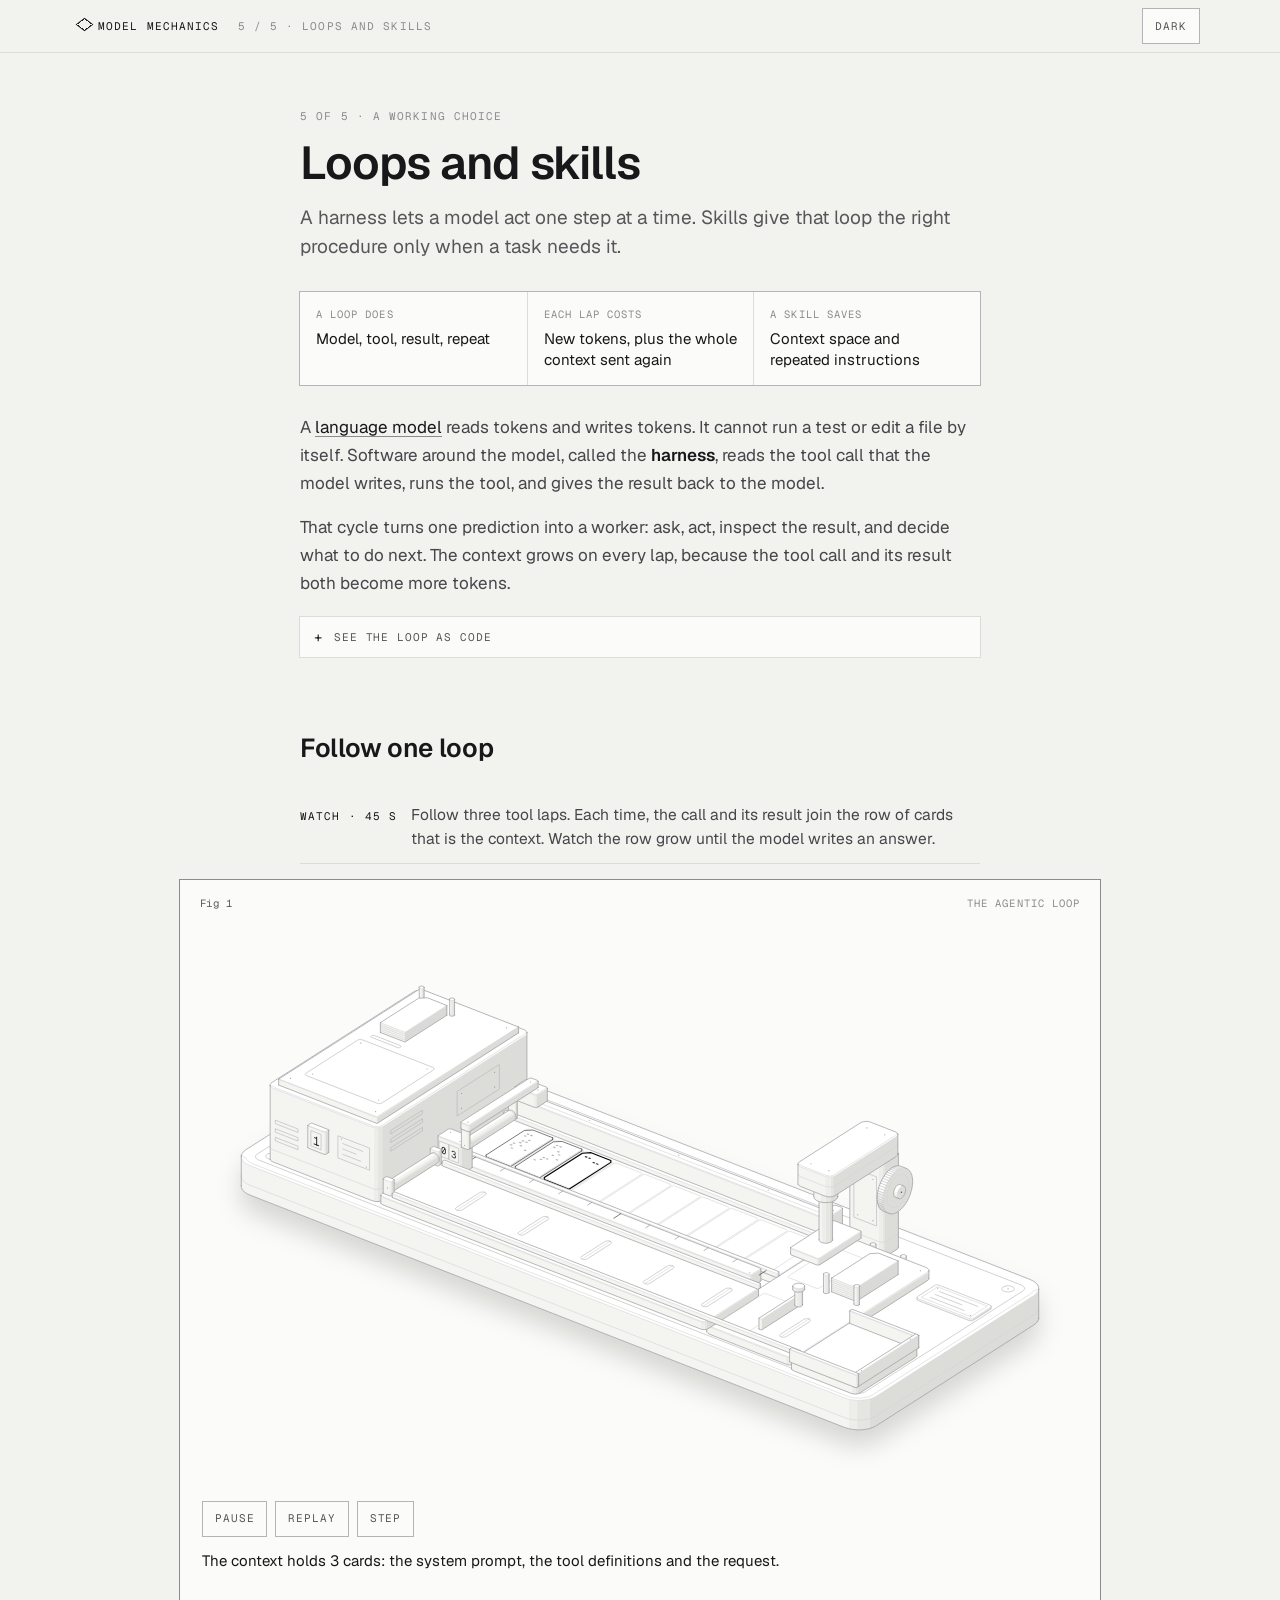
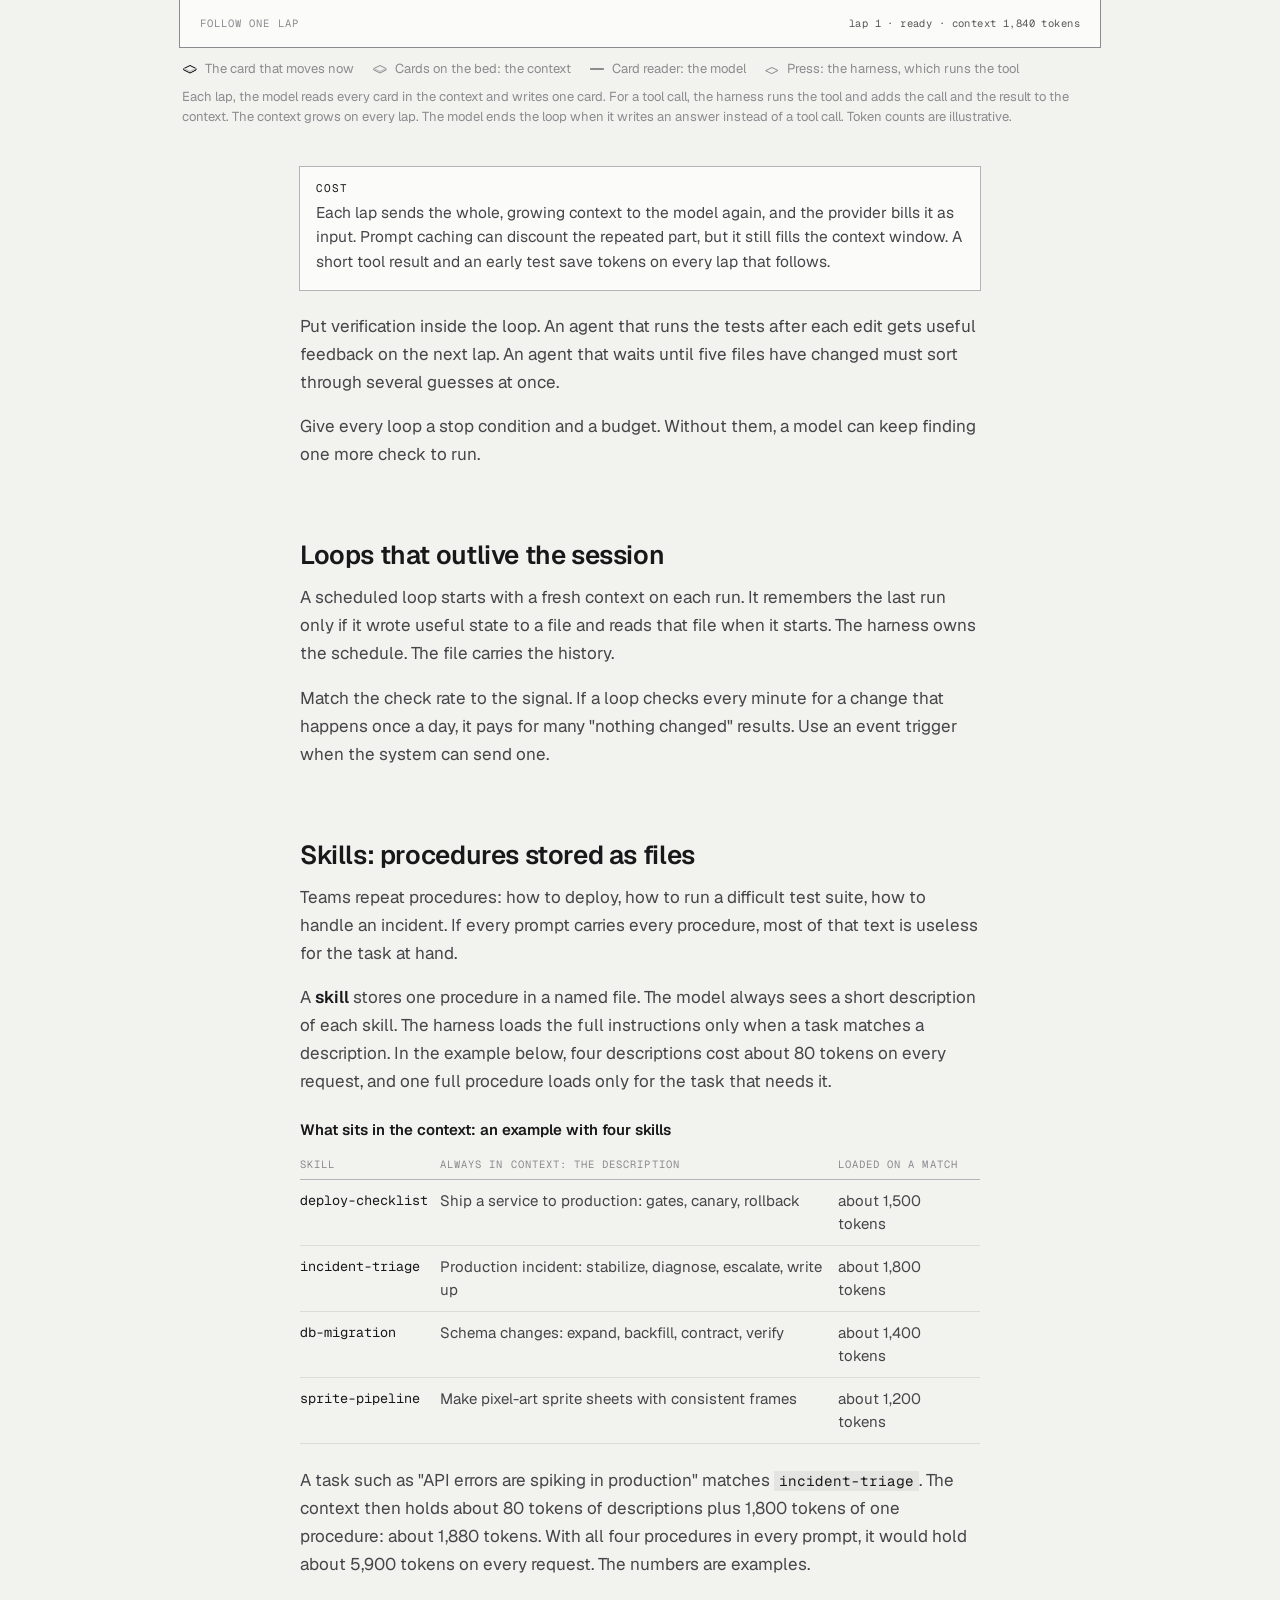
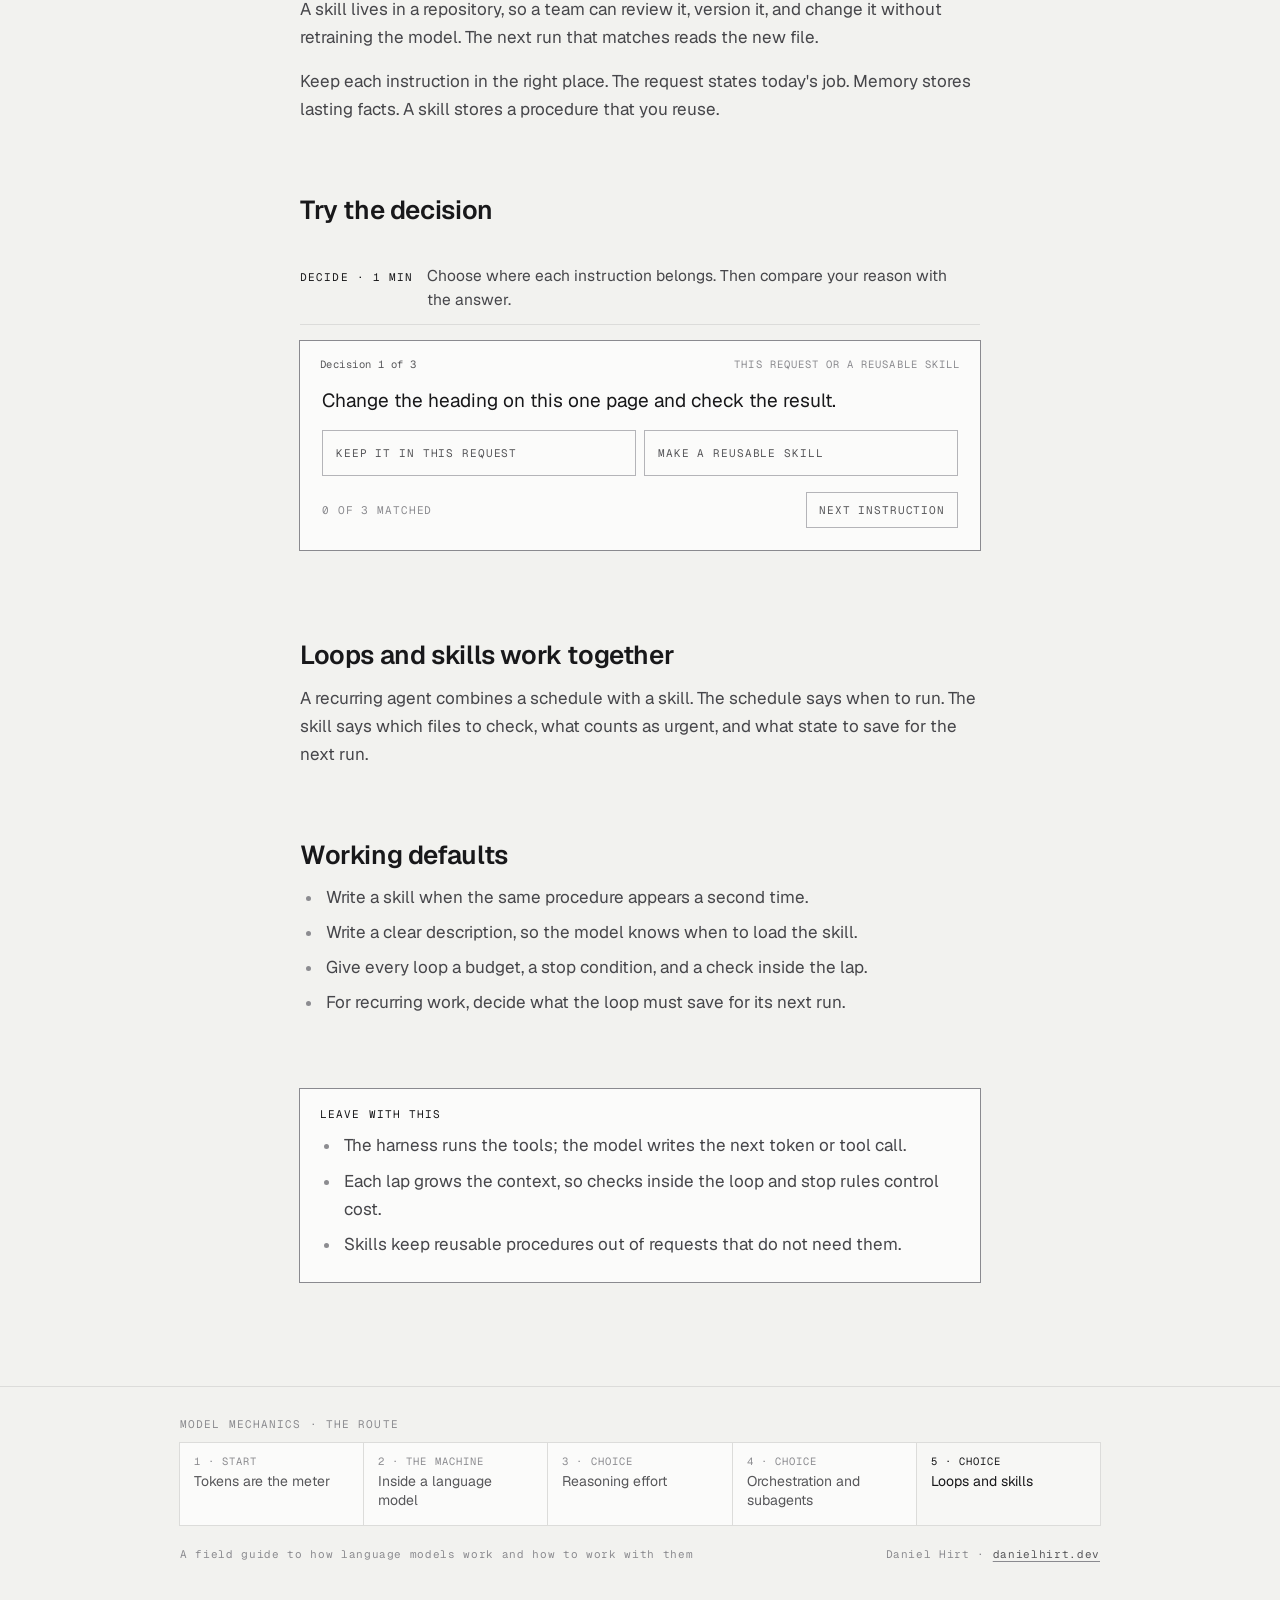
<file: articles/loops-and-skills.html>
<!doctype html>
<html lang="en" class="iso" data-theme="light">
<head>
<meta charset="utf-8">
<meta name="viewport" content="width=device-width, initial-scale=1">
<title>Loops and skills · Model Mechanics</title>
<meta name="description" content="How an agent harness runs a model in a tool loop, why the context grows on every lap, and how skills load a procedure only when a task needs it.">
<meta property="og:title" content="Loops and skills · Model Mechanics">
<meta property="og:description" content="How an agent harness runs a model in a tool loop, why the context grows on every lap, and how skills load a procedure only when a task needs it.">
<meta name="theme-color" content="#f2f2ef" media="(prefers-color-scheme: light)">
<meta name="theme-color" content="#0b0b0b" media="(prefers-color-scheme: dark)">
<link rel="icon" href="data:image/svg+xml,%3Csvg%20xmlns%3D%22http%3A%2F%2Fwww.w3.org%2F2000%2Fsvg%22%20viewBox%3D%220%200%2032%2032%22%3E%3Crect%20width%3D%2232%22%20height%3D%2232%22%20fill%3D%22%23f2f2ef%22%2F%3E%3Cpath%20d%3D%22M16%204%2027%2010v12l-11%206-11-6V10z%22%20fill%3D%22%23fbfbfa%22%20stroke%3D%22%2318181a%22%20stroke-width%3D%221.6%22%20stroke-linejoin%3D%22round%22%2F%3E%3Cpath%20d%3D%22M5%2010l11%206%2011-6M16%2016v12%22%20fill%3D%22none%22%20stroke%3D%22%2318181a%22%20stroke-width%3D%221.6%22%20stroke-linejoin%3D%22round%22%2F%3E%3Cpath%20d%3D%22M16%2016%2027%2010v12l-11%206z%22%20fill%3D%22%23dcdcd9%22%2F%3E%3Cpath%20d%3D%22M16%2016%2027%2010v12l-11%206zM5%2010l11%206%2011-6M16%2016v12%22%20fill%3D%22none%22%20stroke%3D%22%2318181a%22%20stroke-width%3D%221.6%22%20stroke-linejoin%3D%22round%22%2F%3E%3C%2Fsvg%3E">
<link rel="preload" href="../fonts/Geist-Variable.woff2" as="font" type="font/woff2" crossorigin>
<link rel="preload" href="../fonts/GeistMono-Variable.woff2" as="font" type="font/woff2" crossorigin>
<script>(function(){var d=document.documentElement,t=null;try{t=localStorage.getItem("model-mechanics-theme")}catch(e){}if(t!=="light"&&t!=="dark")t=matchMedia("(prefers-color-scheme: dark)").matches?"dark":"light";d.setAttribute("data-theme",t)})();</script>
<style>
.iso{
  --anatomy-page:#0b0b0b;--anatomy-card:#131313;--anatomy-text:#a3a3a3;--anatomy-strong:#e6e6e6;--anatomy-muted:#6e6e6e;
  --anatomy-paper:#131313;--anatomy-face:#1b1b1b;--anatomy-top:#1c1c1c;
  --anatomy-shade-0:#0f0f0f;--anatomy-shade-1:#121212;--anatomy-shade-2:#151515;--anatomy-shade-3:#181818;
  --anatomy-lit-top:#262626;--anatomy-lit-shade:#1d1d1d;
  --anatomy-hi:#d4d4d4;--anatomy-mid:#6a6a6a;--anatomy-lo:#3e3e3e;--anatomy-faint:#2a2a2a;--anatomy-lit:#ffffff;
  --anatomy-halo:#050505;--anatomy-halo-opacity:.9;--anatomy-dot:#e6e6e6;
  --anatomy-red:#ff6b6b;--anatomy-green:#6be0a0;--anatomy-blue:#6b9bff;
  --anatomy-weight:.6px;--anatomy-ease:cubic-bezier(.32,.72,0,1);
  --anatomy-mono:ui-monospace,"SF Mono",Menlo,Consolas,monospace;
  --anatomy-lift:inset 0 1px 0 0 #ffffff0a,inset 0 0 0 1px #ffffff06,0 0 0 1px #00000026,0 1px 1px -.5px #00000014,0 3px 3px -1.5px #00000014,0 6px 6px -3px #00000014,0 12px 12px -6px #00000014;
}
.iso[data-theme="light"]{
  --anatomy-page:#f2f2ef;--anatomy-card:#fbfbfa;--anatomy-text:#57575a;--anatomy-strong:#18181a;--anatomy-muted:#8c8c90;
  --anatomy-paper:#fbfbfa;--anatomy-face:#ffffff;--anatomy-top:#ffffff;
  --anatomy-shade-0:#dcdcd9;--anatomy-shade-1:#e5e5e2;--anatomy-shade-2:#ededea;--anatomy-shade-3:#f4f4f1;
  --anatomy-lit-top:#ffffff;--anatomy-lit-shade:#eeeeeb;
  --anatomy-hi:#26262a;--anatomy-mid:#8a8a8f;--anatomy-lo:#b4b4b8;--anatomy-faint:#d4d4d6;--anatomy-lit:#000000;
  --anatomy-halo:#8a8a80;--anatomy-halo-opacity:.32;--anatomy-dot:#3a3a3e;
  --anatomy-red:#e5484d;--anatomy-green:#30a46c;--anatomy-blue:#3e63dd;
  --anatomy-lift:inset 0 1px 0 0 #ffffff,0 0 0 1px #0000000f,0 1px 1px -.5px #0000000a,0 3px 3px -1.5px #0000000a,0 6px 6px -3px #0000000a,0 12px 12px -6px #0000000a;
}
.iso-svg{display:block;width:100%;height:auto;overflow:visible}
.iso-svg path,.iso-svg circle{vector-effect:non-scaling-stroke}
.iso-fill{fill:var(--anatomy-paper);stroke:none}
.iso-solid[data-lit]>.iso-fill{fill:var(--anatomy-face)}
.iso-shade,.iso-top{stroke:none}
.iso-shade[data-shade="0"]{fill:var(--anatomy-shade-0)}
.iso-shade[data-shade="1"]{fill:var(--anatomy-shade-1)}
.iso-shade[data-shade="2"]{fill:var(--anatomy-shade-2)}
.iso-shade[data-shade="3"]{fill:var(--anatomy-shade-3)}
.iso-top{fill:var(--anatomy-top)}
.iso-solid[data-lit]>.iso-top{fill:var(--anatomy-lit-top)}
.iso-solid[data-lit]>.iso-shade{fill:var(--anatomy-lit-shade)}
.iso-solid[data-seamless]>.iso-shade,.iso-solid[data-seamless]>.iso-top{stroke-width:.4;stroke-linejoin:round}
.iso-solid[data-seamless]>.iso-shade[data-shade="0"]{stroke:var(--anatomy-shade-0)}
.iso-solid[data-seamless]>.iso-shade[data-shade="1"]{stroke:var(--anatomy-shade-1)}
.iso-solid[data-seamless]>.iso-shade[data-shade="2"]{stroke:var(--anatomy-shade-2)}
.iso-solid[data-seamless]>.iso-shade[data-shade="3"]{stroke:var(--anatomy-shade-3)}
.iso-solid[data-seamless]>.iso-top{stroke:var(--anatomy-top)}
.iso-solid[data-seamless][data-lit]>.iso-top{stroke:var(--anatomy-lit-top)}
.iso-solid[data-seamless][data-lit]>.iso-shade{stroke:var(--anatomy-lit-shade)}
.iso-solid[data-lit]>.iso-edge{stroke:var(--anatomy-lit)}
.iso-halo{fill:var(--anatomy-halo);stroke:none;filter:blur(9px);opacity:var(--anatomy-halo-opacity);transform:translateY(3px)}
.iso-line{fill:none;stroke:var(--anatomy-lo);stroke-width:var(--anatomy-weight);stroke-linecap:round;stroke-linejoin:round}
.iso-line[data-tone="hi"]{stroke:var(--anatomy-hi)}
.iso-line[data-tone="mid"]{stroke:var(--anatomy-mid)}
.iso-line[data-tone="lo"]{stroke:var(--anatomy-lo)}
.iso-line[data-tone="faint"]{stroke:var(--anatomy-faint)}
.iso-line[data-tone="lit"]{stroke:var(--anatomy-lit)}
.iso-line[data-tone="red"]{stroke:var(--anatomy-red)}
.iso-line[data-tone="green"]{stroke:var(--anatomy-green)}
.iso-line[data-tone="blue"]{stroke:var(--anatomy-blue)}
.iso-line[data-dotted]{stroke-dasharray:.01 3.5;stroke-width:1}
.iso-line[data-dashed]{stroke-dasharray:3 3}
.iso-line[data-flow]{stroke-dasharray:2 6}
.iso-wire-end{fill:var(--anatomy-paper);stroke:var(--anatomy-lo);stroke-width:var(--anatomy-weight)}
.iso-wire[data-tone="hi"] .iso-wire-end{stroke:var(--anatomy-hi)}
.iso-wire[data-tone="mid"] .iso-wire-end{stroke:var(--anatomy-mid)}
.iso-wire[data-tone="faint"] .iso-wire-end{stroke:var(--anatomy-faint)}
.iso-wire[data-tone="lit"] .iso-wire-end{stroke:var(--anatomy-lit)}
.iso-dots circle{fill:var(--anatomy-dot);stroke:none;opacity:.32}
.iso-dots[data-tone="hi"] circle{opacity:.85}
.iso-dots[data-tone="mid"] circle{opacity:.45}
.iso-dots[data-tone="lo"] circle{opacity:.22}
.iso-dots[data-tone="faint"] circle{opacity:.12}
.iso-face-text{fill:var(--anatomy-mid);font-family:var(--anatomy-mono);letter-spacing:.04em}
.iso-face-text[data-tone="hi"]{fill:var(--anatomy-hi)}
.iso-face-text[data-tone="lo"]{fill:var(--anatomy-lo)}
.iso-face-text[data-tone="faint"]{fill:var(--anatomy-faint)}
.tb-body{fill:var(--anatomy-shade-2);stroke:none}
.tb-shine{fill:var(--anatomy-top);stroke:none}
.tb-shade{fill:var(--anatomy-shade-0);stroke:none}
.tb-ring{fill:none;stroke:var(--anatomy-lo);stroke-width:.45;stroke-linecap:butt;stroke-linejoin:round}
.tb-ring[data-tone="mid"]{stroke:var(--anatomy-mid)}
.tb-ring[data-tone="faint"]{stroke:var(--anatomy-faint)}
.tb-ring[data-tone="hi"]{stroke:var(--anatomy-hi)}
@keyframes iso-flow{to{stroke-dashoffset:-32}}
@keyframes iso-pulse{0%,100%{opacity:.18}12%{opacity:1}40%{opacity:.18}}
.iso-line[data-flow]{animation:iso-flow 1600ms linear infinite}
.iso-dots circle[data-pulse]{animation:iso-pulse 1600ms steps(1,end) infinite;animation-delay:var(--pulse-at,0ms)}
.iso-figure{margin:32px 0 36px}
.iso-plate{position:relative;padding:52px 24px;border-radius:0;background:var(--anatomy-card);box-shadow:0 0 0 1px var(--anatomy-mid);--anatomy-paper:var(--anatomy-card)}
.iso-plate-corners{position:absolute;inset:18px 20px;pointer-events:none}
.iso-plate-corner{position:absolute;color:var(--anatomy-muted);font-family:var(--anatomy-mono);font-size:10.5px;line-height:1;letter-spacing:.04em;white-space:nowrap}
.iso-plate-corner[data-corner="fig"]{top:0;left:0;color:var(--anatomy-text)}
.iso-plate-corner[data-corner="title"]{top:0;right:0;text-transform:uppercase;letter-spacing:.1em}
.iso-plate-corner[data-corner="hint"]{bottom:0;left:0;text-transform:uppercase;letter-spacing:.1em}
.iso-plate-corner[data-corner="readout"]{right:0;bottom:0;color:var(--anatomy-text);font-variant-numeric:tabular-nums}
.iso-plate .iso-svg{margin:0 auto}
.iso-legend{display:grid;gap:8px;margin-top:12px;color:var(--anatomy-muted);font-size:13px;line-height:1.55}
.iso-keys{display:flex;flex-wrap:wrap;gap:6px 18px}
.iso-key{display:inline-flex;align-items:center;gap:7px}
.iso-swatch{width:16px;height:10px;flex:none;overflow:visible}
.iso-swatch path{fill:none;stroke:var(--anatomy-hi);stroke-width:1;vector-effect:non-scaling-stroke;stroke-linejoin:round;stroke-linecap:round}
.iso-swatch[data-mark="raised"] path,.iso-swatch[data-mark="flat"] path{stroke:var(--anatomy-mid)}
.iso-swatch[data-mark="lit"] path{stroke:var(--anatomy-lit)}
.iso-swatch[data-mark="dim"] path{stroke:var(--anatomy-lo)}
.iso-swatch[data-mark="dotted"] path{stroke-dasharray:.01 3;stroke-width:1.4}
.iso-swatch[data-mark="dashed"] path{stroke-dasharray:3 2.5}
.iso-swatch[data-mark="red"] path{stroke:var(--anatomy-red)}
.iso-swatch[data-mark="green"] path{stroke:var(--anatomy-green)}
.iso-swatch[data-mark="blue"] path{stroke:var(--anatomy-blue)}
.iso-swatch-crease{stroke:var(--anatomy-lo)!important}
@media (max-width:560px){.iso-plate{padding:48px 12px 70px}.iso-plate-corner[data-corner="hint"]{bottom:18px}}
@media (prefers-reduced-motion:reduce){.iso-line[data-flow],.iso-dots circle[data-pulse]{animation:none}}

/* Model Mechanics site styles. Layered on ISO_CSS: every colour reads an --anatomy-* token,
   so the page, the cards and the figures switch theme together. */
@font-face{font-family:"Geist";src:url("../fonts/Geist-Variable.woff2") format("woff2");font-weight:100 900;font-style:normal;font-display:swap}
@font-face{font-family:"Geist";src:url("../fonts/Geist-VariableItalic.woff2") format("woff2");font-weight:100 900;font-style:italic;font-display:swap}
@font-face{font-family:"Geist Mono";src:url("../fonts/GeistMono-Variable.woff2") format("woff2");font-weight:100 900;font-style:normal;font-display:swap}

.iso{
  --anatomy-mono:"Geist Mono",ui-monospace,"SF Mono",Menlo,Consolas,monospace;
  --site-sans:"Geist",ui-sans-serif,system-ui,-apple-system,"Segoe UI",sans-serif;
  --site-text:#b4b4b4;--site-rule:#262626;--site-rule-strong:#3e3e3e;--site-wash:#161616;--site-mark:#2a2a2a;
  --site-text-width:680px;--site-wide-width:920px;--site-hero-width:1120px;
}
.iso[data-theme="light"]{
  --site-text:#46464a;--site-rule:#dcdcda;--site-rule-strong:#b4b4b8;--site-wash:#f7f7f5;--site-mark:#e4e4e1;
}
html{color-scheme:dark}
html[data-theme="light"]{color-scheme:light}
*{box-sizing:border-box}
html,body{margin:0}
body{min-width:320px;background:var(--anatomy-page);color:var(--site-text);font:17px/1.65 var(--site-sans);-webkit-font-smoothing:antialiased;text-rendering:optimizeLegibility}
::selection{background:var(--anatomy-strong);color:var(--anatomy-page)}
a{color:var(--anatomy-strong);text-decoration:underline;text-decoration-color:var(--anatomy-mid);text-decoration-thickness:1px;text-underline-offset:3px}
a:hover{text-decoration-color:var(--anatomy-strong)}
:focus-visible{outline:1px solid var(--anatomy-muted);outline-offset:4px}
.skip{position:absolute;left:16px;top:-48px;z-index:10;padding:6px 10px;background:var(--anatomy-card);box-shadow:0 0 0 1px var(--anatomy-mid);font:11px/1.2 var(--anatomy-mono);letter-spacing:.08em;text-transform:uppercase}
.skip:focus{top:12px}
.label,.kicker{font-family:var(--anatomy-mono);font-size:11px;line-height:1.3;letter-spacing:.1em;text-transform:uppercase;color:var(--anatomy-muted)}

/* Mast */
.mast{border-bottom:1px solid var(--site-rule);background:var(--anatomy-page)}
.mast-inner{display:flex;align-items:center;gap:18px;width:min(var(--site-hero-width),100% - 32px);min-height:52px;margin:0 auto;font-family:var(--anatomy-mono);font-size:11px;letter-spacing:.1em;text-transform:uppercase}
.mast-brand{color:var(--anatomy-strong);text-decoration:none;white-space:nowrap}
.mast-brand::before{content:"";display:inline-block;width:9px;height:9px;margin-right:9px;box-shadow:0 0 0 1px var(--anatomy-strong);transform:translateY(-1px) rotate(45deg) skew(-8deg,-8deg)}
.mast-crumb{color:var(--anatomy-muted);white-space:nowrap;overflow:hidden;text-overflow:ellipsis;min-width:0}
.mast-theme{margin-left:auto}

/* Buttons and inputs, shared by the mast, figures and exercises */
.btn{display:inline-flex;align-items:center;justify-content:center;gap:8px;min-height:36px;padding:0 13px;border:0;border-radius:0;background:var(--anatomy-card);box-shadow:inset 0 0 0 1px var(--site-rule-strong);color:var(--anatomy-text);font:11px/1 var(--anatomy-mono);letter-spacing:.08em;text-transform:uppercase;cursor:pointer;touch-action:manipulation;transition:box-shadow .16s,color .16s,background .16s}
.btn:hover{box-shadow:inset 0 0 0 1px var(--anatomy-mid);color:var(--anatomy-strong)}
.btn[aria-pressed="true"],.btn[data-on]{box-shadow:inset 0 0 0 1px var(--anatomy-strong);color:var(--anatomy-strong);background:var(--anatomy-face)}
.btn[aria-pressed="true"]::before,.btn[data-on]::before{content:"";width:5px;height:5px;background:var(--anatomy-strong)}
.btn:disabled{opacity:.45;cursor:default}
.btn-primary{background:var(--anatomy-strong);color:var(--anatomy-page);box-shadow:none}
.btn-primary:hover{color:var(--anatomy-page);box-shadow:inset 0 0 0 1px var(--anatomy-strong);background:var(--anatomy-hi)}
.field{display:block;width:100%;min-height:42px;padding:9px 12px;border:0;border-radius:0;background:var(--anatomy-card);box-shadow:inset 0 0 0 1px var(--site-rule-strong);color:var(--anatomy-strong);font:15px/1.4 var(--anatomy-mono)}
.field:focus{outline:none;box-shadow:inset 0 0 0 1px var(--anatomy-strong)}
textarea.field{resize:vertical;min-height:84px}
.range{-webkit-appearance:none;appearance:none;width:100%;height:28px;margin:0;background:transparent;cursor:pointer;touch-action:pan-y}
.range:focus{outline:none}
.range::-webkit-slider-runnable-track{height:1px;background:var(--anatomy-mid)}
.range::-moz-range-track{height:1px;background:var(--anatomy-mid)}
.range::-webkit-slider-thumb{-webkit-appearance:none;width:13px;height:13px;margin-top:-6px;border:0;border-radius:0;background:var(--anatomy-card);box-shadow:inset 0 0 0 1px var(--anatomy-strong),0 0 0 3px var(--anatomy-card)}
.range::-moz-range-thumb{width:13px;height:13px;border:0;border-radius:0;background:var(--anatomy-card);box-shadow:inset 0 0 0 1px var(--anatomy-strong),0 0 0 3px var(--anatomy-card)}
.range:focus-visible::-webkit-slider-thumb{background:var(--anatomy-strong)}
.range:focus-visible::-moz-range-thumb{background:var(--anatomy-strong)}

/* Page grid: text column, wide column for figures, hero column for the map */
.page{display:grid;grid-template-columns:[full-start] minmax(16px,1fr) [hero-start] minmax(0,calc((var(--site-hero-width) - var(--site-wide-width)) / 2)) [wide-start] minmax(0,calc((var(--site-wide-width) - var(--site-text-width)) / 2)) [text-start] min(var(--site-text-width),100% - 32px) [text-end] minmax(0,calc((var(--site-wide-width) - var(--site-text-width)) / 2)) [wide-end] minmax(0,calc((var(--site-hero-width) - var(--site-wide-width)) / 2)) [hero-end] minmax(16px,1fr) [full-end];padding:56px 0 24px}
.page>*{grid-column:text}
.page>.wide,.page>.iso-figure{grid-column:wide}
.page>.hero{grid-column:hero}
.page>.full{grid-column:full}

/* Intro */
.intro{margin-bottom:28px}
.intro h1{margin:14px 0 14px;color:var(--anatomy-strong);font-size:clamp(34px,5.4vw,46px);line-height:1.08;font-weight:600;letter-spacing:-.025em;text-wrap:balance}
.standfirst{margin:0;color:var(--anatomy-text);font-size:19px;line-height:1.55;text-wrap:pretty}
.spec{display:grid;grid-template-columns:repeat(3,minmax(0,1fr));margin:30px 0 0;background:var(--anatomy-card);box-shadow:0 0 0 1px var(--site-rule-strong)}
.spec>div{padding:14px 16px 15px;border-left:1px solid var(--site-rule)}
.spec>div:first-child{border-left:0}
.spec dt{font-family:var(--anatomy-mono);font-size:10.5px;letter-spacing:.1em;text-transform:uppercase;color:var(--anatomy-muted)}
.spec dd{margin:5px 0 0;color:var(--anatomy-strong);font-size:15px;line-height:1.4}

/* Prose */
.page h2{margin:56px 0 12px;color:var(--anatomy-strong);font-size:26px;line-height:1.2;font-weight:600;letter-spacing:-.015em;text-wrap:balance;scroll-margin-top:24px}
.page h3{margin:30px 0 6px;color:var(--anatomy-strong);font-size:18px;line-height:1.3;font-weight:600;letter-spacing:-.005em}
.page p{margin:0 0 16px;text-wrap:pretty}
.page ul,.page ol{margin:0 0 18px;padding-left:22px}
.page li{margin:0 0 7px;padding-left:4px}
.page li::marker{color:var(--anatomy-muted);font-family:var(--anatomy-mono);font-size:.82em}
.page strong{color:var(--anatomy-strong);font-weight:600}
.page code,.page kbd{padding:1px 5px;background:var(--site-mark);color:var(--anatomy-strong);font:.84em/1 var(--anatomy-mono)}
.page sub,.page sup{font-size:.72em;line-height:0}
.page .section-label{margin:72px 0 8px}
.page .section-label+h2{margin-top:0}
.page .steps{display:grid;grid-template-columns:repeat(4,minmax(0,1fr));gap:1px;margin:26px 0 14px;padding:0;list-style:none;background:var(--site-rule);box-shadow:0 0 0 1px var(--site-rule-strong)}
.page .steps li{margin:0;padding:0;background:var(--anatomy-card)}
.page .steps a{display:block;height:100%;padding:11px 13px 12px;color:var(--anatomy-strong);text-decoration:none;font-size:14.5px;line-height:1.4}
.page .steps a:hover{background:var(--anatomy-face)}
.page .steps b{display:block;margin-bottom:4px;font:10.5px/1.2 var(--anatomy-mono);letter-spacing:.1em;text-transform:uppercase;color:var(--anatomy-muted);font-weight:400}
.one-line{margin:0 0 18px;padding:12px 16px;background:var(--anatomy-card);box-shadow:inset 2px 0 0 var(--anatomy-strong),0 0 0 1px var(--site-rule);color:var(--anatomy-strong);font-size:16px;line-height:1.55}
.one-line .label{display:block;margin-bottom:3px}

/* Notes, recall and asides */
.note{margin:6px 0 22px;padding:14px 16px 15px;background:var(--anatomy-card);box-shadow:0 0 0 1px var(--site-rule-strong);font-size:15.5px;line-height:1.6}
.note .label{display:block;margin-bottom:5px;color:var(--anatomy-strong)}
.note p:last-child{margin-bottom:0}
.recall{margin:48px 0 8px;padding:18px 20px 6px;background:var(--anatomy-card);box-shadow:0 0 0 1px var(--anatomy-mid)}
.recall .label{display:block;margin-bottom:10px;color:var(--anatomy-strong)}
.recall h2{margin:0 0 10px;font-size:20px}
.recall ul{padding-left:20px}
.fine{color:var(--anatomy-muted);font-size:14.5px;line-height:1.6}

/* Try lines: the action and time before a figure */
.try{display:grid;grid-template-columns:auto 1fr;gap:4px 14px;align-items:baseline;margin:26px 0 -14px;padding:0 0 12px;border-bottom:1px solid var(--site-rule)}
.try .label{color:var(--anatomy-strong);white-space:nowrap}
.try p{margin:0;font-size:15.5px;line-height:1.55}

/* Figures: plates from the kit, with controls inside the card */
.page>.iso-figure{margin:30px 0 34px}
.iso-figure .iso-legend{padding:0 2px}
.iso-caption{color:var(--anatomy-muted)}
.iso-plate{padding:46px 22px 50px}
.iso-stage{position:relative;touch-action:pan-y;outline:none}
.iso-stage:focus-visible{outline:1px solid var(--anatomy-muted);outline-offset:6px}
.fig-controls{display:flex;flex-wrap:wrap;align-items:center;gap:8px;margin:14px 0 0}
.fig-controls .label{margin-right:4px}
.fig-controls .spacer{flex:1}
.fig-row{display:grid;grid-template-columns:auto 1fr auto;align-items:center;gap:12px;margin:12px 0 0}
.fig-row output{font:12px/1 var(--anatomy-mono);color:var(--anatomy-strong);font-variant-numeric:tabular-nums;min-width:8ch;text-align:right}
.fig-meter{display:grid;grid-template-columns:repeat(auto-fit,minmax(120px,1fr));gap:1px;margin:14px 0 0;background:var(--site-rule);box-shadow:0 0 0 1px var(--site-rule)}
.fig-meter>div{padding:9px 12px 10px;background:var(--anatomy-card)}
.fig-meter dt{font:10px/1.3 var(--anatomy-mono);letter-spacing:.1em;text-transform:uppercase;color:var(--anatomy-muted)}
.fig-meter dd{margin:3px 0 0;color:var(--anatomy-strong);font:15px/1.3 var(--anatomy-mono);font-variant-numeric:tabular-nums}
.fig-status{margin:12px 0 0;min-height:3.1em;color:var(--anatomy-strong);font-size:15px;line-height:1.55;text-wrap:pretty}
.sr-only{position:absolute;width:1px;height:1px;margin:-1px;padding:0;overflow:hidden;clip:rect(0 0 0 0);white-space:nowrap;border:0}

/* Formula and detail disclosures */
details.more{margin:4px 0 20px;background:var(--anatomy-card);box-shadow:0 0 0 1px var(--site-rule)}
details.more>summary{display:flex;align-items:center;gap:10px;min-height:40px;padding:0 14px;list-style:none;cursor:pointer;font:11px/1.2 var(--anatomy-mono);letter-spacing:.08em;text-transform:uppercase;color:var(--anatomy-text)}
details.more>summary::-webkit-details-marker{display:none}
details.more>summary::before{content:"+";width:10px;color:var(--anatomy-strong);font-size:14px;letter-spacing:0}
details.more[open]>summary::before{content:"−"}
details.more>summary:hover{color:var(--anatomy-strong)}
details.more>.more-body{padding:4px 16px 4px;border-top:1px solid var(--site-rule)}
details.more .more-body>:first-child{margin-top:12px}
.formula{margin:10px 0 14px;padding:12px 14px;overflow-x:auto;background:var(--site-wash);box-shadow:inset 1px 0 0 var(--anatomy-mid);color:var(--anatomy-strong);font:15px/1.9 var(--anatomy-mono);white-space:nowrap}
.formula .label{display:block;margin-bottom:2px;white-space:normal}
pre.code{margin:10px 0 14px;padding:12px 14px;overflow-x:auto;background:var(--site-wash);box-shadow:inset 1px 0 0 var(--anatomy-mid);color:var(--anatomy-strong);font:13.5px/1.7 var(--anatomy-mono)}
pre.code .c{color:var(--anatomy-muted)}

/* Tables */
.table-wrap{margin:8px 0 22px;overflow-x:auto}
table{width:100%;border-collapse:collapse;font-size:15px;line-height:1.5}
caption{padding:0 0 8px;text-align:left;color:var(--anatomy-strong);font-weight:600}
th{padding:8px 12px 8px 0;border-bottom:1px solid var(--site-rule-strong);text-align:left;vertical-align:bottom;font:10.5px/1.3 var(--anatomy-mono);letter-spacing:.1em;text-transform:uppercase;color:var(--anatomy-muted);font-weight:400}
td{padding:10px 12px 10px 0;border-bottom:1px solid var(--site-rule);vertical-align:top}
td:first-child{color:var(--anatomy-strong);font-family:var(--anatomy-mono);font-size:13.5px;white-space:nowrap}

/* Decision rounds */
.rounds{margin:30px 0 34px;padding:46px 22px 22px;position:relative;background:var(--anatomy-card);box-shadow:0 0 0 1px var(--anatomy-mid)}
.rounds-head{position:absolute;inset:18px 20px auto;display:flex;justify-content:space-between;gap:12px;font:10.5px/1 var(--anatomy-mono);letter-spacing:.1em;text-transform:uppercase;color:var(--anatomy-muted)}
.rounds-head span:first-child{color:var(--anatomy-text);letter-spacing:.04em;text-transform:none}
.rounds-q{margin:6px 0 16px;color:var(--anatomy-strong);font-size:19px;line-height:1.45}
.rounds-choices{display:grid;grid-template-columns:repeat(auto-fit,minmax(200px,1fr));gap:8px}
.rounds-choices .btn{min-height:46px;justify-content:flex-start;padding:0 14px;text-align:left}
.rounds-reveal{margin:16px 0 0;padding:12px 14px;background:var(--site-wash);box-shadow:inset 2px 0 0 var(--anatomy-strong);font-size:15.5px;line-height:1.6}
.rounds-reveal strong{display:block;margin-bottom:2px}
.rounds-foot{display:flex;flex-wrap:wrap;justify-content:space-between;align-items:center;gap:10px;margin-top:16px}
.rounds-score{font:11px/1 var(--anatomy-mono);letter-spacing:.08em;text-transform:uppercase;color:var(--anatomy-muted)}

/* Patterns grid */
.grid-2{display:grid;grid-template-columns:repeat(2,minmax(0,1fr));gap:1px;margin:10px 0 22px;background:var(--site-rule);box-shadow:0 0 0 1px var(--site-rule)}
.grid-2>div{padding:14px 16px 4px;background:var(--anatomy-card)}
.grid-2 h3{margin:0 0 6px;font-size:16px}
.grid-2 p{font-size:15.5px}

/* Landing route */
.page .route-list{display:grid;gap:1px;margin:14px 0 8px;padding:0;list-style:none;background:var(--site-rule);box-shadow:0 0 0 1px var(--site-rule-strong)}
.page .route-list li{margin:0;padding:0;background:var(--anatomy-card)}
.page .route-list a{display:grid;grid-template-columns:190px 1fr;gap:2px 22px;padding:16px 18px 17px;color:var(--site-text);text-decoration:none}
.page .route-list a:hover{background:var(--anatomy-face)}
.page .route-list b{grid-row:span 2;padding-top:4px;font:10.5px/1.4 var(--anatomy-mono);letter-spacing:.1em;text-transform:uppercase;color:var(--anatomy-muted);font-weight:400}
.page .route-list strong{color:var(--anatomy-strong);font-size:18px;line-height:1.35}
.page .route-list span{font-size:15px;line-height:1.55}
@media (max-width:640px){.page .route-list a{grid-template-columns:1fr}.page .route-list b{grid-row:auto;padding:0}}

/* References */
.page .refs{margin:0;padding:0;list-style:none}
.page .refs li{display:grid;grid-template-columns:minmax(0,1fr);gap:2px;margin:0;padding:11px 0 12px;border-top:1px solid var(--site-rule)}
.page .refs li::marker{content:none}
.page .refs span{color:var(--anatomy-muted);font-size:14.5px;line-height:1.5}

/* Footer route */
.foot{margin-top:72px;border-top:1px solid var(--site-rule)}
.foot-inner{width:min(var(--site-wide-width),100% - 32px);margin:0 auto;padding:30px 0 56px}
.foot .label{display:block;margin-bottom:12px}
.route{display:grid;grid-template-columns:repeat(5,minmax(0,1fr));gap:1px;margin:0;padding:0;list-style:none;background:var(--site-rule);box-shadow:0 0 0 1px var(--site-rule)}
.route li{margin:0;padding:0;background:var(--anatomy-card)}
.route a,.route span{display:block;height:100%;padding:12px 14px 14px;text-decoration:none;color:var(--anatomy-text);font-size:14px;line-height:1.4}
.route b{display:block;margin-bottom:4px;font:10.5px/1.2 var(--anatomy-mono);letter-spacing:.1em;text-transform:uppercase;color:var(--anatomy-muted);font-weight:400}
.route a:hover{background:var(--anatomy-face);color:var(--anatomy-strong)}
.route [aria-current="page"]{background:var(--site-wash);color:var(--anatomy-strong)}
.route [aria-current="page"] b{color:var(--anatomy-strong)}
.foot-meta{display:flex;flex-wrap:wrap;justify-content:space-between;gap:10px;margin-top:22px;font:11px/1.4 var(--anatomy-mono);letter-spacing:.06em;color:var(--anatomy-muted)}
.foot-meta a{color:var(--anatomy-text)}

@media (max-width:760px){
  body{font-size:16.5px}
  .page{padding-top:40px}
  .spec{grid-template-columns:1fr}
  .spec>div{border-left:0;border-top:1px solid var(--site-rule)}
  .spec>div:first-child{border-top:0}
  .route{grid-template-columns:1fr}
  .page .steps{grid-template-columns:repeat(2,minmax(0,1fr))}
  .grid-2{grid-template-columns:1fr}
  .mast-crumb{display:none}
  .try{grid-template-columns:1fr}
}
@media (max-width:560px){
  .iso-plate{padding:42px 10px 64px}
  .rounds{padding:44px 14px 18px}
}
@media (prefers-reduced-motion:reduce){*{scroll-behavior:auto!important}.btn{transition:none}}


[data-fig="card-loop"] .cl-holes{fill:var(--anatomy-lo);stroke:none}
[data-fig="card-loop"] .iso-solid[data-lit] .cl-holes{fill:var(--anatomy-hi)}
[data-fig="card-loop"] [data-card] .iso-solid[data-lit]>.iso-edge{stroke-width:1.15px}
[data-fig="card-loop"] .cl-status{margin:12px 0 0;min-height:3.2em;color:var(--anatomy-strong);font-size:15px;line-height:1.55;text-wrap:pretty}
@media (max-width:560px){[data-fig="card-loop"] .cl-status{font-size:14.5px}}

</style>
</head>
<body>
<a class="skip" href="#main">Skip to content</a>
<header class="mast"><div class="mast-inner"><a class="mast-brand" href="../index.html">Model Mechanics</a><span class="mast-crumb">5 / 5 · Loops and skills</span><button class="btn mast-theme" type="button" data-theme-toggle>Theme</button></div></header>
<main id="main" class="page">
<header class="intro">
  <p class="kicker">5 of 5 · A working choice</p>
  <h1>Loops and skills</h1>
  <p class="standfirst">A harness lets a model act one step at a time. Skills give that loop the right procedure only when a task needs it.</p>
  <dl class="spec">
    <div><dt>A loop does</dt><dd>Model, tool, result, repeat</dd></div>
    <div><dt>Each lap costs</dt><dd>New tokens, plus the whole context sent again</dd></div>
    <div><dt>A skill saves</dt><dd>Context space and repeated instructions</dd></div>
  </dl>
</header>

<p>A <a href="how-llms-work.html">language model</a> reads tokens and writes tokens. It cannot run a test or edit a file by itself. Software around the model, called the <strong>harness</strong>, reads the tool call that the model writes, runs the tool, and gives the result back to the model.</p>
<p>That cycle turns one prediction into a worker: ask, act, inspect the result, and decide what to do next. The context grows on every lap, because the tool call and its result both become more tokens.</p>
<details class="more">
  <summary>See the loop as code</summary>
  <div class="more-body">
<pre class="code"><code>context = [system_prompt, tool_definitions, user_request]
while True:
    output = model(context)               <span class="c"># writes tokens until a tool call or an answer</span>
    if output.is_answer:
        return output                     <span class="c"># the model chose to stop</span>
    result = run_tool(output.tool_call)   <span class="c"># the harness runs the tool</span>
    context += [output, result]           <span class="c"># both become tokens</span></code></pre>
  </div>
</details>

<h2 id="loop">Follow one loop</h2>
<div class="try"><span class="label">Watch · 45 s</span><p>Follow three tool laps. Each time, the call and its result join the row of cards that is the context. Watch the row grow until the model writes an answer.</p></div>
<figure class="iso-figure" data-fig="card-loop"><div class="iso-plate"><div class="iso-plate-corners" aria-hidden="true"><span class="iso-plate-corner" data-corner="fig">Fig 1</span><span class="iso-plate-corner" data-corner="title">The agentic loop</span><span class="iso-plate-corner" data-corner="hint">Follow one lap</span><span class="iso-plate-corner" data-corner="readout" data-readout>lap 1 · ready · context 1,840 tokens</span></div><div class="iso-stage" tabindex="0" role="slider" aria-label="The agentic loop as a card machine. Space plays or pauses. The right arrow key moves one step forward and the left arrow key one step back." aria-valuemin="1" aria-valuemax="26" aria-valuenow="1" aria-valuetext="The context holds 3 cards: the system prompt, the tool definitions and the request."><svg xmlns="http://www.w3.org/2000/svg" class="iso-svg" viewBox="0 0 640 410" role="img" aria-label="A punched-card loop machine on a base plate. Context cards lie in a row on a bed beside a ruler. A card reader, the model, rolls a read head over every card in the row and then punches one new card. The card runs down a lane to a gate. A tool call turns into a press, the harness, which runs the tool, punches a result card and slides both cards onto the end of the row. On the last lap the reader punches an answer, and the gate sends it on to an output tray."><defs><clipPath id="card-loop-exit"><path d="M712.26 -177.58L-308.84 475.9L1554.06 1203.63L2575.17 550.15Z"/></clipPath></defs><path class="iso-halo" d="M28.7 176.9L29.3 175.3L30.5 173.8L32.2 172.4L147.1 98.9L149.3 97.7L152 96.8L155 96.1L158.1 95.8L161.4 95.7L164.6 96L167.6 96.6L170.4 97.5L604.9 267.2L607.3 268.3L609.2 269.7L610.5 271.2L611.2 272.7L611.3 274.4L611.3 295.9L610.7 297.5L609.5 299L607.8 300.4L492.9 373.9L490.7 375.1L488 376L485 376.7L481.9 377L478.6 377.1L475.4 376.8L472.4 376.2L469.6 375.4L35.1 205.6L32.7 204.5L30.8 203.1L29.5 201.7L28.8 200.1L28.7 198.4Z"/><g class="iso-solid"><path class="iso-fill" d="M150.6 143.1L151 141.5L152 140L153.7 138.6L156 137.4L158.7 136.5L161.8 136L165 135.8L168.2 136L171.3 136.5L174.1 137.3L176.4 138.5L178.2 139.8L179.3 141.4L179.7 143L179.7 145.8L179.3 147.5L178.3 149L176.6 150.4L174.3 151.5L171.6 152.4L168.5 153L165.3 153.2L162.1 153L159 152.5L156.2 151.6L153.9 150.5L152.1 149.1L151 147.6L150.6 146Z"/><path class="iso-shade" data-shade="0" d="M176.6 150.4L174.3 151.5L174.3 148.7L176.6 147.5ZM174.3 151.5L171.6 152.4L171.6 149.5L174.3 148.7ZM179.7 145.8L179.3 147.5L179.3 144.6L179.7 143ZM179.3 147.5L178.3 149L178.3 146.1L179.3 144.6ZM178.3 149L176.6 150.4L176.6 147.5L178.3 146.1Z"/><path class="iso-shade" data-shade="1" d="M171.6 152.4L168.5 153L168.5 150.1L171.6 149.5ZM168.5 153L165.3 153.2L165.3 150.3L168.5 150.1Z"/><path class="iso-shade" data-shade="2" d="M165.3 153.2L162.1 153L162.1 150.1L165.3 150.3ZM162.1 153L159 152.5L159 149.6L162.1 150.1Z"/><path class="iso-shade" data-shade="3" d="M159 152.5L156.2 151.6L156.2 148.8L159 149.6ZM156.2 151.6L153.9 150.5L153.9 147.6L156.2 148.8ZM153.9 150.5L152.1 149.1L152.1 146.3L153.9 147.6ZM152.1 149.1L151 147.6L151 144.7L152.1 146.3ZM151 147.6L150.6 146L150.6 143.1L151 144.7Z"/><path class="iso-top" d="M176.6 147.5L174.3 148.7L171.6 149.5L168.5 150.1L165.3 150.3L162.1 150.1L159 149.6L156.2 148.8L153.9 147.6L152.1 146.3L151 144.7L150.6 143.1L151 141.5L152 140L153.7 138.6L156 137.4L158.7 136.5L161.8 136L165 135.8L168.2 136L171.3 136.5L174.1 137.3L176.4 138.5L178.2 139.8L179.3 141.4L179.7 143L179.3 144.6L178.3 146.1Z"/><path class="iso-line iso-crease" data-tone="faint" d="M179.7 143L179.3 144.6L178.3 146.1L176.6 147.5L174.3 148.7L171.6 149.5L168.5 150.1L165.3 150.3L162.1 150.1L159 149.6L156.2 148.8L153.9 147.6L152.1 146.3L151 144.7L150.6 143.1"/><path class="iso-line iso-edge" data-tone="lo" d="M150.6 143.1L151 141.5L152 140L153.7 138.6L156 137.4L158.7 136.5L161.8 136L165 135.8L168.2 136L171.3 136.5L174.1 137.3L176.4 138.5L178.2 139.8L179.3 141.4L179.7 143M179.7 145.8L179.3 147.5L178.3 149L176.6 150.4L174.3 151.5L171.6 152.4L168.5 153L165.3 153.2L162.1 153L159 152.5L156.2 151.6L153.9 150.5L152.1 149.1L151 147.6L150.6 146M150.6 143.1L150.6 146M179.7 143L179.7 145.8"/></g><g class="iso-solid"><path class="iso-fill" d="M154 137L154.2 135.7L155 134.6L156.3 133.5L158.1 132.6L160.2 131.9L162.6 131.5L165 131.3L167.5 131.5L169.9 131.9L172.1 132.5L173.8 133.4L175.2 134.5L176 135.6L176.4 136.9L176.4 143L176.1 144.2L175.3 145.4L174 146.5L172.2 147.4L170.1 148.1L167.8 148.5L165.3 148.6L162.8 148.5L160.4 148.1L158.3 147.5L156.5 146.6L155.1 145.5L154.3 144.3L154 143.1Z"/><path class="iso-shade" data-shade="0" d="M174 146.5L172.2 147.4L172.2 141.3L174 140.4ZM172.2 147.4L170.1 148.1L170.1 142L172.2 141.3ZM176.4 143L176.1 144.2L176.1 138.1L176.4 136.9ZM176.1 144.2L175.3 145.4L175.3 139.3L176.1 138.1ZM175.3 145.4L174 146.5L174 140.4L175.3 139.3Z"/><path class="iso-shade" data-shade="1" d="M170.1 148.1L167.8 148.5L167.8 142.4L170.1 142ZM167.8 148.5L165.3 148.6L165.3 142.5L167.8 142.4Z"/><path class="iso-shade" data-shade="2" d="M165.3 148.6L162.8 148.5L162.8 142.4L165.3 142.5ZM162.8 148.5L160.4 148.1L160.4 142L162.8 142.4Z"/><path class="iso-shade" data-shade="3" d="M160.4 148.1L158.3 147.5L158.3 141.3L160.4 142ZM158.3 147.5L156.5 146.6L156.5 140.5L158.3 141.3ZM156.5 146.6L155.1 145.5L155.1 139.4L156.5 140.5ZM155.1 145.5L154.3 144.3L154.3 138.2L155.1 139.4ZM154.3 144.3L154 143.1L154 137L154.3 138.2Z"/><path class="iso-top" d="M174 140.4L172.2 141.3L170.1 142L167.8 142.4L165.3 142.5L162.8 142.4L160.4 142L158.3 141.3L156.5 140.5L155.1 139.4L154.3 138.2L154 137L154.2 135.7L155 134.6L156.3 133.5L158.1 132.6L160.2 131.9L162.6 131.5L165 131.3L167.5 131.5L169.9 131.9L172.1 132.5L173.8 133.4L175.2 134.5L176 135.6L176.4 136.9L176.1 138.1L175.3 139.3Z"/><path class="iso-line iso-crease" data-tone="faint" d="M176.4 136.9L176.1 138.1L175.3 139.3L174 140.4L172.2 141.3L170.1 142L167.8 142.4L165.3 142.5L162.8 142.4L160.4 142L158.3 141.3L156.5 140.5L155.1 139.4L154.3 138.2L154 137"/><path class="iso-line iso-edge" data-tone="mid" d="M154 137L154.2 135.7L155 134.6L156.3 133.5L158.1 132.6L160.2 131.9L162.6 131.5L165 131.3L167.5 131.5L169.9 131.9L172.1 132.5L173.8 133.4L175.2 134.5L176 135.6L176.4 136.9M176.4 143L176.1 144.2L175.3 145.4L174 146.5L172.2 147.4L170.1 148.1L167.8 148.5L165.3 148.6L162.8 148.5L160.4 148.1L158.3 147.5L156.5 146.6L155.1 145.5L154.3 144.3L154 143.1M154 137L154 143.1M176.4 136.9L176.4 143"/></g><g class="iso-solid"><path class="iso-fill" d="M71.5 193.8L71.8 192.1L72.9 190.6L74.6 189.2L76.9 188.1L79.6 187.2L82.7 186.6L85.9 186.4L89.1 186.6L92.2 187.1L95 188L97.3 189.1L99 190.5L100.1 192L100.5 193.6L100.5 196.5L100.2 198.1L99.2 199.6L97.5 201L95.2 202.2L92.4 203.1L89.4 203.6L86.2 203.8L82.9 203.6L79.9 203.1L77.1 202.3L74.8 201.1L73 199.8L71.9 198.2L71.5 196.6Z"/><path class="iso-shade" data-shade="0" d="M97.5 201L95.2 202.2L95.2 199.3L97.5 198.2ZM95.2 202.2L92.4 203.1L92.4 200.2L95.2 199.3ZM100.5 196.5L100.2 198.1L100.2 195.2L100.5 193.6ZM100.2 198.1L99.2 199.6L99.2 196.8L100.2 195.2ZM99.2 199.6L97.5 201L97.5 198.2L99.2 196.8Z"/><path class="iso-shade" data-shade="1" d="M92.4 203.1L89.4 203.6L89.4 200.7L92.4 200.2ZM89.4 203.6L86.2 203.8L86.2 200.9L89.4 200.7Z"/><path class="iso-shade" data-shade="2" d="M86.2 203.8L82.9 203.6L82.9 200.8L86.2 200.9ZM82.9 203.6L79.9 203.1L79.9 200.3L82.9 200.8Z"/><path class="iso-shade" data-shade="3" d="M79.9 203.1L77.1 202.3L77.1 199.4L79.9 200.3ZM77.1 202.3L74.8 201.1L74.8 198.3L77.1 199.4ZM74.8 201.1L73 199.8L73 196.9L74.8 198.3ZM73 199.8L71.9 198.2L71.9 195.4L73 196.9ZM71.9 198.2L71.5 196.6L71.5 193.8L71.9 195.4Z"/><path class="iso-top" d="M97.5 198.2L95.2 199.3L92.4 200.2L89.4 200.7L86.2 200.9L82.9 200.8L79.9 200.3L77.1 199.4L74.8 198.3L73 196.9L71.9 195.4L71.5 193.8L71.8 192.1L72.9 190.6L74.6 189.2L76.9 188.1L79.6 187.2L82.7 186.6L85.9 186.4L89.1 186.6L92.2 187.1L95 188L97.3 189.1L99 190.5L100.1 192L100.5 193.6L100.2 195.2L99.2 196.8Z"/><path class="iso-line iso-crease" data-tone="faint" d="M100.5 193.6L100.2 195.2L99.2 196.8L97.5 198.2L95.2 199.3L92.4 200.2L89.4 200.7L86.2 200.9L82.9 200.8L79.9 200.3L77.1 199.4L74.8 198.3L73 196.9L71.9 195.4L71.5 193.8"/><path class="iso-line iso-edge" data-tone="lo" d="M71.5 193.8L71.8 192.1L72.9 190.6L74.6 189.2L76.9 188.1L79.6 187.2L82.7 186.6L85.9 186.4L89.1 186.6L92.2 187.1L95 188L97.3 189.1L99 190.5L100.1 192L100.5 193.6M100.5 196.5L100.2 198.1L99.2 199.6L97.5 201L95.2 202.2L92.4 203.1L89.4 203.6L86.2 203.8L82.9 203.6L79.9 203.1L77.1 202.3L74.8 201.1L73 199.8L71.9 198.2L71.5 196.6M71.5 193.8L71.5 196.6M100.5 193.6L100.5 196.5"/></g><g class="iso-solid"><path class="iso-fill" d="M74.8 187.6L75.1 186.4L75.9 185.2L77.2 184.1L79 183.2L81.1 182.6L83.4 182.1L85.9 182L88.4 182.1L90.8 182.5L92.9 183.2L94.7 184L96.1 185.1L96.9 186.3L97.2 187.5L97.2 193.6L97 194.9L96.2 196.1L94.8 197.1L93.1 198L91 198.7L88.6 199.1L86.1 199.3L83.6 199.2L81.3 198.8L79.1 198.1L77.3 197.2L76 196.2L75.1 195L74.8 193.7Z"/><path class="iso-shade" data-shade="0" d="M94.8 197.1L93.1 198L93.1 191.9L94.8 191ZM93.1 198L91 198.7L91 192.6L93.1 191.9ZM97.2 193.6L97 194.9L97 188.8L97.2 187.5ZM97 194.9L96.2 196.1L96.2 190L97 188.8ZM96.2 196.1L94.8 197.1L94.8 191L96.2 190Z"/><path class="iso-shade" data-shade="1" d="M91 198.7L88.6 199.1L88.6 193L91 192.6ZM88.6 199.1L86.1 199.3L86.1 193.2L88.6 193Z"/><path class="iso-shade" data-shade="2" d="M86.1 199.3L83.6 199.2L83.6 193L86.1 193.2ZM83.6 199.2L81.3 198.8L81.3 192.6L83.6 193Z"/><path class="iso-shade" data-shade="3" d="M81.3 198.8L79.1 198.1L79.1 192L81.3 192.6ZM79.1 198.1L77.3 197.2L77.3 191.1L79.1 192ZM77.3 197.2L76 196.2L76 190.1L77.3 191.1ZM76 196.2L75.1 195L75.1 188.9L76 190.1ZM75.1 195L74.8 193.7L74.8 187.6L75.1 188.9Z"/><path class="iso-top" d="M94.8 191L93.1 191.9L91 192.6L88.6 193L86.1 193.2L83.6 193L81.3 192.6L79.1 192L77.3 191.1L76 190.1L75.1 188.9L74.8 187.6L75.1 186.4L75.9 185.2L77.2 184.1L79 183.2L81.1 182.6L83.4 182.1L85.9 182L88.4 182.1L90.8 182.5L92.9 183.2L94.7 184L96.1 185.1L96.9 186.3L97.2 187.5L97 188.8L96.2 190Z"/><path class="iso-line iso-crease" data-tone="faint" d="M97.2 187.5L97 188.8L96.2 190L94.8 191L93.1 191.9L91 192.6L88.6 193L86.1 193.2L83.6 193L81.3 192.6L79.1 192L77.3 191.1L76 190.1L75.1 188.9L74.8 187.6"/><path class="iso-line iso-edge" data-tone="mid" d="M74.8 187.6L75.1 186.4L75.9 185.2L77.2 184.1L79 183.2L81.1 182.6L83.4 182.1L85.9 182L88.4 182.1L90.8 182.5L92.9 183.2L94.7 184L96.1 185.1L96.9 186.3L97.2 187.5M97.2 193.6L97 194.9L96.2 196.1L94.8 197.1L93.1 198L91 198.7L88.6 199.1L86.1 199.3L83.6 199.2L81.3 198.8L79.1 198.1L77.3 197.2L76 196.2L75.1 195L74.8 193.7M74.8 187.6L74.8 193.7M97.2 187.5L97.2 193.6"/></g><g class="iso-solid"><path class="iso-fill" d="M539.5 295L539.8 293.4L540.8 291.8L542.5 290.5L544.8 289.3L547.6 288.4L550.6 287.9L553.8 287.7L557.1 287.8L560.1 288.4L562.9 289.2L565.2 290.3L567 291.7L568.1 293.2L568.5 294.9L568.5 297.7L568.2 299.3L567.1 300.9L565.4 302.3L563.1 303.4L560.4 304.3L557.3 304.9L554.1 305.1L550.9 304.9L547.8 304.4L545 303.5L542.7 302.4L541 301L539.9 299.5L539.5 297.9Z"/><path class="iso-shade" data-shade="0" d="M565.4 302.3L563.1 303.4L563.1 300.6L565.4 299.4ZM563.1 303.4L560.4 304.3L560.4 301.4L563.1 300.6ZM568.5 297.7L568.2 299.3L568.2 296.5L568.5 294.9ZM568.2 299.3L567.1 300.9L567.1 298L568.2 296.5ZM567.1 300.9L565.4 302.3L565.4 299.4L567.1 298Z"/><path class="iso-shade" data-shade="1" d="M560.4 304.3L557.3 304.9L557.3 302L560.4 301.4ZM557.3 304.9L554.1 305.1L554.1 302.2L557.3 302Z"/><path class="iso-shade" data-shade="2" d="M554.1 305.1L550.9 304.9L550.9 302L554.1 302.2ZM550.9 304.9L547.8 304.4L547.8 301.5L550.9 302Z"/><path class="iso-shade" data-shade="3" d="M547.8 304.4L545 303.5L545 300.6L547.8 301.5ZM545 303.5L542.7 302.4L542.7 299.5L545 300.6ZM542.7 302.4L541 301L541 298.1L542.7 299.5ZM541 301L539.9 299.5L539.9 296.6L541 298.1ZM539.9 299.5L539.5 297.9L539.5 295L539.9 296.6Z"/><path class="iso-top" d="M565.4 299.4L563.1 300.6L560.4 301.4L557.3 302L554.1 302.2L550.9 302L547.8 301.5L545 300.6L542.7 299.5L541 298.1L539.9 296.6L539.5 295L539.8 293.4L540.8 291.8L542.5 290.5L544.8 289.3L547.6 288.4L550.6 287.9L553.8 287.7L557.1 287.8L560.1 288.4L562.9 289.2L565.2 290.3L567 291.7L568.1 293.2L568.5 294.9L568.2 296.5L567.1 298Z"/><path class="iso-line iso-crease" data-tone="faint" d="M568.5 294.9L568.2 296.5L567.1 298L565.4 299.4L563.1 300.6L560.4 301.4L557.3 302L554.1 302.2L550.9 302L547.8 301.5L545 300.6L542.7 299.5L541 298.1L539.9 296.6L539.5 295"/><path class="iso-line iso-edge" data-tone="lo" d="M539.5 295L539.8 293.4L540.8 291.8L542.5 290.5L544.8 289.3L547.6 288.4L550.6 287.9L553.8 287.7L557.1 287.8L560.1 288.4L562.9 289.2L565.2 290.3L567 291.7L568.1 293.2L568.5 294.9M568.5 297.7L568.2 299.3L567.1 300.9L565.4 302.3L563.1 303.4L560.4 304.3L557.3 304.9L554.1 305.1L550.9 304.9L547.8 304.4L545 303.5L542.7 302.4L541 301L539.9 299.5L539.5 297.9M539.5 295L539.5 297.9M568.5 294.9L568.5 297.7"/></g><g class="iso-solid"><path class="iso-fill" d="M542.8 288.9L543 287.6L543.8 286.4L545.2 285.4L546.9 284.5L549 283.8L551.4 283.4L553.9 283.2L556.4 283.4L558.7 283.8L560.9 284.4L562.7 285.3L564 286.3L564.9 287.5L565.2 288.8L565.2 294.9L564.9 296.1L564.1 297.3L562.8 298.4L561 299.3L558.9 299.9L556.6 300.4L554.1 300.5L551.6 300.4L549.2 300L547.1 299.3L545.3 298.5L543.9 297.4L543.1 296.2L542.8 295Z"/><path class="iso-shade" data-shade="0" d="M562.8 298.4L561 299.3L561 293.2L562.8 292.3ZM561 299.3L558.9 299.9L558.9 293.8L561 293.2ZM565.2 294.9L564.9 296.1L564.9 290L565.2 288.8ZM564.9 296.1L564.1 297.3L564.1 291.2L564.9 290ZM564.1 297.3L562.8 298.4L562.8 292.3L564.1 291.2Z"/><path class="iso-shade" data-shade="1" d="M558.9 299.9L556.6 300.4L556.6 294.3L558.9 293.8ZM556.6 300.4L554.1 300.5L554.1 294.4L556.6 294.3Z"/><path class="iso-shade" data-shade="2" d="M554.1 300.5L551.6 300.4L551.6 294.3L554.1 294.4ZM551.6 300.4L549.2 300L549.2 293.9L551.6 294.3Z"/><path class="iso-shade" data-shade="3" d="M549.2 300L547.1 299.3L547.1 293.2L549.2 293.9ZM547.1 299.3L545.3 298.5L545.3 292.4L547.1 293.2ZM545.3 298.5L543.9 297.4L543.9 291.3L545.3 292.4ZM543.9 297.4L543.1 296.2L543.1 290.1L543.9 291.3ZM543.1 296.2L542.8 295L542.8 288.9L543.1 290.1Z"/><path class="iso-top" d="M562.8 292.3L561 293.2L558.9 293.8L556.6 294.3L554.1 294.4L551.6 294.3L549.2 293.9L547.1 293.2L545.3 292.4L543.9 291.3L543.1 290.1L542.8 288.9L543 287.6L543.8 286.4L545.2 285.4L546.9 284.5L549 283.8L551.4 283.4L553.9 283.2L556.4 283.4L558.7 283.8L560.9 284.4L562.7 285.3L564 286.3L564.9 287.5L565.2 288.8L564.9 290L564.1 291.2Z"/><path class="iso-line iso-crease" data-tone="faint" d="M565.2 288.8L564.9 290L564.1 291.2L562.8 292.3L561 293.2L558.9 293.8L556.6 294.3L554.1 294.4L551.6 294.3L549.2 293.9L547.1 293.2L545.3 292.4L543.9 291.3L543.1 290.1L542.8 288.9"/><path class="iso-line iso-edge" data-tone="mid" d="M542.8 288.9L543 287.6L543.8 286.4L545.2 285.4L546.9 284.5L549 283.8L551.4 283.4L553.9 283.2L556.4 283.4L558.7 283.8L560.9 284.4L562.7 285.3L564 286.3L564.9 287.5L565.2 288.8M565.2 294.9L564.9 296.1L564.1 297.3L562.8 298.4L561 299.3L558.9 299.9L556.6 300.4L554.1 300.5L551.6 300.4L549.2 300L547.1 299.3L545.3 298.5L543.9 297.4L543.1 296.2L542.8 295M542.8 288.9L542.8 295M565.2 288.8L565.2 294.9"/></g><g class="iso-solid"><path class="iso-fill" d="M460.3 345.6L460.7 344L461.7 342.5L463.4 341.1L465.7 339.9L468.4 339.1L471.5 338.5L474.7 338.3L477.9 338.5L481 339L483.8 339.9L486.1 341L487.9 342.4L489 343.9L489.4 345.5L489.4 348.4L489 350L488 351.5L486.3 352.9L484 354.1L481.3 355L478.2 355.5L475 355.7L471.8 355.5L468.7 355L465.9 354.2L463.6 353L461.8 351.7L460.7 350.1L460.3 348.5Z"/><path class="iso-shade" data-shade="0" d="M486.3 352.9L484 354.1L484 351.2L486.3 350ZM484 354.1L481.3 355L481.3 352.1L484 351.2ZM489.4 348.4L489 350L489 347.1L489.4 345.5ZM489 350L488 351.5L488 348.7L489 347.1ZM488 351.5L486.3 352.9L486.3 350L488 348.7Z"/><path class="iso-shade" data-shade="1" d="M481.3 355L478.2 355.5L478.2 352.6L481.3 352.1ZM478.2 355.5L475 355.7L475 352.8L478.2 352.6Z"/><path class="iso-shade" data-shade="2" d="M475 355.7L471.8 355.5L471.8 352.7L475 352.8ZM471.8 355.5L468.7 355L468.7 352.1L471.8 352.7Z"/><path class="iso-shade" data-shade="3" d="M468.7 355L465.9 354.2L465.9 351.3L468.7 352.1ZM465.9 354.2L463.6 353L463.6 350.2L465.9 351.3ZM463.6 353L461.8 351.7L461.8 348.8L463.6 350.2ZM461.8 351.7L460.7 350.1L460.7 347.3L461.8 348.8ZM460.7 350.1L460.3 348.5L460.3 345.6L460.7 347.3Z"/><path class="iso-top" d="M486.3 350L484 351.2L481.3 352.1L478.2 352.6L475 352.8L471.8 352.7L468.7 352.1L465.9 351.3L463.6 350.2L461.8 348.8L460.7 347.3L460.3 345.6L460.7 344L461.7 342.5L463.4 341.1L465.7 339.9L468.4 339.1L471.5 338.5L474.7 338.3L477.9 338.5L481 339L483.8 339.9L486.1 341L487.9 342.4L489 343.9L489.4 345.5L489 347.1L488 348.7Z"/><path class="iso-line iso-crease" data-tone="faint" d="M489.4 345.5L489 347.1L488 348.7L486.3 350L484 351.2L481.3 352.1L478.2 352.6L475 352.8L471.8 352.7L468.7 352.1L465.9 351.3L463.6 350.2L461.8 348.8L460.7 347.3L460.3 345.6"/><path class="iso-line iso-edge" data-tone="lo" d="M460.3 345.6L460.7 344L461.7 342.5L463.4 341.1L465.7 339.9L468.4 339.1L471.5 338.5L474.7 338.3L477.9 338.5L481 339L483.8 339.9L486.1 341L487.9 342.4L489 343.9L489.4 345.5M489.4 348.4L489 350L488 351.5L486.3 352.9L484 354.1L481.3 355L478.2 355.5L475 355.7L471.8 355.5L468.7 355L465.9 354.2L463.6 353L461.8 351.7L460.7 350.1L460.3 348.5M460.3 345.6L460.3 348.5M489.4 345.5L489.4 348.4"/></g><g class="iso-solid"><path class="iso-fill" d="M463.6 339.5L463.9 338.3L464.7 337.1L466 336L467.8 335.1L469.9 334.5L472.2 334L474.7 333.9L477.2 334L479.6 334.4L481.7 335.1L483.5 335.9L484.9 337L485.7 338.2L486 339.4L486 345.5L485.8 346.8L485 348L483.7 349L481.9 349.9L479.8 350.6L477.4 351L475 351.2L472.5 351L470.1 350.6L467.9 350L466.2 349.1L464.8 348.1L464 346.9L463.6 345.6Z"/><path class="iso-shade" data-shade="0" d="M483.7 349L481.9 349.9L481.9 343.8L483.7 342.9ZM481.9 349.9L479.8 350.6L479.8 344.5L481.9 343.8ZM486 345.5L485.8 346.8L485.8 340.7L486 339.4ZM485.8 346.8L485 348L485 341.8L485.8 340.7ZM485 348L483.7 349L483.7 342.9L485 341.8Z"/><path class="iso-shade" data-shade="1" d="M479.8 350.6L477.4 351L477.4 344.9L479.8 344.5ZM477.4 351L475 351.2L475 345.1L477.4 344.9Z"/><path class="iso-shade" data-shade="2" d="M475 351.2L472.5 351L472.5 344.9L475 345.1ZM472.5 351L470.1 350.6L470.1 344.5L472.5 344.9Z"/><path class="iso-shade" data-shade="3" d="M470.1 350.6L467.9 350L467.9 343.9L470.1 344.5ZM467.9 350L466.2 349.1L466.2 343L467.9 343.9ZM466.2 349.1L464.8 348.1L464.8 341.9L466.2 343ZM464.8 348.1L464 346.9L464 340.8L464.8 341.9ZM464 346.9L463.6 345.6L463.6 339.5L464 340.8Z"/><path class="iso-top" d="M483.7 342.9L481.9 343.8L479.8 344.5L477.4 344.9L475 345.1L472.5 344.9L470.1 344.5L467.9 343.9L466.2 343L464.8 341.9L464 340.8L463.6 339.5L463.9 338.3L464.7 337.1L466 336L467.8 335.1L469.9 334.5L472.2 334L474.7 333.9L477.2 334L479.6 334.4L481.7 335.1L483.5 335.9L484.9 337L485.7 338.2L486 339.4L485.8 340.7L485 341.8Z"/><path class="iso-line iso-crease" data-tone="faint" d="M486 339.4L485.8 340.7L485 341.8L483.7 342.9L481.9 343.8L479.8 344.5L477.4 344.9L475 345.1L472.5 344.9L470.1 344.5L467.9 343.9L466.2 343L464.8 341.9L464 340.8L463.6 339.5"/><path class="iso-line iso-edge" data-tone="mid" d="M463.6 339.5L463.9 338.3L464.7 337.1L466 336L467.8 335.1L469.9 334.5L472.2 334L474.7 333.9L477.2 334L479.6 334.4L481.7 335.1L483.5 335.9L484.9 337L485.7 338.2L486 339.4M486 345.5L485.8 346.8L485 348L483.7 349L481.9 349.9L479.8 350.6L477.4 351L475 351.2L472.5 351L470.1 350.6L467.9 350L466.2 349.1L464.8 348.1L464 346.9L463.6 345.6M463.6 339.5L463.6 345.6M486 339.4L486 345.5"/></g><g class="iso-solid"><path class="iso-fill" d="M28.7 167.9L29.3 166.3L30.5 164.8L32.2 163.4L147.1 89.9L149.3 88.7L152 87.8L155 87.1L158.1 86.8L161.4 86.7L164.6 87L167.6 87.6L170.4 88.5L604.9 258.2L607.3 259.4L609.2 260.7L610.5 262.2L611.2 263.8L611.3 265.4L611.3 286.9L610.7 288.5L609.5 290.1L607.8 291.4L492.9 364.9L490.7 366.1L488 367.1L485 367.7L481.9 368.1L478.6 368.1L475.4 367.8L472.4 367.2L469.6 366.4L35.1 196.6L32.7 195.5L30.8 194.2L29.5 192.7L28.8 191.1L28.7 189.5Z"/><path class="iso-shade" data-shade="0" d="M611.3 286.9L610.7 288.5L610.7 267L611.3 265.4ZM610.7 288.5L609.5 290.1L609.5 268.5L610.7 267ZM609.5 290.1L607.8 291.4L607.8 269.9L609.5 268.5ZM607.8 291.4L492.9 364.9L492.9 343.4L607.8 269.9ZM492.9 364.9L490.7 366.1L490.7 344.6L492.9 343.4ZM490.7 366.1L488 367.1L488 345.5L490.7 344.6Z"/><path class="iso-shade" data-shade="1" d="M488 367.1L485 367.7L485 346.2L488 345.5ZM485 367.7L481.9 368.1L481.9 346.5L485 346.2ZM481.9 368.1L478.6 368.1L478.6 346.6L481.9 346.5Z"/><path class="iso-shade" data-shade="2" d="M478.6 368.1L475.4 367.8L475.4 346.3L478.6 346.6ZM475.4 367.8L472.4 367.2L472.4 345.7L475.4 346.3Z"/><path class="iso-shade" data-shade="3" d="M472.4 367.2L469.6 366.4L469.6 344.8L472.4 345.7ZM469.6 366.4L35.1 196.6L35.1 175.1L469.6 344.8ZM35.1 196.6L32.7 195.5L32.7 173.9L35.1 175.1ZM32.7 195.5L30.8 194.2L30.8 172.6L32.7 173.9ZM30.8 194.2L29.5 192.7L29.5 171.1L30.8 172.6ZM29.5 192.7L28.8 191.1L28.8 169.5L29.5 171.1ZM28.8 191.1L28.7 189.5L28.7 167.9L28.8 169.5Z"/><path class="iso-top" d="M604.9 258.2L607.3 259.4L609.2 260.7L610.5 262.2L611.2 263.8L611.3 265.4L610.7 267L609.5 268.5L607.8 269.9L492.9 343.4L490.7 344.6L488 345.5L485 346.2L481.9 346.5L478.6 346.6L475.4 346.3L472.4 345.7L469.6 344.8L35.1 175.1L32.7 173.9L30.8 172.6L29.5 171.1L28.8 169.5L28.7 167.9L29.3 166.3L30.5 164.8L32.2 163.4L147.1 89.9L149.3 88.7L152 87.8L155 87.1L158.1 86.8L161.4 86.7L164.6 87L167.6 87.6L170.4 88.5Z"/><path class="iso-line iso-crease" data-tone="faint" d="M611.3 265.4L610.7 267L609.5 268.5L607.8 269.9L492.9 343.4L490.7 344.6L488 345.5L485 346.2L481.9 346.5L478.6 346.6L475.4 346.3L472.4 345.7L469.6 344.8L35.1 175.1L32.7 173.9L30.8 172.6L29.5 171.1L28.8 169.5L28.7 167.9"/><path class="iso-line iso-bevel" data-tone="faint" d="M611.3 265.4L607.5 266.6L606.6 267.8L605.1 268.9L490.4 342.3L488.5 343.3L486.4 344.1L484 344.6L481.5 344.9L478.9 344.9L476.3 344.7L473.9 344.2L471.5 343.5L37.2 173.8L35.2 172.9L33.7 171.8L32.7 170.6L32.1 169.3L28.7 167.9"/><path class="iso-line" data-tone="faint" d="M611.3 279.8L610.7 281.4L609.5 282.9L607.8 284.2L492.9 357.8L490.7 358.9L488 359.9L485 360.5L481.9 360.9L478.6 360.9L475.4 360.7L472.4 360.1L469.6 359.2L35.1 189.4L32.7 188.3L30.8 187L29.5 185.5L28.8 183.9L28.7 182.3"/><path class="iso-line iso-edge" data-tone="mid" d="M28.7 167.9L29.3 166.3L30.5 164.8L32.2 163.4L147.1 89.9L149.3 88.7L152 87.8L155 87.1L158.1 86.8L161.4 86.7L164.6 87L167.6 87.6L170.4 88.5L604.9 258.2L607.3 259.4L609.2 260.7L610.5 262.2L611.2 263.8L611.3 265.4M611.3 286.9L610.7 288.5L609.5 290.1L607.8 291.4L492.9 364.9L490.7 366.1L488 367.1L485 367.7L481.9 368.1L478.6 368.1L475.4 367.8L472.4 367.2L469.6 366.4L35.1 196.6L32.7 195.5L30.8 194.2L29.5 192.7L28.8 191.1L28.7 189.5M611.3 265.4L611.3 286.9M28.7 167.9L28.7 189.5"/></g><path class="iso-line" data-tone="lo" d="M598.5 262.3L599.4 262.7L600.1 263.2L600.6 263.8L600.9 264.4L600.9 265L600.7 265.6L600.3 266.2L599.6 266.7L484.7 340.2L483.9 340.7L482.9 341L481.8 341.2L480.6 341.4L479.4 341.4L478.2 341.3L477 341.1L476 340.7L41.5 171L40.6 170.6L39.9 170.1L39.4 169.5L39.1 168.9L39.1 168.3L39.3 167.7L39.7 167.1L40.4 166.6L155.3 93.1L156.1 92.7L157.1 92.3L158.2 92.1L159.4 91.9L160.6 91.9L161.8 92L163 92.2L164 92.6Z"/><path class="iso-line" data-tone="lo" d="M164.5 99.3L163.1 99.9L161.4 100.2L159.7 100.1L158.1 99.7L156.9 99.1L156.3 98.2L156.5 97.3L157.3 96.5L158.6 95.9L160.3 95.7L162.1 95.7L163.7 96.1L164.8 96.8L165.4 97.7L165.3 98.5ZM592.5 266.5L591.1 267.1L589.5 267.4L587.7 267.3L586.1 266.9L584.9 266.3L584.4 265.4L584.5 264.5L585.3 263.7L586.7 263.2L588.3 262.9L590.1 262.9L591.7 263.3L592.9 264L593.4 264.9L593.3 265.7ZM54.7 169.6L53.3 170.2L51.7 170.4L49.9 170.4L48.3 170L47.1 169.3L46.6 168.5L46.7 167.6L47.5 166.8L48.9 166.2L50.5 165.9L52.3 166L53.9 166.4L55.1 167.1L55.6 167.9L55.5 168.8ZM482.7 336.8L481.4 337.4L479.7 337.6L477.9 337.6L476.3 337.2L475.2 336.5L474.6 335.7L474.7 334.8L475.5 334L476.9 333.4L478.6 333.1L480.3 333.2L481.9 333.6L483.1 334.3L483.7 335.1L483.5 336Z"/><g class="iso-dots" data-tone="mid"><circle cx="160.9" cy="97.9" r="0.5"/><circle cx="588.9" cy="265.1" r="0.5"/><circle cx="51.1" cy="168.2" r="0.5"/><circle cx="479.1" cy="335.4" r="0.5"/></g><g class="iso-solid"><path class="iso-fill" d="M522.4 271.5L522.5 271L522.9 270.6L535.2 262.7L535.9 262.4L536.8 262.2L537.8 262.3L538.7 262.5L575.6 276.9L576.2 277.3L576.5 277.8L576.5 279.2L576.5 279.7L576 280.1L563.8 287.9L563 288.3L562.1 288.4L561.2 288.4L560.3 288.2L523.4 273.7L522.7 273.4L522.4 272.9Z"/><path class="iso-shade" data-shade="0" d="M576.5 279.2L576.5 279.7L576.5 278.2L576.5 277.8ZM576.5 279.7L576 280.1L576 278.7L576.5 278.2ZM576 280.1L563.8 287.9L563.8 286.5L576 278.7ZM563.8 287.9L563 288.3L563 286.8L563.8 286.5Z"/><path class="iso-shade" data-shade="1" d="M563 288.3L562.1 288.4L562.1 287L563 286.8Z"/><path class="iso-shade" data-shade="2" d="M562.1 288.4L561.2 288.4L561.2 286.9L562.1 287ZM561.2 288.4L560.3 288.2L560.3 286.7L561.2 286.9Z"/><path class="iso-shade" data-shade="3" d="M560.3 288.2L523.4 273.7L523.4 272.3L560.3 286.7ZM523.4 273.7L522.7 273.4L522.7 271.9L523.4 272.3ZM522.7 273.4L522.4 272.9L522.4 271.5L522.7 271.9Z"/><path class="iso-top" d="M575.6 276.9L576.2 277.3L576.5 277.8L576.5 278.2L576 278.7L563.8 286.5L563 286.8L562.1 287L561.2 286.9L560.3 286.7L523.4 272.3L522.7 271.9L522.4 271.5L522.5 271L522.9 270.6L535.2 262.7L535.9 262.4L536.8 262.2L537.8 262.3L538.7 262.5Z"/><path class="iso-line iso-crease" data-tone="faint" d="M576.5 277.8L576.5 278.2L576 278.7L563.8 286.5L563 286.8L562.1 287L561.2 286.9L560.3 286.7L523.4 272.3L522.7 271.9L522.4 271.5"/><path class="iso-line iso-edge" data-tone="lo" d="M522.4 271.5L522.5 271L522.9 270.6L535.2 262.7L535.9 262.4L536.8 262.2L537.8 262.3L538.7 262.5L575.6 276.9L576.2 277.3L576.5 277.8M576.5 279.2L576.5 279.7L576 280.1L563.8 287.9L563 288.3L562.1 288.4L561.2 288.4L560.3 288.2L523.4 273.7L522.7 273.4L522.4 272.9M576.5 277.8L576.5 279.2M522.4 271.5L522.4 272.9"/></g><path class="iso-line" data-tone="faint" d="M573.5 277.9L561.7 285.5L525.5 271.3L537.2 263.8Z"/><path class="iso-line" data-tone="lo" data-free="" d="M538.9 267.1L566.7 277.9M535.6 269.2L555.2 276.8M532.3 271.3L556.8 280.9"/><g class="iso-dots" data-tone="mid"><circle cx="537.4" cy="264.6" r="0.42"/><circle cx="561.5" cy="284.6" r="0.42"/></g><g class="iso-solid"><path class="iso-fill" d="M49.8 116.6L49.8 115.8L50.3 115L51.1 114.3L154.5 48.2L155.6 47.6L157.1 47.2L158.6 47L160.3 47L161.8 47.2L163.2 47.6L235.1 75.7L236.2 76.3L237 77L237.4 77.8L237.4 131.6L237.4 132.4L237 133.2L236.2 133.9L132.8 200.1L131.6 200.7L130.2 201.1L128.6 201.3L127 201.3L125.5 201L124.1 200.6L52.2 172.5L51 172L50.2 171.3L49.8 170.5Z"/><path class="iso-shade" data-shade="0" d="M237.4 131.6L237.4 132.4L237.4 78.6L237.4 77.8ZM237.4 132.4L237 133.2L237 79.4L237.4 78.6ZM237 133.2L236.2 133.9L236.2 80.1L237 79.4ZM236.2 133.9L132.8 200.1L132.8 146.2L236.2 80.1ZM132.8 200.1L131.6 200.7L131.6 146.8L132.8 146.2Z"/><path class="iso-shade" data-shade="1" d="M131.6 200.7L130.2 201.1L130.2 147.2L131.6 146.8ZM130.2 201.1L128.6 201.3L128.6 147.4L130.2 147.2Z"/><path class="iso-shade" data-shade="2" d="M128.6 201.3L127 201.3L127 147.4L128.6 147.4ZM127 201.3L125.5 201L125.5 147.2L127 147.4Z"/><path class="iso-shade" data-shade="3" d="M125.5 201L124.1 200.6L124.1 146.8L125.5 147.2ZM124.1 200.6L52.2 172.5L52.2 118.7L124.1 146.8ZM52.2 172.5L51 172L51 118.1L52.2 118.7ZM51 172L50.2 171.3L50.2 117.4L51 118.1ZM50.2 171.3L49.8 170.5L49.8 116.6L50.2 117.4Z"/><path class="iso-top" d="M235.1 75.7L236.2 76.3L237 77L237.4 77.8L237.4 78.6L237 79.4L236.2 80.1L132.8 146.2L131.6 146.8L130.2 147.2L128.6 147.4L127 147.4L125.5 147.2L124.1 146.8L52.2 118.7L51 118.1L50.2 117.4L49.8 116.6L49.8 115.8L50.3 115L51.1 114.3L154.5 48.2L155.6 47.6L157.1 47.2L158.6 47L160.3 47L161.8 47.2L163.2 47.6Z"/><path class="iso-line iso-crease" data-tone="faint" d="M237.4 77.8L237.4 78.6L237 79.4L236.2 80.1L132.8 146.2L131.6 146.8L130.2 147.2L128.6 147.4L127 147.4L125.5 147.2L124.1 146.8L52.2 118.7L51 118.1L50.2 117.4L49.8 116.6"/><path class="iso-line iso-bevel" data-tone="faint" d="M237.4 77.8L235.8 78.5L235.5 79L234.8 79.6L131.5 145.7L130.6 146.1L129.6 146.4L128.4 146.6L127.2 146.6L126.1 146.4L125 146.1L53.3 118.1L52.4 117.6L51.8 117.1L49.8 116.6"/><path class="iso-line" data-tone="faint" d="M237.4 122.7L237.4 123.5L237 124.2L236.2 124.9L132.8 191.1L131.6 191.7L130.2 192.1L128.6 192.3L127 192.3L125.5 192.1L124.1 191.6L52.2 163.6L51 163L50.2 162.3L49.8 161.5"/><path class="iso-line iso-edge" data-tone="mid" d="M49.8 116.6L49.8 115.8L50.3 115L51.1 114.3L154.5 48.2L155.6 47.6L157.1 47.2L158.6 47L160.3 47L161.8 47.2L163.2 47.6L235.1 75.7L236.2 76.3L237 77L237.4 77.8M237.4 131.6L237.4 132.4L237 133.2L236.2 133.9L132.8 200.1L131.6 200.7L130.2 201.1L128.6 201.3L127 201.3L125.5 201L124.1 200.6L52.2 172.5L51 172L50.2 171.3L49.8 170.5M237.4 77.8L237.4 131.6M49.8 116.6L49.8 170.5"/></g><g class="iso-solid"><path class="iso-fill" d="M56 111.9L159.4 45.8L231.3 73.8L231.3 78.1L127.9 144.3L56 116.2Z"/><path class="iso-shade" data-shade="0" d="M231.3 78.1L127.9 144.3L127.9 140L231.3 73.8Z"/><path class="iso-shade" data-shade="3" d="M127.9 144.3L56 116.2L56 111.9L127.9 140Z"/><path class="iso-top" d="M231.3 73.8L127.9 140L56 111.9L159.4 45.8Z"/><path class="iso-line iso-crease" data-tone="faint" d="M231.3 73.8L127.9 140L56 111.9"/><path class="iso-line iso-bevel" data-tone="faint" d="M231.3 73.8L127.7 139.4L56 111.9"/><path class="iso-line iso-edge" data-tone="mid" d="M56 111.9L159.4 45.8L231.3 73.8M231.3 78.1L127.9 144.3L56 116.2M231.3 73.8L231.3 78.1M56 111.9L56 116.2"/></g><g class="iso-dots" data-tone="mid"><circle cx="160.5" cy="50.1" r="0.45"/><circle cx="222.5" cy="74.4" r="0.45"/><circle cx="64.7" cy="111.4" r="0.45"/><circle cx="126.8" cy="135.6" r="0.45"/></g><g class="iso-solid"><path class="iso-fill" d="M158.7 44.6L159 44.3L159.7 44L160.5 43.9L161.3 44L162 44.2L162.3 44.6L162.3 45L162.3 56.5L162 56.9L161.3 57.2L160.5 57.3L159.7 57.2L159.1 56.9L158.7 56.5L158.7 56.1Z"/><path class="iso-shade" data-shade="0" d="M162 56.9L161.3 57.2L161.3 45.7L162 45.4ZM162.3 56.5L162 56.9L162 45.4L162.3 45Z"/><path class="iso-shade" data-shade="1" d="M161.3 57.2L160.5 57.3L160.5 45.8L161.3 45.7Z"/><path class="iso-shade" data-shade="2" d="M160.5 57.3L159.7 57.2L159.7 45.7L160.5 45.8Z"/><path class="iso-shade" data-shade="3" d="M159.7 57.2L159.1 56.9L159.1 45.4L159.7 45.7ZM159.1 56.9L158.7 56.5L158.7 45L159.1 45.4ZM158.7 56.5L158.7 56.1L158.7 44.6L158.7 45Z"/><path class="iso-top" d="M162 45.4L161.3 45.7L160.5 45.8L159.7 45.7L159.1 45.4L158.7 45L158.7 44.6L159 44.3L159.7 44L160.5 43.9L161.3 44L162 44.2L162.3 44.6L162.3 45Z"/><path class="iso-line iso-crease" data-tone="faint" d="M162.3 45L162 45.4L161.3 45.7L160.5 45.8L159.7 45.7L159.1 45.4L158.7 45L158.7 44.6"/><path class="iso-line iso-edge" data-tone="mid" d="M158.7 44.6L159 44.3L159.7 44L160.5 43.9L161.3 44L162 44.2L162.3 44.6L162.3 45M162.3 56.5L162 56.9L161.3 57.2L160.5 57.3L159.7 57.2L159.1 56.9L158.7 56.5L158.7 56.1M158.7 44.6L158.7 56.1M162.3 45L162.3 56.5"/></g><g class="iso-solid"><path class="iso-fill" d="M180.9 53.3L181.3 52.9L181.9 52.7L182.7 52.6L183.5 52.7L184.2 52.9L184.5 53.3L184.5 53.7L184.5 65.2L184.2 65.6L183.6 65.8L182.7 65.9L181.9 65.8L181.3 65.6L180.9 65.2L180.9 64.8Z"/><path class="iso-shade" data-shade="0" d="M184.2 65.6L183.6 65.8L183.6 54.3L184.2 54.1ZM184.5 65.2L184.2 65.6L184.2 54.1L184.5 53.7Z"/><path class="iso-shade" data-shade="1" d="M183.6 65.8L182.7 65.9L182.7 54.4L183.6 54.3Z"/><path class="iso-shade" data-shade="2" d="M182.7 65.9L181.9 65.8L181.9 54.4L182.7 54.4Z"/><path class="iso-shade" data-shade="3" d="M181.9 65.8L181.3 65.6L181.3 54.1L181.9 54.4ZM181.3 65.6L180.9 65.2L180.9 53.7L181.3 54.1ZM180.9 65.2L180.9 64.8L180.9 53.3L180.9 53.7Z"/><path class="iso-top" d="M184.2 54.1L183.6 54.3L182.7 54.4L181.9 54.4L181.3 54.1L180.9 53.7L180.9 53.3L181.3 52.9L181.9 52.7L182.7 52.6L183.5 52.7L184.2 52.9L184.5 53.3L184.5 53.7Z"/><path class="iso-line iso-crease" data-tone="faint" d="M184.5 53.7L184.2 54.1L183.6 54.3L182.7 54.4L181.9 54.4L181.3 54.1L180.9 53.7L180.9 53.3"/><path class="iso-line iso-edge" data-tone="mid" d="M180.9 53.3L181.3 52.9L181.9 52.7L182.7 52.6L183.5 52.7L184.2 52.9L184.5 53.3L184.5 53.7M184.5 65.2L184.2 65.6L183.6 65.8L182.7 65.9L181.9 65.8L181.3 65.6L180.9 65.2L180.9 64.8M180.9 53.3L180.9 64.8M184.5 53.7L184.5 65.2"/></g><g class="iso-solid"><path class="iso-fill" d="M130.3 70.6L158.2 52.8L164.6 52.4L178.9 58.1L178.9 65.2L148.3 84.8L130.3 77.8Z"/><path class="iso-shade" data-shade="0" d="M178.9 65.2L148.3 84.8L148.3 77.7L178.9 58.1Z"/><path class="iso-shade" data-shade="3" d="M148.3 84.8L130.3 77.8L130.3 70.6L148.3 77.7Z"/><path class="iso-top" d="M164.6 52.4L178.9 58.1L148.3 77.7L130.3 70.6L158.2 52.8Z"/><path class="iso-line iso-crease" data-tone="faint" d="M178.9 58.1L148.3 77.7L130.3 70.6"/><path class="iso-line" data-tone="faint" d="M178.9 63.8L148.3 83.4L130.3 76.4M178.9 62.4L148.3 82L130.3 74.9M178.9 60.9L148.3 80.5L130.3 73.5M178.9 59.5L148.3 79.1L130.3 72.1"/><path class="iso-line iso-edge" data-tone="mid" d="M130.3 70.6L158.2 52.8L164.6 52.4L178.9 58.1M178.9 65.2L148.3 84.8L130.3 77.8M178.9 58.1L178.9 65.2M130.3 70.6L130.3 77.8"/></g><path class="iso-line" data-tone="lo" d="M145.1 87.5L145.5 87.8L145.6 88.1L145.3 88.4L144.8 88.7L144.3 88.9L143.7 89L143.1 88.9L123.8 81.3L123.4 81.1L123.3 80.7L123.6 80.4L124.1 80.1L124.6 79.9L125.3 79.9L125.9 80Z"/><path class="iso-line" data-tone="lo" d="M168.8 103.4L169.6 103.9L169.7 104.5L169.2 105.1L131.5 129.3L130.4 129.7L129.2 129.8L128 129.5L76.3 109.3L75.6 108.8L75.4 108.2L75.9 107.6L113.7 83.4L114.7 83L116 83L117.2 83.2Z"/><g class="iso-dots" data-tone="mid"><circle cx="116" cy="85.6" r="0.42"/><circle cx="164.4" cy="104.5" r="0.42"/><circle cx="80.8" cy="108.2" r="0.42"/><circle cx="129.1" cy="127.1" r="0.42"/></g><path class="iso-line" data-tone="lo" d="M53.81 157.02L70.14 163.41L70.14 160.89L53.81 154.51ZM53.81 150.74L70.14 157.12L70.14 154.61L53.81 148.23ZM53.81 144.46L70.14 150.84L70.14 148.32L53.81 141.94Z"/><g class="iso-solid"><path class="iso-fill" d="M77.3 145.7L77.5 145.4L79.3 144.3L79.7 144.1L80.3 144.1L80.8 144.2L92.2 148.7L92.5 148.9L92.6 149.2L92.6 165.3L92.4 165.6L90.6 166.7L90.2 166.9L89.6 166.9L89.1 166.8L77.7 162.3L77.4 162.1L77.3 161.9Z"/><path class="iso-shade" data-shade="0" d="M92.6 165.3L92.4 165.6L92.4 149.4L92.6 149.2ZM92.4 165.6L90.6 166.7L90.6 150.6L92.4 149.4ZM90.6 166.7L90.2 166.9L90.2 150.7L90.6 150.6Z"/><path class="iso-shade" data-shade="1" d="M90.2 166.9L89.6 166.9L89.6 150.7L90.2 150.7Z"/><path class="iso-shade" data-shade="2" d="M89.6 166.9L89.1 166.8L89.1 150.6L89.6 150.7Z"/><path class="iso-shade" data-shade="3" d="M89.1 166.8L77.7 162.3L77.7 146.2L89.1 150.6ZM77.7 162.3L77.4 162.1L77.4 146L77.7 146.2ZM77.4 162.1L77.3 161.9L77.3 145.7L77.4 146Z"/><path class="iso-top" d="M92.2 148.7L92.5 148.9L92.6 149.2L92.4 149.4L90.6 150.6L90.2 150.7L89.6 150.7L89.1 150.6L77.7 146.2L77.4 146L77.3 145.7L77.5 145.4L79.3 144.3L79.7 144.1L80.3 144.1L80.8 144.2Z"/><path class="iso-line iso-crease" data-tone="faint" d="M92.6 149.2L92.4 149.4L90.6 150.6L90.2 150.7L89.6 150.7L89.1 150.6L77.7 146.2L77.4 146L77.3 145.7"/><path class="iso-line iso-bevel" data-tone="faint" d="M92.6 149.2L91.8 149.2L90.2 150.3L89.9 150.4L89.7 150.4L89.5 150.4L78.1 146L78 145.8L77.3 145.7"/><path class="iso-line iso-edge" data-tone="mid" d="M77.3 145.7L77.5 145.4L79.3 144.3L79.7 144.1L80.3 144.1L80.8 144.2L92.2 148.7L92.5 148.9L92.6 149.2M92.6 165.3L92.4 165.6L90.6 166.7L90.2 166.9L89.6 166.9L89.1 166.8L77.7 162.3L77.4 162.1L77.3 161.9M92.6 149.2L92.6 165.3M77.3 145.7L77.3 161.9"/></g><path class="iso-line" data-tone="lo" d="M99.55 169.51L122.42 178.44L122.42 162.28L99.55 153.35Z"/><path class="iso-line" data-tone="lo" data-free="" d="M102.8 158.9L117.5 164.7M102.8 162.9L112.6 166.7M102.8 166.8L115.9 171.9"/><g class="iso-dots" data-tone="mid"><circle cx="101.8" cy="155.7" r="0.4"/><circle cx="120.1" cy="176.1" r="0.4"/></g><path class="iso-line" data-tone="lo" d="M79.82 160.65L87.01 163.46L87.01 152.32L79.82 149.52Z"/><g transform="matrix(1.634 0.638 0 1.795 148.765 176.448)"><text class="iso-face-text" data-tone="hi" x="-40" y="5.1" font-size="5" text-anchor="middle" data-lap>1</text></g><path class="iso-line" data-tone="lo" d="M167.25 173.72L134.06 194.96L134.06 189.22L167.25 167.98Z"/><path class="iso-line" data-tone="lo" d="M160.87 149.8L137.89 164.5L137.89 161.99L160.87 147.29ZM160.87 143.52L137.89 158.22L137.89 155.71L160.87 141ZM160.87 137.23L137.89 151.94L137.89 149.42L160.87 134.72Z"/><path class="iso-line" data-tone="lo" d="M217.03 119.25L186.39 138.85L186.39 120.9L217.03 101.29Z"/><g class="iso-dots" data-tone="mid"><circle cx="213.8" cy="117.7" r="0.42"/><circle cx="189.6" cy="133.2" r="0.42"/><circle cx="213.8" cy="106.9" r="0.42"/><circle cx="189.6" cy="122.4" r="0.42"/></g><g class="iso-solid"><path class="iso-fill" d="M473.3 164.1L473.4 163.3L474.1 162.6L481.8 157.7L483 157.2L484.6 156.9L486.2 157L487.6 157.3L507.2 165L508.3 165.6L508.8 166.4L508.8 234.6L508.7 235.4L507.9 236.1L500.3 241L499 241.6L497.5 241.8L495.9 241.8L494.5 241.4L474.8 233.7L473.8 233.1L473.3 232.4Z"/><path class="iso-shade" data-shade="0" d="M508.8 234.6L508.7 235.4L508.7 167.2L508.8 166.4ZM508.7 235.4L507.9 236.1L507.9 167.9L508.7 167.2ZM507.9 236.1L500.3 241L500.3 172.8L507.9 167.9ZM500.3 241L499 241.6L499 173.3L500.3 172.8Z"/><path class="iso-shade" data-shade="1" d="M499 241.6L497.5 241.8L497.5 173.6L499 173.3Z"/><path class="iso-shade" data-shade="2" d="M497.5 241.8L495.9 241.8L495.9 173.5L497.5 173.6ZM495.9 241.8L494.5 241.4L494.5 173.2L495.9 173.5Z"/><path class="iso-shade" data-shade="3" d="M494.5 241.4L474.8 233.7L474.8 165.5L494.5 173.2ZM474.8 233.7L473.8 233.1L473.8 164.9L474.8 165.5ZM473.8 233.1L473.3 232.4L473.3 164.1L473.8 164.9Z"/><path class="iso-top" d="M507.2 165L508.3 165.6L508.8 166.4L508.7 167.2L507.9 167.9L500.3 172.8L499 173.3L497.5 173.6L495.9 173.5L494.5 173.2L474.8 165.5L473.8 164.9L473.3 164.1L473.4 163.3L474.1 162.6L481.8 157.7L483 157.2L484.6 156.9L486.2 157L487.6 157.3Z"/><path class="iso-line iso-crease" data-tone="faint" d="M508.8 166.4L508.7 167.2L507.9 167.9L500.3 172.8L499 173.3L497.5 173.6L495.9 173.5L494.5 173.2L474.8 165.5L473.8 164.9L473.3 164.1"/><path class="iso-line iso-bevel" data-tone="faint" d="M508.8 166.4L507.7 167L507.1 167.6L499.5 172.5L498.5 172.9L497.4 173.1L496.2 173L495 172.7L475.6 165.1L474.7 164.6L473.3 164.1"/><path class="iso-line" data-tone="faint" d="M508.8 223.8L508.7 224.6L507.9 225.4L500.3 230.3L499 230.8L497.5 231L495.9 231L494.5 230.6L474.8 223L473.8 222.4L473.3 221.6"/><path class="iso-line iso-edge" data-tone="mid" d="M473.3 164.1L473.4 163.3L474.1 162.6L481.8 157.7L483 157.2L484.6 156.9L486.2 157L487.6 157.3L507.2 165L508.3 165.6L508.8 166.4M508.8 234.6L508.7 235.4L507.9 236.1L500.3 241L499 241.6L497.5 241.8L495.9 241.8L494.5 241.4L474.8 233.7L473.8 233.1L473.3 232.4M508.8 166.4L508.8 234.6M473.3 164.1L473.3 232.4"/></g><path class="iso-line" data-tone="lo" d="M476.48 212.83L492.82 219.21L492.82 183.3L476.48 176.92Z"/><g class="iso-dots" data-tone="mid"><circle cx="479.1" cy="211" r="0.42"/><circle cx="490.2" cy="215.3" r="0.42"/><circle cx="479.1" cy="180.8" r="0.42"/><circle cx="490.2" cy="185.2" r="0.42"/></g><g class="iso-solid"><path class="iso-fill" d="M493.3 198.8L493.3 197.5L493.4 196.2L493.6 194.8L493.9 193.4L494.2 191.9L494.6 190.5L495.1 189.1L495.7 187.7L496.3 186.4L496.9 185L497.6 183.8L498.4 182.6L499.2 181.4L500.1 180.3L500.9 179.3L501.8 178.5L502.7 177.7L503.6 177L504.6 176.4L505.5 175.9L506.4 175.5L507.3 175.3L508.1 175.2L509 175.2L509.8 175.3L510.6 175.5L514.8 177.2L515.5 177.5L516.2 178L516.8 178.6L517.3 179.3L517.8 180.1L518.2 181L518.6 181.9L518.8 183L519 184.1L519.2 185.4L519.2 186.6L519.2 187.9L519 189.3L518.8 190.7L518.6 192.1L518.2 193.5L517.8 194.9L517.3 196.4L516.8 197.8L516.2 199.1L515.5 200.4L514.8 201.7L514 202.9L513.2 204.1L512.4 205.1L511.5 206.1L510.6 207L509.7 207.8L508.8 208.5L507.9 209.1L507 209.6L506.1 209.9L505.2 210.2L504.3 210.3L503.5 210.3L502.7 210.2L501.9 210L497.6 208.3L496.9 207.9L496.3 207.5L495.7 206.9L495.1 206.2L494.6 205.4L494.2 204.5L493.9 203.5L493.6 202.5L493.4 201.3L493.3 200.1Z"/><path class="iso-shade" data-shade="0" d="M498.4 208.5L496.9 207.9L495.7 206.9L494.6 205.4L498.9 207.1L499.9 208.6L501.2 209.6L502.7 210.2ZM497.5 200.5L497.7 197.8L498.1 195L498.9 192.2L499.9 189.4L501.2 186.7L502.7 184.2L504.3 182L506.1 180.1L507.9 178.6L509.7 177.5L511.5 176.9L513.2 176.8L514.8 177.2L516.2 178L517.3 179.3L518.2 181L518.8 183L519.2 185.4L519.2 187.9L518.8 190.7L518.2 193.5L517.3 196.4L516.2 199.1L514.8 201.7L513.2 204.1L511.5 206.1L509.7 207.8L507.9 209.1L506.1 209.9L504.3 210.3L502.7 210.2L501.2 209.6L499.9 208.6L498.9 207.1L498.1 205.2L497.7 203L497.5 200.5L508.3 193.6L508.3 193.6L508.3 193.6L508.3 193.6L508.3 193.6L508.3 193.6L508.3 193.6L508.3 193.6L508.3 193.6L508.3 193.6L508.3 193.6L508.3 193.6L508.3 193.6L508.3 193.6L508.3 193.6L508.3 193.6L508.3 193.6L508.3 193.6L508.3 193.6L508.3 193.6L508.3 193.6L508.3 193.6L508.3 193.6L508.3 193.6L508.3 193.6L508.3 193.6L508.3 193.6L508.3 193.6L508.3 193.6L508.3 193.6L508.3 193.6L508.3 193.6L508.3 193.6L508.3 193.6L508.3 193.6L508.3 193.6L508.3 193.6L508.3 193.6Z"/><path class="iso-shade" data-shade="1" d="M494.6 205.4L493.9 203.5L493.4 201.3L497.7 203L498.1 205.2L498.9 207.1Z"/><path class="iso-shade" data-shade="2" d="M493.4 201.3L493.3 198.8L497.5 200.5L497.7 203Z"/><path class="iso-shade" data-shade="3" d="M493.3 198.8L493.4 196.2L493.9 193.4L498.1 195L497.7 197.8L497.5 200.5ZM507.3 175.3L509 175.2L510.6 175.5L514.8 177.2L513.2 176.8L511.5 176.9Z"/><path class="iso-top" d="M493.9 193.4L494.6 190.5L495.7 187.7L496.9 185L498.4 182.6L500.1 180.3L501.8 178.5L503.6 177L505.5 175.9L507.3 175.3L511.5 176.9L509.7 177.5L507.9 178.6L506.1 180.1L504.3 182L502.7 184.2L501.2 186.7L499.9 189.4L498.9 192.2L498.1 195Z"/><path class="iso-line iso-crease" data-tone="faint" d="M501.9 210L501.2 209.6L500.5 209.2L499.9 208.6L499.4 207.9L498.9 207.1L498.5 206.2L498.1 205.3L497.9 204.2L497.7 203.1L497.5 201.8L497.5 200.6L497.5 199.3L497.6 197.9L497.8 196.5L498.1 195.1L498.4 193.7L498.9 192.3L499.3 190.8L499.9 189.5L500.5 188.1L501.1 186.8L501.9 185.5L502.6 184.3L503.4 183.1L504.3 182L505.1 181.1L506 180.2L506.9 179.3L507.8 178.6L508.8 178.1L509.7 177.6L510.6 177.2L511.5 176.9L512.3 176.8L513.2 176.8L514 176.9L514.8 177.2"/><path class="iso-line" data-tone="lo" d="M493.3 198.8L497.5 200.5M493.3 197.1L497.6 198.8M493.5 195.3L497.8 196.9M493.9 193.4L498.1 195.1M494.3 191.5L498.6 193.2M494.9 189.7L499.2 191.3M495.6 187.8L499.9 189.5M496.4 186L500.7 187.7M497.3 184.3L501.6 186M498.3 182.7L502.6 184.3M499.4 181.2L503.6 182.8M500.5 179.8L504.8 181.5M501.7 178.6L505.9 180.2M502.9 177.5L507.1 179.2M504.1 176.6L508.3 178.3M493.9 203.5L498.1 205.2M493.5 202.1L497.8 203.7M493.3 200.5L497.6 202.2"/><g opacity="0.90"><path class="iso-line" data-tone="lo" d="M505.3 176L509.6 177.6"/></g><g opacity="0.65"><path class="iso-line" data-tone="lo" d="M506.5 175.5L510.8 177.1"/></g><g opacity="0.35"><path class="iso-line" data-tone="lo" d="M507.7 175.2L511.9 176.9"/></g><g opacity="0.10"><path class="iso-line" data-tone="lo" d="M508.8 175.1L513.1 176.8"/></g><g opacity="0.05"><path class="iso-line" data-tone="lo" d="M496.4 207.6L500.7 209.3"/></g><g opacity="0.25"><path class="iso-line" data-tone="lo" d="M495.6 206.8L499.9 208.5"/></g><g opacity="0.60"><path class="iso-line" data-tone="lo" d="M494.9 205.9L499.2 207.6"/></g><g opacity="0.85"><path class="iso-line" data-tone="lo" d="M494.3 204.8L498.6 206.4"/></g><path class="iso-line iso-edge" data-tone="mid" d="M493.3 198.8L493.3 197.5L493.4 196.2L493.6 194.8L493.9 193.4L494.2 191.9L494.6 190.5L495.1 189.1L495.7 187.7L496.3 186.4L496.9 185L497.6 183.8L498.4 182.6L499.2 181.4L500.1 180.3L500.9 179.3L501.8 178.5L502.7 177.7L503.6 177L504.6 176.4L505.5 175.9L506.4 175.5L507.3 175.3L508.1 175.2L509 175.2L509.8 175.3L510.6 175.5L514.8 177.2L515.5 177.5L516.2 178L516.8 178.6L517.3 179.3L517.8 180.1L518.2 181L518.6 181.9L518.8 183L519 184.1L519.2 185.4L519.2 186.6L519.2 187.9L519 189.3L518.8 190.7L518.6 192.1L518.2 193.5L517.8 194.9L517.3 196.4L516.8 197.8L516.2 199.1L515.5 200.4L514.8 201.7L514 202.9L513.2 204.1L512.4 205.1L511.5 206.1L510.6 207L509.7 207.8L508.8 208.5L507.9 209.1L507 209.6L506.1 209.9L505.2 210.2L504.3 210.3L503.5 210.3L502.7 210.2L501.9 210L497.6 208.3L496.9 207.9L496.3 207.5L495.7 206.9L495.1 206.2L494.6 205.4L494.2 204.5L493.9 203.5L493.6 202.5L493.4 201.3L493.3 200.1Z"/></g><path class="iso-line" data-tone="faint" d="M500.4 198.6L500.7 195.6L501.5 192.4L502.8 189.3L504.4 186.5L506.3 184.1L508.3 182.4L510.4 181.5L512.3 181.4L513.9 182.1L515.2 183.6L516 185.8L516.3 188.5L516 191.6L515.2 194.7L513.9 197.9L512.3 200.7L510.4 203L508.3 204.7L506.3 205.6L504.4 205.7L502.8 205L501.5 203.5L500.7 201.3Z"/><g class="iso-solid"><path class="iso-fill" d="M505.3 195.5L505.3 194.6L505.5 193.7L505.8 192.8L506.2 191.9L506.6 191.1L507.2 190.3L507.7 189.7L508.3 189.3L508.9 189L509.5 188.8L510 188.9L512.7 189.9L513.1 190.2L513.5 190.6L513.8 191.1L514 191.8L514 192.6L514 193.5L513.8 194.4L513.5 195.4L513.1 196.2L512.7 197.1L512.1 197.8L511.6 198.4L511 198.9L510.4 199.2L509.8 199.3L509.3 199.3L506.6 198.2L506.2 198L505.8 197.6L505.5 197L505.3 196.3Z"/><path class="iso-shade" data-shade="0" d="M506.6 198.2L506.2 198L505.8 197.6L505.5 197L508.1 198L508.4 198.6L508.8 199L509.3 199.3ZM507.9 196.5L508 195.7L508.1 194.7L508.4 193.8L508.8 192.9L509.3 192.1L509.8 191.4L510.4 190.7L511 190.3L511.6 190L512.1 189.9L512.7 189.9L513.1 190.2L513.5 190.6L513.8 191.1L514 191.8L514 192.6L514 193.5L513.8 194.4L513.5 195.4L513.1 196.2L512.7 197.1L512.1 197.8L511.6 198.4L511 198.9L510.4 199.2L509.8 199.3L509.3 199.3L508.8 199L508.4 198.6L508.1 198L508 197.3L507.9 196.5L511 194.6L511 194.6L511 194.6L511 194.6L511 194.6L511 194.6L511 194.6L511 194.6L511 194.6L511 194.6L511 194.6L511 194.6L511 194.6L511 194.6L511 194.6L511 194.6L511 194.6L511 194.6L511 194.6L511 194.6L511 194.6L511 194.6L511 194.6L511 194.6L511 194.6L511 194.6L511 194.6L511 194.6L511 194.6L511 194.6L511 194.6L511 194.6L511 194.6Z"/><path class="iso-shade" data-shade="1" d="M505.5 197L505.3 196.3L508 197.3L508.1 198Z"/><path class="iso-shade" data-shade="2" d="M505.3 196.3L505.3 195.5L507.9 196.5L508 197.3Z"/><path class="iso-shade" data-shade="3" d="M505.3 195.5L505.3 194.6L505.5 193.7L508.1 194.7L508 195.7L507.9 196.5ZM509.5 188.8L510 188.9L512.7 189.9L512.1 189.9Z"/><path class="iso-top" d="M505.5 193.7L505.8 192.8L506.2 191.9L506.6 191.1L507.2 190.3L507.7 189.7L508.3 189.3L508.9 189L509.5 188.8L512.1 189.9L511.6 190L511 190.3L510.4 190.7L509.8 191.4L509.3 192.1L508.8 192.9L508.4 193.8L508.1 194.7Z"/><path class="iso-line iso-crease" data-tone="faint" d="M509.2 199.2L508.5 198.8L508.1 198L507.9 196.9L508 195.6L508.3 194.3L508.8 193L509.5 191.8L510.3 190.8L511.1 190.2L512 189.9L512.8 190"/><path class="iso-line iso-edge" data-tone="mid" d="M505.3 195.5L505.3 194.6L505.5 193.7L505.8 192.8L506.2 191.9L506.6 191.1L507.2 190.3L507.7 189.7L508.3 189.3L508.9 189L509.5 188.8L510 188.9L512.7 189.9L513.1 190.2L513.5 190.6L513.8 191.1L514 191.8L514 192.6L514 193.5L513.8 194.4L513.5 195.4L513.1 196.2L512.7 197.1L512.1 197.8L511.6 198.4L511 198.9L510.4 199.2L509.8 199.3L509.3 199.3L506.6 198.2L506.2 198L505.8 197.6L505.5 197L505.3 196.3Z"/></g><g class="iso-dots" data-tone="hi"><circle cx="511" cy="194.6" r="0.55"/></g><g class="iso-solid"><path class="iso-fill" d="M488.3 232.2L488.7 231.8L489.4 231.5L490.3 231.4L491.2 231.5L491.9 231.8L492.4 232.2L492.4 232.6L492.4 245.9L492 246.4L491.3 246.6L490.4 246.8L489.5 246.7L488.7 246.4L488.3 246L488.3 245.5Z"/><path class="iso-shade" data-shade="0" d="M492 246.4L491.3 246.6L491.3 233.4L492 233.1ZM492.4 245.9L492 246.4L492 233.1L492.4 232.6Z"/><path class="iso-shade" data-shade="1" d="M491.3 246.6L490.4 246.8L490.4 233.5L491.3 233.4Z"/><path class="iso-shade" data-shade="2" d="M490.4 246.8L489.5 246.7L489.5 233.4L490.4 233.5Z"/><path class="iso-shade" data-shade="3" d="M489.5 246.7L488.7 246.4L488.7 233.1L489.5 233.4ZM488.7 246.4L488.3 246L488.3 232.7L488.7 233.1ZM488.3 246L488.3 245.5L488.3 232.2L488.3 232.7Z"/><path class="iso-top" d="M492 233.1L491.3 233.4L490.4 233.5L489.5 233.4L488.7 233.1L488.3 232.7L488.3 232.2L488.7 231.8L489.4 231.5L490.3 231.4L491.2 231.5L491.9 231.8L492.4 232.2L492.4 232.6Z"/><path class="iso-line iso-crease" data-tone="faint" d="M492.4 232.6L492 233.1L491.3 233.4L490.4 233.5L489.5 233.4L488.7 233.1L488.3 232.7L488.3 232.2"/><path class="iso-line iso-edge" data-tone="mid" d="M488.3 232.2L488.7 231.8L489.4 231.5L490.3 231.4L491.2 231.5L491.9 231.8L492.4 232.2L492.4 232.6M492.4 245.9L492 246.4L491.3 246.6L490.4 246.8L489.5 246.7L488.7 246.4L488.3 246L488.3 245.5M488.3 232.2L488.3 245.5M492.4 232.6L492.4 245.9"/></g><g class="iso-solid"><path class="iso-fill" d="M510.5 240.9L510.9 240.5L511.6 240.2L512.5 240.1L513.4 240.2L514.2 240.5L514.6 240.9L514.6 241.3L514.6 254.6L514.2 255L513.5 255.3L512.6 255.4L511.7 255.3L510.9 255L510.5 254.6L510.5 254.2Z"/><path class="iso-shade" data-shade="0" d="M514.2 255L513.5 255.3L513.5 242L514.2 241.7ZM514.6 254.6L514.2 255L514.2 241.7L514.6 241.3Z"/><path class="iso-shade" data-shade="1" d="M513.5 255.3L512.6 255.4L512.6 242.1L513.5 242Z"/><path class="iso-shade" data-shade="2" d="M512.6 255.4L511.7 255.3L511.7 242L512.6 242.1Z"/><path class="iso-shade" data-shade="3" d="M511.7 255.3L510.9 255L510.9 241.8L511.7 242ZM510.9 255L510.5 254.6L510.5 241.3L510.9 241.8ZM510.5 254.6L510.5 254.2L510.5 240.9L510.5 241.3Z"/><path class="iso-top" d="M514.2 241.7L513.5 242L512.6 242.1L511.7 242L510.9 241.8L510.5 241.3L510.5 240.9L510.9 240.5L511.6 240.2L512.5 240.1L513.4 240.2L514.2 240.5L514.6 240.9L514.6 241.3Z"/><path class="iso-line iso-crease" data-tone="faint" d="M514.6 241.3L514.2 241.7L513.5 242L512.6 242.1L511.7 242L510.9 241.8L510.5 241.3L510.5 240.9"/><path class="iso-line iso-edge" data-tone="mid" d="M510.5 240.9L510.9 240.5L511.6 240.2L512.5 240.1L513.4 240.2L514.2 240.5L514.6 240.9L514.6 241.3M514.6 254.6L514.2 255L513.5 255.3L512.6 255.4L511.7 255.3L510.9 255L510.5 254.6L510.5 254.2M510.5 240.9L510.5 254.2M514.6 241.3L514.6 254.6"/></g><g class="iso-solid"><path class="iso-fill" d="M230 125.5L230.4 125L234.3 122.6L235.1 122.3L236.2 122.2L237.2 122.4L459.4 209.2L460 209.6L460.1 210.2L460.1 222.7L459.7 223.2L455.9 225.7L455 226L454 226.1L453 225.8L230.8 139.1L230.1 138.6L230 138.1Z"/><path class="iso-shade" data-shade="0" d="M460.1 222.7L459.7 223.2L459.7 210.7L460.1 210.2ZM459.7 223.2L455.9 225.7L455.9 213.1L459.7 210.7ZM455.9 225.7L455 226L455 213.4L455.9 213.1Z"/><path class="iso-shade" data-shade="1" d="M455 226L454 226.1L454 213.5L455 213.4Z"/><path class="iso-shade" data-shade="2" d="M454 226.1L453 225.8L453 213.3L454 213.5Z"/><path class="iso-shade" data-shade="3" d="M453 225.8L230.8 139.1L230.8 126.5L453 213.3ZM230.8 139.1L230.1 138.6L230.1 126.1L230.8 126.5ZM230.1 138.6L230 138.1L230 125.5L230.1 126.1Z"/><path class="iso-top" d="M459.4 209.2L460 209.6L460.1 210.2L459.7 210.7L455.9 213.1L455 213.4L454 213.5L453 213.3L230.8 126.5L230.1 126.1L230 125.5L230.4 125L234.3 122.6L235.1 122.3L236.2 122.2L237.2 122.4Z"/><path class="iso-line iso-crease" data-tone="faint" d="M460.1 210.2L459.7 210.7L455.9 213.1L455 213.4L454 213.5L453 213.3L230.8 126.5L230.1 126.1L230 125.5"/><path class="iso-line iso-bevel" data-tone="faint" d="M460.1 210.2L458.8 210.4L455.2 212.7L454.6 212.9L454.1 213L453.5 212.8L231.5 126.1L231.1 125.9L230 125.5"/><path class="iso-line iso-edge" data-tone="mid" d="M230 125.5L230.4 125L234.3 122.6L235.1 122.3L236.2 122.2L237.2 122.4L459.4 209.2L460 209.6L460.1 210.2M460.1 222.7L459.7 223.2L455.9 225.7L455 226L454 226.1L453 225.8L230.8 139.1L230.1 138.6L230 138.1M460.1 210.2L460.1 222.7M230 125.5L230 138.1"/></g><path class="iso-line" data-tone="faint" d="M232.3 123.8L457.8 211.9"/><g class="iso-dots" data-tone="mid"><circle cx="283" cy="141.9" r="0.4"/><circle cx="348.4" cy="167.4" r="0.4"/><circle cx="413.7" cy="192.9" r="0.4"/></g><g class="iso-solid"><path class="iso-fill" d="M454.2 209L454.6 208.5L461 204.4L461.8 204.1L462.9 204.1L463.9 204.3L467.2 205.5L467.8 206L467.9 206.5L467.9 224.5L467.5 225L461.1 229L460.3 229.4L459.2 229.4L458.2 229.2L455 227.9L454.3 227.5L454.2 227Z"/><path class="iso-shade" data-shade="0" d="M467.9 224.5L467.5 225L467.5 207L467.9 206.5ZM467.5 225L461.1 229L461.1 211.1L467.5 207ZM461.1 229L460.3 229.4L460.3 211.4L461.1 211.1Z"/><path class="iso-shade" data-shade="1" d="M460.3 229.4L459.2 229.4L459.2 211.5L460.3 211.4Z"/><path class="iso-shade" data-shade="2" d="M459.2 229.4L458.2 229.2L458.2 211.3L459.2 211.5Z"/><path class="iso-shade" data-shade="3" d="M458.2 229.2L455 227.9L455 210L458.2 211.3ZM455 227.9L454.3 227.5L454.3 209.6L455 210ZM454.3 227.5L454.2 227L454.2 209L454.3 209.6Z"/><path class="iso-top" d="M467.2 205.5L467.8 206L467.9 206.5L467.5 207L461.1 211.1L460.3 211.4L459.2 211.5L458.2 211.3L455 210L454.3 209.6L454.2 209L454.6 208.5L461 204.4L461.8 204.1L462.9 204.1L463.9 204.3Z"/><path class="iso-line iso-crease" data-tone="faint" d="M467.9 206.5L467.5 207L461.1 211.1L460.3 211.4L459.2 211.5L458.2 211.3L455 210L454.3 209.6L454.2 209"/><path class="iso-line iso-bevel" data-tone="faint" d="M467.9 206.5L466.8 206.8L460.6 210.8L460 211L459.3 211.1L458.6 210.9L455.6 209.7L455.1 209.4L454.2 209"/><path class="iso-line iso-edge" data-tone="mid" d="M454.2 209L454.6 208.5L461 204.4L461.8 204.1L462.9 204.1L463.9 204.3L467.2 205.5L467.8 206L467.9 206.5M467.9 224.5L467.5 225L461.1 229L460.3 229.4L459.2 229.4L458.2 229.2L455 227.9L454.3 227.5L454.2 227M467.9 206.5L467.9 224.5M454.2 209L454.2 227"/></g><g class="iso-dots" data-tone="mid"><circle cx="461.1" cy="207.8" r="0.45"/></g><g data-part="carriage"><g class="iso-solid"><path class="iso-fill" d="M228.7 117.4L229.2 116.9L235.5 112.8L236.4 112.5L237.5 112.4L238.4 112.6L251.5 117.7L252.2 118.1L252.3 118.7L252.3 127.7L251.9 128.1L245.5 132.2L244.6 132.6L243.6 132.6L242.6 132.4L229.5 127.3L228.9 126.9L228.7 126.3Z"/><path class="iso-shade" data-shade="0" d="M252.3 127.7L251.9 128.1L251.9 119.2L252.3 118.7ZM251.9 128.1L245.5 132.2L245.5 123.3L251.9 119.2ZM245.5 132.2L244.6 132.6L244.6 123.6L245.5 123.3Z"/><path class="iso-shade" data-shade="1" d="M244.6 132.6L243.6 132.6L243.6 123.6L244.6 123.6Z"/><path class="iso-shade" data-shade="2" d="M243.6 132.6L242.6 132.4L242.6 123.4L243.6 123.6Z"/><path class="iso-shade" data-shade="3" d="M242.6 132.4L229.5 127.3L229.5 118.3L242.6 123.4ZM229.5 127.3L228.9 126.9L228.9 117.9L229.5 118.3ZM228.9 126.9L228.7 126.3L228.7 117.4L228.9 117.9Z"/><path class="iso-top" d="M251.5 117.7L252.2 118.1L252.3 118.7L251.9 119.2L245.5 123.3L244.6 123.6L243.6 123.6L242.6 123.4L229.5 118.3L228.9 117.9L228.7 117.4L229.2 116.9L235.5 112.8L236.4 112.5L237.5 112.4L238.4 112.6Z"/><path class="iso-line iso-crease" data-tone="faint" d="M252.3 118.7L251.9 119.2L245.5 123.3L244.6 123.6L243.6 123.6L242.6 123.4L229.5 118.3L228.9 117.9L228.7 117.4"/><path class="iso-line iso-bevel" data-tone="faint" d="M252.3 118.7L251 118.9L244.8 122.9L244.2 123.1L243.7 123.1L243.1 123L230.2 118L229.8 117.7L228.7 117.4"/><path class="iso-line iso-edge" data-tone="mid" d="M228.7 117.4L229.2 116.9L235.5 112.8L236.4 112.5L237.5 112.4L238.4 112.6L251.5 117.7L252.2 118.1L252.3 118.7M252.3 127.7L251.9 128.1L245.5 132.2L244.6 132.6L243.6 132.6L242.6 132.4L229.5 127.3L228.9 126.9L228.7 126.3M252.3 118.7L252.3 127.7M228.7 117.4L228.7 126.3"/></g><g class="iso-dots" data-tone="mid"><circle cx="235.6" cy="116.1" r="0.4"/><circle cx="245.4" cy="119.9" r="0.4"/></g></g><g class="iso-solid"><path class="iso-fill" d="M183 163.6L183.1 162.8L183.8 162L219.6 139.2L220.8 138.6L222.3 138.4L224 138.4L225.4 138.8L457.4 229.4L458.4 230L458.9 230.8L458.9 236.2L458.8 237L458.1 237.7L422.4 260.6L421.1 261.1L419.6 261.4L418 261.3L416.5 260.9L184.6 170.3L183.5 169.7L183 168.9Z"/><path class="iso-shade" data-shade="0" d="M458.9 236.2L458.8 237L458.8 231.6L458.9 230.8ZM458.8 237L458.1 237.7L458.1 232.3L458.8 231.6ZM458.1 237.7L422.4 260.6L422.4 255.2L458.1 232.3ZM422.4 260.6L421.1 261.1L421.1 255.7L422.4 255.2Z"/><path class="iso-shade" data-shade="1" d="M421.1 261.1L419.6 261.4L419.6 256L421.1 255.7Z"/><path class="iso-shade" data-shade="2" d="M419.6 261.4L418 261.3L418 255.9L419.6 256ZM418 261.3L416.5 260.9L416.5 255.6L418 255.9Z"/><path class="iso-shade" data-shade="3" d="M416.5 260.9L184.6 170.3L184.6 164.9L416.5 255.6ZM184.6 170.3L183.5 169.7L183.5 164.3L184.6 164.9ZM183.5 169.7L183 168.9L183 163.6L183.5 164.3Z"/><path class="iso-top" d="M457.4 229.4L458.4 230L458.9 230.8L458.8 231.6L458.1 232.3L422.4 255.2L421.1 255.7L419.6 256L418 255.9L416.5 255.6L184.6 164.9L183.5 164.3L183 163.6L183.1 162.8L183.8 162L219.6 139.2L220.8 138.6L222.3 138.4L224 138.4L225.4 138.8Z"/><path class="iso-line iso-crease" data-tone="faint" d="M458.9 230.8L458.8 231.6L458.1 232.3L422.4 255.2L421.1 255.7L419.6 256L418 255.9L416.5 255.6L184.6 164.9L183.5 164.3L183 163.6"/><path class="iso-line iso-bevel" data-tone="faint" d="M458.9 230.8L458 231.5L457.4 232.1L421.8 254.9L420.7 255.4L419.5 255.6L418.2 255.5L417 255.2L185.1 164.6L184.2 164.1L183 163.6"/><path class="iso-line iso-edge" data-tone="mid" d="M183 163.6L183.1 162.8L183.8 162L219.6 139.2L220.8 138.6L222.3 138.4L224 138.4L225.4 138.8L457.4 229.4L458.4 230L458.9 230.8M458.9 236.2L458.8 237L458.1 237.7L422.4 260.6L421.1 261.1L419.6 261.4L418 261.3L416.5 260.9L184.6 170.3L183.5 169.7L183 168.9M458.9 230.8L458.9 236.2M183 163.6L183 168.9"/></g><path class="iso-line" data-tone="faint" d="M257.3 155.6L257.8 156L257.5 156.5L226.6 176.2L225.8 176.5L224.9 176.3L206.6 169.2L206.1 168.8L206.4 168.3L237.2 148.6L238.1 148.3L239 148.5ZM278.5 163.9L279 164.3L278.7 164.8L247.9 184.5L247 184.8L246.1 184.6L227.8 177.5L227.3 177.1L227.6 176.6L258.5 156.9L259.3 156.6L260.2 156.7ZM299.8 172.2L300.2 172.6L300 173.1L269.1 192.8L268.3 193.1L267.3 192.9L249.1 185.8L248.6 185.4L248.8 184.9L279.7 165.2L280.6 164.9L281.5 165ZM321 180.5L321.5 180.9L321.2 181.4L290.3 201.1L289.5 201.4L288.6 201.2L270.3 194.1L269.8 193.7L270.1 193.2L301 173.4L301.8 173.2L302.7 173.3ZM342.2 188.8L342.7 189.2L342.5 189.7L311.6 209.4L310.7 209.7L309.8 209.5L291.5 202.4L291.1 202L291.3 201.5L322.2 181.7L323 181.5L323.9 181.6ZM363.5 197.1L364 197.5L363.7 198L332.8 217.7L332 218L331.1 217.8L312.8 210.7L312.3 210.3L312.6 209.8L343.4 190L344.3 189.8L345.2 189.9ZM384.7 205.4L385.2 205.8L384.9 206.3L354 226L353.2 226.3L352.3 226.1L334 219L333.5 218.6L333.8 218.1L364.7 198.3L365.5 198.1L366.4 198.2ZM406 213.7L406.4 214.1L406.2 214.5L375.3 234.3L374.5 234.5L373.5 234.4L355.2 227.3L354.8 226.9L355 226.4L385.9 206.6L386.7 206.4L387.7 206.5ZM427.2 222L427.7 222.4L427.4 222.8L396.5 242.6L395.7 242.8L394.8 242.7L376.5 235.6L376 235.2L376.3 234.7L407.2 214.9L408 214.7L408.9 214.8ZM448.4 230.3L448.9 230.7L448.7 231.1L417.8 250.9L416.9 251.1L416 251L397.7 243.9L397.2 243.5L397.5 243L428.4 223.2L429.2 223L430.1 223.1Z"/><g class="iso-solid"><path class="iso-fill" d="M220.4 135.9L220.6 135.6L221.6 135L222.2 134.8L222.8 134.9L460 227.6L460.3 227.8L460.3 230.7L460.1 231L459.1 231.7L458.6 231.8L458 231.8L220.7 139.1L220.4 138.8Z"/><path class="iso-shade" data-shade="0" d="M460.3 230.7L460.1 231L460.1 228.2L460.3 227.8ZM460.1 231L459.1 231.7L459.1 228.8L460.1 228.2Z"/><path class="iso-shade" data-shade="1" d="M459.1 231.7L458.6 231.8L458.6 229L459.1 228.8Z"/><path class="iso-shade" data-shade="2" d="M458.6 231.8L458 231.8L458 228.9L458.6 229Z"/><path class="iso-shade" data-shade="3" d="M458 231.8L220.7 139.1L220.7 136.2L458 228.9ZM220.7 139.1L220.4 138.8L220.4 135.9L220.7 136.2Z"/><path class="iso-top" d="M460 227.6L460.3 227.8L460.1 228.2L459.1 228.8L458.6 229L458 228.9L220.7 136.2L220.4 135.9L220.6 135.6L221.6 135L222.2 134.8L222.8 134.9Z"/><path class="iso-line iso-crease" data-tone="faint" d="M460.3 227.8L460.1 228.2L459.1 228.8L458.6 229L458 228.9L220.7 136.2L220.4 135.9"/><path class="iso-line iso-edge" data-tone="mid" d="M220.4 135.9L220.6 135.6L221.6 135L222.2 134.8L222.8 134.9L460 227.6L460.3 227.8M460.3 230.7L460.1 231L459.1 231.7L458.6 231.8L458 231.8L220.7 139.1L220.4 138.8M460.3 227.8L460.3 230.7M220.4 135.9L220.4 138.8"/></g><g class="iso-solid"><path class="iso-fill" d="M368.7 290.5L369.1 289.5L370 288.7L464.5 228.2L465.9 227.6L467.7 227.2L469.6 227.1L471.5 227.2L473.2 227.7L528.8 249.4L530.1 250.1L530.9 251L531.1 252L531.1 257.4L530.8 258.3L529.8 259.2L435.4 319.6L434 320.3L432.2 320.7L430.3 320.8L428.3 320.6L426.6 320.1L371.1 298.4L369.8 297.7L369 296.9L368.7 295.9Z"/><path class="iso-shade" data-shade="0" d="M531.1 257.4L530.8 258.3L530.8 252.9L531.1 252ZM530.8 258.3L529.8 259.2L529.8 253.8L530.8 252.9ZM529.8 259.2L435.4 319.6L435.4 314.2L529.8 253.8ZM435.4 319.6L434 320.3L434 314.9L435.4 314.2Z"/><path class="iso-shade" data-shade="1" d="M434 320.3L432.2 320.7L432.2 315.3L434 314.9ZM432.2 320.7L430.3 320.8L430.3 315.4L432.2 315.3Z"/><path class="iso-shade" data-shade="2" d="M430.3 320.8L428.3 320.6L428.3 315.2L430.3 315.4ZM428.3 320.6L426.6 320.1L426.6 314.8L428.3 315.2Z"/><path class="iso-shade" data-shade="3" d="M426.6 320.1L371.1 298.4L371.1 293.1L426.6 314.8ZM371.1 298.4L369.8 297.7L369.8 292.3L371.1 293.1ZM369.8 297.7L369 296.9L369 291.5L369.8 292.3ZM369 296.9L368.7 295.9L368.7 290.5L369 291.5Z"/><path class="iso-top" d="M528.8 249.4L530.1 250.1L530.9 251L531.1 252L530.8 252.9L529.8 253.8L435.4 314.2L434 314.9L432.2 315.3L430.3 315.4L428.3 315.2L426.6 314.8L371.1 293.1L369.8 292.3L369 291.5L368.7 290.5L369.1 289.5L370 288.7L464.5 228.2L465.9 227.6L467.7 227.2L469.6 227.1L471.5 227.2L473.2 227.7Z"/><path class="iso-line iso-crease" data-tone="faint" d="M531.1 252L530.8 252.9L529.8 253.8L435.4 314.2L434 314.9L432.2 315.3L430.3 315.4L428.3 315.2L426.6 314.8L371.1 293.1L369.8 292.3L369 291.5L368.7 290.5"/><path class="iso-line iso-bevel" data-tone="faint" d="M531.1 252L529.8 252.7L529 253.5L434.6 313.9L433.4 314.5L431.9 314.8L430.3 314.9L428.7 314.7L427.2 314.3L371.8 292.7L370.6 292.1L369.9 291.3L368.7 290.5"/><path class="iso-line iso-edge" data-tone="mid" d="M368.7 290.5L369.1 289.5L370 288.7L464.5 228.2L465.9 227.6L467.7 227.2L469.6 227.1L471.5 227.2L473.2 227.7L528.8 249.4L530.1 250.1L530.9 251L531.1 252M531.1 257.4L530.8 258.3L529.8 259.2L435.4 319.6L434 320.3L432.2 320.7L430.3 320.8L428.3 320.6L426.6 320.1L371.1 298.4L369.8 297.7L369 296.9L368.7 295.9M531.1 252L531.1 257.4M368.7 290.5L368.7 295.9"/></g><path class="iso-line" data-tone="faint" d="M482.5 242.7L483.1 243.1L483.3 243.6L482.9 244.1L451.2 264.4L450.3 264.7L449.3 264.8L448.3 264.5L429 257L428.4 256.6L428.2 256.1L428.7 255.6L460.3 235.3L461.2 235L462.2 234.9L463.2 235.1Z"/><g class="iso-dots" data-tone="mid"><circle cx="469.4" cy="230.2" r="0.45"/><circle cx="524.9" cy="251.9" r="0.45"/><circle cx="374.9" cy="290.6" r="0.45"/><circle cx="430.5" cy="312.3" r="0.45"/></g><g data-part="deck"><g data-card="0"><g class="iso-solid"><path class="iso-fill" d="M207.6 167.3L235.5 149.4L241.9 149.1L256.2 154.7L256.2 156.1L225.6 175.7L207.6 168.7Z"/><path class="iso-shade" data-shade="0" d="M256.2 156.1L225.6 175.7L225.6 174.3L256.2 154.7Z"/><path class="iso-shade" data-shade="3" d="M225.6 175.7L207.6 168.7L207.6 167.3L225.6 174.3Z"/><path class="iso-top" d="M241.9 149.1L256.2 154.7L225.6 174.3L207.6 167.3L235.5 149.4Z"/><path class="cl-holes" d="M237.8 151.5L239.4 152.1L238.5 152.7L237 152.1ZM240.4 152.5L241.9 153.1L241.1 153.7L239.5 153ZM235.8 152.8L237.3 153.4L236.5 154L234.9 153.4ZM238.8 156.1L240.4 156.7L239.5 157.3L237.9 156.7ZM236.8 157.4L238.3 158L237.5 158.6L235.9 158ZM234.2 156.4L235.8 157L234.9 157.6L233.4 157ZM232.2 157.7L233.8 158.3L232.9 158.9L231.3 158.3ZM227.6 158L229.2 158.7L228.3 159.2L226.7 158.6ZM232.7 160L234.2 160.6L233.4 161.2L231.8 160.6ZM235.7 163.3L237.3 163.9L236.4 164.5L234.8 163.9ZM225.6 159.3L227.1 160L226.3 160.5L224.7 159.9ZM226.1 161.6L227.6 162.3L226.8 162.8L225.2 162.2Z"/><path class="iso-line iso-edge" data-tone="hi" d="M207.6 167.3L235.5 149.4L241.9 149.1L256.2 154.7M256.2 156.1L225.6 175.7L207.6 168.7M256.2 154.7L256.2 156.1M207.6 167.3L207.6 168.7"/></g></g><g data-card="1"><g class="iso-solid"><path class="iso-fill" d="M228.9 175.6L256.7 157.7L263.1 157.4L277.5 163L277.5 164.4L246.8 184L228.9 177Z"/><path class="iso-shade" data-shade="0" d="M277.5 164.4L246.8 184L246.8 182.6L277.5 163Z"/><path class="iso-shade" data-shade="3" d="M246.8 184L228.9 177L228.9 175.6L246.8 182.6Z"/><path class="iso-top" d="M263.1 157.4L277.5 163L246.8 182.6L228.9 175.6L256.7 157.7Z"/><path class="cl-holes" d="M259.1 159.8L260.6 160.4L259.8 161L258.2 160.4ZM261.6 160.8L263.2 161.4L262.3 162L260.7 161.3ZM257 161.1L258.6 161.7L257.7 162.3L256.2 161.7ZM260 164.4L261.6 165L260.7 165.6L259.2 164.9ZM260.5 166.7L262.1 167.3L261.2 167.9L259.7 167.2ZM256 167L257.5 167.6L256.7 168.2L255.1 167.6ZM259 170.3L260.5 170.9L259.7 171.5L258.1 170.8ZM251.9 169.6L253.4 170.2L252.6 170.8L251 170.2ZM249.3 168.6L250.9 169.2L250 169.8L248.5 169.2ZM247.3 169.9L248.9 170.6L248 171.1L246.4 170.5ZM242.7 170.3L244.3 170.9L243.4 171.4L241.9 170.8Z"/><path class="iso-line iso-edge" data-tone="hi" d="M228.9 175.6L256.7 157.7L263.1 157.4L277.5 163M277.5 164.4L246.8 184L228.9 177M277.5 163L277.5 164.4M228.9 175.6L228.9 177"/></g></g><g data-card="2"><g class="iso-solid"><path class="iso-fill" d="M250.1 183.8L277.9 166L284.3 165.6L298.7 171.3L298.7 172.7L268.1 192.3L250.1 185.3Z"/><path class="iso-shade" data-shade="0" d="M298.7 172.7L268.1 192.3L268.1 190.9L298.7 171.3Z"/><path class="iso-shade" data-shade="3" d="M268.1 192.3L250.1 185.3L250.1 183.8L268.1 190.9Z"/><path class="iso-top" d="M284.3 165.6L298.7 171.3L268.1 190.9L250.1 183.8L277.9 166Z"/><path class="cl-holes" d="M280.3 168.1L281.9 168.7L281 169.3L279.4 168.7ZM282.8 169.1L284.4 169.7L283.5 170.3L282 169.6ZM288.4 173.4L290 174L289.1 174.5L287.5 173.9ZM285.9 172.4L287.4 173L286.6 173.5L285 172.9Z"/><path class="iso-line iso-edge" data-tone="hi" d="M250.1 183.8L277.9 166L284.3 165.6L298.7 171.3M298.7 172.7L268.1 192.3L250.1 185.3M298.7 171.3L298.7 172.7M250.1 183.8L250.1 185.3"/></g></g></g><g data-slot="back"><g data-card="3" style="display:none"><g class="iso-solid"><path class="iso-fill" d="M271.3 192.1L299.2 174.3L305.6 173.9L320 179.6L320 181L289.3 200.6L271.3 193.6Z"/><path class="iso-shade" data-shade="0" d="M320 181L289.3 200.6L289.3 199.2L320 179.6Z"/><path class="iso-shade" data-shade="3" d="M289.3 200.6L271.3 193.6L271.3 192.1L289.3 199.2Z"/><path class="iso-top" d="M305.6 173.9L320 179.6L289.3 199.2L271.3 192.1L299.2 174.3Z"/><path class="cl-holes" d="M301.5 176.4L303.1 177L302.2 177.6L300.7 176.9ZM309.6 181.7L311.2 182.3L310.3 182.8L308.8 182.2Z"/><path class="iso-line iso-edge" data-tone="hi" d="M271.3 192.1L299.2 174.3L305.6 173.9L320 179.6M320 181L289.3 200.6L271.3 193.6M320 179.6L320 181M271.3 192.1L271.3 193.6"/></g></g><g data-card="4" style="display:none"><g class="iso-solid"><path class="iso-fill" d="M292.6 200.4L320.4 182.6L326.8 182.2L341.2 187.9L341.2 189.3L310.6 208.9L292.6 201.9Z"/><path class="iso-shade" data-shade="0" d="M341.2 189.3L310.6 208.9L310.6 207.5L341.2 187.9Z"/><path class="iso-shade" data-shade="3" d="M310.6 208.9L292.6 201.9L292.6 200.4L310.6 207.5Z"/><path class="iso-top" d="M326.8 182.2L341.2 187.9L310.6 207.5L292.6 200.4L320.4 182.6Z"/><path class="cl-holes" d="M322.8 184.7L324.3 185.3L323.5 185.9L321.9 185.2ZM320.7 186L322.3 186.6L321.4 187.2L319.9 186.6ZM326.3 190.3L327.9 190.9L327 191.4L325.4 190.8ZM321.7 190.6L323.3 191.2L322.4 191.8L320.8 191.1Z"/><path class="iso-line iso-edge" data-tone="hi" d="M292.6 200.4L320.4 182.6L326.8 182.2L341.2 187.9M341.2 189.3L310.6 208.9L292.6 201.9M341.2 187.9L341.2 189.3M292.6 200.4L292.6 201.9"/></g></g><g data-card="5" style="display:none"><g class="iso-solid"><path class="iso-fill" d="M313.8 208.7L341.6 190.9L348 190.5L362.4 196.2L362.4 197.6L331.8 217.2L313.8 210.2Z"/><path class="iso-shade" data-shade="0" d="M362.4 197.6L331.8 217.2L331.8 215.8L362.4 196.2Z"/><path class="iso-shade" data-shade="3" d="M331.8 217.2L313.8 210.2L313.8 208.7L331.8 215.8Z"/><path class="iso-top" d="M348 190.5L362.4 196.2L331.8 215.8L313.8 208.7L341.6 190.9Z"/><path class="cl-holes" d="M344 193L345.6 193.6L344.7 194.2L343.1 193.5ZM342 194.3L343.5 194.9L342.7 195.5L341.1 194.8Z"/><path class="iso-line iso-edge" data-tone="hi" d="M313.8 208.7L341.6 190.9L348 190.5L362.4 196.2M362.4 197.6L331.8 217.2L313.8 210.2M362.4 196.2L362.4 197.6M313.8 208.7L313.8 210.2"/></g></g><g data-card="6" style="display:none"><g class="iso-solid"><path class="iso-fill" d="M335.1 217L362.9 199.2L369.3 198.8L383.7 204.4L383.7 205.9L353 225.5L335.1 218.5Z"/><path class="iso-shade" data-shade="0" d="M383.7 205.9L353 225.5L353 224.1L383.7 204.4Z"/><path class="iso-shade" data-shade="3" d="M353 225.5L335.1 218.5L335.1 217L353 224.1Z"/><path class="iso-top" d="M369.3 198.8L383.7 204.4L353 224.1L335.1 217L362.9 199.2Z"/><path class="cl-holes" d="M365.3 201.3L366.8 201.9L366 202.5L364.4 201.8ZM363.2 202.6L364.8 203.2L363.9 203.8L362.3 203.1ZM361.2 203.9L362.7 204.5L361.9 205.1L360.3 204.5ZM371.3 207.9L372.9 208.5L372 209L370.4 208.4ZM359.1 205.2L360.7 205.8L359.8 206.4L358.3 205.8ZM366.7 208.2L368.3 208.8L367.4 209.3L365.9 208.7ZM359.6 207.5L361.2 208.1L360.3 208.7L358.7 208.1ZM364.7 209.5L366.2 210.1L365.4 210.6L363.8 210ZM355 207.8L356.6 208.4L355.7 209L354.2 208.4ZM360.1 209.8L361.7 210.4L360.8 211L359.2 210.4ZM355.5 210.1L357.1 210.7L356.2 211.3L354.7 210.7ZM353.5 211.4L355.1 212L354.2 212.6L352.6 212ZM351.4 212.7L353 213.3L352.1 213.9L350.6 213.3ZM354.5 216L356 216.6L355.2 217.2L353.6 216.6ZM349.9 216.3L351.5 216.9L350.6 217.5L349 216.9ZM355 218.3L356.5 218.9L355.7 219.5L354.1 218.9Z"/><path class="iso-line iso-edge" data-tone="hi" d="M335.1 217L362.9 199.2L369.3 198.8L383.7 204.4M383.7 205.9L353 225.5L335.1 218.5M383.7 204.4L383.7 205.9M335.1 217L335.1 218.5"/></g></g><g data-card="7" style="display:none"><g class="iso-solid"><path class="iso-fill" d="M356.3 225.3L384.1 207.5L390.5 207.1L404.9 212.7L404.9 214.2L374.3 233.8L356.3 226.8Z"/><path class="iso-shade" data-shade="0" d="M404.9 214.2L374.3 233.8L374.3 232.4L404.9 212.7Z"/><path class="iso-shade" data-shade="3" d="M374.3 233.8L356.3 226.8L356.3 225.3L374.3 232.4Z"/><path class="iso-top" d="M390.5 207.1L404.9 212.7L374.3 232.4L356.3 225.3L384.1 207.5Z"/><path class="cl-holes" d="M386.5 209.6L388.1 210.2L387.2 210.7L385.6 210.1ZM384.4 210.9L386 211.5L385.1 212.1L383.6 211.4Z"/><path class="iso-line iso-edge" data-tone="hi" d="M356.3 225.3L384.1 207.5L390.5 207.1L404.9 212.7M404.9 214.2L374.3 233.8L356.3 226.8M404.9 212.7L404.9 214.2M356.3 225.3L356.3 226.8"/></g></g><g data-card="8" style="display:none"><g class="iso-solid"><path class="iso-fill" d="M377.5 233.6L405.4 215.8L411.8 215.4L426.1 221L426.1 222.5L395.5 242.1L377.5 235.1Z"/><path class="iso-shade" data-shade="0" d="M426.1 222.5L395.5 242.1L395.5 240.6L426.1 221Z"/><path class="iso-shade" data-shade="3" d="M395.5 242.1L377.5 235.1L377.5 233.6L395.5 240.6Z"/><path class="iso-top" d="M411.8 215.4L426.1 221L395.5 240.6L377.5 233.6L405.4 215.8Z"/><path class="cl-holes" d="M407.7 217.9L409.3 218.5L408.4 219L406.9 218.4ZM417.9 221.8L419.4 222.4L418.6 223L417 222.4ZM415.8 223.1L417.4 223.8L416.5 224.3L414.9 223.7ZM406.2 221.5L407.7 222.1L406.9 222.6L405.3 222ZM408.7 222.5L410.3 223.1L409.4 223.6L407.8 223ZM406.7 223.8L408.2 224.4L407.4 224.9L405.8 224.3ZM407.2 226.1L408.7 226.7L407.9 227.2L406.3 226.6ZM399.6 223.1L401.1 223.7L400.3 224.3L398.7 223.7ZM405.1 227.4L406.7 228L405.8 228.5L404.2 227.9ZM395.5 225.7L397 226.3L396.2 226.9L394.6 226.3ZM403.1 228.7L404.6 229.3L403.8 229.9L402.2 229.2ZM398.5 229L400.1 229.6L399.2 230.2L397.6 229.6ZM403.6 231L405.1 231.6L404.3 232.1L402.7 231.5Z"/><path class="iso-line iso-edge" data-tone="hi" d="M377.5 233.6L405.4 215.8L411.8 215.4L426.1 221M426.1 222.5L395.5 242.1L377.5 235.1M426.1 221L426.1 222.5M377.5 233.6L377.5 235.1"/></g></g></g><g class="iso-solid"><path class="iso-fill" d="M181.6 160.8L181.8 160.5L182.8 159.8L183.4 159.7L184 159.7L421.2 252.4L421.5 252.7L421.5 255.6L421.3 255.9L420.3 256.5L419.8 256.7L419.2 256.6L181.9 163.9L181.6 163.6Z"/><path class="iso-shade" data-shade="0" d="M421.5 255.6L421.3 255.9L421.3 253L421.5 252.7ZM421.3 255.9L420.3 256.5L420.3 253.6L421.3 253Z"/><path class="iso-shade" data-shade="1" d="M420.3 256.5L419.8 256.7L419.8 253.8L420.3 253.6Z"/><path class="iso-shade" data-shade="2" d="M419.8 256.7L419.2 256.6L419.2 253.7L419.8 253.8Z"/><path class="iso-shade" data-shade="3" d="M419.2 256.6L181.9 163.9L181.9 161L419.2 253.7ZM181.9 163.9L181.6 163.6L181.6 160.8L181.9 161Z"/><path class="iso-top" d="M421.2 252.4L421.5 252.7L421.3 253L420.3 253.6L419.8 253.8L419.2 253.7L181.9 161L181.6 160.8L181.8 160.5L182.8 159.8L183.4 159.7L184 159.7Z"/><path class="iso-line iso-crease" data-tone="faint" d="M421.5 252.7L421.3 253L420.3 253.6L419.8 253.8L419.2 253.7L181.9 161L181.6 160.8"/><path class="iso-line iso-edge" data-tone="mid" d="M181.6 160.8L181.8 160.5L182.8 159.8L183.4 159.7L184 159.7L421.2 252.4L421.5 252.7M421.5 255.6L421.3 255.9L420.3 256.5L419.8 256.7L419.2 256.6L181.9 163.9L181.6 163.6M421.5 252.7L421.5 255.6M181.6 160.8L181.6 163.6"/></g><g class="iso-solid"><path class="iso-fill" d="M190.1 172.8L190.4 172.4L196.6 168.5L197.2 168.2L198.1 168.2L198.9 168.4L407.7 249.9L408.2 250.3L408.3 250.7L408.3 259.3L408 259.7L401.8 263.6L401.2 263.9L400.3 263.9L399.5 263.8L190.7 182.2L190.2 181.9L190.1 181.4Z"/><path class="iso-shade" data-shade="0" d="M408.3 259.3L408 259.7L408 251.1L408.3 250.7ZM408 259.7L401.8 263.6L401.8 255L408 251.1ZM401.8 263.6L401.2 263.9L401.2 255.3L401.8 255Z"/><path class="iso-shade" data-shade="1" d="M401.2 263.9L400.3 263.9L400.3 255.3L401.2 255.3Z"/><path class="iso-shade" data-shade="2" d="M400.3 263.9L399.5 263.8L399.5 255.1L400.3 255.3Z"/><path class="iso-shade" data-shade="3" d="M399.5 263.8L190.7 182.2L190.7 173.6L399.5 255.1ZM190.7 182.2L190.2 181.9L190.2 173.2L190.7 173.6ZM190.2 181.9L190.1 181.4L190.1 172.8L190.2 173.2Z"/><path class="iso-top" d="M407.7 249.9L408.2 250.3L408.3 250.7L408 251.1L401.8 255L401.2 255.3L400.3 255.3L399.5 255.1L190.7 173.6L190.2 173.2L190.1 172.8L190.4 172.4L196.6 168.5L197.2 168.2L198.1 168.2L198.9 168.4Z"/><path class="iso-line iso-crease" data-tone="faint" d="M408.3 250.7L408 251.1L401.8 255L401.2 255.3L400.3 255.3L399.5 255.1L190.7 173.6L190.2 173.2L190.1 172.8"/><path class="iso-line iso-bevel" data-tone="faint" d="M408.3 250.7L407.2 250.9L401.3 254.7L400.8 254.9L400.4 254.9L399.9 254.8L191.3 173.3L191 173.1L190.1 172.8"/><path class="iso-line iso-edge" data-tone="mid" d="M190.1 172.8L190.4 172.4L196.6 168.5L197.2 168.2L198.1 168.2L198.9 168.4L407.7 249.9L408.2 250.3L408.3 250.7M408.3 259.3L408 259.7L401.8 263.6L401.2 263.9L400.3 263.9L399.5 263.8L190.7 182.2L190.2 181.9L190.1 181.4M408.3 250.7L408.3 259.3M190.1 172.8L190.1 181.4"/></g><path class="iso-line" data-tone="mid" d="M221.1 177L218 179M242.3 185.3L239.3 187.3M263.6 193.6L260.5 195.6M284.8 201.9L281.7 203.9M327.3 218.5L324.2 220.5M348.5 226.8L345.5 228.8M369.8 235.1L366.7 237.1M391 243.4L387.9 245.4"/><path class="iso-line" data-tone="hi" d="M306 210.2L300.9 213.5M412.2 251.7L407.1 255"/><path class="iso-line" data-tone="hi" d="M199.9 168.8L194.8 172"/><g class="iso-dots" data-tone="mid"><circle cx="400.2" cy="253.3" r="0.42"/></g><g class="iso-solid"><path class="iso-fill" d="M172.5 153.3L172.9 152.9L179.8 148.5L180.4 148.2L181.3 148.2L182.1 148.3L196.8 154.1L197.3 154.4L197.4 154.9L197.4 176.4L197.1 176.8L190.2 181.2L189.5 181.5L188.6 181.5L187.9 181.3L173.2 175.6L172.6 175.3L172.5 174.8Z"/><path class="iso-shade" data-shade="0" d="M197.4 176.4L197.1 176.8L197.1 155.2L197.4 154.9ZM197.1 176.8L190.2 181.2L190.2 159.7L197.1 155.2ZM190.2 181.2L189.5 181.5L189.5 159.9L190.2 159.7Z"/><path class="iso-shade" data-shade="1" d="M189.5 181.5L188.6 181.5L188.6 160L189.5 159.9Z"/><path class="iso-shade" data-shade="2" d="M188.6 181.5L187.9 181.3L187.9 159.8L188.6 160Z"/><path class="iso-shade" data-shade="3" d="M187.9 181.3L173.2 175.6L173.2 154.1L187.9 159.8ZM173.2 175.6L172.6 175.3L172.6 153.7L173.2 154.1ZM172.6 175.3L172.5 174.8L172.5 153.3L172.6 153.7Z"/><path class="iso-top" d="M196.8 154.1L197.3 154.4L197.4 154.9L197.1 155.2L190.2 159.7L189.5 159.9L188.6 160L187.9 159.8L173.2 154.1L172.6 153.7L172.5 153.3L172.9 152.9L179.8 148.5L180.4 148.2L181.3 148.2L182.1 148.3Z"/><path class="iso-line iso-crease" data-tone="faint" d="M197.4 154.9L197.1 155.2L190.2 159.7L189.5 159.9L188.6 160L187.9 159.8L173.2 154.1L172.6 153.7L172.5 153.3"/><path class="iso-line iso-bevel" data-tone="faint" d="M197.4 154.9L196.4 155L189.6 159.4L189.2 159.5L188.8 159.6L188.3 159.4L173.7 153.8L173.4 153.6L172.5 153.3"/><path class="iso-line iso-edge" data-tone="mid" d="M172.5 153.3L172.9 152.9L179.8 148.5L180.4 148.2L181.3 148.2L182.1 148.3L196.8 154.1L197.3 154.4L197.4 154.9M197.4 176.4L197.1 176.8L190.2 181.2L189.5 181.5L188.6 181.5L187.9 181.3L173.2 175.6L172.6 175.3L172.5 174.8M197.4 154.9L197.4 176.4M172.5 153.3L172.5 174.8"/></g><path class="iso-line" data-tone="lo" d="M173.48 167.83L180.34 170.51L180.34 159.74L173.48 157.06ZM180.67 170.64L187.53 173.32L187.53 162.55L180.67 159.87Z"/><g transform="matrix(1.634 0.638 0 1.795 194.715 165.355)"><text class="iso-face-text" data-tone="hi" x="-10.9" y="4.55" font-size="4" text-anchor="middle" data-deck-digit="0">0</text><text class="iso-face-text" data-tone="hi" x="-6.5" y="4.55" font-size="4" text-anchor="middle" data-deck-digit="1">3</text></g><g class="iso-dots" data-tone="mid"><circle cx="181.5" cy="150.7" r="0.4"/><circle cx="188.4" cy="157.4" r="0.4"/></g><g data-part="head"><g class="iso-solid"><path class="iso-fill" d="M223.9 126.1L224.1 125.8L224.9 125.3L225.4 125.2L226 125.3L230 126.8L230.3 127.1L230.3 140.4L230.1 140.7L229.3 141.1L228.8 141.3L228.2 141.2L224.3 139.7L223.9 139.4Z"/><path class="iso-shade" data-shade="0" d="M230.3 140.4L230.1 140.7L230.1 127.4L230.3 127.1ZM230.1 140.7L229.3 141.1L229.3 127.9L230.1 127.4Z"/><path class="iso-shade" data-shade="1" d="M229.3 141.1L228.8 141.3L228.8 128L229.3 127.9Z"/><path class="iso-shade" data-shade="2" d="M228.8 141.3L228.2 141.2L228.2 127.9L228.8 128Z"/><path class="iso-shade" data-shade="3" d="M228.2 141.2L224.3 139.7L224.3 126.4L228.2 127.9ZM224.3 139.7L223.9 139.4L223.9 126.1L224.3 126.4Z"/><path class="iso-top" d="M230 126.8L230.3 127.1L230.1 127.4L229.3 127.9L228.8 128L228.2 127.9L224.3 126.4L223.9 126.1L224.1 125.8L224.9 125.3L225.4 125.2L226 125.3Z"/><path class="iso-line iso-crease" data-tone="faint" d="M230.3 127.1L230.1 127.4L229.3 127.9L228.8 128L228.2 127.9L224.3 126.4L223.9 126.1"/><path class="iso-line iso-edge" data-tone="mid" d="M223.9 126.1L224.1 125.8L224.9 125.3L225.4 125.2L226 125.3L230 126.8L230.3 127.1M230.3 140.4L230.1 140.7L229.3 141.1L228.8 141.3L228.2 141.2L224.3 139.7L223.9 139.4M230.3 127.1L230.3 140.4M223.9 126.1L223.9 139.4"/></g><g class="iso-solid"><path class="iso-fill" d="M190.3 157.9L190.3 157.3L190.5 156.7L190.8 156.2L191.2 155.8L223.9 134.9L224.4 134.6L225 134.5L225.6 134.5L226.2 134.7L226.9 135L227.5 135.5L228 136L228.5 136.7L228.9 137.4L229.2 138.1L229.4 138.9L229.5 139.6L229.4 140.3L229.2 140.9L228.9 141.4L228.5 141.7L195.9 162.7L195.4 162.9L194.8 163L194.2 163L193.5 162.8L192.9 162.5L192.3 162L191.7 161.5L191.2 160.8L190.8 160.1L190.5 159.4L190.3 158.7Z"/><path class="iso-shade" data-shade="0" d="M228.9 137.4L229.2 138.1L229.4 138.9L229.5 139.6L229.4 140.3L229.2 140.9L228.9 141.4L228.5 141.7L195.9 162.7L196.3 162.3L196.6 161.8L196.7 161.2L196.8 160.5L196.7 159.8L196.6 159L196.3 158.3Z"/><path class="iso-shade" data-shade="1" d="M228.5 136.7L228.9 137.4L196.3 158.3L195.9 157.6Z"/><path class="iso-shade" data-shade="2" d="M228 136L228.5 136.7L195.9 157.6L195.4 156.9ZM190.3 157.9L190.3 157.3L190.5 156.7L190.8 156.2L191.2 155.8L191.7 155.5L192.3 155.4L192.9 155.4L193.5 155.6L194.2 155.9L194.8 156.4L195.4 156.9L195.9 157.6L196.3 158.3L196.6 159L196.7 159.8L196.8 160.5L196.7 161.2L196.6 161.8L196.3 162.3L195.9 162.7L195.4 162.9L194.8 163L194.2 163L193.5 162.8L192.9 162.5L192.3 162L191.7 161.5L191.2 160.8L190.8 160.1L190.5 159.4L190.3 158.7L190.3 157.9L193.5 159.2L193.5 159.2L193.5 159.2L193.5 159.2L193.5 159.2L193.5 159.2L193.5 159.2L193.5 159.2L193.5 159.2L193.5 159.2L193.5 159.2L193.5 159.2L193.5 159.2L193.5 159.2L193.5 159.2L193.5 159.2L193.5 159.2L193.5 159.2L193.5 159.2L193.5 159.2L193.5 159.2L193.5 159.2L193.5 159.2L193.5 159.2L193.5 159.2L193.5 159.2L193.5 159.2L193.5 159.2L193.5 159.2L193.5 159.2L193.5 159.2L193.5 159.2L193.5 159.2Z"/><path class="iso-shade" data-shade="3" d="M226.9 135L227.5 135.5L228 136L195.4 156.9L194.8 156.4L194.2 155.9Z"/><path class="iso-top" d="M223.9 134.9L224.4 134.6L225 134.5L225.6 134.5L226.2 134.7L226.9 135L194.2 155.9L193.5 155.6L192.9 155.4L192.3 155.4L191.7 155.5L191.2 155.8Z"/><path class="iso-line iso-crease" data-tone="faint" d="M191.3 155.7L192.3 155.4L193.4 155.6L194.5 156.1L195.5 157.1L196.3 158.3L196.7 159.6L196.8 160.9L196.5 162L195.8 162.7"/><path class="iso-line" data-tone="faint" d="M223.6 135.1L224.3 135L225.1 135.1L226 135.5L226.8 136L227.5 136.8L228.1 137.7L228.5 138.7L228.7 139.7L228.7 140.6L228.4 141.4L228 142M192.4 155.1L193.2 154.9L194 155L194.8 155.4L195.7 156L196.4 156.8L197 157.7L197.4 158.6L197.6 159.6L197.5 160.6L197.3 161.4L196.8 162"/><path class="iso-line iso-edge" data-tone="mid" d="M190.3 157.9L190.3 157.3L190.5 156.7L190.8 156.2L191.2 155.8L223.9 134.9L224.4 134.6L225 134.5L225.6 134.5L226.2 134.7L226.9 135L227.5 135.5L228 136L228.5 136.7L228.9 137.4L229.2 138.1L229.4 138.9L229.5 139.6L229.4 140.3L229.2 140.9L228.9 141.4L228.5 141.7L195.9 162.7L195.4 162.9L194.8 163L194.2 163L193.5 162.8L192.9 162.5L192.3 162L191.7 161.5L191.2 160.8L190.8 160.1L190.5 159.4L190.3 158.7Z"/></g><g class="iso-solid"><path class="iso-fill" d="M189.5 148.2L189.7 147.9L190.4 147.4L191 147.2L191.6 147.3L195.5 148.8L195.8 149.1L195.8 162.4L195.6 162.7L194.9 163.2L194.3 163.4L193.7 163.3L189.8 161.7L189.5 161.5Z"/><path class="iso-shade" data-shade="0" d="M195.8 162.4L195.6 162.7L195.6 149.4L195.8 149.1ZM195.6 162.7L194.9 163.2L194.9 149.9L195.6 149.4Z"/><path class="iso-shade" data-shade="1" d="M194.9 163.2L194.3 163.4L194.3 150.1L194.9 149.9Z"/><path class="iso-shade" data-shade="2" d="M194.3 163.4L193.7 163.3L193.7 150L194.3 150.1Z"/><path class="iso-shade" data-shade="3" d="M193.7 163.3L189.8 161.7L189.8 148.5L193.7 150ZM189.8 161.7L189.5 161.5L189.5 148.2L189.8 148.5Z"/><path class="iso-top" d="M195.5 148.8L195.8 149.1L195.6 149.4L194.9 149.9L194.3 150.1L193.7 150L189.8 148.5L189.5 148.2L189.7 147.9L190.4 147.4L191 147.2L191.6 147.3Z"/><path class="iso-line iso-crease" data-tone="faint" d="M195.8 149.1L195.6 149.4L194.9 149.9L194.3 150.1L193.7 150L189.8 148.5L189.5 148.2"/><path class="iso-line iso-edge" data-tone="mid" d="M189.5 148.2L189.7 147.9L190.4 147.4L191 147.2L191.6 147.3L195.5 148.8L195.8 149.1M195.8 162.4L195.6 162.7L194.9 163.2L194.3 163.4L193.7 163.3L189.8 161.7L189.5 161.5M195.8 149.1L195.8 162.4M189.5 148.2L189.5 161.5"/></g><g class="iso-dots" data-tone="mid"><circle cx="191.8" cy="160.4" r="0.42"/></g><g class="iso-solid"><path class="iso-fill" d="M189.2 143.4L189.5 143L238.8 111.5L239.5 111.2L240.3 111.1L241.1 111.3L245 112.8L245.5 113.2L245.6 113.6L245.6 117.9L245.3 118.3L196 149.8L195.4 150.1L194.5 150.2L193.7 150L189.8 148.5L189.3 148.1L189.2 147.7Z"/><path class="iso-shade" data-shade="0" d="M245.6 117.9L245.3 118.3L245.3 114L245.6 113.6ZM245.3 118.3L196 149.8L196 145.5L245.3 114ZM196 149.8L195.4 150.1L195.4 145.8L196 145.5Z"/><path class="iso-shade" data-shade="1" d="M195.4 150.1L194.5 150.2L194.5 145.8L195.4 145.8Z"/><path class="iso-shade" data-shade="2" d="M194.5 150.2L193.7 150L193.7 145.7L194.5 145.8Z"/><path class="iso-shade" data-shade="3" d="M193.7 150L189.8 148.5L189.8 144.1L193.7 145.7ZM189.8 148.5L189.3 148.1L189.3 143.8L189.8 144.1ZM189.3 148.1L189.2 147.7L189.2 143.4L189.3 143.8Z"/><path class="iso-top" d="M245 112.8L245.5 113.2L245.6 113.6L245.3 114L196 145.5L195.4 145.8L194.5 145.8L193.7 145.7L189.8 144.1L189.3 143.8L189.2 143.4L189.5 143L238.8 111.5L239.5 111.2L240.3 111.1L241.1 111.3Z"/><path class="iso-line iso-crease" data-tone="faint" d="M245.6 113.6L245.3 114L196 145.5L195.4 145.8L194.5 145.8L193.7 145.7L189.8 144.1L189.3 143.8L189.2 143.4"/><path class="iso-line iso-bevel" data-tone="faint" d="M245.6 113.6L244.6 113.8L195.5 145.2L195 145.4L194.6 145.4L194.1 145.3L190.4 143.9L190 143.7L189.2 143.4"/><path class="iso-line iso-edge" data-tone="mid" d="M189.2 143.4L189.5 143L238.8 111.5L239.5 111.2L240.3 111.1L241.1 111.3L245 112.8L245.5 113.2L245.6 113.6M245.6 117.9L245.3 118.3L196 149.8L195.4 150.1L194.5 150.2L193.7 150L189.8 148.5L189.3 148.1L189.2 147.7M245.6 113.6L245.6 117.9M189.2 143.4L189.2 147.7"/></g><g class="iso-dots" data-tone="mid"><circle cx="240" cy="114" r="0.4"/><circle cx="194.3" cy="143.3" r="0.4"/></g></g><g data-part="ram"><g class="iso-solid"><path class="iso-fill" d="M430 235L430.5 234.5L459.8 215.7L460.7 215.4L461.7 215.3L462.7 215.6L480.7 222.6L481.3 223L481.5 223.5L481.5 228L481 228.5L451.7 247.3L450.8 247.6L449.8 247.7L448.8 247.5L430.8 240.5L430.2 240L430 239.5Z"/><path class="iso-shade" data-shade="0" d="M481.5 228L481 228.5L481 224L481.5 223.5ZM481 228.5L451.7 247.3L451.7 242.8L481 224ZM451.7 247.3L450.8 247.6L450.8 243.1L451.7 242.8Z"/><path class="iso-shade" data-shade="1" d="M450.8 247.6L449.8 247.7L449.8 243.2L450.8 243.1Z"/><path class="iso-shade" data-shade="2" d="M449.8 247.7L448.8 247.5L448.8 243L449.8 243.2Z"/><path class="iso-shade" data-shade="3" d="M448.8 247.5L430.8 240.5L430.8 236L448.8 243ZM430.8 240.5L430.2 240L430.2 235.5L430.8 236ZM430.2 240L430 239.5L430 235L430.2 235.5Z"/><path class="iso-top" d="M480.7 222.6L481.3 223L481.5 223.5L481 224L451.7 242.8L450.8 243.1L449.8 243.2L448.8 243L430.8 236L430.2 235.5L430 235L430.5 234.5L459.8 215.7L460.7 215.4L461.7 215.3L462.7 215.6Z"/><path class="iso-line iso-crease" data-tone="faint" d="M481.5 223.5L481 224L451.7 242.8L450.8 243.1L449.8 243.2L448.8 243L430.8 236L430.2 235.5L430 235"/><path class="iso-line iso-bevel" data-tone="faint" d="M481.5 223.5L480.3 223.8L451.1 242.5L450.5 242.8L449.9 242.8L449.2 242.6L431.4 235.7L430.9 235.4L430 235"/><path class="iso-line iso-edge" data-tone="mid" d="M430 235L430.5 234.5L459.8 215.7L460.7 215.4L461.7 215.3L462.7 215.6L480.7 222.6L481.3 223L481.5 223.5M481.5 228L481 228.5L451.7 247.3L450.8 247.6L449.8 247.7L448.8 247.5L430.8 240.5L430.2 240L430 239.5M481.5 223.5L481.5 228M430 235L430 239.5"/></g><g class="iso-solid"><path class="iso-fill" d="M450.8 183.3L451.1 182.5L451.8 181.9L453 181.3L454.4 181L455.9 180.9L457.5 181.1L458.8 181.4L459.9 182L460.5 182.7L460.7 183.5L460.7 229.4L460.4 230.1L459.7 230.8L458.5 231.3L457.1 231.7L455.6 231.8L454 231.6L452.7 231.2L451.6 230.7L451 230L450.8 229.2Z"/><path class="iso-shade" data-shade="0" d="M459.7 230.8L458.5 231.3L458.5 185.5L459.7 184.9ZM460.7 229.4L460.4 230.1L460.4 184.3L460.7 183.5ZM460.4 230.1L459.7 230.8L459.7 184.9L460.4 184.3Z"/><path class="iso-shade" data-shade="1" d="M458.5 231.3L457.1 231.7L457.1 185.8L458.5 185.5ZM457.1 231.7L455.6 231.8L455.6 185.9L457.1 185.8Z"/><path class="iso-shade" data-shade="2" d="M455.6 231.8L454 231.6L454 185.7L455.6 185.9ZM454 231.6L452.7 231.2L452.7 185.4L454 185.7Z"/><path class="iso-shade" data-shade="3" d="M452.7 231.2L451.6 230.7L451.6 184.8L452.7 185.4ZM451.6 230.7L451 230L451 184.1L451.6 184.8ZM451 230L450.8 229.2L450.8 183.3L451 184.1Z"/><path class="iso-top" d="M459.7 184.9L458.5 185.5L457.1 185.8L455.6 185.9L454 185.7L452.7 185.4L451.6 184.8L451 184.1L450.8 183.3L451.1 182.5L451.8 181.9L453 181.3L454.4 181L455.9 180.9L457.5 181.1L458.8 181.4L459.9 182L460.5 182.7L460.7 183.5L460.4 184.3Z"/><path class="iso-line iso-edge" data-tone="mid" d="M450.8 183.3L451.1 182.5L451.8 181.9L453 181.3L454.4 181L455.9 180.9L457.5 181.1L458.8 181.4L459.9 182L460.5 182.7L460.7 183.5M460.7 229.4L460.4 230.1L459.7 230.8L458.5 231.3L457.1 231.7L455.6 231.8L454 231.6L452.7 231.2L451.6 230.7L451 230L450.8 229.2M450.8 183.3L450.8 229.2M460.7 183.5L460.7 229.4"/></g></g><g class="iso-solid"><path class="iso-fill" d="M447 187L447.2 186.1L447.9 185.1L448.9 184.3L450.3 183.6L451.9 183.1L453.7 182.8L455.7 182.6L457.6 182.7L459.5 183L461.1 183.6L462.5 184.2L463.6 185.1L464.2 186L464.5 186.9L464.5 197.7L464.3 198.7L463.6 199.6L462.6 200.4L461.2 201.1L459.6 201.7L457.8 202L455.8 202.1L453.9 202L452.1 201.7L450.4 201.2L449 200.5L447.9 199.7L447.3 198.8L447 197.8Z"/><path class="iso-shade" data-shade="0" d="M462.6 200.4L461.2 201.1L461.2 190.4L462.6 189.7ZM461.2 201.1L459.6 201.7L459.6 190.9L461.2 190.4ZM464.5 197.7L464.3 198.7L464.3 187.9L464.5 186.9ZM464.3 198.7L463.6 199.6L463.6 188.8L464.3 187.9ZM463.6 199.6L462.6 200.4L462.6 189.7L463.6 188.8Z"/><path class="iso-shade" data-shade="1" d="M459.6 201.7L457.8 202L457.8 191.2L459.6 190.9ZM457.8 202L455.8 202.1L455.8 191.3L457.8 191.2Z"/><path class="iso-shade" data-shade="2" d="M455.8 202.1L453.9 202L453.9 191.2L455.8 191.3ZM453.9 202L452.1 201.7L452.1 190.9L453.9 191.2Z"/><path class="iso-shade" data-shade="3" d="M452.1 201.7L450.4 201.2L450.4 190.4L452.1 190.9ZM450.4 201.2L449 200.5L449 189.7L450.4 190.4ZM449 200.5L447.9 199.7L447.9 188.9L449 189.7ZM447.9 199.7L447.3 198.8L447.3 188L447.9 188.9ZM447.3 198.8L447 197.8L447 187L447.3 188Z"/><path class="iso-top" d="M462.6 189.7L461.2 190.4L459.6 190.9L457.8 191.2L455.8 191.3L453.9 191.2L452.1 190.9L450.4 190.4L449 189.7L447.9 188.9L447.3 188L447 187L447.2 186.1L447.9 185.1L448.9 184.3L450.3 183.6L451.9 183.1L453.7 182.8L455.7 182.6L457.6 182.7L459.5 183L461.1 183.6L462.5 184.2L463.6 185.1L464.2 186L464.5 186.9L464.3 187.9L463.6 188.8Z"/><path class="iso-line iso-crease" data-tone="faint" d="M464.5 186.9L464.3 187.9L463.6 188.8L462.6 189.7L461.2 190.4L459.6 190.9L457.8 191.2L455.8 191.3L453.9 191.2L452.1 190.9L450.4 190.4L449 189.7L447.9 188.9L447.3 188L447 187"/><path class="iso-line iso-bevel" data-tone="faint" d="M464.5 186.9L463.4 187.8L462.9 188.7L462 189.4L460.7 190L459.2 190.5L457.6 190.8L455.8 190.9L454.1 190.8L452.4 190.6L450.9 190.1L449.6 189.5L448.7 188.7L448.1 187.9L447 187"/><path class="iso-line iso-edge" data-tone="mid" d="M447 187L447.2 186.1L447.9 185.1L448.9 184.3L450.3 183.6L451.9 183.1L453.7 182.8L455.7 182.6L457.6 182.7L459.5 183L461.1 183.6L462.5 184.2L463.6 185.1L464.2 186L464.5 186.9M464.5 197.7L464.3 198.7L463.6 199.6L462.6 200.4L461.2 201.1L459.6 201.7L457.8 202L455.8 202.1L453.9 202L452.1 201.7L450.4 201.2L449 200.5L447.9 199.7L447.3 198.8L447 197.8M447 187L447 197.8M464.5 186.9L464.5 197.7"/></g><g class="iso-solid"><path class="iso-fill" d="M435.4 174.2L435.6 173.2L436.5 172.3L481.2 143.7L482.7 143.1L484.6 142.8L486.6 142.8L488.4 143.3L506.4 150.3L507.7 151.1L508.4 152L508.4 166.4L508.2 167.4L507.3 168.3L462.6 196.9L461.1 197.6L459.2 197.9L457.1 197.8L455.3 197.4L437.4 190.3L436.1 189.6L435.4 188.6Z"/><path class="iso-shade" data-shade="0" d="M508.4 166.4L508.2 167.4L508.2 153.1L508.4 152ZM508.2 167.4L507.3 168.3L507.3 154L508.2 153.1ZM507.3 168.3L462.6 196.9L462.6 182.5L507.3 154ZM462.6 196.9L461.1 197.6L461.1 183.2L462.6 182.5Z"/><path class="iso-shade" data-shade="1" d="M461.1 197.6L459.2 197.9L459.2 183.5L461.1 183.2Z"/><path class="iso-shade" data-shade="2" d="M459.2 197.9L457.1 197.8L457.1 183.4L459.2 183.5ZM457.1 197.8L455.3 197.4L455.3 183L457.1 183.4Z"/><path class="iso-shade" data-shade="3" d="M455.3 197.4L437.4 190.3L437.4 176L455.3 183ZM437.4 190.3L436.1 189.6L436.1 175.2L437.4 176ZM436.1 189.6L435.4 188.6L435.4 174.2L436.1 175.2Z"/><path class="iso-top" d="M506.4 150.3L507.7 151.1L508.4 152L508.2 153.1L507.3 154L462.6 182.5L461.1 183.2L459.2 183.5L457.1 183.4L455.3 183L437.4 176L436.1 175.2L435.4 174.2L435.6 173.2L436.5 172.3L481.2 143.7L482.7 143.1L484.6 142.8L486.6 142.8L488.4 143.3Z"/><path class="iso-line iso-crease" data-tone="faint" d="M508.4 152L508.2 153.1L507.3 154L462.6 182.5L461.1 183.2L459.2 183.5L457.1 183.4L455.3 183L437.4 176L436.1 175.2L435.4 174.2"/><path class="iso-line iso-bevel" data-tone="faint" d="M508.4 152L506.6 152.8L505.9 153.5L461.4 182L460.3 182.5L459 182.7L457.6 182.6L456.2 182.3L438.5 175.4L437.5 174.8L435.4 174.2"/><path class="iso-line" data-tone="faint" d="M508.4 159.2L508.2 160.2L507.3 161.1L462.6 189.7L461.1 190.4L459.2 190.7L457.1 190.6L455.3 190.2L437.4 183.2L436.1 182.4L435.4 181.4"/><path class="iso-line iso-edge" data-tone="mid" d="M435.4 174.2L435.6 173.2L436.5 172.3L481.2 143.7L482.7 143.1L484.6 142.8L486.6 142.8L488.4 143.3L506.4 150.3L507.7 151.1L508.4 152M508.4 166.4L508.2 167.4L507.3 168.3L462.6 196.9L461.1 197.6L459.2 197.9L457.1 197.8L455.3 197.4L437.4 190.3L436.1 189.6L435.4 188.6M508.4 152L508.4 166.4M435.4 174.2L435.4 188.6"/></g><g class="iso-dots" data-tone="mid"><circle cx="485.8" cy="147.5" r="0.45"/><circle cx="498.8" cy="152.6" r="0.45"/><circle cx="444.9" cy="173.7" r="0.45"/><circle cx="458" cy="178.8" r="0.45"/></g><g class="iso-solid"><path class="iso-fill" d="M460 257.2L487.9 239.4L494.3 239L508.6 244.7L508.6 254.7L478 274.3L460 267.3Z"/><path class="iso-shade" data-shade="0" d="M508.6 254.7L478 274.3L478 264.3L508.6 244.7Z"/><path class="iso-shade" data-shade="3" d="M478 274.3L460 267.3L460 257.2L478 264.3Z"/><path class="iso-top" d="M494.3 239L508.6 244.7L478 264.3L460 257.2L487.9 239.4Z"/><path class="iso-line iso-crease" data-tone="faint" d="M508.6 244.7L478 264.3L460 257.2"/><path class="iso-line" data-tone="faint" d="M508.6 253.3L478 272.9L460 265.9M508.6 251.8L478 271.4L460 264.4M508.6 250.4L478 270L460 263M508.6 249L478 268.6L460 261.5M508.6 247.5L478 267.1L460 260.1M508.6 246.1L478 265.7L460 258.7"/><path class="iso-line iso-edge" data-tone="mid" d="M460 257.2L487.9 239.4L494.3 239L508.6 244.7M508.6 254.7L478 274.3L460 267.3M508.6 244.7L508.6 254.7M460 257.2L460 267.3"/></g><g class="iso-solid"><path class="iso-fill" d="M454.1 254.1L454.5 253.7L455.2 253.4L456.1 253.3L457 253.4L457.7 253.7L458.1 254.1L458.2 254.5L458.2 267.8L457.8 268.2L457 268.5L456.1 268.6L455.2 268.5L454.5 268.3L454.1 267.8L454.1 267.4Z"/><path class="iso-shade" data-shade="0" d="M457.8 268.2L457 268.5L457 255.2L457.8 255ZM458.2 267.8L457.8 268.2L457.8 255L458.2 254.5Z"/><path class="iso-shade" data-shade="1" d="M457 268.5L456.1 268.6L456.1 255.4L457 255.2Z"/><path class="iso-shade" data-shade="2" d="M456.1 268.6L455.2 268.5L455.2 255.3L456.1 255.4Z"/><path class="iso-shade" data-shade="3" d="M455.2 268.5L454.5 268.3L454.5 255L455.2 255.3ZM454.5 268.3L454.1 267.8L454.1 254.6L454.5 255ZM454.1 267.8L454.1 267.4L454.1 254.1L454.1 254.6Z"/><path class="iso-top" d="M457.8 255L457 255.2L456.1 255.4L455.2 255.3L454.5 255L454.1 254.6L454.1 254.1L454.5 253.7L455.2 253.4L456.1 253.3L457 253.4L457.7 253.7L458.1 254.1L458.2 254.5Z"/><path class="iso-line iso-crease" data-tone="faint" d="M458.2 254.5L457.8 255L457 255.2L456.1 255.4L455.2 255.3L454.5 255L454.1 254.6L454.1 254.1"/><path class="iso-line iso-edge" data-tone="mid" d="M454.1 254.1L454.5 253.7L455.2 253.4L456.1 253.3L457 253.4L457.7 253.7L458.1 254.1L458.2 254.5M458.2 267.8L457.8 268.2L457 268.5L456.1 268.6L455.2 268.5L454.5 268.3L454.1 267.8L454.1 267.4M454.1 254.1L454.1 267.4M458.2 254.5L458.2 267.8"/></g><g class="iso-solid"><path class="iso-fill" d="M476.3 262.8L476.7 262.4L477.4 262.1L478.3 262L479.2 262.1L480 262.3L480.4 262.8L480.4 263.2L480.4 276.5L480 276.9L479.3 277.2L478.4 277.3L477.5 277.2L476.7 276.9L476.3 276.5L476.3 276.1Z"/><path class="iso-shade" data-shade="0" d="M480 276.9L479.3 277.2L479.3 263.9L480 263.6ZM480.4 276.5L480 276.9L480 263.6L480.4 263.2Z"/><path class="iso-shade" data-shade="1" d="M479.3 277.2L478.4 277.3L478.4 264L479.3 263.9Z"/><path class="iso-shade" data-shade="2" d="M478.4 277.3L477.5 277.2L477.5 263.9L478.4 264Z"/><path class="iso-shade" data-shade="3" d="M477.5 277.2L476.7 276.9L476.7 263.7L477.5 263.9ZM476.7 276.9L476.3 276.5L476.3 263.2L476.7 263.7ZM476.3 276.5L476.3 276.1L476.3 262.8L476.3 263.2Z"/><path class="iso-top" d="M480 263.6L479.3 263.9L478.4 264L477.5 263.9L476.7 263.7L476.3 263.2L476.3 262.8L476.7 262.4L477.4 262.1L478.3 262L479.2 262.1L480 262.3L480.4 262.8L480.4 263.2Z"/><path class="iso-line iso-crease" data-tone="faint" d="M480.4 263.2L480 263.6L479.3 263.9L478.4 264L477.5 263.9L476.7 263.7L476.3 263.2L476.3 262.8"/><path class="iso-line iso-edge" data-tone="mid" d="M476.3 262.8L476.7 262.4L477.4 262.1L478.3 262L479.2 262.1L480 262.3L480.4 262.8L480.4 263.2M480.4 276.5L480 276.9L479.3 277.2L478.4 277.3L477.5 277.2L476.7 276.9L476.3 276.5L476.3 276.1M476.3 262.8L476.3 276.1M480.4 263.2L480.4 276.5"/></g><g class="iso-solid"><path class="iso-fill" d="M130.7 197L130.8 196.2L131.5 195.5L167.2 172.6L168.5 172.1L170 171.9L171.6 171.9L173.1 172.3L405.1 262.9L406.1 263.5L406.6 264.3L406.6 269.7L406.5 270.5L405.8 271.2L370 294.1L368.8 294.6L367.3 294.9L365.7 294.8L364.2 294.4L132.2 203.8L131.2 203.2L130.7 202.4Z"/><path class="iso-shade" data-shade="0" d="M406.6 269.7L406.5 270.5L406.5 265.1L406.6 264.3ZM406.5 270.5L405.8 271.2L405.8 265.8L406.5 265.1ZM405.8 271.2L370 294.1L370 288.7L405.8 265.8ZM370 294.1L368.8 294.6L368.8 289.2L370 288.7Z"/><path class="iso-shade" data-shade="1" d="M368.8 294.6L367.3 294.9L367.3 289.5L368.8 289.2Z"/><path class="iso-shade" data-shade="2" d="M367.3 294.9L365.7 294.8L365.7 289.4L367.3 289.5ZM365.7 294.8L364.2 294.4L364.2 289.1L365.7 289.4Z"/><path class="iso-shade" data-shade="3" d="M364.2 294.4L132.2 203.8L132.2 198.4L364.2 289.1ZM132.2 203.8L131.2 203.2L131.2 197.8L132.2 198.4ZM131.2 203.2L130.7 202.4L130.7 197L131.2 197.8Z"/><path class="iso-top" d="M405.1 262.9L406.1 263.5L406.6 264.3L406.5 265.1L405.8 265.8L370 288.7L368.8 289.2L367.3 289.5L365.7 289.4L364.2 289.1L132.2 198.4L131.2 197.8L130.7 197L130.8 196.2L131.5 195.5L167.2 172.6L168.5 172.1L170 171.9L171.6 171.9L173.1 172.3Z"/><path class="iso-line iso-crease" data-tone="faint" d="M406.6 264.3L406.5 265.1L405.8 265.8L370 288.7L368.8 289.2L367.3 289.5L365.7 289.4L364.2 289.1L132.2 198.4L131.2 197.8L130.7 197"/><path class="iso-line iso-bevel" data-tone="faint" d="M406.6 264.3L405.7 265L405.1 265.6L369.4 288.4L368.4 288.9L367.2 289.1L365.9 289L364.7 288.7L132.8 198.1L131.9 197.6L130.7 197"/><path class="iso-line iso-edge" data-tone="mid" d="M130.7 197L130.8 196.2L131.5 195.5L167.2 172.6L168.5 172.1L170 171.9L171.6 171.9L173.1 172.3L405.1 262.9L406.1 263.5L406.6 264.3M406.6 269.7L406.5 270.5L405.8 271.2L370 294.1L368.8 294.6L367.3 294.9L365.7 294.8L364.2 294.4L132.2 203.8L131.2 203.2L130.7 202.4M406.6 264.3L406.6 269.7M130.7 197L130.7 202.4"/></g><path class="iso-line" data-tone="lo" d="M206.6 194.6L207.3 195L207.6 195.5L207.5 196L207.1 196.5L190 207.4L189.2 207.8L188.2 207.9L187.1 207.9L186.2 207.7L186.2 207.7L185.5 207.3L185.2 206.8L185.2 206.2L185.7 205.8L202.8 194.8L203.6 194.5L204.6 194.3L205.7 194.4L206.6 194.6Z"/><path class="iso-line" data-tone="faint" d="M206.6 194.6L186.2 207.7"/><path class="iso-line" data-tone="lo" d="M252.4 212.5L253 212.9L253.4 213.4L253.3 213.9L252.8 214.4L235.7 225.3L234.9 225.7L233.9 225.8L232.9 225.8L231.9 225.5L231.9 225.5L231.2 225.1L230.9 224.6L231 224.1L231.5 223.6L248.6 212.7L249.4 212.4L250.4 212.2L251.4 212.2L252.4 212.5Z"/><path class="iso-line" data-tone="faint" d="M252.4 212.5L231.9 225.5"/><path class="iso-line" data-tone="lo" d="M298.1 230.3L298.8 230.7L299.1 231.2L299 231.8L298.6 232.2L281.5 243.2L280.7 243.5L279.7 243.7L278.6 243.6L277.7 243.4L277.7 243.4L277 243L276.7 242.5L276.7 242L277.2 241.5L294.3 230.6L295.1 230.2L296.1 230.1L297.2 230.1L298.1 230.3Z"/><path class="iso-line" data-tone="faint" d="M298.1 230.3L277.7 243.4"/><path class="iso-line" data-tone="lo" d="M343.8 248.2L344.5 248.6L344.9 249.1L344.8 249.6L344.3 250.1L327.2 261L326.4 261.4L325.4 261.6L324.4 261.5L323.4 261.3L323.4 261.3L322.7 260.9L322.4 260.4L322.5 259.9L323 259.4L340.1 248.4L340.9 248.1L341.9 247.9L342.9 248L343.8 248.2Z"/><path class="iso-line" data-tone="faint" d="M343.8 248.2L323.4 261.3"/><path class="iso-line" data-tone="lo" d="M386.3 264.8L387 265.2L387.3 265.7L387.3 266.2L386.8 266.7L369.7 277.6L368.9 278L367.9 278.1L366.8 278.1L365.9 277.9L365.9 277.9L365.2 277.5L364.9 277L365 276.4L365.4 276L382.5 265L383.3 264.7L384.3 264.5L385.4 264.6L386.3 264.8Z"/><path class="iso-line" data-tone="faint" d="M386.3 264.8L365.9 277.9"/><path class="iso-line" data-tone="lo" d="M443.5 287.1L444.2 287.5L444.5 288L444.4 288.6L444 289L426.9 300L426.1 300.3L425.1 300.5L424 300.4L423.1 300.2L423.1 300.2L422.4 299.8L422.1 299.3L422.1 298.8L422.6 298.3L439.7 287.4L440.5 287L441.5 286.9L442.6 286.9L443.5 287.1Z"/><path class="iso-line" data-tone="faint" d="M443.5 287.1L423.1 300.2"/><path class="iso-line" data-tone="faint" d="M430.1 275.7L430.5 276.1L430.3 276.6L399.4 296.3L398.6 296.6L397.6 296.5L379.3 289.3L378.9 288.9L379.1 288.4L410 268.7L410.8 268.4L411.8 268.6Z"/><g class="iso-solid"><path class="iso-fill" d="M175.4 172.2L175.6 171.8L176.5 171.3L177 171.1L177.6 171.2L407.7 261.1L408 261.3L408 264.2L407.8 264.5L406.9 265.1L406.4 265.2L405.8 265.2L175.7 175.3L175.4 175Z"/><path class="iso-shade" data-shade="0" d="M408 264.2L407.8 264.5L407.8 261.6L408 261.3ZM407.8 264.5L406.9 265.1L406.9 262.2L407.8 261.6Z"/><path class="iso-shade" data-shade="1" d="M406.9 265.1L406.4 265.2L406.4 262.4L406.9 262.2Z"/><path class="iso-shade" data-shade="2" d="M406.4 265.2L405.8 265.2L405.8 262.3L406.4 262.4Z"/><path class="iso-shade" data-shade="3" d="M405.8 265.2L175.7 175.3L175.7 172.4L405.8 262.3ZM175.7 175.3L175.4 175L175.4 172.2L175.7 172.4Z"/><path class="iso-top" d="M407.7 261.1L408 261.3L407.8 261.6L406.9 262.2L406.4 262.4L405.8 262.3L175.7 172.4L175.4 172.2L175.6 171.8L176.5 171.3L177 171.1L177.6 171.2Z"/><path class="iso-line iso-crease" data-tone="faint" d="M408 261.3L407.8 261.6L406.9 262.2L406.4 262.4L405.8 262.3L175.7 172.4L175.4 172.2"/><path class="iso-line iso-edge" data-tone="mid" d="M175.4 172.2L175.6 171.8L176.5 171.3L177 171.1L177.6 171.2L407.7 261.1L408 261.3M408 264.2L407.8 264.5L406.9 265.1L406.4 265.2L405.8 265.2L175.7 175.3L175.4 175M408 261.3L408 264.2M175.4 172.2L175.4 175"/></g><g class="iso-solid"><path class="iso-fill" d="M430.7 318.2L430.8 317.4L431.5 316.7L472.4 290.5L473.6 290L475.2 289.8L476.8 289.8L478.2 290.2L520.7 306.8L521.7 307.4L522.3 308.2L522.3 313.5L522.1 314.3L521.4 315.1L480.6 341.2L479.3 341.7L477.8 342L476.2 341.9L474.7 341.6L432.3 325L431.2 324.4L430.7 323.6Z"/><path class="iso-shade" data-shade="0" d="M522.3 313.5L522.1 314.3L522.1 309L522.3 308.2ZM522.1 314.3L521.4 315.1L521.4 309.7L522.1 309ZM521.4 315.1L480.6 341.2L480.6 335.8L521.4 309.7ZM480.6 341.2L479.3 341.7L479.3 336.3L480.6 335.8Z"/><path class="iso-shade" data-shade="1" d="M479.3 341.7L477.8 342L477.8 336.6L479.3 336.3Z"/><path class="iso-shade" data-shade="2" d="M477.8 342L476.2 341.9L476.2 336.5L477.8 336.6ZM476.2 341.9L474.7 341.6L474.7 336.2L476.2 336.5Z"/><path class="iso-shade" data-shade="3" d="M474.7 341.6L432.3 325L432.3 319.6L474.7 336.2ZM432.3 325L431.2 324.4L431.2 319L432.3 319.6ZM431.2 324.4L430.7 323.6L430.7 318.2L431.2 319Z"/><path class="iso-top" d="M520.7 306.8L521.7 307.4L522.3 308.2L522.1 309L521.4 309.7L480.6 335.8L479.3 336.3L477.8 336.6L476.2 336.5L474.7 336.2L432.3 319.6L431.2 319L430.7 318.2L430.8 317.4L431.5 316.7L472.4 290.5L473.6 290L475.2 289.8L476.8 289.8L478.2 290.2Z"/><path class="iso-line iso-crease" data-tone="faint" d="M522.3 308.2L522.1 309L521.4 309.7L480.6 335.8L479.3 336.3L477.8 336.6L476.2 336.5L474.7 336.2L432.3 319.6L431.2 319L430.7 318.2"/><path class="iso-line iso-bevel" data-tone="faint" d="M522.3 308.2L521.3 308.8L520.7 309.5L480 335.5L478.9 336L477.7 336.2L476.4 336.1L475.2 335.8L432.8 319.3L431.9 318.8L430.7 318.2"/><path class="iso-line iso-edge" data-tone="mid" d="M430.7 318.2L430.8 317.4L431.5 316.7L472.4 290.5L473.6 290L475.2 289.8L476.8 289.8L478.2 290.2L520.7 306.8L521.7 307.4L522.3 308.2M522.3 313.5L522.1 314.3L521.4 315.1L480.6 341.2L479.3 341.7L477.8 342L476.2 341.9L474.7 341.6L432.3 325L431.2 324.4L430.7 323.6M522.3 308.2L522.3 313.5M430.7 318.2L430.7 323.6"/></g><g class="iso-solid"><path class="iso-fill" d="M473.2 281.2L473.4 280.9L474.4 280.3L475 280.1L475.6 280.2L523.3 298.8L523.6 299.1L523.6 308.1L523.4 308.4L522.4 309L521.9 309.2L521.3 309.1L473.6 290.5L473.2 290.2Z"/><path class="iso-shade" data-shade="0" d="M523.6 308.1L523.4 308.4L523.4 299.4L523.6 299.1ZM523.4 308.4L522.4 309L522.4 300L523.4 299.4Z"/><path class="iso-shade" data-shade="1" d="M522.4 309L521.9 309.2L521.9 300.2L522.4 300Z"/><path class="iso-shade" data-shade="2" d="M521.9 309.2L521.3 309.1L521.3 300.1L521.9 300.2Z"/><path class="iso-shade" data-shade="3" d="M521.3 309.1L473.6 290.5L473.6 281.5L521.3 300.1ZM473.6 290.5L473.2 290.2L473.2 281.2L473.6 281.5Z"/><path class="iso-top" d="M523.3 298.8L523.6 299.1L523.4 299.4L522.4 300L521.9 300.2L521.3 300.1L473.6 281.5L473.2 281.2L473.4 280.9L474.4 280.3L475 280.1L475.6 280.2Z"/><path class="iso-line iso-crease" data-tone="faint" d="M523.6 299.1L523.4 299.4L522.4 300L521.9 300.2L521.3 300.1L473.6 281.5L473.2 281.2"/><path class="iso-line iso-bevel" data-tone="faint" d="M523.6 299.1L522.9 299.3L522 299.8L521.8 299.9L521.5 299.8L474 281.3L473.2 281.2"/><path class="iso-line iso-edge" data-tone="mid" d="M473.2 281.2L473.4 280.9L474.4 280.3L475 280.1L475.6 280.2L523.3 298.8L523.6 299.1M523.6 308.1L523.4 308.4L522.4 309L521.9 309.2L521.3 309.1L473.6 290.5L473.2 290.2M523.6 299.1L523.6 308.1M473.2 281.2L473.2 290.2"/></g><g class="iso-solid"><path class="iso-fill" d="M166.8 162.7L167 162.4L168.8 161.3L169.3 161.1L169.9 161.2L174.5 163L174.8 163.2L174.8 173.7L174.7 174L172.9 175.1L172.3 175.3L171.7 175.2L167.1 173.4L166.8 173.1Z"/><path class="iso-shade" data-shade="0" d="M174.8 173.7L174.7 174L174.7 163.6L174.8 163.2ZM174.7 174L172.9 175.1L172.9 164.7L174.7 163.6Z"/><path class="iso-shade" data-shade="1" d="M172.9 175.1L172.3 175.3L172.3 164.9L172.9 164.7Z"/><path class="iso-shade" data-shade="2" d="M172.3 175.3L171.7 175.2L171.7 164.8L172.3 164.9Z"/><path class="iso-shade" data-shade="3" d="M171.7 175.2L167.1 173.4L167.1 163L171.7 164.8ZM167.1 173.4L166.8 173.1L166.8 162.7L167.1 163Z"/><path class="iso-top" d="M174.5 163L174.8 163.2L174.7 163.6L172.9 164.7L172.3 164.9L171.7 164.8L167.1 163L166.8 162.7L167 162.4L168.8 161.3L169.3 161.1L169.9 161.2Z"/><path class="iso-line iso-crease" data-tone="faint" d="M174.8 163.2L174.7 163.6L172.9 164.7L172.3 164.9L171.7 164.8L167.1 163L166.8 162.7"/><path class="iso-line iso-edge" data-tone="mid" d="M166.8 162.7L167 162.4L168.8 161.3L169.3 161.1L169.9 161.2L174.5 163L174.8 163.2M174.8 173.7L174.7 174L172.9 175.1L172.3 175.3L171.7 175.2L167.1 173.4L166.8 173.1M174.8 163.2L174.8 173.7M166.8 162.7L166.8 173.1"/></g><g data-slot="gate-back"></g><g clip-path="url(#card-loop-exit)"><g data-slot="lane"><g data-card="9" style="display:none"><g class="iso-solid"><path class="iso-fill" d="M463.7 319.9L491.5 302.1L497.9 301.7L512.3 307.3L512.3 308.8L481.7 328.4L463.7 321.3Z"/><path class="iso-shade" data-shade="0" d="M512.3 308.8L481.7 328.4L481.7 326.9L512.3 307.3Z"/><path class="iso-shade" data-shade="3" d="M481.7 328.4L463.7 321.3L463.7 319.9L481.7 326.9Z"/><path class="iso-top" d="M497.9 301.7L512.3 307.3L481.7 326.9L463.7 319.9L491.5 302.1Z"/><path class="cl-holes" d="M493.9 304.2L495.5 304.8L494.6 305.3L493 304.7ZM504 308.1L505.6 308.7L504.7 309.3L503.2 308.7ZM499.5 308.4L501 309L500.2 309.6L498.6 309ZM494.4 306.5L496 307.1L495.1 307.6L493.5 307ZM489.8 306.8L491.4 307.4L490.5 307.9L489 307.3Z"/><path class="iso-line iso-edge" data-tone="hi" d="M463.7 319.9L491.5 302.1L497.9 301.7L512.3 307.3M512.3 308.8L481.7 328.4L463.7 321.3M512.3 307.3L512.3 308.8M463.7 319.9L463.7 321.3"/></g></g></g></g><g class="iso-solid"><path class="iso-fill" d="M135.2 188.4L135.2 187.7L135.4 187.1L135.7 186.6L136.1 186.2L167.8 166L168.3 165.7L168.8 165.6L169.4 165.7L170.1 165.8L170.7 166.2L171.3 166.6L171.9 167.1L172.4 167.8L172.8 168.5L173.1 169.2L173.3 170L173.3 170.7L173.3 171.4L173.1 172L172.8 172.5L172.4 172.9L140.7 193.1L140.2 193.4L139.7 193.5L139.1 193.5L138.4 193.3L137.8 193L137.2 192.5L136.6 192L136.1 191.3L135.7 190.6L135.4 189.9L135.2 189.1Z"/><path class="iso-shade" data-shade="0" d="M172.8 168.5L173.1 169.2L173.3 170L173.3 170.7L173.3 171.4L173.1 172L172.8 172.5L172.4 172.9L140.7 193.1L141.1 192.7L141.4 192.2L141.6 191.6L141.7 191L141.6 190.2L141.4 189.5L141.1 188.7Z"/><path class="iso-shade" data-shade="1" d="M172.4 167.8L172.8 168.5L141.1 188.7L140.7 188Z"/><path class="iso-shade" data-shade="2" d="M171.9 167.1L172.4 167.8L140.7 188L140.2 187.4ZM135.2 188.4L135.2 187.7L135.4 187.1L135.7 186.6L136.1 186.2L136.6 186L137.2 185.9L137.8 185.9L138.4 186.1L139.1 186.4L139.7 186.9L140.2 187.4L140.7 188L141.1 188.7L141.4 189.5L141.6 190.2L141.7 191L141.6 191.6L141.4 192.2L141.1 192.7L140.7 193.1L140.2 193.4L139.7 193.5L139.1 193.5L138.4 193.3L137.8 193L137.2 192.5L136.6 192L136.1 191.3L135.7 190.6L135.4 189.9L135.2 189.1L135.2 188.4L138.4 189.7L138.4 189.7L138.4 189.7L138.4 189.7L138.4 189.7L138.4 189.7L138.4 189.7L138.4 189.7L138.4 189.7L138.4 189.7L138.4 189.7L138.4 189.7L138.4 189.7L138.4 189.7L138.4 189.7L138.4 189.7L138.4 189.7L138.4 189.7L138.4 189.7L138.4 189.7L138.4 189.7L138.4 189.7L138.4 189.7L138.4 189.7L138.4 189.7L138.4 189.7L138.4 189.7L138.4 189.7L138.4 189.7L138.4 189.7L138.4 189.7L138.4 189.7L138.4 189.7Z"/><path class="iso-shade" data-shade="3" d="M170.7 166.2L171.3 166.6L171.9 167.1L140.2 187.4L139.7 186.9L139.1 186.4Z"/><path class="iso-top" d="M167.8 166L168.3 165.7L168.8 165.6L169.4 165.7L170.1 165.8L170.7 166.2L139.1 186.4L138.4 186.1L137.8 185.9L137.2 185.9L136.6 186L136.1 186.2Z"/><path class="iso-line iso-crease" data-tone="faint" d="M136.2 186.2L137.1 185.9L138.2 186L139.4 186.6L140.4 187.6L141.2 188.8L141.6 190.1L141.7 191.4L141.3 192.4L140.7 193.2"/><path class="iso-line" data-tone="faint" d="M167.4 166.3L168.2 166.1L169 166.2L169.8 166.6L170.7 167.2L171.4 167.9L172 168.9L172.4 169.8L172.6 170.8L172.5 171.8L172.3 172.6L171.8 173.2M137.3 185.5L138 185.4L138.9 185.5L139.7 185.9L140.5 186.4L141.3 187.2L141.8 188.1L142.2 189.1L142.4 190.1L142.4 191L142.2 191.8L141.7 192.5"/><path class="iso-line iso-edge" data-tone="mid" d="M135.2 188.4L135.2 187.7L135.4 187.1L135.7 186.6L136.1 186.2L167.8 166L168.3 165.7L168.8 165.6L169.4 165.7L170.1 165.8L170.7 166.2L171.3 166.6L171.9 167.1L172.4 167.8L172.8 168.5L173.1 169.2L173.3 170L173.3 170.7L173.3 171.4L173.1 172L172.8 172.5L172.4 172.9L140.7 193.1L140.2 193.4L139.7 193.5L139.1 193.5L138.4 193.3L137.8 193L137.2 192.5L136.6 192L136.1 191.3L135.7 190.6L135.4 189.9L135.2 189.1Z"/></g><g class="iso-solid"><path class="iso-fill" d="M132.4 184.8L132.5 184.5L134.3 183.3L134.9 183.2L135.5 183.2L140.1 185L140.4 185.3L140.4 195.7L140.2 196L138.4 197.2L137.9 197.3L137.2 197.2L132.7 195.4L132.4 195.2Z"/><path class="iso-shade" data-shade="0" d="M140.4 195.7L140.2 196L140.2 185.6L140.4 185.3ZM140.2 196L138.4 197.2L138.4 186.7L140.2 185.6Z"/><path class="iso-shade" data-shade="1" d="M138.4 197.2L137.9 197.3L137.9 186.9L138.4 186.7Z"/><path class="iso-shade" data-shade="2" d="M137.9 197.3L137.2 197.2L137.2 186.8L137.9 186.9Z"/><path class="iso-shade" data-shade="3" d="M137.2 197.2L132.7 195.4L132.7 185L137.2 186.8ZM132.7 195.4L132.4 195.2L132.4 184.8L132.7 185Z"/><path class="iso-top" d="M140.1 185L140.4 185.3L140.2 185.6L138.4 186.7L137.9 186.9L137.2 186.8L132.7 185L132.4 184.8L132.5 184.5L134.3 183.3L134.9 183.2L135.5 183.2Z"/><path class="iso-line iso-crease" data-tone="faint" d="M140.4 185.3L140.2 185.6L138.4 186.7L137.9 186.9L137.2 186.8L132.7 185L132.4 184.8"/><path class="iso-line iso-edge" data-tone="mid" d="M132.4 184.8L132.5 184.5L134.3 183.3L134.9 183.2L135.5 183.2L140.1 185L140.4 185.3M140.4 195.7L140.2 196L138.4 197.2L137.9 197.3L137.2 197.2L132.7 195.4L132.4 195.2M140.4 185.3L140.4 195.7M132.4 184.8L132.4 195.2"/></g><g class="iso-dots" data-tone="mid"><circle cx="135.6" cy="191.5" r="0.42"/></g><g class="iso-solid"><path class="iso-fill" d="M139 195.4L139.2 195.1L140.1 194.6L140.7 194.4L141.3 194.5L436.6 309.9L437 310.1L437 313L436.8 313.3L435.9 313.9L435.3 314.1L434.7 314L139.4 198.6L139 198.3Z"/><path class="iso-shade" data-shade="0" d="M437 313L436.8 313.3L436.8 310.5L437 310.1ZM436.8 313.3L435.9 313.9L435.9 311L436.8 310.5Z"/><path class="iso-shade" data-shade="1" d="M435.9 313.9L435.3 314.1L435.3 311.2L435.9 311Z"/><path class="iso-shade" data-shade="2" d="M435.3 314.1L434.7 314L434.7 311.1L435.3 311.2Z"/><path class="iso-shade" data-shade="3" d="M434.7 314L139.4 198.6L139.4 195.7L434.7 311.1ZM139.4 198.6L139 198.3L139 195.4L139.4 195.7Z"/><path class="iso-top" d="M436.6 309.9L437 310.1L436.8 310.5L435.9 311L435.3 311.2L434.7 311.1L139.4 195.7L139 195.4L139.2 195.1L140.1 194.6L140.7 194.4L141.3 194.5Z"/><path class="iso-line iso-crease" data-tone="faint" d="M437 310.1L436.8 310.5L435.9 311L435.3 311.2L434.7 311.1L139.4 195.7L139 195.4"/><path class="iso-line iso-edge" data-tone="mid" d="M139 195.4L139.2 195.1L140.1 194.6L140.7 194.4L141.3 194.5L436.6 309.9L437 310.1M437 313L436.8 313.3L435.9 313.9L435.3 314.1L434.7 314L139.4 198.6L139 198.3M437 310.1L437 313M139 195.4L139 198.3"/></g><g data-slot="gate-front"><g data-part="gate"><g data-part="flap"><g class="iso-solid"><path class="iso-fill" d="M406.9 286.5L435 268.5L436.9 269.3L436.9 277.2L408.8 295.2L406.9 294.4Z"/><path class="iso-shade" data-shade="0" d="M436.9 277.2L408.8 295.2L408.8 287.3L436.9 269.3Z"/><path class="iso-shade" data-shade="3" d="M408.8 295.2L406.9 294.4L406.9 286.5L408.8 287.3Z"/><path class="iso-top" d="M436.9 269.3L408.8 287.3L406.9 286.5L435 268.5Z"/><path class="iso-line iso-crease" data-tone="faint" d="M436.9 269.3L408.8 287.3L406.9 286.5"/><path class="iso-line iso-edge" data-tone="mid" d="M406.9 286.5L435 268.5L436.9 269.3M436.9 277.2L408.8 295.2L406.9 294.4M436.9 269.3L436.9 277.2M406.9 286.5L406.9 294.4"/></g></g><g class="iso-solid"><path class="iso-fill" d="M433.1 265.5L433.1 264.9L433.7 264.4L434.5 264.1L435.6 263.9L436.7 263.9L437.7 264.2L438.5 264.6L438.8 265.2L438.8 276.6L438.7 277.2L438.2 277.7L437.4 278.1L436.3 278.3L435.2 278.2L434.2 278L433.4 277.5L433.1 277Z"/><path class="iso-shade" data-shade="0" d="M438.2 277.7L437.4 278.1L437.4 266.6L438.2 266.2ZM438.8 276.6L438.7 277.2L438.7 265.7L438.8 265.2ZM438.7 277.2L438.2 277.7L438.2 266.2L438.7 265.7Z"/><path class="iso-shade" data-shade="1" d="M437.4 278.1L436.3 278.3L436.3 266.8L437.4 266.6Z"/><path class="iso-shade" data-shade="2" d="M436.3 278.3L435.2 278.2L435.2 266.7L436.3 266.8ZM435.2 278.2L434.2 278L434.2 266.5L435.2 266.7Z"/><path class="iso-shade" data-shade="3" d="M434.2 278L433.4 277.5L433.4 266L434.2 266.5ZM433.4 277.5L433.1 277L433.1 265.5L433.4 266Z"/><path class="iso-top" d="M438.2 266.2L437.4 266.6L436.3 266.8L435.2 266.7L434.2 266.5L433.4 266L433.1 265.5L433.1 264.9L433.7 264.4L434.5 264.1L435.6 263.9L436.7 263.9L437.7 264.2L438.5 264.6L438.8 265.2L438.7 265.7Z"/><path class="iso-line iso-crease" data-tone="faint" d="M438.8 265.2L438.7 265.7L438.2 266.2L437.4 266.6L436.3 266.8L435.2 266.7L434.2 266.5L433.4 266L433.1 265.5"/><path class="iso-line iso-edge" data-tone="mid" d="M433.1 265.5L433.1 264.9L433.7 264.4L434.5 264.1L435.6 263.9L436.7 263.9L437.7 264.2L438.5 264.6L438.8 265.2M438.8 276.6L438.7 277.2L438.2 277.7L437.4 278.1L436.3 278.3L435.2 278.2L434.2 278L433.4 277.5L433.1 277M433.1 265.5L433.1 277M438.8 265.2L438.8 276.6"/></g><g class="iso-solid"><path class="iso-fill" d="M431.6 263.3L431.8 262.5L432.5 261.8L433.6 261.3L435 261L436.5 261L438 261.3L439.2 261.7L440 262.4L440.3 263.1L440.3 265.3L440.1 266L439.4 266.7L438.2 267.2L436.8 267.5L435.3 267.5L433.9 267.3L432.7 266.8L431.9 266.1L431.6 265.4Z"/><path class="iso-shade" data-shade="0" d="M439.4 266.7L438.2 267.2L438.2 265L439.4 264.5ZM440.3 265.3L440.1 266L440.1 263.8L440.3 263.1ZM440.1 266L439.4 266.7L439.4 264.5L440.1 263.8Z"/><path class="iso-shade" data-shade="1" d="M438.2 267.2L436.8 267.5L436.8 265.3L438.2 265ZM436.8 267.5L435.3 267.5L435.3 265.3L436.8 265.3Z"/><path class="iso-shade" data-shade="2" d="M435.3 267.5L433.9 267.3L433.9 265.1L435.3 265.3Z"/><path class="iso-shade" data-shade="3" d="M433.9 267.3L432.7 266.8L432.7 264.6L433.9 265.1ZM432.7 266.8L431.9 266.1L431.9 264L432.7 264.6ZM431.9 266.1L431.6 265.4L431.6 263.3L431.9 264Z"/><path class="iso-top" d="M439.4 264.5L438.2 265L436.8 265.3L435.3 265.3L433.9 265.1L432.7 264.6L431.9 264L431.6 263.3L431.8 262.5L432.5 261.8L433.6 261.3L435 261L436.5 261L438 261.3L439.2 261.7L440 262.4L440.3 263.1L440.1 263.8Z"/><path class="iso-line iso-crease" data-tone="faint" d="M440.3 263.1L440.1 263.8L439.4 264.5L438.2 265L436.8 265.3L435.3 265.3L433.9 265.1L432.7 264.6L431.9 264L431.6 263.3"/><path class="iso-line iso-bevel" data-tone="faint" d="M440.3 263.1L439.5 263.8L438.9 264.3L437.9 264.8L436.7 265L435.4 265L434.2 264.8L433.2 264.4L432.5 263.9L431.6 263.3"/><path class="iso-line iso-edge" data-tone="mid" d="M431.6 263.3L431.8 262.5L432.5 261.8L433.6 261.3L435 261L436.5 261L438 261.3L439.2 261.7L440 262.4L440.3 263.1M440.3 265.3L440.1 266L439.4 266.7L438.2 267.2L436.8 267.5L435.3 267.5L433.9 267.3L432.7 266.8L431.9 266.1L431.6 265.4M431.6 263.3L431.6 265.4M440.3 263.1L440.3 265.3"/></g></g></g><g class="iso-solid"><path class="iso-fill" d="M475.7 327.4L475.9 327.1L520.8 298.4L521.4 298.2L522 298.3L523.3 298.8L523.6 299.1L523.6 308.1L523.4 308.4L478.5 337.1L478 337.3L477.4 337.2L476 336.7L475.7 336.4Z"/><path class="iso-shade" data-shade="0" d="M523.6 308.1L523.4 308.4L523.4 299.4L523.6 299.1ZM523.4 308.4L478.5 337.1L478.5 328.1L523.4 299.4Z"/><path class="iso-shade" data-shade="1" d="M478.5 337.1L478 337.3L478 328.3L478.5 328.1Z"/><path class="iso-shade" data-shade="2" d="M478 337.3L477.4 337.2L477.4 328.2L478 328.3Z"/><path class="iso-shade" data-shade="3" d="M477.4 337.2L476 336.7L476 327.7L477.4 328.2ZM476 336.7L475.7 336.4L475.7 327.4L476 327.7Z"/><path class="iso-top" d="M523.3 298.8L523.6 299.1L523.4 299.4L478.5 328.1L478 328.3L477.4 328.2L476 327.7L475.7 327.4L475.9 327.1L520.8 298.4L521.4 298.2L522 298.3Z"/><path class="iso-line iso-crease" data-tone="faint" d="M523.6 299.1L523.4 299.4L478.5 328.1L478 328.3L477.4 328.2L476 327.7L475.7 327.4"/><path class="iso-line iso-bevel" data-tone="faint" d="M523.6 299.1L522.9 299.3L478.1 327.9L477.9 328L477.6 327.9L476.5 327.5L475.7 327.4"/><path class="iso-line iso-edge" data-tone="mid" d="M475.7 327.4L475.9 327.1L520.8 298.4L521.4 298.2L522 298.3L523.3 298.8L523.6 299.1M523.6 308.1L523.4 308.4L478.5 337.1L478 337.3L477.4 337.2L476 336.7L475.7 336.4M523.6 299.1L523.6 308.1M475.7 327.4L475.7 336.4"/></g><g class="iso-solid"><path class="iso-fill" d="M429.3 309.3L429.5 309L430.5 308.3L431.1 308.2L431.7 308.3L479.4 326.9L479.7 327.2L479.7 336.2L479.5 336.5L478.5 337.1L478 337.3L477.4 337.2L429.6 318.6L429.3 318.3Z"/><path class="iso-shade" data-shade="0" d="M479.7 336.2L479.5 336.5L479.5 327.5L479.7 327.2ZM479.5 336.5L478.5 337.1L478.5 328.1L479.5 327.5Z"/><path class="iso-shade" data-shade="1" d="M478.5 337.1L478 337.3L478 328.3L478.5 328.1Z"/><path class="iso-shade" data-shade="2" d="M478 337.3L477.4 337.2L477.4 328.2L478 328.3Z"/><path class="iso-shade" data-shade="3" d="M477.4 337.2L429.6 318.6L429.6 309.6L477.4 328.2ZM429.6 318.6L429.3 318.3L429.3 309.3L429.6 309.6Z"/><path class="iso-top" d="M479.4 326.9L479.7 327.2L479.5 327.5L478.5 328.1L478 328.3L477.4 328.2L429.6 309.6L429.3 309.3L429.5 309L430.5 308.3L431.1 308.2L431.7 308.3Z"/><path class="iso-line iso-crease" data-tone="faint" d="M479.7 327.2L479.5 327.5L478.5 328.1L478 328.3L477.4 328.2L429.6 309.6L429.3 309.3"/><path class="iso-line iso-bevel" data-tone="faint" d="M479.7 327.2L479 327.4L478.1 327.9L477.9 328L477.6 327.9L430.1 309.4L429.3 309.3"/><path class="iso-line iso-edge" data-tone="mid" d="M429.3 309.3L429.5 309L430.5 308.3L431.1 308.2L431.7 308.3L479.4 326.9L479.7 327.2M479.7 336.2L479.5 336.5L478.5 337.1L478 337.3L477.4 337.2L429.6 318.6L429.3 318.3M479.7 327.2L479.7 336.2M429.3 309.3L429.3 318.3"/></g><g class="iso-dots" data-tone="mid"><circle cx="517.5" cy="301.8" r="0.4"/><circle cx="481.8" cy="324.7" r="0.4"/></g></svg></div><div class="fig-controls" role="group" aria-label="Animation controls"><button class="btn" type="button" data-act="play">Pause</button><button class="btn" type="button" data-act="replay">Replay</button><button class="btn" type="button" data-act="step">Step</button></div>
<p class="cl-status" data-status>The context holds 3 cards: the system prompt, the tool definitions and the request.</p></div><figcaption class="iso-legend"><span class="iso-keys"><span class="iso-key"><svg class="iso-swatch" data-mark="lit" viewBox="0 0 16 10" aria-hidden="true"><path d="M2 4.5 8 1.5 14 4.5 14 6 8 9 2 6Z"/><path class="iso-swatch-crease" d="M2 4.5 8 7.5 14 4.5"/></svg>The card that moves now</span><span class="iso-key"><svg class="iso-swatch" data-mark="raised" viewBox="0 0 16 10" aria-hidden="true"><path d="M2 4.5 8 1.5 14 4.5 14 6 8 9 2 6Z"/><path class="iso-swatch-crease" d="M2 4.5 8 7.5 14 4.5"/></svg>Cards on the bed: the context</span><span class="iso-key"><svg class="iso-swatch" data-mark="edge" viewBox="0 0 16 10" aria-hidden="true"><path d="M1.5 5h13"/></svg>Card reader: the model</span><span class="iso-key"><svg class="iso-swatch" data-mark="flat" viewBox="0 0 16 10" aria-hidden="true"><path d="M2 6.5 8 3.5 14 6.5 8 9.5Z"/></svg>Press: the harness, which runs the tool</span></span><span class="iso-caption">Each lap, the model reads every card in the context and writes one card. For a tool call, the harness runs the tool and adds the call and the result to the context. The context grows on every lap. The model ends the loop when it writes an answer instead of a tool call. Token counts are illustrative.</span></figcaption></figure>
<div class="note"><span class="label">Cost</span><p>Each lap sends the whole, growing context to the model again, and the provider bills it as input. Prompt caching can discount the repeated part, but it still fills the context window. A short tool result and an early test save tokens on every lap that follows.</p></div>
<p>Put verification inside the loop. An agent that runs the tests after each edit gets useful feedback on the next lap. An agent that waits until five files have changed must sort through several guesses at once.</p>
<p>Give every loop a stop condition and a budget. Without them, a model can keep finding one more check to run.</p>

<h2 id="recurring">Loops that outlive the session</h2>
<p>A scheduled loop starts with a fresh context on each run. It remembers the last run only if it wrote useful state to a file and reads that file when it starts. The harness owns the schedule. The file carries the history.</p>
<p>Match the check rate to the signal. If a loop checks every minute for a change that happens once a day, it pays for many "nothing changed" results. Use an event trigger when the system can send one.</p>

<h2 id="skills">Skills: procedures stored as files</h2>
<p>Teams repeat procedures: how to deploy, how to run a difficult test suite, how to handle an incident. If every prompt carries every procedure, most of that text is useless for the task at hand.</p>
<p>A <strong>skill</strong> stores one procedure in a named file. The model always sees a short description of each skill. The harness loads the full instructions only when a task matches a description. In the example below, four descriptions cost about 80 tokens on every request, and one full procedure loads only for the task that needs it.</p>
<div class="table-wrap"><table>
  <caption>What sits in the context: an example with four skills</caption>
  <thead><tr><th>Skill</th><th>Always in context: the description</th><th>Loaded on a match</th></tr></thead>
  <tbody>
    <tr><td>deploy-checklist</td><td>Ship a service to production: gates, canary, rollback</td><td>about 1,500 tokens</td></tr>
    <tr><td>incident-triage</td><td>Production incident: stabilize, diagnose, escalate, write up</td><td>about 1,800 tokens</td></tr>
    <tr><td>db-migration</td><td>Schema changes: expand, backfill, contract, verify</td><td>about 1,400 tokens</td></tr>
    <tr><td>sprite-pipeline</td><td>Make pixel-art sprite sheets with consistent frames</td><td>about 1,200 tokens</td></tr>
  </tbody>
</table></div>
<p>A task such as "API errors are spiking in production" matches <code>incident-triage</code>. The context then holds about 80 tokens of descriptions plus 1,800 tokens of one procedure: about 1,880 tokens. With all four procedures in every prompt, it would hold about 5,900 tokens on every request. The numbers are examples.</p>
<p>A skill lives in a repository, so a team can review it, version it, and change it without retraining the model. The next run that matches reads the new file.</p>
<p>Keep each instruction in the right place. The request states today's job. Memory stores lasting facts. A skill stores a procedure that you reuse.</p>

<h2 id="decide">Try the decision</h2>
<div class="try"><span class="label">Decide · 1 min</span><p>Choose where each instruction belongs. Then compare your reason with the answer.</p></div>
<section class="rounds" data-fig="rounds-loops" aria-label="This request or a reusable skill: three decisions">
<div class="rounds-head"><span data-round>Decision 1 of 3</span><span>This request or a reusable skill</span></div>
<p class="rounds-q" data-task>Change the heading on this one page and check the result.</p>
<div class="rounds-choices" role="group" aria-label="Choose one"><button class="btn" type="button" data-choice="request" aria-pressed="false">Keep it in this request</button><button class="btn" type="button" data-choice="skill" aria-pressed="false">Make a reusable skill</button></div>
<div class="rounds-reveal" data-reveal hidden></div>
<div class="rounds-foot"><span class="rounds-score" data-score aria-live="polite">0 of 3 matched</span><button class="btn" type="button" data-next hidden>Next instruction</button></div>
</section>

<h2 id="compose">Loops and skills work together</h2>
<p>A recurring agent combines a schedule with a skill. The schedule says when to run. The skill says which files to check, what counts as urgent, and what state to save for the next run.</p>

<h2 id="defaults">Working defaults</h2>
<ul>
  <li>Write a skill when the same procedure appears a second time.</li>
  <li>Write a clear description, so the model knows when to load the skill.</li>
  <li>Give every loop a budget, a stop condition, and a check inside the lap.</li>
  <li>For recurring work, decide what the loop must save for its next run.</li>
</ul>

<aside class="recall">
  <span class="label">Leave with this</span>
  <ul>
    <li>The harness runs the tools; the model writes the next token or tool call.</li>
    <li>Each lap grows the context, so checks inside the loop and stop rules control cost.</li>
    <li>Skills keep reusable procedures out of requests that do not need them.</li>
  </ul>
</aside>

</main>
<footer class="foot"><div class="foot-inner"><span class="label">Model Mechanics · the route</span><ol class="route"><li><a href="../articles/tokenizer.html"><b>1 · Start</b>Tokens are the meter</a></li><li><a href="../articles/how-llms-work.html"><b>2 · The machine</b>Inside a language model</a></li><li><a href="../articles/effort-levels.html"><b>3 · Choice</b>Reasoning effort</a></li><li><a href="../articles/orchestration-and-subagents.html"><b>4 · Choice</b>Orchestration and subagents</a></li><li><span aria-current="page"><b>5 · Choice</b>Loops and skills</span></li></ol><div class="foot-meta"><span>A field guide to how language models work and how to work with them</span><span>Daniel Hirt · <a href="https://danielhirt.dev">danielhirt.dev</a></span></div></div></footer>
<script type="module">const AZIMUTH = 45;
const ELEVATION = 30;
const SHADES = 4;
const RADIANS = Math.PI / 180;
const UNIT = Math.sqrt(1.6);
function cameraOf({ scale, azimuth = AZIMUTH, elevation = ELEVATION }) {
    const a = azimuth * RADIANS;
    const e = elevation * RADIANS;
    return { sinA: Math.sin(a), cosA: Math.cos(a), sinE: Math.sin(e), cosE: Math.cos(e), k: scale * UNIT };
}
function iso([x, y, z], projection) {
    const { origin } = projection;
    const { sinA, cosA, sinE, cosE, k } = cameraOf(projection);
    return [origin[0] + (x * sinA - y * cosA) * k, origin[1] + ((x * cosA + y * sinA) * sinE - z * cosE) * k];
}
function towardViewer(projection) {
    const { sinA, cosA } = cameraOf(projection);
    return [cosA, sinA];
}
function depthOf([x, y, z], projection) {
    const { sinA, cosA, sinE, cosE } = cameraOf(projection);
    return (x * cosA + y * sinA) * cosE + z * sinE;
}
const tenth = (value) => {
    const text = (Math.round(value * 10) / 10).toFixed(1).replace(/\.0$/, "");
    return text === "-0" ? "0" : text;
};
function pathOf(points, closed = false) {
    if (!points.length)
        return "";
    return points.map(([x, y], at) => `${at ? "L" : "M"}${tenth(x)} ${tenth(y)}`).join("") + (closed ? "Z" : "");
}
const joinPaths = (paths) => paths.filter(Boolean).join("");
function roundedPlan({ x, y, w, d, r }, steps = 8) {
    const radius = Math.max(0, Math.min(r, w / 2, d / 2));
    const corners = [
        [x + w - radius, y + radius, -90],
        [x + w - radius, y + d - radius, 0],
        [x + radius, y + d - radius, 90],
        [x + radius, y + radius, 180],
    ];
    const out = [];
    for (const [cx, cy, start] of corners) {
        const count = radius > 0 ? steps : 0;
        for (let step = 0; step <= count; step++) {
            const angle = (start + (count ? (90 * step) / count : 45)) * RADIANS;
            out.push([cx + radius * Math.cos(angle), cy + radius * Math.sin(angle)]);
        }
    }
    return out;
}
function signedArea(points) {
    let area = 0;
    for (let index = 0; index < points.length; index++) {
        const [ax, ay] = points[index];
        const [bx, by] = points[(index + 1) % points.length];
        area += ax * by - bx * ay;
    }
    return area / 2;
}
const oriented = (points) => (signedArea(points) < 0 ? [...points].reverse() : points);
function convexHull(points) {
    const sorted = [...points].sort((a, b) => a[0] - b[0] || a[1] - b[1]);
    if (sorted.length < 3)
        return sorted;
    const cross = (o, a, b) => (a[0] - o[0]) * (b[1] - o[1]) - (a[1] - o[1]) * (b[0] - o[0]);
    const lower = [];
    for (const point of sorted) {
        while (lower.length >= 2 && cross(lower[lower.length - 2], lower[lower.length - 1], point) <= 0)
            lower.pop();
        lower.push(point);
    }
    const upper = [];
    for (let index = sorted.length - 1; index >= 0; index--) {
        const point = sorted[index];
        while (upper.length >= 2 && cross(upper[upper.length - 2], upper[upper.length - 1], point) <= 0)
            upper.pop();
        upper.push(point);
    }
    return [...lower.slice(0, -1), ...upper.slice(0, -1)];
}
function runsOf(flags, want) {
    const count = flags.length;
    const runs = [];
    const start = flags.findIndex((flag, index) => flag !== flags[(index + count - 1) % count]);
    if (start < 0)
        return flags[0] === want ? [Array.from({ length: count + 1 }, (_, index) => index % count)] : [];
    let run = null;
    for (let step = 0; step < count; step++) {
        const index = (start + step) % count;
        if (flags[index] === want) {
            if (!run)
                run = [index];
            run.push((index + 1) % count);
        }
        else if (run) {
            runs.push(run);
            run = null;
        }
    }
    if (run)
        runs.push(run);
    return runs;
}
function extrude(ring, z, height, projection, options = {}) {
    const convex = options.convex ?? true;
    const count = ring.length;
    const counter = signedArea(ring) > 0;
    const [vx, vy] = towardViewer(projection);
    const { sinA, cosA } = cameraOf(projection);
    const normals = ring.map(([ax, ay], index) => {
        const [bx, by] = ring[(index + 1) % count];
        const dx = bx - ax;
        const dy = by - ay;
        const length = Math.hypot(dx, dy) || 1;
        return (counter ? [dy / length, -dx / length] : [-dy / length, dx / length]);
    });
    const facing = normals.map(([nx, ny]) => nx * vx + ny * vy > 1e-9);
    const top = ring.map(([x, y]) => iso([x, y, z + height], projection));
    const bottom = ring.map(([x, y]) => iso([x, y, z], projection));
    const outline = [];
    const crease = [];
    for (const run of runsOf(facing, false))
        outline.push(pathOf(run.map((index) => top[index])));
    for (const run of runsOf(facing, true)) {
        crease.push(pathOf(run.map((index) => top[index])));
        if (height > 0)
            outline.push(pathOf(run.map((index) => bottom[index])));
    }
    if (height > 0) {
        for (let index = 0; index < count; index++) {
            if (facing[(index + count - 1) % count] !== facing[index])
                outline.push(pathOf([top[index], bottom[index]]));
        }
    }
    let fill;
    if (convex) {
        fill = pathOf(convexHull([...top, ...bottom]), true);
    }
    else {
        const parts = [pathOf(oriented(top), true), pathOf(oriented(bottom), true)];
        for (let index = 0; index < count; index++) {
            if (!facing[index])
                continue;
            const next = (index + 1) % count;
            parts.push(pathOf(oriented([top[index], top[next], bottom[next], bottom[index]]), true));
        }
        fill = parts.join("");
    }
    const buckets = Array.from({ length: SHADES }, () => []);
    if (height > 0) {
        const [lx, ly] = [-sinA, cosA];
        for (let index = 0; index < count; index++) {
            if (!facing[index])
                continue;
            const [nx, ny] = normals[index];
            const lit = (nx * lx + ny * ly + 1) / 2;
            const shade = Math.min(SHADES - 1, Math.max(0, Math.floor(lit * SHADES)));
            const next = (index + 1) % count;
            buckets[shade].push(pathOf(oriented([top[index], top[next], bottom[next], bottom[index]]), true));
        }
    }
    let bevel;
    if (options.bevel && options.bevel > 0) {
        const by = options.bevel;
        const inset = ring.map(([x, y], index) => {
            const [ax, ay] = normals[(index + count - 1) % count];
            const [bx, by2] = normals[index];
            const mx = ax + bx;
            const my = ay + by2;
            const length = Math.hypot(mx, my) || 1;
            return [x - (mx / length) * by, y - (my / length) * by];
        });
        const insetTop = inset.map(([x, y]) => iso([x, y, z + height], projection));
        bevel = runsOf(facing, true)
            .map((run) => pathOf([top[run[0]], ...run.slice(1, -1).map((index) => insetTop[index]), top[run[run.length - 1]]]))
            .join("");
    }
    return {
        fill,
        outline: outline.join(""),
        crease: crease.join(""),
        top: pathOf(oriented(top), true),
        shades: buckets.map((paths) => paths.join("")),
        bevel,
    };
}
const ringOf = (plan, steps = 8) => roundedPlan(plan, steps);
function slabOf(plan, z, height, projection, steps = 8, bevel = 0) {
    return extrude(ringOf(plan, steps), z, height, projection, { convex: true, bevel });
}
function circleRing(cx, cy, radius, steps = 40) {
    return Array.from({ length: steps }, (_, step) => {
        const angle = (step / steps) * Math.PI * 2;
        return [cx + radius * Math.cos(angle), cy + radius * Math.sin(angle)];
    });
}
function cylinder(cx, cy, radius, z, height, projection, steps = 32, bevel = 0) {
    return extrude(circleRing(cx, cy, radius, steps), z, height, projection, { convex: true, bevel });
}
const insetPlan = ({ x, y, w, d, r }, by) => ({ x: x + by, y: y + by, w: w - by * 2, d: d - by * 2, r: Math.max(0, r - by) });
function onTop(points, z, projection, closed = false) {
    return pathOf(points.map(([x, y]) => iso([x, y, z], projection)), closed);
}
const planOutline = (plan, z, projection, steps = 8) => onTop(ringOf(plan, steps), z, projection, true);
const lineOnTop = (from, to, z, projection) => onTop([from, to], z, projection);
const segment = (from, to, projection) => pathOf([iso(from, projection), iso(to, projection)]);
const rise = (at, from, to, projection) => segment([at[0], at[1], from], [at[0], at[1], to], projection);
const ring = (cx, cy, radius, z, projection, steps = 40) => onTop(circleRing(cx, cy, radius, steps), z, projection, true);
const pointsAt = (points, projection) => points.map((point) => iso(point, projection));
function dotGrid(x, y, columns, rows, gap, z, projection) {
    const dots = [];
    for (let row = 0; row < rows; row++) {
        for (let column = 0; column < columns; column++)
            dots.push(iso([x + column * gap, y + row * gap, z], projection));
    }
    return dots;
}
function corners({ x, y, w, d }, inset = 0) {
    return [
        [x + inset, y + inset],
        [x + w - inset, y + inset],
        [x + inset, y + d - inset],
        [x + w - inset, y + d - inset],
    ];
}
function boxCorners({ x, y, w, d }, z0, z1) {
    const out = [];
    for (const px of [x, x + w])
        for (const py of [y, y + d])
            for (const z of [z0, z1])
                out.push([px, py, z]);
    return out;
}
function knurl(cx, cy, radius, z0, z1, count, projection, inset = 0.4) {
    const [vx, vy] = towardViewer(projection);
    const lines = [];
    for (let index = 0; index < count; index++) {
        const angle = (index / count) * Math.PI * 2;
        const nx = Math.cos(angle);
        const ny = Math.sin(angle);
        if (nx * vx + ny * vy < 0.15)
            continue;
        lines.push(segment([cx + radius * nx, cy + radius * ny, z0 + inset], [cx + radius * nx, cy + radius * ny, z1 - inset], projection));
    }
    return lines.join("");
}
function sideArc(cx, cy, radius, z, projection, steps = 24) {
    const [vx, vy] = towardViewer(projection);
    const facing = Math.atan2(vy, vx);
    const points = [];
    for (let step = 0; step <= steps; step++) {
        const angle = facing - Math.PI / 2 + (step / steps) * Math.PI;
        points.push(iso([cx + radius * Math.cos(angle), cy + radius * Math.sin(angle), z], projection));
    }
    return pathOf(points);
}
function ringSeam(ring, z, projection) {
    const count = ring.length;
    const counter = signedArea(ring) > 0;
    const [vx, vy] = towardViewer(projection);
    const facing = ring.map(([ax, ay], index) => {
        const [bx, by] = ring[(index + 1) % count];
        const dx = bx - ax;
        const dy = by - ay;
        const [nx, ny] = counter ? [dy, -dx] : [-dy, dx];
        return nx * vx + ny * vy > 1e-9;
    });
    return runsOf(facing, true).map((run) => pathOf(run.map((index) => iso([ring[index][0], ring[index][1], z], projection)))).join("");
}
const sideSeam = (plan, z, projection, steps = 8) => ringSeam(ringOf(plan, steps), z, projection);
function sideRing(center, radius, axis, projection, steps = 20) {
    const [px, py, pz] = center;
    const points = [];
    for (let step = 0; step < steps; step++) {
        const angle = (step / steps) * Math.PI * 2;
        const u = radius * Math.cos(angle);
        const v = radius * Math.sin(angle);
        points.push(iso(axis === "x" ? [px, py + u, pz + v] : [px + u, py, pz + v], projection));
    }
    return pathOf(points, true);
}
function coil(from, to, center, radius, turns, axis, projection, perTurn = 16) {
    const count = Math.max(1, Math.round(turns * perTurn));
    const back = [];
    const front = [];
    let run = [];
    let near = null;
    for (let index = 0; index <= count; index++) {
        const share = index / count;
        const angle = share * turns * Math.PI * 2;
        const u = radius * Math.cos(angle);
        const v = radius * Math.sin(angle);
        const along = from + (to - from) * share;
        const point = axis === "x" ? [along, center[0] + u, center[1] + v] : [center[0] + u, along, center[1] + v];
        const normal = axis === "x" ? [0, Math.cos(angle), Math.sin(angle)] : [Math.cos(angle), 0, Math.sin(angle)];
        const facing = depthOf(normal, projection) > 0;
        const flat = iso(point, projection);
        if (near === null)
            near = facing;
        if (facing !== near) {
            run.push(flat);
            (near ? front : back).push(pathOf(run));
            run = [flat];
            near = facing;
            continue;
        }
        run.push(flat);
    }
    if (run.length > 1)
        (near ? front : back).push(pathOf(run));
    return { back: back.join(""), front: front.join("") };
}
function topTicks(from, to, step, every, edge, z, lengths, projection, axis = "x") {
    const minor = [];
    const major = [];
    const first = Math.ceil(from / step) * step;
    for (let at = first, index = Math.round(first / step); at <= to + 1e-9; at += step, index++) {
        const big = index % every === 0;
        const length = big ? lengths[1] : lengths[0];
        const a = axis === "x" ? [at, edge] : [edge, at];
        const b = axis === "x" ? [at, edge + length] : [edge + length, at];
        (big ? major : minor).push(lineOnTop(a, b, z, projection));
    }
    return { minor: minor.join(""), major: major.join("") };
}
function sideTicks(from, to, step, every, face, top, lengths, projection, axis = "x") {
    const minor = [];
    const major = [];
    const first = Math.ceil(from / step) * step;
    for (let at = first, index = Math.round(first / step); at <= to + 1e-9; at += step, index++) {
        const big = index % every === 0;
        const length = big ? lengths[1] : lengths[0];
        const a = axis === "x" ? [at, face, top] : [face, at, top];
        const b = axis === "x" ? [at, face, top - length] : [face, at, top - length];
        (big ? major : minor).push(segment(a, b, projection));
    }
    return { minor: minor.join(""), major: major.join("") };
}
function radialTicks(cx, cy, radius, count, every, z, lengths, projection, from = 0, span = Math.PI * 2) {
    const minor = [];
    const major = [];
    const closed = Math.abs(span - Math.PI * 2) < 1e-9;
    const steps = closed ? count : count + 1;
    for (let index = 0; index < steps; index++) {
        const angle = from + (index / count) * span;
        const big = index % every === 0;
        const inner = radius - (big ? lengths[1] : lengths[0]);
        const sx = Math.sin(angle);
        const sy = -Math.cos(angle);
        (big ? major : minor).push(lineOnTop([cx + sx * inner, cy + sy * inner], [cx + sx * radius, cy + sy * radius], z, projection));
    }
    return { minor: minor.join(""), major: major.join("") };
}
const haloOf = (plan, z, height, projection) => slabOf(plan, z, height, projection).fill;
function axisVector(projection, [dx, dy, dz]) {
    const origin = iso([0, 0, 0], projection);
    const moved = iso([dx, dy, dz], projection);
    return [moved[0] - origin[0], moved[1] - origin[1]];
}
const fine = (value) => Math.round(value * 100) / 100;
function translateAlong(projection, by) {
    const [x, y] = axisVector(projection, by);
    return `translate(${fine(x)} ${fine(y)})`;
}
const thousandth = (value) => Math.round(value * 1000) / 1000;
function axesAt(at, z, projection) {
    const origin = iso([at[0], at[1], z], projection);
    const along = (point) => {
        const [px, py] = iso(point, projection);
        return [px - origin[0], py - origin[1]];
    };
    return { origin, x: along([at[0] + 1, at[1], z]), y: along([at[0], at[1] + 1, z]), z: along([at[0], at[1], z + 1]) };
}
const matrixOf = (u, v, origin) => `matrix(${thousandth(u[0])} ${thousandth(u[1])} ${thousandth(v[0])} ${thousandth(v[1])} ${thousandth(origin[0])} ${thousandth(origin[1])})`;
function holdStill(element, [dx, dy]) {
    const text = dx || dy ? `translate(${-dx} ${-dy})` : "";
    element.querySelectorAll("[data-hold]").forEach((node) => (text ? node.setAttribute("transform", text) : node.removeAttribute("transform")));
}
function topMatrix(at, z, projection, along = "x") {
    const { origin, x, y } = axesAt(at, z, projection);
    return along === "x" ? matrixOf(x, y, origin) : matrixOf([-y[0], -y[1]], x, origin);
}
function sideMatrix(at, z, projection, face) {
    const { origin, x, y, z: up } = axesAt(at, z, projection);
    const down = [-up[0], -up[1]];
    return face === "left" ? matrixOf(x, down, origin) : matrixOf([-y[0], -y[1]], down, origin);
}
function screenRise(height, projection) {
    const { cosE, k } = cameraOf(projection);
    return height * cosE * k;
}
function fitProjection(points, width, height, { pad = 24, headroom = 0, azimuth = AZIMUTH, elevation = ELEVATION } = {}) {
    const unit = { origin: [0, 0], scale: 1, azimuth, elevation };
    const flat = points.map((point) => iso(point, unit));
    const xs = flat.map(([x]) => x);
    const ys = flat.map(([, y]) => y);
    const left = Math.min(...xs);
    const right = Math.max(...xs);
    const up = Math.min(...ys);
    const down = Math.max(...ys);
    const scale = Math.min((width - pad * 2) / (right - left), (height - pad * 2 - headroom) / (down - up));
    return {
        origin: [width / 2 - ((left + right) / 2) * scale, headroom + (height - headroom) / 2 - ((up + down) / 2) * scale],
        scale,
        azimuth,
        elevation,
    };
}
const escape = (text) => text.replace(/&/g, "&amp;").replace(/</g, "&lt;").replace(/>/g, "&gt;").replace(/"/g, "&quot;");
const attrs = (pairs) => Object.entries(pairs)
    .filter(([, value]) => value !== undefined && value !== false)
    .map(([key, value]) => ` ${key}="${escape(String(value))}"`)
    .join("");
function solidSvg(paths, { tone = "hi", crease = "faint", halo = false, lit = false, flat = false, className, inner = "" } = {}) {
    const parts = [];
    if (halo)
        parts.push(`<path class="iso-halo" d="${paths.fill}"/>`);
    parts.push(`<path class="iso-fill" d="${paths.fill}"/>`);
    if (!flat) {
        paths.shades.forEach((d, shade) => {
            if (d)
                parts.push(`<path class="iso-shade" data-shade="${shade}" d="${d}"/>`);
        });
        parts.push(`<path class="iso-top" d="${paths.top}"/>`);
    }
    if (crease !== "none" && paths.crease)
        parts.push(`<path class="iso-line iso-crease" data-tone="${crease}" d="${paths.crease}"/>`);
    if (crease !== "none" && paths.bevel)
        parts.push(`<path class="iso-line iso-bevel" data-tone="${crease}" d="${paths.bevel}"/>`);
    if (inner)
        parts.push(inner);
    parts.push(`<path class="iso-line iso-edge" data-tone="${tone}" d="${paths.outline}"/>`);
    return `<g${attrs({ class: className ? `iso-solid ${className}` : "iso-solid", "data-lit": lit ? "" : undefined, "data-seamless": paths.seamless ? "" : undefined })}>${parts.join("")}</g>`;
}
function lineSvg(d, { tone = "lo", dotted = false, dashed = false, flow = false, className, free } = {}) {
    if (!d)
        return "";
    return `<path${attrs({
        class: className ? `iso-line ${className}` : "iso-line",
        "data-tone": tone,
        "data-free": free === true ? "" : free || undefined,
        "data-dotted": dotted ? "" : undefined,
        "data-dashed": dashed ? "" : undefined,
        "data-flow": flow ? "" : undefined,
        d,
    })}/>`;
}
function dotsSvg(points, { size = 0.5, tone = "mid", pulse = false } = {}) {
    const dots = points
        .map(([x, y, alpha], index) => `<circle cx="${tenth(x)}" cy="${tenth(y)}" r="${size}"${alpha !== undefined && alpha < 1 ? ` fill-opacity="${Math.max(0, alpha).toFixed(2)}"` : ""}${pulse ? ` data-pulse="" style="--pulse-at:${(index * 137) % 1600}ms"` : ""}/>`)
        .join("");
    return `<g class="iso-dots" data-tone="${tone}">${dots}</g>`;
}
function fadedSvg(list, style = {}) {
    const groups = new Map();
    for (const entry of list) {
        const [d, alpha] = Array.isArray(entry) ? entry : [entry.d, entry.alpha];
        if (!d || !(alpha > 0.02))
            continue;
        const level = Math.min(1, Math.round(alpha * 20) / 20);
        groups.set(level, (groups.get(level) ?? "") + d);
    }
    return [...groups].map(([alpha, d]) => (alpha >= 1 ? lineSvg(d, style) : `<g opacity="${alpha.toFixed(2)}">${lineSvg(d, style)}</g>`)).join("");
}
function fadeLineSvg(points, { fade = [0, 0], tone = "lo", className, stops = 6 } = {}) {
    if (points.length < 2)
        return "";
    const ease = (t) => t * t * (3 - 2 * t);
    const hashOf = (text) => {
        let hash = 2166136261;
        for (let index = 0; index < text.length; index++)
            hash = Math.imul(hash ^ text.charCodeAt(index), 16777619);
        return (hash >>> 0).toString(36);
    };
    const lengths = [0];
    for (let index = 1; index < points.length; index++)
        lengths.push(lengths[index - 1] + Math.hypot(points[index][0] - points[index - 1][0], points[index][1] - points[index - 1][1]));
    const at = (length) => {
        let index = 1;
        while (index < points.length - 1 && lengths[index] < length)
            index++;
        const span = lengths[index] - lengths[index - 1] || 1;
        const t = Math.max(0, Math.min(1, (length - lengths[index - 1]) / span));
        return [points[index - 1][0] + (points[index][0] - points[index - 1][0]) * t, points[index - 1][1] + (points[index][1] - points[index - 1][1]) * t];
    };
    const pieceOf = (from, to) => [at(from), ...points.filter((_, index) => lengths[index] > from + 1e-6 && lengths[index] < to - 1e-6), at(to)];
    const total = lengths[lengths.length - 1];
    if (total < 1e-6)
        return "";
    let [start, end] = Array.isArray(fade) ? fade : [fade, fade];
    if (start + end > total) {
        const share = total / (start + end);
        start *= share;
        end *= share;
    }
    const paint = `var(--anatomy-${tone})`;
    const ramp = (piece, rising) => {
        const d = pathOf(piece);
        const [x1, y1] = piece[0];
        const [x2, y2] = piece[piece.length - 1];
        const id = `iso-fade-${hashOf(`${d}|${tone}|${rising}`)}`;
        const marks = Array.from({ length: stops + 1 }, (_, index) => {
            const t = index / stops;
            const alpha = ease(rising ? t : 1 - t);
            return `<stop offset="${t.toFixed(3)}" stop-opacity="${alpha.toFixed(3)}" style="stop-color:${paint}"/>`;
        }).join("");
        const gradient = `<linearGradient id="${id}" gradientUnits="userSpaceOnUse" x1="${tenth(x1)}" y1="${tenth(y1)}" x2="${tenth(x2)}" y2="${tenth(y2)}">${marks}</linearGradient>`;
        return `<defs>${gradient}</defs><path${attrs({ class: className ? `iso-line ${className}` : "iso-line", "data-tone": tone, "data-free": rising ? "start" : "end", d, style: `stroke:url(#${id})` })}/>`;
    };
    const parts = [];
    if (start > 0.05)
        parts.push(ramp(pieceOf(0, start), true));
    if (total - end - start > 0.05)
        parts.push(lineSvg(pathOf(pieceOf(start, total - end)), { tone, className }));
    if (end > 0.05)
        parts.push(ramp(pieceOf(total - end, total), false));
    return `<g class="iso-fade">${parts.join("")}</g>`;
}
function wireSvg(from, to, { via = [], tone = "lo", dotted = false, dashed = false, flow = false, ends = "both", size = 1.2 } = {}) {
    const d = pathOf([from, ...via, to]);
    const end = ([x, y]) => `<circle class="iso-wire-end" cx="${tenth(x)}" cy="${tenth(y)}" r="${size}"/>`;
    return `<g class="iso-wire" data-tone="${tone}">${lineSvg(d, { tone, dotted, dashed, flow })}${ends === "both" || ends === "from" ? end(from) : ""}${ends === "both" || ends === "to" ? end(to) : ""}</g>`;
}
function faceTextSvg(transform, text, { size = 3, tone = "mid", anchor = "start" } = {}) {
    return `<text class="iso-face-text" data-tone="${tone}" transform="${transform}" font-size="${size}" text-anchor="${anchor}">${escape(text)}</text>`;
}
function groupSvg(children, extra = {}) {
    return `<g${attrs(extra)}>${Array.isArray(children) ? children.join("") : children}</g>`;
}
function figureSvg({ width, height, label, body, standalone = false, className }) {
    const style = standalone ? `<style>${ISO_CSS}</style>` : "";
    return `<svg${attrs({
        xmlns: "http://www.w3.org/2000/svg",
        class: `iso-svg${standalone ? " iso" : ""}${className ? ` ${className}` : ""}`,
        "data-theme": standalone || undefined,
        viewBox: `0 0 ${width} ${height}`,
        role: "img",
        "aria-label": label,
    })}>${style}${Array.isArray(body) ? body.join("") : body}</svg>`;
}
function swatchSvg(mark) {
    if (mark === "raised" || mark === "flat" || mark === "lit") {
        const body = mark === "flat" ? "M2 6.5 8 3.5 14 6.5 8 9.5Z" : "M2 4.5 8 1.5 14 4.5 14 6 8 9 2 6Z";
        const crease = mark === "flat" ? "" : `<path class="iso-swatch-crease" d="M2 4.5 8 7.5 14 4.5"/>`;
        return `<svg class="iso-swatch" data-mark="${mark}" viewBox="0 0 16 10" aria-hidden="true"><path d="${body}"/>${crease}</svg>`;
    }
    return `<svg class="iso-swatch" data-mark="${mark}" viewBox="0 0 16 10" aria-hidden="true"><path d="M1.5 5h13"/></svg>`;
}
function plateHtml({ fig, title, hint, readout = "", keys = [], caption, body }) {
    const corner = (name, text, extra = "") => `<span class="iso-plate-corner" data-corner="${name}"${extra}>${escape(text)}</span>`;
    const legend = keys.length || caption
        ? `<figcaption class="iso-legend">${keys.length ? `<span class="iso-keys">${keys.map((key) => `<span class="iso-key">${swatchSvg(key.mark)}${escape(key.label)}</span>`).join("")}</span>` : ""}${caption ? `<span class="iso-caption">${escape(caption)}</span>` : ""}</figcaption>`
        : "";
    return `<figure class="iso-figure"><div class="iso-plate"><div class="iso-plate-corners" aria-hidden="true">${corner("fig", fig)}${title ? corner("title", title) : ""}${hint ? corner("hint", hint) : ""}${corner("readout", readout, " data-readout")}</div>${body}</div>${legend}</figure>`;
}
function pageHtml({ title, theme = "dark", body, script = "", width = 650 }) {
    return `<!doctype html><html lang="en"><head><meta charset="utf-8"><meta name="viewport" content="width=device-width, initial-scale=1"><title>${escape(title)}</title><style>${ISO_CSS}${PAGE_CSS.replace("__WIDTH__", String(width))}</style></head><body class="iso" data-theme="${theme}"><main class="iso-page">${body}</main>${script ? `<script type="module">${script.replace(/<\/(script)/gi, "<\\/$1")}<\/script>` : ""}</body></html>`;
}
const PAGE_CSS = `
*{box-sizing:border-box}
html{color-scheme:dark}
body[data-theme="light"]{color-scheme:light}
body{margin:0;background:var(--anatomy-page);color:var(--anatomy-text);font:14px/1.6 ui-sans-serif,system-ui,-apple-system,"Segoe UI",sans-serif;-webkit-font-smoothing:antialiased}
.iso-page{width:min(__WIDTH__px,100% - 32px);margin:64px auto 96px}
`;
const ISO_CSS = `
.iso{
  --anatomy-page:#0b0b0b;--anatomy-card:#131313;--anatomy-text:#a3a3a3;--anatomy-strong:#e6e6e6;--anatomy-muted:#6e6e6e;
  --anatomy-paper:#131313;--anatomy-face:#1b1b1b;--anatomy-top:#1c1c1c;
  --anatomy-shade-0:#0f0f0f;--anatomy-shade-1:#121212;--anatomy-shade-2:#151515;--anatomy-shade-3:#181818;
  --anatomy-lit-top:#262626;--anatomy-lit-shade:#1d1d1d;
  --anatomy-hi:#d4d4d4;--anatomy-mid:#6a6a6a;--anatomy-lo:#3e3e3e;--anatomy-faint:#2a2a2a;--anatomy-lit:#ffffff;
  --anatomy-halo:#050505;--anatomy-halo-opacity:.9;--anatomy-dot:#e6e6e6;
  --anatomy-red:#ff6b6b;--anatomy-green:#6be0a0;--anatomy-blue:#6b9bff;
  --anatomy-weight:.6px;--anatomy-ease:cubic-bezier(.32,.72,0,1);
  --anatomy-mono:ui-monospace,"SF Mono",Menlo,Consolas,monospace;
  --anatomy-lift:inset 0 1px 0 0 #ffffff0a,inset 0 0 0 1px #ffffff06,0 0 0 1px #00000026,0 1px 1px -.5px #00000014,0 3px 3px -1.5px #00000014,0 6px 6px -3px #00000014,0 12px 12px -6px #00000014;
}
.iso[data-theme="light"]{
  --anatomy-page:#f2f2ef;--anatomy-card:#fbfbfa;--anatomy-text:#57575a;--anatomy-strong:#18181a;--anatomy-muted:#8c8c90;
  --anatomy-paper:#fbfbfa;--anatomy-face:#ffffff;--anatomy-top:#ffffff;
  --anatomy-shade-0:#dcdcd9;--anatomy-shade-1:#e5e5e2;--anatomy-shade-2:#ededea;--anatomy-shade-3:#f4f4f1;
  --anatomy-lit-top:#ffffff;--anatomy-lit-shade:#eeeeeb;
  --anatomy-hi:#26262a;--anatomy-mid:#8a8a8f;--anatomy-lo:#b4b4b8;--anatomy-faint:#d4d4d6;--anatomy-lit:#000000;
  --anatomy-halo:#8a8a80;--anatomy-halo-opacity:.32;--anatomy-dot:#3a3a3e;
  --anatomy-red:#e5484d;--anatomy-green:#30a46c;--anatomy-blue:#3e63dd;
  --anatomy-lift:inset 0 1px 0 0 #ffffff,0 0 0 1px #0000000f,0 1px 1px -.5px #0000000a,0 3px 3px -1.5px #0000000a,0 6px 6px -3px #0000000a,0 12px 12px -6px #0000000a;
}
.iso-svg{display:block;width:100%;height:auto;overflow:visible}
.iso-svg path,.iso-svg circle{vector-effect:non-scaling-stroke}
.iso-fill{fill:var(--anatomy-paper);stroke:none}
.iso-solid[data-lit]>.iso-fill{fill:var(--anatomy-face)}
.iso-shade,.iso-top{stroke:none}
.iso-shade[data-shade="0"]{fill:var(--anatomy-shade-0)}
.iso-shade[data-shade="1"]{fill:var(--anatomy-shade-1)}
.iso-shade[data-shade="2"]{fill:var(--anatomy-shade-2)}
.iso-shade[data-shade="3"]{fill:var(--anatomy-shade-3)}
.iso-top{fill:var(--anatomy-top)}
.iso-solid[data-lit]>.iso-top{fill:var(--anatomy-lit-top)}
.iso-solid[data-lit]>.iso-shade{fill:var(--anatomy-lit-shade)}
.iso-solid[data-seamless]>.iso-shade,.iso-solid[data-seamless]>.iso-top{stroke-width:.4;stroke-linejoin:round}
.iso-solid[data-seamless]>.iso-shade[data-shade="0"]{stroke:var(--anatomy-shade-0)}
.iso-solid[data-seamless]>.iso-shade[data-shade="1"]{stroke:var(--anatomy-shade-1)}
.iso-solid[data-seamless]>.iso-shade[data-shade="2"]{stroke:var(--anatomy-shade-2)}
.iso-solid[data-seamless]>.iso-shade[data-shade="3"]{stroke:var(--anatomy-shade-3)}
.iso-solid[data-seamless]>.iso-top{stroke:var(--anatomy-top)}
.iso-solid[data-seamless][data-lit]>.iso-top{stroke:var(--anatomy-lit-top)}
.iso-solid[data-seamless][data-lit]>.iso-shade{stroke:var(--anatomy-lit-shade)}
.iso-solid[data-lit]>.iso-edge{stroke:var(--anatomy-lit)}
.iso-halo{fill:var(--anatomy-halo);stroke:none;filter:blur(9px);opacity:var(--anatomy-halo-opacity);transform:translateY(3px)}
.iso-line{fill:none;stroke:var(--anatomy-lo);stroke-width:var(--anatomy-weight);stroke-linecap:round;stroke-linejoin:round}
.iso-line[data-tone="hi"]{stroke:var(--anatomy-hi)}
.iso-line[data-tone="mid"]{stroke:var(--anatomy-mid)}
.iso-line[data-tone="lo"]{stroke:var(--anatomy-lo)}
.iso-line[data-tone="faint"]{stroke:var(--anatomy-faint)}
.iso-line[data-tone="lit"]{stroke:var(--anatomy-lit)}
.iso-line[data-tone="red"]{stroke:var(--anatomy-red)}
.iso-line[data-tone="green"]{stroke:var(--anatomy-green)}
.iso-line[data-tone="blue"]{stroke:var(--anatomy-blue)}
.iso-line[data-dotted]{stroke-dasharray:.01 3.5;stroke-width:1}
.iso-line[data-dashed]{stroke-dasharray:3 3}
.iso-line[data-flow]{stroke-dasharray:2 6}
.iso-wire-end{fill:var(--anatomy-paper);stroke:var(--anatomy-lo);stroke-width:var(--anatomy-weight)}
.iso-wire[data-tone="hi"] .iso-wire-end{stroke:var(--anatomy-hi)}
.iso-wire[data-tone="mid"] .iso-wire-end{stroke:var(--anatomy-mid)}
.iso-wire[data-tone="faint"] .iso-wire-end{stroke:var(--anatomy-faint)}
.iso-wire[data-tone="lit"] .iso-wire-end{stroke:var(--anatomy-lit)}
.iso-dots circle{fill:var(--anatomy-dot);stroke:none;opacity:.32}
.iso-dots[data-tone="hi"] circle{opacity:.85}
.iso-dots[data-tone="mid"] circle{opacity:.45}
.iso-dots[data-tone="lo"] circle{opacity:.22}
.iso-dots[data-tone="faint"] circle{opacity:.12}
.iso-face-text{fill:var(--anatomy-mid);font-family:var(--anatomy-mono);letter-spacing:.04em}
.iso-face-text[data-tone="hi"]{fill:var(--anatomy-hi)}
.iso-face-text[data-tone="lo"]{fill:var(--anatomy-lo)}
.iso-face-text[data-tone="faint"]{fill:var(--anatomy-faint)}
.tb-body{fill:var(--anatomy-shade-2);stroke:none}
.tb-shine{fill:var(--anatomy-top);stroke:none}
.tb-shade{fill:var(--anatomy-shade-0);stroke:none}
.tb-ring{fill:none;stroke:var(--anatomy-lo);stroke-width:.45;stroke-linecap:butt;stroke-linejoin:round}
.tb-ring[data-tone="mid"]{stroke:var(--anatomy-mid)}
.tb-ring[data-tone="faint"]{stroke:var(--anatomy-faint)}
.tb-ring[data-tone="hi"]{stroke:var(--anatomy-hi)}
@keyframes iso-flow{to{stroke-dashoffset:-32}}
@keyframes iso-pulse{0%,100%{opacity:.18}12%{opacity:1}40%{opacity:.18}}
.iso-line[data-flow]{animation:iso-flow 1600ms linear infinite}
.iso-dots circle[data-pulse]{animation:iso-pulse 1600ms steps(1,end) infinite;animation-delay:var(--pulse-at,0ms)}
.iso-figure{margin:32px 0 36px}
.iso-plate{position:relative;padding:52px 24px;border-radius:0;background:var(--anatomy-card);box-shadow:0 0 0 1px var(--anatomy-mid);--anatomy-paper:var(--anatomy-card)}
.iso-plate-corners{position:absolute;inset:18px 20px;pointer-events:none}
.iso-plate-corner{position:absolute;color:var(--anatomy-muted);font-family:var(--anatomy-mono);font-size:10.5px;line-height:1;letter-spacing:.04em;white-space:nowrap}
.iso-plate-corner[data-corner="fig"]{top:0;left:0;color:var(--anatomy-text)}
.iso-plate-corner[data-corner="title"]{top:0;right:0;text-transform:uppercase;letter-spacing:.1em}
.iso-plate-corner[data-corner="hint"]{bottom:0;left:0;text-transform:uppercase;letter-spacing:.1em}
.iso-plate-corner[data-corner="readout"]{right:0;bottom:0;color:var(--anatomy-text);font-variant-numeric:tabular-nums}
.iso-plate .iso-svg{margin:0 auto}
.iso-legend{display:grid;gap:8px;margin-top:12px;color:var(--anatomy-muted);font-size:13px;line-height:1.55}
.iso-keys{display:flex;flex-wrap:wrap;gap:6px 18px}
.iso-key{display:inline-flex;align-items:center;gap:7px}
.iso-swatch{width:16px;height:10px;flex:none;overflow:visible}
.iso-swatch path{fill:none;stroke:var(--anatomy-hi);stroke-width:1;vector-effect:non-scaling-stroke;stroke-linejoin:round;stroke-linecap:round}
.iso-swatch[data-mark="raised"] path,.iso-swatch[data-mark="flat"] path{stroke:var(--anatomy-mid)}
.iso-swatch[data-mark="lit"] path{stroke:var(--anatomy-lit)}
.iso-swatch[data-mark="dim"] path{stroke:var(--anatomy-lo)}
.iso-swatch[data-mark="dotted"] path{stroke-dasharray:.01 3;stroke-width:1.4}
.iso-swatch[data-mark="dashed"] path{stroke-dasharray:3 2.5}
.iso-swatch[data-mark="red"] path{stroke:var(--anatomy-red)}
.iso-swatch[data-mark="green"] path{stroke:var(--anatomy-green)}
.iso-swatch[data-mark="blue"] path{stroke:var(--anatomy-blue)}
.iso-swatch-crease{stroke:var(--anatomy-lo)!important}
@media (max-width:560px){.iso-plate{padding:48px 12px 70px}.iso-plate-corner[data-corner="hint"]{bottom:18px}}
@media (prefers-reduced-motion:reduce){.iso-line[data-flow],.iso-dots circle[data-pulse]{animation:none}}
`;

const k = { AZIMUTH, ELEVATION, SHADES, cameraOf, iso, towardViewer, depthOf, pathOf, joinPaths, roundedPlan, extrude, ringOf, slabOf, circleRing, cylinder, insetPlan, onTop, planOutline, lineOnTop, segment, rise, ring, pointsAt, dotGrid, corners, boxCorners, knurl, sideArc, ringSeam, sideSeam, sideRing, coil, topTicks, sideTicks, radialTicks, haloOf, axisVector, translateAlong, holdStill, topMatrix, sideMatrix, screenRise, fitProjection, solidSvg, lineSvg, dotsSvg, fadedSvg, fadeLineSvg, wireSvg, faceTextSvg, groupSvg, figureSvg, plateHtml, pageHtml, ISO_CSS };

// Shared page runtime. Inlined once per page, after the kit and before the figures.

const STILL = matchMedia("(prefers-reduced-motion: reduce)");

// The theme toggle in the mast. The head script has already set data-theme before paint.
(() => {
  const root = document.documentElement;
  const button = document.querySelector("[data-theme-toggle]");
  if (!button) return;
  const label = () => {
    const next = root.dataset.theme === "dark" ? "light" : "dark";
    button.textContent = next === "dark" ? "Dark" : "Light";
    button.setAttribute("aria-label", `Switch to the ${next} theme`);
  };
  button.addEventListener("click", () => {
    root.dataset.theme = root.dataset.theme === "dark" ? "light" : "dark";
    try { localStorage.setItem("model-mechanics-theme", root.dataset.theme); } catch (error) {}
    label();
  });
  matchMedia("(prefers-color-scheme: dark)").addEventListener("change", (event) => {
    let saved = null;
    try { saved = localStorage.getItem("model-mechanics-theme"); } catch (error) {}
    if (saved) return;
    root.dataset.theme = event.matches ? "dark" : "light";
    label();
  });
  label();
})();

// One frame loop per figure. tick(dt, calm) returns true while anything still moves.
// The loop stops when the tick settles or the stage leaves the viewport, and kick() restarts it.
function figureLoop(stage, tick) {
  let frame = 0;
  let last = 0;
  let visible = false;
  const step = (now) => {
    const dt = last ? Math.min((now - last) / 1000, 1 / 30) : 1 / 60;
    last = now;
    const more = tick(dt, STILL.matches);
    frame = visible && more ? requestAnimationFrame(step) : 0;
  };
  const kick = () => {
    if (!frame && visible) {
      last = 0;
      frame = requestAnimationFrame(step);
    }
  };
  new IntersectionObserver((entries) => {
    visible = entries[entries.length - 1].isIntersecting;
    if (visible) kick();
  }, { rootMargin: "120px 0px" }).observe(stage);
  return { kick, isVisible: () => visible };
}

// Writes the card's readout only when the text changes.
function readoutOf(root) {
  const node = root.querySelector("[data-readout]");
  return (text) => {
    if (node && node.textContent !== text) node.textContent = text;
  };
}

// Exponential follow toward a target: x += (target − x)(1 − e^(−dt/τ)).
function follow(value, target, dt, seconds, calm) {
  if (calm) return target;
  const next = value + (target - value) * (1 - Math.exp(-dt / seconds));
  return Math.abs(target - next) < 1e-4 ? target : next;
}

// A sub-stepped spring on { at, rate }. Returns true once it has settled on the target.
function springTo(state, target, dt, stiffness, damping, calm) {
  if (calm) {
    state.at = target;
    state.rate = 0;
    return true;
  }
  const steps = 4;
  for (let index = 0; index < steps; index++) {
    state.rate += ((target - state.at) * stiffness - state.rate * damping) * (dt / steps);
    state.at += state.rate * (dt / steps);
  }
  if (Math.abs(target - state.at) < 5e-4 && Math.abs(state.rate) < 5e-4) {
    state.at = target;
    state.rate = 0;
    return true;
  }
  return false;
}

(function (root) {
if (!root) return;

const P = {"origin":[224.5824057654483,164.91350124286026],"scale":1.639003639621673,"azimuth":52,"elevation":30};
const START = [{"kind":"system","tokens":640},{"kind":"tools","tokens":1150},{"kind":"request","tokens":50,"text":"Find out why test_queue is flaky."}], LAPS = [{"call":"grep -rn \"flaky\" tests/","callTokens":60,"result":"3 matches in test_queue.py","resultTokens":140},{"call":"read test_queue.py","callTokens":50,"result":"210 lines, uses shared worker pool","resultTokens":2400},{"call":"pytest -k queue -x","callTokens":50,"result":"1 failed: race in enqueue()","resultTokens":760}], ANSWER = {"text":"take the pool lock inside enqueue()","tokens":90};
const plain = (n) => Math.round(n).toLocaleString("en-US");
const columnsOf = (tokens) => Math.max(1, Math.min(12, Math.round(2.2 * Math.log(tokens / 20))));
function cardsOf() {
  const cards = START.map((card) => ({ ...card }));
  LAPS.forEach((lap, index) => {
    cards.push({ kind: "call", lap: index + 1, tokens: lap.callTokens, text: lap.call });
    cards.push({ kind: "result", lap: index + 1, tokens: lap.resultTokens, text: lap.result });
  });
  cards.push({ kind: "answer", lap: LAPS.length + 1, tokens: ANSWER.tokens, text: ANSWER.text });
  return cards;
}
function stepsOf() {
  const steps = [{ kind: "start", lap: 1, deck: START.length, card: -1 }];
  let deck = START.length;
  LAPS.forEach((lap, index) => {
    const n = index + 1;
    const call = deck;
    const result = deck + 1;
    steps.push({ kind: "read", lap: n, deck, card: -1 });
    steps.push({ kind: "write", lap: n, deck, card: call });
    steps.push({ kind: "route", lap: n, deck, card: call });
    steps.push({ kind: "run", lap: n, deck, card: call });
    steps.push({ kind: "addCall", lap: n, deck, card: call });
    steps.push({ kind: "result", lap: n, deck: deck + 1, card: result });
    steps.push({ kind: "addResult", lap: n, deck: deck + 1, card: result });
    deck += 2;
  });
  const last = LAPS.length + 1;
  steps.push({ kind: "read", lap: last, deck, card: -1 });
  steps.push({ kind: "write", lap: last, deck, card: deck, answer: true });
  steps.push({ kind: "answer", lap: last, deck, card: deck, answer: true });
  return steps;
}
function tokensOf(count) {
  return cardsOf()
    .slice(0, count)
    .reduce((sum, card) => sum + card.tokens, 0);
}
function sayOf(step, deck) {
  const tokens = `context ${plain(tokensOf(deck))} tokens`;
  const lap = `lap ${step.lap}`;
  const what = {
    start: "ready",
    read: `reads ${deck} cards`,
    write: step.answer ? "answer" : "tool call",
    route: "call to harness",
    run: "harness runs tool",
    addCall: "call joins context",
    result: "harness writes result",
    addResult: "result joins context",
    answer: "loop ends",
  }[step.kind];
  return `${lap} · ${what} · ${tokens}`;
}
function statusOf(step) {
  const cards = cardsOf();
  const card = cards[step.card];
  const lap = LAPS[step.lap - 1];
  switch (step.kind) {
    case "start":
      return `The context holds ${START.length} cards: the system prompt, the tool definitions and the request.`;
    case "read":
      return `Lap ${step.lap}. The model reads all ${step.deck} cards in the context.`;
    case "write":
      return step.answer ? `The model writes an answer, not a tool call: ${card.text}.` : `The model writes a tool call: ${card.text}`;
    case "route":
      return "The gate sends the call to the harness.";
    case "run":
      return `The harness runs the tool: ${lap.call}`;
    case "addCall":
      return "The harness adds the call to the context.";
    case "result":
      return `The harness writes the result: ${lap.result}`;
    case "addResult":
      return `The harness adds the result. The context grows to ${plain(tokensOf(step.deck + 1))} tokens.`;
    case "answer":
      return "The gate sends the answer to the tray. The loop ends.";
    default:
      return "";
  }
}
const CARD = {"w":11,"d":24,"t":0.8,"cut":2.2}, PITCH = 13, FIRST_X = -1, BED_Y = -12, LANE_Y = 28;
const DIE_X = 136, MAG_X = 153.5, TRAY_X = 187, EXIT_IN = -26, EXIT_OUT = -6, HOME = -9, STROKE = 8.1;
const PIVOT = [150,26.4], FLAP_L = 22, FLAP_Z = [3,4.4];
const slotX = (index) => FIRST_X + PITCH * index;
function flapAt(degrees) {
  const t = (degrees * Math.PI) / 180;
  const d = [Math.sin(t), Math.cos(t)];
  const n = [Math.cos(t) * 0.6, -Math.sin(t) * 0.6];
  const [px, py] = PIVOT;
  const ring = [
    [px + n[0], py + n[1]],
    [px + d[0] * FLAP_L + n[0], py + d[1] * FLAP_L + n[1]],
    [px + d[0] * FLAP_L - n[0], py + d[1] * FLAP_L - n[1]],
    [px - n[0], py - n[1]],
  ];
  return k.solidSvg(k.extrude(ring, FLAP_Z[0], FLAP_Z[1], P), { tone: "mid" });
}
const CARDS = cardsOf();
const ANSWER_ID = CARDS.length - 1;
const STEPS = [...stepsOf(), { kind: "end", lap: LAPS.length + 1, deck: START.length + 2 * LAPS.length, card: ANSWER_ID, answer: true }];
const LAST = STEPS.length - 1;
const ANSWER_STEP = LAST - 1;
const homeOf = (index) => (index === ANSWER_ID ? [TRAY_X, LANE_Y] : [slotX(index), BED_Y]);
const firstOf = CARDS.map((_, c) => STEPS.findIndex((st) => st.card === c));
const lastOf = CARDS.map((_, c) => { for (let s = ANSWER_STEP; s >= 0; s--) if (STEPS[s].card === c) return s; return -1; });

// Seconds per step. Reading takes longer as the deck grows.
const READ_EACH = 0.36, READ_BACK = 0.6, READ_PAUSE = 0.15;
const forwardOf = (st) => READ_EACH * st.deck + 0.35;
const DUR = STEPS.map((st) => ({
  start: 1.4,
  read: forwardOf(st) + READ_PAUSE + READ_BACK,
  write: st.answer ? 1.4 : 0.9,
  route: 1.9,
  run: 1.0,
  addCall: 0.55 + (DIE_X - slotX(st.card)) / 150,
  result: 1.45,
  addResult: 0.55 + (DIE_X - slotX(st.card)) / 150,
  answer: 1.9,
  end: 5.2,
})[st.kind]);

const clamp01 = (v) => Math.min(1, Math.max(0, v));
const smooth = (v) => { const t = clamp01(v); return t * t * (3 - 2 * t); };
// Eased start and stop with an even speed between.
const glide = (v, a = 0.3) => {
  const p = clamp01(v), top = 1 / (1 - a);
  if (p < a) return (0.5 * top * p * p) / a;
  if (p > 1 - a) { const q = 1 - p; return 1 - (0.5 * top * q * q) / a; }
  return 0.5 * top * a + top * (p - a);
};
// The die: down fast, a short dwell, back up.
const stamp = (v) => { const p = clamp01(v); if (p < 0.28) return (p / 0.28) ** 2; if (p < 0.42) return 1; return 1 - smooth((p - 0.42) / 0.58); };

// Where card c is at step s, progress u.
function placeOf(c, s, u) {
  const st = STEPS[s];
  if (c < START.length) return { x: slotX(c), y: BED_Y, slot: "deck", show: 1 };
  if (s < firstOf[c]) return { show: 0 };
  const rest = { x: homeOf(c)[0], y: homeOf(c)[1], slot: c === ANSWER_ID ? "lane" : "back", show: 1 };
  if (st.kind === "end") return { ...rest, show: 1 - smooth((u - 0.82) / 0.18) };
  if (s > lastOf[c]) return rest;
  switch (st.kind) {
    case "write": {
      const v = st.answer ? glide((u - 0.4) / 0.6) : glide(u);
      return { x: EXIT_IN + (EXIT_OUT - EXIT_IN) * v, y: LANE_Y, slot: "lane", show: 1 };
    }
    case "route": {
      if (u < 0.72) return { x: EXIT_OUT + (DIE_X - EXIT_OUT) * glide(u / 0.72), y: LANE_Y, slot: "lane", show: 1 };
      return { x: DIE_X, y: LANE_Y + (BED_Y - LANE_Y) * glide((u - 0.72) / 0.28), slot: "back", show: 1 };
    }
    case "run":
      return { x: DIE_X, y: BED_Y, slot: "back", show: 1 };
    case "result":
      return { x: MAG_X + (DIE_X - MAG_X) * glide(u / 0.42), y: BED_Y, slot: "back", show: 1 };
    case "addCall":
    case "addResult":
      return { x: DIE_X + (slotX(c) - DIE_X) * glide(u), y: BED_Y, slot: "back", show: 1 };
    case "answer":
      return { x: EXIT_OUT + (TRAY_X - EXIT_OUT) * glide(u), y: LANE_Y, slot: "lane", show: 1 };
  }
  return rest;
}
// Read head x, and the card under it while it reads.
function headOf(s, u) {
  const st = STEPS[s];
  if (st.kind !== "read") return { x: HOME, card: -1 };
  const t = u * DUR[s], forward = forwardOf(st);
  const far = slotX(st.deck - 1) + CARD.w + 3;
  let x = far, reading = true;
  if (t <= forward) x = HOME + (far - HOME) * glide(t / forward, 0.12);
  else if (t > forward + READ_PAUSE) { x = far + (HOME - far) * glide((t - forward - READ_PAUSE) / READ_BACK); reading = false; }
  const index = Math.round((x - slotX(0) - CARD.w / 2) / PITCH);
  const card = reading && index >= 0 && index < st.deck && Math.abs(x - slotX(index) - CARD.w / 2) <= PITCH / 2 ? index : -1;
  return { x, card };
}
function ramOf(s, u) {
  const kind = STEPS[s].kind;
  if (kind === "run") return stamp((u - 0.12) / 0.76);
  if (kind === "result") return stamp((u - 0.46) / 0.54);
  return 0;
}
function flapOf(s, u) {
  const st = STEPS[s];
  if (s < ANSWER_STEP - 1) return 0;
  if (st.kind === "write") return 90 * smooth(u / 0.36);
  if (st.kind === "end") return 90 * (1 - smooth((u - 0.82) / 0.18));
  return 90;
}
function litOf(s, u, head) {
  const st = STEPS[s];
  if (st.kind === "start") return START.length - 1;
  if (st.kind === "read") return head.card;
  return st.card;
}
// Cards that rest in the context now.
function deckOf(s, u) {
  let n = START.length;
  for (let c = START.length; c < ANSWER_ID; c++) if (s > lastOf[c] || (s === lastOf[c] && u >= 1)) n++;
  return n;
}

const stage = root.querySelector(".iso-stage");
const svg = stage.querySelector("svg");
const part = (name) => svg.querySelector('[data-part="' + name + '"]');
const slots = { deck: part("deck"), back: svg.querySelector('[data-slot="back"]'), lane: svg.querySelector('[data-slot="lane"]') };
const nodes = CARDS.map((_, c) => svg.querySelector('[data-card="' + c + '"]'));
const solids = nodes.map((node) => node.querySelector(".iso-solid"));
const carriage = part("carriage"), headPart = part("head"), ram = part("ram"), flap = part("flap"), gate = part("gate");
const gateSlots = { back: svg.querySelector('[data-slot="gate-back"]'), front: svg.querySelector('[data-slot="gate-front"]') };
let gateAt = "front";
const lapDigit = svg.querySelector("[data-lap]");
const deckDigits = [...svg.querySelectorAll("[data-deck-digit]")];
const status = root.querySelector("[data-status]");
const playButton = root.querySelector('[data-act="play"]');
const say = readoutOf(root);
const where = nodes.map((node) => (node.parentNode === slots.back ? "back" : node.parentNode === slots.lane ? "lane" : "deck"));
let lastFlap = 0, lastStep = -1;

function pose(s, u) {
  const head = headOf(s, u);
  const lit = litOf(s, u, head);
  CARDS.forEach((_, c) => {
    const place = placeOf(c, s, u);
    const node = nodes[c];
    if (!place.show) { if (node.style.display !== "none") node.style.display = "none"; return; }
    if (node.style.display === "none") node.style.display = "";
    node.style.opacity = place.show < 1 ? String(place.show) : "";
    if (place.slot !== where[c]) { slots[place.slot].appendChild(node); where[c] = place.slot; }
    const [hx, hy] = homeOf(c);
    const dx = place.x - hx, dy = place.y - hy;
    node.setAttribute("transform", dx || dy ? translateAlong(P, [dx, dy, 0]) : "");
    solids[c].toggleAttribute("data-lit", c === lit);
  });
  const move = head.x === HOME ? "" : translateAlong(P, [head.x - HOME, 0, 0]);
  carriage.setAttribute("transform", move);
  headPart.setAttribute("transform", move);
  const press = ramOf(s, u);
  ram.setAttribute("transform", press ? translateAlong(P, [0, 0, -STROKE * press]) : "");
  // The answer card runs past in front of the gate; a call card stops behind it.
  const side = s >= ANSWER_STEP ? "back" : "front";
  if (side !== gateAt) { gateSlots[side].appendChild(gate); gateAt = side; }
  const angle = Math.round(flapOf(s, u) * 2) / 2;
  if (angle !== lastFlap) { flap.innerHTML = flapAt(angle); lastFlap = angle; }
  const st = STEPS[s];
  const deck = deckOf(s, u);
  const shown = st.kind === "end" ? STEPS[ANSWER_STEP] : st;
  if (lapDigit.textContent !== String(st.lap)) lapDigit.textContent = String(st.lap);
  const digits = String(deck).padStart(2, "0");
  deckDigits.forEach((node, index) => { if (node.textContent !== digits[index]) node.textContent = digits[index]; });
  say(sayOf(shown, deck));
  if (s !== lastStep) {
    lastStep = s;
    const text = statusOf(shown);
    status.textContent = text;
    stage.setAttribute("aria-valuenow", String(s + 1));
    stage.setAttribute("aria-valuetext", text);
  }
}

let s = 0, u = 0, playing = !STILL.matches, stopAt = -1;
if (STILL.matches) { s = ANSWER_STEP; u = 1; }
const label = () => { playButton.textContent = playing ? "Pause" : "Play"; };
const loop = figureLoop(stage, (dt, calm) => {
  if (playing || stopAt >= 0) {
    u += dt / (calm ? 1.6 : DUR[s]);
    if (u >= 1) {
      if (stopAt >= 0 && s >= stopAt) { u = 1; stopAt = -1; }
      else if (playing || stopAt >= 0) { s = s === LAST ? 0 : s + 1; u = 0; }
      else u = 1;
    }
  }
  pose(s, calm ? 1 : u);
  return playing || stopAt >= 0;
});
function hold() { playing = false; label(); }
function step() {
  hold();
  if (STEPS[s].kind === "end" || (s === ANSWER_STEP && u >= 1)) { s = 0; u = 1; stopAt = -1; pose(s, u); return; }
  if (stopAt >= 0) { if (stopAt < ANSWER_STEP) stopAt += 1; }
  else if (u > 0 && u < 1) stopAt = s;
  else { if (u >= 1) { s += 1; u = 0; } stopAt = s; }
  if (STILL.matches) { s = stopAt; u = 1; stopAt = -1; pose(s, u); return; }
  loop.kick();
}
function back() {
  hold();
  stopAt = -1;
  s = Math.max(0, s - 1);
  u = 1;
  pose(s, u);
}
function replay() { s = 0; u = 0; stopAt = -1; playing = true; label(); pose(s, STILL.matches ? 1 : u); loop.kick(); }
function toggle() {
  if (playing) { hold(); return; }
  stopAt = -1;
  if (STEPS[s].kind === "end" && u >= 1) { s = 0; u = 0; }
  playing = true; label(); loop.kick();
}
root.querySelector('[data-act="play"]').addEventListener("click", toggle);
root.querySelector('[data-act="replay"]').addEventListener("click", replay);
root.querySelector('[data-act="step"]').addEventListener("click", step);
stage.addEventListener("keydown", (event) => {
  if (event.key === " " || event.key === "Spacebar") toggle();
  else if (event.key === "ArrowRight") step();
  else if (event.key === "ArrowLeft") back();
  else if (event.key === "Home") replay();
  else if (event.key === "End") { hold(); stopAt = -1; s = ANSWER_STEP; u = 1; pose(s, u); }
  else return;
  event.preventDefault();
});
label();
pose(s, u);

})(document.querySelector('[data-fig="card-loop"]'));
(function (root) {
if (!root) return;

const ROUNDS = [{"task":"Change the heading on this one page and check the result.","answer":"request","verdict":"Keep it in this request.","reason":"This is one specific job. The model does not need the procedure again."},{"task":"Before every production deploy, run the same gates, canary check, and rollback check.","answer":"skill","verdict":"Make a reusable skill.","reason":"The team repeats this procedure, and the full checklist matters only in deploy tasks."},{"task":"Every Tuesday, audit dependencies with the same rules and save a report for the next run.","answer":"skill","verdict":"Make a reusable skill.","reason":"The harness owns the schedule. The repeated audit steps belong in a skill."}];
const NEXT = "Next instruction";
const label = root.querySelector("[data-round]");
const task = root.querySelector("[data-task]");
const reveal = root.querySelector("[data-reveal]");
const score = root.querySelector("[data-score]");
const next = root.querySelector("[data-next]");
const choices = [...root.querySelectorAll("[data-choice]")];
let round = 0;
let matched = 0;
function show() {
  const item = ROUNDS[round];
  label.textContent = "Decision " + (round + 1) + " of " + ROUNDS.length;
  task.textContent = item.task;
  reveal.hidden = true;
  reveal.textContent = "";
  next.hidden = true;
  choices.forEach((button) => { button.disabled = false; button.setAttribute("aria-pressed", "false"); });
}
choices.forEach((button) => button.addEventListener("click", () => {
  const item = ROUNDS[round];
  const right = button.dataset.choice === item.answer;
  if (right) matched += 1;
  choices.forEach((choice) => { choice.disabled = true; choice.setAttribute("aria-pressed", String(choice === button)); });
  const lead = document.createElement("strong");
  lead.textContent = (right ? "Yes. " : "A better fit: ") + item.verdict;
  reveal.replaceChildren(lead, document.createTextNode(item.reason));
  reveal.hidden = false;
  score.textContent = matched + " of " + ROUNDS.length + " matched";
  next.textContent = round + 1 < ROUNDS.length ? NEXT : "Start again";
  next.hidden = false;
  next.focus();
}));
next.addEventListener("click", () => {
  round = (round + 1) % ROUNDS.length;
  if (round === 0) { matched = 0; score.textContent = "0 of " + ROUNDS.length + " matched"; }
  show();
  choices[0].focus();
});

})(document.querySelector('[data-fig="rounds-loops"]'));</script>
</body>
</html>
</file>
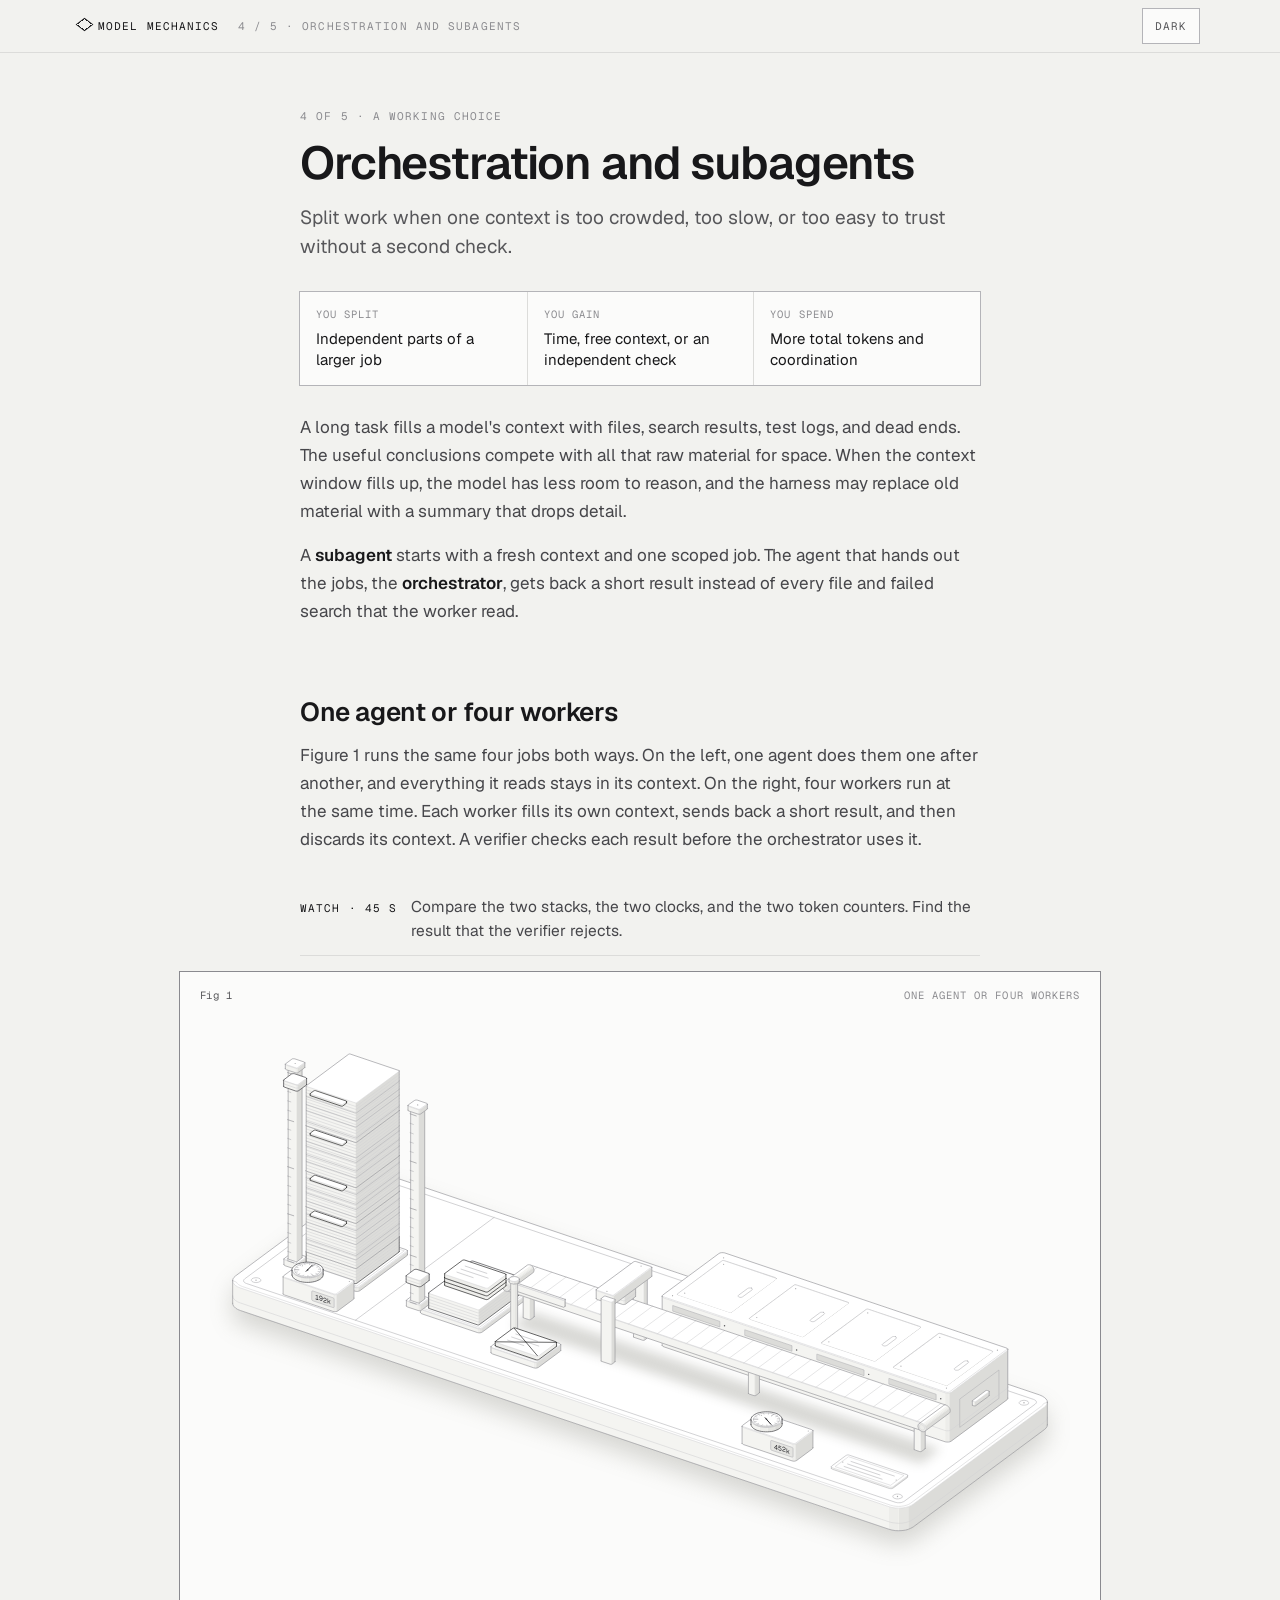
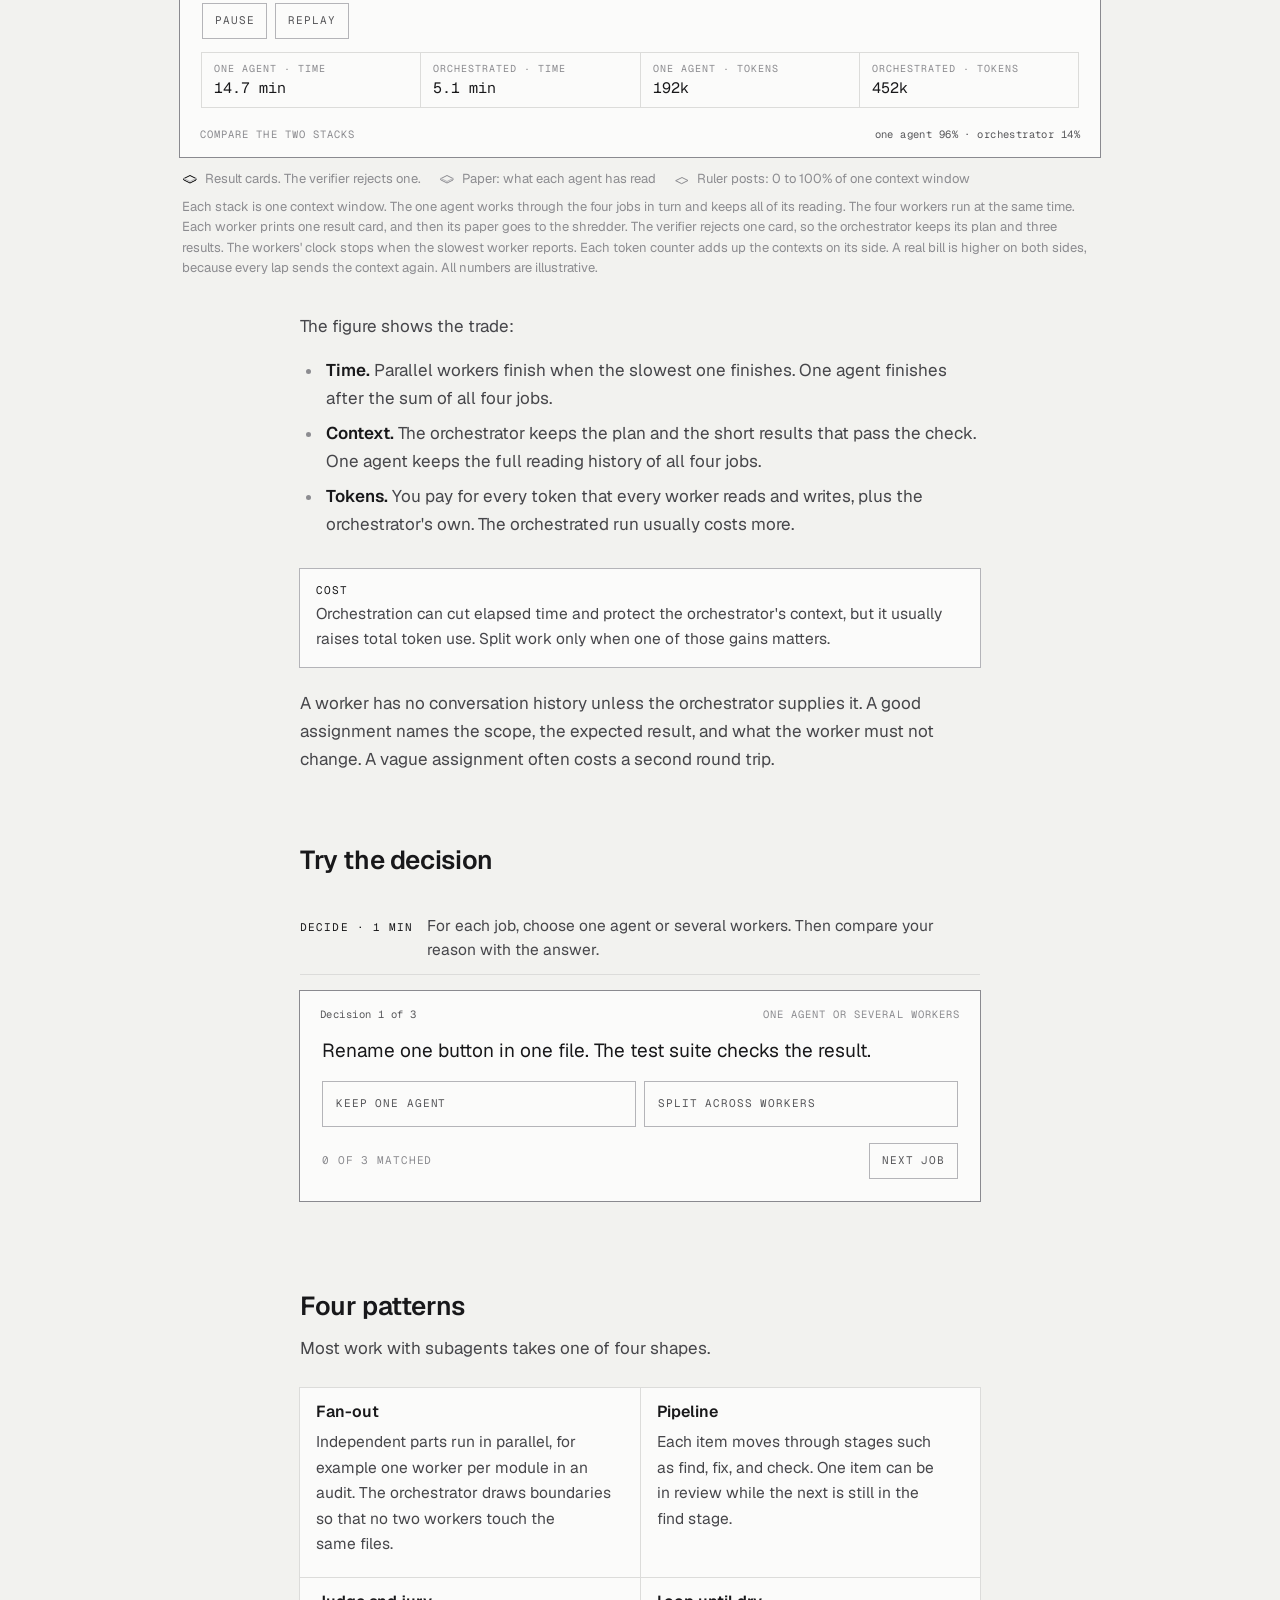
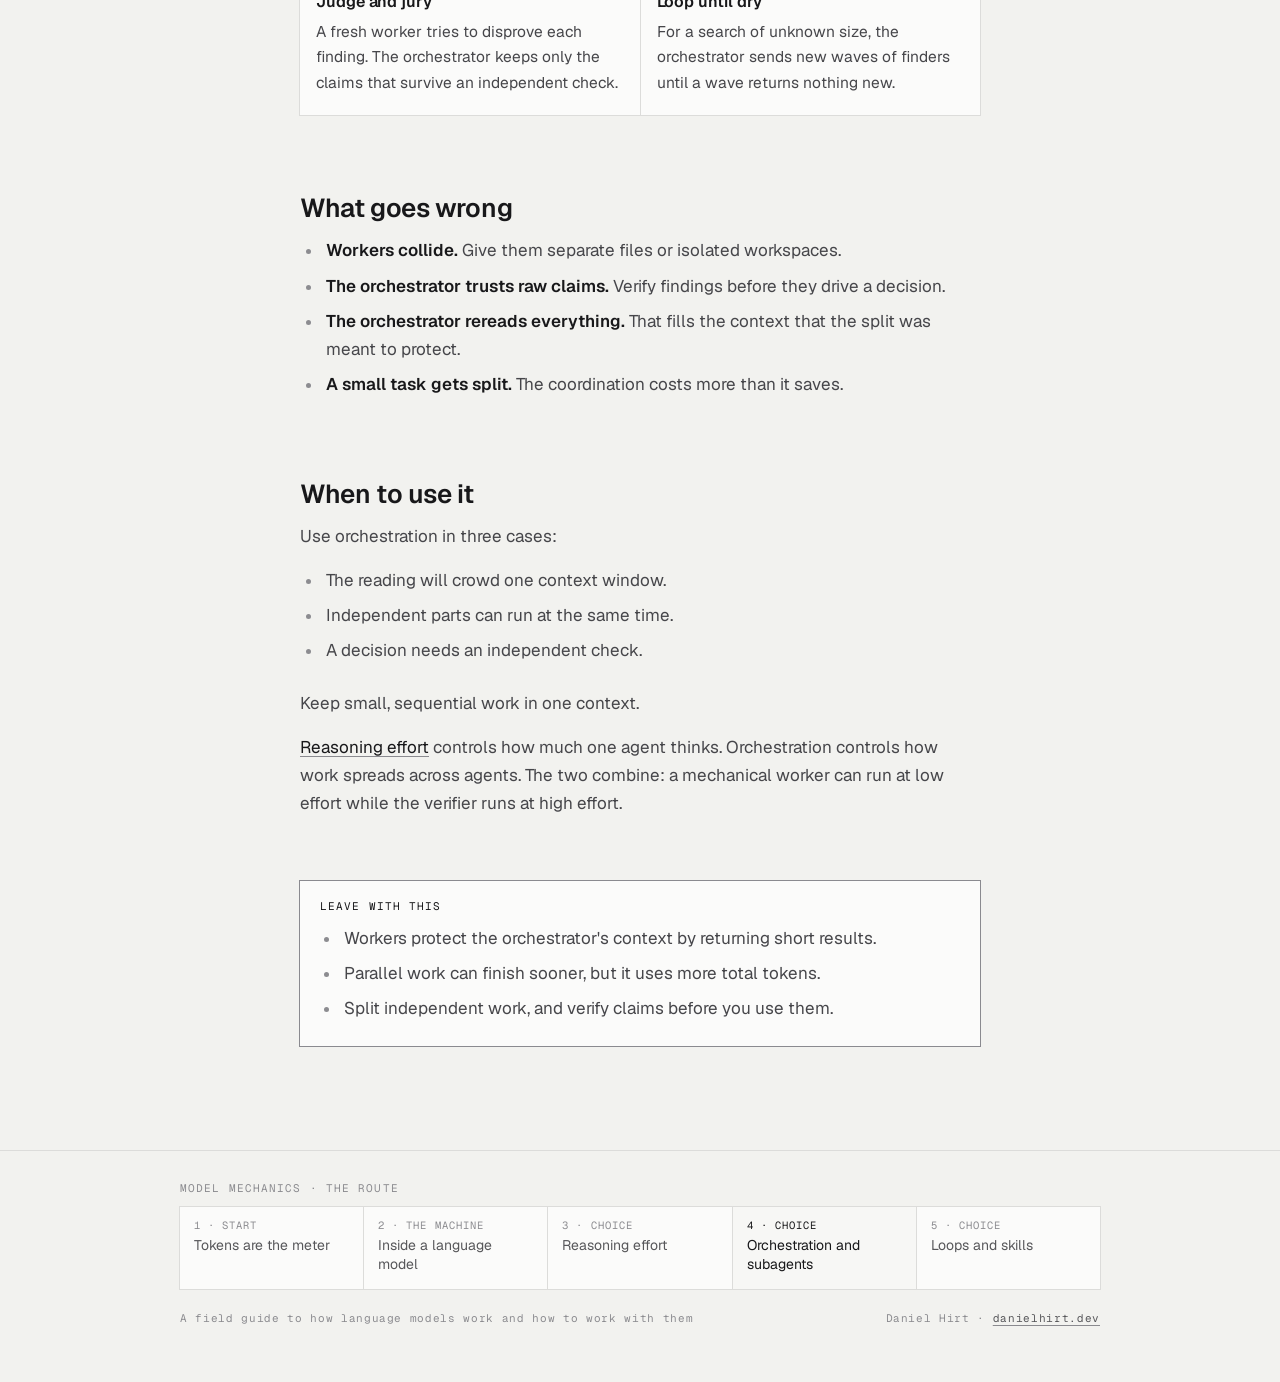
<file: articles/orchestration-and-subagents.html>
<!doctype html>
<html lang="en" class="iso" data-theme="light">
<head>
<meta charset="utf-8">
<meta name="viewport" content="width=device-width, initial-scale=1">
<title>Orchestration and subagents · Model Mechanics</title>
<meta name="description" content="When to split work across subagents: context isolation, parallel time, total token cost, verification, and four orchestration patterns.">
<meta property="og:title" content="Orchestration and subagents · Model Mechanics">
<meta property="og:description" content="When to split work across subagents: context isolation, parallel time, total token cost, verification, and four orchestration patterns.">
<meta name="theme-color" content="#f2f2ef" media="(prefers-color-scheme: light)">
<meta name="theme-color" content="#0b0b0b" media="(prefers-color-scheme: dark)">
<link rel="icon" href="data:image/svg+xml,%3Csvg%20xmlns%3D%22http%3A%2F%2Fwww.w3.org%2F2000%2Fsvg%22%20viewBox%3D%220%200%2032%2032%22%3E%3Crect%20width%3D%2232%22%20height%3D%2232%22%20fill%3D%22%23f2f2ef%22%2F%3E%3Cpath%20d%3D%22M16%204%2027%2010v12l-11%206-11-6V10z%22%20fill%3D%22%23fbfbfa%22%20stroke%3D%22%2318181a%22%20stroke-width%3D%221.6%22%20stroke-linejoin%3D%22round%22%2F%3E%3Cpath%20d%3D%22M5%2010l11%206%2011-6M16%2016v12%22%20fill%3D%22none%22%20stroke%3D%22%2318181a%22%20stroke-width%3D%221.6%22%20stroke-linejoin%3D%22round%22%2F%3E%3Cpath%20d%3D%22M16%2016%2027%2010v12l-11%206z%22%20fill%3D%22%23dcdcd9%22%2F%3E%3Cpath%20d%3D%22M16%2016%2027%2010v12l-11%206zM5%2010l11%206%2011-6M16%2016v12%22%20fill%3D%22none%22%20stroke%3D%22%2318181a%22%20stroke-width%3D%221.6%22%20stroke-linejoin%3D%22round%22%2F%3E%3C%2Fsvg%3E">
<link rel="preload" href="../fonts/Geist-Variable.woff2" as="font" type="font/woff2" crossorigin>
<link rel="preload" href="../fonts/GeistMono-Variable.woff2" as="font" type="font/woff2" crossorigin>
<script>(function(){var d=document.documentElement,t=null;try{t=localStorage.getItem("model-mechanics-theme")}catch(e){}if(t!=="light"&&t!=="dark")t=matchMedia("(prefers-color-scheme: dark)").matches?"dark":"light";d.setAttribute("data-theme",t)})();</script>
<style>
.iso{
  --anatomy-page:#0b0b0b;--anatomy-card:#131313;--anatomy-text:#a3a3a3;--anatomy-strong:#e6e6e6;--anatomy-muted:#6e6e6e;
  --anatomy-paper:#131313;--anatomy-face:#1b1b1b;--anatomy-top:#1c1c1c;
  --anatomy-shade-0:#0f0f0f;--anatomy-shade-1:#121212;--anatomy-shade-2:#151515;--anatomy-shade-3:#181818;
  --anatomy-lit-top:#262626;--anatomy-lit-shade:#1d1d1d;
  --anatomy-hi:#d4d4d4;--anatomy-mid:#6a6a6a;--anatomy-lo:#3e3e3e;--anatomy-faint:#2a2a2a;--anatomy-lit:#ffffff;
  --anatomy-halo:#050505;--anatomy-halo-opacity:.9;--anatomy-dot:#e6e6e6;
  --anatomy-red:#ff6b6b;--anatomy-green:#6be0a0;--anatomy-blue:#6b9bff;
  --anatomy-weight:.6px;--anatomy-ease:cubic-bezier(.32,.72,0,1);
  --anatomy-mono:ui-monospace,"SF Mono",Menlo,Consolas,monospace;
  --anatomy-lift:inset 0 1px 0 0 #ffffff0a,inset 0 0 0 1px #ffffff06,0 0 0 1px #00000026,0 1px 1px -.5px #00000014,0 3px 3px -1.5px #00000014,0 6px 6px -3px #00000014,0 12px 12px -6px #00000014;
}
.iso[data-theme="light"]{
  --anatomy-page:#f2f2ef;--anatomy-card:#fbfbfa;--anatomy-text:#57575a;--anatomy-strong:#18181a;--anatomy-muted:#8c8c90;
  --anatomy-paper:#fbfbfa;--anatomy-face:#ffffff;--anatomy-top:#ffffff;
  --anatomy-shade-0:#dcdcd9;--anatomy-shade-1:#e5e5e2;--anatomy-shade-2:#ededea;--anatomy-shade-3:#f4f4f1;
  --anatomy-lit-top:#ffffff;--anatomy-lit-shade:#eeeeeb;
  --anatomy-hi:#26262a;--anatomy-mid:#8a8a8f;--anatomy-lo:#b4b4b8;--anatomy-faint:#d4d4d6;--anatomy-lit:#000000;
  --anatomy-halo:#8a8a80;--anatomy-halo-opacity:.32;--anatomy-dot:#3a3a3e;
  --anatomy-red:#e5484d;--anatomy-green:#30a46c;--anatomy-blue:#3e63dd;
  --anatomy-lift:inset 0 1px 0 0 #ffffff,0 0 0 1px #0000000f,0 1px 1px -.5px #0000000a,0 3px 3px -1.5px #0000000a,0 6px 6px -3px #0000000a,0 12px 12px -6px #0000000a;
}
.iso-svg{display:block;width:100%;height:auto;overflow:visible}
.iso-svg path,.iso-svg circle{vector-effect:non-scaling-stroke}
.iso-fill{fill:var(--anatomy-paper);stroke:none}
.iso-solid[data-lit]>.iso-fill{fill:var(--anatomy-face)}
.iso-shade,.iso-top{stroke:none}
.iso-shade[data-shade="0"]{fill:var(--anatomy-shade-0)}
.iso-shade[data-shade="1"]{fill:var(--anatomy-shade-1)}
.iso-shade[data-shade="2"]{fill:var(--anatomy-shade-2)}
.iso-shade[data-shade="3"]{fill:var(--anatomy-shade-3)}
.iso-top{fill:var(--anatomy-top)}
.iso-solid[data-lit]>.iso-top{fill:var(--anatomy-lit-top)}
.iso-solid[data-lit]>.iso-shade{fill:var(--anatomy-lit-shade)}
.iso-solid[data-seamless]>.iso-shade,.iso-solid[data-seamless]>.iso-top{stroke-width:.4;stroke-linejoin:round}
.iso-solid[data-seamless]>.iso-shade[data-shade="0"]{stroke:var(--anatomy-shade-0)}
.iso-solid[data-seamless]>.iso-shade[data-shade="1"]{stroke:var(--anatomy-shade-1)}
.iso-solid[data-seamless]>.iso-shade[data-shade="2"]{stroke:var(--anatomy-shade-2)}
.iso-solid[data-seamless]>.iso-shade[data-shade="3"]{stroke:var(--anatomy-shade-3)}
.iso-solid[data-seamless]>.iso-top{stroke:var(--anatomy-top)}
.iso-solid[data-seamless][data-lit]>.iso-top{stroke:var(--anatomy-lit-top)}
.iso-solid[data-seamless][data-lit]>.iso-shade{stroke:var(--anatomy-lit-shade)}
.iso-solid[data-lit]>.iso-edge{stroke:var(--anatomy-lit)}
.iso-halo{fill:var(--anatomy-halo);stroke:none;filter:blur(9px);opacity:var(--anatomy-halo-opacity);transform:translateY(3px)}
.iso-line{fill:none;stroke:var(--anatomy-lo);stroke-width:var(--anatomy-weight);stroke-linecap:round;stroke-linejoin:round}
.iso-line[data-tone="hi"]{stroke:var(--anatomy-hi)}
.iso-line[data-tone="mid"]{stroke:var(--anatomy-mid)}
.iso-line[data-tone="lo"]{stroke:var(--anatomy-lo)}
.iso-line[data-tone="faint"]{stroke:var(--anatomy-faint)}
.iso-line[data-tone="lit"]{stroke:var(--anatomy-lit)}
.iso-line[data-tone="red"]{stroke:var(--anatomy-red)}
.iso-line[data-tone="green"]{stroke:var(--anatomy-green)}
.iso-line[data-tone="blue"]{stroke:var(--anatomy-blue)}
.iso-line[data-dotted]{stroke-dasharray:.01 3.5;stroke-width:1}
.iso-line[data-dashed]{stroke-dasharray:3 3}
.iso-line[data-flow]{stroke-dasharray:2 6}
.iso-wire-end{fill:var(--anatomy-paper);stroke:var(--anatomy-lo);stroke-width:var(--anatomy-weight)}
.iso-wire[data-tone="hi"] .iso-wire-end{stroke:var(--anatomy-hi)}
.iso-wire[data-tone="mid"] .iso-wire-end{stroke:var(--anatomy-mid)}
.iso-wire[data-tone="faint"] .iso-wire-end{stroke:var(--anatomy-faint)}
.iso-wire[data-tone="lit"] .iso-wire-end{stroke:var(--anatomy-lit)}
.iso-dots circle{fill:var(--anatomy-dot);stroke:none;opacity:.32}
.iso-dots[data-tone="hi"] circle{opacity:.85}
.iso-dots[data-tone="mid"] circle{opacity:.45}
.iso-dots[data-tone="lo"] circle{opacity:.22}
.iso-dots[data-tone="faint"] circle{opacity:.12}
.iso-face-text{fill:var(--anatomy-mid);font-family:var(--anatomy-mono);letter-spacing:.04em}
.iso-face-text[data-tone="hi"]{fill:var(--anatomy-hi)}
.iso-face-text[data-tone="lo"]{fill:var(--anatomy-lo)}
.iso-face-text[data-tone="faint"]{fill:var(--anatomy-faint)}
.tb-body{fill:var(--anatomy-shade-2);stroke:none}
.tb-shine{fill:var(--anatomy-top);stroke:none}
.tb-shade{fill:var(--anatomy-shade-0);stroke:none}
.tb-ring{fill:none;stroke:var(--anatomy-lo);stroke-width:.45;stroke-linecap:butt;stroke-linejoin:round}
.tb-ring[data-tone="mid"]{stroke:var(--anatomy-mid)}
.tb-ring[data-tone="faint"]{stroke:var(--anatomy-faint)}
.tb-ring[data-tone="hi"]{stroke:var(--anatomy-hi)}
@keyframes iso-flow{to{stroke-dashoffset:-32}}
@keyframes iso-pulse{0%,100%{opacity:.18}12%{opacity:1}40%{opacity:.18}}
.iso-line[data-flow]{animation:iso-flow 1600ms linear infinite}
.iso-dots circle[data-pulse]{animation:iso-pulse 1600ms steps(1,end) infinite;animation-delay:var(--pulse-at,0ms)}
.iso-figure{margin:32px 0 36px}
.iso-plate{position:relative;padding:52px 24px;border-radius:0;background:var(--anatomy-card);box-shadow:0 0 0 1px var(--anatomy-mid);--anatomy-paper:var(--anatomy-card)}
.iso-plate-corners{position:absolute;inset:18px 20px;pointer-events:none}
.iso-plate-corner{position:absolute;color:var(--anatomy-muted);font-family:var(--anatomy-mono);font-size:10.5px;line-height:1;letter-spacing:.04em;white-space:nowrap}
.iso-plate-corner[data-corner="fig"]{top:0;left:0;color:var(--anatomy-text)}
.iso-plate-corner[data-corner="title"]{top:0;right:0;text-transform:uppercase;letter-spacing:.1em}
.iso-plate-corner[data-corner="hint"]{bottom:0;left:0;text-transform:uppercase;letter-spacing:.1em}
.iso-plate-corner[data-corner="readout"]{right:0;bottom:0;color:var(--anatomy-text);font-variant-numeric:tabular-nums}
.iso-plate .iso-svg{margin:0 auto}
.iso-legend{display:grid;gap:8px;margin-top:12px;color:var(--anatomy-muted);font-size:13px;line-height:1.55}
.iso-keys{display:flex;flex-wrap:wrap;gap:6px 18px}
.iso-key{display:inline-flex;align-items:center;gap:7px}
.iso-swatch{width:16px;height:10px;flex:none;overflow:visible}
.iso-swatch path{fill:none;stroke:var(--anatomy-hi);stroke-width:1;vector-effect:non-scaling-stroke;stroke-linejoin:round;stroke-linecap:round}
.iso-swatch[data-mark="raised"] path,.iso-swatch[data-mark="flat"] path{stroke:var(--anatomy-mid)}
.iso-swatch[data-mark="lit"] path{stroke:var(--anatomy-lit)}
.iso-swatch[data-mark="dim"] path{stroke:var(--anatomy-lo)}
.iso-swatch[data-mark="dotted"] path{stroke-dasharray:.01 3;stroke-width:1.4}
.iso-swatch[data-mark="dashed"] path{stroke-dasharray:3 2.5}
.iso-swatch[data-mark="red"] path{stroke:var(--anatomy-red)}
.iso-swatch[data-mark="green"] path{stroke:var(--anatomy-green)}
.iso-swatch[data-mark="blue"] path{stroke:var(--anatomy-blue)}
.iso-swatch-crease{stroke:var(--anatomy-lo)!important}
@media (max-width:560px){.iso-plate{padding:48px 12px 70px}.iso-plate-corner[data-corner="hint"]{bottom:18px}}
@media (prefers-reduced-motion:reduce){.iso-line[data-flow],.iso-dots circle[data-pulse]{animation:none}}

/* Model Mechanics site styles. Layered on ISO_CSS: every colour reads an --anatomy-* token,
   so the page, the cards and the figures switch theme together. */
@font-face{font-family:"Geist";src:url("../fonts/Geist-Variable.woff2") format("woff2");font-weight:100 900;font-style:normal;font-display:swap}
@font-face{font-family:"Geist";src:url("../fonts/Geist-VariableItalic.woff2") format("woff2");font-weight:100 900;font-style:italic;font-display:swap}
@font-face{font-family:"Geist Mono";src:url("../fonts/GeistMono-Variable.woff2") format("woff2");font-weight:100 900;font-style:normal;font-display:swap}

.iso{
  --anatomy-mono:"Geist Mono",ui-monospace,"SF Mono",Menlo,Consolas,monospace;
  --site-sans:"Geist",ui-sans-serif,system-ui,-apple-system,"Segoe UI",sans-serif;
  --site-text:#b4b4b4;--site-rule:#262626;--site-rule-strong:#3e3e3e;--site-wash:#161616;--site-mark:#2a2a2a;
  --site-text-width:680px;--site-wide-width:920px;--site-hero-width:1120px;
}
.iso[data-theme="light"]{
  --site-text:#46464a;--site-rule:#dcdcda;--site-rule-strong:#b4b4b8;--site-wash:#f7f7f5;--site-mark:#e4e4e1;
}
html{color-scheme:dark}
html[data-theme="light"]{color-scheme:light}
*{box-sizing:border-box}
html,body{margin:0}
body{min-width:320px;background:var(--anatomy-page);color:var(--site-text);font:17px/1.65 var(--site-sans);-webkit-font-smoothing:antialiased;text-rendering:optimizeLegibility}
::selection{background:var(--anatomy-strong);color:var(--anatomy-page)}
a{color:var(--anatomy-strong);text-decoration:underline;text-decoration-color:var(--anatomy-mid);text-decoration-thickness:1px;text-underline-offset:3px}
a:hover{text-decoration-color:var(--anatomy-strong)}
:focus-visible{outline:1px solid var(--anatomy-muted);outline-offset:4px}
.skip{position:absolute;left:16px;top:-48px;z-index:10;padding:6px 10px;background:var(--anatomy-card);box-shadow:0 0 0 1px var(--anatomy-mid);font:11px/1.2 var(--anatomy-mono);letter-spacing:.08em;text-transform:uppercase}
.skip:focus{top:12px}
.label,.kicker{font-family:var(--anatomy-mono);font-size:11px;line-height:1.3;letter-spacing:.1em;text-transform:uppercase;color:var(--anatomy-muted)}

/* Mast */
.mast{border-bottom:1px solid var(--site-rule);background:var(--anatomy-page)}
.mast-inner{display:flex;align-items:center;gap:18px;width:min(var(--site-hero-width),100% - 32px);min-height:52px;margin:0 auto;font-family:var(--anatomy-mono);font-size:11px;letter-spacing:.1em;text-transform:uppercase}
.mast-brand{color:var(--anatomy-strong);text-decoration:none;white-space:nowrap}
.mast-brand::before{content:"";display:inline-block;width:9px;height:9px;margin-right:9px;box-shadow:0 0 0 1px var(--anatomy-strong);transform:translateY(-1px) rotate(45deg) skew(-8deg,-8deg)}
.mast-crumb{color:var(--anatomy-muted);white-space:nowrap;overflow:hidden;text-overflow:ellipsis;min-width:0}
.mast-theme{margin-left:auto}

/* Buttons and inputs, shared by the mast, figures and exercises */
.btn{display:inline-flex;align-items:center;justify-content:center;gap:8px;min-height:36px;padding:0 13px;border:0;border-radius:0;background:var(--anatomy-card);box-shadow:inset 0 0 0 1px var(--site-rule-strong);color:var(--anatomy-text);font:11px/1 var(--anatomy-mono);letter-spacing:.08em;text-transform:uppercase;cursor:pointer;touch-action:manipulation;transition:box-shadow .16s,color .16s,background .16s}
.btn:hover{box-shadow:inset 0 0 0 1px var(--anatomy-mid);color:var(--anatomy-strong)}
.btn[aria-pressed="true"],.btn[data-on]{box-shadow:inset 0 0 0 1px var(--anatomy-strong);color:var(--anatomy-strong);background:var(--anatomy-face)}
.btn[aria-pressed="true"]::before,.btn[data-on]::before{content:"";width:5px;height:5px;background:var(--anatomy-strong)}
.btn:disabled{opacity:.45;cursor:default}
.btn-primary{background:var(--anatomy-strong);color:var(--anatomy-page);box-shadow:none}
.btn-primary:hover{color:var(--anatomy-page);box-shadow:inset 0 0 0 1px var(--anatomy-strong);background:var(--anatomy-hi)}
.field{display:block;width:100%;min-height:42px;padding:9px 12px;border:0;border-radius:0;background:var(--anatomy-card);box-shadow:inset 0 0 0 1px var(--site-rule-strong);color:var(--anatomy-strong);font:15px/1.4 var(--anatomy-mono)}
.field:focus{outline:none;box-shadow:inset 0 0 0 1px var(--anatomy-strong)}
textarea.field{resize:vertical;min-height:84px}
.range{-webkit-appearance:none;appearance:none;width:100%;height:28px;margin:0;background:transparent;cursor:pointer;touch-action:pan-y}
.range:focus{outline:none}
.range::-webkit-slider-runnable-track{height:1px;background:var(--anatomy-mid)}
.range::-moz-range-track{height:1px;background:var(--anatomy-mid)}
.range::-webkit-slider-thumb{-webkit-appearance:none;width:13px;height:13px;margin-top:-6px;border:0;border-radius:0;background:var(--anatomy-card);box-shadow:inset 0 0 0 1px var(--anatomy-strong),0 0 0 3px var(--anatomy-card)}
.range::-moz-range-thumb{width:13px;height:13px;border:0;border-radius:0;background:var(--anatomy-card);box-shadow:inset 0 0 0 1px var(--anatomy-strong),0 0 0 3px var(--anatomy-card)}
.range:focus-visible::-webkit-slider-thumb{background:var(--anatomy-strong)}
.range:focus-visible::-moz-range-thumb{background:var(--anatomy-strong)}

/* Page grid: text column, wide column for figures, hero column for the map */
.page{display:grid;grid-template-columns:[full-start] minmax(16px,1fr) [hero-start] minmax(0,calc((var(--site-hero-width) - var(--site-wide-width)) / 2)) [wide-start] minmax(0,calc((var(--site-wide-width) - var(--site-text-width)) / 2)) [text-start] min(var(--site-text-width),100% - 32px) [text-end] minmax(0,calc((var(--site-wide-width) - var(--site-text-width)) / 2)) [wide-end] minmax(0,calc((var(--site-hero-width) - var(--site-wide-width)) / 2)) [hero-end] minmax(16px,1fr) [full-end];padding:56px 0 24px}
.page>*{grid-column:text}
.page>.wide,.page>.iso-figure{grid-column:wide}
.page>.hero{grid-column:hero}
.page>.full{grid-column:full}

/* Intro */
.intro{margin-bottom:28px}
.intro h1{margin:14px 0 14px;color:var(--anatomy-strong);font-size:clamp(34px,5.4vw,46px);line-height:1.08;font-weight:600;letter-spacing:-.025em;text-wrap:balance}
.standfirst{margin:0;color:var(--anatomy-text);font-size:19px;line-height:1.55;text-wrap:pretty}
.spec{display:grid;grid-template-columns:repeat(3,minmax(0,1fr));margin:30px 0 0;background:var(--anatomy-card);box-shadow:0 0 0 1px var(--site-rule-strong)}
.spec>div{padding:14px 16px 15px;border-left:1px solid var(--site-rule)}
.spec>div:first-child{border-left:0}
.spec dt{font-family:var(--anatomy-mono);font-size:10.5px;letter-spacing:.1em;text-transform:uppercase;color:var(--anatomy-muted)}
.spec dd{margin:5px 0 0;color:var(--anatomy-strong);font-size:15px;line-height:1.4}

/* Prose */
.page h2{margin:56px 0 12px;color:var(--anatomy-strong);font-size:26px;line-height:1.2;font-weight:600;letter-spacing:-.015em;text-wrap:balance;scroll-margin-top:24px}
.page h3{margin:30px 0 6px;color:var(--anatomy-strong);font-size:18px;line-height:1.3;font-weight:600;letter-spacing:-.005em}
.page p{margin:0 0 16px;text-wrap:pretty}
.page ul,.page ol{margin:0 0 18px;padding-left:22px}
.page li{margin:0 0 7px;padding-left:4px}
.page li::marker{color:var(--anatomy-muted);font-family:var(--anatomy-mono);font-size:.82em}
.page strong{color:var(--anatomy-strong);font-weight:600}
.page code,.page kbd{padding:1px 5px;background:var(--site-mark);color:var(--anatomy-strong);font:.84em/1 var(--anatomy-mono)}
.page sub,.page sup{font-size:.72em;line-height:0}
.page .section-label{margin:72px 0 8px}
.page .section-label+h2{margin-top:0}
.page .steps{display:grid;grid-template-columns:repeat(4,minmax(0,1fr));gap:1px;margin:26px 0 14px;padding:0;list-style:none;background:var(--site-rule);box-shadow:0 0 0 1px var(--site-rule-strong)}
.page .steps li{margin:0;padding:0;background:var(--anatomy-card)}
.page .steps a{display:block;height:100%;padding:11px 13px 12px;color:var(--anatomy-strong);text-decoration:none;font-size:14.5px;line-height:1.4}
.page .steps a:hover{background:var(--anatomy-face)}
.page .steps b{display:block;margin-bottom:4px;font:10.5px/1.2 var(--anatomy-mono);letter-spacing:.1em;text-transform:uppercase;color:var(--anatomy-muted);font-weight:400}
.one-line{margin:0 0 18px;padding:12px 16px;background:var(--anatomy-card);box-shadow:inset 2px 0 0 var(--anatomy-strong),0 0 0 1px var(--site-rule);color:var(--anatomy-strong);font-size:16px;line-height:1.55}
.one-line .label{display:block;margin-bottom:3px}

/* Notes, recall and asides */
.note{margin:6px 0 22px;padding:14px 16px 15px;background:var(--anatomy-card);box-shadow:0 0 0 1px var(--site-rule-strong);font-size:15.5px;line-height:1.6}
.note .label{display:block;margin-bottom:5px;color:var(--anatomy-strong)}
.note p:last-child{margin-bottom:0}
.recall{margin:48px 0 8px;padding:18px 20px 6px;background:var(--anatomy-card);box-shadow:0 0 0 1px var(--anatomy-mid)}
.recall .label{display:block;margin-bottom:10px;color:var(--anatomy-strong)}
.recall h2{margin:0 0 10px;font-size:20px}
.recall ul{padding-left:20px}
.fine{color:var(--anatomy-muted);font-size:14.5px;line-height:1.6}

/* Try lines: the action and time before a figure */
.try{display:grid;grid-template-columns:auto 1fr;gap:4px 14px;align-items:baseline;margin:26px 0 -14px;padding:0 0 12px;border-bottom:1px solid var(--site-rule)}
.try .label{color:var(--anatomy-strong);white-space:nowrap}
.try p{margin:0;font-size:15.5px;line-height:1.55}

/* Figures: plates from the kit, with controls inside the card */
.page>.iso-figure{margin:30px 0 34px}
.iso-figure .iso-legend{padding:0 2px}
.iso-caption{color:var(--anatomy-muted)}
.iso-plate{padding:46px 22px 50px}
.iso-stage{position:relative;touch-action:pan-y;outline:none}
.iso-stage:focus-visible{outline:1px solid var(--anatomy-muted);outline-offset:6px}
.fig-controls{display:flex;flex-wrap:wrap;align-items:center;gap:8px;margin:14px 0 0}
.fig-controls .label{margin-right:4px}
.fig-controls .spacer{flex:1}
.fig-row{display:grid;grid-template-columns:auto 1fr auto;align-items:center;gap:12px;margin:12px 0 0}
.fig-row output{font:12px/1 var(--anatomy-mono);color:var(--anatomy-strong);font-variant-numeric:tabular-nums;min-width:8ch;text-align:right}
.fig-meter{display:grid;grid-template-columns:repeat(auto-fit,minmax(120px,1fr));gap:1px;margin:14px 0 0;background:var(--site-rule);box-shadow:0 0 0 1px var(--site-rule)}
.fig-meter>div{padding:9px 12px 10px;background:var(--anatomy-card)}
.fig-meter dt{font:10px/1.3 var(--anatomy-mono);letter-spacing:.1em;text-transform:uppercase;color:var(--anatomy-muted)}
.fig-meter dd{margin:3px 0 0;color:var(--anatomy-strong);font:15px/1.3 var(--anatomy-mono);font-variant-numeric:tabular-nums}
.fig-status{margin:12px 0 0;min-height:3.1em;color:var(--anatomy-strong);font-size:15px;line-height:1.55;text-wrap:pretty}
.sr-only{position:absolute;width:1px;height:1px;margin:-1px;padding:0;overflow:hidden;clip:rect(0 0 0 0);white-space:nowrap;border:0}

/* Formula and detail disclosures */
details.more{margin:4px 0 20px;background:var(--anatomy-card);box-shadow:0 0 0 1px var(--site-rule)}
details.more>summary{display:flex;align-items:center;gap:10px;min-height:40px;padding:0 14px;list-style:none;cursor:pointer;font:11px/1.2 var(--anatomy-mono);letter-spacing:.08em;text-transform:uppercase;color:var(--anatomy-text)}
details.more>summary::-webkit-details-marker{display:none}
details.more>summary::before{content:"+";width:10px;color:var(--anatomy-strong);font-size:14px;letter-spacing:0}
details.more[open]>summary::before{content:"−"}
details.more>summary:hover{color:var(--anatomy-strong)}
details.more>.more-body{padding:4px 16px 4px;border-top:1px solid var(--site-rule)}
details.more .more-body>:first-child{margin-top:12px}
.formula{margin:10px 0 14px;padding:12px 14px;overflow-x:auto;background:var(--site-wash);box-shadow:inset 1px 0 0 var(--anatomy-mid);color:var(--anatomy-strong);font:15px/1.9 var(--anatomy-mono);white-space:nowrap}
.formula .label{display:block;margin-bottom:2px;white-space:normal}
pre.code{margin:10px 0 14px;padding:12px 14px;overflow-x:auto;background:var(--site-wash);box-shadow:inset 1px 0 0 var(--anatomy-mid);color:var(--anatomy-strong);font:13.5px/1.7 var(--anatomy-mono)}
pre.code .c{color:var(--anatomy-muted)}

/* Tables */
.table-wrap{margin:8px 0 22px;overflow-x:auto}
table{width:100%;border-collapse:collapse;font-size:15px;line-height:1.5}
caption{padding:0 0 8px;text-align:left;color:var(--anatomy-strong);font-weight:600}
th{padding:8px 12px 8px 0;border-bottom:1px solid var(--site-rule-strong);text-align:left;vertical-align:bottom;font:10.5px/1.3 var(--anatomy-mono);letter-spacing:.1em;text-transform:uppercase;color:var(--anatomy-muted);font-weight:400}
td{padding:10px 12px 10px 0;border-bottom:1px solid var(--site-rule);vertical-align:top}
td:first-child{color:var(--anatomy-strong);font-family:var(--anatomy-mono);font-size:13.5px;white-space:nowrap}

/* Decision rounds */
.rounds{margin:30px 0 34px;padding:46px 22px 22px;position:relative;background:var(--anatomy-card);box-shadow:0 0 0 1px var(--anatomy-mid)}
.rounds-head{position:absolute;inset:18px 20px auto;display:flex;justify-content:space-between;gap:12px;font:10.5px/1 var(--anatomy-mono);letter-spacing:.1em;text-transform:uppercase;color:var(--anatomy-muted)}
.rounds-head span:first-child{color:var(--anatomy-text);letter-spacing:.04em;text-transform:none}
.rounds-q{margin:6px 0 16px;color:var(--anatomy-strong);font-size:19px;line-height:1.45}
.rounds-choices{display:grid;grid-template-columns:repeat(auto-fit,minmax(200px,1fr));gap:8px}
.rounds-choices .btn{min-height:46px;justify-content:flex-start;padding:0 14px;text-align:left}
.rounds-reveal{margin:16px 0 0;padding:12px 14px;background:var(--site-wash);box-shadow:inset 2px 0 0 var(--anatomy-strong);font-size:15.5px;line-height:1.6}
.rounds-reveal strong{display:block;margin-bottom:2px}
.rounds-foot{display:flex;flex-wrap:wrap;justify-content:space-between;align-items:center;gap:10px;margin-top:16px}
.rounds-score{font:11px/1 var(--anatomy-mono);letter-spacing:.08em;text-transform:uppercase;color:var(--anatomy-muted)}

/* Patterns grid */
.grid-2{display:grid;grid-template-columns:repeat(2,minmax(0,1fr));gap:1px;margin:10px 0 22px;background:var(--site-rule);box-shadow:0 0 0 1px var(--site-rule)}
.grid-2>div{padding:14px 16px 4px;background:var(--anatomy-card)}
.grid-2 h3{margin:0 0 6px;font-size:16px}
.grid-2 p{font-size:15.5px}

/* Landing route */
.page .route-list{display:grid;gap:1px;margin:14px 0 8px;padding:0;list-style:none;background:var(--site-rule);box-shadow:0 0 0 1px var(--site-rule-strong)}
.page .route-list li{margin:0;padding:0;background:var(--anatomy-card)}
.page .route-list a{display:grid;grid-template-columns:190px 1fr;gap:2px 22px;padding:16px 18px 17px;color:var(--site-text);text-decoration:none}
.page .route-list a:hover{background:var(--anatomy-face)}
.page .route-list b{grid-row:span 2;padding-top:4px;font:10.5px/1.4 var(--anatomy-mono);letter-spacing:.1em;text-transform:uppercase;color:var(--anatomy-muted);font-weight:400}
.page .route-list strong{color:var(--anatomy-strong);font-size:18px;line-height:1.35}
.page .route-list span{font-size:15px;line-height:1.55}
@media (max-width:640px){.page .route-list a{grid-template-columns:1fr}.page .route-list b{grid-row:auto;padding:0}}

/* References */
.page .refs{margin:0;padding:0;list-style:none}
.page .refs li{display:grid;grid-template-columns:minmax(0,1fr);gap:2px;margin:0;padding:11px 0 12px;border-top:1px solid var(--site-rule)}
.page .refs li::marker{content:none}
.page .refs span{color:var(--anatomy-muted);font-size:14.5px;line-height:1.5}

/* Footer route */
.foot{margin-top:72px;border-top:1px solid var(--site-rule)}
.foot-inner{width:min(var(--site-wide-width),100% - 32px);margin:0 auto;padding:30px 0 56px}
.foot .label{display:block;margin-bottom:12px}
.route{display:grid;grid-template-columns:repeat(5,minmax(0,1fr));gap:1px;margin:0;padding:0;list-style:none;background:var(--site-rule);box-shadow:0 0 0 1px var(--site-rule)}
.route li{margin:0;padding:0;background:var(--anatomy-card)}
.route a,.route span{display:block;height:100%;padding:12px 14px 14px;text-decoration:none;color:var(--anatomy-text);font-size:14px;line-height:1.4}
.route b{display:block;margin-bottom:4px;font:10.5px/1.2 var(--anatomy-mono);letter-spacing:.1em;text-transform:uppercase;color:var(--anatomy-muted);font-weight:400}
.route a:hover{background:var(--anatomy-face);color:var(--anatomy-strong)}
.route [aria-current="page"]{background:var(--site-wash);color:var(--anatomy-strong)}
.route [aria-current="page"] b{color:var(--anatomy-strong)}
.foot-meta{display:flex;flex-wrap:wrap;justify-content:space-between;gap:10px;margin-top:22px;font:11px/1.4 var(--anatomy-mono);letter-spacing:.06em;color:var(--anatomy-muted)}
.foot-meta a{color:var(--anatomy-text)}

@media (max-width:760px){
  body{font-size:16.5px}
  .page{padding-top:40px}
  .spec{grid-template-columns:1fr}
  .spec>div{border-left:0;border-top:1px solid var(--site-rule)}
  .spec>div:first-child{border-top:0}
  .route{grid-template-columns:1fr}
  .page .steps{grid-template-columns:repeat(2,minmax(0,1fr))}
  .grid-2{grid-template-columns:1fr}
  .mast-crumb{display:none}
  .try{grid-template-columns:1fr}
}
@media (max-width:560px){
  .iso-plate{padding:42px 10px 64px}
  .rounds{padding:44px 14px 18px}
}
@media (prefers-reduced-motion:reduce){*{scroll-behavior:auto!important}.btn{transition:none}}


[data-fig="context-trays"] .iso-svg{transition:opacity .2s}
[data-fig="context-trays"] .iso-svg.ct-dim{opacity:.2}
[data-fig="context-trays"] .ct-void{fill:var(--anatomy-shade-0);stroke:none}
[data-fig="context-trays"] .ct-floor{fill:var(--anatomy-shade-0);stroke:none}
[data-fig="context-trays"] .ct-wall{stroke:none}
[data-fig="context-trays"] .ct-wall[data-shade="0"]{fill:var(--anatomy-shade-0)}
[data-fig="context-trays"] .ct-wall[data-shade="1"]{fill:var(--anatomy-shade-1)}
[data-fig="context-trays"] .ct-window{fill:var(--anatomy-shade-1);stroke:var(--anatomy-lo);stroke-width:var(--anatomy-weight);vector-effect:non-scaling-stroke}

</style>
</head>
<body>
<a class="skip" href="#main">Skip to content</a>
<header class="mast"><div class="mast-inner"><a class="mast-brand" href="../index.html">Model Mechanics</a><span class="mast-crumb">4 / 5 · Orchestration and subagents</span><button class="btn mast-theme" type="button" data-theme-toggle>Theme</button></div></header>
<main id="main" class="page">
<header class="intro">
  <p class="kicker">4 of 5 · A working choice</p>
  <h1>Orchestration and subagents</h1>
  <p class="standfirst">Split work when one context is too crowded, too slow, or too easy to trust without a second check.</p>
  <dl class="spec">
    <div><dt>You split</dt><dd>Independent parts of a larger job</dd></div>
    <div><dt>You gain</dt><dd>Time, free context, or an independent check</dd></div>
    <div><dt>You spend</dt><dd>More total tokens and coordination</dd></div>
  </dl>
</header>

<p>A long task fills a model's context with files, search results, test logs, and dead ends. The useful conclusions compete with all that raw material for space. When the context window fills up, the model has less room to reason, and the harness may replace old material with a summary that drops detail.</p>
<p>A <strong>subagent</strong> starts with a fresh context and one scoped job. The agent that hands out the jobs, the <strong>orchestrator</strong>, gets back a short result instead of every file and failed search that the worker read.</p>

<h2 id="split">One agent or four workers</h2>
<p>Figure 1 runs the same four jobs both ways. On the left, one agent does them one after another, and everything it reads stays in its context. On the right, four workers run at the same time. Each worker fills its own context, sends back a short result, and then discards its context. A verifier checks each result before the orchestrator uses it.</p>
<div class="try"><span class="label">Watch · 45 s</span><p>Compare the two stacks, the two clocks, and the two token counters. Find the result that the verifier rejects.</p></div>
<figure class="iso-figure" data-fig="context-trays"><div class="iso-plate"><div class="iso-plate-corners" aria-hidden="true"><span class="iso-plate-corner" data-corner="fig">Fig 1</span><span class="iso-plate-corner" data-corner="title">One agent or four workers</span><span class="iso-plate-corner" data-corner="hint">Compare the two stacks</span><span class="iso-plate-corner" data-corner="readout" data-readout>one agent 96% · orchestrator 14%</span></div><div class="iso-stage" tabindex="0" role="slider" aria-label="One agent or four workers. Space plays or pauses. R replays. Left and right arrow keys step through the run. Home and End go to the start and the end." aria-valuemin="0" aria-valuemax="14.7" aria-valuenow="14.7" aria-valuetext="The orchestrator holds its plan and three results, 14 percent of its window. The workers took 5.1 minutes. The one agent is done after 14.7 minutes, 96 percent full."><svg xmlns="http://www.w3.org/2000/svg" class="iso-svg" viewBox="0 0 660 430" role="img" aria-label="A paper bench with two stations. Each stack of paper is one context window. A ruler post beside it reads 0 to 100%. On the left, one agent does four jobs one after another. Its stack climbs to 96%. On the right, four workers read at the same time on a shredder bench. Each worker prints a result card onto a belt. Then its paper drops into the shredder. A verifier marks the API surface card. A swinging gate turns that card into a reject tray. The orchestrator's tray holds its plan and three results, 14%. A clock and a token counter stand in front of each side."><defs>
<clipPath id="context-trays-slot"><path d="M-2904.6 -881.8L2780.8 1035.7L1822.1 3878.4L-3863.3 1960.9Z"/></clipPath>
<clipPath id="context-trays-mouths"><path d="M392.5 182.5L433.2 196.2L398.4 222L357.7 208.3ZM446.8 200.8L487.5 214.5L452.7 240.3L412 226.6ZM501.1 219.1L541.8 232.8L507 258.6L466.3 244.9ZM555.4 237.4L596.1 251.2L561.3 277L520.6 263.2Z"/></clipPath>
<clipPath id="context-trays-open-0"><path d="M392.5 182.5L433.2 196.2L398.4 222L357.7 208.3Z"/></clipPath><clipPath id="context-trays-sink-0"><path d="M357.7 208.3L398.4 222L433.2 196.2L433.2 -203.8L357.7 -191.7Z"/></clipPath>
<clipPath id="context-trays-open-1"><path d="M446.8 200.8L487.5 214.5L452.7 240.3L412 226.6Z"/></clipPath><clipPath id="context-trays-sink-1"><path d="M412 226.6L452.7 240.3L487.5 214.5L487.5 -185.5L412 -173.4Z"/></clipPath>
<clipPath id="context-trays-open-2"><path d="M501.1 219.1L541.8 232.8L507 258.6L466.3 244.9Z"/></clipPath><clipPath id="context-trays-sink-2"><path d="M466.3 244.9L507 258.6L541.8 232.8L541.8 -167.2L466.3 -155.1Z"/></clipPath>
<clipPath id="context-trays-open-3"><path d="M555.4 237.4L596.1 251.2L561.3 277L520.6 263.2Z"/></clipPath><clipPath id="context-trays-sink-3"><path d="M520.6 263.2L561.3 277L596.1 251.2L596.1 -148.8L520.6 -136.8Z"/></clipPath>
</defs><path class="iso-halo" d="M23.1 205L23.3 203.7L24.1 202.5L25.3 201.4L124.2 128.1L125.9 127.1L127.9 126.3L130.1 125.7L132.6 125.3L135.1 125.2L137.7 125.3L140.1 125.7L142.4 126.3L631.1 291.1L633.1 291.9L634.7 292.9L635.9 294.1L636.7 295.3L636.9 296.6L636.9 313.6L636.7 314.9L635.9 316.1L634.7 317.2L535.8 390.5L534.1 391.5L532.1 392.3L529.9 392.9L527.4 393.3L524.9 393.4L522.3 393.3L519.9 392.9L517.6 392.3L28.9 227.5L26.9 226.7L25.3 225.7L24.1 224.5L23.3 223.3L23.1 222Z"/><g class="iso-solid"><path class="iso-fill" d="M129 160.6L129 159.3L129.7 158.1L130.9 156.9L132.5 155.9L134.6 155.2L137 154.7L139.5 154.4L142 154.4L144.5 154.8L146.8 155.4L148.7 156.2L150.3 157.2L151.3 158.4L151.8 159.7L151.8 161.9L151.7 163.2L151.1 164.5L149.9 165.6L148.2 166.6L146.2 167.3L143.8 167.9L141.3 168.1L138.7 168.1L136.3 167.7L134 167.1L132 166.3L130.5 165.3L129.4 164.1L129 162.8Z"/><path class="iso-shade" data-shade="0" d="M149.9 165.6L148.2 166.6L148.2 164.3L149.9 163.3ZM148.2 166.6L146.2 167.3L146.2 165.1L148.2 164.3ZM151.8 161.9L151.7 163.2L151.7 160.9L151.8 159.7ZM151.7 163.2L151.1 164.5L151.1 162.2L151.7 160.9ZM151.1 164.5L149.9 165.6L149.9 163.3L151.1 162.2Z"/><path class="iso-shade" data-shade="1" d="M146.2 167.3L143.8 167.9L143.8 165.6L146.2 165.1ZM143.8 167.9L141.3 168.1L141.3 165.8L143.8 165.6Z"/><path class="iso-shade" data-shade="2" d="M141.3 168.1L138.7 168.1L138.7 165.8L141.3 165.8ZM138.7 168.1L136.3 167.7L136.3 165.5L138.7 165.8ZM136.3 167.7L134 167.1L134 164.9L136.3 165.5Z"/><path class="iso-shade" data-shade="3" d="M134 167.1L132 166.3L132 164L134 164.9ZM132 166.3L130.5 165.3L130.5 163L132 164ZM130.5 165.3L129.4 164.1L129.4 161.8L130.5 163ZM129.4 164.1L129 162.8L129 160.6L129.4 161.8Z"/><path class="iso-top" d="M149.9 163.3L148.2 164.3L146.2 165.1L143.8 165.6L141.3 165.8L138.7 165.8L136.3 165.5L134 164.9L132 164L130.5 163L129.4 161.8L129 160.6L129 159.3L129.7 158.1L130.9 156.9L132.5 155.9L134.6 155.2L137 154.7L139.5 154.4L142 154.4L144.5 154.8L146.8 155.4L148.7 156.2L150.3 157.2L151.3 158.4L151.8 159.7L151.7 160.9L151.1 162.2Z"/><path class="iso-line iso-crease" data-tone="faint" d="M151.8 159.7L151.7 160.9L151.1 162.2L149.9 163.3L148.2 164.3L146.2 165.1L143.8 165.6L141.3 165.8L138.7 165.8L136.3 165.5L134 164.9L132 164L130.5 163L129.4 161.8L129 160.6"/><path class="iso-line iso-edge" data-tone="lo" d="M129 160.6L129 159.3L129.7 158.1L130.9 156.9L132.5 155.9L134.6 155.2L137 154.7L139.5 154.4L142 154.4L144.5 154.8L146.8 155.4L148.7 156.2L150.3 157.2L151.3 158.4L151.8 159.7M151.8 161.9L151.7 163.2L151.1 164.5L149.9 165.6L148.2 166.6L146.2 167.3L143.8 167.9L141.3 168.1L138.7 168.1L136.3 167.7L134 167.1L132 166.3L130.5 165.3L129.4 164.1L129 162.8M129 160.6L129 162.8M151.8 159.7L151.8 161.9"/></g><g class="iso-solid"><path class="iso-fill" d="M131.6 155.7L131.6 154.7L132.1 153.7L133.1 152.8L134.3 152.1L135.9 151.5L137.7 151.1L139.7 150.9L141.7 150.9L143.6 151.2L145.3 151.6L146.8 152.3L148 153.1L148.8 154L149.2 154.9L149.2 159.8L149.1 160.8L148.6 161.7L147.7 162.6L146.4 163.3L144.8 163.9L143 164.3L141.1 164.5L139.1 164.5L137.2 164.2L135.4 163.8L133.9 163.1L132.7 162.3L131.9 161.4L131.6 160.5Z"/><path class="iso-shade" data-shade="0" d="M147.7 162.6L146.4 163.3L146.4 158.5L147.7 157.8ZM146.4 163.3L144.8 163.9L144.8 159.1L146.4 158.5ZM149.2 159.8L149.1 160.8L149.1 155.9L149.2 154.9ZM149.1 160.8L148.6 161.7L148.6 156.9L149.1 155.9ZM148.6 161.7L147.7 162.6L147.7 157.8L148.6 156.9Z"/><path class="iso-shade" data-shade="1" d="M144.8 163.9L143 164.3L143 159.5L144.8 159.1ZM143 164.3L141.1 164.5L141.1 159.7L143 159.5Z"/><path class="iso-shade" data-shade="2" d="M141.1 164.5L139.1 164.5L139.1 159.7L141.1 159.7ZM139.1 164.5L137.2 164.2L137.2 159.4L139.1 159.7ZM137.2 164.2L135.4 163.8L135.4 159L137.2 159.4Z"/><path class="iso-shade" data-shade="3" d="M135.4 163.8L133.9 163.1L133.9 158.3L135.4 159ZM133.9 163.1L132.7 162.3L132.7 157.5L133.9 158.3ZM132.7 162.3L131.9 161.4L131.9 156.6L132.7 157.5ZM131.9 161.4L131.6 160.5L131.6 155.7L131.9 156.6Z"/><path class="iso-top" d="M147.7 157.8L146.4 158.5L144.8 159.1L143 159.5L141.1 159.7L139.1 159.7L137.2 159.4L135.4 159L133.9 158.3L132.7 157.5L131.9 156.6L131.6 155.7L131.6 154.7L132.1 153.7L133.1 152.8L134.3 152.1L135.9 151.5L137.7 151.1L139.7 150.9L141.7 150.9L143.6 151.2L145.3 151.6L146.8 152.3L148 153.1L148.8 154L149.2 154.9L149.1 155.9L148.6 156.9Z"/><path class="iso-line iso-crease" data-tone="faint" d="M149.2 154.9L149.1 155.9L148.6 156.9L147.7 157.8L146.4 158.5L144.8 159.1L143 159.5L141.1 159.7L139.1 159.7L137.2 159.4L135.4 159L133.9 158.3L132.7 157.5L131.9 156.6L131.6 155.7"/><path class="iso-line iso-edge" data-tone="mid" d="M131.6 155.7L131.6 154.7L132.1 153.7L133.1 152.8L134.3 152.1L135.9 151.5L137.7 151.1L139.7 150.9L141.7 150.9L143.6 151.2L145.3 151.6L146.8 152.3L148 153.1L148.8 154L149.2 154.9M149.2 159.8L149.1 160.8L148.6 161.7L147.7 162.6L146.4 163.3L144.8 163.9L143 164.3L141.1 164.5L139.1 164.5L137.2 164.2L135.4 163.8L133.9 163.1L132.7 162.3L131.9 161.4L131.6 160.5M131.6 155.7L131.6 160.5M149.2 154.9L149.2 159.8"/></g><g class="iso-solid"><path class="iso-fill" d="M52 217.6L52.1 216.3L52.8 215.1L54 213.9L55.6 213L57.7 212.2L60 211.7L62.6 211.4L65.1 211.5L67.6 211.8L69.9 212.4L71.8 213.2L73.4 214.2L74.4 215.4L74.9 216.7L74.9 219L74.8 220.2L74.2 221.5L73 222.6L71.3 223.6L69.2 224.4L66.9 224.9L64.4 225.1L61.8 225.1L59.3 224.8L57.1 224.2L55.1 223.3L53.6 222.3L52.5 221.1L52 219.9Z"/><path class="iso-shade" data-shade="0" d="M73 222.6L71.3 223.6L71.3 221.3L73 220.3ZM71.3 223.6L69.2 224.4L69.2 222.1L71.3 221.3ZM74.9 219L74.8 220.2L74.8 218L74.9 216.7ZM74.8 220.2L74.2 221.5L74.2 219.2L74.8 218ZM74.2 221.5L73 222.6L73 220.3L74.2 219.2Z"/><path class="iso-shade" data-shade="1" d="M69.2 224.4L66.9 224.9L66.9 222.6L69.2 222.1ZM66.9 224.9L64.4 225.1L64.4 222.9L66.9 222.6Z"/><path class="iso-shade" data-shade="2" d="M64.4 225.1L61.8 225.1L61.8 222.8L64.4 222.9ZM61.8 225.1L59.3 224.8L59.3 222.5L61.8 222.8ZM59.3 224.8L57.1 224.2L57.1 221.9L59.3 222.5Z"/><path class="iso-shade" data-shade="3" d="M57.1 224.2L55.1 223.3L55.1 221.1L57.1 221.9ZM55.1 223.3L53.6 222.3L53.6 220L55.1 221.1ZM53.6 222.3L52.5 221.1L52.5 218.9L53.6 220ZM52.5 221.1L52 219.9L52 217.6L52.5 218.9Z"/><path class="iso-top" d="M73 220.3L71.3 221.3L69.2 222.1L66.9 222.6L64.4 222.9L61.8 222.8L59.3 222.5L57.1 221.9L55.1 221.1L53.6 220L52.5 218.9L52 217.6L52.1 216.3L52.8 215.1L54 213.9L55.6 213L57.7 212.2L60 211.7L62.6 211.4L65.1 211.5L67.6 211.8L69.9 212.4L71.8 213.2L73.4 214.2L74.4 215.4L74.9 216.7L74.8 218L74.2 219.2Z"/><path class="iso-line iso-crease" data-tone="faint" d="M74.9 216.7L74.8 218L74.2 219.2L73 220.3L71.3 221.3L69.2 222.1L66.9 222.6L64.4 222.9L61.8 222.8L59.3 222.5L57.1 221.9L55.1 221.1L53.6 220L52.5 218.9L52 217.6"/><path class="iso-line iso-edge" data-tone="lo" d="M52 217.6L52.1 216.3L52.8 215.1L54 213.9L55.6 213L57.7 212.2L60 211.7L62.6 211.4L65.1 211.5L67.6 211.8L69.9 212.4L71.8 213.2L73.4 214.2L74.4 215.4L74.9 216.7M74.9 219L74.8 220.2L74.2 221.5L73 222.6L71.3 223.6L69.2 224.4L66.9 224.9L64.4 225.1L61.8 225.1L59.3 224.8L57.1 224.2L55.1 223.3L53.6 222.3L52.5 221.1L52 219.9M52 217.6L52 219.9M74.9 216.7L74.9 219"/></g><g class="iso-solid"><path class="iso-fill" d="M54.7 212.7L54.7 211.7L55.2 210.7L56.1 209.8L57.4 209.1L59 208.5L60.8 208.1L62.8 207.9L64.7 207.9L66.7 208.2L68.4 208.7L69.9 209.3L71.1 210.1L71.9 211L72.3 212L72.3 216.8L72.2 217.8L71.7 218.7L70.8 219.6L69.5 220.4L67.9 221L66.1 221.4L64.2 221.5L62.2 221.5L60.3 221.3L58.5 220.8L57 220.2L55.8 219.4L55 218.5L54.7 217.5Z"/><path class="iso-shade" data-shade="0" d="M70.8 219.6L69.5 220.4L69.5 215.5L70.8 214.8ZM69.5 220.4L67.9 221L67.9 216.1L69.5 215.5ZM72.3 216.8L72.2 217.8L72.2 213L72.3 212ZM72.2 217.8L71.7 218.7L71.7 213.9L72.2 213ZM71.7 218.7L70.8 219.6L70.8 214.8L71.7 213.9Z"/><path class="iso-shade" data-shade="1" d="M67.9 221L66.1 221.4L66.1 216.5L67.9 216.1ZM66.1 221.4L64.2 221.5L64.2 216.7L66.1 216.5Z"/><path class="iso-shade" data-shade="2" d="M64.2 221.5L62.2 221.5L62.2 216.7L64.2 216.7ZM62.2 221.5L60.3 221.3L60.3 216.4L62.2 216.7ZM60.3 221.3L58.5 220.8L58.5 216L60.3 216.4Z"/><path class="iso-shade" data-shade="3" d="M58.5 220.8L57 220.2L57 215.3L58.5 216ZM57 220.2L55.8 219.4L55.8 214.5L57 215.3ZM55.8 219.4L55 218.5L55 213.6L55.8 214.5ZM55 218.5L54.7 217.5L54.7 212.7L55 213.6Z"/><path class="iso-top" d="M70.8 214.8L69.5 215.5L67.9 216.1L66.1 216.5L64.2 216.7L62.2 216.7L60.3 216.4L58.5 216L57 215.3L55.8 214.5L55 213.6L54.7 212.7L54.7 211.7L55.2 210.7L56.1 209.8L57.4 209.1L59 208.5L60.8 208.1L62.8 207.9L64.7 207.9L66.7 208.2L68.4 208.7L69.9 209.3L71.1 210.1L71.9 211L72.3 212L72.2 213L71.7 213.9Z"/><path class="iso-line iso-crease" data-tone="faint" d="M72.3 212L72.2 213L71.7 213.9L70.8 214.8L69.5 215.5L67.9 216.1L66.1 216.5L64.2 216.7L62.2 216.7L60.3 216.4L58.5 216L57 215.3L55.8 214.5L55 213.6L54.7 212.7"/><path class="iso-line iso-edge" data-tone="mid" d="M54.7 212.7L54.7 211.7L55.2 210.7L56.1 209.8L57.4 209.1L59 208.5L60.8 208.1L62.8 207.9L64.7 207.9L66.7 208.2L68.4 208.7L69.9 209.3L71.1 210.1L71.9 211L72.3 212M72.3 216.8L72.2 217.8L71.7 218.7L70.8 219.6L69.5 220.4L67.9 221L66.1 221.4L64.2 221.5L62.2 221.5L60.3 221.3L58.5 220.8L57 220.2L55.8 219.4L55 218.5L54.7 217.5M54.7 212.7L54.7 217.5M72.3 212L72.3 216.8"/></g><g class="iso-solid"><path class="iso-fill" d="M585.1 314.4L585.2 313.1L585.8 311.9L587 310.8L588.7 309.8L590.8 309L593.1 308.5L595.6 308.2L598.2 308.3L600.7 308.6L602.9 309.2L604.9 310L606.4 311.1L607.5 312.2L608 313.5L608 315.8L607.9 317.1L607.2 318.3L606 319.4L604.4 320.4L602.3 321.2L600 321.7L597.4 321.9L594.9 321.9L592.4 321.6L590.1 321L588.2 320.1L586.6 319.1L585.6 317.9L585.1 316.7Z"/><path class="iso-shade" data-shade="0" d="M606 319.4L604.4 320.4L604.4 318.1L606 317.2ZM604.4 320.4L602.3 321.2L602.3 318.9L604.4 318.1ZM608 315.8L607.9 317.1L607.9 314.8L608 313.5ZM607.9 317.1L607.2 318.3L607.2 316L607.9 314.8ZM607.2 318.3L606 319.4L606 317.2L607.2 316Z"/><path class="iso-shade" data-shade="1" d="M602.3 321.2L600 321.7L600 319.4L602.3 318.9ZM600 321.7L597.4 321.9L597.4 319.7L600 319.4Z"/><path class="iso-shade" data-shade="2" d="M597.4 321.9L594.9 321.9L594.9 319.6L597.4 319.7ZM594.9 321.9L592.4 321.6L592.4 319.3L594.9 319.6ZM592.4 321.6L590.1 321L590.1 318.7L592.4 319.3Z"/><path class="iso-shade" data-shade="3" d="M590.1 321L588.2 320.1L588.2 317.9L590.1 318.7ZM588.2 320.1L586.6 319.1L586.6 316.8L588.2 317.9ZM586.6 319.1L585.6 317.9L585.6 315.7L586.6 316.8ZM585.6 317.9L585.1 316.7L585.1 314.4L585.6 315.7Z"/><path class="iso-top" d="M606 317.2L604.4 318.1L602.3 318.9L600 319.4L597.4 319.7L594.9 319.6L592.4 319.3L590.1 318.7L588.2 317.9L586.6 316.8L585.6 315.7L585.1 314.4L585.2 313.1L585.8 311.9L587 310.8L588.7 309.8L590.8 309L593.1 308.5L595.6 308.2L598.2 308.3L600.7 308.6L602.9 309.2L604.9 310L606.4 311.1L607.5 312.2L608 313.5L607.9 314.8L607.2 316Z"/><path class="iso-line iso-crease" data-tone="faint" d="M608 313.5L607.9 314.8L607.2 316L606 317.2L604.4 318.1L602.3 318.9L600 319.4L597.4 319.7L594.9 319.6L592.4 319.3L590.1 318.7L588.2 317.9L586.6 316.8L585.6 315.7L585.1 314.4"/><path class="iso-line iso-edge" data-tone="lo" d="M585.1 314.4L585.2 313.1L585.8 311.9L587 310.8L588.7 309.8L590.8 309L593.1 308.5L595.6 308.2L598.2 308.3L600.7 308.6L602.9 309.2L604.9 310L606.4 311.1L607.5 312.2L608 313.5M608 315.8L607.9 317.1L607.2 318.3L606 319.4L604.4 320.4L602.3 321.2L600 321.7L597.4 321.9L594.9 321.9L592.4 321.6L590.1 321L588.2 320.1L586.6 319.1L585.6 317.9L585.1 316.7M585.1 314.4L585.1 316.7M608 313.5L608 315.8"/></g><g class="iso-solid"><path class="iso-fill" d="M587.7 309.5L587.8 308.5L588.3 307.5L589.2 306.7L590.5 305.9L592.1 305.3L593.9 304.9L595.8 304.7L597.8 304.8L599.7 305L601.5 305.5L603 306.1L604.2 306.9L605 307.8L605.3 308.8L605.3 313.6L605.3 314.6L604.8 315.6L603.9 316.4L602.6 317.2L601 317.8L599.2 318.2L597.2 318.4L595.3 318.3L593.3 318.1L591.6 317.6L590.1 317L588.9 316.2L588.1 315.3L587.7 314.3Z"/><path class="iso-shade" data-shade="0" d="M603.9 316.4L602.6 317.2L602.6 312.4L603.9 311.6ZM602.6 317.2L601 317.8L601 313L602.6 312.4ZM605.3 313.6L605.3 314.6L605.3 309.8L605.3 308.8ZM605.3 314.6L604.8 315.6L604.8 310.7L605.3 309.8ZM604.8 315.6L603.9 316.4L603.9 311.6L604.8 310.7Z"/><path class="iso-shade" data-shade="1" d="M601 317.8L599.2 318.2L599.2 313.4L601 313ZM599.2 318.2L597.2 318.4L597.2 313.5L599.2 313.4Z"/><path class="iso-shade" data-shade="2" d="M597.2 318.4L595.3 318.3L595.3 313.5L597.2 313.5ZM595.3 318.3L593.3 318.1L593.3 313.3L595.3 313.5ZM593.3 318.1L591.6 317.6L591.6 312.8L593.3 313.3Z"/><path class="iso-shade" data-shade="3" d="M591.6 317.6L590.1 317L590.1 312.2L591.6 312.8ZM590.1 317L588.9 316.2L588.9 311.4L590.1 312.2ZM588.9 316.2L588.1 315.3L588.1 310.5L588.9 311.4ZM588.1 315.3L587.7 314.3L587.7 309.5L588.1 310.5Z"/><path class="iso-top" d="M603.9 311.6L602.6 312.4L601 313L599.2 313.4L597.2 313.5L595.3 313.5L593.3 313.3L591.6 312.8L590.1 312.2L588.9 311.4L588.1 310.5L587.7 309.5L587.8 308.5L588.3 307.5L589.2 306.7L590.5 305.9L592.1 305.3L593.9 304.9L595.8 304.7L597.8 304.8L599.7 305L601.5 305.5L603 306.1L604.2 306.9L605 307.8L605.3 308.8L605.3 309.8L604.8 310.7Z"/><path class="iso-line iso-crease" data-tone="faint" d="M605.3 308.8L605.3 309.8L604.8 310.7L603.9 311.6L602.6 312.4L601 313L599.2 313.4L597.2 313.5L595.3 313.5L593.3 313.3L591.6 312.8L590.1 312.2L588.9 311.4L588.1 310.5L587.7 309.5"/><path class="iso-line iso-edge" data-tone="mid" d="M587.7 309.5L587.8 308.5L588.3 307.5L589.2 306.7L590.5 305.9L592.1 305.3L593.9 304.9L595.8 304.7L597.8 304.8L599.7 305L601.5 305.5L603 306.1L604.2 306.9L605 307.8L605.3 308.8M605.3 313.6L605.3 314.6L604.8 315.6L603.9 316.4L602.6 317.2L601 317.8L599.2 318.2L597.2 318.4L595.3 318.3L593.3 318.1L591.6 317.6L590.1 317L588.9 316.2L588.1 315.3L587.7 314.3M587.7 309.5L587.7 314.3M605.3 308.8L605.3 313.6"/></g><g class="iso-solid"><path class="iso-fill" d="M508.2 371.4L508.3 370.2L508.9 368.9L510.1 367.8L511.8 366.8L513.8 366L516.2 365.5L518.7 365.3L521.3 365.3L523.7 365.6L526 366.2L528 367.1L529.5 368.1L530.6 369.3L531 370.5L531 372.8L531 374.1L530.3 375.3L529.1 376.5L527.5 377.4L525.4 378.2L523 378.7L520.5 379L518 378.9L515.5 378.6L513.2 378L511.3 377.2L509.7 376.1L508.7 375L508.2 373.7Z"/><path class="iso-shade" data-shade="0" d="M529.1 376.5L527.5 377.4L527.5 375.2L529.1 374.2ZM527.5 377.4L525.4 378.2L525.4 375.9L527.5 375.2ZM531 372.8L531 374.1L531 371.8L531 370.5ZM531 374.1L530.3 375.3L530.3 373L531 371.8ZM530.3 375.3L529.1 376.5L529.1 374.2L530.3 373Z"/><path class="iso-shade" data-shade="1" d="M525.4 378.2L523 378.7L523 376.4L525.4 375.9ZM523 378.7L520.5 379L520.5 376.7L523 376.4Z"/><path class="iso-shade" data-shade="2" d="M520.5 379L518 378.9L518 376.6L520.5 376.7ZM518 378.9L515.5 378.6L515.5 376.3L518 376.6ZM515.5 378.6L513.2 378L513.2 375.7L515.5 376.3Z"/><path class="iso-shade" data-shade="3" d="M513.2 378L511.3 377.2L511.3 374.9L513.2 375.7ZM511.3 377.2L509.7 376.1L509.7 373.9L511.3 374.9ZM509.7 376.1L508.7 375L508.7 372.7L509.7 373.9ZM508.7 375L508.2 373.7L508.2 371.4L508.7 372.7Z"/><path class="iso-top" d="M529.1 374.2L527.5 375.2L525.4 375.9L523 376.4L520.5 376.7L518 376.6L515.5 376.3L513.2 375.7L511.3 374.9L509.7 373.9L508.7 372.7L508.2 371.4L508.3 370.2L508.9 368.9L510.1 367.8L511.8 366.8L513.8 366L516.2 365.5L518.7 365.3L521.3 365.3L523.7 365.6L526 366.2L528 367.1L529.5 368.1L530.6 369.3L531 370.5L531 371.8L530.3 373Z"/><path class="iso-line iso-crease" data-tone="faint" d="M531 370.5L531 371.8L530.3 373L529.1 374.2L527.5 375.2L525.4 375.9L523 376.4L520.5 376.7L518 376.6L515.5 376.3L513.2 375.7L511.3 374.9L509.7 373.9L508.7 372.7L508.2 371.4"/><path class="iso-line iso-edge" data-tone="lo" d="M508.2 371.4L508.3 370.2L508.9 368.9L510.1 367.8L511.8 366.8L513.8 366L516.2 365.5L518.7 365.3L521.3 365.3L523.7 365.6L526 366.2L528 367.1L529.5 368.1L530.6 369.3L531 370.5M531 372.8L531 374.1L530.3 375.3L529.1 376.5L527.5 377.4L525.4 378.2L523 378.7L520.5 379L518 378.9L515.5 378.6L513.2 378L511.3 377.2L509.7 376.1L508.7 375L508.2 373.7M508.2 371.4L508.2 373.7M531 370.5L531 372.8"/></g><g class="iso-solid"><path class="iso-fill" d="M510.8 366.5L510.9 365.5L511.4 364.6L512.3 363.7L513.6 362.9L515.2 362.3L517 361.9L518.9 361.7L520.9 361.8L522.8 362L524.6 362.5L526.1 363.1L527.3 363.9L528.1 364.8L528.4 365.8L528.4 370.6L528.4 371.6L527.9 372.6L526.9 373.4L525.7 374.2L524.1 374.8L522.3 375.2L520.3 375.4L518.3 375.4L516.4 375.1L514.7 374.6L513.2 374L512 373.2L511.2 372.3L510.8 371.3Z"/><path class="iso-shade" data-shade="0" d="M526.9 373.4L525.7 374.2L525.7 369.4L526.9 368.6ZM525.7 374.2L524.1 374.8L524.1 370L525.7 369.4ZM528.4 370.6L528.4 371.6L528.4 366.8L528.4 365.8ZM528.4 371.6L527.9 372.6L527.9 367.7L528.4 366.8ZM527.9 372.6L526.9 373.4L526.9 368.6L527.9 367.7Z"/><path class="iso-shade" data-shade="1" d="M524.1 374.8L522.3 375.2L522.3 370.4L524.1 370ZM522.3 375.2L520.3 375.4L520.3 370.6L522.3 370.4Z"/><path class="iso-shade" data-shade="2" d="M520.3 375.4L518.3 375.4L518.3 370.5L520.3 370.6ZM518.3 375.4L516.4 375.1L516.4 370.3L518.3 370.5ZM516.4 375.1L514.7 374.6L514.7 369.8L516.4 370.3Z"/><path class="iso-shade" data-shade="3" d="M514.7 374.6L513.2 374L513.2 369.2L514.7 369.8ZM513.2 374L512 373.2L512 368.4L513.2 369.2ZM512 373.2L511.2 372.3L511.2 367.5L512 368.4ZM511.2 372.3L510.8 371.3L510.8 366.5L511.2 367.5Z"/><path class="iso-top" d="M526.9 368.6L525.7 369.4L524.1 370L522.3 370.4L520.3 370.6L518.3 370.5L516.4 370.3L514.7 369.8L513.2 369.2L512 368.4L511.2 367.5L510.8 366.5L510.9 365.5L511.4 364.6L512.3 363.7L513.6 362.9L515.2 362.3L517 361.9L518.9 361.7L520.9 361.8L522.8 362L524.6 362.5L526.1 363.1L527.3 363.9L528.1 364.8L528.4 365.8L528.4 366.8L527.9 367.7Z"/><path class="iso-line iso-crease" data-tone="faint" d="M528.4 365.8L528.4 366.8L527.9 367.7L526.9 368.6L525.7 369.4L524.1 370L522.3 370.4L520.3 370.6L518.3 370.5L516.4 370.3L514.7 369.8L513.2 369.2L512 368.4L511.2 367.5L510.8 366.5"/><path class="iso-line iso-edge" data-tone="mid" d="M510.8 366.5L510.9 365.5L511.4 364.6L512.3 363.7L513.6 362.9L515.2 362.3L517 361.9L518.9 361.7L520.9 361.8L522.8 362L524.6 362.5L526.1 363.1L527.3 363.9L528.1 364.8L528.4 365.8M528.4 370.6L528.4 371.6L527.9 372.6L526.9 373.4L525.7 374.2L524.1 374.8L522.3 375.2L520.3 375.4L518.3 375.4L516.4 375.1L514.7 374.6L513.2 374L512 373.2L511.2 372.3L510.8 371.3M510.8 366.5L510.8 371.3M528.4 365.8L528.4 370.6"/></g><g class="iso-solid"><path class="iso-fill" d="M23.1 197.9L23.3 196.6L24.1 195.4L25.3 194.3L124.2 121L125.9 120L127.9 119.2L130.1 118.6L132.6 118.2L135.1 118.1L137.7 118.2L140.1 118.6L142.4 119.2L631.1 284L633.1 284.9L634.7 285.9L635.9 287L636.7 288.2L636.9 289.5L636.9 306.5L636.7 307.8L635.9 309L634.7 310.1L535.8 383.5L534.1 384.4L532.1 385.3L529.9 385.9L527.4 386.2L524.9 386.3L522.3 386.2L519.9 385.8L517.6 385.2L28.9 220.4L26.9 219.6L25.3 218.6L24.1 217.4L23.3 216.2L23.1 214.9Z"/><path class="iso-shade" data-shade="0" d="M636.9 306.5L636.7 307.8L636.7 290.8L636.9 289.5ZM636.7 307.8L635.9 309L635.9 292L636.7 290.8ZM635.9 309L634.7 310.1L634.7 293.1L635.9 292ZM634.7 310.1L535.8 383.5L535.8 366.4L634.7 293.1ZM535.8 383.5L534.1 384.4L534.1 367.4L535.8 366.4ZM534.1 384.4L532.1 385.3L532.1 368.2L534.1 367.4Z"/><path class="iso-shade" data-shade="1" d="M532.1 385.3L529.9 385.9L529.9 368.8L532.1 368.2ZM529.9 385.9L527.4 386.2L527.4 369.2L529.9 368.8ZM527.4 386.2L524.9 386.3L524.9 369.3L527.4 369.2Z"/><path class="iso-shade" data-shade="2" d="M524.9 386.3L522.3 386.2L522.3 369.2L524.9 369.3ZM522.3 386.2L519.9 385.8L519.9 368.8L522.3 369.2ZM519.9 385.8L517.6 385.2L517.6 368.2L519.9 368.8Z"/><path class="iso-shade" data-shade="3" d="M517.6 385.2L28.9 220.4L28.9 203.4L517.6 368.2ZM28.9 220.4L26.9 219.6L26.9 202.6L28.9 203.4ZM26.9 219.6L25.3 218.6L25.3 201.6L26.9 202.6ZM25.3 218.6L24.1 217.4L24.1 200.4L25.3 201.6ZM24.1 217.4L23.3 216.2L23.3 199.2L24.1 200.4ZM23.3 216.2L23.1 214.9L23.1 197.9L23.3 199.2Z"/><path class="iso-top" d="M631.1 284L633.1 284.9L634.7 285.9L635.9 287L636.7 288.2L636.9 289.5L636.7 290.8L635.9 292L634.7 293.1L535.8 366.4L534.1 367.4L532.1 368.2L529.9 368.8L527.4 369.2L524.9 369.3L522.3 369.2L519.9 368.8L517.6 368.2L28.9 203.4L26.9 202.6L25.3 201.6L24.1 200.4L23.3 199.2L23.1 197.9L23.3 196.6L24.1 195.4L25.3 194.3L124.2 121L125.9 120L127.9 119.2L130.1 118.6L132.6 118.2L135.1 118.1L137.7 118.2L140.1 118.6L142.4 119.2Z"/><path class="iso-line iso-crease" data-tone="faint" d="M636.9 289.5L636.7 290.8L635.9 292L634.7 293.1L535.8 366.4L534.1 367.4L532.1 368.2L529.9 368.8L527.4 369.2L524.9 369.3L522.3 369.2L519.9 368.8L517.6 368.2L28.9 203.4L26.9 202.6L25.3 201.6L24.1 200.4L23.3 199.2L23.1 197.9"/><path class="iso-line iso-bevel" data-tone="faint" d="M636.9 289.5L634.1 290.5L633.5 291.5L632.4 292.5L533.7 365.7L532.3 366.5L530.7 367.1L528.9 367.6L526.9 367.9L524.9 368L522.8 367.9L520.9 367.6L518.9 367.1L30.4 202.3L28.7 201.6L27.4 200.8L26.5 199.9L25.9 199L23.1 197.9"/><path class="iso-line" data-tone="faint" d="M636.9 300.8L636.7 302.1L635.9 303.3L634.7 304.5L535.8 377.8L534.1 378.8L532.1 379.6L529.9 380.2L527.4 380.6L524.9 380.7L522.3 380.5L519.9 380.2L517.6 379.6L28.9 214.7L26.9 213.9L25.3 212.9L24.1 211.8L23.3 210.5L23.1 209.3"/><path class="iso-line iso-edge" data-tone="mid" d="M23.1 197.9L23.3 196.6L24.1 195.4L25.3 194.3L124.2 121L125.9 120L127.9 119.2L130.1 118.6L132.6 118.2L135.1 118.1L137.7 118.2L140.1 118.6L142.4 119.2L631.1 284L633.1 284.9L634.7 285.9L635.9 287L636.7 288.2L636.9 289.5M636.9 306.5L636.7 307.8L635.9 309L634.7 310.1L535.8 383.5L534.1 384.4L532.1 385.3L529.9 385.9L527.4 386.2L524.9 386.3L522.3 386.2L519.9 385.8L517.6 385.2L28.9 220.4L26.9 219.6L25.3 218.6L24.1 217.4L23.3 216.2L23.1 214.9M636.9 289.5L636.9 306.5M23.1 197.9L23.1 214.9"/></g><path class="iso-line" data-tone="lo" d="M626.6 287.4L627.3 287.7L627.9 288.1L628.4 288.5L628.6 289L628.7 289.5L628.6 290L628.3 290.4L627.9 290.8L529 364.2L528.4 364.5L527.6 364.8L526.8 365.1L525.9 365.2L524.9 365.2L523.9 365.2L523 365L522.2 364.8L33.4 200L32.7 199.7L32.1 199.3L31.6 198.9L31.4 198.4L31.3 197.9L31.4 197.5L31.7 197L32.1 196.6L131 123.3L131.6 122.9L132.4 122.6L133.2 122.4L134.1 122.2L135.1 122.2L136.1 122.2L137 122.4L137.8 122.6Z"/><path class="iso-line" data-tone="lo" d="M220 150.3L115.6 227.7"/><path class="iso-line" data-tone="lo" d="M139 127.9L138 128.4L136.7 128.7L135.2 128.7L134 128.4L133 127.9L132.4 127.3L132.4 126.6L133 125.9L134 125.4L135.3 125.1L136.7 125.1L138 125.4L139 125.9L139.5 126.6L139.5 127.3ZM622.3 290.9L621.3 291.4L620 291.7L618.5 291.7L617.3 291.4L616.3 290.9L615.7 290.3L615.7 289.6L616.3 288.9L617.3 288.4L618.6 288.1L620 288.1L621.3 288.4L622.3 288.9L622.8 289.6L622.8 290.3ZM43.7 198.5L42.7 199L41.4 199.3L40 199.3L38.7 199L37.7 198.5L37.2 197.9L37.2 197.1L37.7 196.5L38.7 196L40 195.7L41.5 195.7L42.7 196L43.7 196.5L44.3 197.2L44.3 197.9ZM527 361.5L526 362L524.7 362.3L523.3 362.3L522 362L521 361.5L520.5 360.8L520.5 360.1L521 359.5L522 359L523.3 358.7L524.8 358.7L526 359L527 359.5L527.6 360.2L527.6 360.9Z"/><g class="iso-dots" data-tone="mid"><circle cx="136" cy="126.9" r="0.5"/><circle cx="619.3" cy="289.9" r="0.5"/><circle cx="40.7" cy="197.5" r="0.5"/><circle cx="524" cy="360.5" r="0.5"/></g><g class="iso-solid"><path class="iso-fill" d="M474.2 338.3L474.2 337.9L474.5 337.5L485.1 329.7L485.7 329.4L486.4 329.2L487.1 329.2L487.8 329.4L530.7 343.9L531.3 344.1L531.6 344.5L531.6 345.6L531.6 346L531.3 346.4L520.7 354.2L520.1 354.5L519.4 354.6L518.6 354.6L517.9 354.5L475 340L474.5 339.8L474.2 339.4Z"/><path class="iso-shade" data-shade="0" d="M531.6 345.6L531.6 346L531.6 344.9L531.6 344.5ZM531.6 346L531.3 346.4L531.3 345.2L531.6 344.9ZM531.3 346.4L520.7 354.2L520.7 353.1L531.3 345.2ZM520.7 354.2L520.1 354.5L520.1 353.4L520.7 353.1Z"/><path class="iso-shade" data-shade="1" d="M520.1 354.5L519.4 354.6L519.4 353.5L520.1 353.4Z"/><path class="iso-shade" data-shade="2" d="M519.4 354.6L518.6 354.6L518.6 353.5L519.4 353.5ZM518.6 354.6L517.9 354.5L517.9 353.4L518.6 353.5Z"/><path class="iso-shade" data-shade="3" d="M517.9 354.5L475 340L475 338.9L517.9 353.4ZM475 340L474.5 339.8L474.5 338.6L475 338.9ZM474.5 339.8L474.2 339.4L474.2 338.3L474.5 338.6Z"/><path class="iso-top" d="M530.7 343.9L531.3 344.1L531.6 344.5L531.6 344.9L531.3 345.2L520.7 353.1L520.1 353.4L519.4 353.5L518.6 353.5L517.9 353.4L475 338.9L474.5 338.6L474.2 338.3L474.2 337.9L474.5 337.5L485.1 329.7L485.7 329.4L486.4 329.2L487.1 329.2L487.8 329.4Z"/><path class="iso-line iso-crease" data-tone="faint" d="M531.6 344.5L531.6 344.9L531.3 345.2L520.7 353.1L520.1 353.4L519.4 353.5L518.6 353.5L517.9 353.4L475 338.9L474.5 338.6L474.2 338.3"/><path class="iso-line iso-edge" data-tone="lo" d="M474.2 338.3L474.2 337.9L474.5 337.5L485.1 329.7L485.7 329.4L486.4 329.2L487.1 329.2L487.8 329.4L530.7 343.9L531.3 344.1L531.6 344.5M531.6 345.6L531.6 346L531.3 346.4L520.7 354.2L520.1 354.5L519.4 354.6L518.6 354.6L517.9 354.5L475 340L474.5 339.8L474.2 339.4M531.6 344.5L531.6 345.6M474.2 338.3L474.2 339.4"/></g><path class="iso-line" data-tone="faint" d="M528.7 344.8L518.8 352.1L477 338L486.9 330.7Z"/><path class="iso-line" data-tone="lo" data-free="" d="M489 334.1L521.6 345.1M486.4 336L510.8 344.3M483.8 337.9L512.4 347.5"/><g class="iso-dots" data-tone="mid"><circle cx="482.8" cy="334.6" r="0.42"/><circle cx="523" cy="348.1" r="0.42"/></g><g class="iso-solid"><path class="iso-fill" d="M72.3 188.1L72.3 187.6L72.7 187.1L108.2 160.7L109 160.4L109.9 160.2L110.9 160.2L111.9 160.4L153.7 174.5L154.4 174.9L154.8 175.3L154.8 178.2L154.8 178.7L154.4 179.1L118.9 205.5L118.1 205.8L117.2 206L116.2 206L115.2 205.8L73.4 191.7L72.7 191.4L72.3 190.9Z"/><path class="iso-shade" data-shade="0" d="M154.8 178.2L154.8 178.7L154.8 175.8L154.8 175.3ZM154.8 178.7L154.4 179.1L154.4 176.3L154.8 175.8ZM154.4 179.1L118.9 205.5L118.9 202.6L154.4 176.3ZM118.9 205.5L118.1 205.8L118.1 203L118.9 202.6Z"/><path class="iso-shade" data-shade="1" d="M118.1 205.8L117.2 206L117.2 203.2L118.1 203Z"/><path class="iso-shade" data-shade="2" d="M117.2 206L116.2 206L116.2 203.2L117.2 203.2ZM116.2 206L115.2 205.8L115.2 203L116.2 203.2Z"/><path class="iso-shade" data-shade="3" d="M115.2 205.8L73.4 191.7L73.4 188.9L115.2 203ZM73.4 191.7L72.7 191.4L72.7 188.5L73.4 188.9ZM72.7 191.4L72.3 190.9L72.3 188.1L72.7 188.5Z"/><path class="iso-top" d="M153.7 174.5L154.4 174.9L154.8 175.3L154.8 175.8L154.4 176.3L118.9 202.6L118.1 203L117.2 203.2L116.2 203.2L115.2 203L73.4 188.9L72.7 188.5L72.3 188.1L72.3 187.6L72.7 187.1L108.2 160.7L109 160.4L109.9 160.2L110.9 160.2L111.9 160.4Z"/><path class="iso-line iso-crease" data-tone="faint" d="M154.8 175.3L154.8 175.8L154.4 176.3L118.9 202.6L118.1 203L117.2 203.2L116.2 203.2L115.2 203L73.4 188.9L72.7 188.5L72.3 188.1"/><path class="iso-line iso-bevel" data-tone="faint" d="M154.8 175.3L154 175.8L153.7 176.1L118.2 202.4L117.7 202.7L117 202.8L116.3 202.8L115.6 202.6L73.9 188.6L73.4 188.3L72.3 188.1"/><path class="iso-line iso-edge" data-tone="mid" d="M72.3 188.1L72.3 187.6L72.7 187.1L108.2 160.7L109 160.4L109.9 160.2L110.9 160.2L111.9 160.4L153.7 174.5L154.4 174.9L154.8 175.3M154.8 178.2L154.8 178.7L154.4 179.1L118.9 205.5L118.1 205.8L117.2 206L116.2 206L115.2 205.8L73.4 191.7L72.7 191.4L72.3 190.9M154.8 175.3L154.8 178.2M72.3 188.1L72.3 190.9"/></g><path class="iso-line" data-tone="faint" d="M152.2 175.6L116.7 201.9L74.9 187.8L110.4 161.5Z"/><g class="iso-solid"><path class="iso-fill" d="M61.7 181.6L62 181.2L67.5 177.1L68.1 176.8L68.9 176.7L69.8 176.9L77.9 179.6L78.5 179.9L78.6 180.4L78.6 184.6L78.3 185L72.8 189.1L72.2 189.4L71.4 189.4L70.6 189.3L62.4 186.6L61.9 186.2L61.7 185.8Z"/><path class="iso-shade" data-shade="0" d="M78.6 184.6L78.3 185L78.3 180.8L78.6 180.4ZM78.3 185L72.8 189.1L72.8 184.8L78.3 180.8ZM72.8 189.1L72.2 189.4L72.2 185.1L72.8 184.8Z"/><path class="iso-shade" data-shade="1" d="M72.2 189.4L71.4 189.4L71.4 185.2L72.2 185.1Z"/><path class="iso-shade" data-shade="2" d="M71.4 189.4L70.6 189.3L70.6 185L71.4 185.2Z"/><path class="iso-shade" data-shade="3" d="M70.6 189.3L62.4 186.6L62.4 182.3L70.6 185ZM62.4 186.6L61.9 186.2L61.9 182L62.4 182.3ZM61.9 186.2L61.7 185.8L61.7 181.6L61.9 182Z"/><path class="iso-top" d="M77.9 179.6L78.5 179.9L78.6 180.4L78.3 180.8L72.8 184.8L72.2 185.1L71.4 185.2L70.6 185L62.4 182.3L61.9 182L61.7 181.6L62 181.2L67.5 177.1L68.1 176.8L68.9 176.7L69.8 176.9Z"/><path class="iso-line iso-crease" data-tone="faint" d="M78.6 180.4L78.3 180.8L72.8 184.8L72.2 185.1L71.4 185.2L70.6 185L62.4 182.3L61.9 182L61.7 181.6"/><path class="iso-line iso-bevel" data-tone="faint" d="M78.6 180.4L77.8 180.6L72.4 184.6L71.9 184.8L71.4 184.9L70.9 184.8L62.9 182.1L62.5 181.8L61.7 181.6"/><path class="iso-line iso-edge" data-tone="mid" d="M61.7 181.6L62 181.2L67.5 177.1L68.1 176.8L68.9 176.7L69.8 176.9L77.9 179.6L78.5 179.9L78.6 180.4M78.6 184.6L78.3 185L72.8 189.1L72.2 189.4L71.4 189.4L70.6 189.3L62.4 186.6L61.9 186.2L61.7 185.8M78.6 180.4L78.6 184.6M61.7 181.6L61.7 185.8"/></g><g class="iso-dots" data-tone="mid"><circle cx="64.3" cy="181.5" r="0.4"/><circle cx="71.3" cy="183.9" r="0.4"/></g><g class="iso-solid"><path class="iso-fill" d="M64.9 38.2L65 37.9L68.5 35.3L69.1 35.1L69.9 35.2L75 36.9L75.4 37.2L75.4 180.4L75.3 180.8L71.8 183.4L71.2 183.6L70.5 183.5L65.3 181.8L64.9 181.5Z"/><path class="iso-shade" data-shade="0" d="M75.4 180.4L75.3 180.8L75.3 37.6L75.4 37.2ZM75.3 180.8L71.8 183.4L71.8 40.2L75.3 37.6ZM71.8 183.4L71.2 183.6L71.2 40.4L71.8 40.2Z"/><path class="iso-shade" data-shade="2" d="M71.2 183.6L70.5 183.5L70.5 40.3L71.2 40.4Z"/><path class="iso-shade" data-shade="3" d="M70.5 183.5L65.3 181.8L65.3 38.6L70.5 40.3ZM65.3 181.8L64.9 181.5L64.9 38.2L65.3 38.6Z"/><path class="iso-top" d="M75 36.9L75.4 37.2L75.3 37.6L71.8 40.2L71.2 40.4L70.5 40.3L65.3 38.6L64.9 38.2L65 37.9L68.5 35.3L69.1 35.1L69.9 35.2Z"/><path class="iso-line" data-tone="lo" d="M64.5 175.8L66.9 176.7M64.5 168.7L66.9 169.6M64.5 161.7L66.9 162.5M64.5 154.6L66.9 155.4M64.5 140.4L66.9 141.2M64.5 133.3L66.9 134.1M64.5 126.2L66.9 127M64.5 119.1L66.9 119.9M64.5 104.9L66.9 105.8M64.5 97.8L66.9 98.7M64.5 90.7L66.9 91.6M64.5 83.7L66.9 84.5M64.5 69.5L66.9 70.3M64.5 62.4L66.9 63.2M64.5 55.3L66.9 56.1M64.5 48.2L66.9 49"/><path class="iso-line" data-tone="mid" d="M64.5 182.9L69.1 184.5M64.5 147.5L69.1 149M64.5 112L69.1 113.6M64.5 76.6L69.1 78.1M64.5 41.1L69.1 42.7"/><path class="iso-line iso-edge" data-tone="mid" d="M64.9 38.2L65 37.9L68.5 35.3L69.1 35.1L69.9 35.2L75 36.9L75.4 37.2M75.4 180.4L75.3 180.8L71.8 183.4L71.2 183.6L70.5 183.5L65.3 181.8L64.9 181.5M75.4 37.2L75.4 180.4M64.9 38.2L64.9 181.5"/></g><g class="iso-solid"><path class="iso-fill" d="M62.8 34.8L63.1 34.4L67.7 31L68.3 30.7L69.2 30.7L70 30.8L76.8 33.1L77.3 33.4L77.5 33.8L77.5 37.2L77.2 37.6L72.6 41L72 41.3L71.2 41.4L70.3 41.2L63.6 39L63 38.6L62.8 38.2Z"/><path class="iso-shade" data-shade="0" d="M77.5 37.2L77.2 37.6L77.2 34.2L77.5 33.8ZM77.2 37.6L72.6 41L72.6 37.6L77.2 34.2ZM72.6 41L72 41.3L72 37.9L72.6 37.6Z"/><path class="iso-shade" data-shade="1" d="M72 41.3L71.2 41.4L71.2 38L72 37.9Z"/><path class="iso-shade" data-shade="2" d="M71.2 41.4L70.3 41.2L70.3 37.8L71.2 38Z"/><path class="iso-shade" data-shade="3" d="M70.3 41.2L63.6 39L63.6 35.6L70.3 37.8ZM63.6 39L63 38.6L63 35.2L63.6 35.6ZM63 38.6L62.8 38.2L62.8 34.8L63 35.2Z"/><path class="iso-top" d="M76.8 33.1L77.3 33.4L77.5 33.8L77.2 34.2L72.6 37.6L72 37.9L71.2 38L70.3 37.8L63.6 35.6L63 35.2L62.8 34.8L63.1 34.4L67.7 31L68.3 30.7L69.2 30.7L70 30.8Z"/><path class="iso-line iso-crease" data-tone="faint" d="M77.5 33.8L77.2 34.2L72.6 37.6L72 37.9L71.2 38L70.3 37.8L63.6 35.6L63 35.2L62.8 34.8"/><path class="iso-line iso-bevel" data-tone="faint" d="M77.5 33.8L76.6 34.1L72.1 37.4L71.7 37.6L71.2 37.7L70.6 37.5L64 35.3L63.6 35.1L62.8 34.8"/><path class="iso-line iso-edge" data-tone="mid" d="M62.8 34.8L63.1 34.4L67.7 31L68.3 30.7L69.2 30.7L70 30.8L76.8 33.1L77.3 33.4L77.5 33.8M77.5 37.2L77.2 37.6L72.6 41L72 41.3L71.2 41.4L70.3 41.2L63.6 39L63 38.6L62.8 38.2M77.5 33.8L77.5 37.2M62.8 34.8L62.8 38.2"/></g><g class="iso-dots" data-tone="mid"><circle cx="70.2" cy="34.3" r="0.45"/></g><g data-part="solo-cursor" transform="translate(0 -138.98)"><g class="iso-solid"><path class="iso-fill" d="M61.5 185.8L61.8 185.4L67.4 181.2L68.1 181L68.9 180.9L69.7 181L78.1 183.8L78.7 184.2L78.8 184.6L78.8 189.1L78.6 189.5L72.9 193.7L72.2 194L71.4 194.1L70.6 194L62.2 191.1L61.6 190.8L61.5 190.4Z"/><path class="iso-shade" data-shade="0" d="M78.8 189.1L78.6 189.5L78.6 185L78.8 184.6ZM78.6 189.5L72.9 193.7L72.9 189.2L78.6 185ZM72.9 193.7L72.2 194L72.2 189.5L72.9 189.2Z"/><path class="iso-shade" data-shade="1" d="M72.2 194L71.4 194.1L71.4 189.6L72.2 189.5Z"/><path class="iso-shade" data-shade="2" d="M71.4 194.1L70.6 194L70.6 189.4L71.4 189.6Z"/><path class="iso-shade" data-shade="3" d="M70.6 194L62.2 191.1L62.2 186.6L70.6 189.4ZM62.2 191.1L61.6 190.8L61.6 186.3L62.2 186.6ZM61.6 190.8L61.5 190.4L61.5 185.8L61.6 186.3Z"/><path class="iso-top" d="M78.1 183.8L78.7 184.2L78.8 184.6L78.6 185L72.9 189.2L72.2 189.5L71.4 189.6L70.6 189.4L62.2 186.6L61.6 186.3L61.5 185.8L61.8 185.4L67.4 181.2L68.1 181L68.9 180.9L69.7 181Z"/><path class="iso-line iso-crease" data-tone="faint" d="M78.8 184.6L78.6 185L72.9 189.2L72.2 189.5L71.4 189.6L70.6 189.4L62.2 186.6L61.6 186.3L61.5 185.8"/><path class="iso-line iso-bevel" data-tone="faint" d="M78.8 184.6L78.1 184.9L72.5 189L72 189.3L71.5 189.3L70.8 189.2L62.5 186.4L62.1 186.1L61.5 185.8"/><path class="iso-line" data-tone="faint" d="M78.8 186.9L78.6 187.3L72.9 191.5L72.2 191.7L71.4 191.8L70.6 191.7L62.2 188.8L61.6 188.5L61.5 188.1"/><path class="iso-line iso-edge" data-tone="hi" d="M61.5 185.8L61.8 185.4L67.4 181.2L68.1 181L68.9 180.9L69.7 181L78.1 183.8L78.7 184.2L78.8 184.6M78.8 189.1L78.6 189.5L72.9 193.7L72.2 194L71.4 194.1L70.6 194L62.2 191.1L61.6 190.8L61.5 190.4M78.8 184.6L78.8 189.1M61.5 185.8L61.5 190.4"/></g></g><g class="iso-solid"><path class="iso-fill" d="M78.5 176.1L78.6 175.8L110.5 152.1L111.1 151.9L111.8 152L148.2 164.3L148.6 164.6L148.6 175.9L148.5 176.3L116.6 199.9L116 200.1L115.3 200.1L78.9 187.8L78.5 187.5Z"/><path class="iso-shade" data-shade="0" d="M148.6 175.9L148.5 176.3L148.5 165L148.6 164.6ZM148.5 176.3L116.6 199.9L116.6 188.6L148.5 165ZM116.6 199.9L116 200.1L116 188.8L116.6 188.6Z"/><path class="iso-shade" data-shade="2" d="M116 200.1L115.3 200.1L115.3 188.7L116 188.8Z"/><path class="iso-shade" data-shade="3" d="M115.3 200.1L78.9 187.8L78.9 176.4L115.3 188.7ZM78.9 187.8L78.5 187.5L78.5 176.1L78.9 176.4Z"/><path class="iso-top" d="M148.2 164.3L148.6 164.6L148.5 165L116.6 188.6L116 188.8L115.3 188.7L78.9 176.4L78.5 176.1L78.6 175.8L110.5 152.1L111.1 151.9L111.8 152Z"/><path class="iso-line iso-crease" data-tone="faint" d="M148.6 164.6L148.5 165L116.6 188.6L116 188.8L115.3 188.7L78.9 176.4L78.5 176.1"/><path class="iso-line" data-tone="faint" d="M148.6 173.7L148.5 174L116.6 197.6L116 197.9L115.3 197.8L78.9 185.5L78.5 185.2M148.6 171.4L148.5 171.8L116.6 195.4L116 195.6L115.3 195.5L78.9 183.2L78.5 182.9M148.6 169.1L148.5 169.5L116.6 193.1L116 193.3L115.3 193.2L78.9 181L78.5 180.7M148.6 166.9L148.5 167.2L116.6 190.8L116 191.1L115.3 191L78.9 178.7L78.5 178.4"/><path class="iso-line iso-edge" data-tone="hi" d="M78.5 176.1L78.6 175.8L110.5 152.1L111.1 151.9L111.8 152L148.2 164.3L148.6 164.6M148.6 175.9L148.5 176.3L116.6 199.9L116 200.1L115.3 200.1L78.9 187.8L78.5 187.5M148.6 164.6L148.6 175.9M78.5 176.1L78.5 187.5"/></g><path class="iso-line" data-tone="mid" data-free="" d="M114.1 156.7L135.9 164.1M111.8 158.5L128.1 164M109.4 160.3L133.8 168.5"/><g data-part="solo-job" data-z="10" data-seams="4.6 7 12.8 16 20.2"><g class="iso-solid"><path class="iso-fill" d="M78.5 142.1L78.6 141.7L110.5 118.1L111.1 117.9L111.8 118L148.2 130.2L148.6 130.5L148.6 164.6L148.5 165L116.6 188.6L116 188.8L115.3 188.7L78.9 176.4L78.5 176.1Z"/><path class="iso-shade" data-shade="0" d="M148.6 164.6L148.5 165L148.5 130.9L148.6 130.5ZM148.5 165L116.6 188.6L116.6 154.5L148.5 130.9ZM116.6 188.6L116 188.8L116 154.7L116.6 154.5Z"/><path class="iso-shade" data-shade="2" d="M116 188.8L115.3 188.7L115.3 154.7L116 154.7Z"/><path class="iso-shade" data-shade="3" d="M115.3 188.7L78.9 176.4L78.9 142.4L115.3 154.7ZM78.9 176.4L78.5 176.1L78.5 142.1L78.9 142.4Z"/><path class="iso-top" d="M148.2 130.2L148.6 130.5L148.5 130.9L116.6 154.5L116 154.7L115.3 154.7L78.9 142.4L78.5 142.1L78.6 141.7L110.5 118.1L111.1 117.9L111.8 118Z"/><path class="iso-line iso-crease" data-tone="faint" d="M148.6 130.5L148.5 130.9L116.6 154.5L116 154.7L115.3 154.7L78.9 142.4L78.5 142.1"/><path class="iso-line" data-tone="faint" d="M148.6 162.3L148.5 162.7L116.6 186.3L116 186.5L115.3 186.4L78.9 174.2L78.5 173.9M148.6 160L148.5 160.4L116.6 184L116 184.2L115.3 184.2L78.9 171.9L78.5 171.6M148.6 157.8L148.5 158.1L116.6 181.8L116 182L115.3 181.9L78.9 169.6L78.5 169.3M148.6 155.5L148.5 155.9L116.6 179.5L116 179.7L115.3 179.6L78.9 167.4L78.5 167M148.6 153.2L148.5 153.6L116.6 177.2L116 177.4L115.3 177.4L78.9 165.1L78.5 164.8M148.6 151L148.5 151.3L116.6 175L116 175.2L115.3 175.1L78.9 162.8L78.5 162.5M148.6 148.7L148.5 149.1L116.6 172.7L116 172.9L115.3 172.8L78.9 160.6L78.5 160.2M148.6 146.4L148.5 146.8L116.6 170.4L116 170.6L115.3 170.6L78.9 158.3L78.5 158M148.6 144.2L148.5 144.5L116.6 168.2L116 168.4L115.3 168.3L78.9 156L78.5 155.7M148.6 141.9L148.5 142.3L116.6 165.9L116 166.1L115.3 166L78.9 153.7L78.5 153.4M148.6 139.6L148.5 140L116.6 163.6L116 163.8L115.3 163.7L78.9 151.5L78.5 151.2M148.6 137.4L148.5 137.7L116.6 161.3L116 161.6L115.3 161.5L78.9 149.2L78.5 148.9M148.6 135.1L148.5 135.5L116.6 159.1L116 159.3L115.3 159.2L78.9 146.9L78.5 146.6M148.6 132.8L148.5 133.2L116.6 156.8L116 157L115.3 156.9L78.9 144.7L78.5 144.4"/><path class="iso-line" data-tone="lo" d="M148.6 158.1L148.5 158.4L116.6 182L116 182.3L115.3 182.2L78.9 169.9L78.5 169.6M148.6 154.7L148.5 155L116.6 178.6L116 178.9L115.3 178.8L78.9 166.5L78.5 166.2M148.6 146.4L148.5 146.8L116.6 170.4L116 170.6L115.3 170.6L78.9 158.3L78.5 158M148.6 141.9L148.5 142.3L116.6 165.9L116 166.1L115.3 166L78.9 153.7L78.5 153.4M148.6 135.9L148.5 136.3L116.6 159.9L116 160.1L115.3 160.1L78.9 147.8L78.5 147.5"/><path class="iso-line iso-edge" data-tone="mid" d="M78.5 142.1L78.6 141.7L110.5 118.1L111.1 117.9L111.8 118L148.2 130.2L148.6 130.5M148.6 164.6L148.5 165L116.6 188.6L116 188.8L115.3 188.7L78.9 176.4L78.5 176.1M148.6 130.5L148.6 164.6M78.5 142.1L78.5 176.1"/></g></g><g data-part="solo-tab" style="opacity:1"><g class="iso-solid" data-lit=""><path class="iso-fill" d="M81.5 147.9L81.6 147.6L84.4 145.6L84.9 145.4L85.5 145.5L108.6 153.3L108.9 153.5L108.9 154.7L108.8 155L106.1 157L105.6 157.2L104.9 157.1L81.9 149.3L81.5 149.1Z"/><path class="iso-shade" data-shade="0" d="M108.9 154.7L108.8 155L108.8 153.8L108.9 153.5ZM108.8 155L106.1 157L106.1 155.9L108.8 153.8ZM106.1 157L105.6 157.2L105.6 156.1L106.1 155.9Z"/><path class="iso-shade" data-shade="2" d="M105.6 157.2L104.9 157.1L104.9 156L105.6 156.1Z"/><path class="iso-shade" data-shade="3" d="M104.9 157.1L81.9 149.3L81.9 148.2L104.9 156ZM81.9 149.3L81.5 149.1L81.5 147.9L81.9 148.2Z"/><path class="iso-top" d="M108.6 153.3L108.9 153.5L108.8 153.8L106.1 155.9L105.6 156.1L104.9 156L81.9 148.2L81.5 147.9L81.6 147.6L84.4 145.6L84.9 145.4L85.5 145.5Z"/><path class="iso-line iso-crease" data-tone="faint" d="M108.9 153.5L108.8 153.8L106.1 155.9L105.6 156.1L104.9 156L81.9 148.2L81.5 147.9"/><path class="iso-line iso-edge" data-tone="hi" d="M81.5 147.9L81.6 147.6L84.4 145.6L84.9 145.4L85.5 145.5L108.6 153.3L108.9 153.5M108.9 154.7L108.8 155L106.1 157L105.6 157.2L104.9 157.1L81.9 149.3L81.5 149.1M108.9 153.5L108.9 154.7M81.5 147.9L81.5 149.1"/></g></g><g data-part="solo-job" data-z="34" data-seams="3.2 7.4 10.2 15.4"><g class="iso-solid"><path class="iso-fill" d="M78.5 115.1L78.6 114.8L110.5 91.2L111.1 90.9L111.8 91L148.2 103.3L148.6 103.6L148.6 130.5L148.5 130.9L116.6 154.5L116 154.7L115.3 154.7L78.9 142.4L78.5 142.1Z"/><path class="iso-shade" data-shade="0" d="M148.6 130.5L148.5 130.9L148.5 104L148.6 103.6ZM148.5 130.9L116.6 154.5L116.6 127.6L148.5 104ZM116.6 154.5L116 154.7L116 127.8L116.6 127.6Z"/><path class="iso-shade" data-shade="2" d="M116 154.7L115.3 154.7L115.3 127.7L116 127.8Z"/><path class="iso-shade" data-shade="3" d="M115.3 154.7L78.9 142.4L78.9 115.5L115.3 127.7ZM78.9 142.4L78.5 142.1L78.5 115.1L78.9 115.5Z"/><path class="iso-top" d="M148.2 103.3L148.6 103.6L148.5 104L116.6 127.6L116 127.8L115.3 127.7L78.9 115.5L78.5 115.1L78.6 114.8L110.5 91.2L111.1 90.9L111.8 91Z"/><path class="iso-line iso-crease" data-tone="faint" d="M148.6 103.6L148.5 104L116.6 127.6L116 127.8L115.3 127.7L78.9 115.5L78.5 115.1"/><path class="iso-line" data-tone="faint" d="M148.6 128.3L148.5 128.6L116.6 152.3L116 152.5L115.3 152.4L78.9 140.1L78.5 139.8M148.6 126L148.5 126.4L116.6 150L116 150.2L115.3 150.1L78.9 137.9L78.5 137.5M148.6 123.7L148.5 124.1L116.6 147.7L116 147.9L115.3 147.9L78.9 135.6L78.5 135.3M148.6 121.5L148.5 121.8L116.6 145.5L116 145.7L115.3 145.6L78.9 133.3L78.5 133M148.6 119.2L148.5 119.6L116.6 143.2L116 143.4L115.3 143.3L78.9 131.1L78.5 130.7M148.6 116.9L148.5 117.3L116.6 140.9L116 141.1L115.3 141.1L78.9 128.8L78.5 128.5M148.6 114.7L148.5 115L116.6 138.7L116 138.9L115.3 138.8L78.9 126.5L78.5 126.2M148.6 112.4L148.5 112.8L116.6 136.4L116 136.6L115.3 136.5L78.9 124.2L78.5 123.9M148.6 110.1L148.5 110.5L116.6 134.1L116 134.3L115.3 134.2L78.9 122L78.5 121.7M148.6 107.9L148.5 108.2L116.6 131.8L116 132.1L115.3 132L78.9 119.7L78.5 119.4M148.6 105.6L148.5 106L116.6 129.6L116 129.8L115.3 129.7L78.9 117.4L78.5 117.1"/><path class="iso-line" data-tone="lo" d="M148.6 126L148.5 126.4L116.6 150L116 150.2L115.3 150.1L78.9 137.9L78.5 137.5M148.6 120.1L148.5 120.4L116.6 144L116 144.3L115.3 144.2L78.9 131.9L78.5 131.6M148.6 116.1L148.5 116.5L116.6 140.1L116 140.3L115.3 140.2L78.9 127.9L78.5 127.6M148.6 108.7L148.5 109.1L116.6 132.7L116 132.9L115.3 132.8L78.9 120.6L78.5 120.2"/><path class="iso-line iso-edge" data-tone="mid" d="M78.5 115.1L78.6 114.8L110.5 91.2L111.1 90.9L111.8 91L148.2 103.3L148.6 103.6M148.6 130.5L148.5 130.9L116.6 154.5L116 154.7L115.3 154.7L78.9 142.4L78.5 142.1M148.6 103.6L148.6 130.5M78.5 115.1L78.5 142.1"/></g></g><g data-part="solo-tab" style="opacity:1"><g class="iso-solid" data-lit=""><path class="iso-fill" d="M81.5 121L81.6 120.7L84.4 118.7L84.9 118.5L85.5 118.5L108.6 126.3L108.9 126.6L108.9 127.7L108.8 128L106.1 130.1L105.6 130.2L104.9 130.2L81.9 122.4L81.5 122.1Z"/><path class="iso-shade" data-shade="0" d="M108.9 127.7L108.8 128L108.8 126.9L108.9 126.6ZM108.8 128L106.1 130.1L106.1 128.9L108.8 126.9ZM106.1 130.1L105.6 130.2L105.6 129.1L106.1 128.9Z"/><path class="iso-shade" data-shade="2" d="M105.6 130.2L104.9 130.2L104.9 129L105.6 129.1Z"/><path class="iso-shade" data-shade="3" d="M104.9 130.2L81.9 122.4L81.9 121.3L104.9 129ZM81.9 122.4L81.5 122.1L81.5 121L81.9 121.3Z"/><path class="iso-top" d="M108.6 126.3L108.9 126.6L108.8 126.9L106.1 128.9L105.6 129.1L104.9 129L81.9 121.3L81.5 121L81.6 120.7L84.4 118.7L84.9 118.5L85.5 118.5Z"/><path class="iso-line iso-crease" data-tone="faint" d="M108.9 126.6L108.8 126.9L106.1 128.9L105.6 129.1L104.9 129L81.9 121.3L81.5 121"/><path class="iso-line iso-edge" data-tone="hi" d="M81.5 121L81.6 120.7L84.4 118.7L84.9 118.5L85.5 118.5L108.6 126.3L108.9 126.6M108.9 127.7L108.8 128L106.1 130.1L105.6 130.2L104.9 130.2L81.9 122.4L81.5 122.1M108.9 126.6L108.9 127.7M81.5 121L81.5 122.1"/></g></g><g data-part="solo-job" data-z="53" data-seams="5.2 8.8 13.4 15.8"><g class="iso-solid"><path class="iso-fill" d="M78.5 81.1L78.6 80.7L110.5 57.1L111.1 56.9L111.8 57L148.2 69.3L148.6 69.6L148.6 103.6L148.5 104L116.6 127.6L116 127.8L115.3 127.7L78.9 115.5L78.5 115.1Z"/><path class="iso-shade" data-shade="0" d="M148.6 103.6L148.5 104L148.5 69.9L148.6 69.6ZM148.5 104L116.6 127.6L116.6 93.6L148.5 69.9ZM116.6 127.6L116 127.8L116 93.8L116.6 93.6Z"/><path class="iso-shade" data-shade="2" d="M116 127.8L115.3 127.7L115.3 93.7L116 93.8Z"/><path class="iso-shade" data-shade="3" d="M115.3 127.7L78.9 115.5L78.9 81.4L115.3 93.7ZM78.9 115.5L78.5 115.1L78.5 81.1L78.9 81.4Z"/><path class="iso-top" d="M148.2 69.3L148.6 69.6L148.5 69.9L116.6 93.6L116 93.8L115.3 93.7L78.9 81.4L78.5 81.1L78.6 80.7L110.5 57.1L111.1 56.9L111.8 57Z"/><path class="iso-line iso-crease" data-tone="faint" d="M148.6 69.6L148.5 69.9L116.6 93.6L116 93.8L115.3 93.7L78.9 81.4L78.5 81.1"/><path class="iso-line" data-tone="faint" d="M148.6 101.3L148.5 101.7L116.6 125.3L116 125.5L115.3 125.5L78.9 113.2L78.5 112.9M148.6 99.1L148.5 99.4L116.6 123.1L116 123.3L115.3 123.2L78.9 110.9L78.5 110.6M148.6 96.8L148.5 97.2L116.6 120.8L116 121L115.3 120.9L78.9 108.6L78.5 108.3M148.6 94.5L148.5 94.9L116.6 118.5L116 118.7L115.3 118.6L78.9 106.4L78.5 106.1M148.6 92.3L148.5 92.6L116.6 116.2L116 116.5L115.3 116.4L78.9 104.1L78.5 103.8M148.6 90L148.5 90.4L116.6 114L116 114.2L115.3 114.1L78.9 101.8L78.5 101.5M148.6 87.7L148.5 88.1L116.6 111.7L116 111.9L115.3 111.8L78.9 99.6L78.5 99.3M148.6 85.4L148.5 85.8L116.6 109.4L116 109.6L115.3 109.6L78.9 97.3L78.5 97M148.6 83.2L148.5 83.5L116.6 107.2L116 107.4L115.3 107.3L78.9 95L78.5 94.7M148.6 80.9L148.5 81.3L116.6 104.9L116 105.1L115.3 105L78.9 92.8L78.5 92.5M148.6 78.6L148.5 79L116.6 102.6L116 102.8L115.3 102.8L78.9 90.5L78.5 90.2M148.6 76.4L148.5 76.7L116.6 100.4L116 100.6L115.3 100.5L78.9 88.2L78.5 87.9M148.6 74.1L148.5 74.5L116.6 98.1L116 98.3L115.3 98.2L78.9 86L78.5 85.6M148.6 71.8L148.5 72.2L116.6 95.8L116 96L115.3 96L78.9 83.7L78.5 83.4"/><path class="iso-line" data-tone="lo" d="M148.6 96.2L148.5 96.6L116.6 120.2L116 120.4L115.3 120.4L78.9 108.1L78.5 107.8M148.6 91.1L148.5 91.5L116.6 115.1L116 115.3L115.3 115.2L78.9 103L78.5 102.7M148.6 84.6L148.5 85L116.6 108.6L116 108.8L115.3 108.7L78.9 96.5L78.5 96.1M148.6 81.2L148.5 81.6L116.6 105.2L116 105.4L115.3 105.3L78.9 93L78.5 92.7"/><path class="iso-line iso-edge" data-tone="mid" d="M78.5 81.1L78.6 80.7L110.5 57.1L111.1 56.9L111.8 57L148.2 69.3L148.6 69.6M148.6 103.6L148.5 104L116.6 127.6L116 127.8L115.3 127.7L78.9 115.5L78.5 115.1M148.6 69.6L148.6 103.6M78.5 81.1L78.5 115.1"/></g></g><g data-part="solo-tab" style="opacity:1"><g class="iso-solid" data-lit=""><path class="iso-fill" d="M81.5 87L81.6 86.7L84.4 84.6L84.9 84.5L85.5 84.5L108.6 92.3L108.9 92.6L108.9 93.7L108.8 94L106.1 96L105.6 96.2L104.9 96.1L81.9 88.4L81.5 88.1Z"/><path class="iso-shade" data-shade="0" d="M108.9 93.7L108.8 94L108.8 92.9L108.9 92.6ZM108.8 94L106.1 96L106.1 94.9L108.8 92.9ZM106.1 96L105.6 96.2L105.6 95.1L106.1 94.9Z"/><path class="iso-shade" data-shade="2" d="M105.6 96.2L104.9 96.1L104.9 95L105.6 95.1Z"/><path class="iso-shade" data-shade="3" d="M104.9 96.1L81.9 88.4L81.9 87.2L104.9 95ZM81.9 88.4L81.5 88.1L81.5 87L81.9 87.2Z"/><path class="iso-top" d="M108.6 92.3L108.9 92.6L108.8 92.9L106.1 94.9L105.6 95.1L104.9 95L81.9 87.2L81.5 87L81.6 86.7L84.4 84.6L84.9 84.5L85.5 84.5Z"/><path class="iso-line iso-crease" data-tone="faint" d="M108.9 92.6L108.8 92.9L106.1 94.9L105.6 95.1L104.9 95L81.9 87.2L81.5 87"/><path class="iso-line iso-edge" data-tone="hi" d="M81.5 87L81.6 86.7L84.4 84.6L84.9 84.5L85.5 84.5L108.6 92.3L108.9 92.6M108.9 93.7L108.8 94L106.1 96L105.6 96.2L104.9 96.1L81.9 88.4L81.5 88.1M108.9 92.6L108.9 93.7M81.5 87L81.5 88.1"/></g></g><g data-part="solo-job" data-z="77" data-seams="2.4 8.2 11.4 15.6"><g class="iso-solid"><path class="iso-fill" d="M78.5 51.3L78.6 51L110.5 27.3L111.1 27.1L111.8 27.2L148.2 39.5L148.6 39.8L148.6 69.6L148.5 69.9L116.6 93.6L116 93.8L115.3 93.7L78.9 81.4L78.5 81.1Z"/><path class="iso-shade" data-shade="0" d="M148.6 69.6L148.5 69.9L148.5 40.2L148.6 39.8ZM148.5 69.9L116.6 93.6L116.6 63.8L148.5 40.2ZM116.6 93.6L116 93.8L116 64L116.6 63.8Z"/><path class="iso-shade" data-shade="2" d="M116 93.8L115.3 93.7L115.3 63.9L116 64Z"/><path class="iso-shade" data-shade="3" d="M115.3 93.7L78.9 81.4L78.9 51.6L115.3 63.9ZM78.9 81.4L78.5 81.1L78.5 51.3L78.9 51.6Z"/><path class="iso-top" d="M148.2 39.5L148.6 39.8L148.5 40.2L116.6 63.8L116 64L115.3 63.9L78.9 51.6L78.5 51.3L78.6 51L110.5 27.3L111.1 27.1L111.8 27.2Z"/><path class="iso-line iso-crease" data-tone="faint" d="M148.6 39.8L148.5 40.2L116.6 63.8L116 64L115.3 63.9L78.9 51.6L78.5 51.3"/><path class="iso-line" data-tone="faint" d="M148.6 67.3L148.5 67.7L116.6 91.3L116 91.5L115.3 91.4L78.9 79.2L78.5 78.8M148.6 65L148.5 65.4L116.6 89L116 89.2L115.3 89.2L78.9 76.9L78.5 76.6M148.6 62.8L148.5 63.1L116.6 86.7L116 87L115.3 86.9L78.9 74.6L78.5 74.3M148.6 60.5L148.5 60.9L116.6 84.5L116 84.7L115.3 84.6L78.9 72.3L78.5 72M148.6 58.2L148.5 58.6L116.6 82.2L116 82.4L115.3 82.3L78.9 70.1L78.5 69.8M148.6 56L148.5 56.3L116.6 79.9L116 80.2L115.3 80.1L78.9 67.8L78.5 67.5M148.6 53.7L148.5 54.1L116.6 77.7L116 77.9L115.3 77.8L78.9 65.5L78.5 65.2M148.6 51.4L148.5 51.8L116.6 75.4L116 75.6L115.3 75.5L78.9 63.3L78.5 63M148.6 49.1L148.5 49.5L116.6 73.1L116 73.3L115.3 73.3L78.9 61L78.5 60.7M148.6 46.9L148.5 47.2L116.6 70.9L116 71.1L115.3 71L78.9 58.7L78.5 58.4M148.6 44.6L148.5 45L116.6 68.6L116 68.8L115.3 68.7L78.9 56.5L78.5 56.1M148.6 42.3L148.5 42.7L116.6 66.3L116 66.5L115.3 66.5L78.9 54.2L78.5 53.9"/><path class="iso-line" data-tone="lo" d="M148.6 66.2L148.5 66.5L116.6 90.2L116 90.4L115.3 90.3L78.9 78L78.5 77.7M148.6 57.9L148.5 58.3L116.6 81.9L116 82.1L115.3 82.1L78.9 69.8L78.5 69.5M148.6 53.4L148.5 53.8L116.6 77.4L116 77.6L115.3 77.5L78.9 65.3L78.5 64.9M148.6 47.4L148.5 47.8L116.6 71.4L116 71.6L115.3 71.6L78.9 59.3L78.5 59"/><path class="iso-line iso-edge" data-tone="mid" d="M78.5 51.3L78.6 51L110.5 27.3L111.1 27.1L111.8 27.2L148.2 39.5L148.6 39.8M148.6 69.6L148.5 69.9L116.6 93.6L116 93.8L115.3 93.7L78.9 81.4L78.5 81.1M148.6 39.8L148.6 69.6M78.5 51.3L78.5 81.1"/></g></g><g data-part="solo-tab" style="opacity:1"><g class="iso-solid" data-lit=""><path class="iso-fill" d="M81.5 57.2L81.6 56.9L84.4 54.8L84.9 54.7L85.5 54.7L108.6 62.5L108.9 62.8L108.9 63.9L108.8 64.2L106.1 66.3L105.6 66.4L104.9 66.4L81.9 58.6L81.5 58.3Z"/><path class="iso-shade" data-shade="0" d="M108.9 63.9L108.8 64.2L108.8 63.1L108.9 62.8ZM108.8 64.2L106.1 66.3L106.1 65.1L108.8 63.1ZM106.1 66.3L105.6 66.4L105.6 65.3L106.1 65.1Z"/><path class="iso-shade" data-shade="2" d="M105.6 66.4L104.9 66.4L104.9 65.2L105.6 65.3Z"/><path class="iso-shade" data-shade="3" d="M104.9 66.4L81.9 58.6L81.9 57.4L104.9 65.2ZM81.9 58.6L81.5 58.3L81.5 57.2L81.9 57.4Z"/><path class="iso-top" d="M108.6 62.5L108.9 62.8L108.8 63.1L106.1 65.1L105.6 65.3L104.9 65.2L81.9 57.4L81.5 57.2L81.6 56.9L84.4 54.8L84.9 54.7L85.5 54.7Z"/><path class="iso-line iso-crease" data-tone="faint" d="M108.9 62.8L108.8 63.1L106.1 65.1L105.6 65.3L104.9 65.2L81.9 57.4L81.5 57.2"/><path class="iso-line iso-edge" data-tone="hi" d="M81.5 57.2L81.6 56.9L84.4 54.8L84.9 54.7L85.5 54.7L108.6 62.5L108.9 62.8M108.9 63.9L108.8 64.2L106.1 66.3L105.6 66.4L104.9 66.4L81.9 58.6L81.5 58.3M108.9 62.8L108.9 63.9M81.5 57.2L81.5 58.3"/></g></g><g class="iso-solid"><path class="iso-fill" d="M164.6 219.2L164.6 218.7L165 218.2L200.5 191.9L201.3 191.5L202.2 191.3L203.2 191.3L204.2 191.5L246 205.6L246.7 206L247.1 206.5L247.1 209.3L247.1 209.8L246.7 210.3L211.2 236.6L210.4 237L209.5 237.2L208.5 237.2L207.5 237L165.7 222.9L165 222.5L164.6 222Z"/><path class="iso-shade" data-shade="0" d="M247.1 209.3L247.1 209.8L247.1 207L247.1 206.5ZM247.1 209.8L246.7 210.3L246.7 207.4L247.1 207ZM246.7 210.3L211.2 236.6L211.2 233.8L246.7 207.4ZM211.2 236.6L210.4 237L210.4 234.1L211.2 233.8Z"/><path class="iso-shade" data-shade="1" d="M210.4 237L209.5 237.2L209.5 234.3L210.4 234.1Z"/><path class="iso-shade" data-shade="2" d="M209.5 237.2L208.5 237.2L208.5 234.3L209.5 234.3ZM208.5 237.2L207.5 237L207.5 234.1L208.5 234.3Z"/><path class="iso-shade" data-shade="3" d="M207.5 237L165.7 222.9L165.7 220L207.5 234.1ZM165.7 222.9L165 222.5L165 219.7L165.7 220ZM165 222.5L164.6 222L164.6 219.2L165 219.7Z"/><path class="iso-top" d="M246 205.6L246.7 206L247.1 206.5L247.1 207L246.7 207.4L211.2 233.8L210.4 234.1L209.5 234.3L208.5 234.3L207.5 234.1L165.7 220L165 219.7L164.6 219.2L164.6 218.7L165 218.2L200.5 191.9L201.3 191.5L202.2 191.3L203.2 191.3L204.2 191.5Z"/><path class="iso-line iso-crease" data-tone="faint" d="M247.1 206.5L247.1 207L246.7 207.4L211.2 233.8L210.4 234.1L209.5 234.3L208.5 234.3L207.5 234.1L165.7 220L165 219.7L164.6 219.2"/><path class="iso-line iso-bevel" data-tone="faint" d="M247.1 206.5L246.3 206.9L246 207.3L210.5 233.5L210 233.8L209.3 233.9L208.6 233.9L207.9 233.8L166.2 219.7L165.7 219.4L164.6 219.2"/><path class="iso-line iso-edge" data-tone="mid" d="M164.6 219.2L164.6 218.7L165 218.2L200.5 191.9L201.3 191.5L202.2 191.3L203.2 191.3L204.2 191.5L246 205.6L246.7 206L247.1 206.5M247.1 209.3L247.1 209.8L246.7 210.3L211.2 236.6L210.4 237L209.5 237.2L208.5 237.2L207.5 237L165.7 222.9L165 222.5L164.6 222M247.1 206.5L247.1 209.3M164.6 219.2L164.6 222"/></g><path class="iso-line" data-tone="faint" d="M244.5 206.7L209 233.1L167.2 218.9L202.7 192.6Z"/><g class="iso-solid"><path class="iso-fill" d="M154 212.7L154.3 212.3L159.8 208.2L160.4 207.9L161.3 207.9L162.1 208L170.2 210.7L170.8 211.1L170.9 211.5L170.9 215.7L170.7 216.1L165.2 220.2L164.5 220.5L163.7 220.6L162.9 220.4L154.7 217.7L154.2 217.4L154 217Z"/><path class="iso-shade" data-shade="0" d="M170.9 215.7L170.7 216.1L170.7 211.9L170.9 211.5ZM170.7 216.1L165.2 220.2L165.2 216L170.7 211.9ZM165.2 220.2L164.5 220.5L164.5 216.2L165.2 216Z"/><path class="iso-shade" data-shade="1" d="M164.5 220.5L163.7 220.6L163.7 216.3L164.5 216.2Z"/><path class="iso-shade" data-shade="2" d="M163.7 220.6L162.9 220.4L162.9 216.2L163.7 216.3Z"/><path class="iso-shade" data-shade="3" d="M162.9 220.4L154.7 217.7L154.7 213.4L162.9 216.2ZM154.7 217.7L154.2 217.4L154.2 213.1L154.7 213.4ZM154.2 217.4L154 217L154 212.7L154.2 213.1Z"/><path class="iso-top" d="M170.2 210.7L170.8 211.1L170.9 211.5L170.7 211.9L165.2 216L164.5 216.2L163.7 216.3L162.9 216.2L154.7 213.4L154.2 213.1L154 212.7L154.3 212.3L159.8 208.2L160.4 207.9L161.3 207.9L162.1 208Z"/><path class="iso-line iso-crease" data-tone="faint" d="M170.9 211.5L170.7 211.9L165.2 216L164.5 216.2L163.7 216.3L162.9 216.2L154.7 213.4L154.2 213.1L154 212.7"/><path class="iso-line iso-bevel" data-tone="faint" d="M170.9 211.5L170.1 211.7L164.7 215.7L164.2 215.9L163.7 216L163.2 215.9L155.2 213.2L154.8 213L154 212.7"/><path class="iso-line iso-edge" data-tone="mid" d="M154 212.7L154.3 212.3L159.8 208.2L160.4 207.9L161.3 207.9L162.1 208L170.2 210.7L170.8 211.1L170.9 211.5M170.9 215.7L170.7 216.1L165.2 220.2L164.5 220.5L163.7 220.6L162.9 220.4L154.7 217.7L154.2 217.4L154 217M170.9 211.5L170.9 215.7M154 212.7L154 217"/></g><g class="iso-dots" data-tone="mid"><circle cx="156.6" cy="212.7" r="0.4"/><circle cx="163.6" cy="215" r="0.4"/></g><g class="iso-solid"><path class="iso-fill" d="M157.2 69.4L157.3 69L160.8 66.4L161.4 66.2L162.2 66.3L167.3 68L167.8 68.3L167.8 211.6L167.6 211.9L164.1 214.5L163.5 214.7L162.8 214.7L157.6 212.9L157.2 212.6Z"/><path class="iso-shade" data-shade="0" d="M167.8 211.6L167.6 211.9L167.6 68.7L167.8 68.3ZM167.6 211.9L164.1 214.5L164.1 71.3L167.6 68.7ZM164.1 214.5L163.5 214.7L163.5 71.5L164.1 71.3Z"/><path class="iso-shade" data-shade="2" d="M163.5 214.7L162.8 214.7L162.8 71.4L163.5 71.5Z"/><path class="iso-shade" data-shade="3" d="M162.8 214.7L157.6 212.9L157.6 69.7L162.8 71.4ZM157.6 212.9L157.2 212.6L157.2 69.4L157.6 69.7Z"/><path class="iso-top" d="M167.3 68L167.8 68.3L167.6 68.7L164.1 71.3L163.5 71.5L162.8 71.4L157.6 69.7L157.2 69.4L157.3 69L160.8 66.4L161.4 66.2L162.2 66.3Z"/><path class="iso-line" data-tone="lo" d="M156.8 207L159.2 207.8M156.8 199.9L159.2 200.7M156.8 192.8L159.2 193.6M156.8 185.7L159.2 186.5M156.8 171.5L159.2 172.3M156.8 164.4L159.2 165.3M156.8 157.3L159.2 158.2M156.8 150.2L159.2 151.1M156.8 136.1L159.2 136.9M156.8 129L159.2 129.8M156.8 121.9L159.2 122.7M156.8 114.8L159.2 115.6M156.8 100.6L159.2 101.4M156.8 93.5L159.2 94.3M156.8 86.4L159.2 87.3M156.8 79.3L159.2 80.2"/><path class="iso-line" data-tone="mid" d="M156.8 214.1L161.4 215.6M156.8 178.6L161.4 180.2M156.8 143.2L161.4 144.7M156.8 107.7L161.4 109.3M156.8 72.2L161.4 73.8"/><path class="iso-line iso-edge" data-tone="mid" d="M157.2 69.4L157.3 69L160.8 66.4L161.4 66.2L162.2 66.3L167.3 68L167.8 68.3M167.8 211.6L167.6 211.9L164.1 214.5L163.5 214.7L162.8 214.7L157.6 212.9L157.2 212.6M167.8 68.3L167.8 211.6M157.2 69.4L157.2 212.6"/></g><g class="iso-solid"><path class="iso-fill" d="M155.2 65.9L155.4 65.5L160 62.2L160.7 61.9L161.5 61.8L162.3 61.9L169.1 64.2L169.6 64.5L169.8 65L169.8 68.4L169.5 68.8L164.9 72.2L164.3 72.4L163.5 72.5L162.7 72.4L155.9 70.1L155.3 69.8L155.2 69.4Z"/><path class="iso-shade" data-shade="0" d="M169.8 68.4L169.5 68.8L169.5 65.4L169.8 65ZM169.5 68.8L164.9 72.2L164.9 68.8L169.5 65.4ZM164.9 72.2L164.3 72.4L164.3 69L164.9 68.8Z"/><path class="iso-shade" data-shade="1" d="M164.3 72.4L163.5 72.5L163.5 69.1L164.3 69Z"/><path class="iso-shade" data-shade="2" d="M163.5 72.5L162.7 72.4L162.7 69L163.5 69.1Z"/><path class="iso-shade" data-shade="3" d="M162.7 72.4L155.9 70.1L155.9 66.7L162.7 69ZM155.9 70.1L155.3 69.8L155.3 66.4L155.9 66.7ZM155.3 69.8L155.2 69.4L155.2 65.9L155.3 66.4Z"/><path class="iso-top" d="M169.1 64.2L169.6 64.5L169.8 65L169.5 65.4L164.9 68.8L164.3 69L163.5 69.1L162.7 69L155.9 66.7L155.3 66.4L155.2 65.9L155.4 65.5L160 62.2L160.7 61.9L161.5 61.8L162.3 61.9Z"/><path class="iso-line iso-crease" data-tone="faint" d="M169.8 65L169.5 65.4L164.9 68.8L164.3 69L163.5 69.1L162.7 69L155.9 66.7L155.3 66.4L155.2 65.9"/><path class="iso-line iso-bevel" data-tone="faint" d="M169.8 65L168.9 65.2L164.4 68.5L164 68.7L163.5 68.8L163 68.7L156.3 66.4L155.9 66.2L155.2 65.9"/><path class="iso-line iso-edge" data-tone="mid" d="M155.2 65.9L155.4 65.5L160 62.2L160.7 61.9L161.5 61.8L162.3 61.9L169.1 64.2L169.6 64.5L169.8 65M169.8 68.4L169.5 68.8L164.9 72.2L164.3 72.4L163.5 72.5L162.7 72.4L155.9 70.1L155.3 69.8L155.2 69.4M169.8 65L169.8 68.4M155.2 65.9L155.2 69.4"/></g><g class="iso-dots" data-tone="mid"><circle cx="162.5" cy="65.5" r="0.45"/></g><g data-part="orch-cursor" transform="translate(0 -22.69)"><g class="iso-solid"><path class="iso-fill" d="M153.8 217L154.1 216.6L159.7 212.4L160.4 212.1L161.2 212L162 212.1L170.4 215L171 215.3L171.2 215.7L171.2 220.3L170.9 220.7L165.2 224.9L164.6 225.1L163.7 225.2L162.9 225.1L154.5 222.2L154 221.9L153.8 221.5Z"/><path class="iso-shade" data-shade="0" d="M171.2 220.3L170.9 220.7L170.9 216.1L171.2 215.7ZM170.9 220.7L165.2 224.9L165.2 220.3L170.9 216.1ZM165.2 224.9L164.6 225.1L164.6 220.6L165.2 220.3Z"/><path class="iso-shade" data-shade="1" d="M164.6 225.1L163.7 225.2L163.7 220.7L164.6 220.6Z"/><path class="iso-shade" data-shade="2" d="M163.7 225.2L162.9 225.1L162.9 220.5L163.7 220.7Z"/><path class="iso-shade" data-shade="3" d="M162.9 225.1L154.5 222.2L154.5 217.7L162.9 220.5ZM154.5 222.2L154 221.9L154 217.4L154.5 217.7ZM154 221.9L153.8 221.5L153.8 217L154 217.4Z"/><path class="iso-top" d="M170.4 215L171 215.3L171.2 215.7L170.9 216.1L165.2 220.3L164.6 220.6L163.7 220.7L162.9 220.5L154.5 217.7L154 217.4L153.8 217L154.1 216.6L159.7 212.4L160.4 212.1L161.2 212L162 212.1Z"/><path class="iso-line iso-crease" data-tone="faint" d="M171.2 215.7L170.9 216.1L165.2 220.3L164.6 220.6L163.7 220.7L162.9 220.5L154.5 217.7L154 217.4L153.8 217"/><path class="iso-line iso-bevel" data-tone="faint" d="M171.2 215.7L170.4 216L164.8 220.2L164.3 220.4L163.8 220.4L163.1 220.3L154.8 217.5L154.4 217.3L153.8 217"/><path class="iso-line" data-tone="faint" d="M171.2 218L170.9 218.4L165.2 222.6L164.6 222.9L163.7 223L162.9 222.8L154.5 220L154 219.7L153.8 219.2"/><path class="iso-line iso-edge" data-tone="hi" d="M153.8 217L154.1 216.6L159.7 212.4L160.4 212.1L161.2 212L162 212.1L170.4 215L171 215.3L171.2 215.7M171.2 220.3L170.9 220.7L165.2 224.9L164.6 225.1L163.7 225.2L162.9 225.1L154.5 222.2L154 221.9L153.8 221.5M171.2 215.7L171.2 220.3M153.8 217L153.8 221.5"/></g></g><g class="iso-solid"><path class="iso-fill" d="M170.8 207.3L170.9 206.9L202.8 183.3L203.4 183.1L204.1 183.1L240.5 195.4L240.9 195.7L240.9 207.1L240.8 207.4L208.9 231.1L208.3 231.3L207.6 231.2L171.2 218.9L170.8 218.6Z"/><path class="iso-shade" data-shade="0" d="M240.9 207.1L240.8 207.4L240.8 196.1L240.9 195.7ZM240.8 207.4L208.9 231.1L208.9 219.7L240.8 196.1ZM208.9 231.1L208.3 231.3L208.3 219.9L208.9 219.7Z"/><path class="iso-shade" data-shade="2" d="M208.3 231.3L207.6 231.2L207.6 219.8L208.3 219.9Z"/><path class="iso-shade" data-shade="3" d="M207.6 231.2L171.2 218.9L171.2 207.6L207.6 219.8ZM171.2 218.9L170.8 218.6L170.8 207.3L171.2 207.6Z"/><path class="iso-top" d="M240.5 195.4L240.9 195.7L240.8 196.1L208.9 219.7L208.3 219.9L207.6 219.8L171.2 207.6L170.8 207.3L170.9 206.9L202.8 183.3L203.4 183.1L204.1 183.1Z"/><path class="iso-line iso-crease" data-tone="faint" d="M240.9 195.7L240.8 196.1L208.9 219.7L208.3 219.9L207.6 219.8L171.2 207.6L170.8 207.3"/><path class="iso-line" data-tone="faint" d="M240.9 204.8L240.8 205.2L208.9 228.8L208.3 229L207.6 228.9L171.2 216.6L170.8 216.3M240.9 202.5L240.8 202.9L208.9 226.5L208.3 226.7L207.6 226.6L171.2 214.4L170.8 214.1M240.9 200.3L240.8 200.6L208.9 224.2L208.3 224.5L207.6 224.4L171.2 212.1L170.8 211.8M240.9 198L240.8 198.4L208.9 222L208.3 222.2L207.6 222.1L171.2 209.8L170.8 209.5"/><path class="iso-line iso-edge" data-tone="hi" d="M170.8 207.3L170.9 206.9L202.8 183.3L203.4 183.1L204.1 183.1L240.5 195.4L240.9 195.7M240.9 207.1L240.8 207.4L208.9 231.1L208.3 231.3L207.6 231.2L171.2 218.9L170.8 218.6M240.9 195.7L240.9 207.1M170.8 207.3L170.8 218.6"/></g><path class="iso-line" data-tone="mid" data-free="" d="M206.5 187.9L228.2 195.2M204.1 189.6L220.4 195.1M201.7 191.4L226.1 199.6"/><g class="iso-solid"><path class="iso-fill" d="M325.1 193.5L325.2 193.1L327.2 191.6L327.9 191.4L328.6 191.5L335.1 193.7L335.5 194L335.5 240.8L335.4 241.2L333.4 242.7L332.7 242.9L332 242.8L325.5 240.6L325.1 240.3Z"/><path class="iso-shade" data-shade="0" d="M335.5 240.8L335.4 241.2L335.4 194.4L335.5 194ZM335.4 241.2L333.4 242.7L333.4 195.9L335.4 194.4ZM333.4 242.7L332.7 242.9L332.7 196.1L333.4 195.9Z"/><path class="iso-shade" data-shade="2" d="M332.7 242.9L332 242.8L332 196L332.7 196.1Z"/><path class="iso-shade" data-shade="3" d="M332 242.8L325.5 240.6L325.5 193.8L332 196ZM325.5 240.6L325.1 240.3L325.1 193.5L325.5 193.8Z"/><path class="iso-top" d="M335.1 193.7L335.5 194L335.4 194.4L333.4 195.9L332.7 196.1L332 196L325.5 193.8L325.1 193.5L325.2 193.1L327.2 191.6L327.9 191.4L328.6 191.5Z"/><path class="iso-line iso-crease" data-tone="faint" d="M335.5 194L335.4 194.4L333.4 195.9L332.7 196.1L332 196L325.5 193.8L325.1 193.5"/><path class="iso-line iso-edge" data-tone="mid" d="M325.1 193.5L325.2 193.1L327.2 191.6L327.9 191.4L328.6 191.5L335.1 193.7L335.5 194M335.5 240.8L335.4 241.2L333.4 242.7L332.7 242.9L332 242.8L325.5 240.6L325.1 240.3M335.5 194L335.5 240.8M325.1 193.5L325.1 240.3"/></g><g class="iso-solid"><path class="iso-fill" d="M346.7 209.9L346.7 209.3L347.2 208.7L389.4 177.5L390.3 177L391.5 176.8L392.7 176.8L393.9 177L605.7 248.5L606.6 248.9L607.1 249.5L607.1 286.4L607.1 287L606.6 287.6L564.5 318.8L563.5 319.3L562.4 319.5L561.1 319.5L559.9 319.3L348.1 247.8L347.2 247.4L346.7 246.8Z"/><path class="iso-shade" data-shade="0" d="M607.1 286.4L607.1 287L607.1 250.1L607.1 249.5ZM607.1 287L606.6 287.6L606.6 250.7L607.1 250.1ZM606.6 287.6L564.5 318.8L564.5 282L606.6 250.7ZM564.5 318.8L563.5 319.3L563.5 282.4L564.5 282Z"/><path class="iso-shade" data-shade="1" d="M563.5 319.3L562.4 319.5L562.4 282.6L563.5 282.4Z"/><path class="iso-shade" data-shade="2" d="M562.4 319.5L561.1 319.5L561.1 282.6L562.4 282.6ZM561.1 319.5L559.9 319.3L559.9 282.4L561.1 282.6Z"/><path class="iso-shade" data-shade="3" d="M559.9 319.3L348.1 247.8L348.1 211L559.9 282.4ZM348.1 247.8L347.2 247.4L347.2 210.5L348.1 211ZM347.2 247.4L346.7 246.8L346.7 209.9L347.2 210.5Z"/><path class="iso-top" d="M605.7 248.5L606.6 248.9L607.1 249.5L607.1 250.1L606.6 250.7L564.5 282L563.5 282.4L562.4 282.6L561.1 282.6L559.9 282.4L348.1 211L347.2 210.5L346.7 209.9L346.7 209.3L347.2 208.7L389.4 177.5L390.3 177L391.5 176.8L392.7 176.8L393.9 177Z"/><path class="iso-line iso-crease" data-tone="faint" d="M607.1 249.5L607.1 250.1L606.6 250.7L564.5 282L563.5 282.4L562.4 282.6L561.1 282.6L559.9 282.4L348.1 211L347.2 210.5L346.7 209.9"/><path class="iso-line iso-bevel" data-tone="faint" d="M607.1 249.5L605.8 250L605.4 250.4L563.4 281.5L562.8 281.9L562.1 282L561.3 282L560.5 281.8L349 210.5L348.3 210.2L346.7 209.9"/><path class="iso-line" data-tone="faint" d="M607.1 277.9L607.1 278.5L606.6 279.1L564.5 310.3L563.5 310.8L562.4 311L561.1 311L559.9 310.8L348.1 239.3L347.2 238.9L346.7 238.3"/><path class="iso-line" data-tone="lo" d="M600.2 286.7L570.9 308.4L570.9 287.1L600.2 265.4Z"/><path class="ct-void" d="M354.9 220.9L390.2 232.8L390.2 228.6L354.9 216.7ZM409.2 239.2L444.5 251.1L444.5 246.9L409.2 235ZM463.5 257.5L498.8 269.5L498.8 265.2L463.5 253.3ZM517.8 275.9L553.1 287.8L553.1 283.5L517.8 271.6Z"/><path class="iso-line" data-tone="lo" d="M354.9 220.9L390.2 232.8L390.2 228.6L354.9 216.7ZM409.2 239.2L444.5 251.1L444.5 246.9L409.2 235ZM463.5 257.5L498.8 269.5L498.8 265.2L463.5 253.3ZM517.8 275.9L553.1 287.8L553.1 283.5L517.8 271.6Z"/><path class="iso-line iso-edge" data-tone="mid" d="M346.7 209.9L346.7 209.3L347.2 208.7L389.4 177.5L390.3 177L391.5 176.8L392.7 176.8L393.9 177L605.7 248.5L606.6 248.9L607.1 249.5M607.1 286.4L607.1 287L606.6 287.6L564.5 318.8L563.5 319.3L562.4 319.5L561.1 319.5L559.9 319.3L348.1 247.8L347.2 247.4L346.7 246.8M607.1 249.5L607.1 286.4M346.7 209.9L346.7 246.8"/></g><g class="iso-dots" data-tone="hi"><circle cx="393.7" cy="231.9" r="0.55"/><circle cx="448" cy="250.2" r="0.55"/><circle cx="502.3" cy="268.5" r="0.55"/><circle cx="556.6" cy="286.8" r="0.55"/></g><g class="iso-solid"><path class="iso-fill" d="M580.4 288.5L580.6 288.2L590.5 280.8L591.1 280.6L591.8 280.7L592.6 281L593.1 281.3L593.1 284.4L592.9 284.8L583 292.1L582.4 292.3L581.6 292.2L580.8 292L580.4 291.7Z"/><path class="iso-shade" data-shade="0" d="M593.1 284.4L592.9 284.8L592.9 281.7L593.1 281.3ZM592.9 284.8L583 292.1L583 289L592.9 281.7ZM583 292.1L582.4 292.3L582.4 289.2L583 289Z"/><path class="iso-shade" data-shade="2" d="M582.4 292.3L581.6 292.2L581.6 289.1L582.4 289.2Z"/><path class="iso-shade" data-shade="3" d="M581.6 292.2L580.8 292L580.8 288.8L581.6 289.1ZM580.8 292L580.4 291.7L580.4 288.5L580.8 288.8Z"/><path class="iso-top" d="M592.6 281L593.1 281.3L592.9 281.7L583 289L582.4 289.2L581.6 289.1L580.8 288.8L580.4 288.5L580.6 288.2L590.5 280.8L591.1 280.6L591.8 280.7Z"/><path class="iso-line iso-crease" data-tone="faint" d="M593.1 281.3L592.9 281.7L583 289L582.4 289.2L581.6 289.1L580.8 288.8L580.4 288.5"/><path class="iso-line iso-edge" data-tone="mid" d="M580.4 288.5L580.6 288.2L590.5 280.8L591.1 280.6L591.8 280.7L592.6 281L593.1 281.3M593.1 284.4L592.9 284.8L583 292.1L582.4 292.3L581.6 292.2L580.8 292L580.4 291.7M593.1 281.3L593.1 284.4M580.4 288.5L580.4 291.7"/></g><g clip-path="url(#context-trays-mouths)"><path class="ct-floor" d="M392.5 200.9L433.2 214.7L398.4 240.4L357.7 226.7Z"/><path class="ct-wall" data-shade="1" d="M392.5 182.5L433.2 196.2L433.2 214.7L392.5 200.9Z"/><path class="ct-wall" data-shade="0" d="M392.5 182.5L357.7 208.3L357.7 226.7L392.5 200.9Z"/><path class="ct-floor" d="M446.8 219.2L487.5 233L452.7 258.8L412 245Z"/><path class="ct-wall" data-shade="1" d="M446.8 200.8L487.5 214.5L487.5 233L446.8 219.2Z"/><path class="ct-wall" data-shade="0" d="M446.8 200.8L412 226.6L412 245L446.8 219.2Z"/><path class="ct-floor" d="M501.1 237.5L541.8 251.3L507 277.1L466.3 263.3Z"/><path class="ct-wall" data-shade="1" d="M501.1 219.1L541.8 232.8L541.8 251.3L501.1 237.5Z"/><path class="ct-wall" data-shade="0" d="M501.1 219.1L466.3 244.9L466.3 263.3L501.1 237.5Z"/><path class="ct-floor" d="M555.4 255.9L596.1 269.6L561.3 295.4L520.6 281.7Z"/><path class="ct-wall" data-shade="1" d="M555.4 237.4L596.1 251.2L596.1 269.6L555.4 255.9Z"/><path class="ct-wall" data-shade="0" d="M555.4 237.4L520.6 263.2L520.6 281.7L555.4 255.9Z"/><g class="iso-solid"><path class="iso-fill" d="M374.3 204.4L374.4 203.1L374.6 201.7L374.9 200.3L375.3 198.9L375.9 197.6L376.5 196.3L377.3 195.2L378 194.2L378.8 193.4L379.6 192.8L380.5 192.4L381.2 192.2L381.9 192.3L591 262.8L591.7 263.1L592.2 263.6L592.7 264.4L593 265.3L593.2 266.3L593.3 267.6L593.2 268.9L593 270.2L592.7 271.6L592.2 273L591.7 274.4L591 275.6L590.3 276.8L589.5 277.7L588.7 278.6L587.9 279.2L587.1 279.5L586.3 279.7L585.6 279.6L376.5 209.1L375.9 208.8L375.3 208.3L374.9 207.6L374.6 206.7L374.4 205.6Z"/><path class="iso-shade" data-shade="0" d="M376.5 209.1L375.7 208.7L375.1 208L374.7 207L583.7 277.5L584.2 278.5L584.8 279.2L585.6 279.6ZM583.4 274.9L583.5 273.3L583.7 271.7L584.2 270L584.8 268.4L585.6 266.9L586.4 265.6L587.3 264.4L588.3 263.6L589.3 263L590.2 262.7L591.1 262.8L591.8 263.2L592.4 263.9L592.9 264.9L593.2 266.1L593.3 267.6L593.2 269.1L592.9 270.8L592.4 272.4L591.8 274L591.1 275.6L590.2 276.9L589.3 278L588.3 278.9L587.3 279.5L586.4 279.7L585.6 279.6L584.8 279.2L584.2 278.5L583.7 277.5L583.5 276.3L583.4 274.9L588.3 271.2L588.3 271.2L588.3 271.2L588.3 271.2L588.3 271.2L588.3 271.2L588.3 271.2L588.3 271.2L588.3 271.2L588.3 271.2L588.3 271.2L588.3 271.2L588.3 271.2L588.3 271.2L588.3 271.2L588.3 271.2L588.3 271.2L588.3 271.2L588.3 271.2L588.3 271.2L588.3 271.2L588.3 271.2L588.3 271.2L588.3 271.2L588.3 271.2L588.3 271.2L588.3 271.2L588.3 271.2L588.3 271.2L588.3 271.2L588.3 271.2L588.3 271.2L588.3 271.2Z"/><path class="iso-shade" data-shade="1" d="M374.7 207L374.4 205.8L583.5 276.3L583.7 277.5Z"/><path class="iso-shade" data-shade="2" d="M374.4 205.8L374.3 204.4L583.4 274.9L583.5 276.3Z"/><path class="iso-shade" data-shade="3" d="M374.3 204.4L374.4 202.8L374.7 201.2L583.7 271.7L583.5 273.3L583.4 274.9ZM381.1 192.2L382 192.3L591.1 262.8L590.2 262.7Z"/><path class="iso-top" d="M374.7 201.2L375.1 199.5L375.7 197.9L376.5 196.4L377.3 195L378.3 193.9L379.2 193.1L380.2 192.5L381.1 192.2L590.2 262.7L589.3 263L588.3 263.6L587.3 264.4L586.4 265.6L585.6 266.9L584.8 268.4L584.2 270L583.7 271.7Z"/><path class="iso-line iso-crease" data-tone="faint" d="M585.5 279.6L584.9 279.3L584.3 278.7L583.9 277.9L583.6 277L583.4 275.9L583.4 274.7L583.5 273.3L583.7 272L584 270.6L584.5 269.2L585.1 267.8L585.7 266.6L586.5 265.5L587.2 264.5L588 263.8L588.9 263.2L589.7 262.9L590.4 262.7L591.1 262.8"/><path class="iso-line" data-tone="lo" d="M380.8 210.5L380.2 210.1L379.8 209.4L379.4 208.5L379.2 207.5L379.1 206.4L379.1 205.1L379.2 203.7L379.5 202.3L379.9 200.9L380.5 199.6L381.1 198.3L381.8 197.1L382.5 196.1L383.3 195.3L384.1 194.6L384.9 194.1L385.7 193.9L386.4 193.8M384.9 211.9L384.3 211.4L383.8 210.8L383.5 209.9L383.2 208.9L383.1 207.7L383.2 206.4L383.3 205.1L383.6 203.7L384 202.3L384.5 201L385.1 199.7L385.8 198.5L386.6 197.5L387.4 196.6L388.2 196L389 195.5L389.8 195.2L390.5 195.2M388.9 213.3L388.4 212.8L387.9 212.2L387.5 211.3L387.3 210.3L387.2 209.1L387.2 207.8L387.4 206.5L387.7 205.1L388.1 203.7L388.6 202.3L389.2 201.1L389.9 199.9L390.6 198.9L391.4 198L392.3 197.3L393.1 196.9L393.8 196.6L394.6 196.6M393 214.7L392.4 214.2L392 213.5L391.6 212.7L391.4 211.6L391.3 210.5L391.3 209.2L391.5 207.8L391.7 206.5L392.2 205.1L392.7 203.7L393.3 202.4L394 201.3L394.7 200.2L395.5 199.4L396.3 198.7L397.1 198.2L397.9 198L398.6 198M397.1 216L396.5 215.6L396 214.9L395.7 214L395.4 213L395.3 211.8L395.4 210.6L395.5 209.2L395.8 207.8L396.2 206.4L396.7 205.1L397.4 203.8L398 202.6L398.8 201.6L399.6 200.7L400.4 200.1L401.2 199.6L402 199.4L402.7 199.3M401.2 217.4L400.6 216.9L400.1 216.3L399.8 215.4L399.5 214.4L399.4 213.2L399.4 211.9L399.6 210.6L399.9 209.2L400.3 207.8L400.8 206.5L401.4 205.2L402.1 204L402.9 203L403.7 202.1L404.5 201.4L405.3 201L406.1 200.7L406.8 200.7M405.2 218.8L404.7 218.3L404.2 217.6L403.8 216.8L403.6 215.8L403.5 214.6L403.5 213.3L403.7 212L404 210.6L404.4 209.2L404.9 207.8L405.5 206.6L406.2 205.4L406.9 204.4L407.7 203.5L408.5 202.8L409.3 202.4L410.1 202.1L410.9 202.1M409.3 220.1L408.7 219.7L408.3 219L407.9 218.2L407.7 217.1L407.6 216L407.6 214.7L407.7 213.3L408 212L408.4 210.6L409 209.2L409.6 207.9L410.3 206.8L411 205.7L411.8 204.9L412.6 204.2L413.4 203.7L414.2 203.5L414.9 203.5M413.4 221.5L412.8 221.1L412.3 220.4L412 219.5L411.7 218.5L411.6 217.3L411.7 216.1L411.8 214.7L412.1 213.3L412.5 211.9L413 210.6L413.6 209.3L414.3 208.1L415.1 207.1L415.9 206.2L416.7 205.6L417.5 205.1L418.3 204.9L419 204.8M417.5 222.9L416.9 222.4L416.4 221.8L416 220.9L415.8 219.9L415.7 218.7L415.7 217.4L415.9 216.1L416.2 214.7L416.6 213.3L417.1 212L417.7 210.7L418.4 209.5L419.2 208.5L419.9 207.6L420.8 206.9L421.6 206.5L422.3 206.2L423.1 206.2M435.1 228.8L434.5 228.4L434.1 227.7L433.7 226.9L433.5 225.8L433.4 224.7L433.4 223.4L433.5 222L433.8 220.7L434.2 219.3L434.8 217.9L435.4 216.6L436.1 215.5L436.8 214.4L437.6 213.6L438.4 212.9L439.2 212.4L440 212.2L440.7 212.2M439.2 230.2L438.6 229.8L438.1 229.1L437.8 228.2L437.5 227.2L437.4 226L437.5 224.8L437.6 223.4L437.9 222L438.3 220.6L438.8 219.3L439.4 218L440.1 216.8L440.9 215.8L441.7 214.9L442.5 214.3L443.3 213.8L444.1 213.6L444.8 213.5M443.3 231.6L442.7 231.1L442.2 230.5L441.8 229.6L441.6 228.6L441.5 227.4L441.5 226.1L441.7 224.8L442 223.4L442.4 222L442.9 220.7L443.5 219.4L444.2 218.2L445 217.2L445.7 216.3L446.6 215.6L447.4 215.2L448.1 214.9L448.9 214.9M447.3 233L446.7 232.5L446.3 231.8L445.9 231L445.7 230L445.6 228.8L445.6 227.5L445.8 226.2L446 224.8L446.5 223.4L447 222L447.6 220.8L448.3 219.6L449 218.6L449.8 217.7L450.6 217L451.4 216.5L452.2 216.3L453 216.3M451.4 234.3L450.8 233.9L450.3 233.2L450 232.4L449.8 231.3L449.6 230.2L449.7 228.9L449.8 227.5L450.1 226.1L450.5 224.8L451 223.4L451.7 222.1L452.3 221L453.1 219.9L453.9 219.1L454.7 218.4L455.5 217.9L456.3 217.7L457 217.7M455.5 235.7L454.9 235.3L454.4 234.6L454.1 233.7L453.8 232.7L453.7 231.5L453.7 230.3L453.9 228.9L454.2 227.5L454.6 226.1L455.1 224.8L455.7 223.5L456.4 222.3L457.2 221.3L458 220.4L458.8 219.8L459.6 219.3L460.4 219L461.1 219M459.5 237.1L459 236.6L458.5 236L458.1 235.1L457.9 234.1L457.8 232.9L457.8 231.6L458 230.3L458.3 228.9L458.7 227.5L459.2 226.2L459.8 224.9L460.5 223.7L461.2 222.7L462 221.8L462.8 221.1L463.7 220.7L464.4 220.4L465.2 220.4M463.6 238.5L463 238L462.6 237.3L462.2 236.5L462 235.4L461.9 234.3L461.9 233L462.1 231.7L462.3 230.3L462.7 228.9L463.3 227.5L463.9 226.2L464.6 225.1L465.3 224L466.1 223.2L466.9 222.5L467.7 222L468.5 221.8L469.2 221.8M467.7 239.8L467.1 239.4L466.6 238.7L466.3 237.8L466 236.8L465.9 235.7L466 234.4L466.1 233L466.4 231.6L466.8 230.3L467.3 228.9L467.9 227.6L468.6 226.5L469.4 225.4L470.2 224.6L471 223.9L471.8 223.4L472.6 223.2L473.3 223.2M471.8 241.2L471.2 240.7L470.7 240.1L470.4 239.2L470.1 238.2L470 237L470 235.8L470.2 234.4L470.5 233L470.9 231.6L471.4 230.3L472 229L472.7 227.8L473.5 226.8L474.3 225.9L475.1 225.3L475.9 224.8L476.7 224.5L477.4 224.5M489.4 247.2L488.8 246.7L488.4 246L488 245.2L487.8 244.1L487.7 243L487.7 241.7L487.8 240.4L488.1 239L488.5 237.6L489.1 236.2L489.7 234.9L490.4 233.8L491.1 232.7L491.9 231.9L492.7 231.2L493.5 230.7L494.3 230.5L495 230.5M493.5 248.5L492.9 248.1L492.4 247.4L492.1 246.5L491.8 245.5L491.7 244.4L491.8 243.1L491.9 241.7L492.2 240.3L492.6 239L493.1 237.6L493.7 236.3L494.4 235.2L495.2 234.1L496 233.3L496.8 232.6L497.6 232.1L498.4 231.9L499.1 231.9M497.6 249.9L497 249.4L496.5 248.8L496.1 247.9L495.9 246.9L495.8 245.7L495.8 244.5L496 243.1L496.3 241.7L496.7 240.3L497.2 239L497.8 237.7L498.5 236.5L499.3 235.5L500 234.6L500.9 234L501.7 233.5L502.4 233.2L503.2 233.2M501.6 251.3L501.1 250.8L500.6 250.2L500.2 249.3L500 248.3L499.9 247.1L499.9 245.8L500.1 244.5L500.4 243.1L500.8 241.7L501.3 240.3L501.9 239.1L502.6 237.9L503.3 236.9L504.1 236L504.9 235.3L505.7 234.9L506.5 234.6L507.3 234.6M505.7 252.7L505.1 252.2L504.7 251.5L504.3 250.7L504.1 249.6L504 248.5L504 247.2L504.1 245.8L504.4 244.5L504.8 243.1L505.3 241.7L506 240.4L506.7 239.3L507.4 238.2L508.2 237.4L509 236.7L509.8 236.2L510.6 236L511.3 236M509.8 254L509.2 253.6L508.7 252.9L508.4 252L508.1 251L508 249.8L508.1 248.6L508.2 247.2L508.5 245.8L508.9 244.4L509.4 243.1L510 241.8L510.7 240.6L511.5 239.6L512.3 238.7L513.1 238.1L513.9 237.6L514.7 237.4L515.4 237.3M513.8 255.4L513.3 254.9L512.8 254.3L512.4 253.4L512.2 252.4L512.1 251.2L512.1 249.9L512.3 248.6L512.6 247.2L513 245.8L513.5 244.5L514.1 243.2L514.8 242L515.5 241L516.3 240.1L517.1 239.4L518 239L518.7 238.7L519.5 238.7M517.9 256.8L517.3 256.3L516.9 255.6L516.5 254.8L516.3 253.8L516.2 252.6L516.2 251.3L516.4 250L516.6 248.6L517.1 247.2L517.6 245.8L518.2 244.6L518.9 243.4L519.6 242.4L520.4 241.5L521.2 240.8L522 240.4L522.8 240.1L523.5 240.1M522 258.2L521.4 257.7L520.9 257L520.6 256.2L520.3 255.1L520.2 254L520.3 252.7L520.4 251.3L520.7 250L521.1 248.6L521.6 247.2L522.3 245.9L522.9 244.8L523.7 243.7L524.5 242.9L525.3 242.2L526.1 241.7L526.9 241.5L527.6 241.5M526.1 259.5L525.5 259.1L525 258.4L524.7 257.5L524.4 256.5L524.3 255.3L524.3 254.1L524.5 252.7L524.8 251.3L525.2 249.9L525.7 248.6L526.3 247.3L527 246.1L527.8 245.1L528.6 244.2L529.4 243.6L530.2 243.1L531 242.9L531.7 242.8M543.7 265.5L543.1 265L542.7 264.3L542.3 263.5L542.1 262.5L542 261.3L542 260L542.2 258.7L542.4 257.3L542.8 255.9L543.4 254.5L544 253.3L544.7 252.1L545.4 251.1L546.2 250.2L547 249.5L547.8 249.1L548.6 248.8L549.3 248.8M547.8 266.9L547.2 266.4L546.7 265.7L546.4 264.9L546.1 263.8L546 262.7L546.1 261.4L546.2 260L546.5 258.7L546.9 257.3L547.4 255.9L548 254.6L548.7 253.5L549.5 252.4L550.3 251.6L551.1 250.9L551.9 250.4L552.7 250.2L553.4 250.2M551.9 268.2L551.3 267.8L550.8 267.1L550.5 266.2L550.2 265.2L550.1 264L550.1 262.8L550.3 261.4L550.6 260L551 258.6L551.5 257.3L552.1 256L552.8 254.8L553.6 253.8L554.4 252.9L555.2 252.3L556 251.8L556.7 251.6L557.5 251.5M555.9 269.6L555.4 269.1L554.9 268.5L554.5 267.6L554.3 266.6L554.2 265.4L554.2 264.1L554.4 262.8L554.7 261.4L555.1 260L555.6 258.7L556.2 257.4L556.9 256.2L557.6 255.2L558.4 254.3L559.2 253.6L560 253.2L560.8 252.9L561.6 252.9M560 271L559.4 270.5L559 269.8L558.6 269L558.4 268L558.3 266.8L558.3 265.5L558.4 264.2L558.7 262.8L559.1 261.4L559.7 260L560.3 258.8L561 257.6L561.7 256.6L562.5 255.7L563.3 255L564.1 254.5L564.9 254.3L565.6 254.3M564.1 272.3L563.5 271.9L563 271.2L562.7 270.4L562.4 269.3L562.3 268.2L562.4 266.9L562.5 265.5L562.8 264.1L563.2 262.8L563.7 261.4L564.3 260.1L565 259L565.8 257.9L566.6 257.1L567.4 256.4L568.2 255.9L569 255.7L569.7 255.7M568.1 273.7L567.6 273.3L567.1 272.6L566.7 271.7L566.5 270.7L566.4 269.5L566.4 268.3L566.6 266.9L566.9 265.5L567.3 264.1L567.8 262.8L568.4 261.5L569.1 260.3L569.9 259.3L570.6 258.4L571.5 257.8L572.3 257.3L573 257.1L573.8 257M572.2 275.1L571.6 274.6L571.2 274L570.8 273.1L570.6 272.1L570.5 270.9L570.5 269.6L570.7 268.3L570.9 266.9L571.4 265.5L571.9 264.2L572.5 262.9L573.2 261.7L573.9 260.7L574.7 259.8L575.5 259.1L576.3 258.7L577.1 258.4L577.8 258.4M576.3 276.5L575.7 276L575.2 275.3L574.9 274.5L574.7 273.4L574.5 272.3L574.6 271L574.7 269.7L575 268.3L575.4 266.9L575.9 265.5L576.6 264.3L577.2 263.1L578 262L578.8 261.2L579.6 260.5L580.4 260L581.2 259.8L581.9 259.8M580.4 277.8L579.8 277.4L579.3 276.7L579 275.8L578.7 274.8L578.6 273.7L578.6 272.4L578.8 271L579.1 269.6L579.5 268.3L580 266.9L580.6 265.6L581.3 264.5L582.1 263.4L582.9 262.6L583.7 261.9L584.5 261.4L585.3 261.2L586 261.2"/><path class="iso-line iso-edge" data-tone="mid" d="M374.3 204.4L374.4 203.1L374.6 201.7L374.9 200.3L375.3 198.9L375.9 197.6L376.5 196.3L377.3 195.2L378 194.2L378.8 193.4L379.6 192.8L380.5 192.4L381.2 192.2L381.9 192.3L591 262.8L591.7 263.1L592.2 263.6L592.7 264.4L593 265.3L593.2 266.3L593.3 267.6L593.2 268.9L593 270.2L592.7 271.6L592.2 273L591.7 274.4L591 275.6L590.3 276.8L589.5 277.7L588.7 278.6L587.9 279.2L587.1 279.5L586.3 279.7L585.6 279.6L376.5 209.1L375.9 208.8L375.3 208.3L374.9 207.6L374.6 206.7L374.4 205.6Z"/></g><g class="iso-solid"><path class="iso-fill" d="M360.6 214.6L360.6 213.3L360.8 211.9L361.2 210.5L361.6 209.1L362.2 207.7L362.8 206.5L363.5 205.4L364.3 204.4L365.1 203.6L365.9 203L366.7 202.6L367.5 202.4L368.2 202.5L577.3 273L577.9 273.3L578.5 273.8L578.9 274.5L579.3 275.5L579.5 276.5L579.5 277.7L579.5 279.1L579.3 280.4L578.9 281.8L578.5 283.2L577.9 284.6L577.3 285.8L576.6 286.9L575.8 287.9L575 288.7L574.2 289.3L573.4 289.7L572.6 289.9L571.9 289.8L362.8 219.3L362.2 219L361.6 218.5L361.2 217.8L360.8 216.9L360.6 215.8Z"/><path class="iso-shade" data-shade="0" d="M362.8 219.3L362 218.9L361.4 218.2L360.9 217.2L570 287.7L570.5 288.7L571.1 289.4L571.8 289.8ZM569.6 285.1L569.7 283.5L570 281.9L570.5 280.2L571.1 278.6L571.8 277.1L572.7 275.7L573.6 274.6L574.6 273.7L575.5 273.2L576.5 272.9L577.3 273L578.1 273.4L578.7 274.1L579.1 275.1L579.4 276.3L579.5 277.7L579.4 279.3L579.1 281L578.7 282.6L578.1 284.2L577.3 285.7L576.5 287.1L575.5 288.2L574.6 289.1L573.6 289.6L572.7 289.9L571.8 289.8L571.1 289.4L570.5 288.7L570 287.7L569.7 286.5L569.6 285.1L574.6 281.4L574.6 281.4L574.6 281.4L574.6 281.4L574.6 281.4L574.6 281.4L574.6 281.4L574.6 281.4L574.6 281.4L574.6 281.4L574.6 281.4L574.6 281.4L574.6 281.4L574.6 281.4L574.6 281.4L574.6 281.4L574.6 281.4L574.6 281.4L574.6 281.4L574.6 281.4L574.6 281.4L574.6 281.4L574.6 281.4L574.6 281.4L574.6 281.4L574.6 281.4L574.6 281.4L574.6 281.4L574.6 281.4L574.6 281.4L574.6 281.4L574.6 281.4L574.6 281.4Z"/><path class="iso-shade" data-shade="1" d="M360.9 217.2L360.7 216L569.7 286.5L570 287.7Z"/><path class="iso-shade" data-shade="2" d="M360.7 216L360.6 214.6L569.6 285.1L569.7 286.5Z"/><path class="iso-shade" data-shade="3" d="M360.6 214.6L360.7 213L360.9 211.4L570 281.9L569.7 283.5L569.6 285.1ZM367.4 202.4L368.3 202.5L577.3 273L576.5 272.9Z"/><path class="iso-top" d="M360.9 211.4L361.4 209.7L362 208.1L362.8 206.6L363.6 205.2L364.5 204.1L365.5 203.2L366.5 202.7L367.4 202.4L576.5 272.9L575.5 273.2L574.6 273.7L573.6 274.6L572.7 275.7L571.8 277.1L571.1 278.6L570.5 280.2L570 281.9Z"/><path class="iso-line iso-crease" data-tone="faint" d="M571.7 289.8L571.1 289.4L570.6 288.9L570.2 288.1L569.9 287.2L569.7 286.1L569.6 284.8L569.7 283.5L569.9 282.1L570.3 280.7L570.8 279.4L571.3 278L572 276.8L572.7 275.7L573.5 274.7L574.3 274L575.1 273.4L575.9 273L576.7 272.9L577.4 273"/><path class="iso-line" data-tone="lo" d="M367.1 220.7L366.5 220.3L366 219.6L365.7 218.7L365.4 217.7L365.3 216.5L365.3 215.3L365.5 213.9L365.8 212.5L366.2 211.1L366.7 209.8L367.3 208.5L368 207.3L368.8 206.3L369.6 205.4L370.4 204.8L371.2 204.3L372 204L372.7 204M371.1 222.1L370.6 221.6L370.1 221L369.7 220.1L369.5 219.1L369.4 217.9L369.4 216.6L369.6 215.3L369.9 213.9L370.3 212.5L370.8 211.2L371.4 209.9L372.1 208.7L372.8 207.7L373.6 206.8L374.4 206.1L375.2 205.7L376 205.4L376.8 205.4M375.2 223.5L374.6 223L374.2 222.3L373.8 221.5L373.6 220.4L373.5 219.3L373.5 218L373.6 216.7L373.9 215.3L374.3 213.9L374.9 212.5L375.5 211.2L376.2 210.1L376.9 209L377.7 208.2L378.5 207.5L379.3 207L380.1 206.8L380.8 206.8M379.3 224.8L378.7 224.4L378.2 223.7L377.9 222.8L377.6 221.8L377.5 220.7L377.6 219.4L377.7 218L378 216.6L378.4 215.3L378.9 213.9L379.5 212.6L380.2 211.5L381 210.4L381.8 209.6L382.6 208.9L383.4 208.4L384.2 208.2L384.9 208.2M383.4 226.2L382.8 225.8L382.3 225.1L381.9 224.2L381.7 223.2L381.6 222L381.6 220.8L381.8 219.4L382.1 218L382.5 216.6L383 215.3L383.6 214L384.3 212.8L385.1 211.8L385.9 210.9L386.7 210.3L387.5 209.8L388.2 209.5L389 209.5M387.4 227.6L386.9 227.1L386.4 226.5L386 225.6L385.8 224.6L385.7 223.4L385.7 222.1L385.9 220.8L386.2 219.4L386.6 218L387.1 216.6L387.7 215.4L388.4 214.2L389.1 213.2L389.9 212.3L390.7 211.6L391.5 211.2L392.3 210.9L393.1 210.9M391.5 229L390.9 228.5L390.5 227.8L390.1 227L389.9 225.9L389.8 224.8L389.8 223.5L389.9 222.1L390.2 220.8L390.6 219.4L391.2 218L391.8 216.7L392.5 215.6L393.2 214.5L394 213.7L394.8 213L395.6 212.5L396.4 212.3L397.1 212.3M395.6 230.3L395 229.9L394.5 229.2L394.2 228.3L393.9 227.3L393.8 226.1L393.9 224.9L394 223.5L394.3 222.1L394.7 220.7L395.2 219.4L395.8 218.1L396.5 216.9L397.3 215.9L398.1 215L398.9 214.4L399.7 213.9L400.5 213.7L401.2 213.6M399.6 231.7L399.1 231.2L398.6 230.6L398.2 229.7L398 228.7L397.9 227.5L397.9 226.2L398.1 224.9L398.4 223.5L398.8 222.1L399.3 220.8L399.9 219.5L400.6 218.3L401.4 217.3L402.1 216.4L403 215.7L403.8 215.3L404.5 215L405.3 215M403.7 233.1L403.1 232.6L402.7 231.9L402.3 231.1L402.1 230.1L402 228.9L402 227.6L402.2 226.3L402.4 224.9L402.9 223.5L403.4 222.1L404 220.9L404.7 219.7L405.4 218.7L406.2 217.8L407 217.1L407.8 216.7L408.6 216.4L409.3 216.4M421.4 239L420.8 238.6L420.3 237.9L420 237L419.7 236L419.6 234.8L419.6 233.6L419.8 232.2L420.1 230.8L420.5 229.4L421 228.1L421.6 226.8L422.3 225.6L423.1 224.6L423.9 223.7L424.7 223.1L425.5 222.6L426.3 222.4L427 222.3M425.4 240.4L424.9 239.9L424.4 239.3L424 238.4L423.8 237.4L423.7 236.2L423.7 234.9L423.9 233.6L424.2 232.2L424.6 230.8L425.1 229.5L425.7 228.2L426.4 227L427.1 226L427.9 225.1L428.7 224.4L429.6 224L430.3 223.7L431.1 223.7M429.5 241.8L428.9 241.3L428.5 240.6L428.1 239.8L427.9 238.8L427.8 237.6L427.8 236.3L428 235L428.2 233.6L428.6 232.2L429.2 230.8L429.8 229.6L430.5 228.4L431.2 227.4L432 226.5L432.8 225.8L433.6 225.4L434.4 225.1L435.1 225.1M433.6 243.2L433 242.7L432.5 242L432.2 241.2L431.9 240.1L431.8 239L431.9 237.7L432 236.3L432.3 235L432.7 233.6L433.2 232.2L433.8 230.9L434.5 229.8L435.3 228.7L436.1 227.9L436.9 227.2L437.7 226.7L438.5 226.5L439.2 226.5M437.7 244.5L437.1 244.1L436.6 243.4L436.3 242.5L436 241.5L435.9 240.3L435.9 239.1L436.1 237.7L436.4 236.3L436.8 234.9L437.3 233.6L437.9 232.3L438.6 231.1L439.4 230.1L440.2 229.2L441 228.6L441.8 228.1L442.6 227.9L443.3 227.8M441.7 245.9L441.2 245.4L440.7 244.8L440.3 243.9L440.1 242.9L440 241.7L440 240.4L440.2 239.1L440.5 237.7L440.9 236.3L441.4 235L442 233.7L442.7 232.5L443.4 231.5L444.2 230.6L445 229.9L445.8 229.5L446.6 229.2L447.4 229.2M445.8 247.3L445.2 246.8L444.8 246.1L444.4 245.3L444.2 244.3L444.1 243.1L444.1 241.8L444.2 240.5L444.5 239.1L444.9 237.7L445.5 236.3L446.1 235.1L446.8 233.9L447.5 232.9L448.3 232L449.1 231.3L449.9 230.8L450.7 230.6L451.4 230.6M449.9 248.6L449.3 248.2L448.8 247.5L448.5 246.7L448.2 245.6L448.1 244.5L448.2 243.2L448.3 241.8L448.6 240.4L449 239.1L449.5 237.7L450.1 236.4L450.8 235.3L451.6 234.2L452.4 233.4L453.2 232.7L454 232.2L454.8 232L455.5 232M454 250L453.4 249.6L452.9 248.9L452.5 248L452.3 247L452.2 245.8L452.2 244.6L452.4 243.2L452.7 241.8L453.1 240.4L453.6 239.1L454.2 237.8L454.9 236.6L455.7 235.6L456.4 234.7L457.3 234.1L458.1 233.6L458.8 233.4L459.6 233.3M458 251.4L457.5 250.9L457 250.3L456.6 249.4L456.4 248.4L456.3 247.2L456.3 245.9L456.5 244.6L456.7 243.2L457.2 241.8L457.7 240.5L458.3 239.2L459 238L459.7 237L460.5 236.1L461.3 235.4L462.1 235L462.9 234.7L463.7 234.7M475.7 257.3L475.1 256.9L474.6 256.2L474.3 255.4L474 254.3L473.9 253.2L474 251.9L474.1 250.5L474.4 249.1L474.8 247.8L475.3 246.4L475.9 245.1L476.6 244L477.4 242.9L478.2 242.1L479 241.4L479.8 240.9L480.6 240.7L481.3 240.7M479.7 258.7L479.2 258.3L478.7 257.6L478.3 256.7L478.1 255.7L478 254.5L478 253.3L478.2 251.9L478.5 250.5L478.9 249.1L479.4 247.8L480 246.5L480.7 245.3L481.4 244.3L482.2 243.4L483 242.8L483.9 242.3L484.6 242.1L485.4 242M483.8 260.1L483.2 259.6L482.8 259L482.4 258.1L482.2 257.1L482.1 255.9L482.1 254.6L482.3 253.3L482.5 251.9L483 250.5L483.5 249.2L484.1 247.9L484.8 246.7L485.5 245.7L486.3 244.8L487.1 244.1L487.9 243.7L488.7 243.4L489.4 243.4M487.9 261.5L487.3 261L486.8 260.3L486.5 259.5L486.2 258.4L486.1 257.3L486.2 256L486.3 254.7L486.6 253.3L487 251.9L487.5 250.5L488.2 249.3L488.8 248.1L489.6 247L490.4 246.2L491.2 245.5L492 245L492.8 244.8L493.5 244.8M492 262.8L491.4 262.4L490.9 261.7L490.6 260.8L490.3 259.8L490.2 258.7L490.2 257.4L490.4 256L490.7 254.6L491.1 253.3L491.6 251.9L492.2 250.6L492.9 249.5L493.7 248.4L494.5 247.6L495.3 246.9L496.1 246.4L496.9 246.2L497.6 246.2M496 264.2L495.5 263.8L495 263.1L494.6 262.2L494.4 261.2L494.3 260L494.3 258.8L494.5 257.4L494.8 256L495.2 254.6L495.7 253.3L496.3 252L497 250.8L497.7 249.8L498.5 248.9L499.3 248.3L500.1 247.8L500.9 247.5L501.7 247.5M500.1 265.6L499.5 265.1L499.1 264.5L498.7 263.6L498.5 262.6L498.4 261.4L498.4 260.1L498.5 258.8L498.8 257.4L499.2 256L499.8 254.6L500.4 253.4L501.1 252.2L501.8 251.2L502.6 250.3L503.4 249.6L504.2 249.2L505 248.9L505.7 248.9M504.2 267L503.6 266.5L503.1 265.8L502.8 265L502.5 263.9L502.4 262.8L502.5 261.5L502.6 260.2L502.9 258.8L503.3 257.4L503.8 256L504.4 254.7L505.1 253.6L505.9 252.5L506.7 251.7L507.5 251L508.3 250.5L509.1 250.3L509.8 250.3M508.3 268.3L507.7 267.9L507.2 267.2L506.8 266.3L506.6 265.3L506.5 264.1L506.5 262.9L506.7 261.5L507 260.1L507.4 258.7L507.9 257.4L508.5 256.1L509.2 254.9L510 253.9L510.7 253.1L511.6 252.4L512.4 251.9L513.1 251.7L513.9 251.6M512.3 269.7L511.8 269.2L511.3 268.6L510.9 267.7L510.7 266.7L510.6 265.5L510.6 264.2L510.8 262.9L511.1 261.5L511.5 260.1L512 258.8L512.6 257.5L513.3 256.3L514 255.3L514.8 254.4L515.6 253.8L516.4 253.3L517.2 253L518 253M530 275.7L529.4 275.2L528.9 274.5L528.6 273.7L528.3 272.6L528.2 271.5L528.3 270.2L528.4 268.8L528.7 267.5L529.1 266.1L529.6 264.7L530.2 263.4L530.9 262.3L531.7 261.2L532.5 260.4L533.3 259.7L534.1 259.2L534.9 259L535.6 259M534 277L533.5 276.6L533 275.9L532.6 275L532.4 274L532.3 272.8L532.3 271.6L532.5 270.2L532.8 268.8L533.2 267.4L533.7 266.1L534.3 264.8L535 263.6L535.8 262.6L536.5 261.8L537.4 261.1L538.2 260.6L538.9 260.4L539.7 260.3M538.1 278.4L537.5 277.9L537.1 277.3L536.7 276.4L536.5 275.4L536.4 274.2L536.4 272.9L536.6 271.6L536.8 270.2L537.3 268.8L537.8 267.5L538.4 266.2L539.1 265L539.8 264L540.6 263.1L541.4 262.4L542.2 262L543 261.7L543.7 261.7M542.2 279.8L541.6 279.3L541.1 278.6L540.8 277.8L540.6 276.8L540.4 275.6L540.5 274.3L540.6 273L540.9 271.6L541.3 270.2L541.8 268.8L542.5 267.6L543.1 266.4L543.9 265.4L544.7 264.5L545.5 263.8L546.3 263.4L547.1 263.1L547.8 263.1M546.3 281.2L545.7 280.7L545.2 280L544.9 279.2L544.6 278.1L544.5 277L544.5 275.7L544.7 274.3L545 273L545.4 271.6L545.9 270.2L546.5 268.9L547.2 267.8L548 266.7L548.8 265.9L549.6 265.2L550.4 264.7L551.2 264.5L551.9 264.5M550.3 282.5L549.8 282.1L549.3 281.4L548.9 280.5L548.7 279.5L548.6 278.3L548.6 277.1L548.8 275.7L549.1 274.3L549.5 272.9L550 271.6L550.6 270.3L551.3 269.1L552 268.1L552.8 267.2L553.6 266.6L554.5 266.1L555.2 265.9L556 265.8M554.4 283.9L553.8 283.4L553.4 282.8L553 281.9L552.8 280.9L552.7 279.7L552.7 278.4L552.9 277.1L553.1 275.7L553.5 274.3L554.1 273L554.7 271.7L555.4 270.5L556.1 269.5L556.9 268.6L557.7 267.9L558.5 267.5L559.3 267.2L560 267.2M558.5 285.3L557.9 284.8L557.4 284.1L557.1 283.3L556.8 282.3L556.7 281.1L556.8 279.8L556.9 278.5L557.2 277.1L557.6 275.7L558.1 274.3L558.7 273.1L559.4 271.9L560.2 270.9L561 270L561.8 269.3L562.6 268.9L563.4 268.6L564.1 268.6M562.6 286.6L562 286.2L561.5 285.5L561.2 284.7L560.9 283.6L560.8 282.5L560.8 281.2L561 279.8L561.3 278.5L561.7 277.1L562.2 275.7L562.8 274.4L563.5 273.3L564.3 272.2L565.1 271.4L565.9 270.7L566.7 270.2L567.5 270L568.2 270M566.6 288L566.1 287.6L565.6 286.9L565.2 286L565 285L564.9 283.8L564.9 282.6L565.1 281.2L565.4 279.8L565.8 278.4L566.3 277.1L566.9 275.8L567.6 274.6L568.3 273.6L569.1 272.7L569.9 272.1L570.7 271.6L571.5 271.4L572.3 271.3"/><path class="iso-line iso-edge" data-tone="mid" d="M360.6 214.6L360.6 213.3L360.8 211.9L361.2 210.5L361.6 209.1L362.2 207.7L362.8 206.5L363.5 205.4L364.3 204.4L365.1 203.6L365.9 203L366.7 202.6L367.5 202.4L368.2 202.5L577.3 273L577.9 273.3L578.5 273.8L578.9 274.5L579.3 275.5L579.5 276.5L579.5 277.7L579.5 279.1L579.3 280.4L578.9 281.8L578.5 283.2L577.9 284.6L577.3 285.8L576.6 286.9L575.8 287.9L575 288.7L574.2 289.3L573.4 289.7L572.6 289.9L571.9 289.8L362.8 219.3L362.2 219L361.6 218.5L361.2 217.8L360.8 216.9L360.6 215.8Z"/></g></g><path class="iso-line" data-tone="lo" d="M432.4 195.9L432.8 196.3L432.7 196.6L399 221.6L398.3 221.8L397.6 221.7L358.5 208.5L358.1 208.2L358.2 207.9L391.9 182.9L392.6 182.7L393.3 182.8ZM486.7 214.3L487.1 214.6L487 214.9L453.3 239.9L452.6 240.1L451.9 240L412.8 226.9L412.4 226.5L412.5 226.2L446.2 201.2L446.9 201L447.6 201.1ZM541 232.6L541.4 232.9L541.3 233.3L507.6 258.2L506.9 258.4L506.2 258.4L467.1 245.2L466.7 244.9L466.8 244.5L500.5 219.5L501.2 219.3L501.9 219.4ZM595.3 250.9L595.7 251.2L595.6 251.6L561.9 276.5L561.2 276.8L560.5 276.7L521.4 263.5L521 263.2L521.1 262.8L554.8 237.8L555.5 237.6L556.2 237.7Z"/><g class="iso-dots" data-tone="mid"><circle cx="393" cy="180.7" r="0.45"/><circle cx="599.3" cy="250.3" r="0.45"/><circle cx="354.5" cy="209.2" r="0.45"/><circle cx="560.9" cy="278.8" r="0.45"/></g><g clip-path="url(#context-trays-open-0)"><g data-part="gate" transform="translate(0 0)"><g class="iso-solid"><path class="iso-fill" d="M358 208.2L358.1 207.9L392 182.8L392.6 182.6L393.2 182.7L432.5 196L432.9 196.2L432.9 197.9L432.8 198.3L398.9 223.4L398.4 223.5L397.7 223.5L358.4 210.2L358 209.9Z"/><path class="iso-shade" data-shade="0" d="M432.9 197.9L432.8 198.3L432.8 196.6L432.9 196.2ZM432.8 198.3L398.9 223.4L398.9 221.7L432.8 196.6ZM398.9 223.4L398.4 223.5L398.4 221.8L398.9 221.7Z"/><path class="iso-shade" data-shade="2" d="M398.4 223.5L397.7 223.5L397.7 221.8L398.4 221.8Z"/><path class="iso-shade" data-shade="3" d="M397.7 223.5L358.4 210.2L358.4 208.5L397.7 221.8ZM358.4 210.2L358 209.9L358 208.2L358.4 208.5Z"/><path class="iso-top" d="M432.5 196L432.9 196.2L432.8 196.6L398.9 221.7L398.4 221.8L397.7 221.8L358.4 208.5L358 208.2L358.1 207.9L392 182.8L392.6 182.6L393.2 182.7Z"/><path class="iso-line" data-tone="lo" d="M413.9 203.5L414.4 203.8L414.7 204.1L414.7 204.5L414.4 204.9L407.4 210L406.9 210.3L406.2 210.5L405.4 210.5L404.7 210.3L404.7 210.3L404.2 210L403.9 209.7L403.9 209.3L404.2 208.9L411.1 203.8L411.7 203.5L412.4 203.4L413.2 203.4L413.9 203.5Z"/><path class="iso-line iso-edge" data-tone="lo" d="M358 208.2L358.1 207.9L392 182.8L392.6 182.6L393.2 182.7L432.5 196L432.9 196.2M432.9 197.9L432.8 198.3L398.9 223.4L398.4 223.5L397.7 223.5L358.4 210.2L358 209.9M432.9 196.2L432.9 197.9M358 208.2L358 209.9"/></g><g class="iso-dots" data-tone="mid"><circle cx="393" cy="185.6" r="0.42"/><circle cx="363.7" cy="207.3" r="0.42"/></g></g></g><g clip-path="url(#context-trays-open-1)"><g data-part="gate" transform="translate(0 0)"><g class="iso-solid"><path class="iso-fill" d="M412.3 226.6L412.5 226.2L446.3 201.1L446.9 201L447.5 201L486.8 214.3L487.2 214.6L487.2 216.3L487.1 216.6L453.2 241.7L452.7 241.9L452 241.8L412.7 228.5L412.3 228.3Z"/><path class="iso-shade" data-shade="0" d="M487.2 216.3L487.1 216.6L487.1 214.9L487.2 214.6ZM487.1 216.6L453.2 241.7L453.2 240L487.1 214.9ZM453.2 241.7L452.7 241.9L452.7 240.2L453.2 240Z"/><path class="iso-shade" data-shade="2" d="M452.7 241.9L452 241.8L452 240.1L452.7 240.2Z"/><path class="iso-shade" data-shade="3" d="M452 241.8L412.7 228.5L412.7 226.8L452 240.1ZM412.7 228.5L412.3 228.3L412.3 226.6L412.7 226.8Z"/><path class="iso-top" d="M486.8 214.3L487.2 214.6L487.1 214.9L453.2 240L452.7 240.2L452 240.1L412.7 226.8L412.3 226.6L412.5 226.2L446.3 201.1L446.9 201L447.5 201Z"/><path class="iso-line" data-tone="lo" d="M468.2 221.8L468.7 222.1L469 222.5L469 222.8L468.7 223.2L461.8 228.4L461.2 228.6L460.5 228.8L459.7 228.8L459 228.6L459 228.6L458.5 228.4L458.2 228L458.2 227.6L458.5 227.3L465.5 222.1L466 221.8L466.7 221.7L467.5 221.7L468.2 221.8Z"/><path class="iso-line iso-edge" data-tone="lo" d="M412.3 226.6L412.5 226.2L446.3 201.1L446.9 201L447.5 201L486.8 214.3L487.2 214.6M487.2 216.3L487.1 216.6L453.2 241.7L452.7 241.9L452 241.8L412.7 228.5L412.3 228.3M487.2 214.6L487.2 216.3M412.3 226.6L412.3 228.3"/></g><g class="iso-dots" data-tone="mid"><circle cx="447.3" cy="203.9" r="0.42"/><circle cx="418" cy="225.7" r="0.42"/></g></g></g><g clip-path="url(#context-trays-open-2)"><g data-part="gate" transform="translate(0 0)"><g class="iso-solid"><path class="iso-fill" d="M466.6 244.9L466.8 244.6L500.6 219.4L501.2 219.3L501.8 219.3L541.1 232.6L541.5 232.9L541.5 234.6L541.4 234.9L507.5 260L507 260.2L506.3 260.1L467 246.8L466.6 246.6Z"/><path class="iso-shade" data-shade="0" d="M541.5 234.6L541.4 234.9L541.4 233.2L541.5 232.9ZM541.4 234.9L507.5 260L507.5 258.3L541.4 233.2ZM507.5 260L507 260.2L507 258.5L507.5 258.3Z"/><path class="iso-shade" data-shade="2" d="M507 260.2L506.3 260.1L506.3 258.4L507 258.5Z"/><path class="iso-shade" data-shade="3" d="M506.3 260.1L467 246.8L467 245.1L506.3 258.4ZM467 246.8L466.6 246.6L466.6 244.9L467 245.1Z"/><path class="iso-top" d="M541.1 232.6L541.5 232.9L541.4 233.2L507.5 258.3L507 258.5L506.3 258.4L467 245.1L466.6 244.9L466.8 244.6L500.6 219.4L501.2 219.3L501.8 219.3Z"/><path class="iso-line" data-tone="lo" d="M522.5 240.1L523 240.4L523.3 240.8L523.3 241.2L523 241.5L516.1 246.7L515.5 246.9L514.8 247.1L514 247.1L513.3 246.9L513.3 246.9L512.8 246.7L512.5 246.3L512.5 245.9L512.8 245.6L519.8 240.4L520.3 240.1L521 240L521.8 240L522.5 240.1Z"/><path class="iso-line iso-edge" data-tone="lo" d="M466.6 244.9L466.8 244.6L500.6 219.4L501.2 219.3L501.8 219.3L541.1 232.6L541.5 232.9M541.5 234.6L541.4 234.9L507.5 260L507 260.2L506.3 260.1L467 246.8L466.6 246.6M541.5 232.9L541.5 234.6M466.6 244.9L466.6 246.6"/></g><g class="iso-dots" data-tone="mid"><circle cx="501.6" cy="222.2" r="0.42"/><circle cx="472.3" cy="244" r="0.42"/></g></g></g><g clip-path="url(#context-trays-open-3)"><g data-part="gate" transform="translate(0 0)"><g class="iso-solid"><path class="iso-fill" d="M520.9 263.2L521.1 262.9L554.9 237.8L555.5 237.6L556.1 237.7L595.4 250.9L595.8 251.2L595.8 252.9L595.7 253.2L561.8 278.3L561.3 278.5L560.6 278.4L521.3 265.1L520.9 264.9Z"/><path class="iso-shade" data-shade="0" d="M595.8 252.9L595.7 253.2L595.7 251.5L595.8 251.2ZM595.7 253.2L561.8 278.3L561.8 276.6L595.7 251.5ZM561.8 278.3L561.3 278.5L561.3 276.8L561.8 276.6Z"/><path class="iso-shade" data-shade="2" d="M561.3 278.5L560.6 278.4L560.6 276.7L561.3 276.8Z"/><path class="iso-shade" data-shade="3" d="M560.6 278.4L521.3 265.1L521.3 263.4L560.6 276.7ZM521.3 265.1L520.9 264.9L520.9 263.2L521.3 263.4Z"/><path class="iso-top" d="M595.4 250.9L595.8 251.2L595.7 251.5L561.8 276.6L561.3 276.8L560.6 276.7L521.3 263.4L520.9 263.2L521.1 262.9L554.9 237.8L555.5 237.6L556.1 237.7Z"/><path class="iso-line" data-tone="lo" d="M576.8 258.5L577.3 258.7L577.6 259.1L577.6 259.5L577.3 259.8L570.4 265L569.8 265.3L569.1 265.4L568.3 265.4L567.6 265.3L567.6 265.3L567.1 265L566.8 264.6L566.8 264.2L567.1 263.9L574.1 258.7L574.6 258.5L575.3 258.3L576.1 258.3L576.8 258.5Z"/><path class="iso-line iso-edge" data-tone="lo" d="M520.9 263.2L521.1 262.9L554.9 237.8L555.5 237.6L556.1 237.7L595.4 250.9L595.8 251.2M595.8 252.9L595.7 253.2L561.8 278.3L561.3 278.5L560.6 278.4L521.3 265.1L520.9 264.9M595.8 251.2L595.8 252.9M520.9 263.2L520.9 264.9"/></g><g class="iso-dots" data-tone="mid"><circle cx="555.9" cy="240.6" r="0.42"/><circle cx="526.6" cy="262.3" r="0.42"/></g></g></g><g clip-path="url(#context-trays-sink-0)"><g data-part="worker" transform="translate(0 27257.42)" style="opacity:0"><g class="iso-solid"><path class="iso-fill" d="M360.4 205.2L360.5 204.8L392.4 181.2L393 181L393.7 181.1L430.1 193.3L430.5 193.6L430.5 196.5L430.4 196.8L398.5 220.5L397.9 220.7L397.2 220.6L360.8 208.3L360.4 208Z"/><path class="iso-shade" data-shade="0" d="M430.5 196.5L430.4 196.8L430.4 194L430.5 193.6ZM430.4 196.8L398.5 220.5L398.5 217.6L430.4 194ZM398.5 220.5L397.9 220.7L397.9 217.8L398.5 217.6Z"/><path class="iso-shade" data-shade="2" d="M397.9 220.7L397.2 220.6L397.2 217.8L397.9 217.8Z"/><path class="iso-shade" data-shade="3" d="M397.2 220.6L360.8 208.3L360.8 205.5L397.2 217.8ZM360.8 208.3L360.4 208L360.4 205.2L360.8 205.5Z"/><path class="iso-top" d="M430.1 193.3L430.5 193.6L430.4 194L398.5 217.6L397.9 217.8L397.2 217.8L360.8 205.5L360.4 205.2L360.5 204.8L392.4 181.2L393 181L393.7 181.1Z"/><path class="iso-line iso-crease" data-tone="faint" d="M430.5 193.6L430.4 194L398.5 217.6L397.9 217.8L397.2 217.8L360.8 205.5L360.4 205.2"/><path class="iso-line iso-edge" data-tone="hi" d="M360.4 205.2L360.5 204.8L392.4 181.2L393 181L393.7 181.1L430.1 193.3L430.5 193.6M430.5 196.5L430.4 196.8L398.5 220.5L397.9 220.7L397.2 220.6L360.8 208.3L360.4 208M430.5 193.6L430.5 196.5M360.4 205.2L360.4 208"/></g><path class="iso-line" data-tone="mid" data-free="" d="M394.2 187.1L413.2 193.6M391.8 188.9L405.4 193.5"/><g data-part="worker-paper" data-seams="2.4 8.2 11.4 15.6 18.4 23.6 27.2 31.8 34.2 40 43.2 47.4 50.2"><g class="iso-solid"><path class="iso-fill" d="M360.4 125.8L360.5 125.4L392.4 101.8L393 101.6L393.7 101.6L430.1 113.9L430.5 114.2L430.5 193.6L430.4 194L398.5 217.6L397.9 217.8L397.2 217.8L360.8 205.5L360.4 205.2Z"/><path class="iso-shade" data-shade="0" d="M430.5 193.6L430.4 194L430.4 114.6L430.5 114.2ZM430.4 194L398.5 217.6L398.5 138.2L430.4 114.6ZM398.5 217.6L397.9 217.8L397.9 138.4L398.5 138.2Z"/><path class="iso-shade" data-shade="2" d="M397.9 217.8L397.2 217.8L397.2 138.3L397.9 138.4Z"/><path class="iso-shade" data-shade="3" d="M397.2 217.8L360.8 205.5L360.8 126.1L397.2 138.3ZM360.8 205.5L360.4 205.2L360.4 125.8L360.8 126.1Z"/><path class="iso-top" d="M430.1 113.9L430.5 114.2L430.4 114.6L398.5 138.2L397.9 138.4L397.2 138.3L360.8 126.1L360.4 125.8L360.5 125.4L392.4 101.8L393 101.6L393.7 101.6Z"/><path class="iso-line iso-crease" data-tone="faint" d="M430.5 114.2L430.4 114.6L398.5 138.2L397.9 138.4L397.2 138.3L360.8 126.1L360.4 125.8"/><path class="iso-line" data-tone="faint" d="M430.5 191.4L430.4 191.7L398.5 215.4L397.9 215.6L397.2 215.5L360.8 203.2L360.4 202.9M430.5 189.1L430.4 189.5L398.5 213.1L397.9 213.3L397.2 213.2L360.8 201L360.4 200.6M430.5 186.8L430.4 187.2L398.5 210.8L397.9 211L397.2 211L360.8 198.7L360.4 198.4M430.5 184.6L430.4 184.9L398.5 208.6L397.9 208.8L397.2 208.7L360.8 196.4L360.4 196.1M430.5 182.3L430.4 182.7L398.5 206.3L397.9 206.5L397.2 206.4L360.8 194.1L360.4 193.8M430.5 180L430.4 180.4L398.5 204L397.9 204.2L397.2 204.1L360.8 191.9L360.4 191.6M430.5 177.8L430.4 178.1L398.5 201.7L397.9 202L397.2 201.9L360.8 189.6L360.4 189.3M430.5 175.5L430.4 175.9L398.5 199.5L397.9 199.7L397.2 199.6L360.8 187.3L360.4 187M430.5 173.2L430.4 173.6L398.5 197.2L397.9 197.4L397.2 197.3L360.8 185.1L360.4 184.8M430.5 170.9L430.4 171.3L398.5 194.9L397.9 195.1L397.2 195.1L360.8 182.8L360.4 182.5M430.5 168.7L430.4 169L398.5 192.7L397.9 192.9L397.2 192.8L360.8 180.5L360.4 180.2M430.5 166.4L430.4 166.8L398.5 190.4L397.9 190.6L397.2 190.5L360.8 178.3L360.4 177.9M430.5 164.1L430.4 164.5L398.5 188.1L397.9 188.3L397.2 188.3L360.8 176L360.4 175.7M430.5 161.9L430.4 162.2L398.5 185.9L397.9 186.1L397.2 186L360.8 173.7L360.4 173.4M430.5 159.6L430.4 160L398.5 183.6L397.9 183.8L397.2 183.7L360.8 171.5L360.4 171.1M430.5 157.3L430.4 157.7L398.5 181.3L397.9 181.5L397.2 181.5L360.8 169.2L360.4 168.9M430.5 155.1L430.4 155.4L398.5 179.1L397.9 179.3L397.2 179.2L360.8 166.9L360.4 166.6M430.5 152.8L430.4 153.2L398.5 176.8L397.9 177L397.2 176.9L360.8 164.6L360.4 164.3M430.5 150.5L430.4 150.9L398.5 174.5L397.9 174.7L397.2 174.7L360.8 162.4L360.4 162.1M430.5 148.3L430.4 148.6L398.5 172.2L397.9 172.5L397.2 172.4L360.8 160.1L360.4 159.8M430.5 146L430.4 146.4L398.5 170L397.9 170.2L397.2 170.1L360.8 157.8L360.4 157.5M430.5 143.7L430.4 144.1L398.5 167.7L397.9 167.9L397.2 167.8L360.8 155.6L360.4 155.3M430.5 141.5L430.4 141.8L398.5 165.4L397.9 165.6L397.2 165.6L360.8 153.3L360.4 153M430.5 139.2L430.4 139.6L398.5 163.2L397.9 163.4L397.2 163.3L360.8 151L360.4 150.7M430.5 136.9L430.4 137.3L398.5 160.9L397.9 161.1L397.2 161L360.8 148.8L360.4 148.5M430.5 134.6L430.4 135L398.5 158.6L397.9 158.8L397.2 158.8L360.8 146.5L360.4 146.2M430.5 132.4L430.4 132.7L398.5 156.4L397.9 156.6L397.2 156.5L360.8 144.2L360.4 143.9M430.5 130.1L430.4 130.5L398.5 154.1L397.9 154.3L397.2 154.2L360.8 142L360.4 141.6M430.5 127.8L430.4 128.2L398.5 151.8L397.9 152L397.2 152L360.8 139.7L360.4 139.4M430.5 125.6L430.4 125.9L398.5 149.6L397.9 149.8L397.2 149.7L360.8 137.4L360.4 137.1M430.5 123.3L430.4 123.7L398.5 147.3L397.9 147.5L397.2 147.4L360.8 135.2L360.4 134.8M430.5 121L430.4 121.4L398.5 145L397.9 145.2L397.2 145.2L360.8 132.9L360.4 132.6M430.5 118.8L430.4 119.1L398.5 142.8L397.9 143L397.2 142.9L360.8 130.6L360.4 130.3M430.5 116.5L430.4 116.9L398.5 140.5L397.9 140.7L397.2 140.6L360.8 128.3L360.4 128"/><path class="iso-line" data-tone="lo" d="M430.5 190.2L430.4 190.6L398.5 214.2L397.9 214.4L397.2 214.4L360.8 202.1L360.4 201.8M430.5 182L430.4 182.4L398.5 206L397.9 206.2L397.2 206.1L360.8 193.9L360.4 193.5M430.5 177.5L430.4 177.8L398.5 201.5L397.9 201.7L397.2 201.6L360.8 189.3L360.4 189M430.5 171.5L430.4 171.9L398.5 195.5L397.9 195.7L397.2 195.6L360.8 183.4L360.4 183.1M430.5 167.5L430.4 167.9L398.5 191.5L397.9 191.7L397.2 191.7L360.8 179.4L360.4 179.1M430.5 160.2L430.4 160.5L398.5 184.2L397.9 184.4L397.2 184.3L360.8 172L360.4 171.7M430.5 155.1L430.4 155.4L398.5 179.1L397.9 179.3L397.2 179.2L360.8 166.9L360.4 166.6M430.5 148.5L430.4 148.9L398.5 172.5L397.9 172.7L397.2 172.7L360.8 160.4L360.4 160.1M430.5 145.1L430.4 145.5L398.5 169.1L397.9 169.3L397.2 169.3L360.8 157L360.4 156.7M430.5 136.9L430.4 137.3L398.5 160.9L397.9 161.1L397.2 161L360.8 148.8L360.4 148.5M430.5 132.4L430.4 132.7L398.5 156.4L397.9 156.6L397.2 156.5L360.8 144.2L360.4 143.9M430.5 126.4L430.4 126.8L398.5 150.4L397.9 150.6L397.2 150.5L360.8 138.3L360.4 138M430.5 122.4L430.4 122.8L398.5 146.4L397.9 146.6L397.2 146.6L360.8 134.3L360.4 134"/><path class="iso-line iso-edge" data-tone="mid" d="M360.4 125.8L360.5 125.4L392.4 101.8L393 101.6L393.7 101.6L430.1 113.9L430.5 114.2M430.5 193.6L430.4 194L398.5 217.6L397.9 217.8L397.2 217.8L360.8 205.5L360.4 205.2M430.5 114.2L430.5 193.6M360.4 125.8L360.4 205.2"/></g></g></g></g><g clip-path="url(#context-trays-sink-1)"><g data-part="worker" transform="translate(0 36817.7)" style="opacity:0"><g class="iso-solid"><path class="iso-fill" d="M414.7 223.5L414.8 223.1L446.7 199.5L447.3 199.3L448 199.4L484.4 211.6L484.8 212L484.8 214.8L484.7 215.2L452.8 238.8L452.2 239L451.5 238.9L415.1 226.6L414.7 226.3Z"/><path class="iso-shade" data-shade="0" d="M484.8 214.8L484.7 215.2L484.7 212.3L484.8 212ZM484.7 215.2L452.8 238.8L452.8 235.9L484.7 212.3ZM452.8 238.8L452.2 239L452.2 236.2L452.8 235.9Z"/><path class="iso-shade" data-shade="2" d="M452.2 239L451.5 238.9L451.5 236.1L452.2 236.2Z"/><path class="iso-shade" data-shade="3" d="M451.5 238.9L415.1 226.6L415.1 223.8L451.5 236.1ZM415.1 226.6L414.7 226.3L414.7 223.5L415.1 223.8Z"/><path class="iso-top" d="M484.4 211.6L484.8 212L484.7 212.3L452.8 235.9L452.2 236.2L451.5 236.1L415.1 223.8L414.7 223.5L414.8 223.1L446.7 199.5L447.3 199.3L448 199.4Z"/><path class="iso-line iso-crease" data-tone="faint" d="M484.8 212L484.7 212.3L452.8 235.9L452.2 236.2L451.5 236.1L415.1 223.8L414.7 223.5"/><path class="iso-line iso-edge" data-tone="hi" d="M414.7 223.5L414.8 223.1L446.7 199.5L447.3 199.3L448 199.4L484.4 211.6L484.8 212M484.8 214.8L484.7 215.2L452.8 238.8L452.2 239L451.5 238.9L415.1 226.6L414.7 226.3M484.8 212L484.8 214.8M414.7 223.5L414.7 226.3"/></g><path class="iso-line" data-tone="mid" data-free="" d="M448.5 205.5L467.5 211.9M446.1 207.2L459.7 211.8"/><g data-part="worker-paper" data-seams="3.2 7.4 10.2 15.4 19 23.6 26 31.8 35 39.2"><g class="iso-solid"><path class="iso-fill" d="M414.7 163.9L414.8 163.6L446.7 139.9L447.3 139.7L448 139.8L484.4 152.1L484.8 152.4L484.8 212L484.7 212.3L452.8 235.9L452.2 236.2L451.5 236.1L415.1 223.8L414.7 223.5Z"/><path class="iso-shade" data-shade="0" d="M484.8 212L484.7 212.3L484.7 152.8L484.8 152.4ZM484.7 212.3L452.8 235.9L452.8 176.4L484.7 152.8ZM452.8 235.9L452.2 236.2L452.2 176.6L452.8 176.4Z"/><path class="iso-shade" data-shade="2" d="M452.2 236.2L451.5 236.1L451.5 176.5L452.2 176.6Z"/><path class="iso-shade" data-shade="3" d="M451.5 236.1L415.1 223.8L415.1 164.2L451.5 176.5ZM415.1 223.8L414.7 223.5L414.7 163.9L415.1 164.2Z"/><path class="iso-top" d="M484.4 152.1L484.8 152.4L484.7 152.8L452.8 176.4L452.2 176.6L451.5 176.5L415.1 164.2L414.7 163.9L414.8 163.6L446.7 139.9L447.3 139.7L448 139.8Z"/><path class="iso-line iso-crease" data-tone="faint" d="M484.8 152.4L484.7 152.8L452.8 176.4L452.2 176.6L451.5 176.5L415.1 164.2L414.7 163.9"/><path class="iso-line" data-tone="faint" d="M484.8 209.7L484.7 210.1L452.8 233.7L452.2 233.9L451.5 233.8L415.1 221.5L414.7 221.2M484.8 207.4L484.7 207.8L452.8 231.4L452.2 231.6L451.5 231.5L415.1 219.3L414.7 219M484.8 205.1L484.7 205.5L452.8 229.1L452.2 229.3L451.5 229.3L415.1 217L414.7 216.7M484.8 202.9L484.7 203.2L452.8 226.9L452.2 227.1L451.5 227L415.1 214.7L414.7 214.4M484.8 200.6L484.7 201L452.8 224.6L452.2 224.8L451.5 224.7L415.1 212.5L414.7 212.1M484.8 198.3L484.7 198.7L452.8 222.3L452.2 222.5L451.5 222.5L415.1 210.2L414.7 209.9M484.8 196.1L484.7 196.4L452.8 220.1L452.2 220.3L451.5 220.2L415.1 207.9L414.7 207.6M484.8 193.8L484.7 194.2L452.8 217.8L452.2 218L451.5 217.9L415.1 205.7L414.7 205.3M484.8 191.5L484.7 191.9L452.8 215.5L452.2 215.7L451.5 215.7L415.1 203.4L414.7 203.1M484.8 189.3L484.7 189.6L452.8 213.3L452.2 213.5L451.5 213.4L415.1 201.1L414.7 200.8M484.8 187L484.7 187.4L452.8 211L452.2 211.2L451.5 211.1L415.1 198.8L414.7 198.5M484.8 184.7L484.7 185.1L452.8 208.7L452.2 208.9L451.5 208.8L415.1 196.6L414.7 196.3M484.8 182.5L484.7 182.8L452.8 206.4L452.2 206.7L451.5 206.6L415.1 194.3L414.7 194M484.8 180.2L484.7 180.6L452.8 204.2L452.2 204.4L451.5 204.3L415.1 192L414.7 191.7M484.8 177.9L484.7 178.3L452.8 201.9L452.2 202.1L451.5 202L415.1 189.8L414.7 189.5M484.8 175.6L484.7 176L452.8 199.6L452.2 199.8L451.5 199.8L415.1 187.5L414.7 187.2M484.8 173.4L484.7 173.7L452.8 197.4L452.2 197.6L451.5 197.5L415.1 185.2L414.7 184.9M484.8 171.1L484.7 171.5L452.8 195.1L452.2 195.3L451.5 195.2L415.1 183L414.7 182.6M484.8 168.8L484.7 169.2L452.8 192.8L452.2 193L451.5 193L415.1 180.7L414.7 180.4M484.8 166.6L484.7 166.9L452.8 190.6L452.2 190.8L451.5 190.7L415.1 178.4L414.7 178.1M484.8 164.3L484.7 164.7L452.8 188.3L452.2 188.5L451.5 188.4L415.1 176.2L414.7 175.8M484.8 162L484.7 162.4L452.8 186L452.2 186.2L451.5 186.2L415.1 173.9L414.7 173.6M484.8 159.8L484.7 160.1L452.8 183.8L452.2 184L451.5 183.9L415.1 171.6L414.7 171.3M484.8 157.5L484.7 157.9L452.8 181.5L452.2 181.7L451.5 181.6L415.1 169.3L414.7 169M484.8 155.2L484.7 155.6L452.8 179.2L452.2 179.4L451.5 179.3L415.1 167.1L414.7 166.8"/><path class="iso-line" data-tone="lo" d="M484.8 207.4L484.7 207.8L452.8 231.4L452.2 231.6L451.5 231.5L415.1 219.3L414.7 219M484.8 201.5L484.7 201.8L452.8 225.4L452.2 225.7L451.5 225.6L415.1 213.3L414.7 213M484.8 197.5L484.7 197.9L452.8 221.5L452.2 221.7L451.5 221.6L415.1 209.3L414.7 209M484.8 190.1L484.7 190.5L452.8 214.1L452.2 214.3L451.5 214.2L415.1 202L414.7 201.7M484.8 185L484.7 185.4L452.8 209L452.2 209.2L451.5 209.1L415.1 196.9L414.7 196.5M484.8 178.5L484.7 178.9L452.8 202.5L452.2 202.7L451.5 202.6L415.1 190.3L414.7 190M484.8 175.1L484.7 175.4L452.8 199.1L452.2 199.3L451.5 199.2L415.1 186.9L414.7 186.6M484.8 166.9L484.7 167.2L452.8 190.8L452.2 191.1L451.5 191L415.1 178.7L414.7 178.4M484.8 162.3L484.7 162.7L452.8 186.3L452.2 186.5L451.5 186.4L415.1 174.2L414.7 173.9M484.8 156.4L484.7 156.7L452.8 180.4L452.2 180.6L451.5 180.5L415.1 168.2L414.7 167.9"/><path class="iso-line iso-edge" data-tone="mid" d="M414.7 163.9L414.8 163.6L446.7 139.9L447.3 139.7L448 139.8L484.4 152.1L484.8 152.4M484.8 212L484.7 212.3L452.8 235.9L452.2 236.2L451.5 236.1L415.1 223.8L414.7 223.5M484.8 152.4L484.8 212M414.7 163.9L414.7 223.5"/></g></g></g></g><g clip-path="url(#context-trays-sink-2)"><g data-part="worker" transform="translate(0 22303.8)" style="opacity:0"><g class="iso-solid"><path class="iso-fill" d="M469 241.8L469.1 241.4L501 217.8L501.6 217.6L502.3 217.7L538.7 230L539.1 230.3L539.1 233.1L539 233.5L507.1 257.1L506.5 257.3L505.8 257.2L469.4 245L469 244.6Z"/><path class="iso-shade" data-shade="0" d="M539.1 233.1L539 233.5L539 230.6L539.1 230.3ZM539 233.5L507.1 257.1L507.1 254.3L539 230.6ZM507.1 257.1L506.5 257.3L506.5 254.5L507.1 254.3Z"/><path class="iso-shade" data-shade="2" d="M506.5 257.3L505.8 257.2L505.8 254.4L506.5 254.5Z"/><path class="iso-shade" data-shade="3" d="M505.8 257.2L469.4 245L469.4 242.1L505.8 254.4ZM469.4 245L469 244.6L469 241.8L469.4 242.1Z"/><path class="iso-top" d="M538.7 230L539.1 230.3L539 230.6L507.1 254.3L506.5 254.5L505.8 254.4L469.4 242.1L469 241.8L469.1 241.4L501 217.8L501.6 217.6L502.3 217.7Z"/><path class="iso-line iso-crease" data-tone="faint" d="M539.1 230.3L539 230.6L507.1 254.3L506.5 254.5L505.8 254.4L469.4 242.1L469 241.8"/><path class="iso-line iso-edge" data-tone="hi" d="M469 241.8L469.1 241.4L501 217.8L501.6 217.6L502.3 217.7L538.7 230L539.1 230.3M539.1 233.1L539 233.5L507.1 257.1L506.5 257.3L505.8 257.2L469.4 245L469 244.6M539.1 230.3L539.1 233.1M469 241.8L469 244.6"/></g><path class="iso-line" data-tone="mid" data-free="" d="M502.8 223.8L521.8 230.2M500.4 225.5L514 230.1"/><g data-part="worker-paper" data-seams="2.8 8 11.6 16.2 18.6 24.4 27.6 31.8 34.6 39.8 43.4 48 50.4 56.2"><g class="iso-solid"><path class="iso-fill" d="M469 159.6L469.1 159.2L501 135.6L501.6 135.4L502.3 135.4L538.7 147.7L539.1 148L539.1 230.3L539 230.6L507.1 254.3L506.5 254.5L505.8 254.4L469.4 242.1L469 241.8Z"/><path class="iso-shade" data-shade="0" d="M539.1 230.3L539 230.6L539 148.4L539.1 148ZM539 230.6L507.1 254.3L507.1 172L539 148.4ZM507.1 254.3L506.5 254.5L506.5 172.2L507.1 172Z"/><path class="iso-shade" data-shade="2" d="M506.5 254.5L505.8 254.4L505.8 172.1L506.5 172.2Z"/><path class="iso-shade" data-shade="3" d="M505.8 254.4L469.4 242.1L469.4 159.9L505.8 172.1ZM469.4 242.1L469 241.8L469 159.6L469.4 159.9Z"/><path class="iso-top" d="M538.7 147.7L539.1 148L539 148.4L507.1 172L506.5 172.2L505.8 172.1L469.4 159.9L469 159.6L469.1 159.2L501 135.6L501.6 135.4L502.3 135.4Z"/><path class="iso-line iso-crease" data-tone="faint" d="M539.1 148L539 148.4L507.1 172L506.5 172.2L505.8 172.1L469.4 159.9L469 159.6"/><path class="iso-line" data-tone="faint" d="M539.1 228L539 228.4L507.1 252L506.5 252.2L505.8 252.1L469.4 239.9L469 239.5M539.1 225.7L539 226.1L507.1 249.7L506.5 249.9L505.8 249.9L469.4 237.6L469 237.3M539.1 223.5L539 223.8L507.1 247.5L506.5 247.7L505.8 247.6L469.4 235.3L469 235M539.1 221.2L539 221.6L507.1 245.2L506.5 245.4L505.8 245.3L469.4 233L469 232.7M539.1 218.9L539 219.3L507.1 242.9L506.5 243.1L505.8 243L469.4 230.8L469 230.5M539.1 216.7L539 217L507.1 240.6L506.5 240.9L505.8 240.8L469.4 228.5L469 228.2M539.1 214.4L539 214.8L507.1 238.4L506.5 238.6L505.8 238.5L469.4 226.2L469 225.9M539.1 212.1L539 212.5L507.1 236.1L506.5 236.3L505.8 236.2L469.4 224L469 223.7M539.1 209.8L539 210.2L507.1 233.8L506.5 234L505.8 234L469.4 221.7L469 221.4M539.1 207.6L539 207.9L507.1 231.6L506.5 231.8L505.8 231.7L469.4 219.4L469 219.1M539.1 205.3L539 205.7L507.1 229.3L506.5 229.5L505.8 229.4L469.4 217.2L469 216.8M539.1 203L539 203.4L507.1 227L506.5 227.2L505.8 227.2L469.4 214.9L469 214.6M539.1 200.8L539 201.1L507.1 224.8L506.5 225L505.8 224.9L469.4 212.6L469 212.3M539.1 198.5L539 198.9L507.1 222.5L506.5 222.7L505.8 222.6L469.4 210.4L469 210M539.1 196.2L539 196.6L507.1 220.2L506.5 220.4L505.8 220.4L469.4 208.1L469 207.8M539.1 194L539 194.3L507.1 218L506.5 218.2L505.8 218.1L469.4 205.8L469 205.5M539.1 191.7L539 192.1L507.1 215.7L506.5 215.9L505.8 215.8L469.4 203.5L469 203.2M539.1 189.4L539 189.8L507.1 213.4L506.5 213.6L505.8 213.5L469.4 201.3L469 201M539.1 187.2L539 187.5L507.1 211.1L506.5 211.4L505.8 211.3L469.4 199L469 198.7M539.1 184.9L539 185.3L507.1 208.9L506.5 209.1L505.8 209L469.4 196.7L469 196.4M539.1 182.6L539 183L507.1 206.6L506.5 206.8L505.8 206.7L469.4 194.5L469 194.2M539.1 180.3L539 180.7L507.1 204.3L506.5 204.5L505.8 204.5L469.4 192.2L469 191.9M539.1 178.1L539 178.4L507.1 202.1L506.5 202.3L505.8 202.2L469.4 189.9L469 189.6M539.1 175.8L539 176.2L507.1 199.8L506.5 200L505.8 199.9L469.4 187.7L469 187.3M539.1 173.5L539 173.9L507.1 197.5L506.5 197.7L505.8 197.7L469.4 185.4L469 185.1M539.1 171.3L539 171.6L507.1 195.3L506.5 195.5L505.8 195.4L469.4 183.1L469 182.8M539.1 169L539 169.4L507.1 193L506.5 193.2L505.8 193.1L469.4 180.9L469 180.5M539.1 166.7L539 167.1L507.1 190.7L506.5 190.9L505.8 190.9L469.4 178.6L469 178.3M539.1 164.5L539 164.8L507.1 188.5L506.5 188.7L505.8 188.6L469.4 176.3L469 176M539.1 162.2L539 162.6L507.1 186.2L506.5 186.4L505.8 186.3L469.4 174L469 173.7M539.1 159.9L539 160.3L507.1 183.9L506.5 184.1L505.8 184L469.4 171.8L469 171.5M539.1 157.7L539 158L507.1 181.6L506.5 181.9L505.8 181.8L469.4 169.5L469 169.2M539.1 155.4L539 155.8L507.1 179.4L506.5 179.6L505.8 179.5L469.4 167.2L469 166.9M539.1 153.1L539 153.5L507.1 177.1L506.5 177.3L505.8 177.2L469.4 165L469 164.7M539.1 150.9L539 151.2L507.1 174.8L506.5 175L505.8 175L469.4 162.7L469 162.4"/><path class="iso-line" data-tone="lo" d="M539.1 226.3L539 226.7L507.1 250.3L506.5 250.5L505.8 250.4L469.4 238.1L469 237.8M539.1 218.9L539 219.3L507.1 242.9L506.5 243.1L505.8 243L469.4 230.8L469 230.5M539.1 213.8L539 214.2L507.1 237.8L506.5 238L505.8 237.9L469.4 225.7L469 225.4M539.1 207.3L539 207.7L507.1 231.3L506.5 231.5L505.8 231.4L469.4 219.1L469 218.8M539.1 203.9L539 204.3L507.1 227.9L506.5 228.1L505.8 228L469.4 215.7L469 215.4M539.1 195.7L539 196L507.1 219.7L506.5 219.9L505.8 219.8L469.4 207.5L469 207.2M539.1 191.1L539 191.5L507.1 215.1L506.5 215.3L505.8 215.2L469.4 203L469 202.7M539.1 185.2L539 185.5L507.1 209.2L506.5 209.4L505.8 209.3L469.4 197L469 196.7M539.1 181.2L539 181.6L507.1 205.2L506.5 205.4L505.8 205.3L469.4 193.1L469 192.7M539.1 173.8L539 174.2L507.1 197.8L506.5 198L505.8 197.9L469.4 185.7L469 185.4M539.1 168.7L539 169.1L507.1 192.7L506.5 192.9L505.8 192.8L469.4 180.6L469 180.3M539.1 162.2L539 162.6L507.1 186.2L506.5 186.4L505.8 186.3L469.4 174L469 173.7M539.1 158.8L539 159.2L507.1 182.8L506.5 183L505.8 182.9L469.4 170.6L469 170.3M539.1 150.6L539 150.9L507.1 174.6L506.5 174.8L505.8 174.7L469.4 162.4L469 162.1"/><path class="iso-line iso-edge" data-tone="mid" d="M469 159.6L469.1 159.2L501 135.6L501.6 135.4L502.3 135.4L538.7 147.7L539.1 148M539.1 230.3L539 230.6L507.1 254.3L506.5 254.5L505.8 254.4L469.4 242.1L469 241.8M539.1 148L539.1 230.3M469 159.6L469 241.8"/></g></g></g></g><g clip-path="url(#context-trays-sink-3)"><g data-part="worker" transform="translate(0 32707.39)" style="opacity:0"><g class="iso-solid"><path class="iso-fill" d="M523.3 260.1L523.4 259.8L555.3 236.1L555.9 235.9L556.7 236L593 248.3L593.5 248.6L593.5 251.4L593.3 251.8L561.4 275.4L560.8 275.6L560.1 275.5L523.7 263.3L523.3 263Z"/><path class="iso-shade" data-shade="0" d="M593.5 251.4L593.3 251.8L593.3 248.9L593.5 248.6ZM593.3 251.8L561.4 275.4L561.4 272.6L593.3 248.9ZM561.4 275.4L560.8 275.6L560.8 272.8L561.4 272.6Z"/><path class="iso-shade" data-shade="2" d="M560.8 275.6L560.1 275.5L560.1 272.7L560.8 272.8Z"/><path class="iso-shade" data-shade="3" d="M560.1 275.5L523.7 263.3L523.7 260.4L560.1 272.7ZM523.7 263.3L523.3 263L523.3 260.1L523.7 260.4Z"/><path class="iso-top" d="M593 248.3L593.5 248.6L593.3 248.9L561.4 272.6L560.8 272.8L560.1 272.7L523.7 260.4L523.3 260.1L523.4 259.8L555.3 236.1L555.9 235.9L556.7 236Z"/><path class="iso-line iso-crease" data-tone="faint" d="M593.5 248.6L593.3 248.9L561.4 272.6L560.8 272.8L560.1 272.7L523.7 260.4L523.3 260.1"/><path class="iso-line iso-edge" data-tone="hi" d="M523.3 260.1L523.4 259.8L555.3 236.1L555.9 235.9L556.7 236L593 248.3L593.5 248.6M593.5 251.4L593.3 251.8L561.4 275.4L560.8 275.6L560.1 275.5L523.7 263.3L523.3 263M593.5 248.6L593.5 251.4M523.3 260.1L523.3 263"/></g><path class="iso-line" data-tone="mid" data-free="" d="M557.1 242.1L576.1 248.5M554.8 243.8L568.3 248.4"/><g data-part="worker-paper" data-seams="3.6 8.2 10.6 16.4 19.6 23.8 26.6 31.8 35.4 40 42.4"><g class="iso-solid"><path class="iso-fill" d="M523.3 192L523.4 191.7L555.3 168.1L555.9 167.9L556.7 167.9L593 180.2L593.5 180.5L593.5 248.6L593.3 248.9L561.4 272.6L560.8 272.8L560.1 272.7L523.7 260.4L523.3 260.1Z"/><path class="iso-shade" data-shade="0" d="M593.5 248.6L593.3 248.9L593.3 180.9L593.5 180.5ZM593.3 248.9L561.4 272.6L561.4 204.5L593.3 180.9ZM561.4 272.6L560.8 272.8L560.8 204.7L561.4 204.5Z"/><path class="iso-shade" data-shade="2" d="M560.8 272.8L560.1 272.7L560.1 204.6L560.8 204.7Z"/><path class="iso-shade" data-shade="3" d="M560.1 272.7L523.7 260.4L523.7 192.4L560.1 204.6ZM523.7 260.4L523.3 260.1L523.3 192L523.7 192.4Z"/><path class="iso-top" d="M593 180.2L593.5 180.5L593.3 180.9L561.4 204.5L560.8 204.7L560.1 204.6L523.7 192.4L523.3 192L523.4 191.7L555.3 168.1L555.9 167.9L556.7 167.9Z"/><path class="iso-line iso-crease" data-tone="faint" d="M593.5 180.5L593.3 180.9L561.4 204.5L560.8 204.7L560.1 204.6L523.7 192.4L523.3 192"/><path class="iso-line" data-tone="faint" d="M593.5 246.3L593.3 246.7L561.4 270.3L560.8 270.5L560.1 270.4L523.7 258.2L523.3 257.9M593.5 244L593.3 244.4L561.4 268L560.8 268.2L560.1 268.2L523.7 255.9L523.3 255.6M593.5 241.8L593.3 242.1L561.4 265.8L560.8 266L560.1 265.9L523.7 253.6L523.3 253.3M593.5 239.5L593.3 239.9L561.4 263.5L560.8 263.7L560.1 263.6L523.7 251.4L523.3 251M593.5 237.2L593.3 237.6L561.4 261.2L560.8 261.4L560.1 261.4L523.7 249.1L523.3 248.8M593.5 235L593.3 235.3L561.4 259L560.8 259.2L560.1 259.1L523.7 246.8L523.3 246.5M593.5 232.7L593.3 233.1L561.4 256.7L560.8 256.9L560.1 256.8L523.7 244.6L523.3 244.2M593.5 230.4L593.3 230.8L561.4 254.4L560.8 254.6L560.1 254.6L523.7 242.3L523.3 242M593.5 228.2L593.3 228.5L561.4 252.2L560.8 252.4L560.1 252.3L523.7 240L523.3 239.7M593.5 225.9L593.3 226.3L561.4 249.9L560.8 250.1L560.1 250L523.7 237.7L523.3 237.4M593.5 223.6L593.3 224L561.4 247.6L560.8 247.8L560.1 247.7L523.7 235.5L523.3 235.2M593.5 221.4L593.3 221.7L561.4 245.3L560.8 245.6L560.1 245.5L523.7 233.2L523.3 232.9M593.5 219.1L593.3 219.5L561.4 243.1L560.8 243.3L560.1 243.2L523.7 230.9L523.3 230.6M593.5 216.8L593.3 217.2L561.4 240.8L560.8 241L560.1 240.9L523.7 228.7L523.3 228.4M593.5 214.5L593.3 214.9L561.4 238.5L560.8 238.7L560.1 238.7L523.7 226.4L523.3 226.1M593.5 212.3L593.3 212.6L561.4 236.3L560.8 236.5L560.1 236.4L523.7 224.1L523.3 223.8M593.5 210L593.3 210.4L561.4 234L560.8 234.2L560.1 234.1L523.7 221.9L523.3 221.5M593.5 207.7L593.3 208.1L561.4 231.7L560.8 231.9L560.1 231.9L523.7 219.6L523.3 219.3M593.5 205.5L593.3 205.8L561.4 229.5L560.8 229.7L560.1 229.6L523.7 217.3L523.3 217M593.5 203.2L593.3 203.6L561.4 227.2L560.8 227.4L560.1 227.3L523.7 215.1L523.3 214.7M593.5 200.9L593.3 201.3L561.4 224.9L560.8 225.1L560.1 225.1L523.7 212.8L523.3 212.5M593.5 198.7L593.3 199L561.4 222.7L560.8 222.9L560.1 222.8L523.7 210.5L523.3 210.2M593.5 196.4L593.3 196.8L561.4 220.4L560.8 220.6L560.1 220.5L523.7 208.2L523.3 207.9M593.5 194.1L593.3 194.5L561.4 218.1L560.8 218.3L560.1 218.2L523.7 206L523.3 205.7M593.5 191.9L593.3 192.2L561.4 215.8L560.8 216.1L560.1 216L523.7 203.7L523.3 203.4M593.5 189.6L593.3 190L561.4 213.6L560.8 213.8L560.1 213.7L523.7 201.4L523.3 201.1M593.5 187.3L593.3 187.7L561.4 211.3L560.8 211.5L560.1 211.4L523.7 199.2L523.3 198.9M593.5 185L593.3 185.4L561.4 209L560.8 209.2L560.1 209.2L523.7 196.9L523.3 196.6M593.5 182.8L593.3 183.1L561.4 206.8L560.8 207L560.1 206.9L523.7 194.6L523.3 194.3"/><path class="iso-line" data-tone="lo" d="M593.5 243.5L593.3 243.8L561.4 267.5L560.8 267.7L560.1 267.6L523.7 255.3L523.3 255M593.5 237L593.3 237.3L561.4 260.9L560.8 261.2L560.1 261.1L523.7 248.8L523.3 248.5M593.5 233.5L593.3 233.9L561.4 257.5L560.8 257.7L560.1 257.7L523.7 245.4L523.3 245.1M593.5 225.3L593.3 225.7L561.4 249.3L560.8 249.5L560.1 249.4L523.7 237.2L523.3 236.9M593.5 220.8L593.3 221.2L561.4 244.8L560.8 245L560.1 244.9L523.7 232.6L523.3 232.3M593.5 214.8L593.3 215.2L561.4 238.8L560.8 239L560.1 239L523.7 226.7L523.3 226.4M593.5 210.9L593.3 211.2L561.4 234.8L560.8 235.1L560.1 235L523.7 222.7L523.3 222.4M593.5 203.5L593.3 203.9L561.4 227.5L560.8 227.7L560.1 227.6L523.7 215.3L523.3 215M593.5 198.4L593.3 198.7L561.4 222.4L560.8 222.6L560.1 222.5L523.7 210.2L523.3 209.9M593.5 191.9L593.3 192.2L561.4 215.8L560.8 216.1L560.1 216L523.7 203.7L523.3 203.4M593.5 188.5L593.3 188.8L561.4 212.4L560.8 212.6L560.1 212.6L523.7 200.3L523.3 200"/><path class="iso-line iso-edge" data-tone="mid" d="M523.3 192L523.4 191.7L555.3 168.1L555.9 167.9L556.7 167.9L593 180.2L593.5 180.5M593.5 248.6L593.3 248.9L561.4 272.6L560.8 272.8L560.1 272.7L523.7 260.4L523.3 260.1M593.5 180.5L593.5 248.6M523.3 192L523.3 260.1"/></g></g></g></g><path class="iso-halo" d="M233.4 228.8L248.1 217.9L556.2 321.8L556.2 322L541.6 332.8L233.4 228.9Z" style="filter:blur(4px)"/><g class="iso-solid"><path class="iso-fill" d="M242 201.6L242.2 201.2L244.7 199.3L245.4 199.1L246.1 199.2L249.9 200.5L250.3 200.8L250.3 224.9L250.2 225.3L247.6 227.2L247 227.4L246.2 227.3L242.4 226L242 225.7Z"/><path class="iso-shade" data-shade="0" d="M250.3 224.9L250.2 225.3L250.2 201.2L250.3 200.8ZM250.2 225.3L247.6 227.2L247.6 203.1L250.2 201.2ZM247.6 227.2L247 227.4L247 203.3L247.6 203.1Z"/><path class="iso-shade" data-shade="2" d="M247 227.4L246.2 227.3L246.2 203.2L247 203.3Z"/><path class="iso-shade" data-shade="3" d="M246.2 227.3L242.4 226L242.4 201.9L246.2 203.2ZM242.4 226L242 225.7L242 201.6L242.4 201.9Z"/><path class="iso-top" d="M249.9 200.5L250.3 200.8L250.2 201.2L247.6 203.1L247 203.3L246.2 203.2L242.4 201.9L242 201.6L242.2 201.2L244.7 199.3L245.4 199.1L246.1 199.2Z"/><path class="iso-line iso-crease" data-tone="faint" d="M250.3 200.8L250.2 201.2L247.6 203.1L247 203.3L246.2 203.2L242.4 201.9L242 201.6"/><path class="iso-line iso-edge" data-tone="mid" d="M242 201.6L242.2 201.2L244.7 199.3L245.4 199.1L246.1 199.2L249.9 200.5L250.3 200.8M250.3 224.9L250.2 225.3L247.6 227.2L247 227.4L246.2 227.3L242.4 226L242 225.7M250.3 200.8L250.3 224.9M242 201.6L242 225.7"/></g><g class="iso-solid"><path class="iso-fill" d="M411.7 258.8L411.9 258.5L414.4 256.6L415.1 256.4L415.8 256.4L419.6 257.7L420 258L420 282.1L419.9 282.5L417.3 284.4L416.7 284.6L415.9 284.5L412.1 283.3L411.7 282.9Z"/><path class="iso-shade" data-shade="0" d="M420 282.1L419.9 282.5L419.9 258.4L420 258ZM419.9 282.5L417.3 284.4L417.3 260.3L419.9 258.4ZM417.3 284.4L416.7 284.6L416.7 260.5L417.3 260.3Z"/><path class="iso-shade" data-shade="2" d="M416.7 284.6L415.9 284.5L415.9 260.4L416.7 260.5Z"/><path class="iso-shade" data-shade="3" d="M415.9 284.5L412.1 283.3L412.1 259.2L415.9 260.4ZM412.1 283.3L411.7 282.9L411.7 258.8L412.1 259.2Z"/><path class="iso-top" d="M419.6 257.7L420 258L419.9 258.4L417.3 260.3L416.7 260.5L415.9 260.4L412.1 259.2L411.7 258.8L411.9 258.5L414.4 256.6L415.1 256.4L415.8 256.4Z"/><path class="iso-line iso-crease" data-tone="faint" d="M420 258L419.9 258.4L417.3 260.3L416.7 260.5L415.9 260.4L412.1 259.2L411.7 258.8"/><path class="iso-line iso-edge" data-tone="mid" d="M411.7 258.8L411.9 258.5L414.4 256.6L415.1 256.4L415.8 256.4L419.6 257.7L420 258M420 282.1L419.9 282.5L417.3 284.4L416.7 284.6L415.9 284.5L412.1 283.3L411.7 282.9M420 258L420 282.1M411.7 258.8L411.7 282.9"/></g><g class="iso-solid"><path class="iso-fill" d="M536.6 301L536.8 300.6L539.3 298.7L540 298.5L540.7 298.6L544.5 299.8L544.9 300.2L544.9 324.3L544.8 324.6L542.2 326.5L541.6 326.7L540.8 326.7L537 325.4L536.6 325.1Z"/><path class="iso-shade" data-shade="0" d="M544.9 324.3L544.8 324.6L544.8 300.5L544.9 300.2ZM544.8 324.6L542.2 326.5L542.2 302.4L544.8 300.5ZM542.2 326.5L541.6 326.7L541.6 302.6L542.2 302.4Z"/><path class="iso-shade" data-shade="2" d="M541.6 326.7L540.8 326.7L540.8 302.6L541.6 302.6Z"/><path class="iso-shade" data-shade="3" d="M540.8 326.7L537 325.4L537 301.3L540.8 302.6ZM537 325.4L536.6 325.1L536.6 301L537 301.3Z"/><path class="iso-top" d="M544.5 299.8L544.9 300.2L544.8 300.5L542.2 302.4L541.6 302.6L540.8 302.6L537 301.3L536.6 301L536.8 300.6L539.3 298.7L540 298.5L540.7 298.6Z"/><path class="iso-line iso-crease" data-tone="faint" d="M544.9 300.2L544.8 300.5L542.2 302.4L541.6 302.6L540.8 302.6L537 301.3L536.6 301"/><path class="iso-line iso-edge" data-tone="mid" d="M536.6 301L536.8 300.6L539.3 298.7L540 298.5L540.7 298.6L544.5 299.8L544.9 300.2M544.9 324.3L544.8 324.6L542.2 326.5L541.6 326.7L540.8 326.7L537 325.4L536.6 325.1M544.9 300.2L544.9 324.3M536.6 301L536.6 325.1"/></g><g class="iso-solid"><path class="iso-fill" d="M229.4 199.5L229.6 199L246.5 186.5L247.3 186.3L248.3 186.4L559.7 291.4L560.3 291.8L560.3 297.5L560.1 298L543.2 310.5L542.4 310.7L541.4 310.6L230 205.6L229.4 205.2Z"/><path class="iso-shade" data-shade="0" d="M560.3 297.5L560.1 298L560.1 292.3L560.3 291.8ZM560.1 298L543.2 310.5L543.2 304.8L560.1 292.3ZM543.2 310.5L542.4 310.7L542.4 305.1L543.2 304.8Z"/><path class="iso-shade" data-shade="2" d="M542.4 310.7L541.4 310.6L541.4 305L542.4 305.1Z"/><path class="iso-shade" data-shade="3" d="M541.4 310.6L230 205.6L230 199.9L541.4 305ZM230 205.6L229.4 205.2L229.4 199.5L230 199.9Z"/><path class="iso-top" d="M559.7 291.4L560.3 291.8L560.1 292.3L543.2 304.8L542.4 305.1L541.4 305L230 199.9L229.4 199.5L229.6 199L246.5 186.5L247.3 186.3L248.3 186.4Z"/><path class="iso-line iso-crease" data-tone="faint" d="M560.3 291.8L560.1 292.3L543.2 304.8L542.4 305.1L541.4 305L230 199.9L229.4 199.5"/><path class="iso-line iso-bevel" data-tone="faint" d="M560.3 291.8L559.5 292.2L542.7 304.6L542.2 304.8L541.6 304.7L230.4 199.7L229.4 199.5"/><path class="iso-line" data-tone="faint" d="M252.6 187.8L234.3 201.4M263.5 191.5L245.2 205.1M274.3 195.2L256 208.7M285.2 198.8L266.9 212.4M296.1 202.5L277.7 216.1M306.9 206.1L288.6 219.7M317.8 209.8L299.5 223.4M328.6 213.5L310.3 227M339.5 217.1L321.2 230.7M350.4 220.8L332 234.4M361.2 224.5L342.9 238M372.1 228.1L353.8 241.7M382.9 231.8L364.6 245.4M393.8 235.4L375.5 249M404.7 239.1L386.4 252.7M415.5 242.8L397.2 256.3M426.4 246.4L408.1 260M437.2 250.1L418.9 263.7M448.1 253.8L429.8 267.3M459 257.4L440.7 271M469.8 261.1L451.5 274.7M480.7 264.7L462.4 278.3M491.6 268.4L473.2 282M502.4 272.1L484.1 285.7M513.3 275.7L495 289.3M524.1 279.4L505.8 293M535 283.1L516.7 296.6M545.9 286.7L527.5 300.3M556.7 290.4L538.4 304"/><path class="iso-line iso-edge" data-tone="mid" d="M229.4 199.5L229.6 199L246.5 186.5L247.3 186.3L248.3 186.4L559.7 291.4L560.3 291.8M560.3 297.5L560.1 298L543.2 310.5L542.4 310.7L541.4 310.6L230 205.6L229.4 205.2M560.3 291.8L560.3 297.5M229.4 199.5L229.4 205.2"/></g><g class="iso-solid"><path class="iso-fill" d="M225.9 201.7L225.9 201.1L226.1 200.6L226.4 200.1L226.8 199.8L245.1 186.2L245.5 186L246 185.9L246.6 185.9L247.2 186L247.8 186.3L248.3 186.6L248.8 187.1L249.3 187.6L249.7 188.2L249.9 188.9L250.1 189.5L250.2 190.1L250.1 190.7L249.9 191.2L249.7 191.7L249.3 192L231 205.6L230.5 205.8L230 206L229.5 206L228.9 205.8L228.3 205.6L227.7 205.2L227.2 204.7L226.8 204.2L226.4 203.6L226.1 203L225.9 202.3Z"/><path class="iso-shade" data-shade="0" d="M249.7 188.2L249.9 188.9L250.1 189.5L250.2 190.1L250.1 190.7L249.9 191.2L249.7 191.7L249.3 192L231 205.6L231.4 205.3L231.6 204.8L231.8 204.3L231.9 203.7L231.8 203.1L231.6 202.4L231.4 201.8Z"/><path class="iso-shade" data-shade="1" d="M249.3 187.6L249.7 188.2L231.4 201.8L231 201.2Z"/><path class="iso-shade" data-shade="2" d="M248.8 187.1L249.3 187.6L231 201.2L230.5 200.7ZM225.9 201.7L225.9 201.1L226.1 200.6L226.4 200.1L226.8 199.8L227.2 199.5L227.7 199.4L228.3 199.4L228.9 199.6L229.5 199.8L230 200.2L230.5 200.7L231 201.2L231.4 201.8L231.6 202.4L231.8 203.1L231.9 203.7L231.8 204.3L231.6 204.8L231.4 205.3L231 205.6L230.5 205.8L230 206L229.5 206L228.9 205.8L228.3 205.6L227.7 205.2L227.2 204.7L226.8 204.2L226.4 203.6L226.1 203L225.9 202.3L225.9 201.7L228.9 202.7L228.9 202.7L228.9 202.7L228.9 202.7L228.9 202.7L228.9 202.7L228.9 202.7L228.9 202.7L228.9 202.7L228.9 202.7L228.9 202.7L228.9 202.7L228.9 202.7L228.9 202.7L228.9 202.7L228.9 202.7L228.9 202.7L228.9 202.7L228.9 202.7L228.9 202.7L228.9 202.7L228.9 202.7L228.9 202.7L228.9 202.7L228.9 202.7L228.9 202.7L228.9 202.7L228.9 202.7L228.9 202.7L228.9 202.7L228.9 202.7L228.9 202.7L228.9 202.7Z"/><path class="iso-shade" data-shade="3" d="M247.8 186.3L248.3 186.6L248.8 187.1L230.5 200.7L230 200.2L229.5 199.8Z"/><path class="iso-top" d="M245.1 186.2L245.5 186L246 185.9L246.6 185.9L247.2 186L247.8 186.3L229.5 199.8L228.9 199.6L228.3 199.4L227.7 199.4L227.2 199.5L226.8 199.8Z"/><path class="iso-line iso-crease" data-tone="faint" d="M226.7 199.8L227.7 199.4L228.8 199.6L230 200.2L231 201.2L231.6 202.4L231.9 203.7L231.7 204.8L231 205.6"/><path class="iso-line" data-tone="faint" d="M227 202.1L227 201.6L227.2 201.1L227.5 200.8L227.9 200.7L228.4 200.6L228.9 200.7L229.4 200.9L229.8 201.3L230.2 201.7L230.5 202.3L230.7 202.8L230.8 203.3L230.7 203.8L230.5 204.2L230.2 204.6L229.8 204.7L229.4 204.8L228.9 204.7L228.4 204.4L227.9 204.1L227.5 203.6L227.2 203.1L227 202.6Z"/><path class="iso-line iso-edge" data-tone="mid" d="M225.9 201.7L225.9 201.1L226.1 200.6L226.4 200.1L226.8 199.8L245.1 186.2L245.5 186L246 185.9L246.6 185.9L247.2 186L247.8 186.3L248.3 186.6L248.8 187.1L249.3 187.6L249.7 188.2L249.9 188.9L250.1 189.5L250.2 190.1L250.1 190.7L249.9 191.2L249.7 191.7L249.3 192L231 205.6L230.5 205.8L230 206L229.5 206L228.9 205.8L228.3 205.6L227.7 205.2L227.2 204.7L226.8 204.2L226.4 203.6L226.1 203L225.9 202.3Z"/></g><g class="iso-solid"><path class="iso-fill" d="M539.5 307.5L539.5 306.9L539.7 306.3L540 305.9L540.4 305.5L558.7 292L559.1 291.7L559.6 291.6L560.2 291.6L560.8 291.8L561.4 292L561.9 292.4L562.4 292.8L562.9 293.4L563.3 294L563.5 294.6L563.7 295.3L563.8 295.9L563.7 296.5L563.5 297L563.3 297.5L562.9 297.8L544.6 311.4L544.1 311.6L543.6 311.7L543.1 311.7L542.5 311.6L541.9 311.3L541.3 311L540.8 310.5L540.4 310L540 309.4L539.7 308.7L539.5 308.1Z"/><path class="iso-shade" data-shade="0" d="M563.3 294L563.5 294.6L563.7 295.3L563.8 295.9L563.7 296.5L563.5 297L563.3 297.5L562.9 297.8L544.6 311.4L545 311L545.2 310.6L545.4 310.1L545.5 309.5L545.4 308.8L545.2 308.2L545 307.6Z"/><path class="iso-shade" data-shade="1" d="M562.9 293.4L563.3 294L545 307.6L544.6 307Z"/><path class="iso-shade" data-shade="2" d="M562.4 292.8L562.9 293.4L544.6 307L544.1 306.4ZM539.5 307.5L539.5 306.9L539.7 306.3L540 305.9L540.4 305.5L540.8 305.3L541.3 305.2L541.9 305.2L542.5 305.3L543.1 305.6L543.6 306L544.1 306.4L544.6 307L545 307.6L545.2 308.2L545.4 308.8L545.5 309.5L545.4 310.1L545.2 310.6L545 311L544.6 311.4L544.1 311.6L543.6 311.7L543.1 311.7L542.5 311.6L541.9 311.3L541.3 311L540.8 310.5L540.4 310L540 309.4L539.7 308.7L539.5 308.1L539.5 307.5L542.5 308.5L542.5 308.5L542.5 308.5L542.5 308.5L542.5 308.5L542.5 308.5L542.5 308.5L542.5 308.5L542.5 308.5L542.5 308.5L542.5 308.5L542.5 308.5L542.5 308.5L542.5 308.5L542.5 308.5L542.5 308.5L542.5 308.5L542.5 308.5L542.5 308.5L542.5 308.5L542.5 308.5L542.5 308.5L542.5 308.5L542.5 308.5L542.5 308.5L542.5 308.5L542.5 308.5L542.5 308.5L542.5 308.5L542.5 308.5L542.5 308.5L542.5 308.5L542.5 308.5Z"/><path class="iso-shade" data-shade="3" d="M561.4 292L561.9 292.4L562.4 292.8L544.1 306.4L543.6 306L543.1 305.6Z"/><path class="iso-top" d="M558.7 292L559.1 291.7L559.6 291.6L560.2 291.6L560.8 291.8L561.4 292L543.1 305.6L542.5 305.3L541.9 305.2L541.3 305.2L540.8 305.3L540.4 305.5Z"/><path class="iso-line iso-crease" data-tone="faint" d="M540.3 305.6L541.3 305.2L542.4 305.3L543.6 305.9L544.6 306.9L545.2 308.1L545.5 309.4L545.3 310.5L544.6 311.4"/><path class="iso-line" data-tone="faint" d="M540.6 307.8L540.6 307.3L540.8 306.9L541.1 306.6L541.5 306.4L542 306.4L542.5 306.5L543 306.7L543.4 307.1L543.8 307.5L544.1 308L544.3 308.6L544.4 309.1L544.3 309.6L544.1 310L543.8 310.3L543.4 310.5L543 310.5L542.5 310.4L542 310.2L541.5 309.9L541.1 309.4L540.8 308.9L540.6 308.4Z"/><path class="iso-line iso-edge" data-tone="mid" d="M539.5 307.5L539.5 306.9L539.7 306.3L540 305.9L540.4 305.5L558.7 292L559.1 291.7L559.6 291.6L560.2 291.6L560.8 291.8L561.4 292L561.9 292.4L562.4 292.8L562.9 293.4L563.3 294L563.5 294.6L563.7 295.3L563.8 295.9L563.7 296.5L563.5 297L563.3 297.5L562.9 297.8L544.6 311.4L544.1 311.6L543.6 311.7L543.1 311.7L542.5 311.6L541.9 311.3L541.3 311L540.8 310.5L540.4 310L540 309.4L539.7 308.7L539.5 308.1Z"/></g><g class="iso-solid"><path class="iso-fill" d="M217.7 247.7L218.1 247.1L234.6 234.9L235.5 234.5L236.8 234.4L238 234.6L269.2 245.1L270 245.6L270.3 246.2L270.3 250.5L269.9 251.1L253.4 263.3L252.4 263.7L251.2 263.8L250 263.6L218.8 253.1L217.9 252.6L217.7 252Z"/><path class="iso-shade" data-shade="0" d="M270.3 250.5L269.9 251.1L269.9 246.8L270.3 246.2ZM269.9 251.1L253.4 263.3L253.4 259L269.9 246.8ZM253.4 263.3L252.4 263.7L252.4 259.5L253.4 259Z"/><path class="iso-shade" data-shade="1" d="M252.4 263.7L251.2 263.8L251.2 259.6L252.4 259.5Z"/><path class="iso-shade" data-shade="2" d="M251.2 263.8L250 263.6L250 259.4L251.2 259.6Z"/><path class="iso-shade" data-shade="3" d="M250 263.6L218.8 253.1L218.8 248.9L250 259.4ZM218.8 253.1L217.9 252.6L217.9 248.4L218.8 248.9ZM217.9 252.6L217.7 252L217.7 247.7L217.9 248.4Z"/><path class="iso-top" d="M269.2 245.1L270 245.6L270.3 246.2L269.9 246.8L253.4 259L252.4 259.5L251.2 259.6L250 259.4L218.8 248.9L217.9 248.4L217.7 247.7L218.1 247.1L234.6 234.9L235.5 234.5L236.8 234.4L238 234.6Z"/><path class="iso-line iso-crease" data-tone="faint" d="M270.3 246.2L269.9 246.8L253.4 259L252.4 259.5L251.2 259.6L250 259.4L218.8 248.9L217.9 248.4L217.7 247.7"/><path class="iso-line iso-bevel" data-tone="faint" d="M270.3 246.2L269.3 246.7L252.9 258.8L252.1 259.2L251.2 259.3L250.3 259.1L219.2 248.6L218.5 248.2L217.7 247.7"/><path class="iso-line iso-edge" data-tone="mid" d="M217.7 247.7L218.1 247.1L234.6 234.9L235.5 234.5L236.8 234.4L238 234.6L269.2 245.1L270 245.6L270.3 246.2M270.3 250.5L269.9 251.1L253.4 263.3L252.4 263.7L251.2 263.8L250 263.6L218.8 253.1L217.9 252.6L217.7 252M270.3 246.2L270.3 250.5M217.7 247.7L217.7 252"/></g><path class="iso-line" data-tone="faint" d="M267.2 246.2L251.2 258L220.8 247.8L236.7 236Z"/><g clip-path="url(#context-trays-slot)"><g data-part="card" data-index="0" transform="translate(-143.21 -42.73)"><g class="iso-solid" data-lit=""><path class="iso-fill" d="M326 241.1L326.2 240.8L339.4 231L339.9 230.8L340.5 230.7L341.2 230.8L371.6 241.1L372 241.3L372.2 241.7L372.2 244.5L372 244.8L358.8 254.6L358.3 254.8L357.6 254.9L356.9 254.8L326.5 244.5L326.1 244.3L326 243.9Z"/><path class="iso-shade" data-shade="0" d="M372.2 244.5L372 244.8L372 242L372.2 241.7ZM372 244.8L358.8 254.6L358.8 251.8L372 242ZM358.8 254.6L358.3 254.8L358.3 252L358.8 251.8Z"/><path class="iso-shade" data-shade="1" d="M358.3 254.8L357.6 254.9L357.6 252L358.3 252Z"/><path class="iso-shade" data-shade="2" d="M357.6 254.9L356.9 254.8L356.9 251.9L357.6 252Z"/><path class="iso-shade" data-shade="3" d="M356.9 254.8L326.5 244.5L326.5 241.7L356.9 251.9ZM326.5 244.5L326.1 244.3L326.1 241.4L326.5 241.7ZM326.1 244.3L326 243.9L326 241.1L326.1 241.4Z"/><path class="iso-top" d="M371.6 241.1L372 241.3L372.2 241.7L372 242L358.8 251.8L358.3 252L357.6 252L356.9 251.9L326.5 241.7L326.1 241.4L326 241.1L326.2 240.8L339.4 231L339.9 230.8L340.5 230.7L341.2 230.8Z"/><path class="iso-line iso-crease" data-tone="faint" d="M372.2 241.7L372 242L358.8 251.8L358.3 252L357.6 252L356.9 251.9L326.5 241.7L326.1 241.4L326 241.1"/><path class="iso-line" data-tone="lo" data-free="" d="M341.5 235.3L357.8 240.8M338.4 237.6L358.8 244.4M335.3 239.9L347.5 244"/><path class="iso-line iso-edge" data-tone="hi" d="M326 241.1L326.2 240.8L339.4 231L339.9 230.8L340.5 230.7L341.2 230.8L371.6 241.1L372 241.3L372.2 241.7M372.2 244.5L372 244.8L358.8 254.6L358.3 254.8L357.6 254.9L356.9 254.8L326.5 244.5L326.1 244.3L326 243.9M372.2 241.7L372.2 244.5M326 241.1L326 243.9"/></g></g><g data-part="card" data-index="3" transform="translate(-143.21 -45.56)"><g class="iso-solid" data-lit=""><path class="iso-fill" d="M326 241.1L326.2 240.8L339.4 231L339.9 230.8L340.5 230.7L341.2 230.8L371.6 241.1L372 241.3L372.2 241.7L372.2 244.5L372 244.8L358.8 254.6L358.3 254.8L357.6 254.9L356.9 254.8L326.5 244.5L326.1 244.3L326 243.9Z"/><path class="iso-shade" data-shade="0" d="M372.2 244.5L372 244.8L372 242L372.2 241.7ZM372 244.8L358.8 254.6L358.8 251.8L372 242ZM358.8 254.6L358.3 254.8L358.3 252L358.8 251.8Z"/><path class="iso-shade" data-shade="1" d="M358.3 254.8L357.6 254.9L357.6 252L358.3 252Z"/><path class="iso-shade" data-shade="2" d="M357.6 254.9L356.9 254.8L356.9 251.9L357.6 252Z"/><path class="iso-shade" data-shade="3" d="M356.9 254.8L326.5 244.5L326.5 241.7L356.9 251.9ZM326.5 244.5L326.1 244.3L326.1 241.4L326.5 241.7ZM326.1 244.3L326 243.9L326 241.1L326.1 241.4Z"/><path class="iso-top" d="M371.6 241.1L372 241.3L372.2 241.7L372 242L358.8 251.8L358.3 252L357.6 252L356.9 251.9L326.5 241.7L326.1 241.4L326 241.1L326.2 240.8L339.4 231L339.9 230.8L340.5 230.7L341.2 230.8Z"/><path class="iso-line iso-crease" data-tone="faint" d="M372.2 241.7L372 242L358.8 251.8L358.3 252L357.6 252L356.9 251.9L326.5 241.7L326.1 241.4L326 241.1"/><path class="iso-line" data-tone="lo" data-free="" d="M341.5 235.3L357.8 240.8M338.4 237.6L358.8 244.4M335.3 239.9L347.5 244"/><path class="iso-line iso-edge" data-tone="hi" d="M326 241.1L326.2 240.8L339.4 231L339.9 230.8L340.5 230.7L341.2 230.8L371.6 241.1L372 241.3L372.2 241.7M372.2 244.5L372 244.8L358.8 254.6L358.3 254.8L357.6 254.9L356.9 254.8L326.5 244.5L326.1 244.3L326 243.9M372.2 241.7L372.2 244.5M326 241.1L326 243.9"/></g></g><g data-part="card" data-index="2" transform="translate(-143.21 -48.4)"><g class="iso-solid" data-lit=""><path class="iso-fill" d="M326 241.1L326.2 240.8L339.4 231L339.9 230.8L340.5 230.7L341.2 230.8L371.6 241.1L372 241.3L372.2 241.7L372.2 244.5L372 244.8L358.8 254.6L358.3 254.8L357.6 254.9L356.9 254.8L326.5 244.5L326.1 244.3L326 243.9Z"/><path class="iso-shade" data-shade="0" d="M372.2 244.5L372 244.8L372 242L372.2 241.7ZM372 244.8L358.8 254.6L358.8 251.8L372 242ZM358.8 254.6L358.3 254.8L358.3 252L358.8 251.8Z"/><path class="iso-shade" data-shade="1" d="M358.3 254.8L357.6 254.9L357.6 252L358.3 252Z"/><path class="iso-shade" data-shade="2" d="M357.6 254.9L356.9 254.8L356.9 251.9L357.6 252Z"/><path class="iso-shade" data-shade="3" d="M356.9 254.8L326.5 244.5L326.5 241.7L356.9 251.9ZM326.5 244.5L326.1 244.3L326.1 241.4L326.5 241.7ZM326.1 244.3L326 243.9L326 241.1L326.1 241.4Z"/><path class="iso-top" d="M371.6 241.1L372 241.3L372.2 241.7L372 242L358.8 251.8L358.3 252L357.6 252L356.9 251.9L326.5 241.7L326.1 241.4L326 241.1L326.2 240.8L339.4 231L339.9 230.8L340.5 230.7L341.2 230.8Z"/><path class="iso-line iso-crease" data-tone="faint" d="M372.2 241.7L372 242L358.8 251.8L358.3 252L357.6 252L356.9 251.9L326.5 241.7L326.1 241.4L326 241.1"/><path class="iso-line" data-tone="lo" data-free="" d="M341.5 235.3L357.8 240.8M338.4 237.6L358.8 244.4M335.3 239.9L347.5 244"/><path class="iso-line iso-edge" data-tone="hi" d="M326 241.1L326.2 240.8L339.4 231L339.9 230.8L340.5 230.7L341.2 230.8L371.6 241.1L372 241.3L372.2 241.7M372.2 244.5L372 244.8L358.8 254.6L358.3 254.8L357.6 254.9L356.9 254.8L326.5 244.5L326.1 244.3L326 243.9M372.2 241.7L372.2 244.5M326 241.1L326 243.9"/></g></g></g><g data-part="blade"><g class="iso-solid"><path class="iso-fill" d="M234.6 200L235.7 199.2L273.7 212L273.7 217.1L272.6 218L234.6 205.1Z"/><path class="iso-shade" data-shade="0" d="M272.6 212.9L273.7 212L273.7 217.1L272.6 218Z"/><path class="iso-shade" data-shade="3" d="M234.6 200L272.6 212.9L272.6 218L234.6 205.1Z"/><path class="iso-top" d="M235.7 199.2L273.7 212L272.6 212.9L234.6 200Z"/><path class="iso-line iso-crease" data-tone="faint" d="M234.6 200L272.6 212.9L273.7 212"/><path class="iso-line iso-bevel" data-tone="faint" d="M234.6 200L272.5 212.6L273.7 212"/><path class="iso-line iso-edge" data-tone="mid" d="M273.7 212L235.7 199.2L234.6 200M234.6 205.1L272.6 218L273.7 217.1M234.6 200L234.6 205.1M273.7 212L273.7 217.1"/></g></g><g class="iso-solid"><path class="iso-fill" d="M232.6 198.5L232.7 198.1L233 197.8L233.6 197.5L234.3 197.3L235.1 197.2L235.9 197.2L236.6 197.4L237.2 197.7L237.6 198L237.8 198.4L237.8 234.9L237.7 235.3L237.3 235.7L236.8 236L236.1 236.2L235.3 236.2L234.4 236.2L233.7 236L233.1 235.7L232.7 235.4L232.6 235Z"/><path class="iso-shade" data-shade="0" d="M237.3 235.7L236.8 236L236.8 199.5L237.3 199.2ZM237.8 234.9L237.7 235.3L237.7 198.9L237.8 198.4ZM237.7 235.3L237.3 235.7L237.3 199.2L237.7 198.9Z"/><path class="iso-shade" data-shade="1" d="M236.8 236L236.1 236.2L236.1 199.7L236.8 199.5ZM236.1 236.2L235.3 236.2L235.3 199.8L236.1 199.7Z"/><path class="iso-shade" data-shade="2" d="M235.3 236.2L234.4 236.2L234.4 199.7L235.3 199.8ZM234.4 236.2L233.7 236L233.7 199.6L234.4 199.7Z"/><path class="iso-shade" data-shade="3" d="M233.7 236L233.1 235.7L233.1 199.3L233.7 199.6ZM233.1 235.7L232.7 235.4L232.7 198.9L233.1 199.3ZM232.7 235.4L232.6 235L232.6 198.5L232.7 198.9Z"/><path class="iso-top" d="M237.3 199.2L236.8 199.5L236.1 199.7L235.3 199.8L234.4 199.7L233.7 199.6L233.1 199.3L232.7 198.9L232.6 198.5L232.7 198.1L233 197.8L233.6 197.5L234.3 197.3L235.1 197.2L235.9 197.2L236.6 197.4L237.2 197.7L237.6 198L237.8 198.4L237.7 198.9Z"/><path class="iso-line iso-edge" data-tone="mid" d="M232.6 198.5L232.7 198.1L233 197.8L233.6 197.5L234.3 197.3L235.1 197.2L235.9 197.2L236.6 197.4L237.2 197.7L237.6 198L237.8 198.4M237.8 234.9L237.7 235.3L237.3 235.7L236.8 236L236.1 236.2L235.3 236.2L234.4 236.2L233.7 236L233.1 235.7L232.7 235.4L232.6 235M232.6 198.5L232.6 235M237.8 198.4L237.8 234.9"/></g><g class="iso-solid"><path class="iso-fill" d="M231.3 196.7L231.5 196.1L231.9 195.7L232.6 195.3L233.4 195L234.4 194.9L235.4 194.8L236.5 194.9L237.4 195.2L238.1 195.5L238.7 195.9L239 196.4L239.1 196.9L239.1 198.6L238.9 199.1L238.4 199.6L237.7 200L236.9 200.3L235.9 200.4L234.9 200.5L233.9 200.3L233 200.1L232.2 199.8L231.6 199.4L231.3 198.9L231.3 198.4Z"/><path class="iso-shade" data-shade="0" d="M238.4 199.6L237.7 200L237.7 198.3L238.4 197.9ZM237.7 200L236.9 200.3L236.9 198.6L237.7 198.3ZM239.1 198.6L238.9 199.1L238.9 197.4L239.1 196.9ZM238.9 199.1L238.4 199.6L238.4 197.9L238.9 197.4Z"/><path class="iso-shade" data-shade="1" d="M236.9 200.3L235.9 200.4L235.9 198.7L236.9 198.6ZM235.9 200.4L234.9 200.5L234.9 198.7L235.9 198.7Z"/><path class="iso-shade" data-shade="2" d="M234.9 200.5L233.9 200.3L233.9 198.6L234.9 198.7ZM233.9 200.3L233 200.1L233 198.4L233.9 198.6Z"/><path class="iso-shade" data-shade="3" d="M233 200.1L232.2 199.8L232.2 198.1L233 198.4ZM232.2 199.8L231.6 199.4L231.6 197.6L232.2 198.1ZM231.6 199.4L231.3 198.9L231.3 197.2L231.6 197.6ZM231.3 198.9L231.3 198.4L231.3 196.7L231.3 197.2Z"/><path class="iso-top" d="M238.4 197.9L237.7 198.3L236.9 198.6L235.9 198.7L234.9 198.7L233.9 198.6L233 198.4L232.2 198.1L231.6 197.6L231.3 197.2L231.3 196.7L231.5 196.1L231.9 195.7L232.6 195.3L233.4 195L234.4 194.9L235.4 194.8L236.5 194.9L237.4 195.2L238.1 195.5L238.7 195.9L239 196.4L239.1 196.9L238.9 197.4Z"/><path class="iso-line iso-crease" data-tone="faint" d="M239.1 196.9L238.9 197.4L238.4 197.9L237.7 198.3L236.9 198.6L235.9 198.7L234.9 198.7L233.9 198.6L233 198.4L232.2 198.1L231.6 197.6L231.3 197.2L231.3 196.7"/><path class="iso-line iso-bevel" data-tone="faint" d="M239.1 196.9L238.4 197.3L238 197.7L237.4 198.1L236.7 198.3L235.8 198.5L234.9 198.5L234.1 198.4L233.2 198.2L232.6 197.9L232.1 197.5L231.8 197.1L231.3 196.7"/><path class="iso-line iso-edge" data-tone="mid" d="M231.3 196.7L231.5 196.1L231.9 195.7L232.6 195.3L233.4 195L234.4 194.9L235.4 194.8L236.5 194.9L237.4 195.2L238.1 195.5L238.7 195.9L239 196.4L239.1 196.9M239.1 198.6L238.9 199.1L238.4 199.6L237.7 200L236.9 200.3L235.9 200.4L234.9 200.5L233.9 200.3L233 200.1L232.2 199.8L231.6 199.4L231.3 198.9L231.3 198.4M231.3 196.7L231.3 198.4M239.1 196.9L239.1 198.6"/></g><g clip-path="url(#context-trays-slot)"><g data-part="card" data-index="1" transform="translate(-105.08 2.77)"><g class="iso-solid" data-lit=""><path class="iso-fill" d="M326 241.1L326.2 240.8L339.4 231L339.9 230.8L340.5 230.7L341.2 230.8L371.6 241.1L372 241.3L372.2 241.7L372.2 244.5L372 244.8L358.8 254.6L358.3 254.8L357.6 254.9L356.9 254.8L326.5 244.5L326.1 244.3L326 243.9Z"/><path class="iso-shade" data-shade="0" d="M372.2 244.5L372 244.8L372 242L372.2 241.7ZM372 244.8L358.8 254.6L358.8 251.8L372 242ZM358.8 254.6L358.3 254.8L358.3 252L358.8 251.8Z"/><path class="iso-shade" data-shade="1" d="M358.3 254.8L357.6 254.9L357.6 252L358.3 252Z"/><path class="iso-shade" data-shade="2" d="M357.6 254.9L356.9 254.8L356.9 251.9L357.6 252Z"/><path class="iso-shade" data-shade="3" d="M356.9 254.8L326.5 244.5L326.5 241.7L356.9 251.9ZM326.5 244.5L326.1 244.3L326.1 241.4L326.5 241.7ZM326.1 244.3L326 243.9L326 241.1L326.1 241.4Z"/><path class="iso-top" d="M371.6 241.1L372 241.3L372.2 241.7L372 242L358.8 251.8L358.3 252L357.6 252L356.9 251.9L326.5 241.7L326.1 241.4L326 241.1L326.2 240.8L339.4 231L339.9 230.8L340.5 230.7L341.2 230.8Z"/><path class="iso-line iso-crease" data-tone="faint" d="M372.2 241.7L372 242L358.8 251.8L358.3 252L357.6 252L356.9 251.9L326.5 241.7L326.1 241.4L326 241.1"/><path class="iso-line" data-tone="lo" data-free="" d="M341.5 235.3L357.8 240.8M338.4 237.6L358.8 244.4M335.3 239.9L347.5 244"/><path class="iso-line iso-edge" data-tone="hi" d="M326 241.1L326.2 240.8L339.4 231L339.9 230.8L340.5 230.7L341.2 230.8L371.6 241.1L372 241.3L372.2 241.7M372.2 244.5L372 244.8L358.8 254.6L358.3 254.8L357.6 254.9L356.9 254.8L326.5 244.5L326.1 244.3L326 243.9M372.2 241.7L372.2 244.5M326 241.1L326 243.9"/></g><g data-part="mark"><path class="iso-line" data-tone="lit" d="M340.3 231L357.8 251.7M371.6 241.6L326.6 241.2"/></g></g></g><g class="iso-solid"><path class="iso-fill" d="M309.6 204.3L309.8 203.9L317.2 198.5L317.8 198.2L318.6 198.2L319.4 198.3L326 200.5L326.5 200.8L326.7 201.2L326.7 209.7L326.4 210.1L319.1 215.6L318.4 215.8L317.6 215.9L316.8 215.8L310.3 213.6L309.7 213.3L309.6 212.8Z"/><path class="iso-shade" data-shade="0" d="M326.7 209.7L326.4 210.1L326.4 201.6L326.7 201.2ZM326.4 210.1L319.1 215.6L319.1 207.1L326.4 201.6ZM319.1 215.6L318.4 215.8L318.4 207.3L319.1 207.1Z"/><path class="iso-shade" data-shade="1" d="M318.4 215.8L317.6 215.9L317.6 207.4L318.4 207.3Z"/><path class="iso-shade" data-shade="2" d="M317.6 215.9L316.8 215.8L316.8 207.3L317.6 207.4Z"/><path class="iso-shade" data-shade="3" d="M316.8 215.8L310.3 213.6L310.3 205.1L316.8 207.3ZM310.3 213.6L309.7 213.3L309.7 204.8L310.3 205.1ZM309.7 213.3L309.6 212.8L309.6 204.3L309.7 204.8Z"/><path class="iso-top" d="M326 200.5L326.5 200.8L326.7 201.2L326.4 201.6L319.1 207.1L318.4 207.3L317.6 207.4L316.8 207.3L310.3 205.1L309.7 204.8L309.6 204.3L309.8 203.9L317.2 198.5L317.8 198.2L318.6 198.2L319.4 198.3Z"/><path class="iso-line iso-crease" data-tone="faint" d="M326.7 201.2L326.4 201.6L319.1 207.1L318.4 207.3L317.6 207.4L316.8 207.3L310.3 205.1L309.7 204.8L309.6 204.3"/><path class="iso-line iso-bevel" data-tone="faint" d="M326.7 201.2L326 201.5L318.7 206.9L318.2 207.1L317.6 207.2L317 207.1L310.6 204.9L310.2 204.6L309.6 204.3"/><path class="iso-line" data-tone="faint" d="M326.7 206.9L326.4 207.3L319.1 212.7L318.4 213L317.6 213.1L316.8 212.9L310.3 210.7L309.7 210.4L309.6 210"/><path class="iso-line iso-edge" data-tone="mid" d="M309.6 204.3L309.8 203.9L317.2 198.5L317.8 198.2L318.6 198.2L319.4 198.3L326 200.5L326.5 200.8L326.7 201.2M326.7 209.7L326.4 210.1L319.1 215.6L318.4 215.8L317.6 215.9L316.8 215.8L310.3 213.6L309.7 213.3L309.6 212.8M326.7 201.2L326.7 209.7M309.6 204.3L309.6 212.8"/></g><g class="iso-dots" data-tone="hi"><circle cx="313.5" cy="208.4" r="0.6"/></g><g class="iso-solid"><path class="iso-fill" d="M297 204.8L297.2 204.4L325.1 183.8L325.7 183.5L326.5 183.4L327.3 183.6L338.2 187.2L338.8 187.5L338.9 188L338.9 194.5L338.7 194.9L310.8 215.5L310.2 215.8L309.3 215.9L308.5 215.7L297.7 212.1L297.1 211.8L297 211.3Z"/><path class="iso-shade" data-shade="0" d="M338.9 194.5L338.7 194.9L338.7 188.4L338.9 188ZM338.7 194.9L310.8 215.5L310.8 209L338.7 188.4ZM310.8 215.5L310.2 215.8L310.2 209.3L310.8 209Z"/><path class="iso-shade" data-shade="1" d="M310.2 215.8L309.3 215.9L309.3 209.4L310.2 209.3Z"/><path class="iso-shade" data-shade="2" d="M309.3 215.9L308.5 215.7L308.5 209.2L309.3 209.4Z"/><path class="iso-shade" data-shade="3" d="M308.5 215.7L297.7 212.1L297.7 205.6L308.5 209.2ZM297.7 212.1L297.1 211.8L297.1 205.2L297.7 205.6ZM297.1 211.8L297 211.3L297 204.8L297.1 205.2Z"/><path class="iso-top" d="M338.2 187.2L338.8 187.5L338.9 188L338.7 188.4L310.8 209L310.2 209.3L309.3 209.4L308.5 209.2L297.7 205.6L297.1 205.2L297 204.8L297.2 204.4L325.1 183.8L325.7 183.5L326.5 183.4L327.3 183.6Z"/><path class="iso-line iso-crease" data-tone="faint" d="M338.9 188L338.7 188.4L310.8 209L310.2 209.3L309.3 209.4L308.5 209.2L297.7 205.6L297.1 205.2L297 204.8"/><path class="iso-line iso-bevel" data-tone="faint" d="M338.9 188L337.9 188.2L310.2 208.7L309.8 208.9L309.4 209L308.9 208.9L298.2 205.3L297.9 205.1L297 204.8"/><path class="iso-line iso-edge" data-tone="mid" d="M297 204.8L297.2 204.4L325.1 183.8L325.7 183.5L326.5 183.4L327.3 183.6L338.2 187.2L338.8 187.5L338.9 188M338.9 194.5L338.7 194.9L310.8 215.5L310.2 215.8L309.3 215.9L308.5 215.7L297.7 212.1L297.1 211.8L297 211.3M338.9 188L338.9 194.5M297 204.8L297 211.3"/></g><g class="iso-dots" data-tone="mid"><circle cx="330.8" cy="186.9" r="0.45"/><circle cx="305.1" cy="205.9" r="0.45"/></g><g class="iso-solid"><path class="iso-fill" d="M300.7 211.6L300.9 211.2L302.9 209.7L303.5 209.5L304.2 209.6L310.8 211.8L311.2 212.1L311.2 258.9L311 259.2L309 260.7L308.4 260.9L307.7 260.9L301.1 258.7L300.7 258.4Z"/><path class="iso-shade" data-shade="0" d="M311.2 258.9L311 259.2L311 212.4L311.2 212.1ZM311 259.2L309 260.7L309 213.9L311 212.4ZM309 260.7L308.4 260.9L308.4 214.1L309 213.9Z"/><path class="iso-shade" data-shade="2" d="M308.4 260.9L307.7 260.9L307.7 214.1L308.4 214.1Z"/><path class="iso-shade" data-shade="3" d="M307.7 260.9L301.1 258.7L301.1 211.9L307.7 214.1ZM301.1 258.7L300.7 258.4L300.7 211.6L301.1 211.9Z"/><path class="iso-top" d="M310.8 211.8L311.2 212.1L311 212.4L309 213.9L308.4 214.1L307.7 214.1L301.1 211.9L300.7 211.6L300.9 211.2L302.9 209.7L303.5 209.5L304.2 209.6Z"/><path class="iso-line iso-crease" data-tone="faint" d="M311.2 212.1L311 212.4L309 213.9L308.4 214.1L307.7 214.1L301.1 211.9L300.7 211.6"/><path class="iso-line iso-edge" data-tone="mid" d="M300.7 211.6L300.9 211.2L302.9 209.7L303.5 209.5L304.2 209.6L310.8 211.8L311.2 212.1M311.2 258.9L311 259.2L309 260.7L308.4 260.9L307.7 260.9L301.1 258.7L300.7 258.4M311.2 212.1L311.2 258.9M300.7 211.6L300.7 258.4"/></g><g class="iso-solid"><path class="iso-fill" d="M61.1 195.1L61.2 194.7L61.5 194.2L73.4 185.4L74.1 185.1L75 184.9L76 184.9L76.8 185.1L113.5 197.4L114.2 197.8L114.5 198.2L114.5 211L114.5 211.5L114.2 211.9L102.3 220.7L101.6 221.1L100.7 221.2L99.7 221.2L98.8 221.1L62.2 208.7L61.5 208.4L61.1 207.9Z"/><path class="iso-shade" data-shade="0" d="M114.5 211L114.5 211.5L114.5 198.7L114.5 198.2ZM114.5 211.5L114.2 211.9L114.2 199.1L114.5 198.7ZM114.2 211.9L102.3 220.7L102.3 208L114.2 199.1ZM102.3 220.7L101.6 221.1L101.6 208.3L102.3 208Z"/><path class="iso-shade" data-shade="1" d="M101.6 221.1L100.7 221.2L100.7 208.5L101.6 208.3Z"/><path class="iso-shade" data-shade="2" d="M100.7 221.2L99.7 221.2L99.7 208.5L100.7 208.5ZM99.7 221.2L98.8 221.1L98.8 208.3L99.7 208.5Z"/><path class="iso-shade" data-shade="3" d="M98.8 221.1L62.2 208.7L62.2 195.9L98.8 208.3ZM62.2 208.7L61.5 208.4L61.5 195.6L62.2 195.9ZM61.5 208.4L61.1 207.9L61.1 195.1L61.5 195.6Z"/><path class="iso-top" d="M113.5 197.4L114.2 197.8L114.5 198.2L114.5 198.7L114.2 199.1L102.3 208L101.6 208.3L100.7 208.5L99.7 208.5L98.8 208.3L62.2 195.9L61.5 195.6L61.1 195.1L61.2 194.7L61.5 194.2L73.4 185.4L74.1 185.1L75 184.9L76 184.9L76.8 185.1Z"/><path class="iso-line iso-crease" data-tone="faint" d="M114.5 198.2L114.5 198.7L114.2 199.1L102.3 208L101.6 208.3L100.7 208.5L99.7 208.5L98.8 208.3L62.2 195.9L61.5 195.6L61.1 195.1"/><path class="iso-line iso-bevel" data-tone="faint" d="M114.5 198.2L113.6 198.6L113.3 198.9L101.5 207.6L101 207.9L100.5 208L99.9 208L99.3 207.9L62.8 195.6L62.3 195.3L61.1 195.1"/><path class="iso-line iso-edge" data-tone="mid" d="M61.1 195.1L61.2 194.7L61.5 194.2L73.4 185.4L74.1 185.1L75 184.9L76 184.9L76.8 185.1L113.5 197.4L114.2 197.8L114.5 198.2M114.5 211L114.5 211.5L114.2 211.9L102.3 220.7L101.6 221.1L100.7 221.2L99.7 221.2L98.8 221.1L62.2 208.7L61.5 208.4L61.1 207.9M114.5 198.2L114.5 211M61.1 195.1L61.1 207.9"/></g><g class="iso-solid"><path class="iso-fill" d="M67.8 190.3L67.8 189.5L68 188.7L68.4 188L69 187.3L69.8 186.6L70.7 186L71.8 185.4L73.1 185L74.4 184.6L75.8 184.3L77.3 184.1L78.8 184L80.4 184L81.9 184.1L83.4 184.3L84.8 184.6L86.2 185L87.4 185.5L88.5 186L89.4 186.6L90.2 187.3L90.7 188L91.1 188.8L91.3 189.5L91.3 192.9L91.3 193.7L91.1 194.5L90.7 195.2L90.1 195.9L89.3 196.6L88.4 197.2L87.3 197.7L86.1 198.2L84.7 198.6L83.3 198.9L81.8 199.1L80.3 199.2L78.7 199.2L77.2 199.1L75.7 198.9L74.3 198.6L73 198.2L71.8 197.7L70.7 197.2L69.7 196.6L69 195.9L68.4 195.2L68 194.4L67.8 193.7Z"/><path class="iso-shade" data-shade="0" d="M89.3 196.6L88.4 197.2L88.4 193.8L89.3 193.2ZM88.4 197.2L87.3 197.7L87.3 194.3L88.4 193.8ZM87.3 197.7L86.1 198.2L86.1 194.8L87.3 194.3ZM91.3 192.9L91.3 193.7L91.3 190.3L91.3 189.5ZM91.3 193.7L91.1 194.5L91.1 191.1L91.3 190.3ZM91.1 194.5L90.7 195.2L90.7 191.8L91.1 191.1ZM90.7 195.2L90.1 195.9L90.1 192.5L90.7 191.8ZM90.1 195.9L89.3 196.6L89.3 193.2L90.1 192.5Z"/><path class="iso-shade" data-shade="1" d="M86.1 198.2L84.7 198.6L84.7 195.2L86.1 194.8ZM84.7 198.6L83.3 198.9L83.3 195.5L84.7 195.2ZM83.3 198.9L81.8 199.1L81.8 195.7L83.3 195.5ZM81.8 199.1L80.3 199.2L80.3 195.8L81.8 195.7Z"/><path class="iso-shade" data-shade="2" d="M80.3 199.2L78.7 199.2L78.7 195.8L80.3 195.8ZM78.7 199.2L77.2 199.1L77.2 195.7L78.7 195.8ZM77.2 199.1L75.7 198.9L75.7 195.5L77.2 195.7ZM75.7 198.9L74.3 198.6L74.3 195.2L75.7 195.5Z"/><path class="iso-shade" data-shade="3" d="M74.3 198.6L73 198.2L73 194.8L74.3 195.2ZM73 198.2L71.8 197.7L71.8 194.3L73 194.8ZM71.8 197.7L70.7 197.2L70.7 193.8L71.8 194.3ZM70.7 197.2L69.7 196.6L69.7 193.1L70.7 193.8ZM69.7 196.6L69 195.9L69 192.5L69.7 193.1ZM69 195.9L68.4 195.2L68.4 191.8L69 192.5ZM68.4 195.2L68 194.4L68 191L68.4 191.8ZM68 194.4L67.8 193.7L67.8 190.3L68 191Z"/><path class="iso-top" d="M89.3 193.2L88.4 193.8L87.3 194.3L86.1 194.8L84.7 195.2L83.3 195.5L81.8 195.7L80.3 195.8L78.7 195.8L77.2 195.7L75.7 195.5L74.3 195.2L73 194.8L71.8 194.3L70.7 193.8L69.7 193.1L69 192.5L68.4 191.8L68 191L67.8 190.3L67.8 189.5L68 188.7L68.4 188L69 187.3L69.8 186.6L70.7 186L71.8 185.4L73.1 185L74.4 184.6L75.8 184.3L77.3 184.1L78.8 184L80.4 184L81.9 184.1L83.4 184.3L84.8 184.6L86.2 185L87.4 185.5L88.5 186L89.4 186.6L90.2 187.3L90.7 188L91.1 188.8L91.3 189.5L91.3 190.3L91.1 191.1L90.7 191.8L90.1 192.5Z"/><path class="iso-line iso-crease" data-tone="lo" d="M91.3 189.5L91.3 190.3L91.1 191.1L90.7 191.8L90.1 192.5L89.3 193.2L88.4 193.8L87.3 194.3L86.1 194.8L84.7 195.2L83.3 195.5L81.8 195.7L80.3 195.8L78.7 195.8L77.2 195.7L75.7 195.5L74.3 195.2L73 194.8L71.8 194.3L70.7 193.8L69.7 193.1L69 192.5L68.4 191.8L68 191L67.8 190.3"/><path class="iso-line iso-bevel" data-tone="lo" d="M91.3 189.5L90.7 190.3L90.5 191L90.1 191.7L89.5 192.4L88.8 193L87.9 193.6L86.9 194.1L85.7 194.5L84.4 194.9L83.1 195.2L81.7 195.4L80.2 195.5L78.8 195.4L77.3 195.4L75.9 195.2L74.6 194.9L73.3 194.5L72.2 194.1L71.2 193.5L70.3 193L69.6 192.3L69 191.7L68.6 191L67.8 190.3"/><path class="iso-line iso-edge" data-tone="hi" d="M67.8 190.3L67.8 189.5L68 188.7L68.4 188L69 187.3L69.8 186.6L70.7 186L71.8 185.4L73.1 185L74.4 184.6L75.8 184.3L77.3 184.1L78.8 184L80.4 184L81.9 184.1L83.4 184.3L84.8 184.6L86.2 185L87.4 185.5L88.5 186L89.4 186.6L90.2 187.3L90.7 188L91.1 188.8L91.3 189.5M91.3 192.9L91.3 193.7L91.1 194.5L90.7 195.2L90.1 195.9L89.3 196.6L88.4 197.2L87.3 197.7L86.1 198.2L84.7 198.6L83.3 198.9L81.8 199.1L80.3 199.2L78.7 199.2L77.2 199.1L75.7 198.9L74.3 198.6L73 198.2L71.8 197.7L70.7 197.2L69.7 196.6L69 195.9L68.4 195.2L68 194.4L67.8 193.7M67.8 190.3L67.8 193.7M91.3 189.5L91.3 192.9"/></g><path class="iso-line" data-tone="lo" d="M87.7 192.6L86.9 193.1L86 193.6L85 194L83.9 194.3L82.7 194.6L81.4 194.7L80.2 194.8L78.9 194.8L77.6 194.7L76.4 194.5L75.2 194.3L74.1 194L73.1 193.6L72.1 193.1L71.4 192.6L70.7 192L70.2 191.5L69.9 190.8L69.8 190.2L69.8 189.6L69.9 188.9L70.3 188.3L70.8 187.7L71.4 187.1L72.2 186.6L73.1 186.2L74.1 185.8L75.3 185.5L76.4 185.2L77.7 185.1L79 185L80.2 185L81.5 185.1L82.8 185.2L83.9 185.5L85.1 185.8L86.1 186.2L87 186.7L87.8 187.2L88.4 187.7L88.9 188.3L89.2 189L89.4 189.6L89.4 190.2L89.2 190.9L88.9 191.5L88.4 192.1Z"/><path class="iso-line" data-tone="lo" d="M86.5 187.7L87.9 187.3M87.7 189.3L89.3 189.2M87.4 191L89 191.2M85.8 192.5L87.1 193.1M79.8 194L79.9 194.8M76.5 193.7L75.9 194.4M73.7 192.7L72.5 193.3M71.9 191.3L70.3 191.6M72.3 188L70.9 187.6M74.5 186.7L73.5 186M77.6 185.9L77.2 185.1M81 185.9L81.3 185.1"/><path class="iso-line" data-tone="mid" d="M83.2 187.2L85.1 185.8M82.4 192.8L83.9 194.3M73 189.7L69.8 189.6"/><path data-part="hand-solo" class="iso-line" data-tone="hi" data-free="start" d="M78.4 190.9L83.1 186.2" style="stroke-width:1"/><g class="iso-dots" data-tone="hi"><circle cx="79.6" cy="189.8" r="0.6"/></g><g transform="matrix(1.358 0.458 0 1.418 82.685 205.397)"><rect class="ct-window" x="0" y="0" width="12.4" height="5.2" rx="0.6"/><text class="iso-face-text" data-tone="hi" data-part="count-solo" x="6.2" y="3.95" font-size="3.6" text-anchor="middle">192k</text></g><g class="iso-dots" data-tone="mid"><circle cx="75.7" cy="186.7" r="0.4"/><circle cx="111" cy="198.6" r="0.4"/></g><g class="iso-solid"><path class="iso-fill" d="M406.9 307.8L406.9 307.3L407.3 306.9L419.2 298.1L419.9 297.7L420.8 297.5L421.7 297.5L422.6 297.7L459.3 310.1L459.9 310.4L460.3 310.9L460.3 323.6L460.3 324.1L459.9 324.6L448 333.4L447.3 333.7L446.5 333.9L445.5 333.9L444.6 333.7L408 321.4L407.3 321L406.9 320.6Z"/><path class="iso-shade" data-shade="0" d="M460.3 323.6L460.3 324.1L460.3 311.4L460.3 310.9ZM460.3 324.1L459.9 324.6L459.9 311.8L460.3 311.4ZM459.9 324.6L448 333.4L448 320.6L459.9 311.8ZM448 333.4L447.3 333.7L447.3 321L448 320.6Z"/><path class="iso-shade" data-shade="1" d="M447.3 333.7L446.5 333.9L446.5 321.1L447.3 321Z"/><path class="iso-shade" data-shade="2" d="M446.5 333.9L445.5 333.9L445.5 321.1L446.5 321.1ZM445.5 333.9L444.6 333.7L444.6 321L445.5 321.1Z"/><path class="iso-shade" data-shade="3" d="M444.6 333.7L408 321.4L408 308.6L444.6 321ZM408 321.4L407.3 321L407.3 308.3L408 308.6ZM407.3 321L406.9 320.6L406.9 307.8L407.3 308.3Z"/><path class="iso-top" d="M459.3 310.1L459.9 310.4L460.3 310.9L460.3 311.4L459.9 311.8L448 320.6L447.3 321L446.5 321.1L445.5 321.1L444.6 321L408 308.6L407.3 308.3L406.9 307.8L406.9 307.3L407.3 306.9L419.2 298.1L419.9 297.7L420.8 297.5L421.7 297.5L422.6 297.7Z"/><path class="iso-line iso-crease" data-tone="faint" d="M460.3 310.9L460.3 311.4L459.9 311.8L448 320.6L447.3 321L446.5 321.1L445.5 321.1L444.6 321L408 308.6L407.3 308.3L406.9 307.8"/><path class="iso-line iso-bevel" data-tone="faint" d="M460.3 310.9L459.3 311.3L459.1 311.6L447.3 320.3L446.8 320.6L446.3 320.7L445.7 320.7L445.1 320.5L408.6 308.2L408.1 308L406.9 307.8"/><path class="iso-line iso-edge" data-tone="mid" d="M406.9 307.8L406.9 307.3L407.3 306.9L419.2 298.1L419.9 297.7L420.8 297.5L421.7 297.5L422.6 297.7L459.3 310.1L459.9 310.4L460.3 310.9M460.3 323.6L460.3 324.1L459.9 324.6L448 333.4L447.3 333.7L446.5 333.9L445.5 333.9L444.6 333.7L408 321.4L407.3 321L406.9 320.6M460.3 310.9L460.3 323.6M406.9 307.8L406.9 320.6"/></g><g class="iso-solid"><path class="iso-fill" d="M413.6 302.9L413.6 302.1L413.8 301.4L414.2 300.6L414.8 299.9L415.6 299.3L416.5 298.7L417.6 298.1L418.8 297.6L420.2 297.3L421.6 297L423.1 296.8L424.6 296.7L426.2 296.7L427.7 296.8L429.2 297L430.6 297.3L431.9 297.7L433.2 298.1L434.2 298.7L435.2 299.3L435.9 300L436.5 300.7L436.9 301.4L437.1 302.2L437.1 305.6L437.1 306.4L436.9 307.1L436.5 307.9L435.9 308.6L435.1 309.3L434.2 309.9L433.1 310.4L431.8 310.9L430.5 311.3L429.1 311.6L427.6 311.7L426.1 311.8L424.5 311.8L423 311.7L421.5 311.5L420.1 311.2L418.7 310.8L417.5 310.4L416.4 309.8L415.5 309.2L414.7 308.5L414.2 307.8L413.8 307.1L413.6 306.3Z"/><path class="iso-shade" data-shade="0" d="M435.1 309.3L434.2 309.9L434.2 306.5L435.1 305.9ZM434.2 309.9L433.1 310.4L433.1 307L434.2 306.5ZM433.1 310.4L431.8 310.9L431.8 307.5L433.1 307ZM437.1 305.6L437.1 306.4L437.1 303L437.1 302.2ZM437.1 306.4L436.9 307.1L436.9 303.7L437.1 303ZM436.9 307.1L436.5 307.9L436.5 304.5L436.9 303.7ZM436.5 307.9L435.9 308.6L435.9 305.2L436.5 304.5ZM435.9 308.6L435.1 309.3L435.1 305.9L435.9 305.2Z"/><path class="iso-shade" data-shade="1" d="M431.8 310.9L430.5 311.3L430.5 307.9L431.8 307.5ZM430.5 311.3L429.1 311.6L429.1 308.1L430.5 307.9ZM429.1 311.6L427.6 311.7L427.6 308.3L429.1 308.1ZM427.6 311.7L426.1 311.8L426.1 308.4L427.6 308.3Z"/><path class="iso-shade" data-shade="2" d="M426.1 311.8L424.5 311.8L424.5 308.4L426.1 308.4ZM424.5 311.8L423 311.7L423 308.3L424.5 308.4ZM423 311.7L421.5 311.5L421.5 308.1L423 308.3ZM421.5 311.5L420.1 311.2L420.1 307.8L421.5 308.1Z"/><path class="iso-shade" data-shade="3" d="M420.1 311.2L418.7 310.8L418.7 307.4L420.1 307.8ZM418.7 310.8L417.5 310.4L417.5 307L418.7 307.4ZM417.5 310.4L416.4 309.8L416.4 306.4L417.5 307ZM416.4 309.8L415.5 309.2L415.5 305.8L416.4 306.4ZM415.5 309.2L414.7 308.5L414.7 305.1L415.5 305.8ZM414.7 308.5L414.2 307.8L414.2 304.4L414.7 305.1ZM414.2 307.8L413.8 307.1L413.8 303.7L414.2 304.4ZM413.8 307.1L413.6 306.3L413.6 302.9L413.8 303.7Z"/><path class="iso-top" d="M435.1 305.9L434.2 306.5L433.1 307L431.8 307.5L430.5 307.9L429.1 308.1L427.6 308.3L426.1 308.4L424.5 308.4L423 308.3L421.5 308.1L420.1 307.8L418.7 307.4L417.5 307L416.4 306.4L415.5 305.8L414.7 305.1L414.2 304.4L413.8 303.7L413.6 302.9L413.6 302.1L413.8 301.4L414.2 300.6L414.8 299.9L415.6 299.3L416.5 298.7L417.6 298.1L418.8 297.6L420.2 297.3L421.6 297L423.1 296.8L424.6 296.7L426.2 296.7L427.7 296.8L429.2 297L430.6 297.3L431.9 297.7L433.2 298.1L434.2 298.7L435.2 299.3L435.9 300L436.5 300.7L436.9 301.4L437.1 302.2L437.1 303L436.9 303.7L436.5 304.5L435.9 305.2Z"/><path class="iso-line iso-crease" data-tone="lo" d="M437.1 302.2L437.1 303L436.9 303.7L436.5 304.5L435.9 305.2L435.1 305.9L434.2 306.5L433.1 307L431.8 307.5L430.5 307.9L429.1 308.1L427.6 308.3L426.1 308.4L424.5 308.4L423 308.3L421.5 308.1L420.1 307.8L418.7 307.4L417.5 307L416.4 306.4L415.5 305.8L414.7 305.1L414.2 304.4L413.8 303.7L413.6 302.9"/><path class="iso-line iso-bevel" data-tone="lo" d="M437.1 302.2L436.4 302.9L436.3 303.7L435.9 304.4L435.3 305L434.6 305.7L433.7 306.2L432.6 306.8L431.5 307.2L430.2 307.6L428.9 307.8L427.5 308L426 308.1L424.6 308.1L423.1 308L421.7 307.8L420.4 307.5L419.1 307.2L418 306.7L416.9 306.2L416.1 305.6L415.3 305L414.8 304.3L414.4 303.6L413.6 302.9"/><path class="iso-line iso-edge" data-tone="hi" d="M413.6 302.9L413.6 302.1L413.8 301.4L414.2 300.6L414.8 299.9L415.6 299.3L416.5 298.7L417.6 298.1L418.8 297.6L420.2 297.3L421.6 297L423.1 296.8L424.6 296.7L426.2 296.7L427.7 296.8L429.2 297L430.6 297.3L431.9 297.7L433.2 298.1L434.2 298.7L435.2 299.3L435.9 300L436.5 300.7L436.9 301.4L437.1 302.2M437.1 305.6L437.1 306.4L436.9 307.1L436.5 307.9L435.9 308.6L435.1 309.3L434.2 309.9L433.1 310.4L431.8 310.9L430.5 311.3L429.1 311.6L427.6 311.7L426.1 311.8L424.5 311.8L423 311.7L421.5 311.5L420.1 311.2L418.7 310.8L417.5 310.4L416.4 309.8L415.5 309.2L414.7 308.5L414.2 307.8L413.8 307.1L413.6 306.3M413.6 302.9L413.6 306.3M437.1 302.2L437.1 305.6"/></g><path class="iso-line" data-tone="lo" d="M433.5 305.3L432.7 305.8L431.8 306.3L430.8 306.7L429.6 307L428.5 307.2L427.2 307.4L425.9 307.5L424.7 307.5L423.4 307.4L422.1 307.2L421 307L419.8 306.6L418.8 306.2L417.9 305.8L417.1 305.3L416.5 304.7L416 304.1L415.7 303.5L415.5 302.9L415.5 302.2L415.7 301.6L416 301L416.5 300.4L417.2 299.8L418 299.3L418.9 298.9L419.9 298.5L421 298.1L422.2 297.9L423.5 297.7L424.7 297.7L426 297.7L427.3 297.7L428.5 297.9L429.7 298.2L430.8 298.5L431.8 298.9L432.8 299.3L433.5 299.8L434.2 300.4L434.7 301L435 301.6L435.1 302.3L435.1 302.9L435 303.5L434.6 304.2L434.1 304.7Z"/><path class="iso-line" data-tone="lo" d="M432.3 300.4L433.7 300M433.4 302L435.1 301.9M433.2 303.7L434.8 303.9M431.6 305.2L432.9 305.7M425.6 306.6L425.7 307.5M422.3 306.4L421.7 307.1M419.4 305.4L418.3 306M417.6 304L416.1 304.2M418.1 300.6L416.7 300.3M420.3 299.3L419.3 298.7M423.4 298.6L423 297.8M426.8 298.5L427 297.7"/><path class="iso-line" data-tone="mid" d="M429 299.8L430.8 298.5M428.2 305.5L429.6 307M418.8 302.3L415.5 302.2"/><path data-part="hand-team" class="iso-line" data-tone="hi" data-free="start" d="M424.3 301.2L428.5 306" style="stroke-width:1"/><g class="iso-dots" data-tone="hi"><circle cx="425.3" cy="302.4" r="0.6"/></g><g transform="matrix(1.358 0.458 0 1.418 428.46 318.06)"><rect class="ct-window" x="0" y="0" width="12.4" height="5.2" rx="0.6"/><text class="iso-face-text" data-tone="hi" data-part="count-team" x="6.2" y="3.95" font-size="3.6" text-anchor="middle">452k</text></g><g class="iso-dots" data-tone="mid"><circle cx="421.5" cy="299.3" r="0.4"/><circle cx="456.8" cy="311.2" r="0.4"/></g></svg><span class="sr-only" aria-live="polite" data-out="live"></span></div><div class="fig-controls"><button class="btn" type="button" data-act="play">Pause</button><button class="btn" type="button" data-act="replay">Replay</button></div>
<dl class="fig-meter"><div><dt>One agent · time</dt><dd data-out="solo-time">14.7 min</dd></div><div><dt>Orchestrated · time</dt><dd data-out="team-time">5.1 min</dd></div><div><dt>One agent · tokens</dt><dd data-out="solo-tokens">192k</dd></div><div><dt>Orchestrated · tokens</dt><dd data-out="team-tokens">452k</dd></div></dl></div><figcaption class="iso-legend"><span class="iso-keys"><span class="iso-key"><svg class="iso-swatch" data-mark="lit" viewBox="0 0 16 10" aria-hidden="true"><path d="M2 4.5 8 1.5 14 4.5 14 6 8 9 2 6Z"/><path class="iso-swatch-crease" d="M2 4.5 8 7.5 14 4.5"/></svg>Result cards. The verifier rejects one.</span><span class="iso-key"><svg class="iso-swatch" data-mark="raised" viewBox="0 0 16 10" aria-hidden="true"><path d="M2 4.5 8 1.5 14 4.5 14 6 8 9 2 6Z"/><path class="iso-swatch-crease" d="M2 4.5 8 7.5 14 4.5"/></svg>Paper: what each agent has read</span><span class="iso-key"><svg class="iso-swatch" data-mark="flat" viewBox="0 0 16 10" aria-hidden="true"><path d="M2 6.5 8 3.5 14 6.5 8 9.5Z"/></svg>Ruler posts: 0 to 100% of one context window</span></span><span class="iso-caption">Each stack is one context window. The one agent works through the four jobs in turn and keeps all of its reading. The four workers run at the same time. Each worker prints one result card, and then its paper goes to the shredder. The verifier rejects one card, so the orchestrator keeps its plan and three results. The workers' clock stops when the slowest worker reports. Each token counter adds up the contexts on its side. A real bill is higher on both sides, because every lap sends the context again. All numbers are illustrative.</span></figcaption></figure>
<p>The figure shows the trade:</p>
<ul>
  <li><strong>Time.</strong> Parallel workers finish when the slowest one finishes. One agent finishes after the sum of all four jobs.</li>
  <li><strong>Context.</strong> The orchestrator keeps the plan and the short results that pass the check. One agent keeps the full reading history of all four jobs.</li>
  <li><strong>Tokens.</strong> You pay for every token that every worker reads and writes, plus the orchestrator's own. The orchestrated run usually costs more.</li>
</ul>
<div class="note"><span class="label">Cost</span><p>Orchestration can cut elapsed time and protect the orchestrator's context, but it usually raises total token use. Split work only when one of those gains matters.</p></div>
<p>A worker has no conversation history unless the orchestrator supplies it. A good assignment names the scope, the expected result, and what the worker must not change. A vague assignment often costs a second round trip.</p>

<h2 id="decide">Try the decision</h2>
<div class="try"><span class="label">Decide · 1 min</span><p>For each job, choose one agent or several workers. Then compare your reason with the answer.</p></div>
<section class="rounds" data-fig="rounds-orchestration" aria-label="One agent or several workers: three decisions">
<div class="rounds-head"><span data-round>Decision 1 of 3</span><span>One agent or several workers</span></div>
<p class="rounds-q" data-task>Rename one button in one file. The test suite checks the result.</p>
<div class="rounds-choices" role="group" aria-label="Choose one"><button class="btn" type="button" data-choice="one" aria-pressed="false">Keep one agent</button><button class="btn" type="button" data-choice="split" aria-pressed="false">Split across workers</button></div>
<div class="rounds-reveal" data-reveal hidden></div>
<div class="rounds-foot"><span class="rounds-score" data-score aria-live="polite">0 of 3 matched</span><button class="btn" type="button" data-next hidden>Next job</button></div>
</section>

<h2 id="patterns">Four patterns</h2>
<p>Most work with subagents takes one of four shapes.</p>
<div class="grid-2">
  <div><h3>Fan-out</h3><p>Independent parts run in parallel, for example one worker per module in an audit. The orchestrator draws boundaries so that no two workers touch the same files.</p></div>
  <div><h3>Pipeline</h3><p>Each item moves through stages such as find, fix, and check. One item can be in review while the next is still in the find stage.</p></div>
  <div><h3>Judge and jury</h3><p>A fresh worker tries to disprove each finding. The orchestrator keeps only the claims that survive an independent check.</p></div>
  <div><h3>Loop until dry</h3><p>For a search of unknown size, the orchestrator sends new waves of finders until a wave returns nothing new.</p></div>
</div>

<h2 id="failures">What goes wrong</h2>
<ul>
  <li><strong>Workers collide.</strong> Give them separate files or isolated workspaces.</li>
  <li><strong>The orchestrator trusts raw claims.</strong> Verify findings before they drive a decision.</li>
  <li><strong>The orchestrator rereads everything.</strong> That fills the context that the split was meant to protect.</li>
  <li><strong>A small task gets split.</strong> The coordination costs more than it saves.</li>
</ul>

<h2 id="when">When to use it</h2>
<p>Use orchestration in three cases:</p>
<ul>
  <li>The reading will crowd one context window.</li>
  <li>Independent parts can run at the same time.</li>
  <li>A decision needs an independent check.</li>
</ul>
<p>Keep small, sequential work in one context.</p>
<p><a href="effort-levels.html">Reasoning effort</a> controls how much one agent thinks. Orchestration controls how work spreads across agents. The two combine: a mechanical worker can run at low effort while the verifier runs at high effort.</p>

<aside class="recall">
  <span class="label">Leave with this</span>
  <ul>
    <li>Workers protect the orchestrator's context by returning short results.</li>
    <li>Parallel work can finish sooner, but it uses more total tokens.</li>
    <li>Split independent work, and verify claims before you use them.</li>
  </ul>
</aside>

</main>
<footer class="foot"><div class="foot-inner"><span class="label">Model Mechanics · the route</span><ol class="route"><li><a href="../articles/tokenizer.html"><b>1 · Start</b>Tokens are the meter</a></li><li><a href="../articles/how-llms-work.html"><b>2 · The machine</b>Inside a language model</a></li><li><a href="../articles/effort-levels.html"><b>3 · Choice</b>Reasoning effort</a></li><li><span aria-current="page"><b>4 · Choice</b>Orchestration and subagents</span></li><li><a href="../articles/loops-and-skills.html"><b>5 · Choice</b>Loops and skills</a></li></ol><div class="foot-meta"><span>A field guide to how language models work and how to work with them</span><span>Daniel Hirt · <a href="https://danielhirt.dev">danielhirt.dev</a></span></div></div></footer>
<script type="module">const AZIMUTH = 45;
const ELEVATION = 30;
const SHADES = 4;
const RADIANS = Math.PI / 180;
const UNIT = Math.sqrt(1.6);
function cameraOf({ scale, azimuth = AZIMUTH, elevation = ELEVATION }) {
    const a = azimuth * RADIANS;
    const e = elevation * RADIANS;
    return { sinA: Math.sin(a), cosA: Math.cos(a), sinE: Math.sin(e), cosE: Math.cos(e), k: scale * UNIT };
}
function iso([x, y, z], projection) {
    const { origin } = projection;
    const { sinA, cosA, sinE, cosE, k } = cameraOf(projection);
    return [origin[0] + (x * sinA - y * cosA) * k, origin[1] + ((x * cosA + y * sinA) * sinE - z * cosE) * k];
}
function towardViewer(projection) {
    const { sinA, cosA } = cameraOf(projection);
    return [cosA, sinA];
}
function depthOf([x, y, z], projection) {
    const { sinA, cosA, sinE, cosE } = cameraOf(projection);
    return (x * cosA + y * sinA) * cosE + z * sinE;
}
const tenth = (value) => {
    const text = (Math.round(value * 10) / 10).toFixed(1).replace(/\.0$/, "");
    return text === "-0" ? "0" : text;
};
function pathOf(points, closed = false) {
    if (!points.length)
        return "";
    return points.map(([x, y], at) => `${at ? "L" : "M"}${tenth(x)} ${tenth(y)}`).join("") + (closed ? "Z" : "");
}
const joinPaths = (paths) => paths.filter(Boolean).join("");
function roundedPlan({ x, y, w, d, r }, steps = 8) {
    const radius = Math.max(0, Math.min(r, w / 2, d / 2));
    const corners = [
        [x + w - radius, y + radius, -90],
        [x + w - radius, y + d - radius, 0],
        [x + radius, y + d - radius, 90],
        [x + radius, y + radius, 180],
    ];
    const out = [];
    for (const [cx, cy, start] of corners) {
        const count = radius > 0 ? steps : 0;
        for (let step = 0; step <= count; step++) {
            const angle = (start + (count ? (90 * step) / count : 45)) * RADIANS;
            out.push([cx + radius * Math.cos(angle), cy + radius * Math.sin(angle)]);
        }
    }
    return out;
}
function signedArea(points) {
    let area = 0;
    for (let index = 0; index < points.length; index++) {
        const [ax, ay] = points[index];
        const [bx, by] = points[(index + 1) % points.length];
        area += ax * by - bx * ay;
    }
    return area / 2;
}
const oriented = (points) => (signedArea(points) < 0 ? [...points].reverse() : points);
function convexHull(points) {
    const sorted = [...points].sort((a, b) => a[0] - b[0] || a[1] - b[1]);
    if (sorted.length < 3)
        return sorted;
    const cross = (o, a, b) => (a[0] - o[0]) * (b[1] - o[1]) - (a[1] - o[1]) * (b[0] - o[0]);
    const lower = [];
    for (const point of sorted) {
        while (lower.length >= 2 && cross(lower[lower.length - 2], lower[lower.length - 1], point) <= 0)
            lower.pop();
        lower.push(point);
    }
    const upper = [];
    for (let index = sorted.length - 1; index >= 0; index--) {
        const point = sorted[index];
        while (upper.length >= 2 && cross(upper[upper.length - 2], upper[upper.length - 1], point) <= 0)
            upper.pop();
        upper.push(point);
    }
    return [...lower.slice(0, -1), ...upper.slice(0, -1)];
}
function runsOf(flags, want) {
    const count = flags.length;
    const runs = [];
    const start = flags.findIndex((flag, index) => flag !== flags[(index + count - 1) % count]);
    if (start < 0)
        return flags[0] === want ? [Array.from({ length: count + 1 }, (_, index) => index % count)] : [];
    let run = null;
    for (let step = 0; step < count; step++) {
        const index = (start + step) % count;
        if (flags[index] === want) {
            if (!run)
                run = [index];
            run.push((index + 1) % count);
        }
        else if (run) {
            runs.push(run);
            run = null;
        }
    }
    if (run)
        runs.push(run);
    return runs;
}
function extrude(ring, z, height, projection, options = {}) {
    const convex = options.convex ?? true;
    const count = ring.length;
    const counter = signedArea(ring) > 0;
    const [vx, vy] = towardViewer(projection);
    const { sinA, cosA } = cameraOf(projection);
    const normals = ring.map(([ax, ay], index) => {
        const [bx, by] = ring[(index + 1) % count];
        const dx = bx - ax;
        const dy = by - ay;
        const length = Math.hypot(dx, dy) || 1;
        return (counter ? [dy / length, -dx / length] : [-dy / length, dx / length]);
    });
    const facing = normals.map(([nx, ny]) => nx * vx + ny * vy > 1e-9);
    const top = ring.map(([x, y]) => iso([x, y, z + height], projection));
    const bottom = ring.map(([x, y]) => iso([x, y, z], projection));
    const outline = [];
    const crease = [];
    for (const run of runsOf(facing, false))
        outline.push(pathOf(run.map((index) => top[index])));
    for (const run of runsOf(facing, true)) {
        crease.push(pathOf(run.map((index) => top[index])));
        if (height > 0)
            outline.push(pathOf(run.map((index) => bottom[index])));
    }
    if (height > 0) {
        for (let index = 0; index < count; index++) {
            if (facing[(index + count - 1) % count] !== facing[index])
                outline.push(pathOf([top[index], bottom[index]]));
        }
    }
    let fill;
    if (convex) {
        fill = pathOf(convexHull([...top, ...bottom]), true);
    }
    else {
        const parts = [pathOf(oriented(top), true), pathOf(oriented(bottom), true)];
        for (let index = 0; index < count; index++) {
            if (!facing[index])
                continue;
            const next = (index + 1) % count;
            parts.push(pathOf(oriented([top[index], top[next], bottom[next], bottom[index]]), true));
        }
        fill = parts.join("");
    }
    const buckets = Array.from({ length: SHADES }, () => []);
    if (height > 0) {
        const [lx, ly] = [-sinA, cosA];
        for (let index = 0; index < count; index++) {
            if (!facing[index])
                continue;
            const [nx, ny] = normals[index];
            const lit = (nx * lx + ny * ly + 1) / 2;
            const shade = Math.min(SHADES - 1, Math.max(0, Math.floor(lit * SHADES)));
            const next = (index + 1) % count;
            buckets[shade].push(pathOf(oriented([top[index], top[next], bottom[next], bottom[index]]), true));
        }
    }
    let bevel;
    if (options.bevel && options.bevel > 0) {
        const by = options.bevel;
        const inset = ring.map(([x, y], index) => {
            const [ax, ay] = normals[(index + count - 1) % count];
            const [bx, by2] = normals[index];
            const mx = ax + bx;
            const my = ay + by2;
            const length = Math.hypot(mx, my) || 1;
            return [x - (mx / length) * by, y - (my / length) * by];
        });
        const insetTop = inset.map(([x, y]) => iso([x, y, z + height], projection));
        bevel = runsOf(facing, true)
            .map((run) => pathOf([top[run[0]], ...run.slice(1, -1).map((index) => insetTop[index]), top[run[run.length - 1]]]))
            .join("");
    }
    return {
        fill,
        outline: outline.join(""),
        crease: crease.join(""),
        top: pathOf(oriented(top), true),
        shades: buckets.map((paths) => paths.join("")),
        bevel,
    };
}
const ringOf = (plan, steps = 8) => roundedPlan(plan, steps);
function slabOf(plan, z, height, projection, steps = 8, bevel = 0) {
    return extrude(ringOf(plan, steps), z, height, projection, { convex: true, bevel });
}
function circleRing(cx, cy, radius, steps = 40) {
    return Array.from({ length: steps }, (_, step) => {
        const angle = (step / steps) * Math.PI * 2;
        return [cx + radius * Math.cos(angle), cy + radius * Math.sin(angle)];
    });
}
function cylinder(cx, cy, radius, z, height, projection, steps = 32, bevel = 0) {
    return extrude(circleRing(cx, cy, radius, steps), z, height, projection, { convex: true, bevel });
}
const insetPlan = ({ x, y, w, d, r }, by) => ({ x: x + by, y: y + by, w: w - by * 2, d: d - by * 2, r: Math.max(0, r - by) });
function onTop(points, z, projection, closed = false) {
    return pathOf(points.map(([x, y]) => iso([x, y, z], projection)), closed);
}
const planOutline = (plan, z, projection, steps = 8) => onTop(ringOf(plan, steps), z, projection, true);
const lineOnTop = (from, to, z, projection) => onTop([from, to], z, projection);
const segment = (from, to, projection) => pathOf([iso(from, projection), iso(to, projection)]);
const rise = (at, from, to, projection) => segment([at[0], at[1], from], [at[0], at[1], to], projection);
const ring = (cx, cy, radius, z, projection, steps = 40) => onTop(circleRing(cx, cy, radius, steps), z, projection, true);
const pointsAt = (points, projection) => points.map((point) => iso(point, projection));
function dotGrid(x, y, columns, rows, gap, z, projection) {
    const dots = [];
    for (let row = 0; row < rows; row++) {
        for (let column = 0; column < columns; column++)
            dots.push(iso([x + column * gap, y + row * gap, z], projection));
    }
    return dots;
}
function corners({ x, y, w, d }, inset = 0) {
    return [
        [x + inset, y + inset],
        [x + w - inset, y + inset],
        [x + inset, y + d - inset],
        [x + w - inset, y + d - inset],
    ];
}
function boxCorners({ x, y, w, d }, z0, z1) {
    const out = [];
    for (const px of [x, x + w])
        for (const py of [y, y + d])
            for (const z of [z0, z1])
                out.push([px, py, z]);
    return out;
}
function knurl(cx, cy, radius, z0, z1, count, projection, inset = 0.4) {
    const [vx, vy] = towardViewer(projection);
    const lines = [];
    for (let index = 0; index < count; index++) {
        const angle = (index / count) * Math.PI * 2;
        const nx = Math.cos(angle);
        const ny = Math.sin(angle);
        if (nx * vx + ny * vy < 0.15)
            continue;
        lines.push(segment([cx + radius * nx, cy + radius * ny, z0 + inset], [cx + radius * nx, cy + radius * ny, z1 - inset], projection));
    }
    return lines.join("");
}
function sideArc(cx, cy, radius, z, projection, steps = 24) {
    const [vx, vy] = towardViewer(projection);
    const facing = Math.atan2(vy, vx);
    const points = [];
    for (let step = 0; step <= steps; step++) {
        const angle = facing - Math.PI / 2 + (step / steps) * Math.PI;
        points.push(iso([cx + radius * Math.cos(angle), cy + radius * Math.sin(angle), z], projection));
    }
    return pathOf(points);
}
function ringSeam(ring, z, projection) {
    const count = ring.length;
    const counter = signedArea(ring) > 0;
    const [vx, vy] = towardViewer(projection);
    const facing = ring.map(([ax, ay], index) => {
        const [bx, by] = ring[(index + 1) % count];
        const dx = bx - ax;
        const dy = by - ay;
        const [nx, ny] = counter ? [dy, -dx] : [-dy, dx];
        return nx * vx + ny * vy > 1e-9;
    });
    return runsOf(facing, true).map((run) => pathOf(run.map((index) => iso([ring[index][0], ring[index][1], z], projection)))).join("");
}
const sideSeam = (plan, z, projection, steps = 8) => ringSeam(ringOf(plan, steps), z, projection);
function sideRing(center, radius, axis, projection, steps = 20) {
    const [px, py, pz] = center;
    const points = [];
    for (let step = 0; step < steps; step++) {
        const angle = (step / steps) * Math.PI * 2;
        const u = radius * Math.cos(angle);
        const v = radius * Math.sin(angle);
        points.push(iso(axis === "x" ? [px, py + u, pz + v] : [px + u, py, pz + v], projection));
    }
    return pathOf(points, true);
}
function coil(from, to, center, radius, turns, axis, projection, perTurn = 16) {
    const count = Math.max(1, Math.round(turns * perTurn));
    const back = [];
    const front = [];
    let run = [];
    let near = null;
    for (let index = 0; index <= count; index++) {
        const share = index / count;
        const angle = share * turns * Math.PI * 2;
        const u = radius * Math.cos(angle);
        const v = radius * Math.sin(angle);
        const along = from + (to - from) * share;
        const point = axis === "x" ? [along, center[0] + u, center[1] + v] : [center[0] + u, along, center[1] + v];
        const normal = axis === "x" ? [0, Math.cos(angle), Math.sin(angle)] : [Math.cos(angle), 0, Math.sin(angle)];
        const facing = depthOf(normal, projection) > 0;
        const flat = iso(point, projection);
        if (near === null)
            near = facing;
        if (facing !== near) {
            run.push(flat);
            (near ? front : back).push(pathOf(run));
            run = [flat];
            near = facing;
            continue;
        }
        run.push(flat);
    }
    if (run.length > 1)
        (near ? front : back).push(pathOf(run));
    return { back: back.join(""), front: front.join("") };
}
function topTicks(from, to, step, every, edge, z, lengths, projection, axis = "x") {
    const minor = [];
    const major = [];
    const first = Math.ceil(from / step) * step;
    for (let at = first, index = Math.round(first / step); at <= to + 1e-9; at += step, index++) {
        const big = index % every === 0;
        const length = big ? lengths[1] : lengths[0];
        const a = axis === "x" ? [at, edge] : [edge, at];
        const b = axis === "x" ? [at, edge + length] : [edge + length, at];
        (big ? major : minor).push(lineOnTop(a, b, z, projection));
    }
    return { minor: minor.join(""), major: major.join("") };
}
function sideTicks(from, to, step, every, face, top, lengths, projection, axis = "x") {
    const minor = [];
    const major = [];
    const first = Math.ceil(from / step) * step;
    for (let at = first, index = Math.round(first / step); at <= to + 1e-9; at += step, index++) {
        const big = index % every === 0;
        const length = big ? lengths[1] : lengths[0];
        const a = axis === "x" ? [at, face, top] : [face, at, top];
        const b = axis === "x" ? [at, face, top - length] : [face, at, top - length];
        (big ? major : minor).push(segment(a, b, projection));
    }
    return { minor: minor.join(""), major: major.join("") };
}
function radialTicks(cx, cy, radius, count, every, z, lengths, projection, from = 0, span = Math.PI * 2) {
    const minor = [];
    const major = [];
    const closed = Math.abs(span - Math.PI * 2) < 1e-9;
    const steps = closed ? count : count + 1;
    for (let index = 0; index < steps; index++) {
        const angle = from + (index / count) * span;
        const big = index % every === 0;
        const inner = radius - (big ? lengths[1] : lengths[0]);
        const sx = Math.sin(angle);
        const sy = -Math.cos(angle);
        (big ? major : minor).push(lineOnTop([cx + sx * inner, cy + sy * inner], [cx + sx * radius, cy + sy * radius], z, projection));
    }
    return { minor: minor.join(""), major: major.join("") };
}
const haloOf = (plan, z, height, projection) => slabOf(plan, z, height, projection).fill;
function axisVector(projection, [dx, dy, dz]) {
    const origin = iso([0, 0, 0], projection);
    const moved = iso([dx, dy, dz], projection);
    return [moved[0] - origin[0], moved[1] - origin[1]];
}
const fine = (value) => Math.round(value * 100) / 100;
function translateAlong(projection, by) {
    const [x, y] = axisVector(projection, by);
    return `translate(${fine(x)} ${fine(y)})`;
}
const thousandth = (value) => Math.round(value * 1000) / 1000;
function axesAt(at, z, projection) {
    const origin = iso([at[0], at[1], z], projection);
    const along = (point) => {
        const [px, py] = iso(point, projection);
        return [px - origin[0], py - origin[1]];
    };
    return { origin, x: along([at[0] + 1, at[1], z]), y: along([at[0], at[1] + 1, z]), z: along([at[0], at[1], z + 1]) };
}
const matrixOf = (u, v, origin) => `matrix(${thousandth(u[0])} ${thousandth(u[1])} ${thousandth(v[0])} ${thousandth(v[1])} ${thousandth(origin[0])} ${thousandth(origin[1])})`;
function holdStill(element, [dx, dy]) {
    const text = dx || dy ? `translate(${-dx} ${-dy})` : "";
    element.querySelectorAll("[data-hold]").forEach((node) => (text ? node.setAttribute("transform", text) : node.removeAttribute("transform")));
}
function topMatrix(at, z, projection, along = "x") {
    const { origin, x, y } = axesAt(at, z, projection);
    return along === "x" ? matrixOf(x, y, origin) : matrixOf([-y[0], -y[1]], x, origin);
}
function sideMatrix(at, z, projection, face) {
    const { origin, x, y, z: up } = axesAt(at, z, projection);
    const down = [-up[0], -up[1]];
    return face === "left" ? matrixOf(x, down, origin) : matrixOf([-y[0], -y[1]], down, origin);
}
function screenRise(height, projection) {
    const { cosE, k } = cameraOf(projection);
    return height * cosE * k;
}
function fitProjection(points, width, height, { pad = 24, headroom = 0, azimuth = AZIMUTH, elevation = ELEVATION } = {}) {
    const unit = { origin: [0, 0], scale: 1, azimuth, elevation };
    const flat = points.map((point) => iso(point, unit));
    const xs = flat.map(([x]) => x);
    const ys = flat.map(([, y]) => y);
    const left = Math.min(...xs);
    const right = Math.max(...xs);
    const up = Math.min(...ys);
    const down = Math.max(...ys);
    const scale = Math.min((width - pad * 2) / (right - left), (height - pad * 2 - headroom) / (down - up));
    return {
        origin: [width / 2 - ((left + right) / 2) * scale, headroom + (height - headroom) / 2 - ((up + down) / 2) * scale],
        scale,
        azimuth,
        elevation,
    };
}
const escape = (text) => text.replace(/&/g, "&amp;").replace(/</g, "&lt;").replace(/>/g, "&gt;").replace(/"/g, "&quot;");
const attrs = (pairs) => Object.entries(pairs)
    .filter(([, value]) => value !== undefined && value !== false)
    .map(([key, value]) => ` ${key}="${escape(String(value))}"`)
    .join("");
function solidSvg(paths, { tone = "hi", crease = "faint", halo = false, lit = false, flat = false, className, inner = "" } = {}) {
    const parts = [];
    if (halo)
        parts.push(`<path class="iso-halo" d="${paths.fill}"/>`);
    parts.push(`<path class="iso-fill" d="${paths.fill}"/>`);
    if (!flat) {
        paths.shades.forEach((d, shade) => {
            if (d)
                parts.push(`<path class="iso-shade" data-shade="${shade}" d="${d}"/>`);
        });
        parts.push(`<path class="iso-top" d="${paths.top}"/>`);
    }
    if (crease !== "none" && paths.crease)
        parts.push(`<path class="iso-line iso-crease" data-tone="${crease}" d="${paths.crease}"/>`);
    if (crease !== "none" && paths.bevel)
        parts.push(`<path class="iso-line iso-bevel" data-tone="${crease}" d="${paths.bevel}"/>`);
    if (inner)
        parts.push(inner);
    parts.push(`<path class="iso-line iso-edge" data-tone="${tone}" d="${paths.outline}"/>`);
    return `<g${attrs({ class: className ? `iso-solid ${className}` : "iso-solid", "data-lit": lit ? "" : undefined, "data-seamless": paths.seamless ? "" : undefined })}>${parts.join("")}</g>`;
}
function lineSvg(d, { tone = "lo", dotted = false, dashed = false, flow = false, className, free } = {}) {
    if (!d)
        return "";
    return `<path${attrs({
        class: className ? `iso-line ${className}` : "iso-line",
        "data-tone": tone,
        "data-free": free === true ? "" : free || undefined,
        "data-dotted": dotted ? "" : undefined,
        "data-dashed": dashed ? "" : undefined,
        "data-flow": flow ? "" : undefined,
        d,
    })}/>`;
}
function dotsSvg(points, { size = 0.5, tone = "mid", pulse = false } = {}) {
    const dots = points
        .map(([x, y, alpha], index) => `<circle cx="${tenth(x)}" cy="${tenth(y)}" r="${size}"${alpha !== undefined && alpha < 1 ? ` fill-opacity="${Math.max(0, alpha).toFixed(2)}"` : ""}${pulse ? ` data-pulse="" style="--pulse-at:${(index * 137) % 1600}ms"` : ""}/>`)
        .join("");
    return `<g class="iso-dots" data-tone="${tone}">${dots}</g>`;
}
function fadedSvg(list, style = {}) {
    const groups = new Map();
    for (const entry of list) {
        const [d, alpha] = Array.isArray(entry) ? entry : [entry.d, entry.alpha];
        if (!d || !(alpha > 0.02))
            continue;
        const level = Math.min(1, Math.round(alpha * 20) / 20);
        groups.set(level, (groups.get(level) ?? "") + d);
    }
    return [...groups].map(([alpha, d]) => (alpha >= 1 ? lineSvg(d, style) : `<g opacity="${alpha.toFixed(2)}">${lineSvg(d, style)}</g>`)).join("");
}
function fadeLineSvg(points, { fade = [0, 0], tone = "lo", className, stops = 6 } = {}) {
    if (points.length < 2)
        return "";
    const ease = (t) => t * t * (3 - 2 * t);
    const hashOf = (text) => {
        let hash = 2166136261;
        for (let index = 0; index < text.length; index++)
            hash = Math.imul(hash ^ text.charCodeAt(index), 16777619);
        return (hash >>> 0).toString(36);
    };
    const lengths = [0];
    for (let index = 1; index < points.length; index++)
        lengths.push(lengths[index - 1] + Math.hypot(points[index][0] - points[index - 1][0], points[index][1] - points[index - 1][1]));
    const at = (length) => {
        let index = 1;
        while (index < points.length - 1 && lengths[index] < length)
            index++;
        const span = lengths[index] - lengths[index - 1] || 1;
        const t = Math.max(0, Math.min(1, (length - lengths[index - 1]) / span));
        return [points[index - 1][0] + (points[index][0] - points[index - 1][0]) * t, points[index - 1][1] + (points[index][1] - points[index - 1][1]) * t];
    };
    const pieceOf = (from, to) => [at(from), ...points.filter((_, index) => lengths[index] > from + 1e-6 && lengths[index] < to - 1e-6), at(to)];
    const total = lengths[lengths.length - 1];
    if (total < 1e-6)
        return "";
    let [start, end] = Array.isArray(fade) ? fade : [fade, fade];
    if (start + end > total) {
        const share = total / (start + end);
        start *= share;
        end *= share;
    }
    const paint = `var(--anatomy-${tone})`;
    const ramp = (piece, rising) => {
        const d = pathOf(piece);
        const [x1, y1] = piece[0];
        const [x2, y2] = piece[piece.length - 1];
        const id = `iso-fade-${hashOf(`${d}|${tone}|${rising}`)}`;
        const marks = Array.from({ length: stops + 1 }, (_, index) => {
            const t = index / stops;
            const alpha = ease(rising ? t : 1 - t);
            return `<stop offset="${t.toFixed(3)}" stop-opacity="${alpha.toFixed(3)}" style="stop-color:${paint}"/>`;
        }).join("");
        const gradient = `<linearGradient id="${id}" gradientUnits="userSpaceOnUse" x1="${tenth(x1)}" y1="${tenth(y1)}" x2="${tenth(x2)}" y2="${tenth(y2)}">${marks}</linearGradient>`;
        return `<defs>${gradient}</defs><path${attrs({ class: className ? `iso-line ${className}` : "iso-line", "data-tone": tone, "data-free": rising ? "start" : "end", d, style: `stroke:url(#${id})` })}/>`;
    };
    const parts = [];
    if (start > 0.05)
        parts.push(ramp(pieceOf(0, start), true));
    if (total - end - start > 0.05)
        parts.push(lineSvg(pathOf(pieceOf(start, total - end)), { tone, className }));
    if (end > 0.05)
        parts.push(ramp(pieceOf(total - end, total), false));
    return `<g class="iso-fade">${parts.join("")}</g>`;
}
function wireSvg(from, to, { via = [], tone = "lo", dotted = false, dashed = false, flow = false, ends = "both", size = 1.2 } = {}) {
    const d = pathOf([from, ...via, to]);
    const end = ([x, y]) => `<circle class="iso-wire-end" cx="${tenth(x)}" cy="${tenth(y)}" r="${size}"/>`;
    return `<g class="iso-wire" data-tone="${tone}">${lineSvg(d, { tone, dotted, dashed, flow })}${ends === "both" || ends === "from" ? end(from) : ""}${ends === "both" || ends === "to" ? end(to) : ""}</g>`;
}
function faceTextSvg(transform, text, { size = 3, tone = "mid", anchor = "start" } = {}) {
    return `<text class="iso-face-text" data-tone="${tone}" transform="${transform}" font-size="${size}" text-anchor="${anchor}">${escape(text)}</text>`;
}
function groupSvg(children, extra = {}) {
    return `<g${attrs(extra)}>${Array.isArray(children) ? children.join("") : children}</g>`;
}
function figureSvg({ width, height, label, body, standalone = false, className }) {
    const style = standalone ? `<style>${ISO_CSS}</style>` : "";
    return `<svg${attrs({
        xmlns: "http://www.w3.org/2000/svg",
        class: `iso-svg${standalone ? " iso" : ""}${className ? ` ${className}` : ""}`,
        "data-theme": standalone || undefined,
        viewBox: `0 0 ${width} ${height}`,
        role: "img",
        "aria-label": label,
    })}>${style}${Array.isArray(body) ? body.join("") : body}</svg>`;
}
function swatchSvg(mark) {
    if (mark === "raised" || mark === "flat" || mark === "lit") {
        const body = mark === "flat" ? "M2 6.5 8 3.5 14 6.5 8 9.5Z" : "M2 4.5 8 1.5 14 4.5 14 6 8 9 2 6Z";
        const crease = mark === "flat" ? "" : `<path class="iso-swatch-crease" d="M2 4.5 8 7.5 14 4.5"/>`;
        return `<svg class="iso-swatch" data-mark="${mark}" viewBox="0 0 16 10" aria-hidden="true"><path d="${body}"/>${crease}</svg>`;
    }
    return `<svg class="iso-swatch" data-mark="${mark}" viewBox="0 0 16 10" aria-hidden="true"><path d="M1.5 5h13"/></svg>`;
}
function plateHtml({ fig, title, hint, readout = "", keys = [], caption, body }) {
    const corner = (name, text, extra = "") => `<span class="iso-plate-corner" data-corner="${name}"${extra}>${escape(text)}</span>`;
    const legend = keys.length || caption
        ? `<figcaption class="iso-legend">${keys.length ? `<span class="iso-keys">${keys.map((key) => `<span class="iso-key">${swatchSvg(key.mark)}${escape(key.label)}</span>`).join("")}</span>` : ""}${caption ? `<span class="iso-caption">${escape(caption)}</span>` : ""}</figcaption>`
        : "";
    return `<figure class="iso-figure"><div class="iso-plate"><div class="iso-plate-corners" aria-hidden="true">${corner("fig", fig)}${title ? corner("title", title) : ""}${hint ? corner("hint", hint) : ""}${corner("readout", readout, " data-readout")}</div>${body}</div>${legend}</figure>`;
}
function pageHtml({ title, theme = "dark", body, script = "", width = 650 }) {
    return `<!doctype html><html lang="en"><head><meta charset="utf-8"><meta name="viewport" content="width=device-width, initial-scale=1"><title>${escape(title)}</title><style>${ISO_CSS}${PAGE_CSS.replace("__WIDTH__", String(width))}</style></head><body class="iso" data-theme="${theme}"><main class="iso-page">${body}</main>${script ? `<script type="module">${script.replace(/<\/(script)/gi, "<\\/$1")}<\/script>` : ""}</body></html>`;
}
const PAGE_CSS = `
*{box-sizing:border-box}
html{color-scheme:dark}
body[data-theme="light"]{color-scheme:light}
body{margin:0;background:var(--anatomy-page);color:var(--anatomy-text);font:14px/1.6 ui-sans-serif,system-ui,-apple-system,"Segoe UI",sans-serif;-webkit-font-smoothing:antialiased}
.iso-page{width:min(__WIDTH__px,100% - 32px);margin:64px auto 96px}
`;
const ISO_CSS = `
.iso{
  --anatomy-page:#0b0b0b;--anatomy-card:#131313;--anatomy-text:#a3a3a3;--anatomy-strong:#e6e6e6;--anatomy-muted:#6e6e6e;
  --anatomy-paper:#131313;--anatomy-face:#1b1b1b;--anatomy-top:#1c1c1c;
  --anatomy-shade-0:#0f0f0f;--anatomy-shade-1:#121212;--anatomy-shade-2:#151515;--anatomy-shade-3:#181818;
  --anatomy-lit-top:#262626;--anatomy-lit-shade:#1d1d1d;
  --anatomy-hi:#d4d4d4;--anatomy-mid:#6a6a6a;--anatomy-lo:#3e3e3e;--anatomy-faint:#2a2a2a;--anatomy-lit:#ffffff;
  --anatomy-halo:#050505;--anatomy-halo-opacity:.9;--anatomy-dot:#e6e6e6;
  --anatomy-red:#ff6b6b;--anatomy-green:#6be0a0;--anatomy-blue:#6b9bff;
  --anatomy-weight:.6px;--anatomy-ease:cubic-bezier(.32,.72,0,1);
  --anatomy-mono:ui-monospace,"SF Mono",Menlo,Consolas,monospace;
  --anatomy-lift:inset 0 1px 0 0 #ffffff0a,inset 0 0 0 1px #ffffff06,0 0 0 1px #00000026,0 1px 1px -.5px #00000014,0 3px 3px -1.5px #00000014,0 6px 6px -3px #00000014,0 12px 12px -6px #00000014;
}
.iso[data-theme="light"]{
  --anatomy-page:#f2f2ef;--anatomy-card:#fbfbfa;--anatomy-text:#57575a;--anatomy-strong:#18181a;--anatomy-muted:#8c8c90;
  --anatomy-paper:#fbfbfa;--anatomy-face:#ffffff;--anatomy-top:#ffffff;
  --anatomy-shade-0:#dcdcd9;--anatomy-shade-1:#e5e5e2;--anatomy-shade-2:#ededea;--anatomy-shade-3:#f4f4f1;
  --anatomy-lit-top:#ffffff;--anatomy-lit-shade:#eeeeeb;
  --anatomy-hi:#26262a;--anatomy-mid:#8a8a8f;--anatomy-lo:#b4b4b8;--anatomy-faint:#d4d4d6;--anatomy-lit:#000000;
  --anatomy-halo:#8a8a80;--anatomy-halo-opacity:.32;--anatomy-dot:#3a3a3e;
  --anatomy-red:#e5484d;--anatomy-green:#30a46c;--anatomy-blue:#3e63dd;
  --anatomy-lift:inset 0 1px 0 0 #ffffff,0 0 0 1px #0000000f,0 1px 1px -.5px #0000000a,0 3px 3px -1.5px #0000000a,0 6px 6px -3px #0000000a,0 12px 12px -6px #0000000a;
}
.iso-svg{display:block;width:100%;height:auto;overflow:visible}
.iso-svg path,.iso-svg circle{vector-effect:non-scaling-stroke}
.iso-fill{fill:var(--anatomy-paper);stroke:none}
.iso-solid[data-lit]>.iso-fill{fill:var(--anatomy-face)}
.iso-shade,.iso-top{stroke:none}
.iso-shade[data-shade="0"]{fill:var(--anatomy-shade-0)}
.iso-shade[data-shade="1"]{fill:var(--anatomy-shade-1)}
.iso-shade[data-shade="2"]{fill:var(--anatomy-shade-2)}
.iso-shade[data-shade="3"]{fill:var(--anatomy-shade-3)}
.iso-top{fill:var(--anatomy-top)}
.iso-solid[data-lit]>.iso-top{fill:var(--anatomy-lit-top)}
.iso-solid[data-lit]>.iso-shade{fill:var(--anatomy-lit-shade)}
.iso-solid[data-seamless]>.iso-shade,.iso-solid[data-seamless]>.iso-top{stroke-width:.4;stroke-linejoin:round}
.iso-solid[data-seamless]>.iso-shade[data-shade="0"]{stroke:var(--anatomy-shade-0)}
.iso-solid[data-seamless]>.iso-shade[data-shade="1"]{stroke:var(--anatomy-shade-1)}
.iso-solid[data-seamless]>.iso-shade[data-shade="2"]{stroke:var(--anatomy-shade-2)}
.iso-solid[data-seamless]>.iso-shade[data-shade="3"]{stroke:var(--anatomy-shade-3)}
.iso-solid[data-seamless]>.iso-top{stroke:var(--anatomy-top)}
.iso-solid[data-seamless][data-lit]>.iso-top{stroke:var(--anatomy-lit-top)}
.iso-solid[data-seamless][data-lit]>.iso-shade{stroke:var(--anatomy-lit-shade)}
.iso-solid[data-lit]>.iso-edge{stroke:var(--anatomy-lit)}
.iso-halo{fill:var(--anatomy-halo);stroke:none;filter:blur(9px);opacity:var(--anatomy-halo-opacity);transform:translateY(3px)}
.iso-line{fill:none;stroke:var(--anatomy-lo);stroke-width:var(--anatomy-weight);stroke-linecap:round;stroke-linejoin:round}
.iso-line[data-tone="hi"]{stroke:var(--anatomy-hi)}
.iso-line[data-tone="mid"]{stroke:var(--anatomy-mid)}
.iso-line[data-tone="lo"]{stroke:var(--anatomy-lo)}
.iso-line[data-tone="faint"]{stroke:var(--anatomy-faint)}
.iso-line[data-tone="lit"]{stroke:var(--anatomy-lit)}
.iso-line[data-tone="red"]{stroke:var(--anatomy-red)}
.iso-line[data-tone="green"]{stroke:var(--anatomy-green)}
.iso-line[data-tone="blue"]{stroke:var(--anatomy-blue)}
.iso-line[data-dotted]{stroke-dasharray:.01 3.5;stroke-width:1}
.iso-line[data-dashed]{stroke-dasharray:3 3}
.iso-line[data-flow]{stroke-dasharray:2 6}
.iso-wire-end{fill:var(--anatomy-paper);stroke:var(--anatomy-lo);stroke-width:var(--anatomy-weight)}
.iso-wire[data-tone="hi"] .iso-wire-end{stroke:var(--anatomy-hi)}
.iso-wire[data-tone="mid"] .iso-wire-end{stroke:var(--anatomy-mid)}
.iso-wire[data-tone="faint"] .iso-wire-end{stroke:var(--anatomy-faint)}
.iso-wire[data-tone="lit"] .iso-wire-end{stroke:var(--anatomy-lit)}
.iso-dots circle{fill:var(--anatomy-dot);stroke:none;opacity:.32}
.iso-dots[data-tone="hi"] circle{opacity:.85}
.iso-dots[data-tone="mid"] circle{opacity:.45}
.iso-dots[data-tone="lo"] circle{opacity:.22}
.iso-dots[data-tone="faint"] circle{opacity:.12}
.iso-face-text{fill:var(--anatomy-mid);font-family:var(--anatomy-mono);letter-spacing:.04em}
.iso-face-text[data-tone="hi"]{fill:var(--anatomy-hi)}
.iso-face-text[data-tone="lo"]{fill:var(--anatomy-lo)}
.iso-face-text[data-tone="faint"]{fill:var(--anatomy-faint)}
.tb-body{fill:var(--anatomy-shade-2);stroke:none}
.tb-shine{fill:var(--anatomy-top);stroke:none}
.tb-shade{fill:var(--anatomy-shade-0);stroke:none}
.tb-ring{fill:none;stroke:var(--anatomy-lo);stroke-width:.45;stroke-linecap:butt;stroke-linejoin:round}
.tb-ring[data-tone="mid"]{stroke:var(--anatomy-mid)}
.tb-ring[data-tone="faint"]{stroke:var(--anatomy-faint)}
.tb-ring[data-tone="hi"]{stroke:var(--anatomy-hi)}
@keyframes iso-flow{to{stroke-dashoffset:-32}}
@keyframes iso-pulse{0%,100%{opacity:.18}12%{opacity:1}40%{opacity:.18}}
.iso-line[data-flow]{animation:iso-flow 1600ms linear infinite}
.iso-dots circle[data-pulse]{animation:iso-pulse 1600ms steps(1,end) infinite;animation-delay:var(--pulse-at,0ms)}
.iso-figure{margin:32px 0 36px}
.iso-plate{position:relative;padding:52px 24px;border-radius:0;background:var(--anatomy-card);box-shadow:0 0 0 1px var(--anatomy-mid);--anatomy-paper:var(--anatomy-card)}
.iso-plate-corners{position:absolute;inset:18px 20px;pointer-events:none}
.iso-plate-corner{position:absolute;color:var(--anatomy-muted);font-family:var(--anatomy-mono);font-size:10.5px;line-height:1;letter-spacing:.04em;white-space:nowrap}
.iso-plate-corner[data-corner="fig"]{top:0;left:0;color:var(--anatomy-text)}
.iso-plate-corner[data-corner="title"]{top:0;right:0;text-transform:uppercase;letter-spacing:.1em}
.iso-plate-corner[data-corner="hint"]{bottom:0;left:0;text-transform:uppercase;letter-spacing:.1em}
.iso-plate-corner[data-corner="readout"]{right:0;bottom:0;color:var(--anatomy-text);font-variant-numeric:tabular-nums}
.iso-plate .iso-svg{margin:0 auto}
.iso-legend{display:grid;gap:8px;margin-top:12px;color:var(--anatomy-muted);font-size:13px;line-height:1.55}
.iso-keys{display:flex;flex-wrap:wrap;gap:6px 18px}
.iso-key{display:inline-flex;align-items:center;gap:7px}
.iso-swatch{width:16px;height:10px;flex:none;overflow:visible}
.iso-swatch path{fill:none;stroke:var(--anatomy-hi);stroke-width:1;vector-effect:non-scaling-stroke;stroke-linejoin:round;stroke-linecap:round}
.iso-swatch[data-mark="raised"] path,.iso-swatch[data-mark="flat"] path{stroke:var(--anatomy-mid)}
.iso-swatch[data-mark="lit"] path{stroke:var(--anatomy-lit)}
.iso-swatch[data-mark="dim"] path{stroke:var(--anatomy-lo)}
.iso-swatch[data-mark="dotted"] path{stroke-dasharray:.01 3;stroke-width:1.4}
.iso-swatch[data-mark="dashed"] path{stroke-dasharray:3 2.5}
.iso-swatch[data-mark="red"] path{stroke:var(--anatomy-red)}
.iso-swatch[data-mark="green"] path{stroke:var(--anatomy-green)}
.iso-swatch[data-mark="blue"] path{stroke:var(--anatomy-blue)}
.iso-swatch-crease{stroke:var(--anatomy-lo)!important}
@media (max-width:560px){.iso-plate{padding:48px 12px 70px}.iso-plate-corner[data-corner="hint"]{bottom:18px}}
@media (prefers-reduced-motion:reduce){.iso-line[data-flow],.iso-dots circle[data-pulse]{animation:none}}
`;

const k = { AZIMUTH, ELEVATION, SHADES, cameraOf, iso, towardViewer, depthOf, pathOf, joinPaths, roundedPlan, extrude, ringOf, slabOf, circleRing, cylinder, insetPlan, onTop, planOutline, lineOnTop, segment, rise, ring, pointsAt, dotGrid, corners, boxCorners, knurl, sideArc, ringSeam, sideSeam, sideRing, coil, topTicks, sideTicks, radialTicks, haloOf, axisVector, translateAlong, holdStill, topMatrix, sideMatrix, screenRise, fitProjection, solidSvg, lineSvg, dotsSvg, fadedSvg, fadeLineSvg, wireSvg, faceTextSvg, groupSvg, figureSvg, plateHtml, pageHtml, ISO_CSS };

// Shared page runtime. Inlined once per page, after the kit and before the figures.

const STILL = matchMedia("(prefers-reduced-motion: reduce)");

// The theme toggle in the mast. The head script has already set data-theme before paint.
(() => {
  const root = document.documentElement;
  const button = document.querySelector("[data-theme-toggle]");
  if (!button) return;
  const label = () => {
    const next = root.dataset.theme === "dark" ? "light" : "dark";
    button.textContent = next === "dark" ? "Dark" : "Light";
    button.setAttribute("aria-label", `Switch to the ${next} theme`);
  };
  button.addEventListener("click", () => {
    root.dataset.theme = root.dataset.theme === "dark" ? "light" : "dark";
    try { localStorage.setItem("model-mechanics-theme", root.dataset.theme); } catch (error) {}
    label();
  });
  matchMedia("(prefers-color-scheme: dark)").addEventListener("change", (event) => {
    let saved = null;
    try { saved = localStorage.getItem("model-mechanics-theme"); } catch (error) {}
    if (saved) return;
    root.dataset.theme = event.matches ? "dark" : "light";
    label();
  });
  label();
})();

// One frame loop per figure. tick(dt, calm) returns true while anything still moves.
// The loop stops when the tick settles or the stage leaves the viewport, and kick() restarts it.
function figureLoop(stage, tick) {
  let frame = 0;
  let last = 0;
  let visible = false;
  const step = (now) => {
    const dt = last ? Math.min((now - last) / 1000, 1 / 30) : 1 / 60;
    last = now;
    const more = tick(dt, STILL.matches);
    frame = visible && more ? requestAnimationFrame(step) : 0;
  };
  const kick = () => {
    if (!frame && visible) {
      last = 0;
      frame = requestAnimationFrame(step);
    }
  };
  new IntersectionObserver((entries) => {
    visible = entries[entries.length - 1].isIntersecting;
    if (visible) kick();
  }, { rootMargin: "120px 0px" }).observe(stage);
  return { kick, isVisible: () => visible };
}

// Writes the card's readout only when the text changes.
function readoutOf(root) {
  const node = root.querySelector("[data-readout]");
  return (text) => {
    if (node && node.textContent !== text) node.textContent = text;
  };
}

// Exponential follow toward a target: x += (target − x)(1 − e^(−dt/τ)).
function follow(value, target, dt, seconds, calm) {
  if (calm) return target;
  const next = value + (target - value) * (1 - Math.exp(-dt / seconds));
  return Math.abs(target - next) < 1e-4 ? target : next;
}

// A sub-stepped spring on { at, rate }. Returns true once it has settled on the target.
function springTo(state, target, dt, stiffness, damping, calm) {
  if (calm) {
    state.at = target;
    state.rate = 0;
    return true;
  }
  const steps = 4;
  for (let index = 0; index < steps; index++) {
    state.rate += ((target - state.at) * stiffness - state.rate * damping) * (dt / steps);
    state.at += state.rate * (dt / steps);
  }
  if (Math.abs(target - state.at) < 5e-4 && Math.abs(state.rate) < 5e-4) {
    state.at = target;
    state.rate = 0;
    return true;
  }
  return false;
}

(function (root) {
if (!root) return;

const P = {"origin":[349.07009374192756,244.2145322076292],"scale":1.2945936149816044,"azimuth":56,"elevation":30};
const JOBS = [{"name":"Auth module","minutes":4.1,"worker":58,"solo":22},{"name":"API surface","minutes":2.4,"worker":44,"solo":17,"rejected":true},{"name":"DB layer","minutes":5.1,"worker":60,"solo":22},{"name":"UI routes","minutes":3.1,"worker":50,"solo":19}];
const PLAN = 8, BRIEF = 2, RESULT = 2, WRITE = 0.4, WINDOW_TOKENS = 200000;
const SOLO_MINUTES = 14.7, TEAM_MINUTES = 5.1, SOLO_STARTS = [0,4.1,6.5,11.6];
const SOLO_END = 96, ORCH_END = 14;
const TRAY = 2, CARD = {"w":24,"d":16}, BENCH_H = 26, BELT_H = 21, CARD_Y = 16;
const BED = {"x":-71,"y":6,"w":231,"d":20,"r":0.8}, BRIDGE_X = -12, PIVOT = [-64,29.5], BLADE = {"length":28,"half":0.6,"z":[21.3,24.9],"swing":50}, TAN = 1.19175359259421, REJECT_Y = 43;
const SOLO = [-160,20], ORCH = [-92,20], WORKERS = [[20,-21],[60,-21],[100,-21],[140,-21]], MOUTH = {"hx":15,"hy":19};
const METERS = [{"x":-156,"y":54},{"x":96,"y":50}], DIAL_R = 7.2, DIAL_Z = 11.4;
const RUN = {"lead":0.4,"spm":0.5,"belt":160,"fly":0.38,"slide":0.42,"g":1400,"hold":3.2,"fade":0.8};
const CARDS = [{"index":0,"name":"Auth module","rejected":false,"x0":20,"print":2.2499999999999996,"out":2.4499999999999997,"stop":-61.2,"arrive":2.9574999999999996,"land":10},{"index":1,"name":"API surface","rejected":true,"x0":60,"print":1.4000000000000001,"out":1.6,"stop":-33.95935792968848,"arrive":2.187245987060553,"land":0},{"index":2,"name":"DB layer","rejected":false,"x0":100,"print":2.7499999999999996,"out":2.9499999999999997,"stop":-61.2,"arrive":3.9574999999999996,"land":14},{"index":3,"name":"UI routes","rejected":false,"x0":140,"print":1.7500000000000002,"out":1.9500000000000002,"stop":-61.2,"arrive":3.2075,"land":12}];
const T_END = 8.05, CYCLE = 12.05;
const tokensOf = (percent) => (percent / 100) * WINDOW_TOKENS;
const clamp01 = (value) => Math.max(0, Math.min(1, value));
const ease = (value) => {
  const u = clamp01(value);
  return u * u * (3 - 2 * u);
};
const lerp = (a, b, u) => a + (b - a) * u;
const slideX = (y) => Math.max(PIVOT[0] + CARD.w / 2 + (PIVOT[1] + CARD.d / 2 - y) / TAN, PIVOT[0] + CARD.w / 2 + 3.6);
const dialOf = (meter) => [meter.x - 6.5, meter.y - 0.6];
function soloAt(m) {
  let level = PLAN;
  const jobs = JOBS.map((job, index) => {
    const start = SOLO_STARTS[index];
    const read = job.minutes - WRITE;
    const reading = clamp01((m - start) / read);
    const writing = clamp01((m - start - read) / WRITE);
    const height = job.solo * reading + RESULT * writing;
    level += height;
    return { height, reading, writing };
  });
  return { level, jobs, minutes: Math.min(Math.max(0, m), SOLO_MINUTES) };
}
function workerAt(index, m) {
  const job = JOBS[index];
  const read = job.minutes - WRITE;
  const reading = clamp01(m / read);
  return { level: BRIEF + (job.worker - BRIEF) * reading, reading, reported: m >= job.minutes };
}
function paperSvg(cx, cy, z, h, seams, tone, P) {
  if (h < 0.05) return "";
  const plan = { x: cx - 14, y: cy - 18, w: 28, d: 36, r: 0.6 };
  let sheets = "";
  let docs = "";
  for (let s = 1.6; s < h - 0.7; s += 1.6) sheets += k.sideSeam(plan, z + s, P, 2);
  for (const s of seams) if (s > 0.7 && s < h - 0.7) docs += k.sideSeam(plan, z + s, P, 2);
  const inner = k.lineSvg(sheets, { tone: "faint" }) + k.lineSvg(docs, { tone: "lo" });
  return k.solidSvg(k.slabOf(plan, z, h, P, 2), { tone, inner });
}
function seamsOf(height, offset) {
  const rhythm = [4.6, 2.4, 5.8, 3.2, 4.2, 2.8, 5.2, 3.6];
  const out = [];
  let s = 0;
  for (let i = offset; s < height; i++) {
    s += rhythm[i % rhythm.length];
    if (s < height - 0.7) out.push(Math.round(s * 10) / 10);
  }
  return out;
}
function handPath(cx, cy, z, r, minutes, P) {
  const angle = (minutes / 15) * Math.PI * 2;
  const sx = Math.sin(angle);
  const sy = -Math.cos(angle);
  return k.lineOnTop([cx - sx * 1.6, cy - sy * 1.6], [cx + sx * r, cy + sy * r], z, P);
}
function bladeSvg(degrees, P) {
  const a = (-degrees * Math.PI) / 180;
  const ux = Math.cos(a);
  const uy = Math.sin(a);
  const [px, py] = PIVOT;
  const n = [-uy * BLADE.half, ux * BLADE.half];
  const ring = [
    [px + n[0], py + n[1]],
    [px + n[0] + ux * BLADE.length, py + n[1] + uy * BLADE.length],
    [px - n[0] + ux * BLADE.length, py - n[1] + uy * BLADE.length],
    [px - n[0], py - n[1]],
  ];
  return k.solidSvg(k.extrude(ring, BLADE.z[0], BLADE.z[1] - BLADE.z[0], P, { bevel: 0.3 }), { tone: "mid" });
}
function cardAt(c, t) {
  // Waiting inside the bench, deep enough that no edge shows through the slot.
  const inside = BED.y - 2 - CARD.d / 2 - 6;
  if (t <= c.print) return { x: c.x0, y: inside, z: BELT_H, mark: 0, done: false };
  if (t < c.out) return { x: c.x0, y: lerp(inside, CARD_Y, ease((t - c.print) / (c.out - c.print))), z: BELT_H, mark: 0, done: false };
  const x = Math.max(c.stop, c.x0 - RUN.belt * (t - c.out));
  const mark = c.rejected ? clamp01((BRIDGE_X + 3 - x) / 6) : 0;
  if (t < c.arrive) return { x, y: CARD_Y, z: BELT_H, mark, done: false };
  if (c.rejected) {
    const u = clamp01((t - c.arrive) / RUN.slide);
    const y = lerp(CARD_Y, REJECT_Y, 1 - (1 - u) * (1 - u));
    const edge = BED.y + BED.d;
    const fall = clamp01((y - edge) / (REJECT_Y - edge));
    return { x: slideX(y), y, z: lerp(BELT_H, 3, fall * fall), mark: 1, done: u >= 1 };
  }
  const u = clamp01((t - c.arrive) / RUN.fly);
  const e = 1 - (1 - u) * (1 - u);
  return { x: lerp(c.stop, ORCH[0], e), y: lerp(CARD_Y, ORCH[1], e), z: lerp(BELT_H, c.land, u * u), mark: 0, done: u >= 1 };
}
function bladeAt(c, t) {
  return BLADE.swing * (ease((t - c.arrive + 0.32) / 0.22) - ease((t - c.arrive - 0.26) / 0.22));
}
function stateAt(t, CARDS) {
  const m = Math.max(0, (t - RUN.lead) / RUN.spm);
  const solo = soloAt(m);
  const workers = JOBS.map((job, index) => {
    const w = workerAt(index, m);
    const c = CARDS[index];
    const open = ease((t - c.out - 0.05) / 0.3) - ease((t - c.out - 0.95) / 0.3);
    const fall = Math.max(0, t - c.out - 0.36);
    const drop = 0.5 * RUN.g * fall * fall;
    return { height: (job.worker - BRIEF) * w.reading, spent: w.level, reading: w.reading, reported: t >= c.out, open, drop, gone: drop > w.level + 14 };
  });
  const cards = CARDS.map((c) => cardAt(c, t));
  let landed = 0;
  let rise = 0;
  CARDS.forEach((c, index) => {
    if (c.rejected) return;
    if (cards[index].done) landed += 1;
    rise += RESULT * ease((t - c.arrive - RUN.fly) / 0.16);
  });
  const orch = PLAN + RESULT * landed;
  const spent = workers.reduce((total, w) => total + w.spent, 0) + orch;
  const rejected = CARDS.find((c) => c.rejected);
  return {
    m,
    solo,
    workers,
    cards,
    blade: bladeAt(rejected, t),
    orch,
    orchTop: PLAN + rise,
    soloMinutes: Math.min(m, SOLO_MINUTES),
    teamMinutes: Math.min(m, TEAM_MINUTES),
    soloTokens: tokensOf(solo.level),
    teamTokens: tokensOf(spent),
    marked: cards[rejected.index].mark >= 1,
    rejectedDone: cards[rejected.index].done,
    reported: workers.filter((w) => w.reported).length,
  };
}
const stage = root.querySelector(".iso-stage");
const svg = stage.querySelector("svg");
const all = (name) => [...svg.querySelectorAll('[data-part="' + name + '"]')];
const one = (name) => svg.querySelector('[data-part="' + name + '"]');
const soloJobs = all("solo-job");
const soloTabs = all("solo-tab");
const workers = all("worker");
const workerPaper = all("worker-paper");
const gates = all("gate");
const cards = [];
all("card").forEach((node) => (cards[Number(node.dataset.index)] = node));
const marks = cards.map((node) => node.querySelector('[data-part="mark"]'));
const blade = one("blade");
const soloCursor = one("solo-cursor");
const orchCursor = one("orch-cursor");
const hands = { solo: one("hand-solo"), team: one("hand-team") };
const counts = { solo: one("count-solo"), team: one("count-team") };
const out = (name) => root.querySelector('[data-out="' + name + '"]');
const liveRegion = out("live");
const playButton = root.querySelector('[data-act="play"]');
const replayButton = root.querySelector('[data-act="replay"]');
const say = readoutOf(root);
const written = new Map();
const put = (node, key, value, write) => { const id = node; const last = written.get(id) || {}; if (last[key] === value) return; last[key] = value; written.set(id, last); write(value); };
const shift = (node, by) => put(node, "t", translateAlong(P, by), (v) => node.setAttribute("transform", v));
const fade = (node, value) => put(node, "o", value.toFixed(3), (v) => (node.style.opacity = v));
const soloSeams = soloJobs.map((node) => (node.dataset.seams ? node.dataset.seams.split(" ").map(Number) : []));
const workerSeams = workerPaper.map((node) => (node.dataset.seams ? node.dataset.seams.split(" ").map(Number) : []));
const soloBase = soloJobs.map((node) => Number(node.dataset.z));
let t = CYCLE - RUN.fade - 1.4;
let playing = !STILL.matches;
let held = false;
let resume = 0;
let appear = 1;
let phase = "";
const word = (n) => ["No", "One", "Two", "Three", "Four"][n] || String(n);
function phaseOf(s) {
  const team = s.workers.every((w) => w.gone) && s.orch === 14
    ? "The orchestrator holds its plan and three results, " + s.orch + " percent of its window. The workers took " + TEAM_MINUTES + " minutes."
    : s.marked && !s.rejectedDone ? "The verifier rejects the " + JOBS[CARDS.find((c) => c.rejected).index].name + " result."
    : s.reported ? word(s.reported) + " of four workers reported."
    : "Four workers read at the same time.";
  const job = s.solo.jobs.findIndex((j) => j.writing < 1);
  const solo = job < 0 ? "The one agent is done after " + SOLO_MINUTES + " minutes, " + Math.round(s.solo.level) + " percent full." : "The one agent is on job " + (job + 1) + " of four.";
  return team + " " + solo;
}
function draw() {
  const ending = t > T_END + RUN.hold;
  const away = ending ? ease((t - T_END - RUN.hold) / RUN.fade) : 0;
  const s = stateAt(Math.min(t, T_END), CARDS);
  // One agent.
  s.solo.jobs.forEach((job, index) => {
    const h = Math.round(job.height * 20) / 20;
    put(soloJobs[index], "h", h, () => (soloJobs[index].innerHTML = paperSvg(SOLO[0], SOLO[1], soloBase[index], h, soloSeams[index], "mid", P)));
    fade(soloJobs[index], 1 - away);
    fade(soloTabs[index], job.writing * (1 - away));
  });
  shift(soloCursor, [0, 0, TRAY + PLAN + (s.solo.level - PLAN) * (1 - away)]);
  // Workers.
  s.workers.forEach((w, index) => {
    const h = Math.round(w.height * 20) / 20;
    put(workerPaper[index], "h", h, () => (workerPaper[index].innerHTML = paperSvg(WORKERS[index][0], WORKERS[index][1], BENCH_H + BRIEF, h, workerSeams[index], "mid", P)));
    shift(workers[index], [0, 0, -w.drop]);
    fade(workers[index], w.gone ? 0 : appear);
    shift(gates[index], [-2 * MOUTH.hx * w.open, 0, 0]);
  });
  // Cards, blade, orchestrator.
  s.cards.forEach((c, index) => {
    shift(cards[index], [c.x, c.y, c.z]);
    fade(cards[index], c.done ? 1 - away : 1);
    if (marks[index]) fade(marks[index], c.mark);
  });
  const angle = Math.round(s.blade * 4) / 4;
  put(blade, "a", angle, () => (blade.innerHTML = bladeSvg(angle, P)));
  shift(orchCursor, [0, 0, TRAY + PLAN + (s.orchTop - PLAN) * (1 - away)]);
  // Clocks and counters run back to zero while the run fades.
  const back = 1 - away;
  const soloMin = s.soloMinutes * back;
  const teamMin = s.teamMinutes * back;
  const soloTokens = tokensOf(PLAN + (s.solo.level - PLAN) * back);
  const teamTokens = tokensOf(PLAN + BRIEF * 4 + ((s.teamTokens / WINDOW_TOKENS) * 100 - PLAN - BRIEF * 4) * back);
  [["solo", soloMin, 0], ["team", teamMin, 1]].forEach(([side, minutes, i]) => {
    const [cx, cy] = dialOf(METERS[i]);
    const m = Math.round(minutes * 40) / 40;
    put(hands[side], "m", m, () => hands[side].setAttribute("d", handPath(cx, cy, DIAL_Z + 0.1, DIAL_R - 2.4, m, P)));
  });
  const k1 = Math.round(soloTokens / 1000) + "k";
  const k2 = Math.round(teamTokens / 1000) + "k";
  put(counts.solo, "x", k1, (v) => (counts.solo.textContent = v));
  put(counts.team, "x", k2, (v) => (counts.team.textContent = v));
  put(out("solo-time"), "x", soloMin.toFixed(1) + " min", (v) => (out("solo-time").textContent = v));
  put(out("team-time"), "x", teamMin.toFixed(1) + " min", (v) => (out("team-time").textContent = v));
  put(out("solo-tokens"), "x", k1, (v) => (out("solo-tokens").textContent = v));
  put(out("team-tokens"), "x", k2, (v) => (out("team-tokens").textContent = v));
  const soloPct = Math.round(PLAN + (s.solo.level - PLAN) * back);
  const orchPct = Math.round(PLAN + (s.orch - PLAN) * back);
  say("one agent " + soloPct + "% · orchestrator " + orchPct + "%");
  const line = phaseOf(s);
  if (line !== phase) {
    phase = line;
    stage.setAttribute("aria-valuenow", Math.min(s.m, SOLO_MINUTES).toFixed(1));
    stage.setAttribute("aria-valuetext", line);
    if (document.activeElement === stage && liveRegion) liveRegion.textContent = line;
  }
}
const loop = figureLoop(stage, (dt, calm) => {
  if (playing && !held && !calm) {
    t += dt;
    if (t >= CYCLE) {
      t -= CYCLE;
      appear = 0;
    }
  }
  if (appear < 1) appear = calm ? 1 : Math.min(1, appear + dt / 0.35);
  draw();
  return playing && !held && !calm;
});
function setPlaying(next) {
  playing = next && !STILL.matches;
  held = false;
  clearTimeout(resume);
  playButton.textContent = playing ? "Pause" : "Play";
  loop.kick();
}
function replay() {
  svg.classList.add("ct-dim");
  setTimeout(() => {
    t = 0;
    appear = 0;
    written.clear();
    draw();
    svg.classList.remove("ct-dim");
    setPlaying(true);
  }, 200);
}
function step(to) {
  t = Math.max(0, Math.min(T_END, to));
  appear = 1;
  if (playing) {
    held = true;
    clearTimeout(resume);
    resume = setTimeout(() => { held = false; loop.kick(); }, 6000);
  }
  draw();
}
playButton.addEventListener("click", () => setPlaying(!playing));
replayButton.addEventListener("click", replay);
stage.addEventListener("keydown", (event) => {
  const now = Math.min(t, T_END);
  if (event.key === " ") setPlaying(!playing);
  else if (event.key === "r" || event.key === "R") replay();
  else if (event.key === "ArrowRight" || event.key === "ArrowUp") step(now + 0.5);
  else if (event.key === "ArrowLeft" || event.key === "ArrowDown") step(now - 0.5);
  else if (event.key === "Home") step(0);
  else if (event.key === "End") step(T_END);
  else return;
  event.preventDefault();
});
stage.addEventListener("focus", () => { if (liveRegion) liveRegion.textContent = phase; });
if (STILL.matches) {
  t = T_END;
  playButton.disabled = true;
  replayButton.disabled = true;
}
draw();

})(document.querySelector('[data-fig="context-trays"]'));
(function (root) {
if (!root) return;

const ROUNDS = [{"task":"Rename one button in one file. The test suite checks the result.","answer":"one","verdict":"Keep one agent.","reason":"The job is small and sequential, and a test checks it. Splitting it only adds coordination."},{"task":"Review four independent services for the same security mistake, then verify the findings.","answer":"split","verdict":"Split across workers.","reason":"Each service is an independent part. Workers can review them at the same time, and a fresh verifier can check each claim."},{"task":"Trace one production failure where each new log result changes the next question.","answer":"one","verdict":"Keep one agent.","reason":"The investigation is one chain of dependent steps. One context carries each result into the next question."}];
const NEXT = "Next job";
const label = root.querySelector("[data-round]");
const task = root.querySelector("[data-task]");
const reveal = root.querySelector("[data-reveal]");
const score = root.querySelector("[data-score]");
const next = root.querySelector("[data-next]");
const choices = [...root.querySelectorAll("[data-choice]")];
let round = 0;
let matched = 0;
function show() {
  const item = ROUNDS[round];
  label.textContent = "Decision " + (round + 1) + " of " + ROUNDS.length;
  task.textContent = item.task;
  reveal.hidden = true;
  reveal.textContent = "";
  next.hidden = true;
  choices.forEach((button) => { button.disabled = false; button.setAttribute("aria-pressed", "false"); });
}
choices.forEach((button) => button.addEventListener("click", () => {
  const item = ROUNDS[round];
  const right = button.dataset.choice === item.answer;
  if (right) matched += 1;
  choices.forEach((choice) => { choice.disabled = true; choice.setAttribute("aria-pressed", String(choice === button)); });
  const lead = document.createElement("strong");
  lead.textContent = (right ? "Yes. " : "A better fit: ") + item.verdict;
  reveal.replaceChildren(lead, document.createTextNode(item.reason));
  reveal.hidden = false;
  score.textContent = matched + " of " + ROUNDS.length + " matched";
  next.textContent = round + 1 < ROUNDS.length ? NEXT : "Start again";
  next.hidden = false;
  next.focus();
}));
next.addEventListener("click", () => {
  round = (round + 1) % ROUNDS.length;
  if (round === 0) { matched = 0; score.textContent = "0 of " + ROUNDS.length + " matched"; }
  show();
  choices[0].focus();
});

})(document.querySelector('[data-fig="rounds-orchestration"]'));</script>
</body>
</html>
</file>
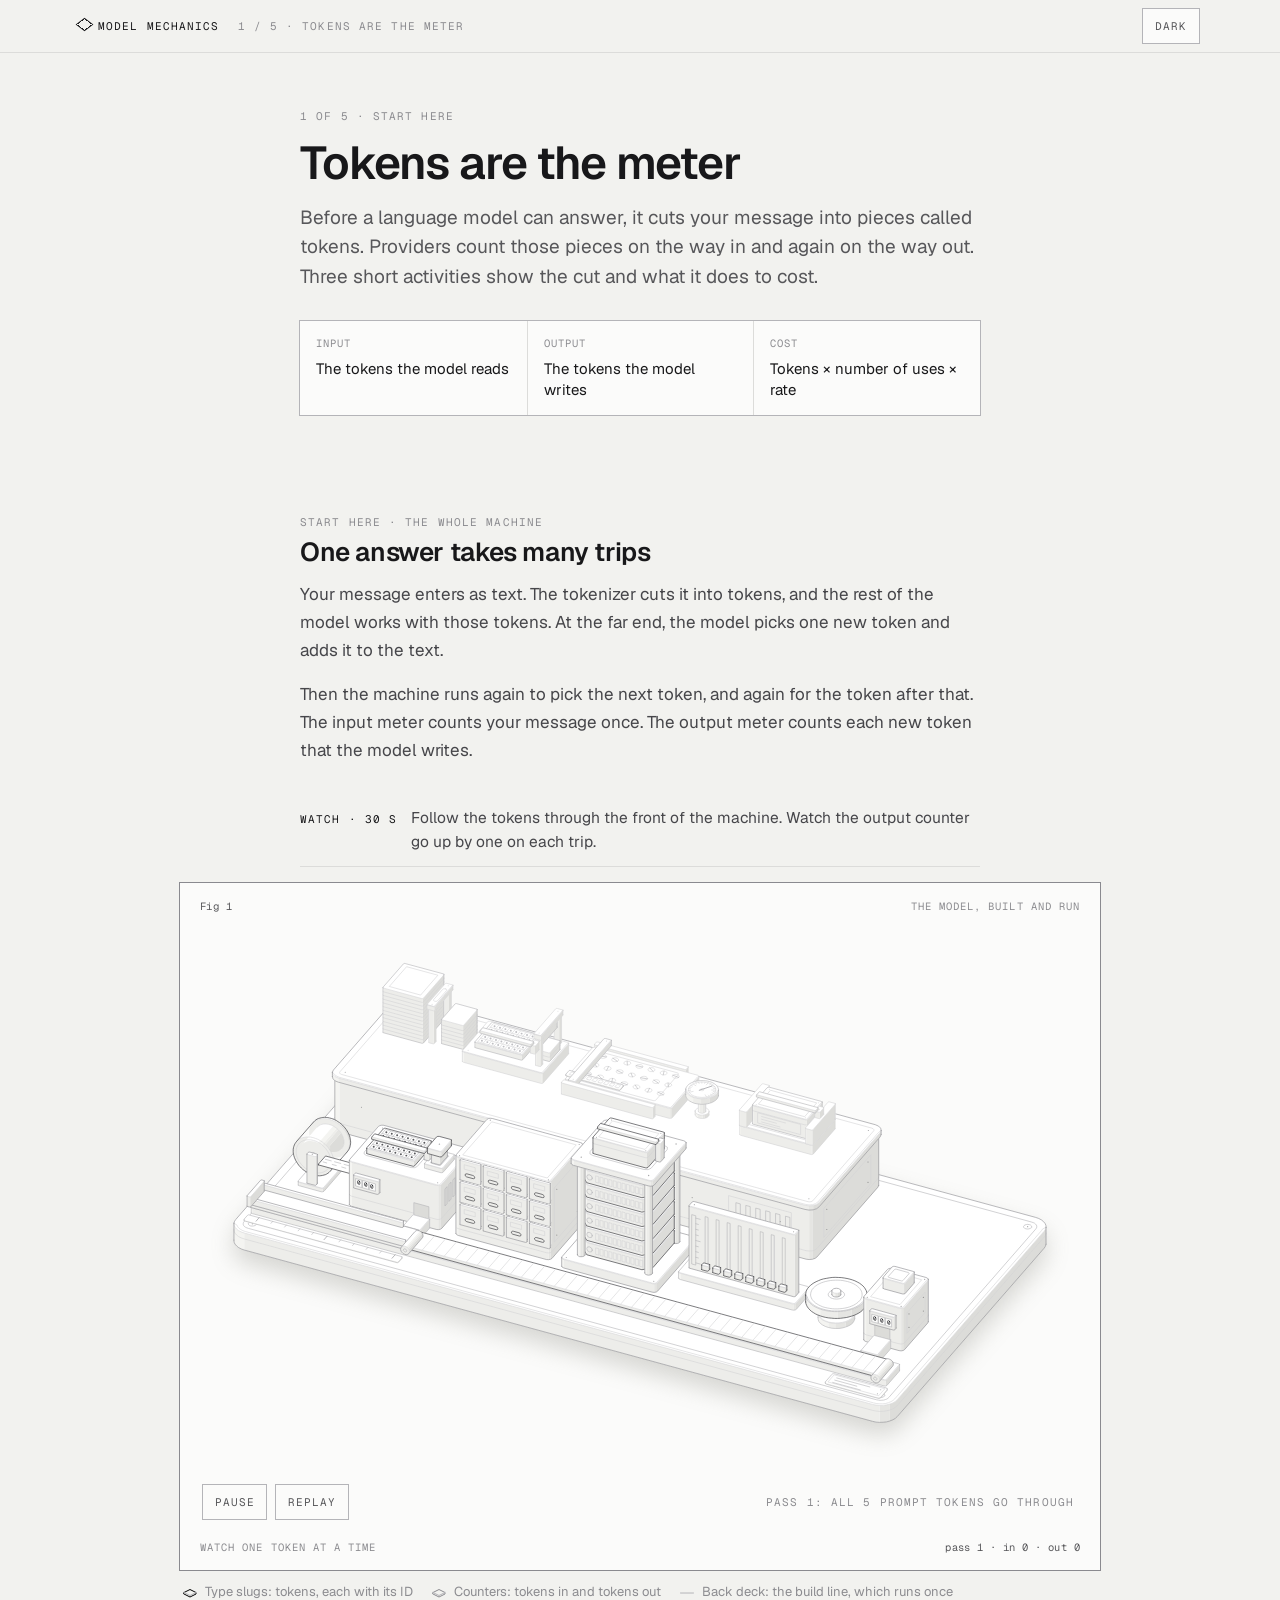
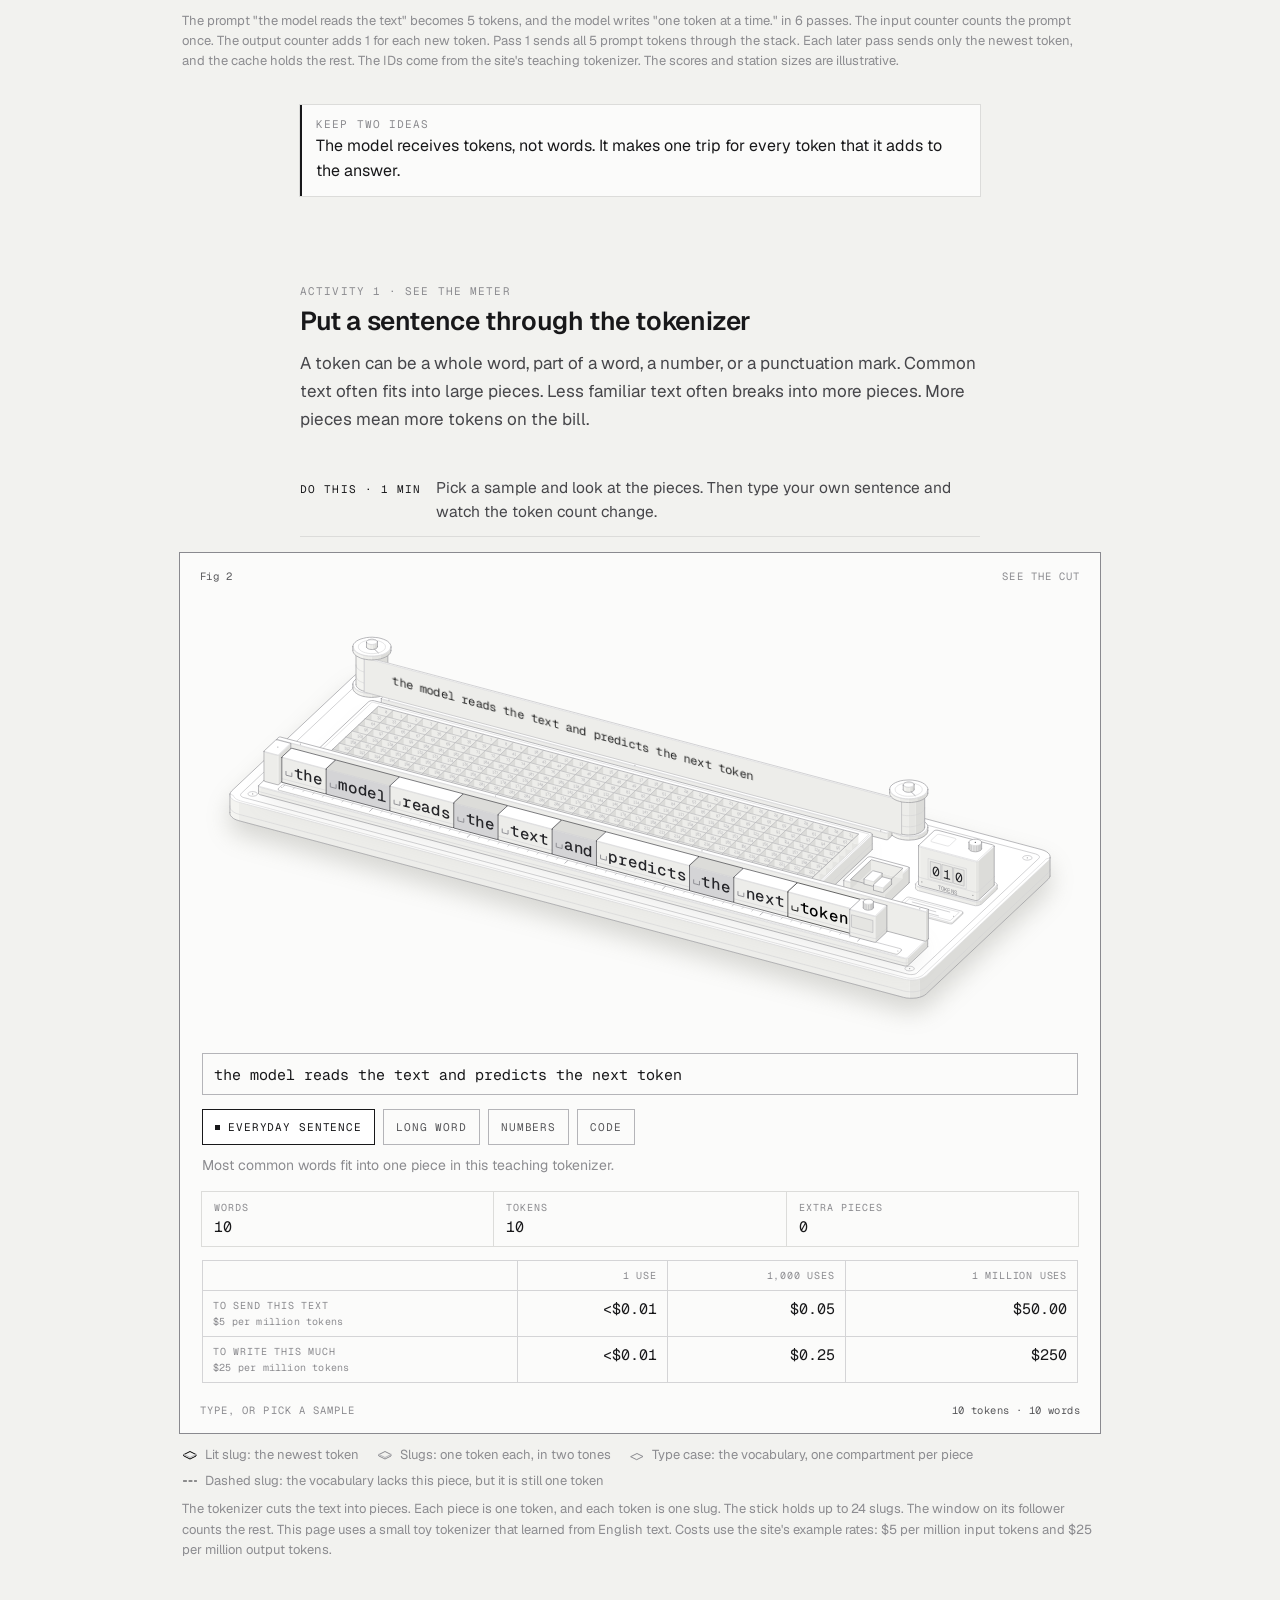
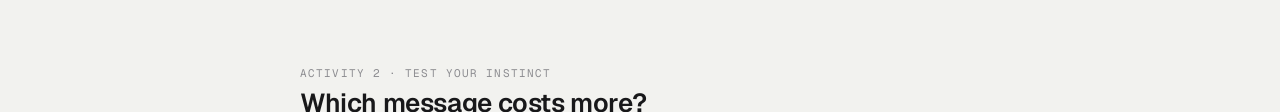
<file: articles/tokenizer-v2.html>
<!doctype html>
<html lang="en">
<head>
<meta charset="utf-8">
<meta name="viewport" content="width=device-width, initial-scale=1">
<title>Tokens are the meter · Model Mechanics</title>
<link rel="canonical" href="tokenizer.html">
<meta http-equiv="refresh" content="0; url=tokenizer.html">
</head>
<body>
<p>This page moved to <a href="tokenizer.html">Tokens are the meter</a>.</p>
</body>
</html>
</file>
